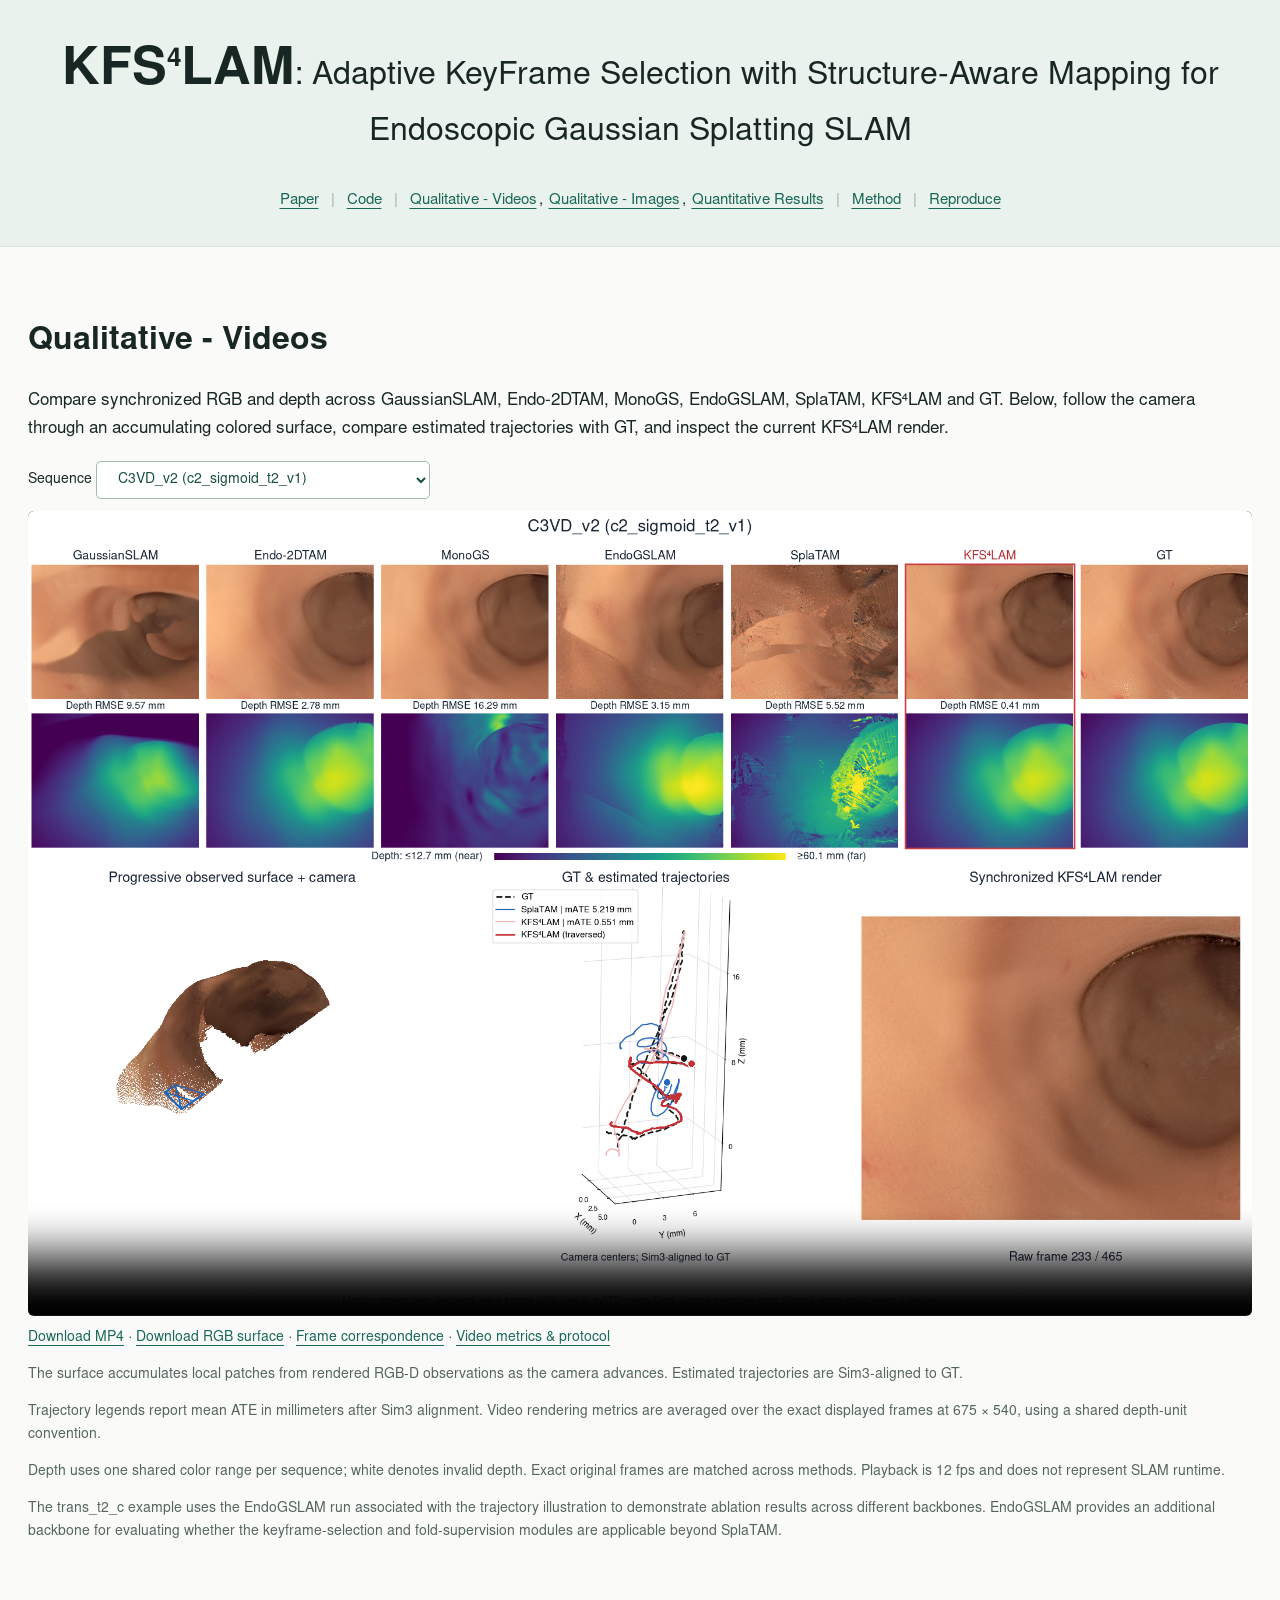
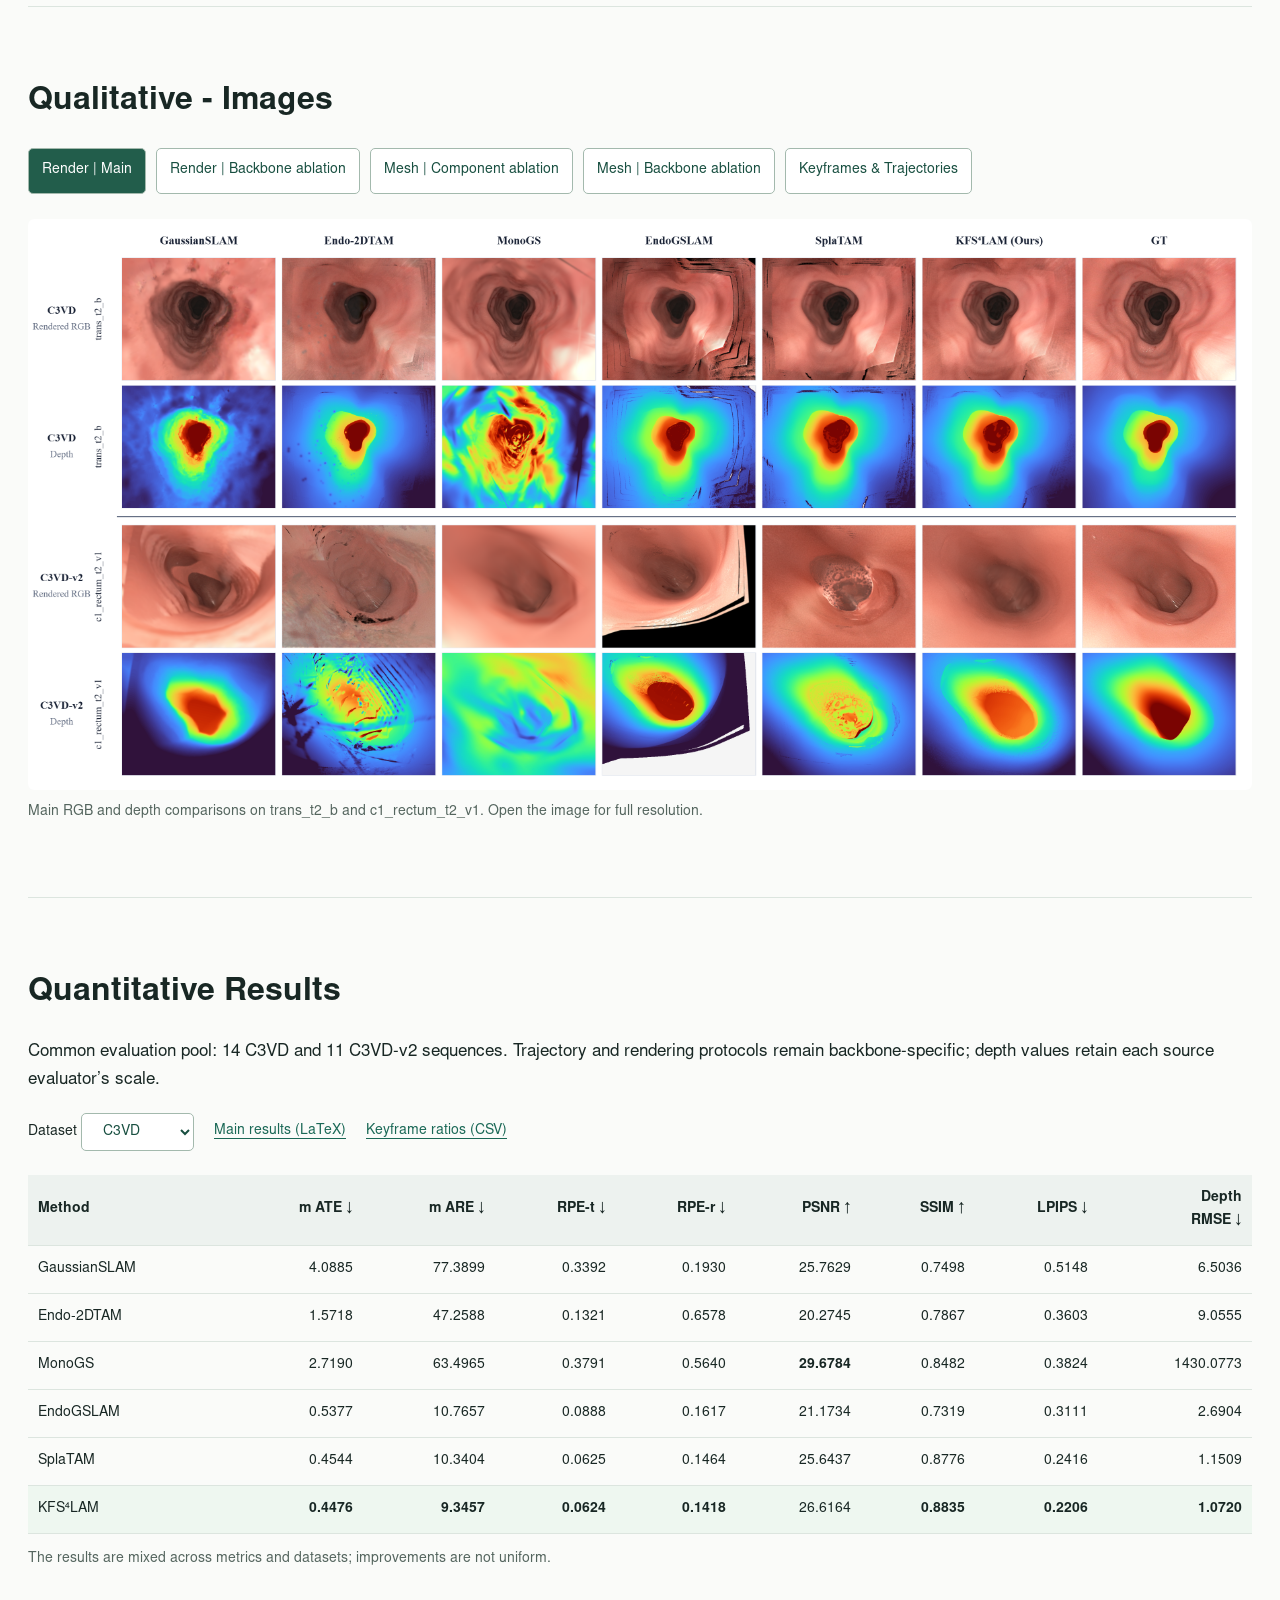
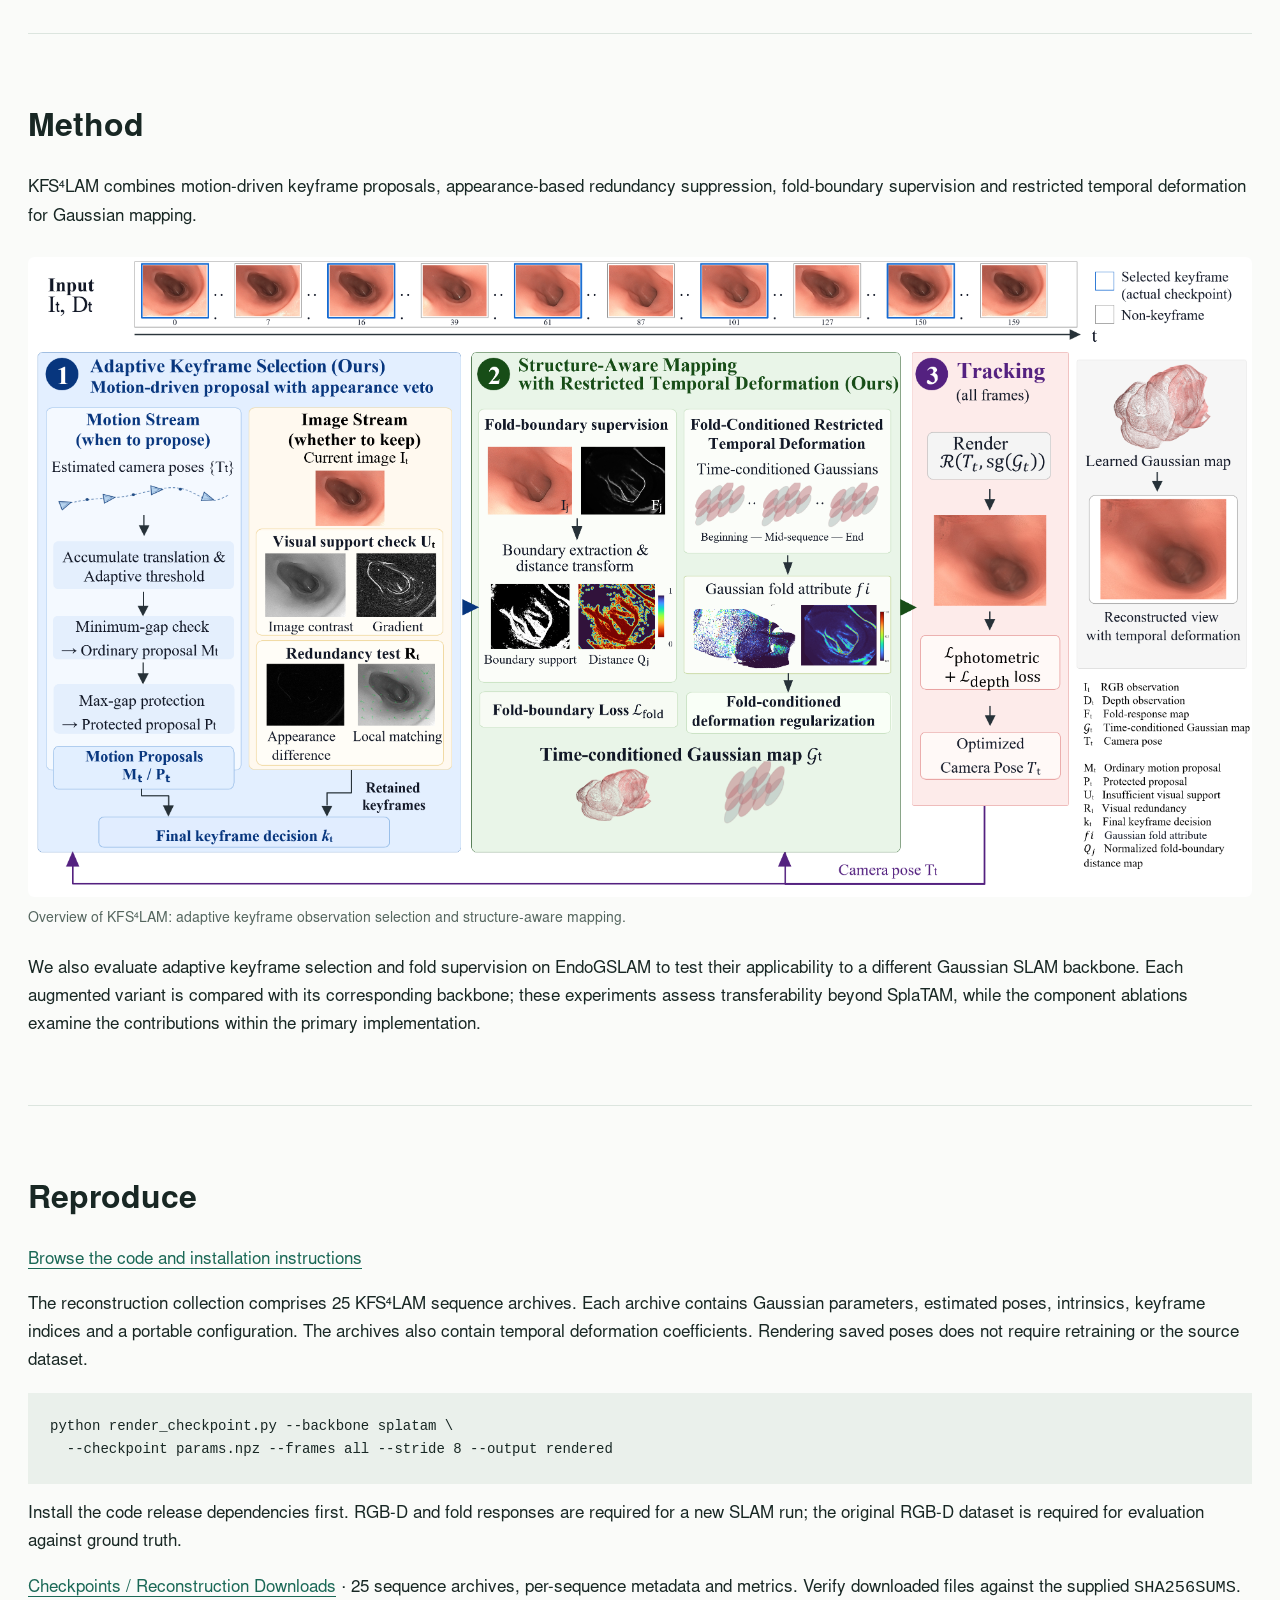
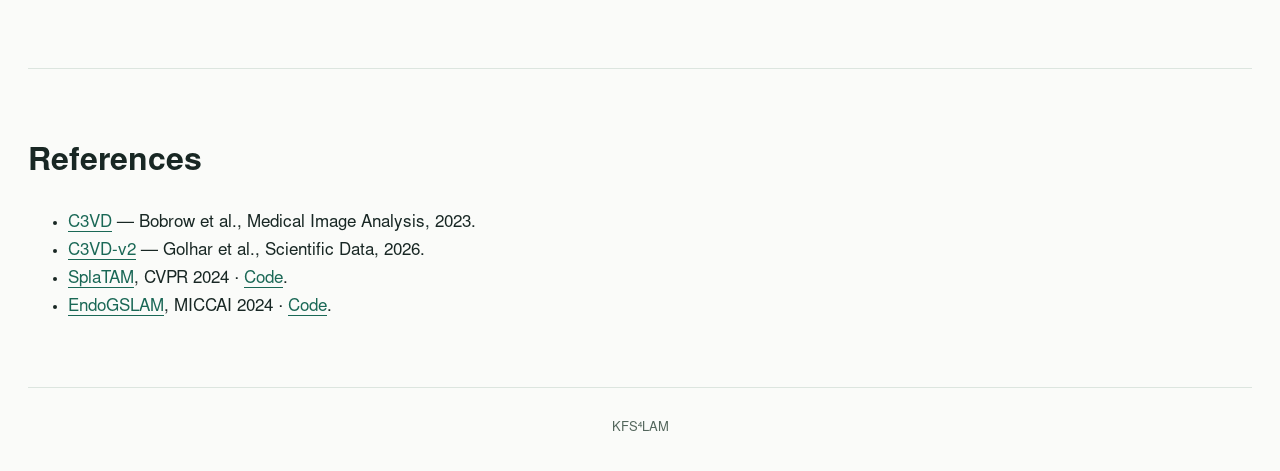
<file: docs/index.html>
<!doctype html><html lang="en"><head><meta charset="utf-8"><meta name="viewport" content="width=device-width,initial-scale=1"><meta name="referrer" content="no-referrer"><title>KFS⁴LAM: Adaptive KeyFrame Selection with Structure-Aware Mapping for Endoscopic Gaussian Splatting SLAM</title><link rel="icon" href="data:,"><link rel="stylesheet" href="style.css?v=20260916-apple"></head><body>
<header><h1><span class="brand">KFS<sup>4</sup>LAM</span><span class="title-rest">: Adaptive KeyFrame Selection with Structure-Aware Mapping for Endoscopic Gaussian Splatting SLAM</span></h1><nav aria-label="Page navigation"><a href="https://arxiv.org/abs/2610.22505" target="_blank" rel="noopener noreferrer">Paper</a><span aria-hidden="true">|</span><a href="https://anonymous.4open.science/r/KFS4LAM/">Code</a><span aria-hidden="true">|</span><a href="#videos">Qualitative - Videos</a><span class="nav-comma" aria-hidden="true">,</span><a href="#qualitative">Qualitative - Images</a><span class="nav-comma" aria-hidden="true">,</span><a href="#results">Quantitative Results</a><span aria-hidden="true">|</span><a href="#method">Method</a><span aria-hidden="true">|</span><a href="#reproduce">Reproduce</a></nav></header><main>
<section id="videos"><h2>Qualitative - Videos</h2><p>Compare synchronized RGB and depth across GaussianSLAM, Endo-2DTAM, MonoGS, EndoGSLAM, SplaTAM, KFS⁴LAM and GT. Below, follow the camera through an accumulating colored surface, compare estimated trajectories with GT, and inspect the current KFS⁴LAM render.</p><div class="controls"><label>Sequence <select id="video-sequence"><option value="c2_sigmoid_t2_v1">C3VD_v2 (c2_sigmoid_t2_v1)</option><option value="trans_t2_b">C3VD (trans_t2_b)</option><option value="trans_t2_c">C3VD (trans_t2_c) · EndoGSLAM backbone</option></select></label></div><figure><video id="splatam-video" controls preload="metadata" playsinline poster="assets/c2_sigmoid_t2_v1__rgbd_surface_preview.png?v=20260916-apple" ><source src="assets/c2_sigmoid_t2_v1__comparison_rgbd_surface.webm?v=20260916-apple" type="video/webm"><source src="assets/c2_sigmoid_t2_v1__comparison_rgbd_surface.mp4?v=20260916-apple" type="video/mp4"></video><figcaption><a id="splatam-download" href="assets/c2_sigmoid_t2_v1__comparison_rgbd_surface.mp4?v=20260916-apple" download>Download MP4</a> · <a id="mesh-download" href="assets/c2_sigmoid_t2_v1__observed_surface.ply?v=20260916-apple" download>Download RGB surface</a> · <a id="video-manifest" href="assets/c2_sigmoid_t2_v1__comparison_rgbd_surface.json?v=20260916-apple">Frame correspondence</a> · <a href="assets/video_metrics.json?v=20260916-apple">Video metrics &amp; protocol</a></figcaption></figure><p class="note">The surface accumulates local patches from rendered RGB-D observations as the camera advances. Estimated trajectories are Sim3-aligned to GT.</p><p class="note">Trajectory legends report mean ATE in millimeters after Sim3 alignment. Video rendering metrics are averaged over the exact displayed frames at 675 × 540, using a shared depth-unit convention.</p><p class="note">Depth uses one shared color range per sequence; white denotes invalid depth. Exact original frames are matched across methods. Playback is 12 fps and does not represent SLAM runtime.</p><p class="note">The trans_t2_c example uses the EndoGSLAM run associated with the trajectory illustration to demonstrate ablation results across different backbones. EndoGSLAM provides an additional backbone for evaluating whether the keyframe-selection and fold-supervision modules are applicable beyond SplaTAM.</p></section>
<section id="qualitative"><h2>Qualitative - Images</h2><div class="tabs"><button class="active" data-img="render_comparison.png">Render | Main</button><button data-img="ablation_render.svg">Render | Backbone ablation</button><button data-img="mesh_comparison.png">Mesh | Component ablation</button><button data-img="mesh_backbone_ablation.png">Mesh | Backbone ablation</button><button data-img="keyframe_trajectories.png">Keyframes &amp; Trajectories</button></div><figure><a id="fullsize" href="assets/render_comparison.png?v=20260916-apple"><img id="comparison" src="assets/render_comparison.png?v=20260916-apple" alt="Main RGB and depth comparison" loading="lazy"></a><figcaption id="comparison-caption">Main RGB and depth comparisons on trans_t2_b and c1_rectum_t2_v1. Open the image for full resolution.</figcaption></figure></section>
<section id="results"><h2>Quantitative Results</h2><p>Common evaluation pool: 14 C3VD and 11 C3VD-v2 sequences. Trajectory and rendering protocols remain backbone-specific; depth values retain each source evaluator’s scale.</p><div class="controls"><label>Dataset <select id="dataset"><option value="0">C3VD</option><option value="8">C3VD-v2</option></select></label><a href="main_results.tex" download>Main results (LaTeX)</a><a href="keyframe_ratios.csv" download>Keyframe ratios (CSV)</a></div><div class="table-wrap"><table><thead><tr><th>Method</th><th>m ATE ↓</th><th>m ARE ↓</th><th>RPE-t ↓</th><th>RPE-r ↓</th><th>PSNR ↑</th><th>SSIM ↑</th><th>LPIPS ↓</th><th>Depth<br>RMSE ↓</th></tr></thead><tbody id="scores"></tbody></table></div><p class="note">The results are mixed across metrics and datasets; improvements are not uniform. </p></section>
<section id="method"><h2>Method</h2><p>KFS⁴LAM combines motion-driven keyframe proposals, appearance-based redundancy suppression, fold-boundary supervision and restricted temporal deformation for Gaussian mapping.</p><figure><a href="assets/pipeline.png?v=20260916-apple"><img src="assets/pipeline.png?v=20260916-apple" alt="Pipeline overview"></a><figcaption>Overview of KFS⁴LAM: adaptive keyframe observation selection and structure-aware mapping.</figcaption></figure><p>We also evaluate adaptive keyframe selection and fold supervision on EndoGSLAM to test their applicability to a different Gaussian SLAM backbone. Each augmented variant is compared with its corresponding backbone; these experiments assess transferability beyond SplaTAM, while the component ablations examine the contributions within the primary implementation.</p></section>
<section id="reproduce"><h2>Reproduce</h2><p><a href="https://anonymous.4open.science/r/KFS4LAM/">Browse the code and installation instructions</a></p><p>The reconstruction collection comprises 25 KFS⁴LAM sequence archives. Each archive contains Gaussian parameters, estimated poses, intrinsics, keyframe indices and a portable configuration. The archives also contain temporal deformation coefficients. Rendering saved poses does not require retraining or the source dataset.</p><pre>python render_checkpoint.py --backbone splatam \
  --checkpoint params.npz --frames all --stride 8 --output rendered</pre><p>Install the code release dependencies first. RGB-D and fold responses are required for a new SLAM run; the original RGB-D dataset is required for evaluation against ground truth.</p><p><a href="https://github.com/XinweiJu/KFSLAM/releases/tag/reconstructions-v1">Checkpoints / Reconstruction Downloads</a> · 25 sequence archives, per-sequence metadata and metrics. Verify downloaded files against the supplied <code>SHA256SUMS</code>.</p></section>
<section id="references"><h2>References</h2><ul><li><a href="https://durrlab.github.io/C3VD/">C3VD</a> — Bobrow et al., Medical Image Analysis, 2023.</li><li><a href="https://durrlab.github.io/C3VDv2/">C3VD-v2</a> — Golhar et al., Scientific Data, 2026.</li><li><a href="https://arxiv.org/abs/2312.02126">SplaTAM</a>, CVPR 2024 · <a href="https://github.com/spla-tam/SplaTAM">Code</a>.</li><li><a href="https://arxiv.org/abs/2403.15124">EndoGSLAM</a>, MICCAI 2024 · <a href="https://github.com/Loping151/EndoGSLAM">Code</a>.</li></ul></section>
</main><footer>KFS⁴LAM</footer><script src="app.js?v=20260916-apple"></script></body></html>
</file>
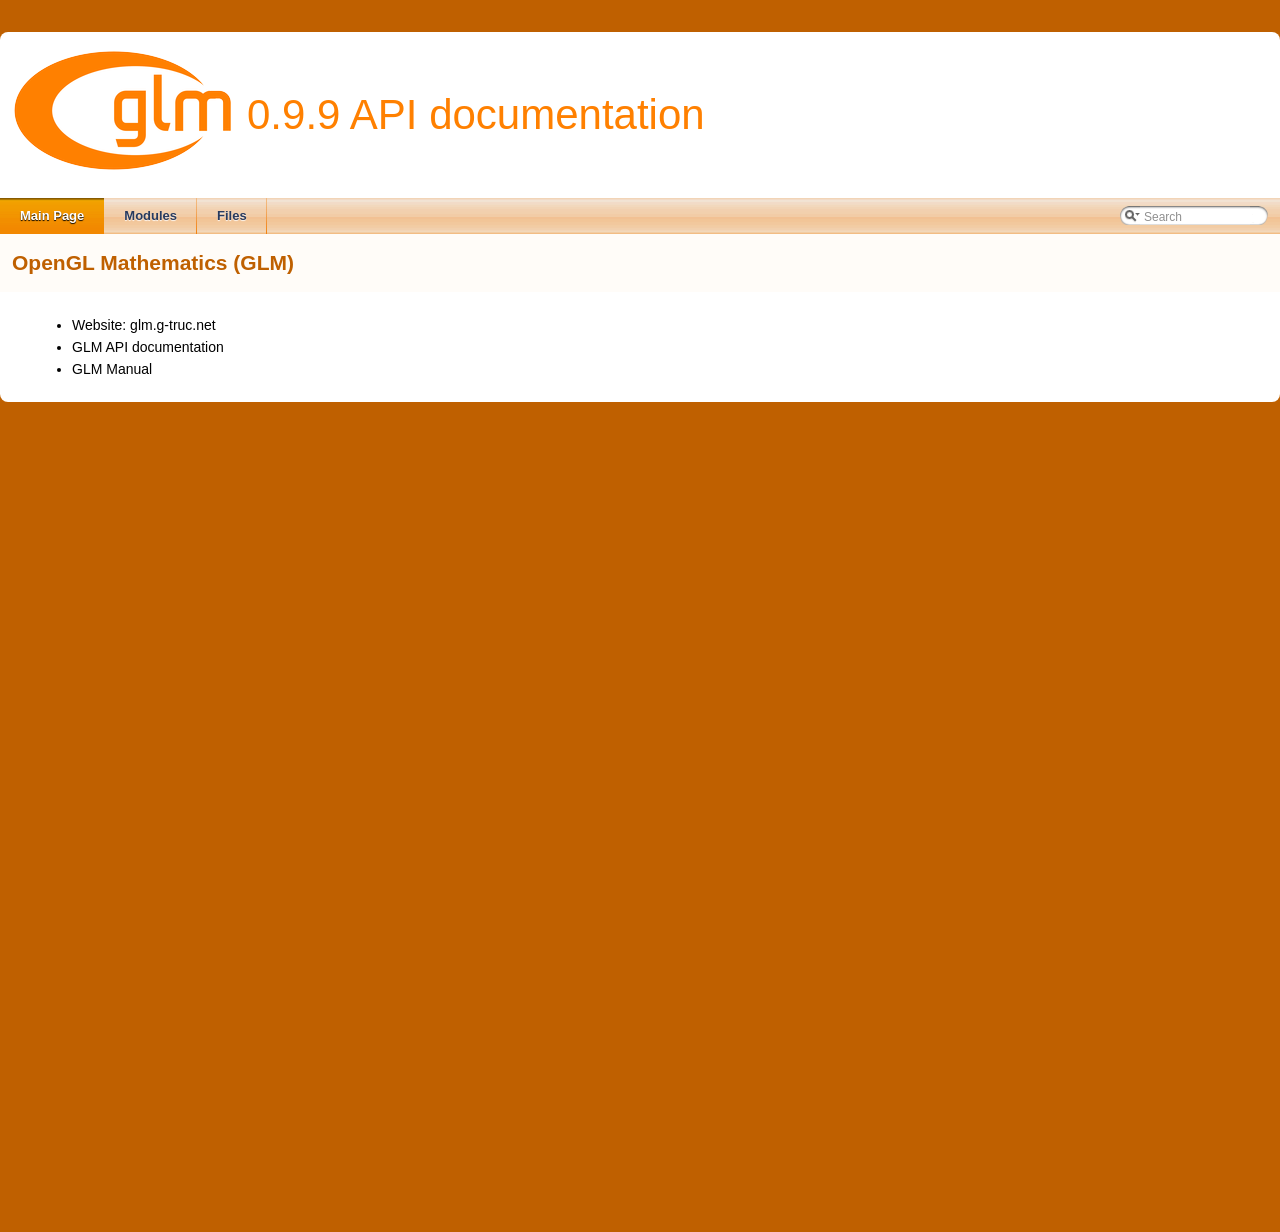
<file: third_party/monogs_rasterizer/third_party/glm/doc/api/index.html>
<!DOCTYPE html PUBLIC "-//W3C//DTD XHTML 1.0 Transitional//EN" "http://www.w3.org/TR/xhtml1/DTD/xhtml1-transitional.dtd">
<html xmlns="http://www.w3.org/1999/xhtml">
<head>
<meta http-equiv="Content-Type" content="text/xhtml;charset=UTF-8"/>
<meta http-equiv="X-UA-Compatible" content="IE=9"/>
<meta name="generator" content="Doxygen 1.8.10"/>
<title>0.9.9 API documentation: OpenGL Mathematics (GLM)</title>
<link href="tabs.css" rel="stylesheet" type="text/css"/>
<script type="text/javascript" src="jquery.js"></script>
<script type="text/javascript" src="dynsections.js"></script>
<link href="search/search.css" rel="stylesheet" type="text/css"/>
<script type="text/javascript" src="search/searchdata.js"></script>
<script type="text/javascript" src="search/search.js"></script>
<script type="text/javascript">
  $(document).ready(function() { init_search(); });
</script>
<link href="doxygen.css" rel="stylesheet" type="text/css" />
</head>
<body>
<div id="top"><!-- do not remove this div, it is closed by doxygen! -->
<div id="titlearea">
<table cellspacing="0" cellpadding="0">
 <tbody>
 <tr style="height: 56px;">
  <td id="projectlogo"><img alt="Logo" src="logo-mini.png"/></td>
  <td id="projectalign" style="padding-left: 0.5em;">
   <div id="projectname">0.9.9 API documentation
   </div>
  </td>
 </tr>
 </tbody>
</table>
</div>
<!-- end header part -->
<!-- Generated by Doxygen 1.8.10 -->
<script type="text/javascript">
var searchBox = new SearchBox("searchBox", "search",false,'Search');
</script>
  <div id="navrow1" class="tabs">
    <ul class="tablist">
      <li class="current"><a href="index.html"><span>Main&#160;Page</span></a></li>
      <li><a href="modules.html"><span>Modules</span></a></li>
      <li><a href="files.html"><span>Files</span></a></li>
      <li>
        <div id="MSearchBox" class="MSearchBoxInactive">
        <span class="left">
          <img id="MSearchSelect" src="search/mag_sel.png"
               onmouseover="return searchBox.OnSearchSelectShow()"
               onmouseout="return searchBox.OnSearchSelectHide()"
               alt=""/>
          <input type="text" id="MSearchField" value="Search" accesskey="S"
               onfocus="searchBox.OnSearchFieldFocus(true)" 
               onblur="searchBox.OnSearchFieldFocus(false)" 
               onkeyup="searchBox.OnSearchFieldChange(event)"/>
          </span><span class="right">
            <a id="MSearchClose" href="javascript:searchBox.CloseResultsWindow()"><img id="MSearchCloseImg" border="0" src="search/close.png" alt=""/></a>
          </span>
        </div>
      </li>
    </ul>
  </div>
</div><!-- top -->
<!-- window showing the filter options -->
<div id="MSearchSelectWindow"
     onmouseover="return searchBox.OnSearchSelectShow()"
     onmouseout="return searchBox.OnSearchSelectHide()"
     onkeydown="return searchBox.OnSearchSelectKey(event)">
</div>

<!-- iframe showing the search results (closed by default) -->
<div id="MSearchResultsWindow">
<iframe src="javascript:void(0)" frameborder="0" 
        name="MSearchResults" id="MSearchResults">
</iframe>
</div>

<div class="header">
  <div class="headertitle">
<div class="title">OpenGL Mathematics (GLM) </div>  </div>
</div><!--header-->
<div class="contents">
<div class="textblock"><ul>
<li>Website: <a href="https://glm.g-truc.net">glm.g-truc.net</a></li>
<li><a href="modules.html">GLM API documentation</a></li>
<li><a href="https://github.com/g-truc/glm/blob/master/manual.md">GLM Manual</a> </li>
</ul>
</div></div><!-- contents -->
<!-- start footer part -->
<hr class="footer"/><address class="footer"><small>
Generated by &#160;<a href="http://www.doxygen.org/index.html">
<img class="footer" src="doxygen.png" alt="doxygen"/>
</a> 1.8.10
</small></address>
</body>
</html>
</file>
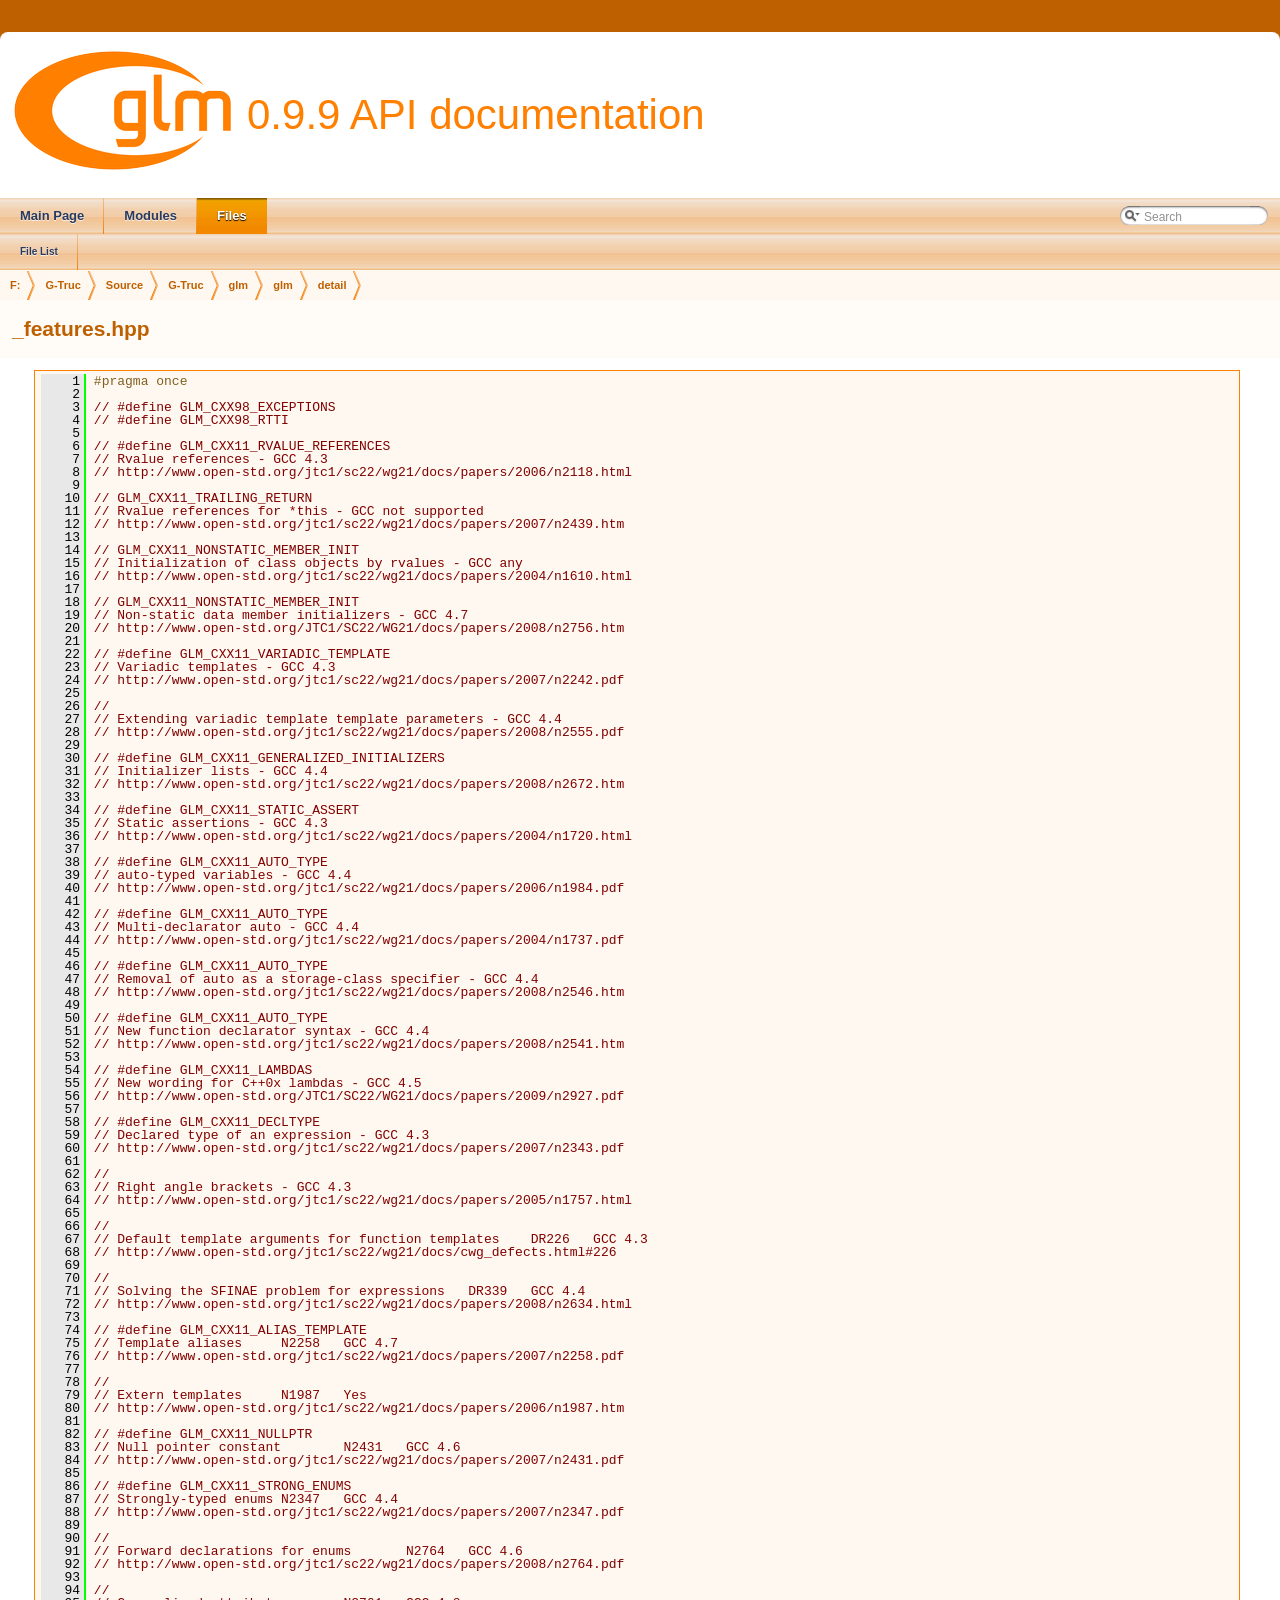
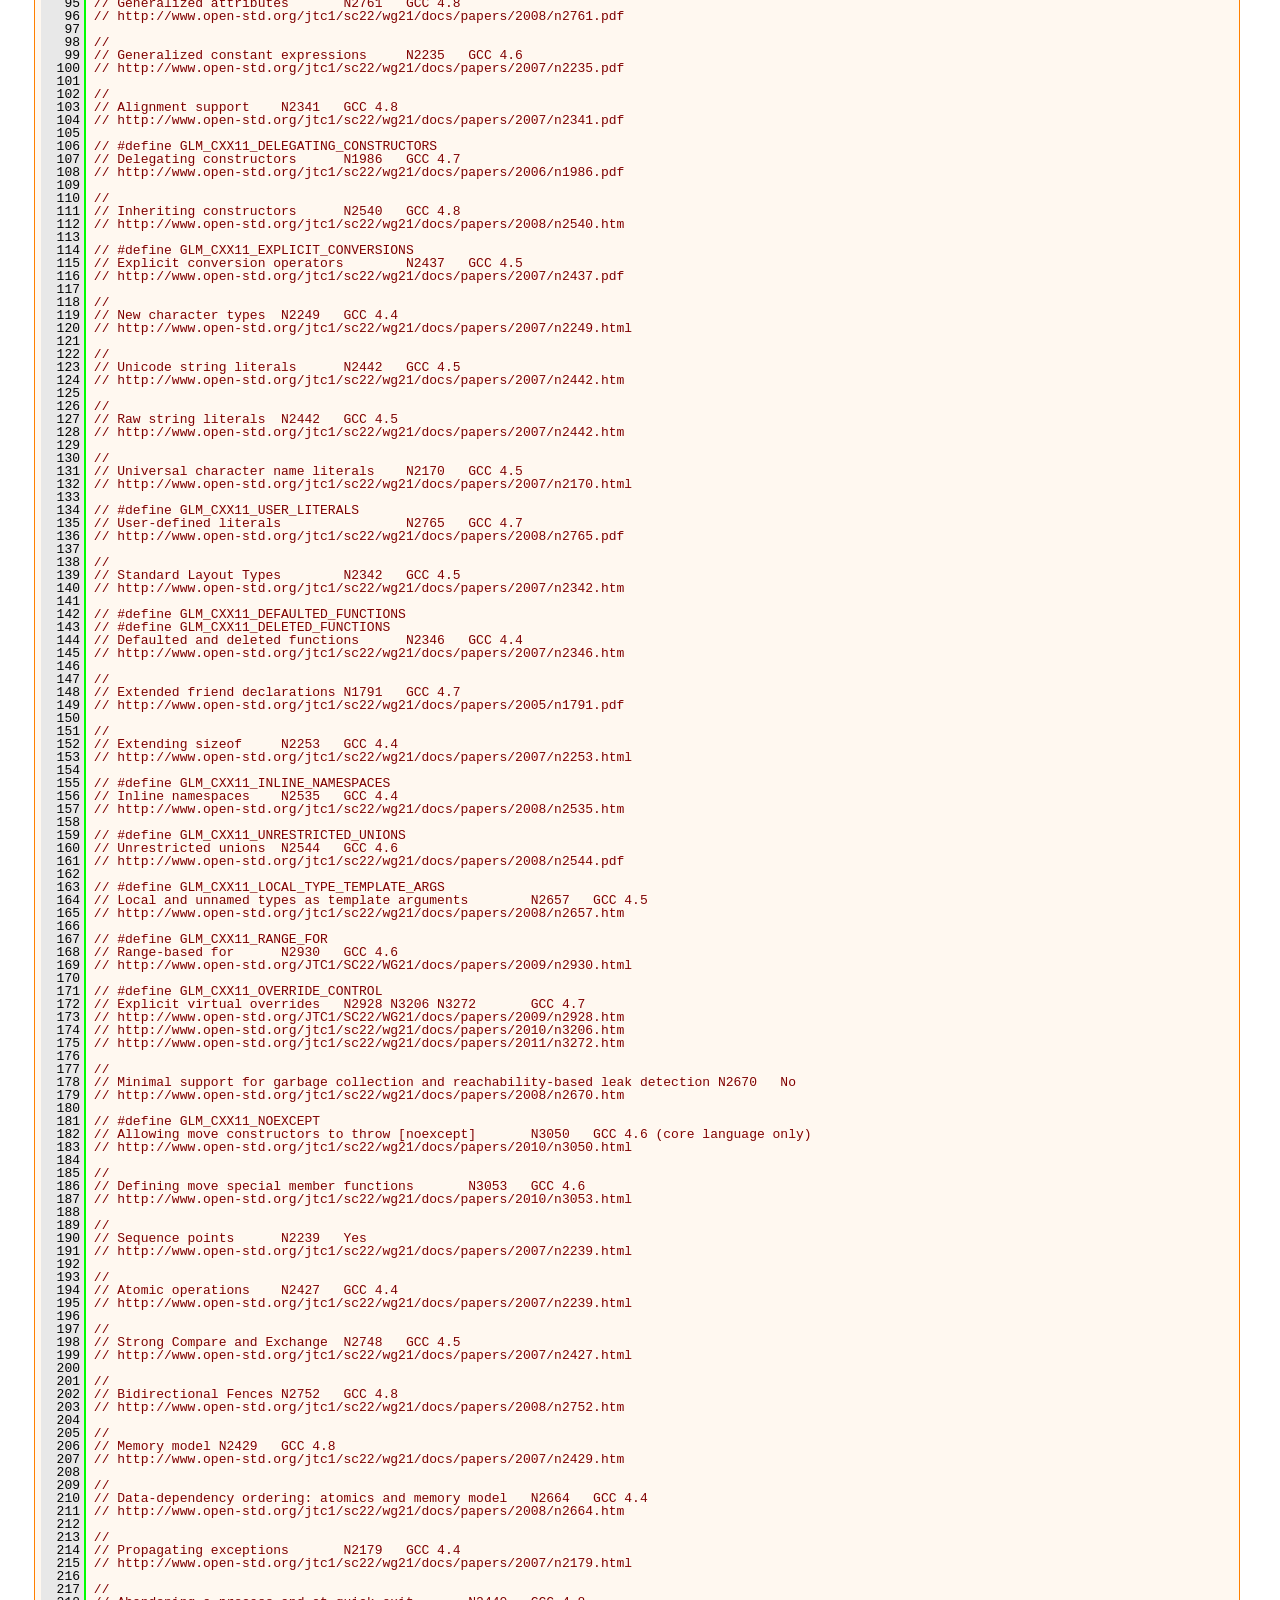
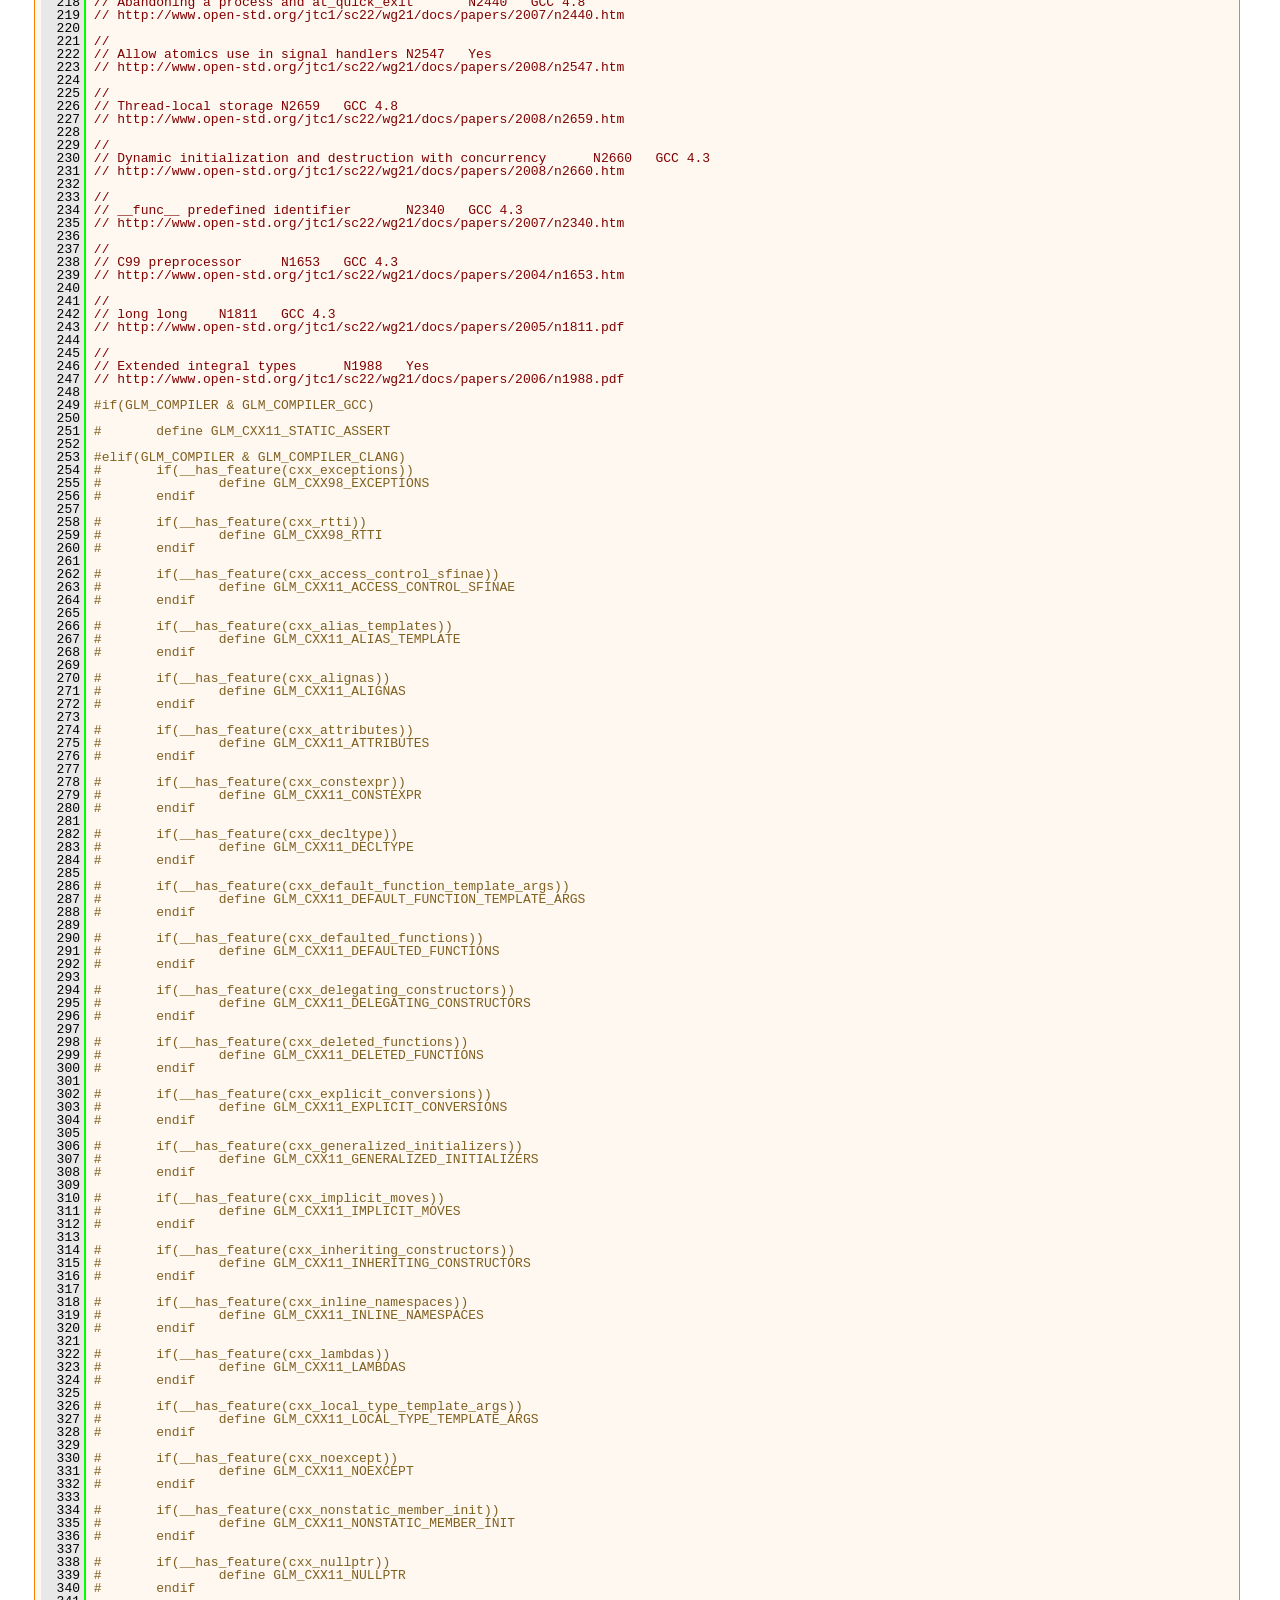
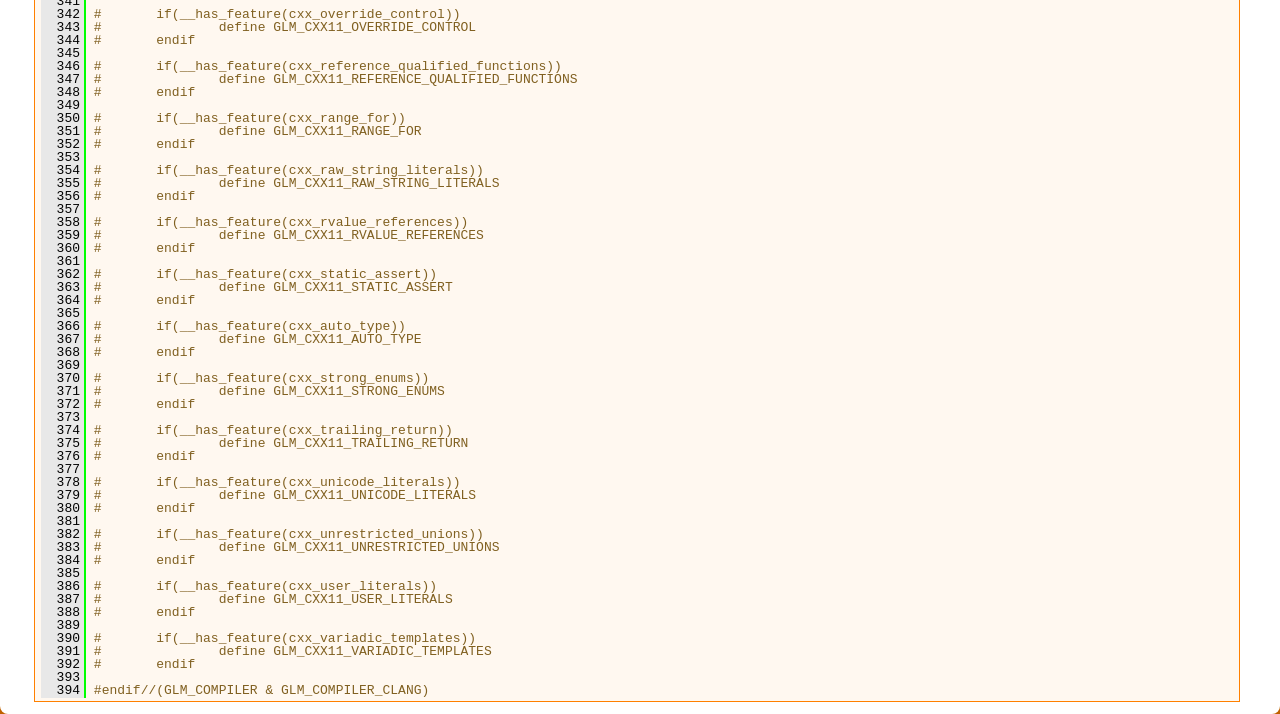
<file: third_party/monogs_rasterizer/third_party/glm/doc/api/a00001_source.html>
<!DOCTYPE html PUBLIC "-//W3C//DTD XHTML 1.0 Transitional//EN" "http://www.w3.org/TR/xhtml1/DTD/xhtml1-transitional.dtd">
<html xmlns="http://www.w3.org/1999/xhtml">
<head>
<meta http-equiv="Content-Type" content="text/xhtml;charset=UTF-8"/>
<meta http-equiv="X-UA-Compatible" content="IE=9"/>
<meta name="generator" content="Doxygen 1.8.10"/>
<title>0.9.9 API documentation: _features.hpp Source File</title>
<link href="tabs.css" rel="stylesheet" type="text/css"/>
<script type="text/javascript" src="jquery.js"></script>
<script type="text/javascript" src="dynsections.js"></script>
<link href="search/search.css" rel="stylesheet" type="text/css"/>
<script type="text/javascript" src="search/searchdata.js"></script>
<script type="text/javascript" src="search/search.js"></script>
<script type="text/javascript">
  $(document).ready(function() { init_search(); });
</script>
<link href="doxygen.css" rel="stylesheet" type="text/css" />
</head>
<body>
<div id="top"><!-- do not remove this div, it is closed by doxygen! -->
<div id="titlearea">
<table cellspacing="0" cellpadding="0">
 <tbody>
 <tr style="height: 56px;">
  <td id="projectlogo"><img alt="Logo" src="logo-mini.png"/></td>
  <td id="projectalign" style="padding-left: 0.5em;">
   <div id="projectname">0.9.9 API documentation
   </div>
  </td>
 </tr>
 </tbody>
</table>
</div>
<!-- end header part -->
<!-- Generated by Doxygen 1.8.10 -->
<script type="text/javascript">
var searchBox = new SearchBox("searchBox", "search",false,'Search');
</script>
  <div id="navrow1" class="tabs">
    <ul class="tablist">
      <li><a href="index.html"><span>Main&#160;Page</span></a></li>
      <li><a href="modules.html"><span>Modules</span></a></li>
      <li class="current"><a href="files.html"><span>Files</span></a></li>
      <li>
        <div id="MSearchBox" class="MSearchBoxInactive">
        <span class="left">
          <img id="MSearchSelect" src="search/mag_sel.png"
               onmouseover="return searchBox.OnSearchSelectShow()"
               onmouseout="return searchBox.OnSearchSelectHide()"
               alt=""/>
          <input type="text" id="MSearchField" value="Search" accesskey="S"
               onfocus="searchBox.OnSearchFieldFocus(true)" 
               onblur="searchBox.OnSearchFieldFocus(false)" 
               onkeyup="searchBox.OnSearchFieldChange(event)"/>
          </span><span class="right">
            <a id="MSearchClose" href="javascript:searchBox.CloseResultsWindow()"><img id="MSearchCloseImg" border="0" src="search/close.png" alt=""/></a>
          </span>
        </div>
      </li>
    </ul>
  </div>
  <div id="navrow2" class="tabs2">
    <ul class="tablist">
      <li><a href="files.html"><span>File&#160;List</span></a></li>
    </ul>
  </div>
<!-- window showing the filter options -->
<div id="MSearchSelectWindow"
     onmouseover="return searchBox.OnSearchSelectShow()"
     onmouseout="return searchBox.OnSearchSelectHide()"
     onkeydown="return searchBox.OnSearchSelectKey(event)">
</div>

<!-- iframe showing the search results (closed by default) -->
<div id="MSearchResultsWindow">
<iframe src="javascript:void(0)" frameborder="0" 
        name="MSearchResults" id="MSearchResults">
</iframe>
</div>

<div id="nav-path" class="navpath">
  <ul>
<li class="navelem"><a class="el" href="dir_3a581ba30d25676e4b797b1f96d53b45.html">F:</a></li><li class="navelem"><a class="el" href="dir_9e5fe034a00e89334fd5186c3e7db156.html">G-Truc</a></li><li class="navelem"><a class="el" href="dir_d9496f0844b48bc7e53b5af8c99b9ab2.html">Source</a></li><li class="navelem"><a class="el" href="dir_a8bee7be44182a33f3820393ae0b105d.html">G-Truc</a></li><li class="navelem"><a class="el" href="dir_44e5e654415abd9ca6fdeaddaff8565e.html">glm</a></li><li class="navelem"><a class="el" href="dir_cef2d71d502cb69a9252bca2297d9549.html">glm</a></li><li class="navelem"><a class="el" href="dir_033f5edb0915b828d2c46ed4804e5503.html">detail</a></li>  </ul>
</div>
</div><!-- top -->
<div class="header">
  <div class="headertitle">
<div class="title">_features.hpp</div>  </div>
</div><!--header-->
<div class="contents">
<div class="fragment"><div class="line"><a name="l00001"></a><span class="lineno">    1</span>&#160;<span class="preprocessor">#pragma once</span></div>
<div class="line"><a name="l00002"></a><span class="lineno">    2</span>&#160;</div>
<div class="line"><a name="l00003"></a><span class="lineno">    3</span>&#160;<span class="comment">// #define GLM_CXX98_EXCEPTIONS</span></div>
<div class="line"><a name="l00004"></a><span class="lineno">    4</span>&#160;<span class="comment">// #define GLM_CXX98_RTTI</span></div>
<div class="line"><a name="l00005"></a><span class="lineno">    5</span>&#160;</div>
<div class="line"><a name="l00006"></a><span class="lineno">    6</span>&#160;<span class="comment">// #define GLM_CXX11_RVALUE_REFERENCES</span></div>
<div class="line"><a name="l00007"></a><span class="lineno">    7</span>&#160;<span class="comment">// Rvalue references - GCC 4.3</span></div>
<div class="line"><a name="l00008"></a><span class="lineno">    8</span>&#160;<span class="comment">// http://www.open-std.org/jtc1/sc22/wg21/docs/papers/2006/n2118.html</span></div>
<div class="line"><a name="l00009"></a><span class="lineno">    9</span>&#160;</div>
<div class="line"><a name="l00010"></a><span class="lineno">   10</span>&#160;<span class="comment">// GLM_CXX11_TRAILING_RETURN</span></div>
<div class="line"><a name="l00011"></a><span class="lineno">   11</span>&#160;<span class="comment">// Rvalue references for *this - GCC not supported</span></div>
<div class="line"><a name="l00012"></a><span class="lineno">   12</span>&#160;<span class="comment">// http://www.open-std.org/jtc1/sc22/wg21/docs/papers/2007/n2439.htm</span></div>
<div class="line"><a name="l00013"></a><span class="lineno">   13</span>&#160;</div>
<div class="line"><a name="l00014"></a><span class="lineno">   14</span>&#160;<span class="comment">// GLM_CXX11_NONSTATIC_MEMBER_INIT</span></div>
<div class="line"><a name="l00015"></a><span class="lineno">   15</span>&#160;<span class="comment">// Initialization of class objects by rvalues - GCC any</span></div>
<div class="line"><a name="l00016"></a><span class="lineno">   16</span>&#160;<span class="comment">// http://www.open-std.org/jtc1/sc22/wg21/docs/papers/2004/n1610.html</span></div>
<div class="line"><a name="l00017"></a><span class="lineno">   17</span>&#160;</div>
<div class="line"><a name="l00018"></a><span class="lineno">   18</span>&#160;<span class="comment">// GLM_CXX11_NONSTATIC_MEMBER_INIT</span></div>
<div class="line"><a name="l00019"></a><span class="lineno">   19</span>&#160;<span class="comment">// Non-static data member initializers - GCC 4.7</span></div>
<div class="line"><a name="l00020"></a><span class="lineno">   20</span>&#160;<span class="comment">// http://www.open-std.org/JTC1/SC22/WG21/docs/papers/2008/n2756.htm</span></div>
<div class="line"><a name="l00021"></a><span class="lineno">   21</span>&#160;</div>
<div class="line"><a name="l00022"></a><span class="lineno">   22</span>&#160;<span class="comment">// #define GLM_CXX11_VARIADIC_TEMPLATE</span></div>
<div class="line"><a name="l00023"></a><span class="lineno">   23</span>&#160;<span class="comment">// Variadic templates - GCC 4.3</span></div>
<div class="line"><a name="l00024"></a><span class="lineno">   24</span>&#160;<span class="comment">// http://www.open-std.org/jtc1/sc22/wg21/docs/papers/2007/n2242.pdf</span></div>
<div class="line"><a name="l00025"></a><span class="lineno">   25</span>&#160;</div>
<div class="line"><a name="l00026"></a><span class="lineno">   26</span>&#160;<span class="comment">//</span></div>
<div class="line"><a name="l00027"></a><span class="lineno">   27</span>&#160;<span class="comment">// Extending variadic template template parameters - GCC 4.4</span></div>
<div class="line"><a name="l00028"></a><span class="lineno">   28</span>&#160;<span class="comment">// http://www.open-std.org/jtc1/sc22/wg21/docs/papers/2008/n2555.pdf</span></div>
<div class="line"><a name="l00029"></a><span class="lineno">   29</span>&#160;</div>
<div class="line"><a name="l00030"></a><span class="lineno">   30</span>&#160;<span class="comment">// #define GLM_CXX11_GENERALIZED_INITIALIZERS</span></div>
<div class="line"><a name="l00031"></a><span class="lineno">   31</span>&#160;<span class="comment">// Initializer lists - GCC 4.4</span></div>
<div class="line"><a name="l00032"></a><span class="lineno">   32</span>&#160;<span class="comment">// http://www.open-std.org/jtc1/sc22/wg21/docs/papers/2008/n2672.htm</span></div>
<div class="line"><a name="l00033"></a><span class="lineno">   33</span>&#160;</div>
<div class="line"><a name="l00034"></a><span class="lineno">   34</span>&#160;<span class="comment">// #define GLM_CXX11_STATIC_ASSERT</span></div>
<div class="line"><a name="l00035"></a><span class="lineno">   35</span>&#160;<span class="comment">// Static assertions - GCC 4.3</span></div>
<div class="line"><a name="l00036"></a><span class="lineno">   36</span>&#160;<span class="comment">// http://www.open-std.org/jtc1/sc22/wg21/docs/papers/2004/n1720.html</span></div>
<div class="line"><a name="l00037"></a><span class="lineno">   37</span>&#160;</div>
<div class="line"><a name="l00038"></a><span class="lineno">   38</span>&#160;<span class="comment">// #define GLM_CXX11_AUTO_TYPE</span></div>
<div class="line"><a name="l00039"></a><span class="lineno">   39</span>&#160;<span class="comment">// auto-typed variables - GCC 4.4</span></div>
<div class="line"><a name="l00040"></a><span class="lineno">   40</span>&#160;<span class="comment">// http://www.open-std.org/jtc1/sc22/wg21/docs/papers/2006/n1984.pdf</span></div>
<div class="line"><a name="l00041"></a><span class="lineno">   41</span>&#160;</div>
<div class="line"><a name="l00042"></a><span class="lineno">   42</span>&#160;<span class="comment">// #define GLM_CXX11_AUTO_TYPE</span></div>
<div class="line"><a name="l00043"></a><span class="lineno">   43</span>&#160;<span class="comment">// Multi-declarator auto - GCC 4.4</span></div>
<div class="line"><a name="l00044"></a><span class="lineno">   44</span>&#160;<span class="comment">// http://www.open-std.org/jtc1/sc22/wg21/docs/papers/2004/n1737.pdf</span></div>
<div class="line"><a name="l00045"></a><span class="lineno">   45</span>&#160;</div>
<div class="line"><a name="l00046"></a><span class="lineno">   46</span>&#160;<span class="comment">// #define GLM_CXX11_AUTO_TYPE</span></div>
<div class="line"><a name="l00047"></a><span class="lineno">   47</span>&#160;<span class="comment">// Removal of auto as a storage-class specifier - GCC 4.4</span></div>
<div class="line"><a name="l00048"></a><span class="lineno">   48</span>&#160;<span class="comment">// http://www.open-std.org/jtc1/sc22/wg21/docs/papers/2008/n2546.htm</span></div>
<div class="line"><a name="l00049"></a><span class="lineno">   49</span>&#160;</div>
<div class="line"><a name="l00050"></a><span class="lineno">   50</span>&#160;<span class="comment">// #define GLM_CXX11_AUTO_TYPE</span></div>
<div class="line"><a name="l00051"></a><span class="lineno">   51</span>&#160;<span class="comment">// New function declarator syntax - GCC 4.4</span></div>
<div class="line"><a name="l00052"></a><span class="lineno">   52</span>&#160;<span class="comment">// http://www.open-std.org/jtc1/sc22/wg21/docs/papers/2008/n2541.htm</span></div>
<div class="line"><a name="l00053"></a><span class="lineno">   53</span>&#160;</div>
<div class="line"><a name="l00054"></a><span class="lineno">   54</span>&#160;<span class="comment">// #define GLM_CXX11_LAMBDAS</span></div>
<div class="line"><a name="l00055"></a><span class="lineno">   55</span>&#160;<span class="comment">// New wording for C++0x lambdas - GCC 4.5</span></div>
<div class="line"><a name="l00056"></a><span class="lineno">   56</span>&#160;<span class="comment">// http://www.open-std.org/JTC1/SC22/WG21/docs/papers/2009/n2927.pdf</span></div>
<div class="line"><a name="l00057"></a><span class="lineno">   57</span>&#160;</div>
<div class="line"><a name="l00058"></a><span class="lineno">   58</span>&#160;<span class="comment">// #define GLM_CXX11_DECLTYPE</span></div>
<div class="line"><a name="l00059"></a><span class="lineno">   59</span>&#160;<span class="comment">// Declared type of an expression - GCC 4.3</span></div>
<div class="line"><a name="l00060"></a><span class="lineno">   60</span>&#160;<span class="comment">// http://www.open-std.org/jtc1/sc22/wg21/docs/papers/2007/n2343.pdf</span></div>
<div class="line"><a name="l00061"></a><span class="lineno">   61</span>&#160;</div>
<div class="line"><a name="l00062"></a><span class="lineno">   62</span>&#160;<span class="comment">//</span></div>
<div class="line"><a name="l00063"></a><span class="lineno">   63</span>&#160;<span class="comment">// Right angle brackets - GCC 4.3</span></div>
<div class="line"><a name="l00064"></a><span class="lineno">   64</span>&#160;<span class="comment">// http://www.open-std.org/jtc1/sc22/wg21/docs/papers/2005/n1757.html</span></div>
<div class="line"><a name="l00065"></a><span class="lineno">   65</span>&#160;</div>
<div class="line"><a name="l00066"></a><span class="lineno">   66</span>&#160;<span class="comment">//</span></div>
<div class="line"><a name="l00067"></a><span class="lineno">   67</span>&#160;<span class="comment">// Default template arguments for function templates    DR226   GCC 4.3</span></div>
<div class="line"><a name="l00068"></a><span class="lineno">   68</span>&#160;<span class="comment">// http://www.open-std.org/jtc1/sc22/wg21/docs/cwg_defects.html#226</span></div>
<div class="line"><a name="l00069"></a><span class="lineno">   69</span>&#160;</div>
<div class="line"><a name="l00070"></a><span class="lineno">   70</span>&#160;<span class="comment">//</span></div>
<div class="line"><a name="l00071"></a><span class="lineno">   71</span>&#160;<span class="comment">// Solving the SFINAE problem for expressions   DR339   GCC 4.4</span></div>
<div class="line"><a name="l00072"></a><span class="lineno">   72</span>&#160;<span class="comment">// http://www.open-std.org/jtc1/sc22/wg21/docs/papers/2008/n2634.html</span></div>
<div class="line"><a name="l00073"></a><span class="lineno">   73</span>&#160;</div>
<div class="line"><a name="l00074"></a><span class="lineno">   74</span>&#160;<span class="comment">// #define GLM_CXX11_ALIAS_TEMPLATE</span></div>
<div class="line"><a name="l00075"></a><span class="lineno">   75</span>&#160;<span class="comment">// Template aliases     N2258   GCC 4.7</span></div>
<div class="line"><a name="l00076"></a><span class="lineno">   76</span>&#160;<span class="comment">// http://www.open-std.org/jtc1/sc22/wg21/docs/papers/2007/n2258.pdf</span></div>
<div class="line"><a name="l00077"></a><span class="lineno">   77</span>&#160;</div>
<div class="line"><a name="l00078"></a><span class="lineno">   78</span>&#160;<span class="comment">//</span></div>
<div class="line"><a name="l00079"></a><span class="lineno">   79</span>&#160;<span class="comment">// Extern templates     N1987   Yes</span></div>
<div class="line"><a name="l00080"></a><span class="lineno">   80</span>&#160;<span class="comment">// http://www.open-std.org/jtc1/sc22/wg21/docs/papers/2006/n1987.htm</span></div>
<div class="line"><a name="l00081"></a><span class="lineno">   81</span>&#160;</div>
<div class="line"><a name="l00082"></a><span class="lineno">   82</span>&#160;<span class="comment">// #define GLM_CXX11_NULLPTR</span></div>
<div class="line"><a name="l00083"></a><span class="lineno">   83</span>&#160;<span class="comment">// Null pointer constant        N2431   GCC 4.6</span></div>
<div class="line"><a name="l00084"></a><span class="lineno">   84</span>&#160;<span class="comment">// http://www.open-std.org/jtc1/sc22/wg21/docs/papers/2007/n2431.pdf</span></div>
<div class="line"><a name="l00085"></a><span class="lineno">   85</span>&#160;</div>
<div class="line"><a name="l00086"></a><span class="lineno">   86</span>&#160;<span class="comment">// #define GLM_CXX11_STRONG_ENUMS</span></div>
<div class="line"><a name="l00087"></a><span class="lineno">   87</span>&#160;<span class="comment">// Strongly-typed enums N2347   GCC 4.4</span></div>
<div class="line"><a name="l00088"></a><span class="lineno">   88</span>&#160;<span class="comment">// http://www.open-std.org/jtc1/sc22/wg21/docs/papers/2007/n2347.pdf</span></div>
<div class="line"><a name="l00089"></a><span class="lineno">   89</span>&#160;</div>
<div class="line"><a name="l00090"></a><span class="lineno">   90</span>&#160;<span class="comment">//</span></div>
<div class="line"><a name="l00091"></a><span class="lineno">   91</span>&#160;<span class="comment">// Forward declarations for enums       N2764   GCC 4.6</span></div>
<div class="line"><a name="l00092"></a><span class="lineno">   92</span>&#160;<span class="comment">// http://www.open-std.org/jtc1/sc22/wg21/docs/papers/2008/n2764.pdf</span></div>
<div class="line"><a name="l00093"></a><span class="lineno">   93</span>&#160;</div>
<div class="line"><a name="l00094"></a><span class="lineno">   94</span>&#160;<span class="comment">//</span></div>
<div class="line"><a name="l00095"></a><span class="lineno">   95</span>&#160;<span class="comment">// Generalized attributes       N2761   GCC 4.8</span></div>
<div class="line"><a name="l00096"></a><span class="lineno">   96</span>&#160;<span class="comment">// http://www.open-std.org/jtc1/sc22/wg21/docs/papers/2008/n2761.pdf</span></div>
<div class="line"><a name="l00097"></a><span class="lineno">   97</span>&#160;</div>
<div class="line"><a name="l00098"></a><span class="lineno">   98</span>&#160;<span class="comment">//</span></div>
<div class="line"><a name="l00099"></a><span class="lineno">   99</span>&#160;<span class="comment">// Generalized constant expressions     N2235   GCC 4.6</span></div>
<div class="line"><a name="l00100"></a><span class="lineno">  100</span>&#160;<span class="comment">// http://www.open-std.org/jtc1/sc22/wg21/docs/papers/2007/n2235.pdf</span></div>
<div class="line"><a name="l00101"></a><span class="lineno">  101</span>&#160;</div>
<div class="line"><a name="l00102"></a><span class="lineno">  102</span>&#160;<span class="comment">//</span></div>
<div class="line"><a name="l00103"></a><span class="lineno">  103</span>&#160;<span class="comment">// Alignment support    N2341   GCC 4.8</span></div>
<div class="line"><a name="l00104"></a><span class="lineno">  104</span>&#160;<span class="comment">// http://www.open-std.org/jtc1/sc22/wg21/docs/papers/2007/n2341.pdf</span></div>
<div class="line"><a name="l00105"></a><span class="lineno">  105</span>&#160;</div>
<div class="line"><a name="l00106"></a><span class="lineno">  106</span>&#160;<span class="comment">// #define GLM_CXX11_DELEGATING_CONSTRUCTORS</span></div>
<div class="line"><a name="l00107"></a><span class="lineno">  107</span>&#160;<span class="comment">// Delegating constructors      N1986   GCC 4.7</span></div>
<div class="line"><a name="l00108"></a><span class="lineno">  108</span>&#160;<span class="comment">// http://www.open-std.org/jtc1/sc22/wg21/docs/papers/2006/n1986.pdf</span></div>
<div class="line"><a name="l00109"></a><span class="lineno">  109</span>&#160;</div>
<div class="line"><a name="l00110"></a><span class="lineno">  110</span>&#160;<span class="comment">//</span></div>
<div class="line"><a name="l00111"></a><span class="lineno">  111</span>&#160;<span class="comment">// Inheriting constructors      N2540   GCC 4.8</span></div>
<div class="line"><a name="l00112"></a><span class="lineno">  112</span>&#160;<span class="comment">// http://www.open-std.org/jtc1/sc22/wg21/docs/papers/2008/n2540.htm</span></div>
<div class="line"><a name="l00113"></a><span class="lineno">  113</span>&#160;</div>
<div class="line"><a name="l00114"></a><span class="lineno">  114</span>&#160;<span class="comment">// #define GLM_CXX11_EXPLICIT_CONVERSIONS</span></div>
<div class="line"><a name="l00115"></a><span class="lineno">  115</span>&#160;<span class="comment">// Explicit conversion operators        N2437   GCC 4.5</span></div>
<div class="line"><a name="l00116"></a><span class="lineno">  116</span>&#160;<span class="comment">// http://www.open-std.org/jtc1/sc22/wg21/docs/papers/2007/n2437.pdf</span></div>
<div class="line"><a name="l00117"></a><span class="lineno">  117</span>&#160;</div>
<div class="line"><a name="l00118"></a><span class="lineno">  118</span>&#160;<span class="comment">//</span></div>
<div class="line"><a name="l00119"></a><span class="lineno">  119</span>&#160;<span class="comment">// New character types  N2249   GCC 4.4</span></div>
<div class="line"><a name="l00120"></a><span class="lineno">  120</span>&#160;<span class="comment">// http://www.open-std.org/jtc1/sc22/wg21/docs/papers/2007/n2249.html</span></div>
<div class="line"><a name="l00121"></a><span class="lineno">  121</span>&#160;</div>
<div class="line"><a name="l00122"></a><span class="lineno">  122</span>&#160;<span class="comment">//</span></div>
<div class="line"><a name="l00123"></a><span class="lineno">  123</span>&#160;<span class="comment">// Unicode string literals      N2442   GCC 4.5</span></div>
<div class="line"><a name="l00124"></a><span class="lineno">  124</span>&#160;<span class="comment">// http://www.open-std.org/jtc1/sc22/wg21/docs/papers/2007/n2442.htm</span></div>
<div class="line"><a name="l00125"></a><span class="lineno">  125</span>&#160;</div>
<div class="line"><a name="l00126"></a><span class="lineno">  126</span>&#160;<span class="comment">//</span></div>
<div class="line"><a name="l00127"></a><span class="lineno">  127</span>&#160;<span class="comment">// Raw string literals  N2442   GCC 4.5</span></div>
<div class="line"><a name="l00128"></a><span class="lineno">  128</span>&#160;<span class="comment">// http://www.open-std.org/jtc1/sc22/wg21/docs/papers/2007/n2442.htm</span></div>
<div class="line"><a name="l00129"></a><span class="lineno">  129</span>&#160;</div>
<div class="line"><a name="l00130"></a><span class="lineno">  130</span>&#160;<span class="comment">//</span></div>
<div class="line"><a name="l00131"></a><span class="lineno">  131</span>&#160;<span class="comment">// Universal character name literals    N2170   GCC 4.5</span></div>
<div class="line"><a name="l00132"></a><span class="lineno">  132</span>&#160;<span class="comment">// http://www.open-std.org/jtc1/sc22/wg21/docs/papers/2007/n2170.html</span></div>
<div class="line"><a name="l00133"></a><span class="lineno">  133</span>&#160;</div>
<div class="line"><a name="l00134"></a><span class="lineno">  134</span>&#160;<span class="comment">// #define GLM_CXX11_USER_LITERALS</span></div>
<div class="line"><a name="l00135"></a><span class="lineno">  135</span>&#160;<span class="comment">// User-defined literals                N2765   GCC 4.7</span></div>
<div class="line"><a name="l00136"></a><span class="lineno">  136</span>&#160;<span class="comment">// http://www.open-std.org/jtc1/sc22/wg21/docs/papers/2008/n2765.pdf</span></div>
<div class="line"><a name="l00137"></a><span class="lineno">  137</span>&#160;</div>
<div class="line"><a name="l00138"></a><span class="lineno">  138</span>&#160;<span class="comment">//</span></div>
<div class="line"><a name="l00139"></a><span class="lineno">  139</span>&#160;<span class="comment">// Standard Layout Types        N2342   GCC 4.5</span></div>
<div class="line"><a name="l00140"></a><span class="lineno">  140</span>&#160;<span class="comment">// http://www.open-std.org/jtc1/sc22/wg21/docs/papers/2007/n2342.htm</span></div>
<div class="line"><a name="l00141"></a><span class="lineno">  141</span>&#160;</div>
<div class="line"><a name="l00142"></a><span class="lineno">  142</span>&#160;<span class="comment">// #define GLM_CXX11_DEFAULTED_FUNCTIONS</span></div>
<div class="line"><a name="l00143"></a><span class="lineno">  143</span>&#160;<span class="comment">// #define GLM_CXX11_DELETED_FUNCTIONS</span></div>
<div class="line"><a name="l00144"></a><span class="lineno">  144</span>&#160;<span class="comment">// Defaulted and deleted functions      N2346   GCC 4.4</span></div>
<div class="line"><a name="l00145"></a><span class="lineno">  145</span>&#160;<span class="comment">// http://www.open-std.org/jtc1/sc22/wg21/docs/papers/2007/n2346.htm</span></div>
<div class="line"><a name="l00146"></a><span class="lineno">  146</span>&#160;</div>
<div class="line"><a name="l00147"></a><span class="lineno">  147</span>&#160;<span class="comment">//</span></div>
<div class="line"><a name="l00148"></a><span class="lineno">  148</span>&#160;<span class="comment">// Extended friend declarations N1791   GCC 4.7</span></div>
<div class="line"><a name="l00149"></a><span class="lineno">  149</span>&#160;<span class="comment">// http://www.open-std.org/jtc1/sc22/wg21/docs/papers/2005/n1791.pdf</span></div>
<div class="line"><a name="l00150"></a><span class="lineno">  150</span>&#160;</div>
<div class="line"><a name="l00151"></a><span class="lineno">  151</span>&#160;<span class="comment">//</span></div>
<div class="line"><a name="l00152"></a><span class="lineno">  152</span>&#160;<span class="comment">// Extending sizeof     N2253   GCC 4.4</span></div>
<div class="line"><a name="l00153"></a><span class="lineno">  153</span>&#160;<span class="comment">// http://www.open-std.org/jtc1/sc22/wg21/docs/papers/2007/n2253.html</span></div>
<div class="line"><a name="l00154"></a><span class="lineno">  154</span>&#160;</div>
<div class="line"><a name="l00155"></a><span class="lineno">  155</span>&#160;<span class="comment">// #define GLM_CXX11_INLINE_NAMESPACES</span></div>
<div class="line"><a name="l00156"></a><span class="lineno">  156</span>&#160;<span class="comment">// Inline namespaces    N2535   GCC 4.4</span></div>
<div class="line"><a name="l00157"></a><span class="lineno">  157</span>&#160;<span class="comment">// http://www.open-std.org/jtc1/sc22/wg21/docs/papers/2008/n2535.htm</span></div>
<div class="line"><a name="l00158"></a><span class="lineno">  158</span>&#160;</div>
<div class="line"><a name="l00159"></a><span class="lineno">  159</span>&#160;<span class="comment">// #define GLM_CXX11_UNRESTRICTED_UNIONS</span></div>
<div class="line"><a name="l00160"></a><span class="lineno">  160</span>&#160;<span class="comment">// Unrestricted unions  N2544   GCC 4.6</span></div>
<div class="line"><a name="l00161"></a><span class="lineno">  161</span>&#160;<span class="comment">// http://www.open-std.org/jtc1/sc22/wg21/docs/papers/2008/n2544.pdf</span></div>
<div class="line"><a name="l00162"></a><span class="lineno">  162</span>&#160;</div>
<div class="line"><a name="l00163"></a><span class="lineno">  163</span>&#160;<span class="comment">// #define GLM_CXX11_LOCAL_TYPE_TEMPLATE_ARGS</span></div>
<div class="line"><a name="l00164"></a><span class="lineno">  164</span>&#160;<span class="comment">// Local and unnamed types as template arguments        N2657   GCC 4.5</span></div>
<div class="line"><a name="l00165"></a><span class="lineno">  165</span>&#160;<span class="comment">// http://www.open-std.org/jtc1/sc22/wg21/docs/papers/2008/n2657.htm</span></div>
<div class="line"><a name="l00166"></a><span class="lineno">  166</span>&#160;</div>
<div class="line"><a name="l00167"></a><span class="lineno">  167</span>&#160;<span class="comment">// #define GLM_CXX11_RANGE_FOR</span></div>
<div class="line"><a name="l00168"></a><span class="lineno">  168</span>&#160;<span class="comment">// Range-based for      N2930   GCC 4.6</span></div>
<div class="line"><a name="l00169"></a><span class="lineno">  169</span>&#160;<span class="comment">// http://www.open-std.org/JTC1/SC22/WG21/docs/papers/2009/n2930.html</span></div>
<div class="line"><a name="l00170"></a><span class="lineno">  170</span>&#160;</div>
<div class="line"><a name="l00171"></a><span class="lineno">  171</span>&#160;<span class="comment">// #define GLM_CXX11_OVERRIDE_CONTROL</span></div>
<div class="line"><a name="l00172"></a><span class="lineno">  172</span>&#160;<span class="comment">// Explicit virtual overrides   N2928 N3206 N3272       GCC 4.7</span></div>
<div class="line"><a name="l00173"></a><span class="lineno">  173</span>&#160;<span class="comment">// http://www.open-std.org/JTC1/SC22/WG21/docs/papers/2009/n2928.htm</span></div>
<div class="line"><a name="l00174"></a><span class="lineno">  174</span>&#160;<span class="comment">// http://www.open-std.org/jtc1/sc22/wg21/docs/papers/2010/n3206.htm</span></div>
<div class="line"><a name="l00175"></a><span class="lineno">  175</span>&#160;<span class="comment">// http://www.open-std.org/jtc1/sc22/wg21/docs/papers/2011/n3272.htm</span></div>
<div class="line"><a name="l00176"></a><span class="lineno">  176</span>&#160;</div>
<div class="line"><a name="l00177"></a><span class="lineno">  177</span>&#160;<span class="comment">//</span></div>
<div class="line"><a name="l00178"></a><span class="lineno">  178</span>&#160;<span class="comment">// Minimal support for garbage collection and reachability-based leak detection N2670   No</span></div>
<div class="line"><a name="l00179"></a><span class="lineno">  179</span>&#160;<span class="comment">// http://www.open-std.org/jtc1/sc22/wg21/docs/papers/2008/n2670.htm</span></div>
<div class="line"><a name="l00180"></a><span class="lineno">  180</span>&#160;</div>
<div class="line"><a name="l00181"></a><span class="lineno">  181</span>&#160;<span class="comment">// #define GLM_CXX11_NOEXCEPT</span></div>
<div class="line"><a name="l00182"></a><span class="lineno">  182</span>&#160;<span class="comment">// Allowing move constructors to throw [noexcept]       N3050   GCC 4.6 (core language only)</span></div>
<div class="line"><a name="l00183"></a><span class="lineno">  183</span>&#160;<span class="comment">// http://www.open-std.org/jtc1/sc22/wg21/docs/papers/2010/n3050.html</span></div>
<div class="line"><a name="l00184"></a><span class="lineno">  184</span>&#160;</div>
<div class="line"><a name="l00185"></a><span class="lineno">  185</span>&#160;<span class="comment">//</span></div>
<div class="line"><a name="l00186"></a><span class="lineno">  186</span>&#160;<span class="comment">// Defining move special member functions       N3053   GCC 4.6</span></div>
<div class="line"><a name="l00187"></a><span class="lineno">  187</span>&#160;<span class="comment">// http://www.open-std.org/jtc1/sc22/wg21/docs/papers/2010/n3053.html</span></div>
<div class="line"><a name="l00188"></a><span class="lineno">  188</span>&#160;</div>
<div class="line"><a name="l00189"></a><span class="lineno">  189</span>&#160;<span class="comment">//</span></div>
<div class="line"><a name="l00190"></a><span class="lineno">  190</span>&#160;<span class="comment">// Sequence points      N2239   Yes</span></div>
<div class="line"><a name="l00191"></a><span class="lineno">  191</span>&#160;<span class="comment">// http://www.open-std.org/jtc1/sc22/wg21/docs/papers/2007/n2239.html</span></div>
<div class="line"><a name="l00192"></a><span class="lineno">  192</span>&#160;</div>
<div class="line"><a name="l00193"></a><span class="lineno">  193</span>&#160;<span class="comment">//</span></div>
<div class="line"><a name="l00194"></a><span class="lineno">  194</span>&#160;<span class="comment">// Atomic operations    N2427   GCC 4.4</span></div>
<div class="line"><a name="l00195"></a><span class="lineno">  195</span>&#160;<span class="comment">// http://www.open-std.org/jtc1/sc22/wg21/docs/papers/2007/n2239.html</span></div>
<div class="line"><a name="l00196"></a><span class="lineno">  196</span>&#160;</div>
<div class="line"><a name="l00197"></a><span class="lineno">  197</span>&#160;<span class="comment">//</span></div>
<div class="line"><a name="l00198"></a><span class="lineno">  198</span>&#160;<span class="comment">// Strong Compare and Exchange  N2748   GCC 4.5</span></div>
<div class="line"><a name="l00199"></a><span class="lineno">  199</span>&#160;<span class="comment">// http://www.open-std.org/jtc1/sc22/wg21/docs/papers/2007/n2427.html</span></div>
<div class="line"><a name="l00200"></a><span class="lineno">  200</span>&#160;</div>
<div class="line"><a name="l00201"></a><span class="lineno">  201</span>&#160;<span class="comment">//</span></div>
<div class="line"><a name="l00202"></a><span class="lineno">  202</span>&#160;<span class="comment">// Bidirectional Fences N2752   GCC 4.8</span></div>
<div class="line"><a name="l00203"></a><span class="lineno">  203</span>&#160;<span class="comment">// http://www.open-std.org/jtc1/sc22/wg21/docs/papers/2008/n2752.htm</span></div>
<div class="line"><a name="l00204"></a><span class="lineno">  204</span>&#160;</div>
<div class="line"><a name="l00205"></a><span class="lineno">  205</span>&#160;<span class="comment">//</span></div>
<div class="line"><a name="l00206"></a><span class="lineno">  206</span>&#160;<span class="comment">// Memory model N2429   GCC 4.8</span></div>
<div class="line"><a name="l00207"></a><span class="lineno">  207</span>&#160;<span class="comment">// http://www.open-std.org/jtc1/sc22/wg21/docs/papers/2007/n2429.htm</span></div>
<div class="line"><a name="l00208"></a><span class="lineno">  208</span>&#160;</div>
<div class="line"><a name="l00209"></a><span class="lineno">  209</span>&#160;<span class="comment">//</span></div>
<div class="line"><a name="l00210"></a><span class="lineno">  210</span>&#160;<span class="comment">// Data-dependency ordering: atomics and memory model   N2664   GCC 4.4</span></div>
<div class="line"><a name="l00211"></a><span class="lineno">  211</span>&#160;<span class="comment">// http://www.open-std.org/jtc1/sc22/wg21/docs/papers/2008/n2664.htm</span></div>
<div class="line"><a name="l00212"></a><span class="lineno">  212</span>&#160;</div>
<div class="line"><a name="l00213"></a><span class="lineno">  213</span>&#160;<span class="comment">//</span></div>
<div class="line"><a name="l00214"></a><span class="lineno">  214</span>&#160;<span class="comment">// Propagating exceptions       N2179   GCC 4.4</span></div>
<div class="line"><a name="l00215"></a><span class="lineno">  215</span>&#160;<span class="comment">// http://www.open-std.org/jtc1/sc22/wg21/docs/papers/2007/n2179.html</span></div>
<div class="line"><a name="l00216"></a><span class="lineno">  216</span>&#160;</div>
<div class="line"><a name="l00217"></a><span class="lineno">  217</span>&#160;<span class="comment">//</span></div>
<div class="line"><a name="l00218"></a><span class="lineno">  218</span>&#160;<span class="comment">// Abandoning a process and at_quick_exit       N2440   GCC 4.8</span></div>
<div class="line"><a name="l00219"></a><span class="lineno">  219</span>&#160;<span class="comment">// http://www.open-std.org/jtc1/sc22/wg21/docs/papers/2007/n2440.htm</span></div>
<div class="line"><a name="l00220"></a><span class="lineno">  220</span>&#160;</div>
<div class="line"><a name="l00221"></a><span class="lineno">  221</span>&#160;<span class="comment">//</span></div>
<div class="line"><a name="l00222"></a><span class="lineno">  222</span>&#160;<span class="comment">// Allow atomics use in signal handlers N2547   Yes</span></div>
<div class="line"><a name="l00223"></a><span class="lineno">  223</span>&#160;<span class="comment">// http://www.open-std.org/jtc1/sc22/wg21/docs/papers/2008/n2547.htm</span></div>
<div class="line"><a name="l00224"></a><span class="lineno">  224</span>&#160;</div>
<div class="line"><a name="l00225"></a><span class="lineno">  225</span>&#160;<span class="comment">//</span></div>
<div class="line"><a name="l00226"></a><span class="lineno">  226</span>&#160;<span class="comment">// Thread-local storage N2659   GCC 4.8</span></div>
<div class="line"><a name="l00227"></a><span class="lineno">  227</span>&#160;<span class="comment">// http://www.open-std.org/jtc1/sc22/wg21/docs/papers/2008/n2659.htm</span></div>
<div class="line"><a name="l00228"></a><span class="lineno">  228</span>&#160;</div>
<div class="line"><a name="l00229"></a><span class="lineno">  229</span>&#160;<span class="comment">//</span></div>
<div class="line"><a name="l00230"></a><span class="lineno">  230</span>&#160;<span class="comment">// Dynamic initialization and destruction with concurrency      N2660   GCC 4.3</span></div>
<div class="line"><a name="l00231"></a><span class="lineno">  231</span>&#160;<span class="comment">// http://www.open-std.org/jtc1/sc22/wg21/docs/papers/2008/n2660.htm</span></div>
<div class="line"><a name="l00232"></a><span class="lineno">  232</span>&#160;</div>
<div class="line"><a name="l00233"></a><span class="lineno">  233</span>&#160;<span class="comment">//</span></div>
<div class="line"><a name="l00234"></a><span class="lineno">  234</span>&#160;<span class="comment">// __func__ predefined identifier       N2340   GCC 4.3</span></div>
<div class="line"><a name="l00235"></a><span class="lineno">  235</span>&#160;<span class="comment">// http://www.open-std.org/jtc1/sc22/wg21/docs/papers/2007/n2340.htm</span></div>
<div class="line"><a name="l00236"></a><span class="lineno">  236</span>&#160;</div>
<div class="line"><a name="l00237"></a><span class="lineno">  237</span>&#160;<span class="comment">//</span></div>
<div class="line"><a name="l00238"></a><span class="lineno">  238</span>&#160;<span class="comment">// C99 preprocessor     N1653   GCC 4.3</span></div>
<div class="line"><a name="l00239"></a><span class="lineno">  239</span>&#160;<span class="comment">// http://www.open-std.org/jtc1/sc22/wg21/docs/papers/2004/n1653.htm</span></div>
<div class="line"><a name="l00240"></a><span class="lineno">  240</span>&#160;</div>
<div class="line"><a name="l00241"></a><span class="lineno">  241</span>&#160;<span class="comment">//</span></div>
<div class="line"><a name="l00242"></a><span class="lineno">  242</span>&#160;<span class="comment">// long long    N1811   GCC 4.3</span></div>
<div class="line"><a name="l00243"></a><span class="lineno">  243</span>&#160;<span class="comment">// http://www.open-std.org/jtc1/sc22/wg21/docs/papers/2005/n1811.pdf</span></div>
<div class="line"><a name="l00244"></a><span class="lineno">  244</span>&#160;</div>
<div class="line"><a name="l00245"></a><span class="lineno">  245</span>&#160;<span class="comment">//</span></div>
<div class="line"><a name="l00246"></a><span class="lineno">  246</span>&#160;<span class="comment">// Extended integral types      N1988   Yes</span></div>
<div class="line"><a name="l00247"></a><span class="lineno">  247</span>&#160;<span class="comment">// http://www.open-std.org/jtc1/sc22/wg21/docs/papers/2006/n1988.pdf</span></div>
<div class="line"><a name="l00248"></a><span class="lineno">  248</span>&#160;</div>
<div class="line"><a name="l00249"></a><span class="lineno">  249</span>&#160;<span class="preprocessor">#if(GLM_COMPILER &amp; GLM_COMPILER_GCC)</span></div>
<div class="line"><a name="l00250"></a><span class="lineno">  250</span>&#160;</div>
<div class="line"><a name="l00251"></a><span class="lineno">  251</span>&#160;<span class="preprocessor">#       define GLM_CXX11_STATIC_ASSERT</span></div>
<div class="line"><a name="l00252"></a><span class="lineno">  252</span>&#160;</div>
<div class="line"><a name="l00253"></a><span class="lineno">  253</span>&#160;<span class="preprocessor">#elif(GLM_COMPILER &amp; GLM_COMPILER_CLANG)</span></div>
<div class="line"><a name="l00254"></a><span class="lineno">  254</span>&#160;<span class="preprocessor">#       if(__has_feature(cxx_exceptions))</span></div>
<div class="line"><a name="l00255"></a><span class="lineno">  255</span>&#160;<span class="preprocessor">#               define GLM_CXX98_EXCEPTIONS</span></div>
<div class="line"><a name="l00256"></a><span class="lineno">  256</span>&#160;<span class="preprocessor">#       endif</span></div>
<div class="line"><a name="l00257"></a><span class="lineno">  257</span>&#160;</div>
<div class="line"><a name="l00258"></a><span class="lineno">  258</span>&#160;<span class="preprocessor">#       if(__has_feature(cxx_rtti))</span></div>
<div class="line"><a name="l00259"></a><span class="lineno">  259</span>&#160;<span class="preprocessor">#               define GLM_CXX98_RTTI</span></div>
<div class="line"><a name="l00260"></a><span class="lineno">  260</span>&#160;<span class="preprocessor">#       endif</span></div>
<div class="line"><a name="l00261"></a><span class="lineno">  261</span>&#160;</div>
<div class="line"><a name="l00262"></a><span class="lineno">  262</span>&#160;<span class="preprocessor">#       if(__has_feature(cxx_access_control_sfinae))</span></div>
<div class="line"><a name="l00263"></a><span class="lineno">  263</span>&#160;<span class="preprocessor">#               define GLM_CXX11_ACCESS_CONTROL_SFINAE</span></div>
<div class="line"><a name="l00264"></a><span class="lineno">  264</span>&#160;<span class="preprocessor">#       endif</span></div>
<div class="line"><a name="l00265"></a><span class="lineno">  265</span>&#160;</div>
<div class="line"><a name="l00266"></a><span class="lineno">  266</span>&#160;<span class="preprocessor">#       if(__has_feature(cxx_alias_templates))</span></div>
<div class="line"><a name="l00267"></a><span class="lineno">  267</span>&#160;<span class="preprocessor">#               define GLM_CXX11_ALIAS_TEMPLATE</span></div>
<div class="line"><a name="l00268"></a><span class="lineno">  268</span>&#160;<span class="preprocessor">#       endif</span></div>
<div class="line"><a name="l00269"></a><span class="lineno">  269</span>&#160;</div>
<div class="line"><a name="l00270"></a><span class="lineno">  270</span>&#160;<span class="preprocessor">#       if(__has_feature(cxx_alignas))</span></div>
<div class="line"><a name="l00271"></a><span class="lineno">  271</span>&#160;<span class="preprocessor">#               define GLM_CXX11_ALIGNAS</span></div>
<div class="line"><a name="l00272"></a><span class="lineno">  272</span>&#160;<span class="preprocessor">#       endif</span></div>
<div class="line"><a name="l00273"></a><span class="lineno">  273</span>&#160;</div>
<div class="line"><a name="l00274"></a><span class="lineno">  274</span>&#160;<span class="preprocessor">#       if(__has_feature(cxx_attributes))</span></div>
<div class="line"><a name="l00275"></a><span class="lineno">  275</span>&#160;<span class="preprocessor">#               define GLM_CXX11_ATTRIBUTES</span></div>
<div class="line"><a name="l00276"></a><span class="lineno">  276</span>&#160;<span class="preprocessor">#       endif</span></div>
<div class="line"><a name="l00277"></a><span class="lineno">  277</span>&#160;</div>
<div class="line"><a name="l00278"></a><span class="lineno">  278</span>&#160;<span class="preprocessor">#       if(__has_feature(cxx_constexpr))</span></div>
<div class="line"><a name="l00279"></a><span class="lineno">  279</span>&#160;<span class="preprocessor">#               define GLM_CXX11_CONSTEXPR</span></div>
<div class="line"><a name="l00280"></a><span class="lineno">  280</span>&#160;<span class="preprocessor">#       endif</span></div>
<div class="line"><a name="l00281"></a><span class="lineno">  281</span>&#160;</div>
<div class="line"><a name="l00282"></a><span class="lineno">  282</span>&#160;<span class="preprocessor">#       if(__has_feature(cxx_decltype))</span></div>
<div class="line"><a name="l00283"></a><span class="lineno">  283</span>&#160;<span class="preprocessor">#               define GLM_CXX11_DECLTYPE</span></div>
<div class="line"><a name="l00284"></a><span class="lineno">  284</span>&#160;<span class="preprocessor">#       endif</span></div>
<div class="line"><a name="l00285"></a><span class="lineno">  285</span>&#160;</div>
<div class="line"><a name="l00286"></a><span class="lineno">  286</span>&#160;<span class="preprocessor">#       if(__has_feature(cxx_default_function_template_args))</span></div>
<div class="line"><a name="l00287"></a><span class="lineno">  287</span>&#160;<span class="preprocessor">#               define GLM_CXX11_DEFAULT_FUNCTION_TEMPLATE_ARGS</span></div>
<div class="line"><a name="l00288"></a><span class="lineno">  288</span>&#160;<span class="preprocessor">#       endif</span></div>
<div class="line"><a name="l00289"></a><span class="lineno">  289</span>&#160;</div>
<div class="line"><a name="l00290"></a><span class="lineno">  290</span>&#160;<span class="preprocessor">#       if(__has_feature(cxx_defaulted_functions))</span></div>
<div class="line"><a name="l00291"></a><span class="lineno">  291</span>&#160;<span class="preprocessor">#               define GLM_CXX11_DEFAULTED_FUNCTIONS</span></div>
<div class="line"><a name="l00292"></a><span class="lineno">  292</span>&#160;<span class="preprocessor">#       endif</span></div>
<div class="line"><a name="l00293"></a><span class="lineno">  293</span>&#160;</div>
<div class="line"><a name="l00294"></a><span class="lineno">  294</span>&#160;<span class="preprocessor">#       if(__has_feature(cxx_delegating_constructors))</span></div>
<div class="line"><a name="l00295"></a><span class="lineno">  295</span>&#160;<span class="preprocessor">#               define GLM_CXX11_DELEGATING_CONSTRUCTORS</span></div>
<div class="line"><a name="l00296"></a><span class="lineno">  296</span>&#160;<span class="preprocessor">#       endif</span></div>
<div class="line"><a name="l00297"></a><span class="lineno">  297</span>&#160;</div>
<div class="line"><a name="l00298"></a><span class="lineno">  298</span>&#160;<span class="preprocessor">#       if(__has_feature(cxx_deleted_functions))</span></div>
<div class="line"><a name="l00299"></a><span class="lineno">  299</span>&#160;<span class="preprocessor">#               define GLM_CXX11_DELETED_FUNCTIONS</span></div>
<div class="line"><a name="l00300"></a><span class="lineno">  300</span>&#160;<span class="preprocessor">#       endif</span></div>
<div class="line"><a name="l00301"></a><span class="lineno">  301</span>&#160;</div>
<div class="line"><a name="l00302"></a><span class="lineno">  302</span>&#160;<span class="preprocessor">#       if(__has_feature(cxx_explicit_conversions))</span></div>
<div class="line"><a name="l00303"></a><span class="lineno">  303</span>&#160;<span class="preprocessor">#               define GLM_CXX11_EXPLICIT_CONVERSIONS</span></div>
<div class="line"><a name="l00304"></a><span class="lineno">  304</span>&#160;<span class="preprocessor">#       endif</span></div>
<div class="line"><a name="l00305"></a><span class="lineno">  305</span>&#160;</div>
<div class="line"><a name="l00306"></a><span class="lineno">  306</span>&#160;<span class="preprocessor">#       if(__has_feature(cxx_generalized_initializers))</span></div>
<div class="line"><a name="l00307"></a><span class="lineno">  307</span>&#160;<span class="preprocessor">#               define GLM_CXX11_GENERALIZED_INITIALIZERS</span></div>
<div class="line"><a name="l00308"></a><span class="lineno">  308</span>&#160;<span class="preprocessor">#       endif</span></div>
<div class="line"><a name="l00309"></a><span class="lineno">  309</span>&#160;</div>
<div class="line"><a name="l00310"></a><span class="lineno">  310</span>&#160;<span class="preprocessor">#       if(__has_feature(cxx_implicit_moves))</span></div>
<div class="line"><a name="l00311"></a><span class="lineno">  311</span>&#160;<span class="preprocessor">#               define GLM_CXX11_IMPLICIT_MOVES</span></div>
<div class="line"><a name="l00312"></a><span class="lineno">  312</span>&#160;<span class="preprocessor">#       endif</span></div>
<div class="line"><a name="l00313"></a><span class="lineno">  313</span>&#160;</div>
<div class="line"><a name="l00314"></a><span class="lineno">  314</span>&#160;<span class="preprocessor">#       if(__has_feature(cxx_inheriting_constructors))</span></div>
<div class="line"><a name="l00315"></a><span class="lineno">  315</span>&#160;<span class="preprocessor">#               define GLM_CXX11_INHERITING_CONSTRUCTORS</span></div>
<div class="line"><a name="l00316"></a><span class="lineno">  316</span>&#160;<span class="preprocessor">#       endif</span></div>
<div class="line"><a name="l00317"></a><span class="lineno">  317</span>&#160;</div>
<div class="line"><a name="l00318"></a><span class="lineno">  318</span>&#160;<span class="preprocessor">#       if(__has_feature(cxx_inline_namespaces))</span></div>
<div class="line"><a name="l00319"></a><span class="lineno">  319</span>&#160;<span class="preprocessor">#               define GLM_CXX11_INLINE_NAMESPACES</span></div>
<div class="line"><a name="l00320"></a><span class="lineno">  320</span>&#160;<span class="preprocessor">#       endif</span></div>
<div class="line"><a name="l00321"></a><span class="lineno">  321</span>&#160;</div>
<div class="line"><a name="l00322"></a><span class="lineno">  322</span>&#160;<span class="preprocessor">#       if(__has_feature(cxx_lambdas))</span></div>
<div class="line"><a name="l00323"></a><span class="lineno">  323</span>&#160;<span class="preprocessor">#               define GLM_CXX11_LAMBDAS</span></div>
<div class="line"><a name="l00324"></a><span class="lineno">  324</span>&#160;<span class="preprocessor">#       endif</span></div>
<div class="line"><a name="l00325"></a><span class="lineno">  325</span>&#160;</div>
<div class="line"><a name="l00326"></a><span class="lineno">  326</span>&#160;<span class="preprocessor">#       if(__has_feature(cxx_local_type_template_args))</span></div>
<div class="line"><a name="l00327"></a><span class="lineno">  327</span>&#160;<span class="preprocessor">#               define GLM_CXX11_LOCAL_TYPE_TEMPLATE_ARGS</span></div>
<div class="line"><a name="l00328"></a><span class="lineno">  328</span>&#160;<span class="preprocessor">#       endif</span></div>
<div class="line"><a name="l00329"></a><span class="lineno">  329</span>&#160;</div>
<div class="line"><a name="l00330"></a><span class="lineno">  330</span>&#160;<span class="preprocessor">#       if(__has_feature(cxx_noexcept))</span></div>
<div class="line"><a name="l00331"></a><span class="lineno">  331</span>&#160;<span class="preprocessor">#               define GLM_CXX11_NOEXCEPT</span></div>
<div class="line"><a name="l00332"></a><span class="lineno">  332</span>&#160;<span class="preprocessor">#       endif</span></div>
<div class="line"><a name="l00333"></a><span class="lineno">  333</span>&#160;</div>
<div class="line"><a name="l00334"></a><span class="lineno">  334</span>&#160;<span class="preprocessor">#       if(__has_feature(cxx_nonstatic_member_init))</span></div>
<div class="line"><a name="l00335"></a><span class="lineno">  335</span>&#160;<span class="preprocessor">#               define GLM_CXX11_NONSTATIC_MEMBER_INIT</span></div>
<div class="line"><a name="l00336"></a><span class="lineno">  336</span>&#160;<span class="preprocessor">#       endif</span></div>
<div class="line"><a name="l00337"></a><span class="lineno">  337</span>&#160;</div>
<div class="line"><a name="l00338"></a><span class="lineno">  338</span>&#160;<span class="preprocessor">#       if(__has_feature(cxx_nullptr))</span></div>
<div class="line"><a name="l00339"></a><span class="lineno">  339</span>&#160;<span class="preprocessor">#               define GLM_CXX11_NULLPTR</span></div>
<div class="line"><a name="l00340"></a><span class="lineno">  340</span>&#160;<span class="preprocessor">#       endif</span></div>
<div class="line"><a name="l00341"></a><span class="lineno">  341</span>&#160;</div>
<div class="line"><a name="l00342"></a><span class="lineno">  342</span>&#160;<span class="preprocessor">#       if(__has_feature(cxx_override_control))</span></div>
<div class="line"><a name="l00343"></a><span class="lineno">  343</span>&#160;<span class="preprocessor">#               define GLM_CXX11_OVERRIDE_CONTROL</span></div>
<div class="line"><a name="l00344"></a><span class="lineno">  344</span>&#160;<span class="preprocessor">#       endif</span></div>
<div class="line"><a name="l00345"></a><span class="lineno">  345</span>&#160;</div>
<div class="line"><a name="l00346"></a><span class="lineno">  346</span>&#160;<span class="preprocessor">#       if(__has_feature(cxx_reference_qualified_functions))</span></div>
<div class="line"><a name="l00347"></a><span class="lineno">  347</span>&#160;<span class="preprocessor">#               define GLM_CXX11_REFERENCE_QUALIFIED_FUNCTIONS</span></div>
<div class="line"><a name="l00348"></a><span class="lineno">  348</span>&#160;<span class="preprocessor">#       endif</span></div>
<div class="line"><a name="l00349"></a><span class="lineno">  349</span>&#160;</div>
<div class="line"><a name="l00350"></a><span class="lineno">  350</span>&#160;<span class="preprocessor">#       if(__has_feature(cxx_range_for))</span></div>
<div class="line"><a name="l00351"></a><span class="lineno">  351</span>&#160;<span class="preprocessor">#               define GLM_CXX11_RANGE_FOR</span></div>
<div class="line"><a name="l00352"></a><span class="lineno">  352</span>&#160;<span class="preprocessor">#       endif</span></div>
<div class="line"><a name="l00353"></a><span class="lineno">  353</span>&#160;</div>
<div class="line"><a name="l00354"></a><span class="lineno">  354</span>&#160;<span class="preprocessor">#       if(__has_feature(cxx_raw_string_literals))</span></div>
<div class="line"><a name="l00355"></a><span class="lineno">  355</span>&#160;<span class="preprocessor">#               define GLM_CXX11_RAW_STRING_LITERALS</span></div>
<div class="line"><a name="l00356"></a><span class="lineno">  356</span>&#160;<span class="preprocessor">#       endif</span></div>
<div class="line"><a name="l00357"></a><span class="lineno">  357</span>&#160;</div>
<div class="line"><a name="l00358"></a><span class="lineno">  358</span>&#160;<span class="preprocessor">#       if(__has_feature(cxx_rvalue_references))</span></div>
<div class="line"><a name="l00359"></a><span class="lineno">  359</span>&#160;<span class="preprocessor">#               define GLM_CXX11_RVALUE_REFERENCES</span></div>
<div class="line"><a name="l00360"></a><span class="lineno">  360</span>&#160;<span class="preprocessor">#       endif</span></div>
<div class="line"><a name="l00361"></a><span class="lineno">  361</span>&#160;</div>
<div class="line"><a name="l00362"></a><span class="lineno">  362</span>&#160;<span class="preprocessor">#       if(__has_feature(cxx_static_assert))</span></div>
<div class="line"><a name="l00363"></a><span class="lineno">  363</span>&#160;<span class="preprocessor">#               define GLM_CXX11_STATIC_ASSERT</span></div>
<div class="line"><a name="l00364"></a><span class="lineno">  364</span>&#160;<span class="preprocessor">#       endif</span></div>
<div class="line"><a name="l00365"></a><span class="lineno">  365</span>&#160;</div>
<div class="line"><a name="l00366"></a><span class="lineno">  366</span>&#160;<span class="preprocessor">#       if(__has_feature(cxx_auto_type))</span></div>
<div class="line"><a name="l00367"></a><span class="lineno">  367</span>&#160;<span class="preprocessor">#               define GLM_CXX11_AUTO_TYPE</span></div>
<div class="line"><a name="l00368"></a><span class="lineno">  368</span>&#160;<span class="preprocessor">#       endif</span></div>
<div class="line"><a name="l00369"></a><span class="lineno">  369</span>&#160;</div>
<div class="line"><a name="l00370"></a><span class="lineno">  370</span>&#160;<span class="preprocessor">#       if(__has_feature(cxx_strong_enums))</span></div>
<div class="line"><a name="l00371"></a><span class="lineno">  371</span>&#160;<span class="preprocessor">#               define GLM_CXX11_STRONG_ENUMS</span></div>
<div class="line"><a name="l00372"></a><span class="lineno">  372</span>&#160;<span class="preprocessor">#       endif</span></div>
<div class="line"><a name="l00373"></a><span class="lineno">  373</span>&#160;</div>
<div class="line"><a name="l00374"></a><span class="lineno">  374</span>&#160;<span class="preprocessor">#       if(__has_feature(cxx_trailing_return))</span></div>
<div class="line"><a name="l00375"></a><span class="lineno">  375</span>&#160;<span class="preprocessor">#               define GLM_CXX11_TRAILING_RETURN</span></div>
<div class="line"><a name="l00376"></a><span class="lineno">  376</span>&#160;<span class="preprocessor">#       endif</span></div>
<div class="line"><a name="l00377"></a><span class="lineno">  377</span>&#160;</div>
<div class="line"><a name="l00378"></a><span class="lineno">  378</span>&#160;<span class="preprocessor">#       if(__has_feature(cxx_unicode_literals))</span></div>
<div class="line"><a name="l00379"></a><span class="lineno">  379</span>&#160;<span class="preprocessor">#               define GLM_CXX11_UNICODE_LITERALS</span></div>
<div class="line"><a name="l00380"></a><span class="lineno">  380</span>&#160;<span class="preprocessor">#       endif</span></div>
<div class="line"><a name="l00381"></a><span class="lineno">  381</span>&#160;</div>
<div class="line"><a name="l00382"></a><span class="lineno">  382</span>&#160;<span class="preprocessor">#       if(__has_feature(cxx_unrestricted_unions))</span></div>
<div class="line"><a name="l00383"></a><span class="lineno">  383</span>&#160;<span class="preprocessor">#               define GLM_CXX11_UNRESTRICTED_UNIONS</span></div>
<div class="line"><a name="l00384"></a><span class="lineno">  384</span>&#160;<span class="preprocessor">#       endif</span></div>
<div class="line"><a name="l00385"></a><span class="lineno">  385</span>&#160;</div>
<div class="line"><a name="l00386"></a><span class="lineno">  386</span>&#160;<span class="preprocessor">#       if(__has_feature(cxx_user_literals))</span></div>
<div class="line"><a name="l00387"></a><span class="lineno">  387</span>&#160;<span class="preprocessor">#               define GLM_CXX11_USER_LITERALS</span></div>
<div class="line"><a name="l00388"></a><span class="lineno">  388</span>&#160;<span class="preprocessor">#       endif</span></div>
<div class="line"><a name="l00389"></a><span class="lineno">  389</span>&#160;</div>
<div class="line"><a name="l00390"></a><span class="lineno">  390</span>&#160;<span class="preprocessor">#       if(__has_feature(cxx_variadic_templates))</span></div>
<div class="line"><a name="l00391"></a><span class="lineno">  391</span>&#160;<span class="preprocessor">#               define GLM_CXX11_VARIADIC_TEMPLATES</span></div>
<div class="line"><a name="l00392"></a><span class="lineno">  392</span>&#160;<span class="preprocessor">#       endif</span></div>
<div class="line"><a name="l00393"></a><span class="lineno">  393</span>&#160;</div>
<div class="line"><a name="l00394"></a><span class="lineno">  394</span>&#160;<span class="preprocessor">#endif//(GLM_COMPILER &amp; GLM_COMPILER_CLANG)</span></div>
</div><!-- fragment --></div><!-- contents -->
<!-- start footer part -->
<hr class="footer"/><address class="footer"><small>
Generated by &#160;<a href="http://www.doxygen.org/index.html">
<img class="footer" src="doxygen.png" alt="doxygen"/>
</a> 1.8.10
</small></address>
</body>
</html>
</file>
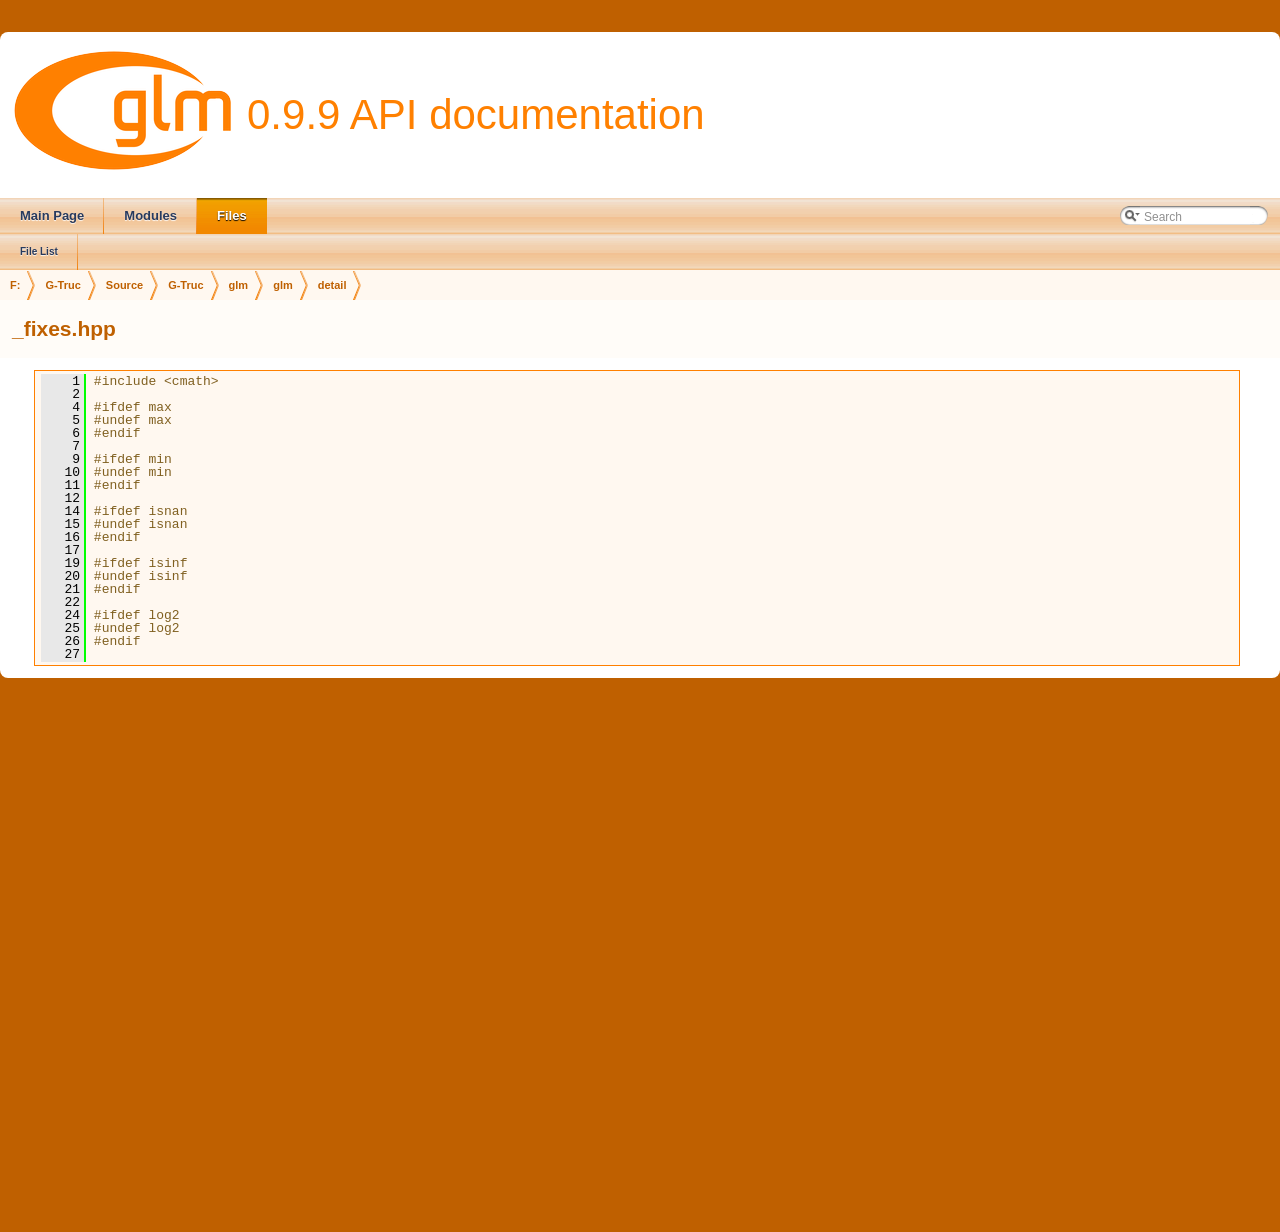
<file: third_party/monogs_rasterizer/third_party/glm/doc/api/a00002_source.html>
<!DOCTYPE html PUBLIC "-//W3C//DTD XHTML 1.0 Transitional//EN" "http://www.w3.org/TR/xhtml1/DTD/xhtml1-transitional.dtd">
<html xmlns="http://www.w3.org/1999/xhtml">
<head>
<meta http-equiv="Content-Type" content="text/xhtml;charset=UTF-8"/>
<meta http-equiv="X-UA-Compatible" content="IE=9"/>
<meta name="generator" content="Doxygen 1.8.10"/>
<title>0.9.9 API documentation: _fixes.hpp Source File</title>
<link href="tabs.css" rel="stylesheet" type="text/css"/>
<script type="text/javascript" src="jquery.js"></script>
<script type="text/javascript" src="dynsections.js"></script>
<link href="search/search.css" rel="stylesheet" type="text/css"/>
<script type="text/javascript" src="search/searchdata.js"></script>
<script type="text/javascript" src="search/search.js"></script>
<script type="text/javascript">
  $(document).ready(function() { init_search(); });
</script>
<link href="doxygen.css" rel="stylesheet" type="text/css" />
</head>
<body>
<div id="top"><!-- do not remove this div, it is closed by doxygen! -->
<div id="titlearea">
<table cellspacing="0" cellpadding="0">
 <tbody>
 <tr style="height: 56px;">
  <td id="projectlogo"><img alt="Logo" src="logo-mini.png"/></td>
  <td id="projectalign" style="padding-left: 0.5em;">
   <div id="projectname">0.9.9 API documentation
   </div>
  </td>
 </tr>
 </tbody>
</table>
</div>
<!-- end header part -->
<!-- Generated by Doxygen 1.8.10 -->
<script type="text/javascript">
var searchBox = new SearchBox("searchBox", "search",false,'Search');
</script>
  <div id="navrow1" class="tabs">
    <ul class="tablist">
      <li><a href="index.html"><span>Main&#160;Page</span></a></li>
      <li><a href="modules.html"><span>Modules</span></a></li>
      <li class="current"><a href="files.html"><span>Files</span></a></li>
      <li>
        <div id="MSearchBox" class="MSearchBoxInactive">
        <span class="left">
          <img id="MSearchSelect" src="search/mag_sel.png"
               onmouseover="return searchBox.OnSearchSelectShow()"
               onmouseout="return searchBox.OnSearchSelectHide()"
               alt=""/>
          <input type="text" id="MSearchField" value="Search" accesskey="S"
               onfocus="searchBox.OnSearchFieldFocus(true)" 
               onblur="searchBox.OnSearchFieldFocus(false)" 
               onkeyup="searchBox.OnSearchFieldChange(event)"/>
          </span><span class="right">
            <a id="MSearchClose" href="javascript:searchBox.CloseResultsWindow()"><img id="MSearchCloseImg" border="0" src="search/close.png" alt=""/></a>
          </span>
        </div>
      </li>
    </ul>
  </div>
  <div id="navrow2" class="tabs2">
    <ul class="tablist">
      <li><a href="files.html"><span>File&#160;List</span></a></li>
    </ul>
  </div>
<!-- window showing the filter options -->
<div id="MSearchSelectWindow"
     onmouseover="return searchBox.OnSearchSelectShow()"
     onmouseout="return searchBox.OnSearchSelectHide()"
     onkeydown="return searchBox.OnSearchSelectKey(event)">
</div>

<!-- iframe showing the search results (closed by default) -->
<div id="MSearchResultsWindow">
<iframe src="javascript:void(0)" frameborder="0" 
        name="MSearchResults" id="MSearchResults">
</iframe>
</div>

<div id="nav-path" class="navpath">
  <ul>
<li class="navelem"><a class="el" href="dir_3a581ba30d25676e4b797b1f96d53b45.html">F:</a></li><li class="navelem"><a class="el" href="dir_9e5fe034a00e89334fd5186c3e7db156.html">G-Truc</a></li><li class="navelem"><a class="el" href="dir_d9496f0844b48bc7e53b5af8c99b9ab2.html">Source</a></li><li class="navelem"><a class="el" href="dir_a8bee7be44182a33f3820393ae0b105d.html">G-Truc</a></li><li class="navelem"><a class="el" href="dir_44e5e654415abd9ca6fdeaddaff8565e.html">glm</a></li><li class="navelem"><a class="el" href="dir_cef2d71d502cb69a9252bca2297d9549.html">glm</a></li><li class="navelem"><a class="el" href="dir_033f5edb0915b828d2c46ed4804e5503.html">detail</a></li>  </ul>
</div>
</div><!-- top -->
<div class="header">
  <div class="headertitle">
<div class="title">_fixes.hpp</div>  </div>
</div><!--header-->
<div class="contents">
<div class="fragment"><div class="line"><a name="l00001"></a><span class="lineno">    1</span>&#160;<span class="preprocessor">#include &lt;cmath&gt;</span></div>
<div class="line"><a name="l00002"></a><span class="lineno">    2</span>&#160;</div>
<div class="line"><a name="l00004"></a><span class="lineno">    4</span>&#160;<span class="preprocessor">#ifdef max</span></div>
<div class="line"><a name="l00005"></a><span class="lineno">    5</span>&#160;<span class="preprocessor">#undef max</span></div>
<div class="line"><a name="l00006"></a><span class="lineno">    6</span>&#160;<span class="preprocessor">#endif</span></div>
<div class="line"><a name="l00007"></a><span class="lineno">    7</span>&#160;</div>
<div class="line"><a name="l00009"></a><span class="lineno">    9</span>&#160;<span class="preprocessor">#ifdef min</span></div>
<div class="line"><a name="l00010"></a><span class="lineno">   10</span>&#160;<span class="preprocessor">#undef min</span></div>
<div class="line"><a name="l00011"></a><span class="lineno">   11</span>&#160;<span class="preprocessor">#endif</span></div>
<div class="line"><a name="l00012"></a><span class="lineno">   12</span>&#160;</div>
<div class="line"><a name="l00014"></a><span class="lineno">   14</span>&#160;<span class="preprocessor">#ifdef isnan</span></div>
<div class="line"><a name="l00015"></a><span class="lineno">   15</span>&#160;<span class="preprocessor">#undef isnan</span></div>
<div class="line"><a name="l00016"></a><span class="lineno">   16</span>&#160;<span class="preprocessor">#endif</span></div>
<div class="line"><a name="l00017"></a><span class="lineno">   17</span>&#160;</div>
<div class="line"><a name="l00019"></a><span class="lineno">   19</span>&#160;<span class="preprocessor">#ifdef isinf</span></div>
<div class="line"><a name="l00020"></a><span class="lineno">   20</span>&#160;<span class="preprocessor">#undef isinf</span></div>
<div class="line"><a name="l00021"></a><span class="lineno">   21</span>&#160;<span class="preprocessor">#endif</span></div>
<div class="line"><a name="l00022"></a><span class="lineno">   22</span>&#160;</div>
<div class="line"><a name="l00024"></a><span class="lineno">   24</span>&#160;<span class="preprocessor">#ifdef log2</span></div>
<div class="line"><a name="l00025"></a><span class="lineno">   25</span>&#160;<span class="preprocessor">#undef log2</span></div>
<div class="line"><a name="l00026"></a><span class="lineno">   26</span>&#160;<span class="preprocessor">#endif</span></div>
<div class="line"><a name="l00027"></a><span class="lineno">   27</span>&#160;</div>
</div><!-- fragment --></div><!-- contents -->
<!-- start footer part -->
<hr class="footer"/><address class="footer"><small>
Generated by &#160;<a href="http://www.doxygen.org/index.html">
<img class="footer" src="doxygen.png" alt="doxygen"/>
</a> 1.8.10
</small></address>
</body>
</html>
</file>
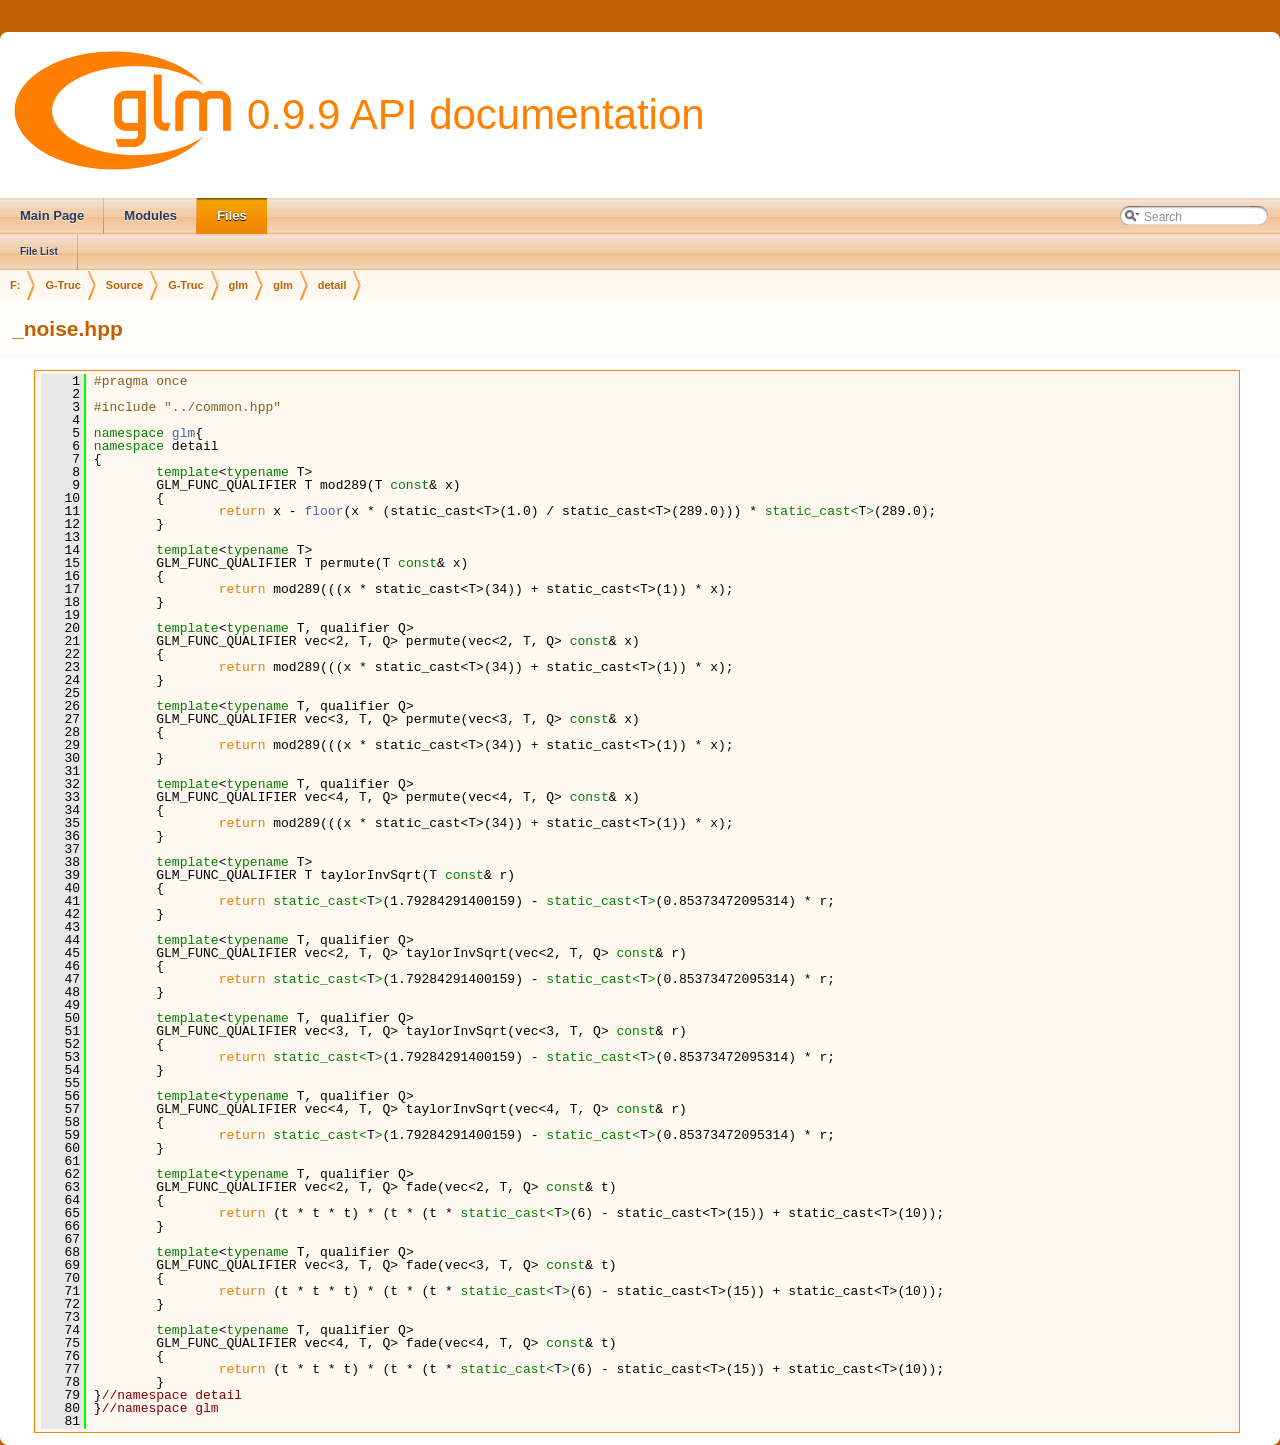
<file: third_party/monogs_rasterizer/third_party/glm/doc/api/a00003_source.html>
<!DOCTYPE html PUBLIC "-//W3C//DTD XHTML 1.0 Transitional//EN" "http://www.w3.org/TR/xhtml1/DTD/xhtml1-transitional.dtd">
<html xmlns="http://www.w3.org/1999/xhtml">
<head>
<meta http-equiv="Content-Type" content="text/xhtml;charset=UTF-8"/>
<meta http-equiv="X-UA-Compatible" content="IE=9"/>
<meta name="generator" content="Doxygen 1.8.10"/>
<title>0.9.9 API documentation: _noise.hpp Source File</title>
<link href="tabs.css" rel="stylesheet" type="text/css"/>
<script type="text/javascript" src="jquery.js"></script>
<script type="text/javascript" src="dynsections.js"></script>
<link href="search/search.css" rel="stylesheet" type="text/css"/>
<script type="text/javascript" src="search/searchdata.js"></script>
<script type="text/javascript" src="search/search.js"></script>
<script type="text/javascript">
  $(document).ready(function() { init_search(); });
</script>
<link href="doxygen.css" rel="stylesheet" type="text/css" />
</head>
<body>
<div id="top"><!-- do not remove this div, it is closed by doxygen! -->
<div id="titlearea">
<table cellspacing="0" cellpadding="0">
 <tbody>
 <tr style="height: 56px;">
  <td id="projectlogo"><img alt="Logo" src="logo-mini.png"/></td>
  <td id="projectalign" style="padding-left: 0.5em;">
   <div id="projectname">0.9.9 API documentation
   </div>
  </td>
 </tr>
 </tbody>
</table>
</div>
<!-- end header part -->
<!-- Generated by Doxygen 1.8.10 -->
<script type="text/javascript">
var searchBox = new SearchBox("searchBox", "search",false,'Search');
</script>
  <div id="navrow1" class="tabs">
    <ul class="tablist">
      <li><a href="index.html"><span>Main&#160;Page</span></a></li>
      <li><a href="modules.html"><span>Modules</span></a></li>
      <li class="current"><a href="files.html"><span>Files</span></a></li>
      <li>
        <div id="MSearchBox" class="MSearchBoxInactive">
        <span class="left">
          <img id="MSearchSelect" src="search/mag_sel.png"
               onmouseover="return searchBox.OnSearchSelectShow()"
               onmouseout="return searchBox.OnSearchSelectHide()"
               alt=""/>
          <input type="text" id="MSearchField" value="Search" accesskey="S"
               onfocus="searchBox.OnSearchFieldFocus(true)" 
               onblur="searchBox.OnSearchFieldFocus(false)" 
               onkeyup="searchBox.OnSearchFieldChange(event)"/>
          </span><span class="right">
            <a id="MSearchClose" href="javascript:searchBox.CloseResultsWindow()"><img id="MSearchCloseImg" border="0" src="search/close.png" alt=""/></a>
          </span>
        </div>
      </li>
    </ul>
  </div>
  <div id="navrow2" class="tabs2">
    <ul class="tablist">
      <li><a href="files.html"><span>File&#160;List</span></a></li>
    </ul>
  </div>
<!-- window showing the filter options -->
<div id="MSearchSelectWindow"
     onmouseover="return searchBox.OnSearchSelectShow()"
     onmouseout="return searchBox.OnSearchSelectHide()"
     onkeydown="return searchBox.OnSearchSelectKey(event)">
</div>

<!-- iframe showing the search results (closed by default) -->
<div id="MSearchResultsWindow">
<iframe src="javascript:void(0)" frameborder="0" 
        name="MSearchResults" id="MSearchResults">
</iframe>
</div>

<div id="nav-path" class="navpath">
  <ul>
<li class="navelem"><a class="el" href="dir_3a581ba30d25676e4b797b1f96d53b45.html">F:</a></li><li class="navelem"><a class="el" href="dir_9e5fe034a00e89334fd5186c3e7db156.html">G-Truc</a></li><li class="navelem"><a class="el" href="dir_d9496f0844b48bc7e53b5af8c99b9ab2.html">Source</a></li><li class="navelem"><a class="el" href="dir_a8bee7be44182a33f3820393ae0b105d.html">G-Truc</a></li><li class="navelem"><a class="el" href="dir_44e5e654415abd9ca6fdeaddaff8565e.html">glm</a></li><li class="navelem"><a class="el" href="dir_cef2d71d502cb69a9252bca2297d9549.html">glm</a></li><li class="navelem"><a class="el" href="dir_033f5edb0915b828d2c46ed4804e5503.html">detail</a></li>  </ul>
</div>
</div><!-- top -->
<div class="header">
  <div class="headertitle">
<div class="title">_noise.hpp</div>  </div>
</div><!--header-->
<div class="contents">
<div class="fragment"><div class="line"><a name="l00001"></a><span class="lineno">    1</span>&#160;<span class="preprocessor">#pragma once</span></div>
<div class="line"><a name="l00002"></a><span class="lineno">    2</span>&#160;</div>
<div class="line"><a name="l00003"></a><span class="lineno">    3</span>&#160;<span class="preprocessor">#include &quot;../common.hpp&quot;</span></div>
<div class="line"><a name="l00004"></a><span class="lineno">    4</span>&#160;</div>
<div class="line"><a name="l00005"></a><span class="lineno">    5</span>&#160;<span class="keyword">namespace </span><a class="code" href="a00236.html">glm</a>{</div>
<div class="line"><a name="l00006"></a><span class="lineno">    6</span>&#160;<span class="keyword">namespace </span>detail</div>
<div class="line"><a name="l00007"></a><span class="lineno">    7</span>&#160;{</div>
<div class="line"><a name="l00008"></a><span class="lineno">    8</span>&#160;        <span class="keyword">template</span>&lt;<span class="keyword">typename</span> T&gt;</div>
<div class="line"><a name="l00009"></a><span class="lineno">    9</span>&#160;        GLM_FUNC_QUALIFIER T mod289(T <span class="keyword">const</span>&amp; x)</div>
<div class="line"><a name="l00010"></a><span class="lineno">   10</span>&#160;        {</div>
<div class="line"><a name="l00011"></a><span class="lineno">   11</span>&#160;                <span class="keywordflow">return</span> x - <a class="code" href="a00241.html#gaa9d0742639e85b29c7c5de11cfd6840d">floor</a>(x * (static_cast&lt;T&gt;(1.0) / static_cast&lt;T&gt;(289.0))) * <span class="keyword">static_cast&lt;</span>T<span class="keyword">&gt;</span>(289.0);</div>
<div class="line"><a name="l00012"></a><span class="lineno">   12</span>&#160;        }</div>
<div class="line"><a name="l00013"></a><span class="lineno">   13</span>&#160;</div>
<div class="line"><a name="l00014"></a><span class="lineno">   14</span>&#160;        <span class="keyword">template</span>&lt;<span class="keyword">typename</span> T&gt;</div>
<div class="line"><a name="l00015"></a><span class="lineno">   15</span>&#160;        GLM_FUNC_QUALIFIER T permute(T <span class="keyword">const</span>&amp; x)</div>
<div class="line"><a name="l00016"></a><span class="lineno">   16</span>&#160;        {</div>
<div class="line"><a name="l00017"></a><span class="lineno">   17</span>&#160;                <span class="keywordflow">return</span> mod289(((x * static_cast&lt;T&gt;(34)) + static_cast&lt;T&gt;(1)) * x);</div>
<div class="line"><a name="l00018"></a><span class="lineno">   18</span>&#160;        }</div>
<div class="line"><a name="l00019"></a><span class="lineno">   19</span>&#160;</div>
<div class="line"><a name="l00020"></a><span class="lineno">   20</span>&#160;        <span class="keyword">template</span>&lt;<span class="keyword">typename</span> T, qualifier Q&gt;</div>
<div class="line"><a name="l00021"></a><span class="lineno">   21</span>&#160;        GLM_FUNC_QUALIFIER vec&lt;2, T, Q&gt; permute(vec&lt;2, T, Q&gt; <span class="keyword">const</span>&amp; x)</div>
<div class="line"><a name="l00022"></a><span class="lineno">   22</span>&#160;        {</div>
<div class="line"><a name="l00023"></a><span class="lineno">   23</span>&#160;                <span class="keywordflow">return</span> mod289(((x * static_cast&lt;T&gt;(34)) + static_cast&lt;T&gt;(1)) * x);</div>
<div class="line"><a name="l00024"></a><span class="lineno">   24</span>&#160;        }</div>
<div class="line"><a name="l00025"></a><span class="lineno">   25</span>&#160;</div>
<div class="line"><a name="l00026"></a><span class="lineno">   26</span>&#160;        <span class="keyword">template</span>&lt;<span class="keyword">typename</span> T, qualifier Q&gt;</div>
<div class="line"><a name="l00027"></a><span class="lineno">   27</span>&#160;        GLM_FUNC_QUALIFIER vec&lt;3, T, Q&gt; permute(vec&lt;3, T, Q&gt; <span class="keyword">const</span>&amp; x)</div>
<div class="line"><a name="l00028"></a><span class="lineno">   28</span>&#160;        {</div>
<div class="line"><a name="l00029"></a><span class="lineno">   29</span>&#160;                <span class="keywordflow">return</span> mod289(((x * static_cast&lt;T&gt;(34)) + static_cast&lt;T&gt;(1)) * x);</div>
<div class="line"><a name="l00030"></a><span class="lineno">   30</span>&#160;        }</div>
<div class="line"><a name="l00031"></a><span class="lineno">   31</span>&#160;</div>
<div class="line"><a name="l00032"></a><span class="lineno">   32</span>&#160;        <span class="keyword">template</span>&lt;<span class="keyword">typename</span> T, qualifier Q&gt;</div>
<div class="line"><a name="l00033"></a><span class="lineno">   33</span>&#160;        GLM_FUNC_QUALIFIER vec&lt;4, T, Q&gt; permute(vec&lt;4, T, Q&gt; <span class="keyword">const</span>&amp; x)</div>
<div class="line"><a name="l00034"></a><span class="lineno">   34</span>&#160;        {</div>
<div class="line"><a name="l00035"></a><span class="lineno">   35</span>&#160;                <span class="keywordflow">return</span> mod289(((x * static_cast&lt;T&gt;(34)) + static_cast&lt;T&gt;(1)) * x);</div>
<div class="line"><a name="l00036"></a><span class="lineno">   36</span>&#160;        }</div>
<div class="line"><a name="l00037"></a><span class="lineno">   37</span>&#160;</div>
<div class="line"><a name="l00038"></a><span class="lineno">   38</span>&#160;        <span class="keyword">template</span>&lt;<span class="keyword">typename</span> T&gt;</div>
<div class="line"><a name="l00039"></a><span class="lineno">   39</span>&#160;        GLM_FUNC_QUALIFIER T taylorInvSqrt(T <span class="keyword">const</span>&amp; r)</div>
<div class="line"><a name="l00040"></a><span class="lineno">   40</span>&#160;        {</div>
<div class="line"><a name="l00041"></a><span class="lineno">   41</span>&#160;                <span class="keywordflow">return</span> <span class="keyword">static_cast&lt;</span>T<span class="keyword">&gt;</span>(1.79284291400159) - <span class="keyword">static_cast&lt;</span>T<span class="keyword">&gt;</span>(0.85373472095314) * r;</div>
<div class="line"><a name="l00042"></a><span class="lineno">   42</span>&#160;        }</div>
<div class="line"><a name="l00043"></a><span class="lineno">   43</span>&#160;</div>
<div class="line"><a name="l00044"></a><span class="lineno">   44</span>&#160;        <span class="keyword">template</span>&lt;<span class="keyword">typename</span> T, qualifier Q&gt;</div>
<div class="line"><a name="l00045"></a><span class="lineno">   45</span>&#160;        GLM_FUNC_QUALIFIER vec&lt;2, T, Q&gt; taylorInvSqrt(vec&lt;2, T, Q&gt; <span class="keyword">const</span>&amp; r)</div>
<div class="line"><a name="l00046"></a><span class="lineno">   46</span>&#160;        {</div>
<div class="line"><a name="l00047"></a><span class="lineno">   47</span>&#160;                <span class="keywordflow">return</span> <span class="keyword">static_cast&lt;</span>T<span class="keyword">&gt;</span>(1.79284291400159) - <span class="keyword">static_cast&lt;</span>T<span class="keyword">&gt;</span>(0.85373472095314) * r;</div>
<div class="line"><a name="l00048"></a><span class="lineno">   48</span>&#160;        }</div>
<div class="line"><a name="l00049"></a><span class="lineno">   49</span>&#160;</div>
<div class="line"><a name="l00050"></a><span class="lineno">   50</span>&#160;        <span class="keyword">template</span>&lt;<span class="keyword">typename</span> T, qualifier Q&gt;</div>
<div class="line"><a name="l00051"></a><span class="lineno">   51</span>&#160;        GLM_FUNC_QUALIFIER vec&lt;3, T, Q&gt; taylorInvSqrt(vec&lt;3, T, Q&gt; <span class="keyword">const</span>&amp; r)</div>
<div class="line"><a name="l00052"></a><span class="lineno">   52</span>&#160;        {</div>
<div class="line"><a name="l00053"></a><span class="lineno">   53</span>&#160;                <span class="keywordflow">return</span> <span class="keyword">static_cast&lt;</span>T<span class="keyword">&gt;</span>(1.79284291400159) - <span class="keyword">static_cast&lt;</span>T<span class="keyword">&gt;</span>(0.85373472095314) * r;</div>
<div class="line"><a name="l00054"></a><span class="lineno">   54</span>&#160;        }</div>
<div class="line"><a name="l00055"></a><span class="lineno">   55</span>&#160;</div>
<div class="line"><a name="l00056"></a><span class="lineno">   56</span>&#160;        <span class="keyword">template</span>&lt;<span class="keyword">typename</span> T, qualifier Q&gt;</div>
<div class="line"><a name="l00057"></a><span class="lineno">   57</span>&#160;        GLM_FUNC_QUALIFIER vec&lt;4, T, Q&gt; taylorInvSqrt(vec&lt;4, T, Q&gt; <span class="keyword">const</span>&amp; r)</div>
<div class="line"><a name="l00058"></a><span class="lineno">   58</span>&#160;        {</div>
<div class="line"><a name="l00059"></a><span class="lineno">   59</span>&#160;                <span class="keywordflow">return</span> <span class="keyword">static_cast&lt;</span>T<span class="keyword">&gt;</span>(1.79284291400159) - <span class="keyword">static_cast&lt;</span>T<span class="keyword">&gt;</span>(0.85373472095314) * r;</div>
<div class="line"><a name="l00060"></a><span class="lineno">   60</span>&#160;        }</div>
<div class="line"><a name="l00061"></a><span class="lineno">   61</span>&#160;</div>
<div class="line"><a name="l00062"></a><span class="lineno">   62</span>&#160;        <span class="keyword">template</span>&lt;<span class="keyword">typename</span> T, qualifier Q&gt;</div>
<div class="line"><a name="l00063"></a><span class="lineno">   63</span>&#160;        GLM_FUNC_QUALIFIER vec&lt;2, T, Q&gt; fade(vec&lt;2, T, Q&gt; <span class="keyword">const</span>&amp; t)</div>
<div class="line"><a name="l00064"></a><span class="lineno">   64</span>&#160;        {</div>
<div class="line"><a name="l00065"></a><span class="lineno">   65</span>&#160;                <span class="keywordflow">return</span> (t * t * t) * (t * (t * <span class="keyword">static_cast&lt;</span>T<span class="keyword">&gt;</span>(6) - static_cast&lt;T&gt;(15)) + static_cast&lt;T&gt;(10));</div>
<div class="line"><a name="l00066"></a><span class="lineno">   66</span>&#160;        }</div>
<div class="line"><a name="l00067"></a><span class="lineno">   67</span>&#160;</div>
<div class="line"><a name="l00068"></a><span class="lineno">   68</span>&#160;        <span class="keyword">template</span>&lt;<span class="keyword">typename</span> T, qualifier Q&gt;</div>
<div class="line"><a name="l00069"></a><span class="lineno">   69</span>&#160;        GLM_FUNC_QUALIFIER vec&lt;3, T, Q&gt; fade(vec&lt;3, T, Q&gt; <span class="keyword">const</span>&amp; t)</div>
<div class="line"><a name="l00070"></a><span class="lineno">   70</span>&#160;        {</div>
<div class="line"><a name="l00071"></a><span class="lineno">   71</span>&#160;                <span class="keywordflow">return</span> (t * t * t) * (t * (t * <span class="keyword">static_cast&lt;</span>T<span class="keyword">&gt;</span>(6) - static_cast&lt;T&gt;(15)) + static_cast&lt;T&gt;(10));</div>
<div class="line"><a name="l00072"></a><span class="lineno">   72</span>&#160;        }</div>
<div class="line"><a name="l00073"></a><span class="lineno">   73</span>&#160;</div>
<div class="line"><a name="l00074"></a><span class="lineno">   74</span>&#160;        <span class="keyword">template</span>&lt;<span class="keyword">typename</span> T, qualifier Q&gt;</div>
<div class="line"><a name="l00075"></a><span class="lineno">   75</span>&#160;        GLM_FUNC_QUALIFIER vec&lt;4, T, Q&gt; fade(vec&lt;4, T, Q&gt; <span class="keyword">const</span>&amp; t)</div>
<div class="line"><a name="l00076"></a><span class="lineno">   76</span>&#160;        {</div>
<div class="line"><a name="l00077"></a><span class="lineno">   77</span>&#160;                <span class="keywordflow">return</span> (t * t * t) * (t * (t * <span class="keyword">static_cast&lt;</span>T<span class="keyword">&gt;</span>(6) - static_cast&lt;T&gt;(15)) + static_cast&lt;T&gt;(10));</div>
<div class="line"><a name="l00078"></a><span class="lineno">   78</span>&#160;        }</div>
<div class="line"><a name="l00079"></a><span class="lineno">   79</span>&#160;}<span class="comment">//namespace detail</span></div>
<div class="line"><a name="l00080"></a><span class="lineno">   80</span>&#160;}<span class="comment">//namespace glm</span></div>
<div class="line"><a name="l00081"></a><span class="lineno">   81</span>&#160;</div>
<div class="ttc" id="a00241_html_gaa9d0742639e85b29c7c5de11cfd6840d"><div class="ttname"><a href="a00241.html#gaa9d0742639e85b29c7c5de11cfd6840d">glm::floor</a></div><div class="ttdeci">GLM_FUNC_DECL vec&lt; L, T, Q &gt; floor(vec&lt; L, T, Q &gt; const &amp;x)</div><div class="ttdoc">Returns a value equal to the nearest integer that is less then or equal to x. </div></div>
<div class="ttc" id="a00236_html"><div class="ttname"><a href="a00236.html">glm</a></div><div class="ttdef"><b>Definition:</b> <a href="a00015_source.html#l00020">common.hpp:20</a></div></div>
</div><!-- fragment --></div><!-- contents -->
<!-- start footer part -->
<hr class="footer"/><address class="footer"><small>
Generated by &#160;<a href="http://www.doxygen.org/index.html">
<img class="footer" src="doxygen.png" alt="doxygen"/>
</a> 1.8.10
</small></address>
</body>
</html>
</file>
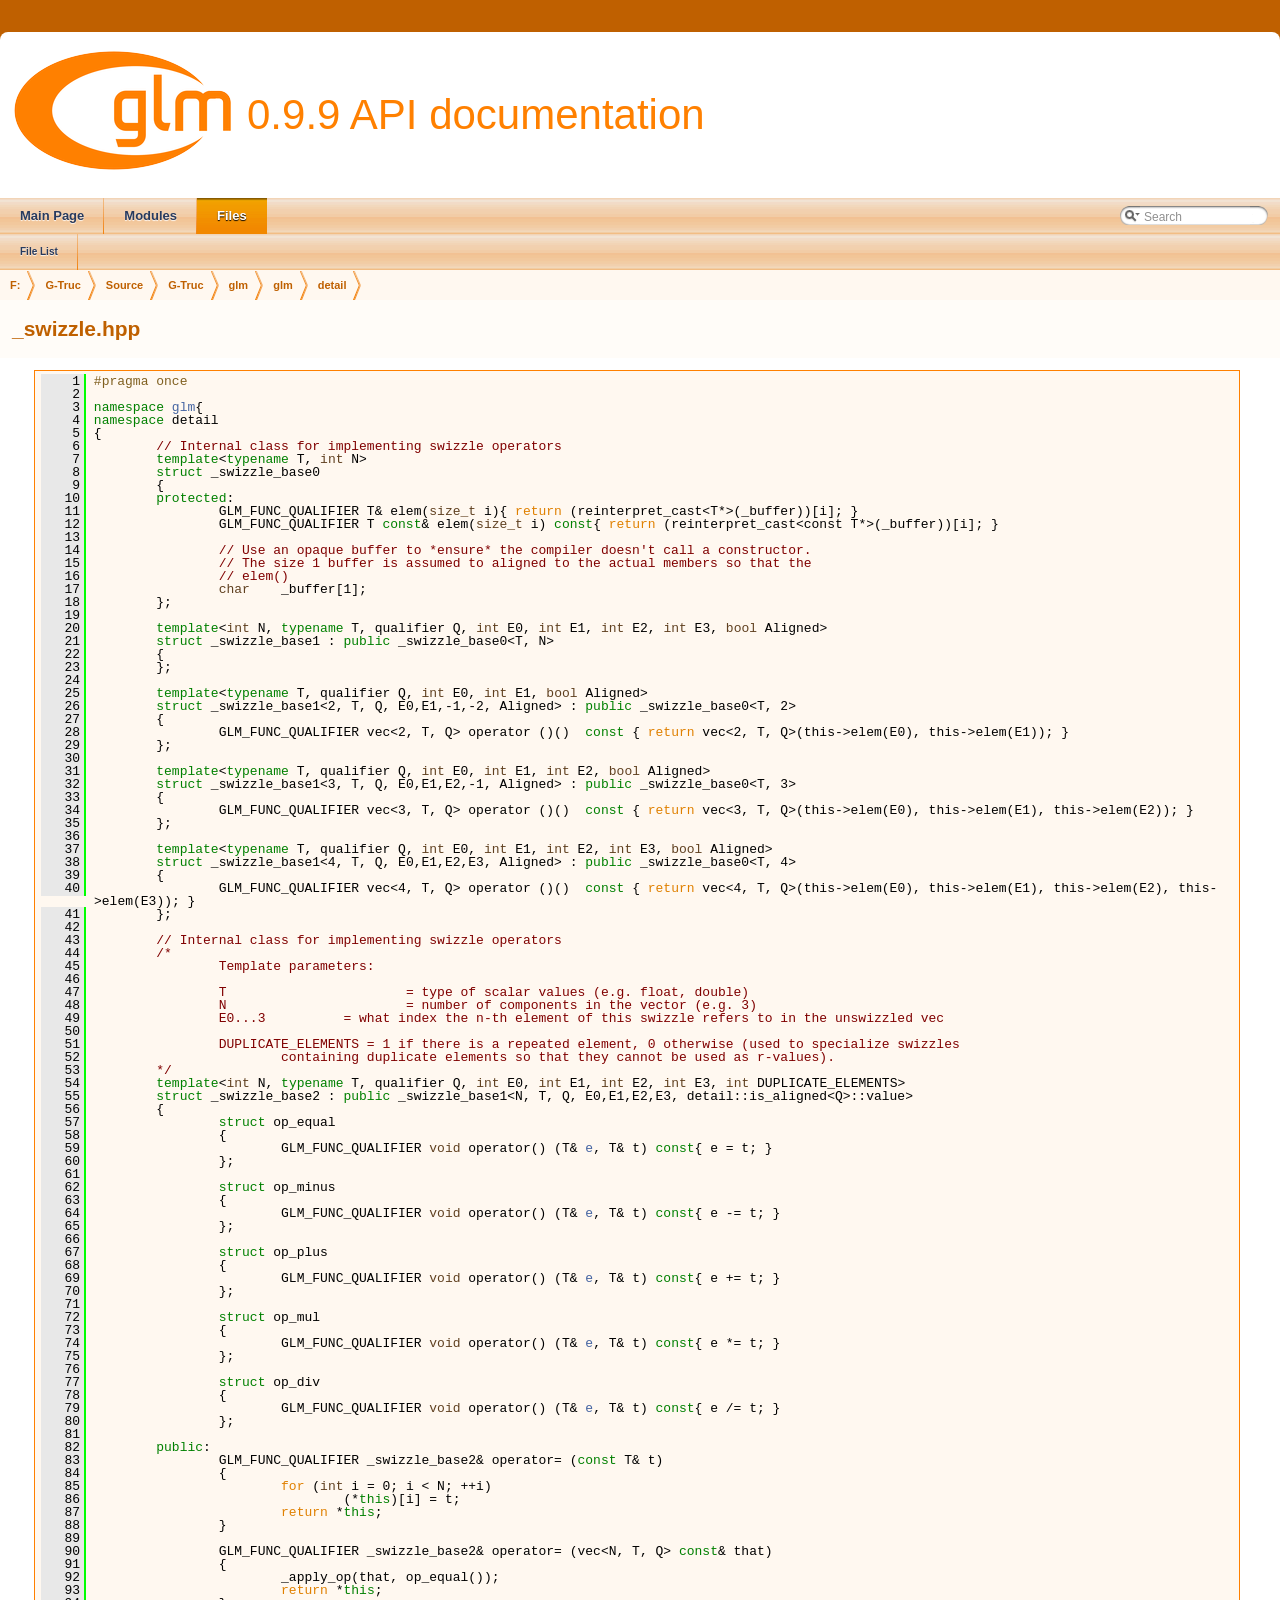
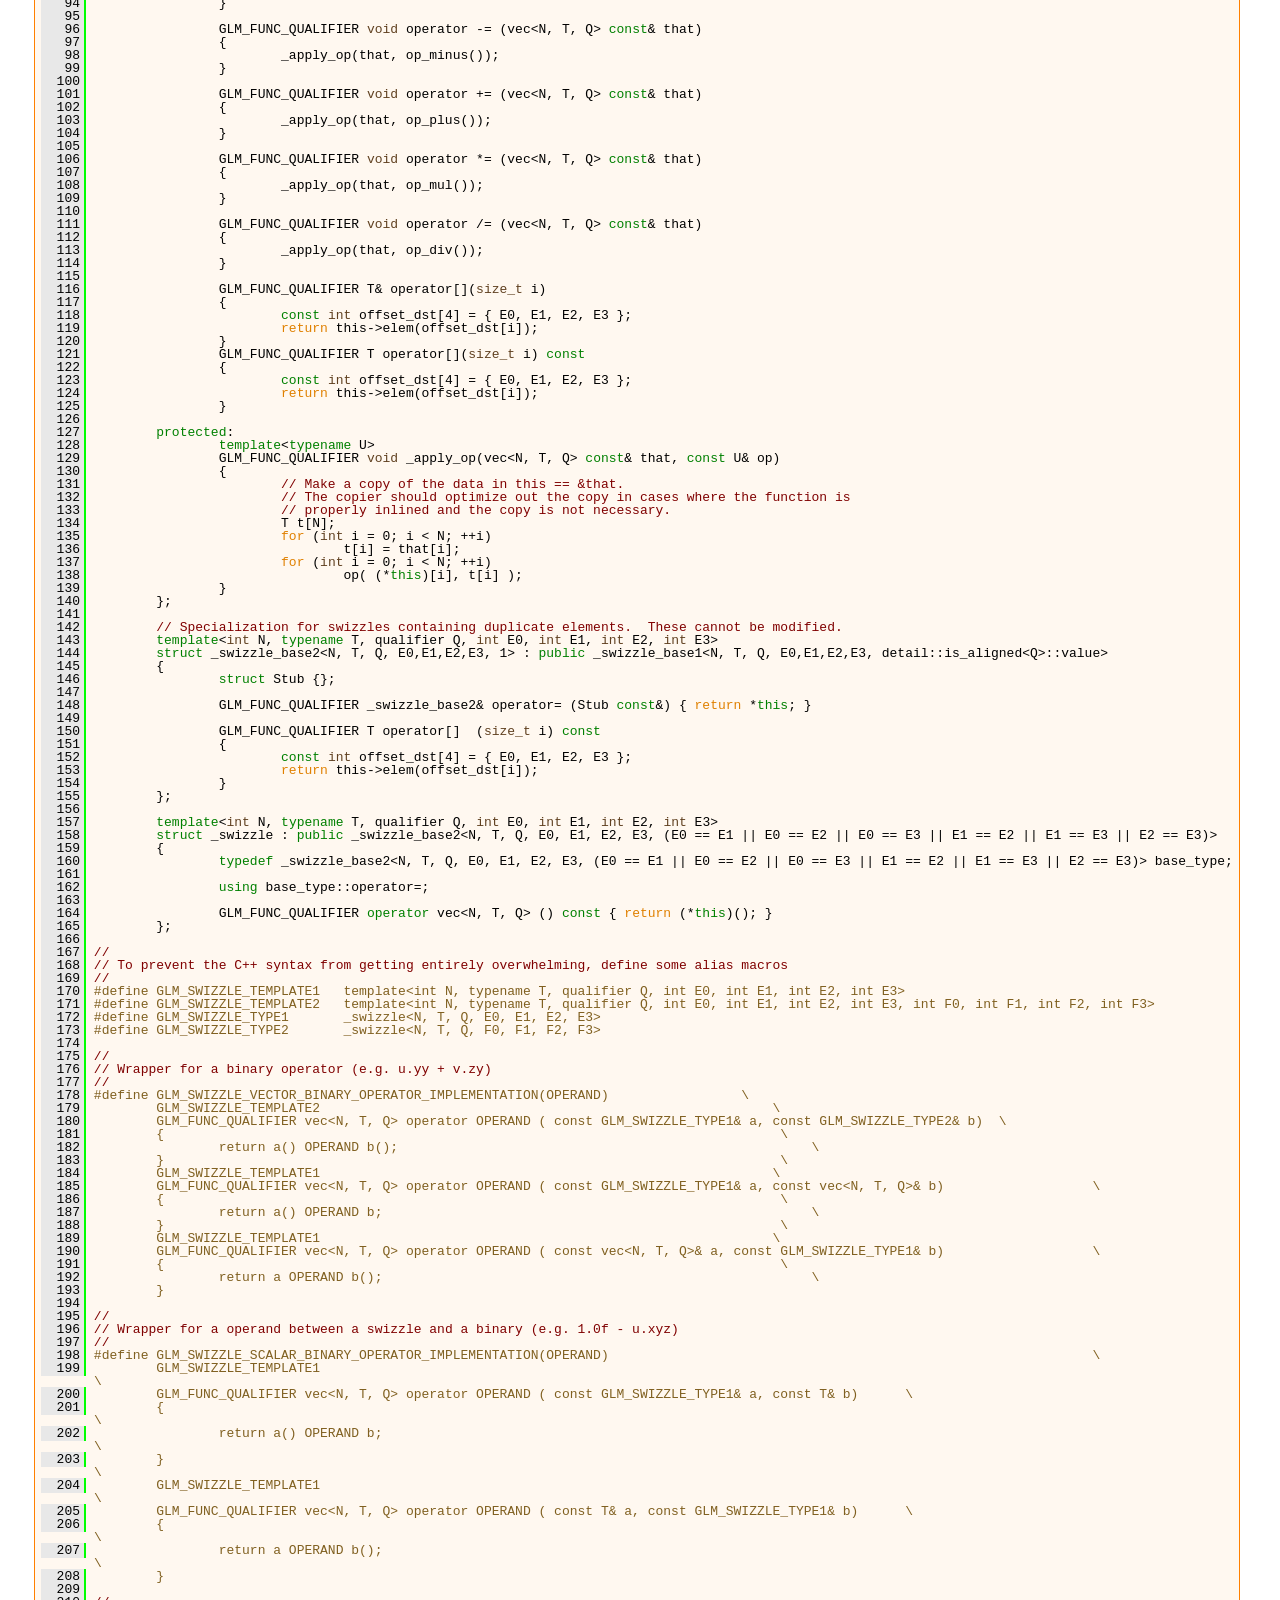
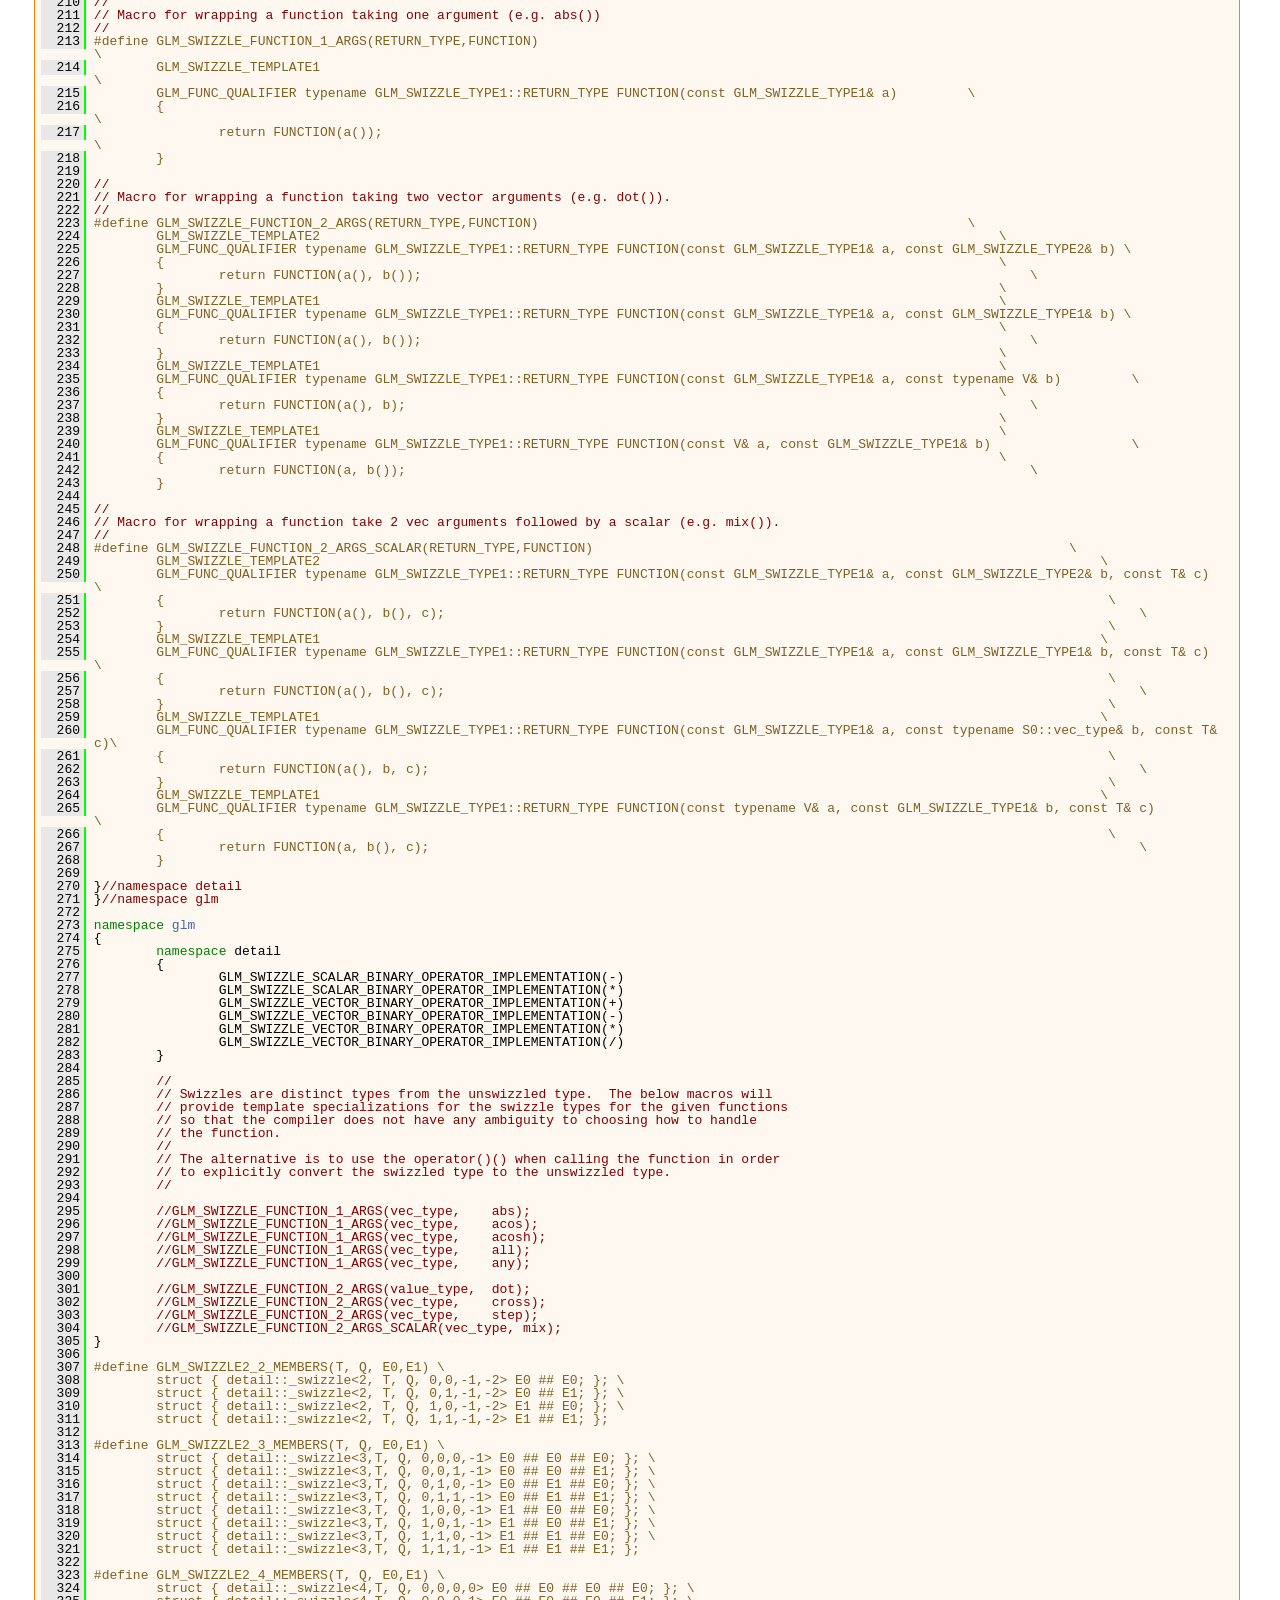
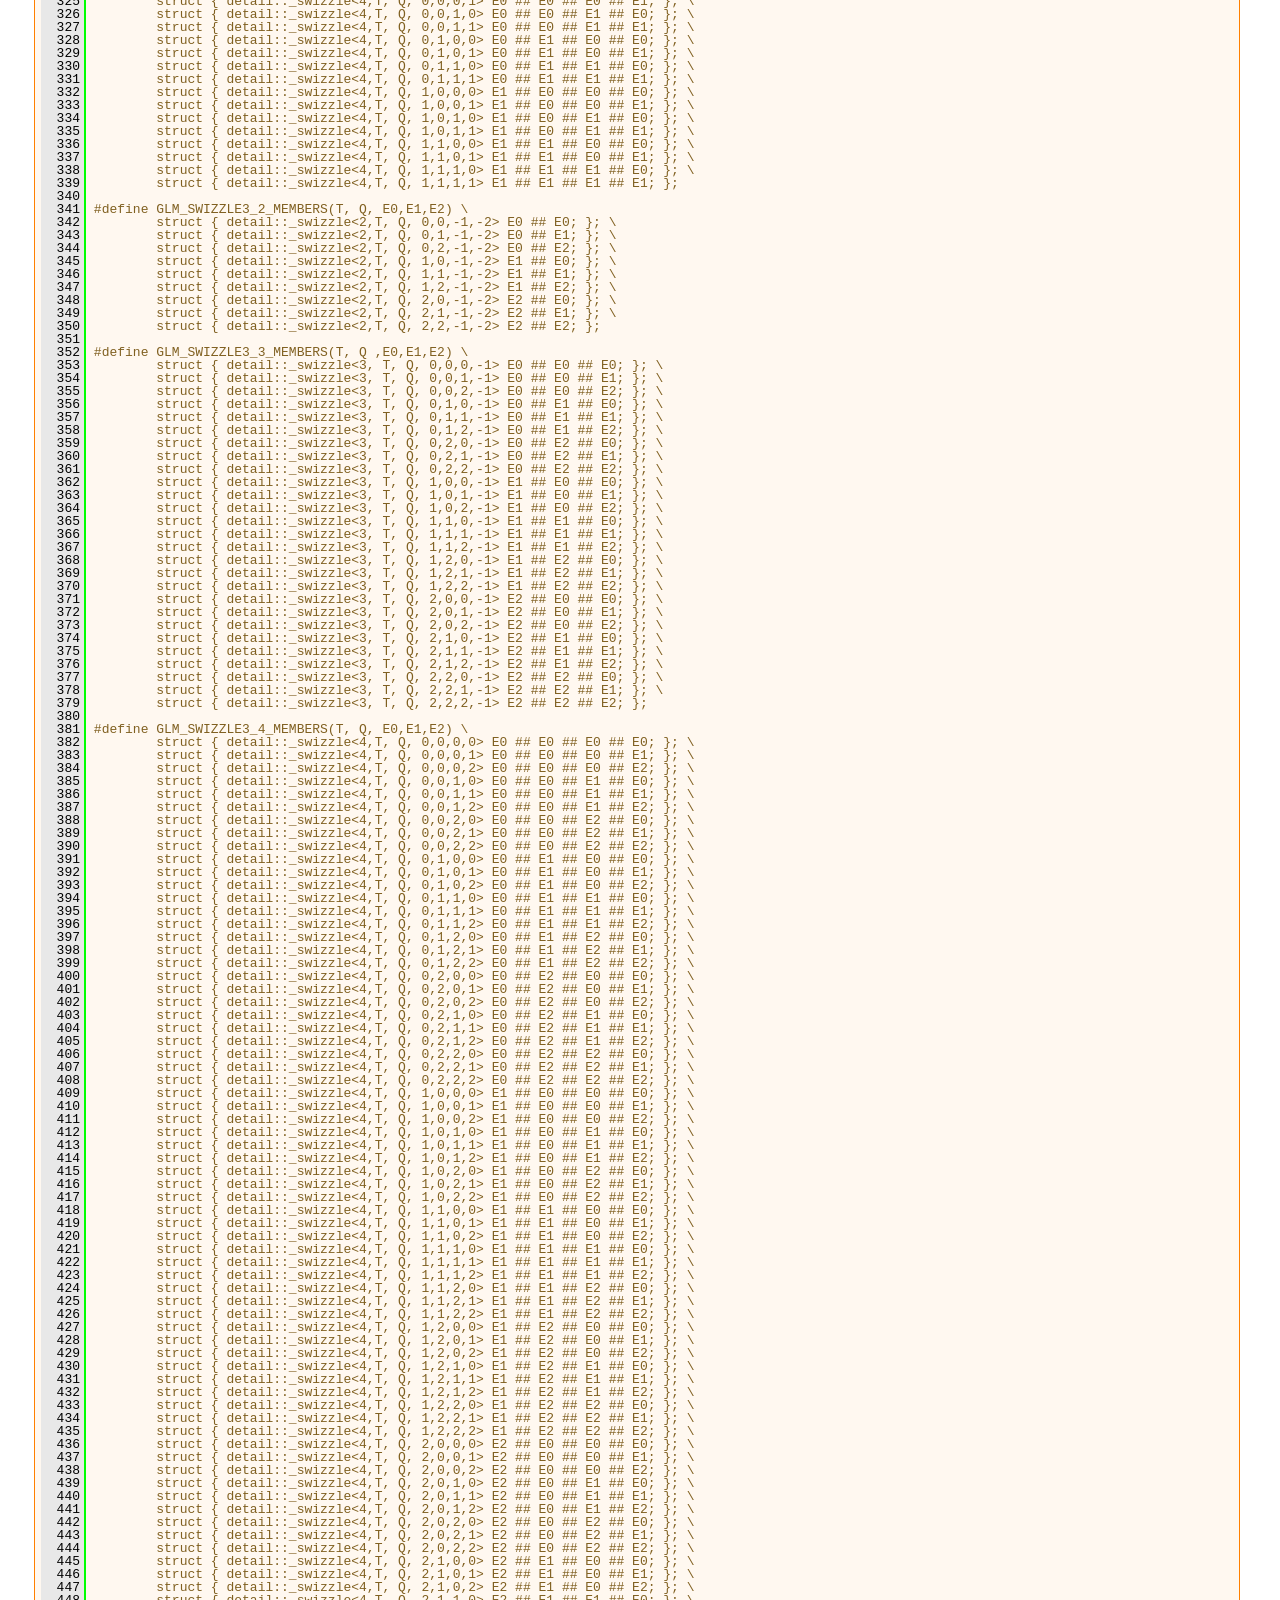
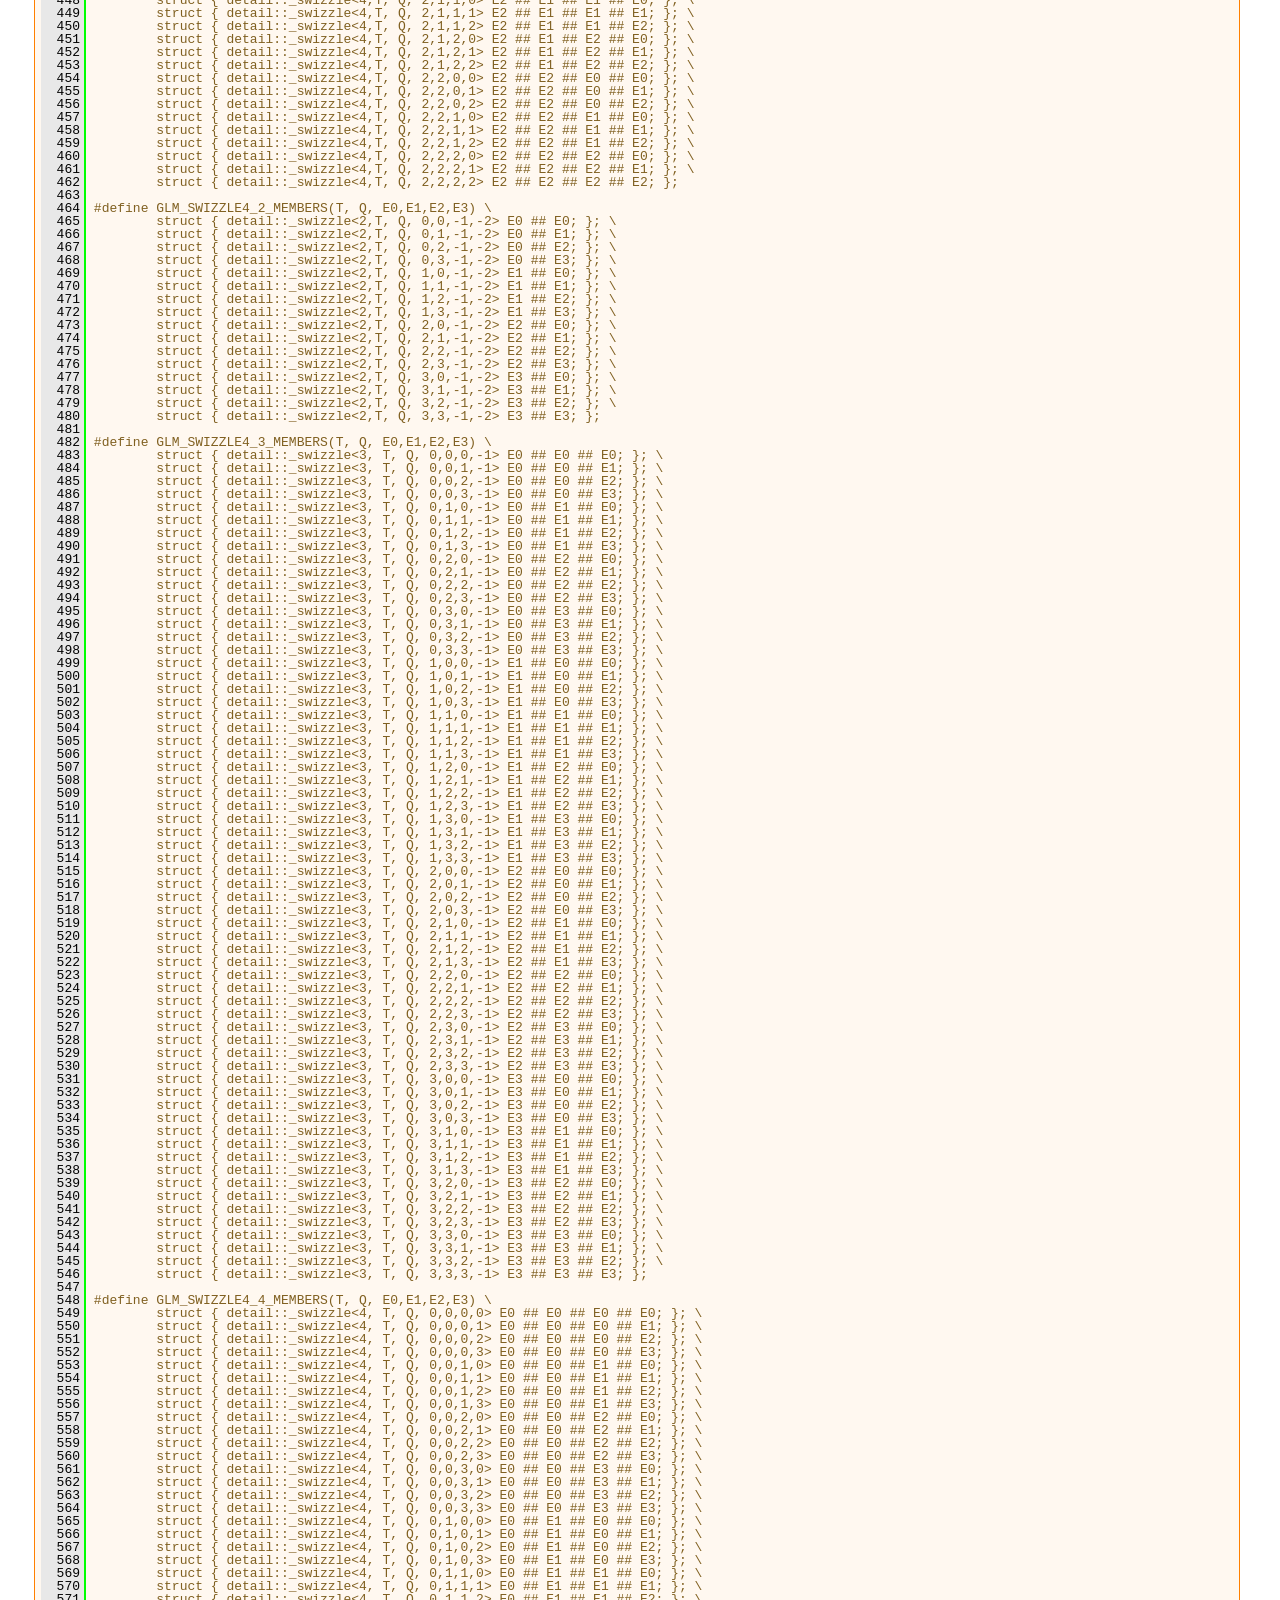
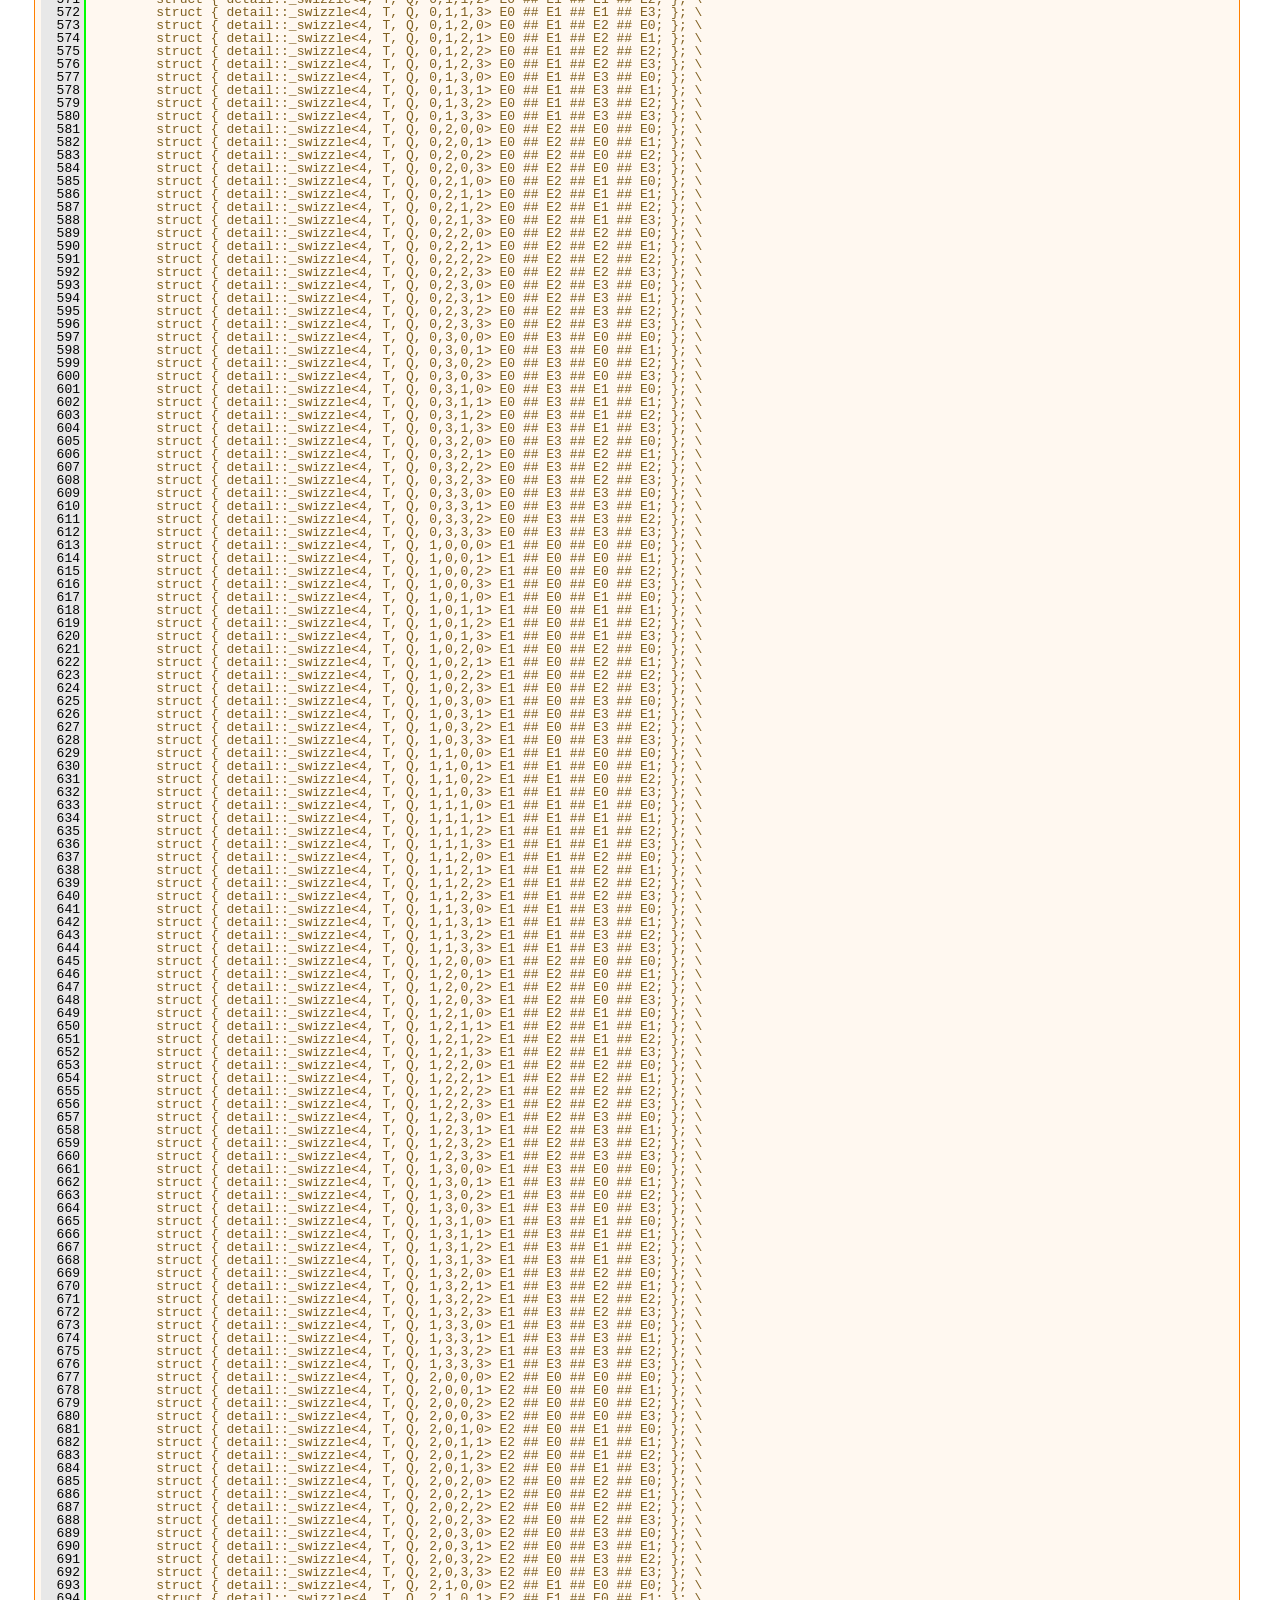
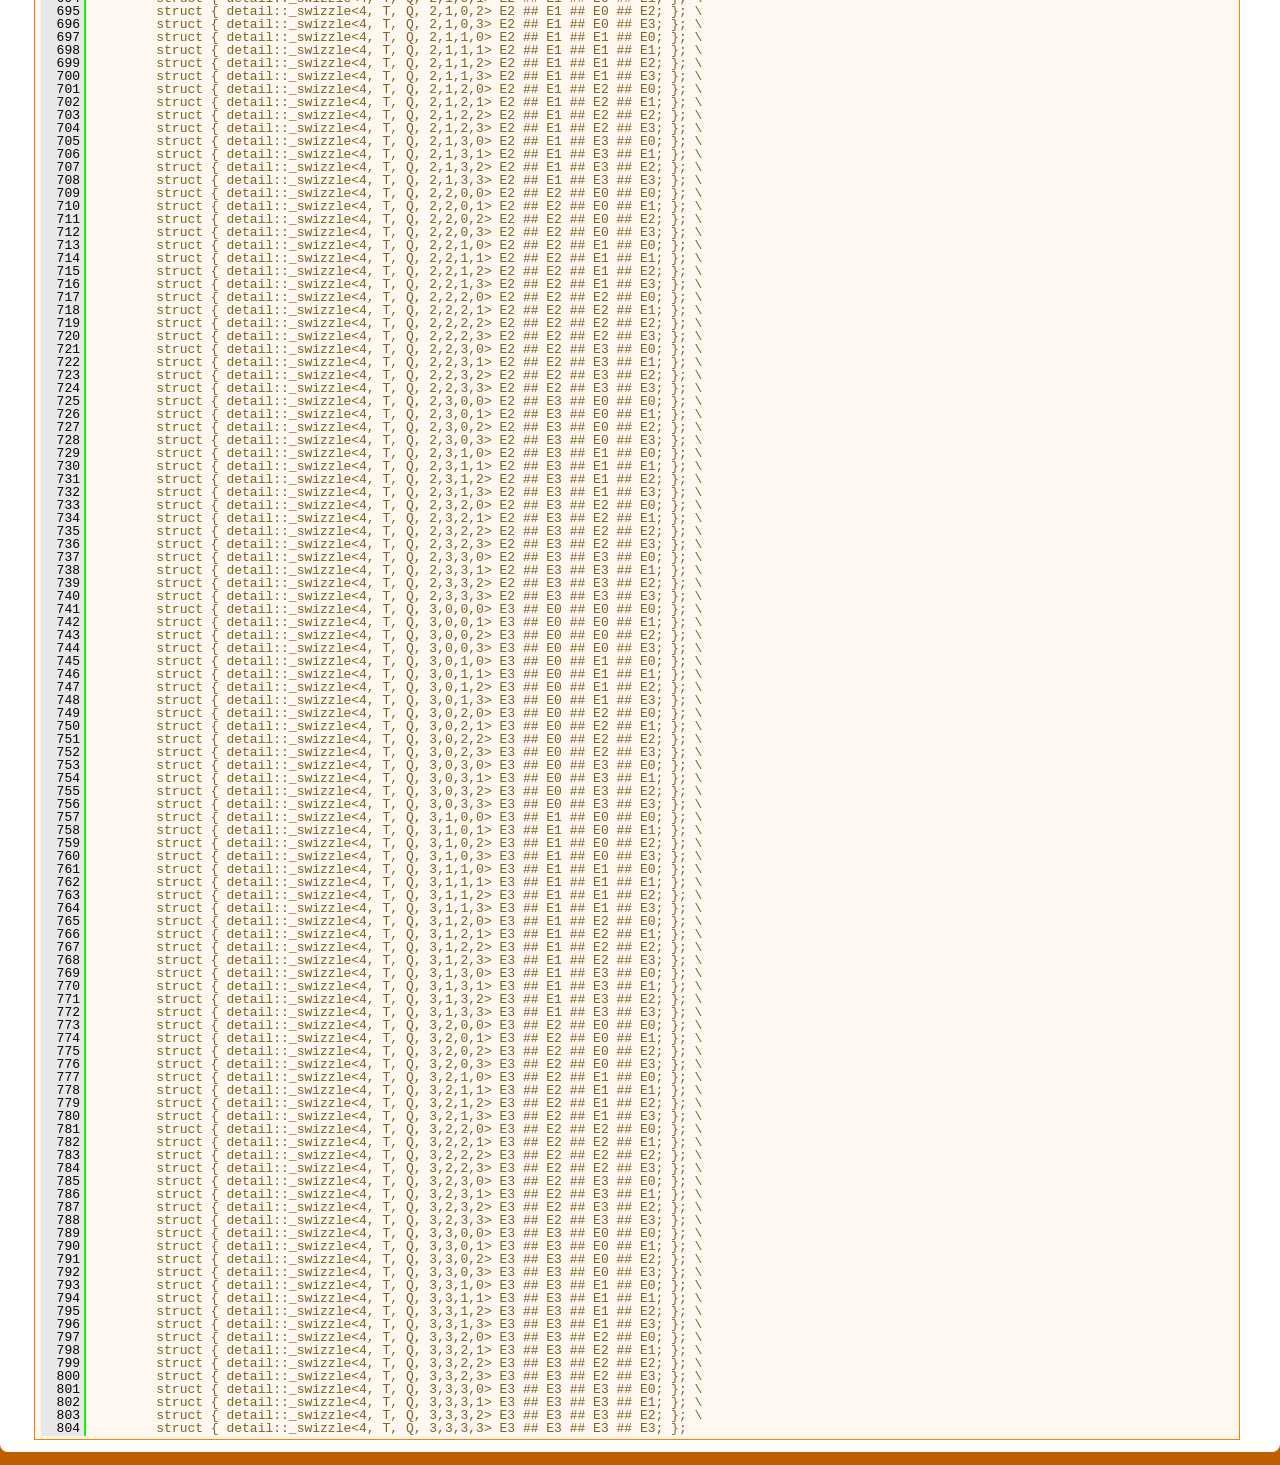
<file: third_party/monogs_rasterizer/third_party/glm/doc/api/a00004_source.html>
<!DOCTYPE html PUBLIC "-//W3C//DTD XHTML 1.0 Transitional//EN" "http://www.w3.org/TR/xhtml1/DTD/xhtml1-transitional.dtd">
<html xmlns="http://www.w3.org/1999/xhtml">
<head>
<meta http-equiv="Content-Type" content="text/xhtml;charset=UTF-8"/>
<meta http-equiv="X-UA-Compatible" content="IE=9"/>
<meta name="generator" content="Doxygen 1.8.10"/>
<title>0.9.9 API documentation: _swizzle.hpp Source File</title>
<link href="tabs.css" rel="stylesheet" type="text/css"/>
<script type="text/javascript" src="jquery.js"></script>
<script type="text/javascript" src="dynsections.js"></script>
<link href="search/search.css" rel="stylesheet" type="text/css"/>
<script type="text/javascript" src="search/searchdata.js"></script>
<script type="text/javascript" src="search/search.js"></script>
<script type="text/javascript">
  $(document).ready(function() { init_search(); });
</script>
<link href="doxygen.css" rel="stylesheet" type="text/css" />
</head>
<body>
<div id="top"><!-- do not remove this div, it is closed by doxygen! -->
<div id="titlearea">
<table cellspacing="0" cellpadding="0">
 <tbody>
 <tr style="height: 56px;">
  <td id="projectlogo"><img alt="Logo" src="logo-mini.png"/></td>
  <td id="projectalign" style="padding-left: 0.5em;">
   <div id="projectname">0.9.9 API documentation
   </div>
  </td>
 </tr>
 </tbody>
</table>
</div>
<!-- end header part -->
<!-- Generated by Doxygen 1.8.10 -->
<script type="text/javascript">
var searchBox = new SearchBox("searchBox", "search",false,'Search');
</script>
  <div id="navrow1" class="tabs">
    <ul class="tablist">
      <li><a href="index.html"><span>Main&#160;Page</span></a></li>
      <li><a href="modules.html"><span>Modules</span></a></li>
      <li class="current"><a href="files.html"><span>Files</span></a></li>
      <li>
        <div id="MSearchBox" class="MSearchBoxInactive">
        <span class="left">
          <img id="MSearchSelect" src="search/mag_sel.png"
               onmouseover="return searchBox.OnSearchSelectShow()"
               onmouseout="return searchBox.OnSearchSelectHide()"
               alt=""/>
          <input type="text" id="MSearchField" value="Search" accesskey="S"
               onfocus="searchBox.OnSearchFieldFocus(true)" 
               onblur="searchBox.OnSearchFieldFocus(false)" 
               onkeyup="searchBox.OnSearchFieldChange(event)"/>
          </span><span class="right">
            <a id="MSearchClose" href="javascript:searchBox.CloseResultsWindow()"><img id="MSearchCloseImg" border="0" src="search/close.png" alt=""/></a>
          </span>
        </div>
      </li>
    </ul>
  </div>
  <div id="navrow2" class="tabs2">
    <ul class="tablist">
      <li><a href="files.html"><span>File&#160;List</span></a></li>
    </ul>
  </div>
<!-- window showing the filter options -->
<div id="MSearchSelectWindow"
     onmouseover="return searchBox.OnSearchSelectShow()"
     onmouseout="return searchBox.OnSearchSelectHide()"
     onkeydown="return searchBox.OnSearchSelectKey(event)">
</div>

<!-- iframe showing the search results (closed by default) -->
<div id="MSearchResultsWindow">
<iframe src="javascript:void(0)" frameborder="0" 
        name="MSearchResults" id="MSearchResults">
</iframe>
</div>

<div id="nav-path" class="navpath">
  <ul>
<li class="navelem"><a class="el" href="dir_3a581ba30d25676e4b797b1f96d53b45.html">F:</a></li><li class="navelem"><a class="el" href="dir_9e5fe034a00e89334fd5186c3e7db156.html">G-Truc</a></li><li class="navelem"><a class="el" href="dir_d9496f0844b48bc7e53b5af8c99b9ab2.html">Source</a></li><li class="navelem"><a class="el" href="dir_a8bee7be44182a33f3820393ae0b105d.html">G-Truc</a></li><li class="navelem"><a class="el" href="dir_44e5e654415abd9ca6fdeaddaff8565e.html">glm</a></li><li class="navelem"><a class="el" href="dir_cef2d71d502cb69a9252bca2297d9549.html">glm</a></li><li class="navelem"><a class="el" href="dir_033f5edb0915b828d2c46ed4804e5503.html">detail</a></li>  </ul>
</div>
</div><!-- top -->
<div class="header">
  <div class="headertitle">
<div class="title">_swizzle.hpp</div>  </div>
</div><!--header-->
<div class="contents">
<div class="fragment"><div class="line"><a name="l00001"></a><span class="lineno">    1</span>&#160;<span class="preprocessor">#pragma once</span></div>
<div class="line"><a name="l00002"></a><span class="lineno">    2</span>&#160;</div>
<div class="line"><a name="l00003"></a><span class="lineno">    3</span>&#160;<span class="keyword">namespace </span><a class="code" href="a00236.html">glm</a>{</div>
<div class="line"><a name="l00004"></a><span class="lineno">    4</span>&#160;<span class="keyword">namespace </span>detail</div>
<div class="line"><a name="l00005"></a><span class="lineno">    5</span>&#160;{</div>
<div class="line"><a name="l00006"></a><span class="lineno">    6</span>&#160;        <span class="comment">// Internal class for implementing swizzle operators</span></div>
<div class="line"><a name="l00007"></a><span class="lineno">    7</span>&#160;        <span class="keyword">template</span>&lt;<span class="keyword">typename</span> T, <span class="keywordtype">int</span> N&gt;</div>
<div class="line"><a name="l00008"></a><span class="lineno">    8</span>&#160;        <span class="keyword">struct </span>_swizzle_base0</div>
<div class="line"><a name="l00009"></a><span class="lineno">    9</span>&#160;        {</div>
<div class="line"><a name="l00010"></a><span class="lineno">   10</span>&#160;        <span class="keyword">protected</span>:</div>
<div class="line"><a name="l00011"></a><span class="lineno">   11</span>&#160;                GLM_FUNC_QUALIFIER T&amp; elem(<span class="keywordtype">size_t</span> i){ <span class="keywordflow">return</span> (reinterpret_cast&lt;T*&gt;(_buffer))[i]; }</div>
<div class="line"><a name="l00012"></a><span class="lineno">   12</span>&#160;                GLM_FUNC_QUALIFIER T <span class="keyword">const</span>&amp; elem(<span class="keywordtype">size_t</span> i)<span class="keyword"> const</span>{ <span class="keywordflow">return</span> (reinterpret_cast&lt;const T*&gt;(_buffer))[i]; }</div>
<div class="line"><a name="l00013"></a><span class="lineno">   13</span>&#160;</div>
<div class="line"><a name="l00014"></a><span class="lineno">   14</span>&#160;                <span class="comment">// Use an opaque buffer to *ensure* the compiler doesn&#39;t call a constructor.</span></div>
<div class="line"><a name="l00015"></a><span class="lineno">   15</span>&#160;                <span class="comment">// The size 1 buffer is assumed to aligned to the actual members so that the</span></div>
<div class="line"><a name="l00016"></a><span class="lineno">   16</span>&#160;                <span class="comment">// elem()</span></div>
<div class="line"><a name="l00017"></a><span class="lineno">   17</span>&#160;                <span class="keywordtype">char</span>    _buffer[1];</div>
<div class="line"><a name="l00018"></a><span class="lineno">   18</span>&#160;        };</div>
<div class="line"><a name="l00019"></a><span class="lineno">   19</span>&#160;</div>
<div class="line"><a name="l00020"></a><span class="lineno">   20</span>&#160;        <span class="keyword">template</span>&lt;<span class="keywordtype">int</span> N, <span class="keyword">typename</span> T, qualifier Q, <span class="keywordtype">int</span> E0, <span class="keywordtype">int</span> E1, <span class="keywordtype">int</span> E2, <span class="keywordtype">int</span> E3, <span class="keywordtype">bool</span> Aligned&gt;</div>
<div class="line"><a name="l00021"></a><span class="lineno">   21</span>&#160;        <span class="keyword">struct </span>_swizzle_base1 : <span class="keyword">public</span> _swizzle_base0&lt;T, N&gt;</div>
<div class="line"><a name="l00022"></a><span class="lineno">   22</span>&#160;        {</div>
<div class="line"><a name="l00023"></a><span class="lineno">   23</span>&#160;        };</div>
<div class="line"><a name="l00024"></a><span class="lineno">   24</span>&#160;</div>
<div class="line"><a name="l00025"></a><span class="lineno">   25</span>&#160;        <span class="keyword">template</span>&lt;<span class="keyword">typename</span> T, qualifier Q, <span class="keywordtype">int</span> E0, <span class="keywordtype">int</span> E1, <span class="keywordtype">bool</span> Aligned&gt;</div>
<div class="line"><a name="l00026"></a><span class="lineno">   26</span>&#160;        <span class="keyword">struct </span>_swizzle_base1&lt;2, T, Q, E0,E1,-1,-2, Aligned&gt; : <span class="keyword">public</span> _swizzle_base0&lt;T, 2&gt;</div>
<div class="line"><a name="l00027"></a><span class="lineno">   27</span>&#160;        {</div>
<div class="line"><a name="l00028"></a><span class="lineno">   28</span>&#160;                GLM_FUNC_QUALIFIER vec&lt;2, T, Q&gt; operator ()()<span class="keyword">  const </span>{ <span class="keywordflow">return</span> vec&lt;2, T, Q&gt;(this-&gt;elem(E0), this-&gt;elem(E1)); }</div>
<div class="line"><a name="l00029"></a><span class="lineno">   29</span>&#160;        };</div>
<div class="line"><a name="l00030"></a><span class="lineno">   30</span>&#160;</div>
<div class="line"><a name="l00031"></a><span class="lineno">   31</span>&#160;        <span class="keyword">template</span>&lt;<span class="keyword">typename</span> T, qualifier Q, <span class="keywordtype">int</span> E0, <span class="keywordtype">int</span> E1, <span class="keywordtype">int</span> E2, <span class="keywordtype">bool</span> Aligned&gt;</div>
<div class="line"><a name="l00032"></a><span class="lineno">   32</span>&#160;        <span class="keyword">struct </span>_swizzle_base1&lt;3, T, Q, E0,E1,E2,-1, Aligned&gt; : <span class="keyword">public</span> _swizzle_base0&lt;T, 3&gt;</div>
<div class="line"><a name="l00033"></a><span class="lineno">   33</span>&#160;        {</div>
<div class="line"><a name="l00034"></a><span class="lineno">   34</span>&#160;                GLM_FUNC_QUALIFIER vec&lt;3, T, Q&gt; operator ()()<span class="keyword">  const </span>{ <span class="keywordflow">return</span> vec&lt;3, T, Q&gt;(this-&gt;elem(E0), this-&gt;elem(E1), this-&gt;elem(E2)); }</div>
<div class="line"><a name="l00035"></a><span class="lineno">   35</span>&#160;        };</div>
<div class="line"><a name="l00036"></a><span class="lineno">   36</span>&#160;</div>
<div class="line"><a name="l00037"></a><span class="lineno">   37</span>&#160;        <span class="keyword">template</span>&lt;<span class="keyword">typename</span> T, qualifier Q, <span class="keywordtype">int</span> E0, <span class="keywordtype">int</span> E1, <span class="keywordtype">int</span> E2, <span class="keywordtype">int</span> E3, <span class="keywordtype">bool</span> Aligned&gt;</div>
<div class="line"><a name="l00038"></a><span class="lineno">   38</span>&#160;        <span class="keyword">struct </span>_swizzle_base1&lt;4, T, Q, E0,E1,E2,E3, Aligned&gt; : <span class="keyword">public</span> _swizzle_base0&lt;T, 4&gt;</div>
<div class="line"><a name="l00039"></a><span class="lineno">   39</span>&#160;        {</div>
<div class="line"><a name="l00040"></a><span class="lineno">   40</span>&#160;                GLM_FUNC_QUALIFIER vec&lt;4, T, Q&gt; operator ()()<span class="keyword">  const </span>{ <span class="keywordflow">return</span> vec&lt;4, T, Q&gt;(this-&gt;elem(E0), this-&gt;elem(E1), this-&gt;elem(E2), this-&gt;elem(E3)); }</div>
<div class="line"><a name="l00041"></a><span class="lineno">   41</span>&#160;        };</div>
<div class="line"><a name="l00042"></a><span class="lineno">   42</span>&#160;</div>
<div class="line"><a name="l00043"></a><span class="lineno">   43</span>&#160;        <span class="comment">// Internal class for implementing swizzle operators</span></div>
<div class="line"><a name="l00044"></a><span class="lineno">   44</span>&#160;        <span class="comment">/*</span></div>
<div class="line"><a name="l00045"></a><span class="lineno">   45</span>&#160;<span class="comment">                Template parameters:</span></div>
<div class="line"><a name="l00046"></a><span class="lineno">   46</span>&#160;<span class="comment"></span></div>
<div class="line"><a name="l00047"></a><span class="lineno">   47</span>&#160;<span class="comment">                T                       = type of scalar values (e.g. float, double)</span></div>
<div class="line"><a name="l00048"></a><span class="lineno">   48</span>&#160;<span class="comment">                N                       = number of components in the vector (e.g. 3)</span></div>
<div class="line"><a name="l00049"></a><span class="lineno">   49</span>&#160;<span class="comment">                E0...3          = what index the n-th element of this swizzle refers to in the unswizzled vec</span></div>
<div class="line"><a name="l00050"></a><span class="lineno">   50</span>&#160;<span class="comment"></span></div>
<div class="line"><a name="l00051"></a><span class="lineno">   51</span>&#160;<span class="comment">                DUPLICATE_ELEMENTS = 1 if there is a repeated element, 0 otherwise (used to specialize swizzles</span></div>
<div class="line"><a name="l00052"></a><span class="lineno">   52</span>&#160;<span class="comment">                        containing duplicate elements so that they cannot be used as r-values).</span></div>
<div class="line"><a name="l00053"></a><span class="lineno">   53</span>&#160;<span class="comment">        */</span></div>
<div class="line"><a name="l00054"></a><span class="lineno">   54</span>&#160;        <span class="keyword">template</span>&lt;<span class="keywordtype">int</span> N, <span class="keyword">typename</span> T, qualifier Q, <span class="keywordtype">int</span> E0, <span class="keywordtype">int</span> E1, <span class="keywordtype">int</span> E2, <span class="keywordtype">int</span> E3, <span class="keywordtype">int</span> DUPLICATE_ELEMENTS&gt;</div>
<div class="line"><a name="l00055"></a><span class="lineno">   55</span>&#160;        <span class="keyword">struct </span>_swizzle_base2 : <span class="keyword">public</span> _swizzle_base1&lt;N, T, Q, E0,E1,E2,E3, detail::is_aligned&lt;Q&gt;::value&gt;</div>
<div class="line"><a name="l00056"></a><span class="lineno">   56</span>&#160;        {</div>
<div class="line"><a name="l00057"></a><span class="lineno">   57</span>&#160;                <span class="keyword">struct </span>op_equal</div>
<div class="line"><a name="l00058"></a><span class="lineno">   58</span>&#160;                {</div>
<div class="line"><a name="l00059"></a><span class="lineno">   59</span>&#160;                        GLM_FUNC_QUALIFIER <span class="keywordtype">void</span> operator() (T&amp; <a class="code" href="a00290.html#ga4b7956eb6e2fbedfc7cf2e46e85c5139">e</a>, T&amp; t)<span class="keyword"> const</span>{ e = t; }</div>
<div class="line"><a name="l00060"></a><span class="lineno">   60</span>&#160;                };</div>
<div class="line"><a name="l00061"></a><span class="lineno">   61</span>&#160;</div>
<div class="line"><a name="l00062"></a><span class="lineno">   62</span>&#160;                <span class="keyword">struct </span>op_minus</div>
<div class="line"><a name="l00063"></a><span class="lineno">   63</span>&#160;                {</div>
<div class="line"><a name="l00064"></a><span class="lineno">   64</span>&#160;                        GLM_FUNC_QUALIFIER <span class="keywordtype">void</span> operator() (T&amp; <a class="code" href="a00290.html#ga4b7956eb6e2fbedfc7cf2e46e85c5139">e</a>, T&amp; t)<span class="keyword"> const</span>{ e -= t; }</div>
<div class="line"><a name="l00065"></a><span class="lineno">   65</span>&#160;                };</div>
<div class="line"><a name="l00066"></a><span class="lineno">   66</span>&#160;</div>
<div class="line"><a name="l00067"></a><span class="lineno">   67</span>&#160;                <span class="keyword">struct </span>op_plus</div>
<div class="line"><a name="l00068"></a><span class="lineno">   68</span>&#160;                {</div>
<div class="line"><a name="l00069"></a><span class="lineno">   69</span>&#160;                        GLM_FUNC_QUALIFIER <span class="keywordtype">void</span> operator() (T&amp; <a class="code" href="a00290.html#ga4b7956eb6e2fbedfc7cf2e46e85c5139">e</a>, T&amp; t)<span class="keyword"> const</span>{ e += t; }</div>
<div class="line"><a name="l00070"></a><span class="lineno">   70</span>&#160;                };</div>
<div class="line"><a name="l00071"></a><span class="lineno">   71</span>&#160;</div>
<div class="line"><a name="l00072"></a><span class="lineno">   72</span>&#160;                <span class="keyword">struct </span>op_mul</div>
<div class="line"><a name="l00073"></a><span class="lineno">   73</span>&#160;                {</div>
<div class="line"><a name="l00074"></a><span class="lineno">   74</span>&#160;                        GLM_FUNC_QUALIFIER <span class="keywordtype">void</span> operator() (T&amp; <a class="code" href="a00290.html#ga4b7956eb6e2fbedfc7cf2e46e85c5139">e</a>, T&amp; t)<span class="keyword"> const</span>{ e *= t; }</div>
<div class="line"><a name="l00075"></a><span class="lineno">   75</span>&#160;                };</div>
<div class="line"><a name="l00076"></a><span class="lineno">   76</span>&#160;</div>
<div class="line"><a name="l00077"></a><span class="lineno">   77</span>&#160;                <span class="keyword">struct </span>op_div</div>
<div class="line"><a name="l00078"></a><span class="lineno">   78</span>&#160;                {</div>
<div class="line"><a name="l00079"></a><span class="lineno">   79</span>&#160;                        GLM_FUNC_QUALIFIER <span class="keywordtype">void</span> operator() (T&amp; <a class="code" href="a00290.html#ga4b7956eb6e2fbedfc7cf2e46e85c5139">e</a>, T&amp; t)<span class="keyword"> const</span>{ e /= t; }</div>
<div class="line"><a name="l00080"></a><span class="lineno">   80</span>&#160;                };</div>
<div class="line"><a name="l00081"></a><span class="lineno">   81</span>&#160;</div>
<div class="line"><a name="l00082"></a><span class="lineno">   82</span>&#160;        <span class="keyword">public</span>:</div>
<div class="line"><a name="l00083"></a><span class="lineno">   83</span>&#160;                GLM_FUNC_QUALIFIER _swizzle_base2&amp; operator= (<span class="keyword">const</span> T&amp; t)</div>
<div class="line"><a name="l00084"></a><span class="lineno">   84</span>&#160;                {</div>
<div class="line"><a name="l00085"></a><span class="lineno">   85</span>&#160;                        <span class="keywordflow">for</span> (<span class="keywordtype">int</span> i = 0; i &lt; N; ++i)</div>
<div class="line"><a name="l00086"></a><span class="lineno">   86</span>&#160;                                (*<span class="keyword">this</span>)[i] = t;</div>
<div class="line"><a name="l00087"></a><span class="lineno">   87</span>&#160;                        <span class="keywordflow">return</span> *<span class="keyword">this</span>;</div>
<div class="line"><a name="l00088"></a><span class="lineno">   88</span>&#160;                }</div>
<div class="line"><a name="l00089"></a><span class="lineno">   89</span>&#160;</div>
<div class="line"><a name="l00090"></a><span class="lineno">   90</span>&#160;                GLM_FUNC_QUALIFIER _swizzle_base2&amp; operator= (vec&lt;N, T, Q&gt; <span class="keyword">const</span>&amp; that)</div>
<div class="line"><a name="l00091"></a><span class="lineno">   91</span>&#160;                {</div>
<div class="line"><a name="l00092"></a><span class="lineno">   92</span>&#160;                        _apply_op(that, op_equal());</div>
<div class="line"><a name="l00093"></a><span class="lineno">   93</span>&#160;                        <span class="keywordflow">return</span> *<span class="keyword">this</span>;</div>
<div class="line"><a name="l00094"></a><span class="lineno">   94</span>&#160;                }</div>
<div class="line"><a name="l00095"></a><span class="lineno">   95</span>&#160;</div>
<div class="line"><a name="l00096"></a><span class="lineno">   96</span>&#160;                GLM_FUNC_QUALIFIER <span class="keywordtype">void</span> operator -= (vec&lt;N, T, Q&gt; <span class="keyword">const</span>&amp; that)</div>
<div class="line"><a name="l00097"></a><span class="lineno">   97</span>&#160;                {</div>
<div class="line"><a name="l00098"></a><span class="lineno">   98</span>&#160;                        _apply_op(that, op_minus());</div>
<div class="line"><a name="l00099"></a><span class="lineno">   99</span>&#160;                }</div>
<div class="line"><a name="l00100"></a><span class="lineno">  100</span>&#160;</div>
<div class="line"><a name="l00101"></a><span class="lineno">  101</span>&#160;                GLM_FUNC_QUALIFIER <span class="keywordtype">void</span> operator += (vec&lt;N, T, Q&gt; <span class="keyword">const</span>&amp; that)</div>
<div class="line"><a name="l00102"></a><span class="lineno">  102</span>&#160;                {</div>
<div class="line"><a name="l00103"></a><span class="lineno">  103</span>&#160;                        _apply_op(that, op_plus());</div>
<div class="line"><a name="l00104"></a><span class="lineno">  104</span>&#160;                }</div>
<div class="line"><a name="l00105"></a><span class="lineno">  105</span>&#160;</div>
<div class="line"><a name="l00106"></a><span class="lineno">  106</span>&#160;                GLM_FUNC_QUALIFIER <span class="keywordtype">void</span> operator *= (vec&lt;N, T, Q&gt; <span class="keyword">const</span>&amp; that)</div>
<div class="line"><a name="l00107"></a><span class="lineno">  107</span>&#160;                {</div>
<div class="line"><a name="l00108"></a><span class="lineno">  108</span>&#160;                        _apply_op(that, op_mul());</div>
<div class="line"><a name="l00109"></a><span class="lineno">  109</span>&#160;                }</div>
<div class="line"><a name="l00110"></a><span class="lineno">  110</span>&#160;</div>
<div class="line"><a name="l00111"></a><span class="lineno">  111</span>&#160;                GLM_FUNC_QUALIFIER <span class="keywordtype">void</span> operator /= (vec&lt;N, T, Q&gt; <span class="keyword">const</span>&amp; that)</div>
<div class="line"><a name="l00112"></a><span class="lineno">  112</span>&#160;                {</div>
<div class="line"><a name="l00113"></a><span class="lineno">  113</span>&#160;                        _apply_op(that, op_div());</div>
<div class="line"><a name="l00114"></a><span class="lineno">  114</span>&#160;                }</div>
<div class="line"><a name="l00115"></a><span class="lineno">  115</span>&#160;</div>
<div class="line"><a name="l00116"></a><span class="lineno">  116</span>&#160;                GLM_FUNC_QUALIFIER T&amp; operator[](<span class="keywordtype">size_t</span> i)</div>
<div class="line"><a name="l00117"></a><span class="lineno">  117</span>&#160;                {</div>
<div class="line"><a name="l00118"></a><span class="lineno">  118</span>&#160;                        <span class="keyword">const</span> <span class="keywordtype">int</span> offset_dst[4] = { E0, E1, E2, E3 };</div>
<div class="line"><a name="l00119"></a><span class="lineno">  119</span>&#160;                        <span class="keywordflow">return</span> this-&gt;elem(offset_dst[i]);</div>
<div class="line"><a name="l00120"></a><span class="lineno">  120</span>&#160;                }</div>
<div class="line"><a name="l00121"></a><span class="lineno">  121</span>&#160;                GLM_FUNC_QUALIFIER T operator[](<span class="keywordtype">size_t</span> i)<span class="keyword"> const</span></div>
<div class="line"><a name="l00122"></a><span class="lineno">  122</span>&#160;<span class="keyword">                </span>{</div>
<div class="line"><a name="l00123"></a><span class="lineno">  123</span>&#160;                        <span class="keyword">const</span> <span class="keywordtype">int</span> offset_dst[4] = { E0, E1, E2, E3 };</div>
<div class="line"><a name="l00124"></a><span class="lineno">  124</span>&#160;                        <span class="keywordflow">return</span> this-&gt;elem(offset_dst[i]);</div>
<div class="line"><a name="l00125"></a><span class="lineno">  125</span>&#160;                }</div>
<div class="line"><a name="l00126"></a><span class="lineno">  126</span>&#160;</div>
<div class="line"><a name="l00127"></a><span class="lineno">  127</span>&#160;        <span class="keyword">protected</span>:</div>
<div class="line"><a name="l00128"></a><span class="lineno">  128</span>&#160;                <span class="keyword">template</span>&lt;<span class="keyword">typename</span> U&gt;</div>
<div class="line"><a name="l00129"></a><span class="lineno">  129</span>&#160;                GLM_FUNC_QUALIFIER <span class="keywordtype">void</span> _apply_op(vec&lt;N, T, Q&gt; <span class="keyword">const</span>&amp; that, <span class="keyword">const</span> U&amp; op)</div>
<div class="line"><a name="l00130"></a><span class="lineno">  130</span>&#160;                {</div>
<div class="line"><a name="l00131"></a><span class="lineno">  131</span>&#160;                        <span class="comment">// Make a copy of the data in this == &amp;that.</span></div>
<div class="line"><a name="l00132"></a><span class="lineno">  132</span>&#160;                        <span class="comment">// The copier should optimize out the copy in cases where the function is</span></div>
<div class="line"><a name="l00133"></a><span class="lineno">  133</span>&#160;                        <span class="comment">// properly inlined and the copy is not necessary.</span></div>
<div class="line"><a name="l00134"></a><span class="lineno">  134</span>&#160;                        T t[N];</div>
<div class="line"><a name="l00135"></a><span class="lineno">  135</span>&#160;                        <span class="keywordflow">for</span> (<span class="keywordtype">int</span> i = 0; i &lt; N; ++i)</div>
<div class="line"><a name="l00136"></a><span class="lineno">  136</span>&#160;                                t[i] = that[i];</div>
<div class="line"><a name="l00137"></a><span class="lineno">  137</span>&#160;                        <span class="keywordflow">for</span> (<span class="keywordtype">int</span> i = 0; i &lt; N; ++i)</div>
<div class="line"><a name="l00138"></a><span class="lineno">  138</span>&#160;                                op( (*<span class="keyword">this</span>)[i], t[i] );</div>
<div class="line"><a name="l00139"></a><span class="lineno">  139</span>&#160;                }</div>
<div class="line"><a name="l00140"></a><span class="lineno">  140</span>&#160;        };</div>
<div class="line"><a name="l00141"></a><span class="lineno">  141</span>&#160;</div>
<div class="line"><a name="l00142"></a><span class="lineno">  142</span>&#160;        <span class="comment">// Specialization for swizzles containing duplicate elements.  These cannot be modified.</span></div>
<div class="line"><a name="l00143"></a><span class="lineno">  143</span>&#160;        <span class="keyword">template</span>&lt;<span class="keywordtype">int</span> N, <span class="keyword">typename</span> T, qualifier Q, <span class="keywordtype">int</span> E0, <span class="keywordtype">int</span> E1, <span class="keywordtype">int</span> E2, <span class="keywordtype">int</span> E3&gt;</div>
<div class="line"><a name="l00144"></a><span class="lineno">  144</span>&#160;        <span class="keyword">struct </span>_swizzle_base2&lt;N, T, Q, E0,E1,E2,E3, 1&gt; : <span class="keyword">public</span> _swizzle_base1&lt;N, T, Q, E0,E1,E2,E3, detail::is_aligned&lt;Q&gt;::value&gt;</div>
<div class="line"><a name="l00145"></a><span class="lineno">  145</span>&#160;        {</div>
<div class="line"><a name="l00146"></a><span class="lineno">  146</span>&#160;                <span class="keyword">struct </span>Stub {};</div>
<div class="line"><a name="l00147"></a><span class="lineno">  147</span>&#160;</div>
<div class="line"><a name="l00148"></a><span class="lineno">  148</span>&#160;                GLM_FUNC_QUALIFIER _swizzle_base2&amp; operator= (Stub <span class="keyword">const</span>&amp;) { <span class="keywordflow">return</span> *<span class="keyword">this</span>; }</div>
<div class="line"><a name="l00149"></a><span class="lineno">  149</span>&#160;</div>
<div class="line"><a name="l00150"></a><span class="lineno">  150</span>&#160;                GLM_FUNC_QUALIFIER T operator[]  (<span class="keywordtype">size_t</span> i)<span class="keyword"> const</span></div>
<div class="line"><a name="l00151"></a><span class="lineno">  151</span>&#160;<span class="keyword">                </span>{</div>
<div class="line"><a name="l00152"></a><span class="lineno">  152</span>&#160;                        <span class="keyword">const</span> <span class="keywordtype">int</span> offset_dst[4] = { E0, E1, E2, E3 };</div>
<div class="line"><a name="l00153"></a><span class="lineno">  153</span>&#160;                        <span class="keywordflow">return</span> this-&gt;elem(offset_dst[i]);</div>
<div class="line"><a name="l00154"></a><span class="lineno">  154</span>&#160;                }</div>
<div class="line"><a name="l00155"></a><span class="lineno">  155</span>&#160;        };</div>
<div class="line"><a name="l00156"></a><span class="lineno">  156</span>&#160;</div>
<div class="line"><a name="l00157"></a><span class="lineno">  157</span>&#160;        <span class="keyword">template</span>&lt;<span class="keywordtype">int</span> N, <span class="keyword">typename</span> T, qualifier Q, <span class="keywordtype">int</span> E0, <span class="keywordtype">int</span> E1, <span class="keywordtype">int</span> E2, <span class="keywordtype">int</span> E3&gt;</div>
<div class="line"><a name="l00158"></a><span class="lineno">  158</span>&#160;        <span class="keyword">struct </span>_swizzle : <span class="keyword">public</span> _swizzle_base2&lt;N, T, Q, E0, E1, E2, E3, (E0 == E1 || E0 == E2 || E0 == E3 || E1 == E2 || E1 == E3 || E2 == E3)&gt;</div>
<div class="line"><a name="l00159"></a><span class="lineno">  159</span>&#160;        {</div>
<div class="line"><a name="l00160"></a><span class="lineno">  160</span>&#160;                <span class="keyword">typedef</span> _swizzle_base2&lt;N, T, Q, E0, E1, E2, E3, (E0 == E1 || E0 == E2 || E0 == E3 || E1 == E2 || E1 == E3 || E2 == E3)&gt; base_type;</div>
<div class="line"><a name="l00161"></a><span class="lineno">  161</span>&#160;</div>
<div class="line"><a name="l00162"></a><span class="lineno">  162</span>&#160;                <span class="keyword">using</span> base_type::operator=;</div>
<div class="line"><a name="l00163"></a><span class="lineno">  163</span>&#160;</div>
<div class="line"><a name="l00164"></a><span class="lineno">  164</span>&#160;                GLM_FUNC_QUALIFIER <span class="keyword">operator</span> vec&lt;N, T, Q&gt; () <span class="keyword">const</span> { <span class="keywordflow">return</span> (*<span class="keyword">this</span>)(); }</div>
<div class="line"><a name="l00165"></a><span class="lineno">  165</span>&#160;        };</div>
<div class="line"><a name="l00166"></a><span class="lineno">  166</span>&#160;</div>
<div class="line"><a name="l00167"></a><span class="lineno">  167</span>&#160;<span class="comment">//</span></div>
<div class="line"><a name="l00168"></a><span class="lineno">  168</span>&#160;<span class="comment">// To prevent the C++ syntax from getting entirely overwhelming, define some alias macros</span></div>
<div class="line"><a name="l00169"></a><span class="lineno">  169</span>&#160;<span class="comment">//</span></div>
<div class="line"><a name="l00170"></a><span class="lineno">  170</span>&#160;<span class="preprocessor">#define GLM_SWIZZLE_TEMPLATE1   template&lt;int N, typename T, qualifier Q, int E0, int E1, int E2, int E3&gt;</span></div>
<div class="line"><a name="l00171"></a><span class="lineno">  171</span>&#160;<span class="preprocessor">#define GLM_SWIZZLE_TEMPLATE2   template&lt;int N, typename T, qualifier Q, int E0, int E1, int E2, int E3, int F0, int F1, int F2, int F3&gt;</span></div>
<div class="line"><a name="l00172"></a><span class="lineno">  172</span>&#160;<span class="preprocessor">#define GLM_SWIZZLE_TYPE1       _swizzle&lt;N, T, Q, E0, E1, E2, E3&gt;</span></div>
<div class="line"><a name="l00173"></a><span class="lineno">  173</span>&#160;<span class="preprocessor">#define GLM_SWIZZLE_TYPE2       _swizzle&lt;N, T, Q, F0, F1, F2, F3&gt;</span></div>
<div class="line"><a name="l00174"></a><span class="lineno">  174</span>&#160;</div>
<div class="line"><a name="l00175"></a><span class="lineno">  175</span>&#160;<span class="comment">//</span></div>
<div class="line"><a name="l00176"></a><span class="lineno">  176</span>&#160;<span class="comment">// Wrapper for a binary operator (e.g. u.yy + v.zy)</span></div>
<div class="line"><a name="l00177"></a><span class="lineno">  177</span>&#160;<span class="comment">//</span></div>
<div class="line"><a name="l00178"></a><span class="lineno">  178</span>&#160;<span class="preprocessor">#define GLM_SWIZZLE_VECTOR_BINARY_OPERATOR_IMPLEMENTATION(OPERAND)                 \</span></div>
<div class="line"><a name="l00179"></a><span class="lineno">  179</span>&#160;<span class="preprocessor">        GLM_SWIZZLE_TEMPLATE2                                                          \</span></div>
<div class="line"><a name="l00180"></a><span class="lineno">  180</span>&#160;<span class="preprocessor">        GLM_FUNC_QUALIFIER vec&lt;N, T, Q&gt; operator OPERAND ( const GLM_SWIZZLE_TYPE1&amp; a, const GLM_SWIZZLE_TYPE2&amp; b)  \</span></div>
<div class="line"><a name="l00181"></a><span class="lineno">  181</span>&#160;<span class="preprocessor">        {                                                                               \</span></div>
<div class="line"><a name="l00182"></a><span class="lineno">  182</span>&#160;<span class="preprocessor">                return a() OPERAND b();                                                     \</span></div>
<div class="line"><a name="l00183"></a><span class="lineno">  183</span>&#160;<span class="preprocessor">        }                                                                               \</span></div>
<div class="line"><a name="l00184"></a><span class="lineno">  184</span>&#160;<span class="preprocessor">        GLM_SWIZZLE_TEMPLATE1                                                          \</span></div>
<div class="line"><a name="l00185"></a><span class="lineno">  185</span>&#160;<span class="preprocessor">        GLM_FUNC_QUALIFIER vec&lt;N, T, Q&gt; operator OPERAND ( const GLM_SWIZZLE_TYPE1&amp; a, const vec&lt;N, T, Q&gt;&amp; b)                   \</span></div>
<div class="line"><a name="l00186"></a><span class="lineno">  186</span>&#160;<span class="preprocessor">        {                                                                               \</span></div>
<div class="line"><a name="l00187"></a><span class="lineno">  187</span>&#160;<span class="preprocessor">                return a() OPERAND b;                                                       \</span></div>
<div class="line"><a name="l00188"></a><span class="lineno">  188</span>&#160;<span class="preprocessor">        }                                                                               \</span></div>
<div class="line"><a name="l00189"></a><span class="lineno">  189</span>&#160;<span class="preprocessor">        GLM_SWIZZLE_TEMPLATE1                                                          \</span></div>
<div class="line"><a name="l00190"></a><span class="lineno">  190</span>&#160;<span class="preprocessor">        GLM_FUNC_QUALIFIER vec&lt;N, T, Q&gt; operator OPERAND ( const vec&lt;N, T, Q&gt;&amp; a, const GLM_SWIZZLE_TYPE1&amp; b)                   \</span></div>
<div class="line"><a name="l00191"></a><span class="lineno">  191</span>&#160;<span class="preprocessor">        {                                                                               \</span></div>
<div class="line"><a name="l00192"></a><span class="lineno">  192</span>&#160;<span class="preprocessor">                return a OPERAND b();                                                       \</span></div>
<div class="line"><a name="l00193"></a><span class="lineno">  193</span>&#160;<span class="preprocessor">        }</span></div>
<div class="line"><a name="l00194"></a><span class="lineno">  194</span>&#160;</div>
<div class="line"><a name="l00195"></a><span class="lineno">  195</span>&#160;<span class="comment">//</span></div>
<div class="line"><a name="l00196"></a><span class="lineno">  196</span>&#160;<span class="comment">// Wrapper for a operand between a swizzle and a binary (e.g. 1.0f - u.xyz)</span></div>
<div class="line"><a name="l00197"></a><span class="lineno">  197</span>&#160;<span class="comment">//</span></div>
<div class="line"><a name="l00198"></a><span class="lineno">  198</span>&#160;<span class="preprocessor">#define GLM_SWIZZLE_SCALAR_BINARY_OPERATOR_IMPLEMENTATION(OPERAND)                                                              \</span></div>
<div class="line"><a name="l00199"></a><span class="lineno">  199</span>&#160;<span class="preprocessor">        GLM_SWIZZLE_TEMPLATE1                                                                                                                                           \</span></div>
<div class="line"><a name="l00200"></a><span class="lineno">  200</span>&#160;<span class="preprocessor">        GLM_FUNC_QUALIFIER vec&lt;N, T, Q&gt; operator OPERAND ( const GLM_SWIZZLE_TYPE1&amp; a, const T&amp; b)      \</span></div>
<div class="line"><a name="l00201"></a><span class="lineno">  201</span>&#160;<span class="preprocessor">        {                                                                                                                                                                                       \</span></div>
<div class="line"><a name="l00202"></a><span class="lineno">  202</span>&#160;<span class="preprocessor">                return a() OPERAND b;                                                                                                                                   \</span></div>
<div class="line"><a name="l00203"></a><span class="lineno">  203</span>&#160;<span class="preprocessor">        }                                                                                                                                                                                       \</span></div>
<div class="line"><a name="l00204"></a><span class="lineno">  204</span>&#160;<span class="preprocessor">        GLM_SWIZZLE_TEMPLATE1                                                                                                                                           \</span></div>
<div class="line"><a name="l00205"></a><span class="lineno">  205</span>&#160;<span class="preprocessor">        GLM_FUNC_QUALIFIER vec&lt;N, T, Q&gt; operator OPERAND ( const T&amp; a, const GLM_SWIZZLE_TYPE1&amp; b)      \</span></div>
<div class="line"><a name="l00206"></a><span class="lineno">  206</span>&#160;<span class="preprocessor">        {                                                                                                                                                                                       \</span></div>
<div class="line"><a name="l00207"></a><span class="lineno">  207</span>&#160;<span class="preprocessor">                return a OPERAND b();                                                                                                                                   \</span></div>
<div class="line"><a name="l00208"></a><span class="lineno">  208</span>&#160;<span class="preprocessor">        }</span></div>
<div class="line"><a name="l00209"></a><span class="lineno">  209</span>&#160;</div>
<div class="line"><a name="l00210"></a><span class="lineno">  210</span>&#160;<span class="comment">//</span></div>
<div class="line"><a name="l00211"></a><span class="lineno">  211</span>&#160;<span class="comment">// Macro for wrapping a function taking one argument (e.g. abs())</span></div>
<div class="line"><a name="l00212"></a><span class="lineno">  212</span>&#160;<span class="comment">//</span></div>
<div class="line"><a name="l00213"></a><span class="lineno">  213</span>&#160;<span class="preprocessor">#define GLM_SWIZZLE_FUNCTION_1_ARGS(RETURN_TYPE,FUNCTION)                                                                                               \</span></div>
<div class="line"><a name="l00214"></a><span class="lineno">  214</span>&#160;<span class="preprocessor">        GLM_SWIZZLE_TEMPLATE1                                                                                                                                                           \</span></div>
<div class="line"><a name="l00215"></a><span class="lineno">  215</span>&#160;<span class="preprocessor">        GLM_FUNC_QUALIFIER typename GLM_SWIZZLE_TYPE1::RETURN_TYPE FUNCTION(const GLM_SWIZZLE_TYPE1&amp; a)         \</span></div>
<div class="line"><a name="l00216"></a><span class="lineno">  216</span>&#160;<span class="preprocessor">        {                                                                                                                                                                                                       \</span></div>
<div class="line"><a name="l00217"></a><span class="lineno">  217</span>&#160;<span class="preprocessor">                return FUNCTION(a());                                                                                                                                                   \</span></div>
<div class="line"><a name="l00218"></a><span class="lineno">  218</span>&#160;<span class="preprocessor">        }</span></div>
<div class="line"><a name="l00219"></a><span class="lineno">  219</span>&#160;</div>
<div class="line"><a name="l00220"></a><span class="lineno">  220</span>&#160;<span class="comment">//</span></div>
<div class="line"><a name="l00221"></a><span class="lineno">  221</span>&#160;<span class="comment">// Macro for wrapping a function taking two vector arguments (e.g. dot()).</span></div>
<div class="line"><a name="l00222"></a><span class="lineno">  222</span>&#160;<span class="comment">//</span></div>
<div class="line"><a name="l00223"></a><span class="lineno">  223</span>&#160;<span class="preprocessor">#define GLM_SWIZZLE_FUNCTION_2_ARGS(RETURN_TYPE,FUNCTION)                                                       \</span></div>
<div class="line"><a name="l00224"></a><span class="lineno">  224</span>&#160;<span class="preprocessor">        GLM_SWIZZLE_TEMPLATE2                                                                                       \</span></div>
<div class="line"><a name="l00225"></a><span class="lineno">  225</span>&#160;<span class="preprocessor">        GLM_FUNC_QUALIFIER typename GLM_SWIZZLE_TYPE1::RETURN_TYPE FUNCTION(const GLM_SWIZZLE_TYPE1&amp; a, const GLM_SWIZZLE_TYPE2&amp; b) \</span></div>
<div class="line"><a name="l00226"></a><span class="lineno">  226</span>&#160;<span class="preprocessor">        {                                                                                                           \</span></div>
<div class="line"><a name="l00227"></a><span class="lineno">  227</span>&#160;<span class="preprocessor">                return FUNCTION(a(), b());                                                                              \</span></div>
<div class="line"><a name="l00228"></a><span class="lineno">  228</span>&#160;<span class="preprocessor">        }                                                                                                           \</span></div>
<div class="line"><a name="l00229"></a><span class="lineno">  229</span>&#160;<span class="preprocessor">        GLM_SWIZZLE_TEMPLATE1                                                                                       \</span></div>
<div class="line"><a name="l00230"></a><span class="lineno">  230</span>&#160;<span class="preprocessor">        GLM_FUNC_QUALIFIER typename GLM_SWIZZLE_TYPE1::RETURN_TYPE FUNCTION(const GLM_SWIZZLE_TYPE1&amp; a, const GLM_SWIZZLE_TYPE1&amp; b) \</span></div>
<div class="line"><a name="l00231"></a><span class="lineno">  231</span>&#160;<span class="preprocessor">        {                                                                                                           \</span></div>
<div class="line"><a name="l00232"></a><span class="lineno">  232</span>&#160;<span class="preprocessor">                return FUNCTION(a(), b());                                                                              \</span></div>
<div class="line"><a name="l00233"></a><span class="lineno">  233</span>&#160;<span class="preprocessor">        }                                                                                                           \</span></div>
<div class="line"><a name="l00234"></a><span class="lineno">  234</span>&#160;<span class="preprocessor">        GLM_SWIZZLE_TEMPLATE1                                                                                       \</span></div>
<div class="line"><a name="l00235"></a><span class="lineno">  235</span>&#160;<span class="preprocessor">        GLM_FUNC_QUALIFIER typename GLM_SWIZZLE_TYPE1::RETURN_TYPE FUNCTION(const GLM_SWIZZLE_TYPE1&amp; a, const typename V&amp; b)         \</span></div>
<div class="line"><a name="l00236"></a><span class="lineno">  236</span>&#160;<span class="preprocessor">        {                                                                                                           \</span></div>
<div class="line"><a name="l00237"></a><span class="lineno">  237</span>&#160;<span class="preprocessor">                return FUNCTION(a(), b);                                                                                \</span></div>
<div class="line"><a name="l00238"></a><span class="lineno">  238</span>&#160;<span class="preprocessor">        }                                                                                                           \</span></div>
<div class="line"><a name="l00239"></a><span class="lineno">  239</span>&#160;<span class="preprocessor">        GLM_SWIZZLE_TEMPLATE1                                                                                       \</span></div>
<div class="line"><a name="l00240"></a><span class="lineno">  240</span>&#160;<span class="preprocessor">        GLM_FUNC_QUALIFIER typename GLM_SWIZZLE_TYPE1::RETURN_TYPE FUNCTION(const V&amp; a, const GLM_SWIZZLE_TYPE1&amp; b)                  \</span></div>
<div class="line"><a name="l00241"></a><span class="lineno">  241</span>&#160;<span class="preprocessor">        {                                                                                                           \</span></div>
<div class="line"><a name="l00242"></a><span class="lineno">  242</span>&#160;<span class="preprocessor">                return FUNCTION(a, b());                                                                                \</span></div>
<div class="line"><a name="l00243"></a><span class="lineno">  243</span>&#160;<span class="preprocessor">        }</span></div>
<div class="line"><a name="l00244"></a><span class="lineno">  244</span>&#160;</div>
<div class="line"><a name="l00245"></a><span class="lineno">  245</span>&#160;<span class="comment">//</span></div>
<div class="line"><a name="l00246"></a><span class="lineno">  246</span>&#160;<span class="comment">// Macro for wrapping a function take 2 vec arguments followed by a scalar (e.g. mix()).</span></div>
<div class="line"><a name="l00247"></a><span class="lineno">  247</span>&#160;<span class="comment">//</span></div>
<div class="line"><a name="l00248"></a><span class="lineno">  248</span>&#160;<span class="preprocessor">#define GLM_SWIZZLE_FUNCTION_2_ARGS_SCALAR(RETURN_TYPE,FUNCTION)                                                             \</span></div>
<div class="line"><a name="l00249"></a><span class="lineno">  249</span>&#160;<span class="preprocessor">        GLM_SWIZZLE_TEMPLATE2                                                                                                    \</span></div>
<div class="line"><a name="l00250"></a><span class="lineno">  250</span>&#160;<span class="preprocessor">        GLM_FUNC_QUALIFIER typename GLM_SWIZZLE_TYPE1::RETURN_TYPE FUNCTION(const GLM_SWIZZLE_TYPE1&amp; a, const GLM_SWIZZLE_TYPE2&amp; b, const T&amp; c)   \</span></div>
<div class="line"><a name="l00251"></a><span class="lineno">  251</span>&#160;<span class="preprocessor">        {                                                                                                                         \</span></div>
<div class="line"><a name="l00252"></a><span class="lineno">  252</span>&#160;<span class="preprocessor">                return FUNCTION(a(), b(), c);                                                                                         \</span></div>
<div class="line"><a name="l00253"></a><span class="lineno">  253</span>&#160;<span class="preprocessor">        }                                                                                                                         \</span></div>
<div class="line"><a name="l00254"></a><span class="lineno">  254</span>&#160;<span class="preprocessor">        GLM_SWIZZLE_TEMPLATE1                                                                                                    \</span></div>
<div class="line"><a name="l00255"></a><span class="lineno">  255</span>&#160;<span class="preprocessor">        GLM_FUNC_QUALIFIER typename GLM_SWIZZLE_TYPE1::RETURN_TYPE FUNCTION(const GLM_SWIZZLE_TYPE1&amp; a, const GLM_SWIZZLE_TYPE1&amp; b, const T&amp; c)   \</span></div>
<div class="line"><a name="l00256"></a><span class="lineno">  256</span>&#160;<span class="preprocessor">        {                                                                                                                         \</span></div>
<div class="line"><a name="l00257"></a><span class="lineno">  257</span>&#160;<span class="preprocessor">                return FUNCTION(a(), b(), c);                                                                                         \</span></div>
<div class="line"><a name="l00258"></a><span class="lineno">  258</span>&#160;<span class="preprocessor">        }                                                                                                                         \</span></div>
<div class="line"><a name="l00259"></a><span class="lineno">  259</span>&#160;<span class="preprocessor">        GLM_SWIZZLE_TEMPLATE1                                                                                                    \</span></div>
<div class="line"><a name="l00260"></a><span class="lineno">  260</span>&#160;<span class="preprocessor">        GLM_FUNC_QUALIFIER typename GLM_SWIZZLE_TYPE1::RETURN_TYPE FUNCTION(const GLM_SWIZZLE_TYPE1&amp; a, const typename S0::vec_type&amp; b, const T&amp; c)\</span></div>
<div class="line"><a name="l00261"></a><span class="lineno">  261</span>&#160;<span class="preprocessor">        {                                                                                                                         \</span></div>
<div class="line"><a name="l00262"></a><span class="lineno">  262</span>&#160;<span class="preprocessor">                return FUNCTION(a(), b, c);                                                                                           \</span></div>
<div class="line"><a name="l00263"></a><span class="lineno">  263</span>&#160;<span class="preprocessor">        }                                                                                                                         \</span></div>
<div class="line"><a name="l00264"></a><span class="lineno">  264</span>&#160;<span class="preprocessor">        GLM_SWIZZLE_TEMPLATE1                                                                                                    \</span></div>
<div class="line"><a name="l00265"></a><span class="lineno">  265</span>&#160;<span class="preprocessor">        GLM_FUNC_QUALIFIER typename GLM_SWIZZLE_TYPE1::RETURN_TYPE FUNCTION(const typename V&amp; a, const GLM_SWIZZLE_TYPE1&amp; b, const T&amp; c)           \</span></div>
<div class="line"><a name="l00266"></a><span class="lineno">  266</span>&#160;<span class="preprocessor">        {                                                                                                                         \</span></div>
<div class="line"><a name="l00267"></a><span class="lineno">  267</span>&#160;<span class="preprocessor">                return FUNCTION(a, b(), c);                                                                                           \</span></div>
<div class="line"><a name="l00268"></a><span class="lineno">  268</span>&#160;<span class="preprocessor">        }</span></div>
<div class="line"><a name="l00269"></a><span class="lineno">  269</span>&#160;</div>
<div class="line"><a name="l00270"></a><span class="lineno">  270</span>&#160;}<span class="comment">//namespace detail</span></div>
<div class="line"><a name="l00271"></a><span class="lineno">  271</span>&#160;}<span class="comment">//namespace glm</span></div>
<div class="line"><a name="l00272"></a><span class="lineno">  272</span>&#160;</div>
<div class="line"><a name="l00273"></a><span class="lineno">  273</span>&#160;<span class="keyword">namespace </span><a class="code" href="a00236.html">glm</a></div>
<div class="line"><a name="l00274"></a><span class="lineno">  274</span>&#160;{</div>
<div class="line"><a name="l00275"></a><span class="lineno">  275</span>&#160;        <span class="keyword">namespace </span>detail</div>
<div class="line"><a name="l00276"></a><span class="lineno">  276</span>&#160;        {</div>
<div class="line"><a name="l00277"></a><span class="lineno">  277</span>&#160;                GLM_SWIZZLE_SCALAR_BINARY_OPERATOR_IMPLEMENTATION(-)</div>
<div class="line"><a name="l00278"></a><span class="lineno">  278</span>&#160;                GLM_SWIZZLE_SCALAR_BINARY_OPERATOR_IMPLEMENTATION(*)</div>
<div class="line"><a name="l00279"></a><span class="lineno">  279</span>&#160;                GLM_SWIZZLE_VECTOR_BINARY_OPERATOR_IMPLEMENTATION(+)</div>
<div class="line"><a name="l00280"></a><span class="lineno">  280</span>&#160;                GLM_SWIZZLE_VECTOR_BINARY_OPERATOR_IMPLEMENTATION(-)</div>
<div class="line"><a name="l00281"></a><span class="lineno">  281</span>&#160;                GLM_SWIZZLE_VECTOR_BINARY_OPERATOR_IMPLEMENTATION(*)</div>
<div class="line"><a name="l00282"></a><span class="lineno">  282</span>&#160;                GLM_SWIZZLE_VECTOR_BINARY_OPERATOR_IMPLEMENTATION(/)</div>
<div class="line"><a name="l00283"></a><span class="lineno">  283</span>&#160;        }</div>
<div class="line"><a name="l00284"></a><span class="lineno">  284</span>&#160;</div>
<div class="line"><a name="l00285"></a><span class="lineno">  285</span>&#160;        <span class="comment">//</span></div>
<div class="line"><a name="l00286"></a><span class="lineno">  286</span>&#160;        <span class="comment">// Swizzles are distinct types from the unswizzled type.  The below macros will</span></div>
<div class="line"><a name="l00287"></a><span class="lineno">  287</span>&#160;        <span class="comment">// provide template specializations for the swizzle types for the given functions</span></div>
<div class="line"><a name="l00288"></a><span class="lineno">  288</span>&#160;        <span class="comment">// so that the compiler does not have any ambiguity to choosing how to handle</span></div>
<div class="line"><a name="l00289"></a><span class="lineno">  289</span>&#160;        <span class="comment">// the function.</span></div>
<div class="line"><a name="l00290"></a><span class="lineno">  290</span>&#160;        <span class="comment">//</span></div>
<div class="line"><a name="l00291"></a><span class="lineno">  291</span>&#160;        <span class="comment">// The alternative is to use the operator()() when calling the function in order</span></div>
<div class="line"><a name="l00292"></a><span class="lineno">  292</span>&#160;        <span class="comment">// to explicitly convert the swizzled type to the unswizzled type.</span></div>
<div class="line"><a name="l00293"></a><span class="lineno">  293</span>&#160;        <span class="comment">//</span></div>
<div class="line"><a name="l00294"></a><span class="lineno">  294</span>&#160;</div>
<div class="line"><a name="l00295"></a><span class="lineno">  295</span>&#160;        <span class="comment">//GLM_SWIZZLE_FUNCTION_1_ARGS(vec_type,    abs);</span></div>
<div class="line"><a name="l00296"></a><span class="lineno">  296</span>&#160;        <span class="comment">//GLM_SWIZZLE_FUNCTION_1_ARGS(vec_type,    acos);</span></div>
<div class="line"><a name="l00297"></a><span class="lineno">  297</span>&#160;        <span class="comment">//GLM_SWIZZLE_FUNCTION_1_ARGS(vec_type,    acosh);</span></div>
<div class="line"><a name="l00298"></a><span class="lineno">  298</span>&#160;        <span class="comment">//GLM_SWIZZLE_FUNCTION_1_ARGS(vec_type,    all);</span></div>
<div class="line"><a name="l00299"></a><span class="lineno">  299</span>&#160;        <span class="comment">//GLM_SWIZZLE_FUNCTION_1_ARGS(vec_type,    any);</span></div>
<div class="line"><a name="l00300"></a><span class="lineno">  300</span>&#160;</div>
<div class="line"><a name="l00301"></a><span class="lineno">  301</span>&#160;        <span class="comment">//GLM_SWIZZLE_FUNCTION_2_ARGS(value_type,  dot);</span></div>
<div class="line"><a name="l00302"></a><span class="lineno">  302</span>&#160;        <span class="comment">//GLM_SWIZZLE_FUNCTION_2_ARGS(vec_type,    cross);</span></div>
<div class="line"><a name="l00303"></a><span class="lineno">  303</span>&#160;        <span class="comment">//GLM_SWIZZLE_FUNCTION_2_ARGS(vec_type,    step);</span></div>
<div class="line"><a name="l00304"></a><span class="lineno">  304</span>&#160;        <span class="comment">//GLM_SWIZZLE_FUNCTION_2_ARGS_SCALAR(vec_type, mix);</span></div>
<div class="line"><a name="l00305"></a><span class="lineno">  305</span>&#160;}</div>
<div class="line"><a name="l00306"></a><span class="lineno">  306</span>&#160;</div>
<div class="line"><a name="l00307"></a><span class="lineno">  307</span>&#160;<span class="preprocessor">#define GLM_SWIZZLE2_2_MEMBERS(T, Q, E0,E1) \</span></div>
<div class="line"><a name="l00308"></a><span class="lineno">  308</span>&#160;<span class="preprocessor">        struct { detail::_swizzle&lt;2, T, Q, 0,0,-1,-2&gt; E0 ## E0; }; \</span></div>
<div class="line"><a name="l00309"></a><span class="lineno">  309</span>&#160;<span class="preprocessor">        struct { detail::_swizzle&lt;2, T, Q, 0,1,-1,-2&gt; E0 ## E1; }; \</span></div>
<div class="line"><a name="l00310"></a><span class="lineno">  310</span>&#160;<span class="preprocessor">        struct { detail::_swizzle&lt;2, T, Q, 1,0,-1,-2&gt; E1 ## E0; }; \</span></div>
<div class="line"><a name="l00311"></a><span class="lineno">  311</span>&#160;<span class="preprocessor">        struct { detail::_swizzle&lt;2, T, Q, 1,1,-1,-2&gt; E1 ## E1; };</span></div>
<div class="line"><a name="l00312"></a><span class="lineno">  312</span>&#160;</div>
<div class="line"><a name="l00313"></a><span class="lineno">  313</span>&#160;<span class="preprocessor">#define GLM_SWIZZLE2_3_MEMBERS(T, Q, E0,E1) \</span></div>
<div class="line"><a name="l00314"></a><span class="lineno">  314</span>&#160;<span class="preprocessor">        struct { detail::_swizzle&lt;3,T, Q, 0,0,0,-1&gt; E0 ## E0 ## E0; }; \</span></div>
<div class="line"><a name="l00315"></a><span class="lineno">  315</span>&#160;<span class="preprocessor">        struct { detail::_swizzle&lt;3,T, Q, 0,0,1,-1&gt; E0 ## E0 ## E1; }; \</span></div>
<div class="line"><a name="l00316"></a><span class="lineno">  316</span>&#160;<span class="preprocessor">        struct { detail::_swizzle&lt;3,T, Q, 0,1,0,-1&gt; E0 ## E1 ## E0; }; \</span></div>
<div class="line"><a name="l00317"></a><span class="lineno">  317</span>&#160;<span class="preprocessor">        struct { detail::_swizzle&lt;3,T, Q, 0,1,1,-1&gt; E0 ## E1 ## E1; }; \</span></div>
<div class="line"><a name="l00318"></a><span class="lineno">  318</span>&#160;<span class="preprocessor">        struct { detail::_swizzle&lt;3,T, Q, 1,0,0,-1&gt; E1 ## E0 ## E0; }; \</span></div>
<div class="line"><a name="l00319"></a><span class="lineno">  319</span>&#160;<span class="preprocessor">        struct { detail::_swizzle&lt;3,T, Q, 1,0,1,-1&gt; E1 ## E0 ## E1; }; \</span></div>
<div class="line"><a name="l00320"></a><span class="lineno">  320</span>&#160;<span class="preprocessor">        struct { detail::_swizzle&lt;3,T, Q, 1,1,0,-1&gt; E1 ## E1 ## E0; }; \</span></div>
<div class="line"><a name="l00321"></a><span class="lineno">  321</span>&#160;<span class="preprocessor">        struct { detail::_swizzle&lt;3,T, Q, 1,1,1,-1&gt; E1 ## E1 ## E1; };</span></div>
<div class="line"><a name="l00322"></a><span class="lineno">  322</span>&#160;</div>
<div class="line"><a name="l00323"></a><span class="lineno">  323</span>&#160;<span class="preprocessor">#define GLM_SWIZZLE2_4_MEMBERS(T, Q, E0,E1) \</span></div>
<div class="line"><a name="l00324"></a><span class="lineno">  324</span>&#160;<span class="preprocessor">        struct { detail::_swizzle&lt;4,T, Q, 0,0,0,0&gt; E0 ## E0 ## E0 ## E0; }; \</span></div>
<div class="line"><a name="l00325"></a><span class="lineno">  325</span>&#160;<span class="preprocessor">        struct { detail::_swizzle&lt;4,T, Q, 0,0,0,1&gt; E0 ## E0 ## E0 ## E1; }; \</span></div>
<div class="line"><a name="l00326"></a><span class="lineno">  326</span>&#160;<span class="preprocessor">        struct { detail::_swizzle&lt;4,T, Q, 0,0,1,0&gt; E0 ## E0 ## E1 ## E0; }; \</span></div>
<div class="line"><a name="l00327"></a><span class="lineno">  327</span>&#160;<span class="preprocessor">        struct { detail::_swizzle&lt;4,T, Q, 0,0,1,1&gt; E0 ## E0 ## E1 ## E1; }; \</span></div>
<div class="line"><a name="l00328"></a><span class="lineno">  328</span>&#160;<span class="preprocessor">        struct { detail::_swizzle&lt;4,T, Q, 0,1,0,0&gt; E0 ## E1 ## E0 ## E0; }; \</span></div>
<div class="line"><a name="l00329"></a><span class="lineno">  329</span>&#160;<span class="preprocessor">        struct { detail::_swizzle&lt;4,T, Q, 0,1,0,1&gt; E0 ## E1 ## E0 ## E1; }; \</span></div>
<div class="line"><a name="l00330"></a><span class="lineno">  330</span>&#160;<span class="preprocessor">        struct { detail::_swizzle&lt;4,T, Q, 0,1,1,0&gt; E0 ## E1 ## E1 ## E0; }; \</span></div>
<div class="line"><a name="l00331"></a><span class="lineno">  331</span>&#160;<span class="preprocessor">        struct { detail::_swizzle&lt;4,T, Q, 0,1,1,1&gt; E0 ## E1 ## E1 ## E1; }; \</span></div>
<div class="line"><a name="l00332"></a><span class="lineno">  332</span>&#160;<span class="preprocessor">        struct { detail::_swizzle&lt;4,T, Q, 1,0,0,0&gt; E1 ## E0 ## E0 ## E0; }; \</span></div>
<div class="line"><a name="l00333"></a><span class="lineno">  333</span>&#160;<span class="preprocessor">        struct { detail::_swizzle&lt;4,T, Q, 1,0,0,1&gt; E1 ## E0 ## E0 ## E1; }; \</span></div>
<div class="line"><a name="l00334"></a><span class="lineno">  334</span>&#160;<span class="preprocessor">        struct { detail::_swizzle&lt;4,T, Q, 1,0,1,0&gt; E1 ## E0 ## E1 ## E0; }; \</span></div>
<div class="line"><a name="l00335"></a><span class="lineno">  335</span>&#160;<span class="preprocessor">        struct { detail::_swizzle&lt;4,T, Q, 1,0,1,1&gt; E1 ## E0 ## E1 ## E1; }; \</span></div>
<div class="line"><a name="l00336"></a><span class="lineno">  336</span>&#160;<span class="preprocessor">        struct { detail::_swizzle&lt;4,T, Q, 1,1,0,0&gt; E1 ## E1 ## E0 ## E0; }; \</span></div>
<div class="line"><a name="l00337"></a><span class="lineno">  337</span>&#160;<span class="preprocessor">        struct { detail::_swizzle&lt;4,T, Q, 1,1,0,1&gt; E1 ## E1 ## E0 ## E1; }; \</span></div>
<div class="line"><a name="l00338"></a><span class="lineno">  338</span>&#160;<span class="preprocessor">        struct { detail::_swizzle&lt;4,T, Q, 1,1,1,0&gt; E1 ## E1 ## E1 ## E0; }; \</span></div>
<div class="line"><a name="l00339"></a><span class="lineno">  339</span>&#160;<span class="preprocessor">        struct { detail::_swizzle&lt;4,T, Q, 1,1,1,1&gt; E1 ## E1 ## E1 ## E1; };</span></div>
<div class="line"><a name="l00340"></a><span class="lineno">  340</span>&#160;</div>
<div class="line"><a name="l00341"></a><span class="lineno">  341</span>&#160;<span class="preprocessor">#define GLM_SWIZZLE3_2_MEMBERS(T, Q, E0,E1,E2) \</span></div>
<div class="line"><a name="l00342"></a><span class="lineno">  342</span>&#160;<span class="preprocessor">        struct { detail::_swizzle&lt;2,T, Q, 0,0,-1,-2&gt; E0 ## E0; }; \</span></div>
<div class="line"><a name="l00343"></a><span class="lineno">  343</span>&#160;<span class="preprocessor">        struct { detail::_swizzle&lt;2,T, Q, 0,1,-1,-2&gt; E0 ## E1; }; \</span></div>
<div class="line"><a name="l00344"></a><span class="lineno">  344</span>&#160;<span class="preprocessor">        struct { detail::_swizzle&lt;2,T, Q, 0,2,-1,-2&gt; E0 ## E2; }; \</span></div>
<div class="line"><a name="l00345"></a><span class="lineno">  345</span>&#160;<span class="preprocessor">        struct { detail::_swizzle&lt;2,T, Q, 1,0,-1,-2&gt; E1 ## E0; }; \</span></div>
<div class="line"><a name="l00346"></a><span class="lineno">  346</span>&#160;<span class="preprocessor">        struct { detail::_swizzle&lt;2,T, Q, 1,1,-1,-2&gt; E1 ## E1; }; \</span></div>
<div class="line"><a name="l00347"></a><span class="lineno">  347</span>&#160;<span class="preprocessor">        struct { detail::_swizzle&lt;2,T, Q, 1,2,-1,-2&gt; E1 ## E2; }; \</span></div>
<div class="line"><a name="l00348"></a><span class="lineno">  348</span>&#160;<span class="preprocessor">        struct { detail::_swizzle&lt;2,T, Q, 2,0,-1,-2&gt; E2 ## E0; }; \</span></div>
<div class="line"><a name="l00349"></a><span class="lineno">  349</span>&#160;<span class="preprocessor">        struct { detail::_swizzle&lt;2,T, Q, 2,1,-1,-2&gt; E2 ## E1; }; \</span></div>
<div class="line"><a name="l00350"></a><span class="lineno">  350</span>&#160;<span class="preprocessor">        struct { detail::_swizzle&lt;2,T, Q, 2,2,-1,-2&gt; E2 ## E2; };</span></div>
<div class="line"><a name="l00351"></a><span class="lineno">  351</span>&#160;</div>
<div class="line"><a name="l00352"></a><span class="lineno">  352</span>&#160;<span class="preprocessor">#define GLM_SWIZZLE3_3_MEMBERS(T, Q ,E0,E1,E2) \</span></div>
<div class="line"><a name="l00353"></a><span class="lineno">  353</span>&#160;<span class="preprocessor">        struct { detail::_swizzle&lt;3, T, Q, 0,0,0,-1&gt; E0 ## E0 ## E0; }; \</span></div>
<div class="line"><a name="l00354"></a><span class="lineno">  354</span>&#160;<span class="preprocessor">        struct { detail::_swizzle&lt;3, T, Q, 0,0,1,-1&gt; E0 ## E0 ## E1; }; \</span></div>
<div class="line"><a name="l00355"></a><span class="lineno">  355</span>&#160;<span class="preprocessor">        struct { detail::_swizzle&lt;3, T, Q, 0,0,2,-1&gt; E0 ## E0 ## E2; }; \</span></div>
<div class="line"><a name="l00356"></a><span class="lineno">  356</span>&#160;<span class="preprocessor">        struct { detail::_swizzle&lt;3, T, Q, 0,1,0,-1&gt; E0 ## E1 ## E0; }; \</span></div>
<div class="line"><a name="l00357"></a><span class="lineno">  357</span>&#160;<span class="preprocessor">        struct { detail::_swizzle&lt;3, T, Q, 0,1,1,-1&gt; E0 ## E1 ## E1; }; \</span></div>
<div class="line"><a name="l00358"></a><span class="lineno">  358</span>&#160;<span class="preprocessor">        struct { detail::_swizzle&lt;3, T, Q, 0,1,2,-1&gt; E0 ## E1 ## E2; }; \</span></div>
<div class="line"><a name="l00359"></a><span class="lineno">  359</span>&#160;<span class="preprocessor">        struct { detail::_swizzle&lt;3, T, Q, 0,2,0,-1&gt; E0 ## E2 ## E0; }; \</span></div>
<div class="line"><a name="l00360"></a><span class="lineno">  360</span>&#160;<span class="preprocessor">        struct { detail::_swizzle&lt;3, T, Q, 0,2,1,-1&gt; E0 ## E2 ## E1; }; \</span></div>
<div class="line"><a name="l00361"></a><span class="lineno">  361</span>&#160;<span class="preprocessor">        struct { detail::_swizzle&lt;3, T, Q, 0,2,2,-1&gt; E0 ## E2 ## E2; }; \</span></div>
<div class="line"><a name="l00362"></a><span class="lineno">  362</span>&#160;<span class="preprocessor">        struct { detail::_swizzle&lt;3, T, Q, 1,0,0,-1&gt; E1 ## E0 ## E0; }; \</span></div>
<div class="line"><a name="l00363"></a><span class="lineno">  363</span>&#160;<span class="preprocessor">        struct { detail::_swizzle&lt;3, T, Q, 1,0,1,-1&gt; E1 ## E0 ## E1; }; \</span></div>
<div class="line"><a name="l00364"></a><span class="lineno">  364</span>&#160;<span class="preprocessor">        struct { detail::_swizzle&lt;3, T, Q, 1,0,2,-1&gt; E1 ## E0 ## E2; }; \</span></div>
<div class="line"><a name="l00365"></a><span class="lineno">  365</span>&#160;<span class="preprocessor">        struct { detail::_swizzle&lt;3, T, Q, 1,1,0,-1&gt; E1 ## E1 ## E0; }; \</span></div>
<div class="line"><a name="l00366"></a><span class="lineno">  366</span>&#160;<span class="preprocessor">        struct { detail::_swizzle&lt;3, T, Q, 1,1,1,-1&gt; E1 ## E1 ## E1; }; \</span></div>
<div class="line"><a name="l00367"></a><span class="lineno">  367</span>&#160;<span class="preprocessor">        struct { detail::_swizzle&lt;3, T, Q, 1,1,2,-1&gt; E1 ## E1 ## E2; }; \</span></div>
<div class="line"><a name="l00368"></a><span class="lineno">  368</span>&#160;<span class="preprocessor">        struct { detail::_swizzle&lt;3, T, Q, 1,2,0,-1&gt; E1 ## E2 ## E0; }; \</span></div>
<div class="line"><a name="l00369"></a><span class="lineno">  369</span>&#160;<span class="preprocessor">        struct { detail::_swizzle&lt;3, T, Q, 1,2,1,-1&gt; E1 ## E2 ## E1; }; \</span></div>
<div class="line"><a name="l00370"></a><span class="lineno">  370</span>&#160;<span class="preprocessor">        struct { detail::_swizzle&lt;3, T, Q, 1,2,2,-1&gt; E1 ## E2 ## E2; }; \</span></div>
<div class="line"><a name="l00371"></a><span class="lineno">  371</span>&#160;<span class="preprocessor">        struct { detail::_swizzle&lt;3, T, Q, 2,0,0,-1&gt; E2 ## E0 ## E0; }; \</span></div>
<div class="line"><a name="l00372"></a><span class="lineno">  372</span>&#160;<span class="preprocessor">        struct { detail::_swizzle&lt;3, T, Q, 2,0,1,-1&gt; E2 ## E0 ## E1; }; \</span></div>
<div class="line"><a name="l00373"></a><span class="lineno">  373</span>&#160;<span class="preprocessor">        struct { detail::_swizzle&lt;3, T, Q, 2,0,2,-1&gt; E2 ## E0 ## E2; }; \</span></div>
<div class="line"><a name="l00374"></a><span class="lineno">  374</span>&#160;<span class="preprocessor">        struct { detail::_swizzle&lt;3, T, Q, 2,1,0,-1&gt; E2 ## E1 ## E0; }; \</span></div>
<div class="line"><a name="l00375"></a><span class="lineno">  375</span>&#160;<span class="preprocessor">        struct { detail::_swizzle&lt;3, T, Q, 2,1,1,-1&gt; E2 ## E1 ## E1; }; \</span></div>
<div class="line"><a name="l00376"></a><span class="lineno">  376</span>&#160;<span class="preprocessor">        struct { detail::_swizzle&lt;3, T, Q, 2,1,2,-1&gt; E2 ## E1 ## E2; }; \</span></div>
<div class="line"><a name="l00377"></a><span class="lineno">  377</span>&#160;<span class="preprocessor">        struct { detail::_swizzle&lt;3, T, Q, 2,2,0,-1&gt; E2 ## E2 ## E0; }; \</span></div>
<div class="line"><a name="l00378"></a><span class="lineno">  378</span>&#160;<span class="preprocessor">        struct { detail::_swizzle&lt;3, T, Q, 2,2,1,-1&gt; E2 ## E2 ## E1; }; \</span></div>
<div class="line"><a name="l00379"></a><span class="lineno">  379</span>&#160;<span class="preprocessor">        struct { detail::_swizzle&lt;3, T, Q, 2,2,2,-1&gt; E2 ## E2 ## E2; };</span></div>
<div class="line"><a name="l00380"></a><span class="lineno">  380</span>&#160;</div>
<div class="line"><a name="l00381"></a><span class="lineno">  381</span>&#160;<span class="preprocessor">#define GLM_SWIZZLE3_4_MEMBERS(T, Q, E0,E1,E2) \</span></div>
<div class="line"><a name="l00382"></a><span class="lineno">  382</span>&#160;<span class="preprocessor">        struct { detail::_swizzle&lt;4,T, Q, 0,0,0,0&gt; E0 ## E0 ## E0 ## E0; }; \</span></div>
<div class="line"><a name="l00383"></a><span class="lineno">  383</span>&#160;<span class="preprocessor">        struct { detail::_swizzle&lt;4,T, Q, 0,0,0,1&gt; E0 ## E0 ## E0 ## E1; }; \</span></div>
<div class="line"><a name="l00384"></a><span class="lineno">  384</span>&#160;<span class="preprocessor">        struct { detail::_swizzle&lt;4,T, Q, 0,0,0,2&gt; E0 ## E0 ## E0 ## E2; }; \</span></div>
<div class="line"><a name="l00385"></a><span class="lineno">  385</span>&#160;<span class="preprocessor">        struct { detail::_swizzle&lt;4,T, Q, 0,0,1,0&gt; E0 ## E0 ## E1 ## E0; }; \</span></div>
<div class="line"><a name="l00386"></a><span class="lineno">  386</span>&#160;<span class="preprocessor">        struct { detail::_swizzle&lt;4,T, Q, 0,0,1,1&gt; E0 ## E0 ## E1 ## E1; }; \</span></div>
<div class="line"><a name="l00387"></a><span class="lineno">  387</span>&#160;<span class="preprocessor">        struct { detail::_swizzle&lt;4,T, Q, 0,0,1,2&gt; E0 ## E0 ## E1 ## E2; }; \</span></div>
<div class="line"><a name="l00388"></a><span class="lineno">  388</span>&#160;<span class="preprocessor">        struct { detail::_swizzle&lt;4,T, Q, 0,0,2,0&gt; E0 ## E0 ## E2 ## E0; }; \</span></div>
<div class="line"><a name="l00389"></a><span class="lineno">  389</span>&#160;<span class="preprocessor">        struct { detail::_swizzle&lt;4,T, Q, 0,0,2,1&gt; E0 ## E0 ## E2 ## E1; }; \</span></div>
<div class="line"><a name="l00390"></a><span class="lineno">  390</span>&#160;<span class="preprocessor">        struct { detail::_swizzle&lt;4,T, Q, 0,0,2,2&gt; E0 ## E0 ## E2 ## E2; }; \</span></div>
<div class="line"><a name="l00391"></a><span class="lineno">  391</span>&#160;<span class="preprocessor">        struct { detail::_swizzle&lt;4,T, Q, 0,1,0,0&gt; E0 ## E1 ## E0 ## E0; }; \</span></div>
<div class="line"><a name="l00392"></a><span class="lineno">  392</span>&#160;<span class="preprocessor">        struct { detail::_swizzle&lt;4,T, Q, 0,1,0,1&gt; E0 ## E1 ## E0 ## E1; }; \</span></div>
<div class="line"><a name="l00393"></a><span class="lineno">  393</span>&#160;<span class="preprocessor">        struct { detail::_swizzle&lt;4,T, Q, 0,1,0,2&gt; E0 ## E1 ## E0 ## E2; }; \</span></div>
<div class="line"><a name="l00394"></a><span class="lineno">  394</span>&#160;<span class="preprocessor">        struct { detail::_swizzle&lt;4,T, Q, 0,1,1,0&gt; E0 ## E1 ## E1 ## E0; }; \</span></div>
<div class="line"><a name="l00395"></a><span class="lineno">  395</span>&#160;<span class="preprocessor">        struct { detail::_swizzle&lt;4,T, Q, 0,1,1,1&gt; E0 ## E1 ## E1 ## E1; }; \</span></div>
<div class="line"><a name="l00396"></a><span class="lineno">  396</span>&#160;<span class="preprocessor">        struct { detail::_swizzle&lt;4,T, Q, 0,1,1,2&gt; E0 ## E1 ## E1 ## E2; }; \</span></div>
<div class="line"><a name="l00397"></a><span class="lineno">  397</span>&#160;<span class="preprocessor">        struct { detail::_swizzle&lt;4,T, Q, 0,1,2,0&gt; E0 ## E1 ## E2 ## E0; }; \</span></div>
<div class="line"><a name="l00398"></a><span class="lineno">  398</span>&#160;<span class="preprocessor">        struct { detail::_swizzle&lt;4,T, Q, 0,1,2,1&gt; E0 ## E1 ## E2 ## E1; }; \</span></div>
<div class="line"><a name="l00399"></a><span class="lineno">  399</span>&#160;<span class="preprocessor">        struct { detail::_swizzle&lt;4,T, Q, 0,1,2,2&gt; E0 ## E1 ## E2 ## E2; }; \</span></div>
<div class="line"><a name="l00400"></a><span class="lineno">  400</span>&#160;<span class="preprocessor">        struct { detail::_swizzle&lt;4,T, Q, 0,2,0,0&gt; E0 ## E2 ## E0 ## E0; }; \</span></div>
<div class="line"><a name="l00401"></a><span class="lineno">  401</span>&#160;<span class="preprocessor">        struct { detail::_swizzle&lt;4,T, Q, 0,2,0,1&gt; E0 ## E2 ## E0 ## E1; }; \</span></div>
<div class="line"><a name="l00402"></a><span class="lineno">  402</span>&#160;<span class="preprocessor">        struct { detail::_swizzle&lt;4,T, Q, 0,2,0,2&gt; E0 ## E2 ## E0 ## E2; }; \</span></div>
<div class="line"><a name="l00403"></a><span class="lineno">  403</span>&#160;<span class="preprocessor">        struct { detail::_swizzle&lt;4,T, Q, 0,2,1,0&gt; E0 ## E2 ## E1 ## E0; }; \</span></div>
<div class="line"><a name="l00404"></a><span class="lineno">  404</span>&#160;<span class="preprocessor">        struct { detail::_swizzle&lt;4,T, Q, 0,2,1,1&gt; E0 ## E2 ## E1 ## E1; }; \</span></div>
<div class="line"><a name="l00405"></a><span class="lineno">  405</span>&#160;<span class="preprocessor">        struct { detail::_swizzle&lt;4,T, Q, 0,2,1,2&gt; E0 ## E2 ## E1 ## E2; }; \</span></div>
<div class="line"><a name="l00406"></a><span class="lineno">  406</span>&#160;<span class="preprocessor">        struct { detail::_swizzle&lt;4,T, Q, 0,2,2,0&gt; E0 ## E2 ## E2 ## E0; }; \</span></div>
<div class="line"><a name="l00407"></a><span class="lineno">  407</span>&#160;<span class="preprocessor">        struct { detail::_swizzle&lt;4,T, Q, 0,2,2,1&gt; E0 ## E2 ## E2 ## E1; }; \</span></div>
<div class="line"><a name="l00408"></a><span class="lineno">  408</span>&#160;<span class="preprocessor">        struct { detail::_swizzle&lt;4,T, Q, 0,2,2,2&gt; E0 ## E2 ## E2 ## E2; }; \</span></div>
<div class="line"><a name="l00409"></a><span class="lineno">  409</span>&#160;<span class="preprocessor">        struct { detail::_swizzle&lt;4,T, Q, 1,0,0,0&gt; E1 ## E0 ## E0 ## E0; }; \</span></div>
<div class="line"><a name="l00410"></a><span class="lineno">  410</span>&#160;<span class="preprocessor">        struct { detail::_swizzle&lt;4,T, Q, 1,0,0,1&gt; E1 ## E0 ## E0 ## E1; }; \</span></div>
<div class="line"><a name="l00411"></a><span class="lineno">  411</span>&#160;<span class="preprocessor">        struct { detail::_swizzle&lt;4,T, Q, 1,0,0,2&gt; E1 ## E0 ## E0 ## E2; }; \</span></div>
<div class="line"><a name="l00412"></a><span class="lineno">  412</span>&#160;<span class="preprocessor">        struct { detail::_swizzle&lt;4,T, Q, 1,0,1,0&gt; E1 ## E0 ## E1 ## E0; }; \</span></div>
<div class="line"><a name="l00413"></a><span class="lineno">  413</span>&#160;<span class="preprocessor">        struct { detail::_swizzle&lt;4,T, Q, 1,0,1,1&gt; E1 ## E0 ## E1 ## E1; }; \</span></div>
<div class="line"><a name="l00414"></a><span class="lineno">  414</span>&#160;<span class="preprocessor">        struct { detail::_swizzle&lt;4,T, Q, 1,0,1,2&gt; E1 ## E0 ## E1 ## E2; }; \</span></div>
<div class="line"><a name="l00415"></a><span class="lineno">  415</span>&#160;<span class="preprocessor">        struct { detail::_swizzle&lt;4,T, Q, 1,0,2,0&gt; E1 ## E0 ## E2 ## E0; }; \</span></div>
<div class="line"><a name="l00416"></a><span class="lineno">  416</span>&#160;<span class="preprocessor">        struct { detail::_swizzle&lt;4,T, Q, 1,0,2,1&gt; E1 ## E0 ## E2 ## E1; }; \</span></div>
<div class="line"><a name="l00417"></a><span class="lineno">  417</span>&#160;<span class="preprocessor">        struct { detail::_swizzle&lt;4,T, Q, 1,0,2,2&gt; E1 ## E0 ## E2 ## E2; }; \</span></div>
<div class="line"><a name="l00418"></a><span class="lineno">  418</span>&#160;<span class="preprocessor">        struct { detail::_swizzle&lt;4,T, Q, 1,1,0,0&gt; E1 ## E1 ## E0 ## E0; }; \</span></div>
<div class="line"><a name="l00419"></a><span class="lineno">  419</span>&#160;<span class="preprocessor">        struct { detail::_swizzle&lt;4,T, Q, 1,1,0,1&gt; E1 ## E1 ## E0 ## E1; }; \</span></div>
<div class="line"><a name="l00420"></a><span class="lineno">  420</span>&#160;<span class="preprocessor">        struct { detail::_swizzle&lt;4,T, Q, 1,1,0,2&gt; E1 ## E1 ## E0 ## E2; }; \</span></div>
<div class="line"><a name="l00421"></a><span class="lineno">  421</span>&#160;<span class="preprocessor">        struct { detail::_swizzle&lt;4,T, Q, 1,1,1,0&gt; E1 ## E1 ## E1 ## E0; }; \</span></div>
<div class="line"><a name="l00422"></a><span class="lineno">  422</span>&#160;<span class="preprocessor">        struct { detail::_swizzle&lt;4,T, Q, 1,1,1,1&gt; E1 ## E1 ## E1 ## E1; }; \</span></div>
<div class="line"><a name="l00423"></a><span class="lineno">  423</span>&#160;<span class="preprocessor">        struct { detail::_swizzle&lt;4,T, Q, 1,1,1,2&gt; E1 ## E1 ## E1 ## E2; }; \</span></div>
<div class="line"><a name="l00424"></a><span class="lineno">  424</span>&#160;<span class="preprocessor">        struct { detail::_swizzle&lt;4,T, Q, 1,1,2,0&gt; E1 ## E1 ## E2 ## E0; }; \</span></div>
<div class="line"><a name="l00425"></a><span class="lineno">  425</span>&#160;<span class="preprocessor">        struct { detail::_swizzle&lt;4,T, Q, 1,1,2,1&gt; E1 ## E1 ## E2 ## E1; }; \</span></div>
<div class="line"><a name="l00426"></a><span class="lineno">  426</span>&#160;<span class="preprocessor">        struct { detail::_swizzle&lt;4,T, Q, 1,1,2,2&gt; E1 ## E1 ## E2 ## E2; }; \</span></div>
<div class="line"><a name="l00427"></a><span class="lineno">  427</span>&#160;<span class="preprocessor">        struct { detail::_swizzle&lt;4,T, Q, 1,2,0,0&gt; E1 ## E2 ## E0 ## E0; }; \</span></div>
<div class="line"><a name="l00428"></a><span class="lineno">  428</span>&#160;<span class="preprocessor">        struct { detail::_swizzle&lt;4,T, Q, 1,2,0,1&gt; E1 ## E2 ## E0 ## E1; }; \</span></div>
<div class="line"><a name="l00429"></a><span class="lineno">  429</span>&#160;<span class="preprocessor">        struct { detail::_swizzle&lt;4,T, Q, 1,2,0,2&gt; E1 ## E2 ## E0 ## E2; }; \</span></div>
<div class="line"><a name="l00430"></a><span class="lineno">  430</span>&#160;<span class="preprocessor">        struct { detail::_swizzle&lt;4,T, Q, 1,2,1,0&gt; E1 ## E2 ## E1 ## E0; }; \</span></div>
<div class="line"><a name="l00431"></a><span class="lineno">  431</span>&#160;<span class="preprocessor">        struct { detail::_swizzle&lt;4,T, Q, 1,2,1,1&gt; E1 ## E2 ## E1 ## E1; }; \</span></div>
<div class="line"><a name="l00432"></a><span class="lineno">  432</span>&#160;<span class="preprocessor">        struct { detail::_swizzle&lt;4,T, Q, 1,2,1,2&gt; E1 ## E2 ## E1 ## E2; }; \</span></div>
<div class="line"><a name="l00433"></a><span class="lineno">  433</span>&#160;<span class="preprocessor">        struct { detail::_swizzle&lt;4,T, Q, 1,2,2,0&gt; E1 ## E2 ## E2 ## E0; }; \</span></div>
<div class="line"><a name="l00434"></a><span class="lineno">  434</span>&#160;<span class="preprocessor">        struct { detail::_swizzle&lt;4,T, Q, 1,2,2,1&gt; E1 ## E2 ## E2 ## E1; }; \</span></div>
<div class="line"><a name="l00435"></a><span class="lineno">  435</span>&#160;<span class="preprocessor">        struct { detail::_swizzle&lt;4,T, Q, 1,2,2,2&gt; E1 ## E2 ## E2 ## E2; }; \</span></div>
<div class="line"><a name="l00436"></a><span class="lineno">  436</span>&#160;<span class="preprocessor">        struct { detail::_swizzle&lt;4,T, Q, 2,0,0,0&gt; E2 ## E0 ## E0 ## E0; }; \</span></div>
<div class="line"><a name="l00437"></a><span class="lineno">  437</span>&#160;<span class="preprocessor">        struct { detail::_swizzle&lt;4,T, Q, 2,0,0,1&gt; E2 ## E0 ## E0 ## E1; }; \</span></div>
<div class="line"><a name="l00438"></a><span class="lineno">  438</span>&#160;<span class="preprocessor">        struct { detail::_swizzle&lt;4,T, Q, 2,0,0,2&gt; E2 ## E0 ## E0 ## E2; }; \</span></div>
<div class="line"><a name="l00439"></a><span class="lineno">  439</span>&#160;<span class="preprocessor">        struct { detail::_swizzle&lt;4,T, Q, 2,0,1,0&gt; E2 ## E0 ## E1 ## E0; }; \</span></div>
<div class="line"><a name="l00440"></a><span class="lineno">  440</span>&#160;<span class="preprocessor">        struct { detail::_swizzle&lt;4,T, Q, 2,0,1,1&gt; E2 ## E0 ## E1 ## E1; }; \</span></div>
<div class="line"><a name="l00441"></a><span class="lineno">  441</span>&#160;<span class="preprocessor">        struct { detail::_swizzle&lt;4,T, Q, 2,0,1,2&gt; E2 ## E0 ## E1 ## E2; }; \</span></div>
<div class="line"><a name="l00442"></a><span class="lineno">  442</span>&#160;<span class="preprocessor">        struct { detail::_swizzle&lt;4,T, Q, 2,0,2,0&gt; E2 ## E0 ## E2 ## E0; }; \</span></div>
<div class="line"><a name="l00443"></a><span class="lineno">  443</span>&#160;<span class="preprocessor">        struct { detail::_swizzle&lt;4,T, Q, 2,0,2,1&gt; E2 ## E0 ## E2 ## E1; }; \</span></div>
<div class="line"><a name="l00444"></a><span class="lineno">  444</span>&#160;<span class="preprocessor">        struct { detail::_swizzle&lt;4,T, Q, 2,0,2,2&gt; E2 ## E0 ## E2 ## E2; }; \</span></div>
<div class="line"><a name="l00445"></a><span class="lineno">  445</span>&#160;<span class="preprocessor">        struct { detail::_swizzle&lt;4,T, Q, 2,1,0,0&gt; E2 ## E1 ## E0 ## E0; }; \</span></div>
<div class="line"><a name="l00446"></a><span class="lineno">  446</span>&#160;<span class="preprocessor">        struct { detail::_swizzle&lt;4,T, Q, 2,1,0,1&gt; E2 ## E1 ## E0 ## E1; }; \</span></div>
<div class="line"><a name="l00447"></a><span class="lineno">  447</span>&#160;<span class="preprocessor">        struct { detail::_swizzle&lt;4,T, Q, 2,1,0,2&gt; E2 ## E1 ## E0 ## E2; }; \</span></div>
<div class="line"><a name="l00448"></a><span class="lineno">  448</span>&#160;<span class="preprocessor">        struct { detail::_swizzle&lt;4,T, Q, 2,1,1,0&gt; E2 ## E1 ## E1 ## E0; }; \</span></div>
<div class="line"><a name="l00449"></a><span class="lineno">  449</span>&#160;<span class="preprocessor">        struct { detail::_swizzle&lt;4,T, Q, 2,1,1,1&gt; E2 ## E1 ## E1 ## E1; }; \</span></div>
<div class="line"><a name="l00450"></a><span class="lineno">  450</span>&#160;<span class="preprocessor">        struct { detail::_swizzle&lt;4,T, Q, 2,1,1,2&gt; E2 ## E1 ## E1 ## E2; }; \</span></div>
<div class="line"><a name="l00451"></a><span class="lineno">  451</span>&#160;<span class="preprocessor">        struct { detail::_swizzle&lt;4,T, Q, 2,1,2,0&gt; E2 ## E1 ## E2 ## E0; }; \</span></div>
<div class="line"><a name="l00452"></a><span class="lineno">  452</span>&#160;<span class="preprocessor">        struct { detail::_swizzle&lt;4,T, Q, 2,1,2,1&gt; E2 ## E1 ## E2 ## E1; }; \</span></div>
<div class="line"><a name="l00453"></a><span class="lineno">  453</span>&#160;<span class="preprocessor">        struct { detail::_swizzle&lt;4,T, Q, 2,1,2,2&gt; E2 ## E1 ## E2 ## E2; }; \</span></div>
<div class="line"><a name="l00454"></a><span class="lineno">  454</span>&#160;<span class="preprocessor">        struct { detail::_swizzle&lt;4,T, Q, 2,2,0,0&gt; E2 ## E2 ## E0 ## E0; }; \</span></div>
<div class="line"><a name="l00455"></a><span class="lineno">  455</span>&#160;<span class="preprocessor">        struct { detail::_swizzle&lt;4,T, Q, 2,2,0,1&gt; E2 ## E2 ## E0 ## E1; }; \</span></div>
<div class="line"><a name="l00456"></a><span class="lineno">  456</span>&#160;<span class="preprocessor">        struct { detail::_swizzle&lt;4,T, Q, 2,2,0,2&gt; E2 ## E2 ## E0 ## E2; }; \</span></div>
<div class="line"><a name="l00457"></a><span class="lineno">  457</span>&#160;<span class="preprocessor">        struct { detail::_swizzle&lt;4,T, Q, 2,2,1,0&gt; E2 ## E2 ## E1 ## E0; }; \</span></div>
<div class="line"><a name="l00458"></a><span class="lineno">  458</span>&#160;<span class="preprocessor">        struct { detail::_swizzle&lt;4,T, Q, 2,2,1,1&gt; E2 ## E2 ## E1 ## E1; }; \</span></div>
<div class="line"><a name="l00459"></a><span class="lineno">  459</span>&#160;<span class="preprocessor">        struct { detail::_swizzle&lt;4,T, Q, 2,2,1,2&gt; E2 ## E2 ## E1 ## E2; }; \</span></div>
<div class="line"><a name="l00460"></a><span class="lineno">  460</span>&#160;<span class="preprocessor">        struct { detail::_swizzle&lt;4,T, Q, 2,2,2,0&gt; E2 ## E2 ## E2 ## E0; }; \</span></div>
<div class="line"><a name="l00461"></a><span class="lineno">  461</span>&#160;<span class="preprocessor">        struct { detail::_swizzle&lt;4,T, Q, 2,2,2,1&gt; E2 ## E2 ## E2 ## E1; }; \</span></div>
<div class="line"><a name="l00462"></a><span class="lineno">  462</span>&#160;<span class="preprocessor">        struct { detail::_swizzle&lt;4,T, Q, 2,2,2,2&gt; E2 ## E2 ## E2 ## E2; };</span></div>
<div class="line"><a name="l00463"></a><span class="lineno">  463</span>&#160;</div>
<div class="line"><a name="l00464"></a><span class="lineno">  464</span>&#160;<span class="preprocessor">#define GLM_SWIZZLE4_2_MEMBERS(T, Q, E0,E1,E2,E3) \</span></div>
<div class="line"><a name="l00465"></a><span class="lineno">  465</span>&#160;<span class="preprocessor">        struct { detail::_swizzle&lt;2,T, Q, 0,0,-1,-2&gt; E0 ## E0; }; \</span></div>
<div class="line"><a name="l00466"></a><span class="lineno">  466</span>&#160;<span class="preprocessor">        struct { detail::_swizzle&lt;2,T, Q, 0,1,-1,-2&gt; E0 ## E1; }; \</span></div>
<div class="line"><a name="l00467"></a><span class="lineno">  467</span>&#160;<span class="preprocessor">        struct { detail::_swizzle&lt;2,T, Q, 0,2,-1,-2&gt; E0 ## E2; }; \</span></div>
<div class="line"><a name="l00468"></a><span class="lineno">  468</span>&#160;<span class="preprocessor">        struct { detail::_swizzle&lt;2,T, Q, 0,3,-1,-2&gt; E0 ## E3; }; \</span></div>
<div class="line"><a name="l00469"></a><span class="lineno">  469</span>&#160;<span class="preprocessor">        struct { detail::_swizzle&lt;2,T, Q, 1,0,-1,-2&gt; E1 ## E0; }; \</span></div>
<div class="line"><a name="l00470"></a><span class="lineno">  470</span>&#160;<span class="preprocessor">        struct { detail::_swizzle&lt;2,T, Q, 1,1,-1,-2&gt; E1 ## E1; }; \</span></div>
<div class="line"><a name="l00471"></a><span class="lineno">  471</span>&#160;<span class="preprocessor">        struct { detail::_swizzle&lt;2,T, Q, 1,2,-1,-2&gt; E1 ## E2; }; \</span></div>
<div class="line"><a name="l00472"></a><span class="lineno">  472</span>&#160;<span class="preprocessor">        struct { detail::_swizzle&lt;2,T, Q, 1,3,-1,-2&gt; E1 ## E3; }; \</span></div>
<div class="line"><a name="l00473"></a><span class="lineno">  473</span>&#160;<span class="preprocessor">        struct { detail::_swizzle&lt;2,T, Q, 2,0,-1,-2&gt; E2 ## E0; }; \</span></div>
<div class="line"><a name="l00474"></a><span class="lineno">  474</span>&#160;<span class="preprocessor">        struct { detail::_swizzle&lt;2,T, Q, 2,1,-1,-2&gt; E2 ## E1; }; \</span></div>
<div class="line"><a name="l00475"></a><span class="lineno">  475</span>&#160;<span class="preprocessor">        struct { detail::_swizzle&lt;2,T, Q, 2,2,-1,-2&gt; E2 ## E2; }; \</span></div>
<div class="line"><a name="l00476"></a><span class="lineno">  476</span>&#160;<span class="preprocessor">        struct { detail::_swizzle&lt;2,T, Q, 2,3,-1,-2&gt; E2 ## E3; }; \</span></div>
<div class="line"><a name="l00477"></a><span class="lineno">  477</span>&#160;<span class="preprocessor">        struct { detail::_swizzle&lt;2,T, Q, 3,0,-1,-2&gt; E3 ## E0; }; \</span></div>
<div class="line"><a name="l00478"></a><span class="lineno">  478</span>&#160;<span class="preprocessor">        struct { detail::_swizzle&lt;2,T, Q, 3,1,-1,-2&gt; E3 ## E1; }; \</span></div>
<div class="line"><a name="l00479"></a><span class="lineno">  479</span>&#160;<span class="preprocessor">        struct { detail::_swizzle&lt;2,T, Q, 3,2,-1,-2&gt; E3 ## E2; }; \</span></div>
<div class="line"><a name="l00480"></a><span class="lineno">  480</span>&#160;<span class="preprocessor">        struct { detail::_swizzle&lt;2,T, Q, 3,3,-1,-2&gt; E3 ## E3; };</span></div>
<div class="line"><a name="l00481"></a><span class="lineno">  481</span>&#160;</div>
<div class="line"><a name="l00482"></a><span class="lineno">  482</span>&#160;<span class="preprocessor">#define GLM_SWIZZLE4_3_MEMBERS(T, Q, E0,E1,E2,E3) \</span></div>
<div class="line"><a name="l00483"></a><span class="lineno">  483</span>&#160;<span class="preprocessor">        struct { detail::_swizzle&lt;3, T, Q, 0,0,0,-1&gt; E0 ## E0 ## E0; }; \</span></div>
<div class="line"><a name="l00484"></a><span class="lineno">  484</span>&#160;<span class="preprocessor">        struct { detail::_swizzle&lt;3, T, Q, 0,0,1,-1&gt; E0 ## E0 ## E1; }; \</span></div>
<div class="line"><a name="l00485"></a><span class="lineno">  485</span>&#160;<span class="preprocessor">        struct { detail::_swizzle&lt;3, T, Q, 0,0,2,-1&gt; E0 ## E0 ## E2; }; \</span></div>
<div class="line"><a name="l00486"></a><span class="lineno">  486</span>&#160;<span class="preprocessor">        struct { detail::_swizzle&lt;3, T, Q, 0,0,3,-1&gt; E0 ## E0 ## E3; }; \</span></div>
<div class="line"><a name="l00487"></a><span class="lineno">  487</span>&#160;<span class="preprocessor">        struct { detail::_swizzle&lt;3, T, Q, 0,1,0,-1&gt; E0 ## E1 ## E0; }; \</span></div>
<div class="line"><a name="l00488"></a><span class="lineno">  488</span>&#160;<span class="preprocessor">        struct { detail::_swizzle&lt;3, T, Q, 0,1,1,-1&gt; E0 ## E1 ## E1; }; \</span></div>
<div class="line"><a name="l00489"></a><span class="lineno">  489</span>&#160;<span class="preprocessor">        struct { detail::_swizzle&lt;3, T, Q, 0,1,2,-1&gt; E0 ## E1 ## E2; }; \</span></div>
<div class="line"><a name="l00490"></a><span class="lineno">  490</span>&#160;<span class="preprocessor">        struct { detail::_swizzle&lt;3, T, Q, 0,1,3,-1&gt; E0 ## E1 ## E3; }; \</span></div>
<div class="line"><a name="l00491"></a><span class="lineno">  491</span>&#160;<span class="preprocessor">        struct { detail::_swizzle&lt;3, T, Q, 0,2,0,-1&gt; E0 ## E2 ## E0; }; \</span></div>
<div class="line"><a name="l00492"></a><span class="lineno">  492</span>&#160;<span class="preprocessor">        struct { detail::_swizzle&lt;3, T, Q, 0,2,1,-1&gt; E0 ## E2 ## E1; }; \</span></div>
<div class="line"><a name="l00493"></a><span class="lineno">  493</span>&#160;<span class="preprocessor">        struct { detail::_swizzle&lt;3, T, Q, 0,2,2,-1&gt; E0 ## E2 ## E2; }; \</span></div>
<div class="line"><a name="l00494"></a><span class="lineno">  494</span>&#160;<span class="preprocessor">        struct { detail::_swizzle&lt;3, T, Q, 0,2,3,-1&gt; E0 ## E2 ## E3; }; \</span></div>
<div class="line"><a name="l00495"></a><span class="lineno">  495</span>&#160;<span class="preprocessor">        struct { detail::_swizzle&lt;3, T, Q, 0,3,0,-1&gt; E0 ## E3 ## E0; }; \</span></div>
<div class="line"><a name="l00496"></a><span class="lineno">  496</span>&#160;<span class="preprocessor">        struct { detail::_swizzle&lt;3, T, Q, 0,3,1,-1&gt; E0 ## E3 ## E1; }; \</span></div>
<div class="line"><a name="l00497"></a><span class="lineno">  497</span>&#160;<span class="preprocessor">        struct { detail::_swizzle&lt;3, T, Q, 0,3,2,-1&gt; E0 ## E3 ## E2; }; \</span></div>
<div class="line"><a name="l00498"></a><span class="lineno">  498</span>&#160;<span class="preprocessor">        struct { detail::_swizzle&lt;3, T, Q, 0,3,3,-1&gt; E0 ## E3 ## E3; }; \</span></div>
<div class="line"><a name="l00499"></a><span class="lineno">  499</span>&#160;<span class="preprocessor">        struct { detail::_swizzle&lt;3, T, Q, 1,0,0,-1&gt; E1 ## E0 ## E0; }; \</span></div>
<div class="line"><a name="l00500"></a><span class="lineno">  500</span>&#160;<span class="preprocessor">        struct { detail::_swizzle&lt;3, T, Q, 1,0,1,-1&gt; E1 ## E0 ## E1; }; \</span></div>
<div class="line"><a name="l00501"></a><span class="lineno">  501</span>&#160;<span class="preprocessor">        struct { detail::_swizzle&lt;3, T, Q, 1,0,2,-1&gt; E1 ## E0 ## E2; }; \</span></div>
<div class="line"><a name="l00502"></a><span class="lineno">  502</span>&#160;<span class="preprocessor">        struct { detail::_swizzle&lt;3, T, Q, 1,0,3,-1&gt; E1 ## E0 ## E3; }; \</span></div>
<div class="line"><a name="l00503"></a><span class="lineno">  503</span>&#160;<span class="preprocessor">        struct { detail::_swizzle&lt;3, T, Q, 1,1,0,-1&gt; E1 ## E1 ## E0; }; \</span></div>
<div class="line"><a name="l00504"></a><span class="lineno">  504</span>&#160;<span class="preprocessor">        struct { detail::_swizzle&lt;3, T, Q, 1,1,1,-1&gt; E1 ## E1 ## E1; }; \</span></div>
<div class="line"><a name="l00505"></a><span class="lineno">  505</span>&#160;<span class="preprocessor">        struct { detail::_swizzle&lt;3, T, Q, 1,1,2,-1&gt; E1 ## E1 ## E2; }; \</span></div>
<div class="line"><a name="l00506"></a><span class="lineno">  506</span>&#160;<span class="preprocessor">        struct { detail::_swizzle&lt;3, T, Q, 1,1,3,-1&gt; E1 ## E1 ## E3; }; \</span></div>
<div class="line"><a name="l00507"></a><span class="lineno">  507</span>&#160;<span class="preprocessor">        struct { detail::_swizzle&lt;3, T, Q, 1,2,0,-1&gt; E1 ## E2 ## E0; }; \</span></div>
<div class="line"><a name="l00508"></a><span class="lineno">  508</span>&#160;<span class="preprocessor">        struct { detail::_swizzle&lt;3, T, Q, 1,2,1,-1&gt; E1 ## E2 ## E1; }; \</span></div>
<div class="line"><a name="l00509"></a><span class="lineno">  509</span>&#160;<span class="preprocessor">        struct { detail::_swizzle&lt;3, T, Q, 1,2,2,-1&gt; E1 ## E2 ## E2; }; \</span></div>
<div class="line"><a name="l00510"></a><span class="lineno">  510</span>&#160;<span class="preprocessor">        struct { detail::_swizzle&lt;3, T, Q, 1,2,3,-1&gt; E1 ## E2 ## E3; }; \</span></div>
<div class="line"><a name="l00511"></a><span class="lineno">  511</span>&#160;<span class="preprocessor">        struct { detail::_swizzle&lt;3, T, Q, 1,3,0,-1&gt; E1 ## E3 ## E0; }; \</span></div>
<div class="line"><a name="l00512"></a><span class="lineno">  512</span>&#160;<span class="preprocessor">        struct { detail::_swizzle&lt;3, T, Q, 1,3,1,-1&gt; E1 ## E3 ## E1; }; \</span></div>
<div class="line"><a name="l00513"></a><span class="lineno">  513</span>&#160;<span class="preprocessor">        struct { detail::_swizzle&lt;3, T, Q, 1,3,2,-1&gt; E1 ## E3 ## E2; }; \</span></div>
<div class="line"><a name="l00514"></a><span class="lineno">  514</span>&#160;<span class="preprocessor">        struct { detail::_swizzle&lt;3, T, Q, 1,3,3,-1&gt; E1 ## E3 ## E3; }; \</span></div>
<div class="line"><a name="l00515"></a><span class="lineno">  515</span>&#160;<span class="preprocessor">        struct { detail::_swizzle&lt;3, T, Q, 2,0,0,-1&gt; E2 ## E0 ## E0; }; \</span></div>
<div class="line"><a name="l00516"></a><span class="lineno">  516</span>&#160;<span class="preprocessor">        struct { detail::_swizzle&lt;3, T, Q, 2,0,1,-1&gt; E2 ## E0 ## E1; }; \</span></div>
<div class="line"><a name="l00517"></a><span class="lineno">  517</span>&#160;<span class="preprocessor">        struct { detail::_swizzle&lt;3, T, Q, 2,0,2,-1&gt; E2 ## E0 ## E2; }; \</span></div>
<div class="line"><a name="l00518"></a><span class="lineno">  518</span>&#160;<span class="preprocessor">        struct { detail::_swizzle&lt;3, T, Q, 2,0,3,-1&gt; E2 ## E0 ## E3; }; \</span></div>
<div class="line"><a name="l00519"></a><span class="lineno">  519</span>&#160;<span class="preprocessor">        struct { detail::_swizzle&lt;3, T, Q, 2,1,0,-1&gt; E2 ## E1 ## E0; }; \</span></div>
<div class="line"><a name="l00520"></a><span class="lineno">  520</span>&#160;<span class="preprocessor">        struct { detail::_swizzle&lt;3, T, Q, 2,1,1,-1&gt; E2 ## E1 ## E1; }; \</span></div>
<div class="line"><a name="l00521"></a><span class="lineno">  521</span>&#160;<span class="preprocessor">        struct { detail::_swizzle&lt;3, T, Q, 2,1,2,-1&gt; E2 ## E1 ## E2; }; \</span></div>
<div class="line"><a name="l00522"></a><span class="lineno">  522</span>&#160;<span class="preprocessor">        struct { detail::_swizzle&lt;3, T, Q, 2,1,3,-1&gt; E2 ## E1 ## E3; }; \</span></div>
<div class="line"><a name="l00523"></a><span class="lineno">  523</span>&#160;<span class="preprocessor">        struct { detail::_swizzle&lt;3, T, Q, 2,2,0,-1&gt; E2 ## E2 ## E0; }; \</span></div>
<div class="line"><a name="l00524"></a><span class="lineno">  524</span>&#160;<span class="preprocessor">        struct { detail::_swizzle&lt;3, T, Q, 2,2,1,-1&gt; E2 ## E2 ## E1; }; \</span></div>
<div class="line"><a name="l00525"></a><span class="lineno">  525</span>&#160;<span class="preprocessor">        struct { detail::_swizzle&lt;3, T, Q, 2,2,2,-1&gt; E2 ## E2 ## E2; }; \</span></div>
<div class="line"><a name="l00526"></a><span class="lineno">  526</span>&#160;<span class="preprocessor">        struct { detail::_swizzle&lt;3, T, Q, 2,2,3,-1&gt; E2 ## E2 ## E3; }; \</span></div>
<div class="line"><a name="l00527"></a><span class="lineno">  527</span>&#160;<span class="preprocessor">        struct { detail::_swizzle&lt;3, T, Q, 2,3,0,-1&gt; E2 ## E3 ## E0; }; \</span></div>
<div class="line"><a name="l00528"></a><span class="lineno">  528</span>&#160;<span class="preprocessor">        struct { detail::_swizzle&lt;3, T, Q, 2,3,1,-1&gt; E2 ## E3 ## E1; }; \</span></div>
<div class="line"><a name="l00529"></a><span class="lineno">  529</span>&#160;<span class="preprocessor">        struct { detail::_swizzle&lt;3, T, Q, 2,3,2,-1&gt; E2 ## E3 ## E2; }; \</span></div>
<div class="line"><a name="l00530"></a><span class="lineno">  530</span>&#160;<span class="preprocessor">        struct { detail::_swizzle&lt;3, T, Q, 2,3,3,-1&gt; E2 ## E3 ## E3; }; \</span></div>
<div class="line"><a name="l00531"></a><span class="lineno">  531</span>&#160;<span class="preprocessor">        struct { detail::_swizzle&lt;3, T, Q, 3,0,0,-1&gt; E3 ## E0 ## E0; }; \</span></div>
<div class="line"><a name="l00532"></a><span class="lineno">  532</span>&#160;<span class="preprocessor">        struct { detail::_swizzle&lt;3, T, Q, 3,0,1,-1&gt; E3 ## E0 ## E1; }; \</span></div>
<div class="line"><a name="l00533"></a><span class="lineno">  533</span>&#160;<span class="preprocessor">        struct { detail::_swizzle&lt;3, T, Q, 3,0,2,-1&gt; E3 ## E0 ## E2; }; \</span></div>
<div class="line"><a name="l00534"></a><span class="lineno">  534</span>&#160;<span class="preprocessor">        struct { detail::_swizzle&lt;3, T, Q, 3,0,3,-1&gt; E3 ## E0 ## E3; }; \</span></div>
<div class="line"><a name="l00535"></a><span class="lineno">  535</span>&#160;<span class="preprocessor">        struct { detail::_swizzle&lt;3, T, Q, 3,1,0,-1&gt; E3 ## E1 ## E0; }; \</span></div>
<div class="line"><a name="l00536"></a><span class="lineno">  536</span>&#160;<span class="preprocessor">        struct { detail::_swizzle&lt;3, T, Q, 3,1,1,-1&gt; E3 ## E1 ## E1; }; \</span></div>
<div class="line"><a name="l00537"></a><span class="lineno">  537</span>&#160;<span class="preprocessor">        struct { detail::_swizzle&lt;3, T, Q, 3,1,2,-1&gt; E3 ## E1 ## E2; }; \</span></div>
<div class="line"><a name="l00538"></a><span class="lineno">  538</span>&#160;<span class="preprocessor">        struct { detail::_swizzle&lt;3, T, Q, 3,1,3,-1&gt; E3 ## E1 ## E3; }; \</span></div>
<div class="line"><a name="l00539"></a><span class="lineno">  539</span>&#160;<span class="preprocessor">        struct { detail::_swizzle&lt;3, T, Q, 3,2,0,-1&gt; E3 ## E2 ## E0; }; \</span></div>
<div class="line"><a name="l00540"></a><span class="lineno">  540</span>&#160;<span class="preprocessor">        struct { detail::_swizzle&lt;3, T, Q, 3,2,1,-1&gt; E3 ## E2 ## E1; }; \</span></div>
<div class="line"><a name="l00541"></a><span class="lineno">  541</span>&#160;<span class="preprocessor">        struct { detail::_swizzle&lt;3, T, Q, 3,2,2,-1&gt; E3 ## E2 ## E2; }; \</span></div>
<div class="line"><a name="l00542"></a><span class="lineno">  542</span>&#160;<span class="preprocessor">        struct { detail::_swizzle&lt;3, T, Q, 3,2,3,-1&gt; E3 ## E2 ## E3; }; \</span></div>
<div class="line"><a name="l00543"></a><span class="lineno">  543</span>&#160;<span class="preprocessor">        struct { detail::_swizzle&lt;3, T, Q, 3,3,0,-1&gt; E3 ## E3 ## E0; }; \</span></div>
<div class="line"><a name="l00544"></a><span class="lineno">  544</span>&#160;<span class="preprocessor">        struct { detail::_swizzle&lt;3, T, Q, 3,3,1,-1&gt; E3 ## E3 ## E1; }; \</span></div>
<div class="line"><a name="l00545"></a><span class="lineno">  545</span>&#160;<span class="preprocessor">        struct { detail::_swizzle&lt;3, T, Q, 3,3,2,-1&gt; E3 ## E3 ## E2; }; \</span></div>
<div class="line"><a name="l00546"></a><span class="lineno">  546</span>&#160;<span class="preprocessor">        struct { detail::_swizzle&lt;3, T, Q, 3,3,3,-1&gt; E3 ## E3 ## E3; };</span></div>
<div class="line"><a name="l00547"></a><span class="lineno">  547</span>&#160;</div>
<div class="line"><a name="l00548"></a><span class="lineno">  548</span>&#160;<span class="preprocessor">#define GLM_SWIZZLE4_4_MEMBERS(T, Q, E0,E1,E2,E3) \</span></div>
<div class="line"><a name="l00549"></a><span class="lineno">  549</span>&#160;<span class="preprocessor">        struct { detail::_swizzle&lt;4, T, Q, 0,0,0,0&gt; E0 ## E0 ## E0 ## E0; }; \</span></div>
<div class="line"><a name="l00550"></a><span class="lineno">  550</span>&#160;<span class="preprocessor">        struct { detail::_swizzle&lt;4, T, Q, 0,0,0,1&gt; E0 ## E0 ## E0 ## E1; }; \</span></div>
<div class="line"><a name="l00551"></a><span class="lineno">  551</span>&#160;<span class="preprocessor">        struct { detail::_swizzle&lt;4, T, Q, 0,0,0,2&gt; E0 ## E0 ## E0 ## E2; }; \</span></div>
<div class="line"><a name="l00552"></a><span class="lineno">  552</span>&#160;<span class="preprocessor">        struct { detail::_swizzle&lt;4, T, Q, 0,0,0,3&gt; E0 ## E0 ## E0 ## E3; }; \</span></div>
<div class="line"><a name="l00553"></a><span class="lineno">  553</span>&#160;<span class="preprocessor">        struct { detail::_swizzle&lt;4, T, Q, 0,0,1,0&gt; E0 ## E0 ## E1 ## E0; }; \</span></div>
<div class="line"><a name="l00554"></a><span class="lineno">  554</span>&#160;<span class="preprocessor">        struct { detail::_swizzle&lt;4, T, Q, 0,0,1,1&gt; E0 ## E0 ## E1 ## E1; }; \</span></div>
<div class="line"><a name="l00555"></a><span class="lineno">  555</span>&#160;<span class="preprocessor">        struct { detail::_swizzle&lt;4, T, Q, 0,0,1,2&gt; E0 ## E0 ## E1 ## E2; }; \</span></div>
<div class="line"><a name="l00556"></a><span class="lineno">  556</span>&#160;<span class="preprocessor">        struct { detail::_swizzle&lt;4, T, Q, 0,0,1,3&gt; E0 ## E0 ## E1 ## E3; }; \</span></div>
<div class="line"><a name="l00557"></a><span class="lineno">  557</span>&#160;<span class="preprocessor">        struct { detail::_swizzle&lt;4, T, Q, 0,0,2,0&gt; E0 ## E0 ## E2 ## E0; }; \</span></div>
<div class="line"><a name="l00558"></a><span class="lineno">  558</span>&#160;<span class="preprocessor">        struct { detail::_swizzle&lt;4, T, Q, 0,0,2,1&gt; E0 ## E0 ## E2 ## E1; }; \</span></div>
<div class="line"><a name="l00559"></a><span class="lineno">  559</span>&#160;<span class="preprocessor">        struct { detail::_swizzle&lt;4, T, Q, 0,0,2,2&gt; E0 ## E0 ## E2 ## E2; }; \</span></div>
<div class="line"><a name="l00560"></a><span class="lineno">  560</span>&#160;<span class="preprocessor">        struct { detail::_swizzle&lt;4, T, Q, 0,0,2,3&gt; E0 ## E0 ## E2 ## E3; }; \</span></div>
<div class="line"><a name="l00561"></a><span class="lineno">  561</span>&#160;<span class="preprocessor">        struct { detail::_swizzle&lt;4, T, Q, 0,0,3,0&gt; E0 ## E0 ## E3 ## E0; }; \</span></div>
<div class="line"><a name="l00562"></a><span class="lineno">  562</span>&#160;<span class="preprocessor">        struct { detail::_swizzle&lt;4, T, Q, 0,0,3,1&gt; E0 ## E0 ## E3 ## E1; }; \</span></div>
<div class="line"><a name="l00563"></a><span class="lineno">  563</span>&#160;<span class="preprocessor">        struct { detail::_swizzle&lt;4, T, Q, 0,0,3,2&gt; E0 ## E0 ## E3 ## E2; }; \</span></div>
<div class="line"><a name="l00564"></a><span class="lineno">  564</span>&#160;<span class="preprocessor">        struct { detail::_swizzle&lt;4, T, Q, 0,0,3,3&gt; E0 ## E0 ## E3 ## E3; }; \</span></div>
<div class="line"><a name="l00565"></a><span class="lineno">  565</span>&#160;<span class="preprocessor">        struct { detail::_swizzle&lt;4, T, Q, 0,1,0,0&gt; E0 ## E1 ## E0 ## E0; }; \</span></div>
<div class="line"><a name="l00566"></a><span class="lineno">  566</span>&#160;<span class="preprocessor">        struct { detail::_swizzle&lt;4, T, Q, 0,1,0,1&gt; E0 ## E1 ## E0 ## E1; }; \</span></div>
<div class="line"><a name="l00567"></a><span class="lineno">  567</span>&#160;<span class="preprocessor">        struct { detail::_swizzle&lt;4, T, Q, 0,1,0,2&gt; E0 ## E1 ## E0 ## E2; }; \</span></div>
<div class="line"><a name="l00568"></a><span class="lineno">  568</span>&#160;<span class="preprocessor">        struct { detail::_swizzle&lt;4, T, Q, 0,1,0,3&gt; E0 ## E1 ## E0 ## E3; }; \</span></div>
<div class="line"><a name="l00569"></a><span class="lineno">  569</span>&#160;<span class="preprocessor">        struct { detail::_swizzle&lt;4, T, Q, 0,1,1,0&gt; E0 ## E1 ## E1 ## E0; }; \</span></div>
<div class="line"><a name="l00570"></a><span class="lineno">  570</span>&#160;<span class="preprocessor">        struct { detail::_swizzle&lt;4, T, Q, 0,1,1,1&gt; E0 ## E1 ## E1 ## E1; }; \</span></div>
<div class="line"><a name="l00571"></a><span class="lineno">  571</span>&#160;<span class="preprocessor">        struct { detail::_swizzle&lt;4, T, Q, 0,1,1,2&gt; E0 ## E1 ## E1 ## E2; }; \</span></div>
<div class="line"><a name="l00572"></a><span class="lineno">  572</span>&#160;<span class="preprocessor">        struct { detail::_swizzle&lt;4, T, Q, 0,1,1,3&gt; E0 ## E1 ## E1 ## E3; }; \</span></div>
<div class="line"><a name="l00573"></a><span class="lineno">  573</span>&#160;<span class="preprocessor">        struct { detail::_swizzle&lt;4, T, Q, 0,1,2,0&gt; E0 ## E1 ## E2 ## E0; }; \</span></div>
<div class="line"><a name="l00574"></a><span class="lineno">  574</span>&#160;<span class="preprocessor">        struct { detail::_swizzle&lt;4, T, Q, 0,1,2,1&gt; E0 ## E1 ## E2 ## E1; }; \</span></div>
<div class="line"><a name="l00575"></a><span class="lineno">  575</span>&#160;<span class="preprocessor">        struct { detail::_swizzle&lt;4, T, Q, 0,1,2,2&gt; E0 ## E1 ## E2 ## E2; }; \</span></div>
<div class="line"><a name="l00576"></a><span class="lineno">  576</span>&#160;<span class="preprocessor">        struct { detail::_swizzle&lt;4, T, Q, 0,1,2,3&gt; E0 ## E1 ## E2 ## E3; }; \</span></div>
<div class="line"><a name="l00577"></a><span class="lineno">  577</span>&#160;<span class="preprocessor">        struct { detail::_swizzle&lt;4, T, Q, 0,1,3,0&gt; E0 ## E1 ## E3 ## E0; }; \</span></div>
<div class="line"><a name="l00578"></a><span class="lineno">  578</span>&#160;<span class="preprocessor">        struct { detail::_swizzle&lt;4, T, Q, 0,1,3,1&gt; E0 ## E1 ## E3 ## E1; }; \</span></div>
<div class="line"><a name="l00579"></a><span class="lineno">  579</span>&#160;<span class="preprocessor">        struct { detail::_swizzle&lt;4, T, Q, 0,1,3,2&gt; E0 ## E1 ## E3 ## E2; }; \</span></div>
<div class="line"><a name="l00580"></a><span class="lineno">  580</span>&#160;<span class="preprocessor">        struct { detail::_swizzle&lt;4, T, Q, 0,1,3,3&gt; E0 ## E1 ## E3 ## E3; }; \</span></div>
<div class="line"><a name="l00581"></a><span class="lineno">  581</span>&#160;<span class="preprocessor">        struct { detail::_swizzle&lt;4, T, Q, 0,2,0,0&gt; E0 ## E2 ## E0 ## E0; }; \</span></div>
<div class="line"><a name="l00582"></a><span class="lineno">  582</span>&#160;<span class="preprocessor">        struct { detail::_swizzle&lt;4, T, Q, 0,2,0,1&gt; E0 ## E2 ## E0 ## E1; }; \</span></div>
<div class="line"><a name="l00583"></a><span class="lineno">  583</span>&#160;<span class="preprocessor">        struct { detail::_swizzle&lt;4, T, Q, 0,2,0,2&gt; E0 ## E2 ## E0 ## E2; }; \</span></div>
<div class="line"><a name="l00584"></a><span class="lineno">  584</span>&#160;<span class="preprocessor">        struct { detail::_swizzle&lt;4, T, Q, 0,2,0,3&gt; E0 ## E2 ## E0 ## E3; }; \</span></div>
<div class="line"><a name="l00585"></a><span class="lineno">  585</span>&#160;<span class="preprocessor">        struct { detail::_swizzle&lt;4, T, Q, 0,2,1,0&gt; E0 ## E2 ## E1 ## E0; }; \</span></div>
<div class="line"><a name="l00586"></a><span class="lineno">  586</span>&#160;<span class="preprocessor">        struct { detail::_swizzle&lt;4, T, Q, 0,2,1,1&gt; E0 ## E2 ## E1 ## E1; }; \</span></div>
<div class="line"><a name="l00587"></a><span class="lineno">  587</span>&#160;<span class="preprocessor">        struct { detail::_swizzle&lt;4, T, Q, 0,2,1,2&gt; E0 ## E2 ## E1 ## E2; }; \</span></div>
<div class="line"><a name="l00588"></a><span class="lineno">  588</span>&#160;<span class="preprocessor">        struct { detail::_swizzle&lt;4, T, Q, 0,2,1,3&gt; E0 ## E2 ## E1 ## E3; }; \</span></div>
<div class="line"><a name="l00589"></a><span class="lineno">  589</span>&#160;<span class="preprocessor">        struct { detail::_swizzle&lt;4, T, Q, 0,2,2,0&gt; E0 ## E2 ## E2 ## E0; }; \</span></div>
<div class="line"><a name="l00590"></a><span class="lineno">  590</span>&#160;<span class="preprocessor">        struct { detail::_swizzle&lt;4, T, Q, 0,2,2,1&gt; E0 ## E2 ## E2 ## E1; }; \</span></div>
<div class="line"><a name="l00591"></a><span class="lineno">  591</span>&#160;<span class="preprocessor">        struct { detail::_swizzle&lt;4, T, Q, 0,2,2,2&gt; E0 ## E2 ## E2 ## E2; }; \</span></div>
<div class="line"><a name="l00592"></a><span class="lineno">  592</span>&#160;<span class="preprocessor">        struct { detail::_swizzle&lt;4, T, Q, 0,2,2,3&gt; E0 ## E2 ## E2 ## E3; }; \</span></div>
<div class="line"><a name="l00593"></a><span class="lineno">  593</span>&#160;<span class="preprocessor">        struct { detail::_swizzle&lt;4, T, Q, 0,2,3,0&gt; E0 ## E2 ## E3 ## E0; }; \</span></div>
<div class="line"><a name="l00594"></a><span class="lineno">  594</span>&#160;<span class="preprocessor">        struct { detail::_swizzle&lt;4, T, Q, 0,2,3,1&gt; E0 ## E2 ## E3 ## E1; }; \</span></div>
<div class="line"><a name="l00595"></a><span class="lineno">  595</span>&#160;<span class="preprocessor">        struct { detail::_swizzle&lt;4, T, Q, 0,2,3,2&gt; E0 ## E2 ## E3 ## E2; }; \</span></div>
<div class="line"><a name="l00596"></a><span class="lineno">  596</span>&#160;<span class="preprocessor">        struct { detail::_swizzle&lt;4, T, Q, 0,2,3,3&gt; E0 ## E2 ## E3 ## E3; }; \</span></div>
<div class="line"><a name="l00597"></a><span class="lineno">  597</span>&#160;<span class="preprocessor">        struct { detail::_swizzle&lt;4, T, Q, 0,3,0,0&gt; E0 ## E3 ## E0 ## E0; }; \</span></div>
<div class="line"><a name="l00598"></a><span class="lineno">  598</span>&#160;<span class="preprocessor">        struct { detail::_swizzle&lt;4, T, Q, 0,3,0,1&gt; E0 ## E3 ## E0 ## E1; }; \</span></div>
<div class="line"><a name="l00599"></a><span class="lineno">  599</span>&#160;<span class="preprocessor">        struct { detail::_swizzle&lt;4, T, Q, 0,3,0,2&gt; E0 ## E3 ## E0 ## E2; }; \</span></div>
<div class="line"><a name="l00600"></a><span class="lineno">  600</span>&#160;<span class="preprocessor">        struct { detail::_swizzle&lt;4, T, Q, 0,3,0,3&gt; E0 ## E3 ## E0 ## E3; }; \</span></div>
<div class="line"><a name="l00601"></a><span class="lineno">  601</span>&#160;<span class="preprocessor">        struct { detail::_swizzle&lt;4, T, Q, 0,3,1,0&gt; E0 ## E3 ## E1 ## E0; }; \</span></div>
<div class="line"><a name="l00602"></a><span class="lineno">  602</span>&#160;<span class="preprocessor">        struct { detail::_swizzle&lt;4, T, Q, 0,3,1,1&gt; E0 ## E3 ## E1 ## E1; }; \</span></div>
<div class="line"><a name="l00603"></a><span class="lineno">  603</span>&#160;<span class="preprocessor">        struct { detail::_swizzle&lt;4, T, Q, 0,3,1,2&gt; E0 ## E3 ## E1 ## E2; }; \</span></div>
<div class="line"><a name="l00604"></a><span class="lineno">  604</span>&#160;<span class="preprocessor">        struct { detail::_swizzle&lt;4, T, Q, 0,3,1,3&gt; E0 ## E3 ## E1 ## E3; }; \</span></div>
<div class="line"><a name="l00605"></a><span class="lineno">  605</span>&#160;<span class="preprocessor">        struct { detail::_swizzle&lt;4, T, Q, 0,3,2,0&gt; E0 ## E3 ## E2 ## E0; }; \</span></div>
<div class="line"><a name="l00606"></a><span class="lineno">  606</span>&#160;<span class="preprocessor">        struct { detail::_swizzle&lt;4, T, Q, 0,3,2,1&gt; E0 ## E3 ## E2 ## E1; }; \</span></div>
<div class="line"><a name="l00607"></a><span class="lineno">  607</span>&#160;<span class="preprocessor">        struct { detail::_swizzle&lt;4, T, Q, 0,3,2,2&gt; E0 ## E3 ## E2 ## E2; }; \</span></div>
<div class="line"><a name="l00608"></a><span class="lineno">  608</span>&#160;<span class="preprocessor">        struct { detail::_swizzle&lt;4, T, Q, 0,3,2,3&gt; E0 ## E3 ## E2 ## E3; }; \</span></div>
<div class="line"><a name="l00609"></a><span class="lineno">  609</span>&#160;<span class="preprocessor">        struct { detail::_swizzle&lt;4, T, Q, 0,3,3,0&gt; E0 ## E3 ## E3 ## E0; }; \</span></div>
<div class="line"><a name="l00610"></a><span class="lineno">  610</span>&#160;<span class="preprocessor">        struct { detail::_swizzle&lt;4, T, Q, 0,3,3,1&gt; E0 ## E3 ## E3 ## E1; }; \</span></div>
<div class="line"><a name="l00611"></a><span class="lineno">  611</span>&#160;<span class="preprocessor">        struct { detail::_swizzle&lt;4, T, Q, 0,3,3,2&gt; E0 ## E3 ## E3 ## E2; }; \</span></div>
<div class="line"><a name="l00612"></a><span class="lineno">  612</span>&#160;<span class="preprocessor">        struct { detail::_swizzle&lt;4, T, Q, 0,3,3,3&gt; E0 ## E3 ## E3 ## E3; }; \</span></div>
<div class="line"><a name="l00613"></a><span class="lineno">  613</span>&#160;<span class="preprocessor">        struct { detail::_swizzle&lt;4, T, Q, 1,0,0,0&gt; E1 ## E0 ## E0 ## E0; }; \</span></div>
<div class="line"><a name="l00614"></a><span class="lineno">  614</span>&#160;<span class="preprocessor">        struct { detail::_swizzle&lt;4, T, Q, 1,0,0,1&gt; E1 ## E0 ## E0 ## E1; }; \</span></div>
<div class="line"><a name="l00615"></a><span class="lineno">  615</span>&#160;<span class="preprocessor">        struct { detail::_swizzle&lt;4, T, Q, 1,0,0,2&gt; E1 ## E0 ## E0 ## E2; }; \</span></div>
<div class="line"><a name="l00616"></a><span class="lineno">  616</span>&#160;<span class="preprocessor">        struct { detail::_swizzle&lt;4, T, Q, 1,0,0,3&gt; E1 ## E0 ## E0 ## E3; }; \</span></div>
<div class="line"><a name="l00617"></a><span class="lineno">  617</span>&#160;<span class="preprocessor">        struct { detail::_swizzle&lt;4, T, Q, 1,0,1,0&gt; E1 ## E0 ## E1 ## E0; }; \</span></div>
<div class="line"><a name="l00618"></a><span class="lineno">  618</span>&#160;<span class="preprocessor">        struct { detail::_swizzle&lt;4, T, Q, 1,0,1,1&gt; E1 ## E0 ## E1 ## E1; }; \</span></div>
<div class="line"><a name="l00619"></a><span class="lineno">  619</span>&#160;<span class="preprocessor">        struct { detail::_swizzle&lt;4, T, Q, 1,0,1,2&gt; E1 ## E0 ## E1 ## E2; }; \</span></div>
<div class="line"><a name="l00620"></a><span class="lineno">  620</span>&#160;<span class="preprocessor">        struct { detail::_swizzle&lt;4, T, Q, 1,0,1,3&gt; E1 ## E0 ## E1 ## E3; }; \</span></div>
<div class="line"><a name="l00621"></a><span class="lineno">  621</span>&#160;<span class="preprocessor">        struct { detail::_swizzle&lt;4, T, Q, 1,0,2,0&gt; E1 ## E0 ## E2 ## E0; }; \</span></div>
<div class="line"><a name="l00622"></a><span class="lineno">  622</span>&#160;<span class="preprocessor">        struct { detail::_swizzle&lt;4, T, Q, 1,0,2,1&gt; E1 ## E0 ## E2 ## E1; }; \</span></div>
<div class="line"><a name="l00623"></a><span class="lineno">  623</span>&#160;<span class="preprocessor">        struct { detail::_swizzle&lt;4, T, Q, 1,0,2,2&gt; E1 ## E0 ## E2 ## E2; }; \</span></div>
<div class="line"><a name="l00624"></a><span class="lineno">  624</span>&#160;<span class="preprocessor">        struct { detail::_swizzle&lt;4, T, Q, 1,0,2,3&gt; E1 ## E0 ## E2 ## E3; }; \</span></div>
<div class="line"><a name="l00625"></a><span class="lineno">  625</span>&#160;<span class="preprocessor">        struct { detail::_swizzle&lt;4, T, Q, 1,0,3,0&gt; E1 ## E0 ## E3 ## E0; }; \</span></div>
<div class="line"><a name="l00626"></a><span class="lineno">  626</span>&#160;<span class="preprocessor">        struct { detail::_swizzle&lt;4, T, Q, 1,0,3,1&gt; E1 ## E0 ## E3 ## E1; }; \</span></div>
<div class="line"><a name="l00627"></a><span class="lineno">  627</span>&#160;<span class="preprocessor">        struct { detail::_swizzle&lt;4, T, Q, 1,0,3,2&gt; E1 ## E0 ## E3 ## E2; }; \</span></div>
<div class="line"><a name="l00628"></a><span class="lineno">  628</span>&#160;<span class="preprocessor">        struct { detail::_swizzle&lt;4, T, Q, 1,0,3,3&gt; E1 ## E0 ## E3 ## E3; }; \</span></div>
<div class="line"><a name="l00629"></a><span class="lineno">  629</span>&#160;<span class="preprocessor">        struct { detail::_swizzle&lt;4, T, Q, 1,1,0,0&gt; E1 ## E1 ## E0 ## E0; }; \</span></div>
<div class="line"><a name="l00630"></a><span class="lineno">  630</span>&#160;<span class="preprocessor">        struct { detail::_swizzle&lt;4, T, Q, 1,1,0,1&gt; E1 ## E1 ## E0 ## E1; }; \</span></div>
<div class="line"><a name="l00631"></a><span class="lineno">  631</span>&#160;<span class="preprocessor">        struct { detail::_swizzle&lt;4, T, Q, 1,1,0,2&gt; E1 ## E1 ## E0 ## E2; }; \</span></div>
<div class="line"><a name="l00632"></a><span class="lineno">  632</span>&#160;<span class="preprocessor">        struct { detail::_swizzle&lt;4, T, Q, 1,1,0,3&gt; E1 ## E1 ## E0 ## E3; }; \</span></div>
<div class="line"><a name="l00633"></a><span class="lineno">  633</span>&#160;<span class="preprocessor">        struct { detail::_swizzle&lt;4, T, Q, 1,1,1,0&gt; E1 ## E1 ## E1 ## E0; }; \</span></div>
<div class="line"><a name="l00634"></a><span class="lineno">  634</span>&#160;<span class="preprocessor">        struct { detail::_swizzle&lt;4, T, Q, 1,1,1,1&gt; E1 ## E1 ## E1 ## E1; }; \</span></div>
<div class="line"><a name="l00635"></a><span class="lineno">  635</span>&#160;<span class="preprocessor">        struct { detail::_swizzle&lt;4, T, Q, 1,1,1,2&gt; E1 ## E1 ## E1 ## E2; }; \</span></div>
<div class="line"><a name="l00636"></a><span class="lineno">  636</span>&#160;<span class="preprocessor">        struct { detail::_swizzle&lt;4, T, Q, 1,1,1,3&gt; E1 ## E1 ## E1 ## E3; }; \</span></div>
<div class="line"><a name="l00637"></a><span class="lineno">  637</span>&#160;<span class="preprocessor">        struct { detail::_swizzle&lt;4, T, Q, 1,1,2,0&gt; E1 ## E1 ## E2 ## E0; }; \</span></div>
<div class="line"><a name="l00638"></a><span class="lineno">  638</span>&#160;<span class="preprocessor">        struct { detail::_swizzle&lt;4, T, Q, 1,1,2,1&gt; E1 ## E1 ## E2 ## E1; }; \</span></div>
<div class="line"><a name="l00639"></a><span class="lineno">  639</span>&#160;<span class="preprocessor">        struct { detail::_swizzle&lt;4, T, Q, 1,1,2,2&gt; E1 ## E1 ## E2 ## E2; }; \</span></div>
<div class="line"><a name="l00640"></a><span class="lineno">  640</span>&#160;<span class="preprocessor">        struct { detail::_swizzle&lt;4, T, Q, 1,1,2,3&gt; E1 ## E1 ## E2 ## E3; }; \</span></div>
<div class="line"><a name="l00641"></a><span class="lineno">  641</span>&#160;<span class="preprocessor">        struct { detail::_swizzle&lt;4, T, Q, 1,1,3,0&gt; E1 ## E1 ## E3 ## E0; }; \</span></div>
<div class="line"><a name="l00642"></a><span class="lineno">  642</span>&#160;<span class="preprocessor">        struct { detail::_swizzle&lt;4, T, Q, 1,1,3,1&gt; E1 ## E1 ## E3 ## E1; }; \</span></div>
<div class="line"><a name="l00643"></a><span class="lineno">  643</span>&#160;<span class="preprocessor">        struct { detail::_swizzle&lt;4, T, Q, 1,1,3,2&gt; E1 ## E1 ## E3 ## E2; }; \</span></div>
<div class="line"><a name="l00644"></a><span class="lineno">  644</span>&#160;<span class="preprocessor">        struct { detail::_swizzle&lt;4, T, Q, 1,1,3,3&gt; E1 ## E1 ## E3 ## E3; }; \</span></div>
<div class="line"><a name="l00645"></a><span class="lineno">  645</span>&#160;<span class="preprocessor">        struct { detail::_swizzle&lt;4, T, Q, 1,2,0,0&gt; E1 ## E2 ## E0 ## E0; }; \</span></div>
<div class="line"><a name="l00646"></a><span class="lineno">  646</span>&#160;<span class="preprocessor">        struct { detail::_swizzle&lt;4, T, Q, 1,2,0,1&gt; E1 ## E2 ## E0 ## E1; }; \</span></div>
<div class="line"><a name="l00647"></a><span class="lineno">  647</span>&#160;<span class="preprocessor">        struct { detail::_swizzle&lt;4, T, Q, 1,2,0,2&gt; E1 ## E2 ## E0 ## E2; }; \</span></div>
<div class="line"><a name="l00648"></a><span class="lineno">  648</span>&#160;<span class="preprocessor">        struct { detail::_swizzle&lt;4, T, Q, 1,2,0,3&gt; E1 ## E2 ## E0 ## E3; }; \</span></div>
<div class="line"><a name="l00649"></a><span class="lineno">  649</span>&#160;<span class="preprocessor">        struct { detail::_swizzle&lt;4, T, Q, 1,2,1,0&gt; E1 ## E2 ## E1 ## E0; }; \</span></div>
<div class="line"><a name="l00650"></a><span class="lineno">  650</span>&#160;<span class="preprocessor">        struct { detail::_swizzle&lt;4, T, Q, 1,2,1,1&gt; E1 ## E2 ## E1 ## E1; }; \</span></div>
<div class="line"><a name="l00651"></a><span class="lineno">  651</span>&#160;<span class="preprocessor">        struct { detail::_swizzle&lt;4, T, Q, 1,2,1,2&gt; E1 ## E2 ## E1 ## E2; }; \</span></div>
<div class="line"><a name="l00652"></a><span class="lineno">  652</span>&#160;<span class="preprocessor">        struct { detail::_swizzle&lt;4, T, Q, 1,2,1,3&gt; E1 ## E2 ## E1 ## E3; }; \</span></div>
<div class="line"><a name="l00653"></a><span class="lineno">  653</span>&#160;<span class="preprocessor">        struct { detail::_swizzle&lt;4, T, Q, 1,2,2,0&gt; E1 ## E2 ## E2 ## E0; }; \</span></div>
<div class="line"><a name="l00654"></a><span class="lineno">  654</span>&#160;<span class="preprocessor">        struct { detail::_swizzle&lt;4, T, Q, 1,2,2,1&gt; E1 ## E2 ## E2 ## E1; }; \</span></div>
<div class="line"><a name="l00655"></a><span class="lineno">  655</span>&#160;<span class="preprocessor">        struct { detail::_swizzle&lt;4, T, Q, 1,2,2,2&gt; E1 ## E2 ## E2 ## E2; }; \</span></div>
<div class="line"><a name="l00656"></a><span class="lineno">  656</span>&#160;<span class="preprocessor">        struct { detail::_swizzle&lt;4, T, Q, 1,2,2,3&gt; E1 ## E2 ## E2 ## E3; }; \</span></div>
<div class="line"><a name="l00657"></a><span class="lineno">  657</span>&#160;<span class="preprocessor">        struct { detail::_swizzle&lt;4, T, Q, 1,2,3,0&gt; E1 ## E2 ## E3 ## E0; }; \</span></div>
<div class="line"><a name="l00658"></a><span class="lineno">  658</span>&#160;<span class="preprocessor">        struct { detail::_swizzle&lt;4, T, Q, 1,2,3,1&gt; E1 ## E2 ## E3 ## E1; }; \</span></div>
<div class="line"><a name="l00659"></a><span class="lineno">  659</span>&#160;<span class="preprocessor">        struct { detail::_swizzle&lt;4, T, Q, 1,2,3,2&gt; E1 ## E2 ## E3 ## E2; }; \</span></div>
<div class="line"><a name="l00660"></a><span class="lineno">  660</span>&#160;<span class="preprocessor">        struct { detail::_swizzle&lt;4, T, Q, 1,2,3,3&gt; E1 ## E2 ## E3 ## E3; }; \</span></div>
<div class="line"><a name="l00661"></a><span class="lineno">  661</span>&#160;<span class="preprocessor">        struct { detail::_swizzle&lt;4, T, Q, 1,3,0,0&gt; E1 ## E3 ## E0 ## E0; }; \</span></div>
<div class="line"><a name="l00662"></a><span class="lineno">  662</span>&#160;<span class="preprocessor">        struct { detail::_swizzle&lt;4, T, Q, 1,3,0,1&gt; E1 ## E3 ## E0 ## E1; }; \</span></div>
<div class="line"><a name="l00663"></a><span class="lineno">  663</span>&#160;<span class="preprocessor">        struct { detail::_swizzle&lt;4, T, Q, 1,3,0,2&gt; E1 ## E3 ## E0 ## E2; }; \</span></div>
<div class="line"><a name="l00664"></a><span class="lineno">  664</span>&#160;<span class="preprocessor">        struct { detail::_swizzle&lt;4, T, Q, 1,3,0,3&gt; E1 ## E3 ## E0 ## E3; }; \</span></div>
<div class="line"><a name="l00665"></a><span class="lineno">  665</span>&#160;<span class="preprocessor">        struct { detail::_swizzle&lt;4, T, Q, 1,3,1,0&gt; E1 ## E3 ## E1 ## E0; }; \</span></div>
<div class="line"><a name="l00666"></a><span class="lineno">  666</span>&#160;<span class="preprocessor">        struct { detail::_swizzle&lt;4, T, Q, 1,3,1,1&gt; E1 ## E3 ## E1 ## E1; }; \</span></div>
<div class="line"><a name="l00667"></a><span class="lineno">  667</span>&#160;<span class="preprocessor">        struct { detail::_swizzle&lt;4, T, Q, 1,3,1,2&gt; E1 ## E3 ## E1 ## E2; }; \</span></div>
<div class="line"><a name="l00668"></a><span class="lineno">  668</span>&#160;<span class="preprocessor">        struct { detail::_swizzle&lt;4, T, Q, 1,3,1,3&gt; E1 ## E3 ## E1 ## E3; }; \</span></div>
<div class="line"><a name="l00669"></a><span class="lineno">  669</span>&#160;<span class="preprocessor">        struct { detail::_swizzle&lt;4, T, Q, 1,3,2,0&gt; E1 ## E3 ## E2 ## E0; }; \</span></div>
<div class="line"><a name="l00670"></a><span class="lineno">  670</span>&#160;<span class="preprocessor">        struct { detail::_swizzle&lt;4, T, Q, 1,3,2,1&gt; E1 ## E3 ## E2 ## E1; }; \</span></div>
<div class="line"><a name="l00671"></a><span class="lineno">  671</span>&#160;<span class="preprocessor">        struct { detail::_swizzle&lt;4, T, Q, 1,3,2,2&gt; E1 ## E3 ## E2 ## E2; }; \</span></div>
<div class="line"><a name="l00672"></a><span class="lineno">  672</span>&#160;<span class="preprocessor">        struct { detail::_swizzle&lt;4, T, Q, 1,3,2,3&gt; E1 ## E3 ## E2 ## E3; }; \</span></div>
<div class="line"><a name="l00673"></a><span class="lineno">  673</span>&#160;<span class="preprocessor">        struct { detail::_swizzle&lt;4, T, Q, 1,3,3,0&gt; E1 ## E3 ## E3 ## E0; }; \</span></div>
<div class="line"><a name="l00674"></a><span class="lineno">  674</span>&#160;<span class="preprocessor">        struct { detail::_swizzle&lt;4, T, Q, 1,3,3,1&gt; E1 ## E3 ## E3 ## E1; }; \</span></div>
<div class="line"><a name="l00675"></a><span class="lineno">  675</span>&#160;<span class="preprocessor">        struct { detail::_swizzle&lt;4, T, Q, 1,3,3,2&gt; E1 ## E3 ## E3 ## E2; }; \</span></div>
<div class="line"><a name="l00676"></a><span class="lineno">  676</span>&#160;<span class="preprocessor">        struct { detail::_swizzle&lt;4, T, Q, 1,3,3,3&gt; E1 ## E3 ## E3 ## E3; }; \</span></div>
<div class="line"><a name="l00677"></a><span class="lineno">  677</span>&#160;<span class="preprocessor">        struct { detail::_swizzle&lt;4, T, Q, 2,0,0,0&gt; E2 ## E0 ## E0 ## E0; }; \</span></div>
<div class="line"><a name="l00678"></a><span class="lineno">  678</span>&#160;<span class="preprocessor">        struct { detail::_swizzle&lt;4, T, Q, 2,0,0,1&gt; E2 ## E0 ## E0 ## E1; }; \</span></div>
<div class="line"><a name="l00679"></a><span class="lineno">  679</span>&#160;<span class="preprocessor">        struct { detail::_swizzle&lt;4, T, Q, 2,0,0,2&gt; E2 ## E0 ## E0 ## E2; }; \</span></div>
<div class="line"><a name="l00680"></a><span class="lineno">  680</span>&#160;<span class="preprocessor">        struct { detail::_swizzle&lt;4, T, Q, 2,0,0,3&gt; E2 ## E0 ## E0 ## E3; }; \</span></div>
<div class="line"><a name="l00681"></a><span class="lineno">  681</span>&#160;<span class="preprocessor">        struct { detail::_swizzle&lt;4, T, Q, 2,0,1,0&gt; E2 ## E0 ## E1 ## E0; }; \</span></div>
<div class="line"><a name="l00682"></a><span class="lineno">  682</span>&#160;<span class="preprocessor">        struct { detail::_swizzle&lt;4, T, Q, 2,0,1,1&gt; E2 ## E0 ## E1 ## E1; }; \</span></div>
<div class="line"><a name="l00683"></a><span class="lineno">  683</span>&#160;<span class="preprocessor">        struct { detail::_swizzle&lt;4, T, Q, 2,0,1,2&gt; E2 ## E0 ## E1 ## E2; }; \</span></div>
<div class="line"><a name="l00684"></a><span class="lineno">  684</span>&#160;<span class="preprocessor">        struct { detail::_swizzle&lt;4, T, Q, 2,0,1,3&gt; E2 ## E0 ## E1 ## E3; }; \</span></div>
<div class="line"><a name="l00685"></a><span class="lineno">  685</span>&#160;<span class="preprocessor">        struct { detail::_swizzle&lt;4, T, Q, 2,0,2,0&gt; E2 ## E0 ## E2 ## E0; }; \</span></div>
<div class="line"><a name="l00686"></a><span class="lineno">  686</span>&#160;<span class="preprocessor">        struct { detail::_swizzle&lt;4, T, Q, 2,0,2,1&gt; E2 ## E0 ## E2 ## E1; }; \</span></div>
<div class="line"><a name="l00687"></a><span class="lineno">  687</span>&#160;<span class="preprocessor">        struct { detail::_swizzle&lt;4, T, Q, 2,0,2,2&gt; E2 ## E0 ## E2 ## E2; }; \</span></div>
<div class="line"><a name="l00688"></a><span class="lineno">  688</span>&#160;<span class="preprocessor">        struct { detail::_swizzle&lt;4, T, Q, 2,0,2,3&gt; E2 ## E0 ## E2 ## E3; }; \</span></div>
<div class="line"><a name="l00689"></a><span class="lineno">  689</span>&#160;<span class="preprocessor">        struct { detail::_swizzle&lt;4, T, Q, 2,0,3,0&gt; E2 ## E0 ## E3 ## E0; }; \</span></div>
<div class="line"><a name="l00690"></a><span class="lineno">  690</span>&#160;<span class="preprocessor">        struct { detail::_swizzle&lt;4, T, Q, 2,0,3,1&gt; E2 ## E0 ## E3 ## E1; }; \</span></div>
<div class="line"><a name="l00691"></a><span class="lineno">  691</span>&#160;<span class="preprocessor">        struct { detail::_swizzle&lt;4, T, Q, 2,0,3,2&gt; E2 ## E0 ## E3 ## E2; }; \</span></div>
<div class="line"><a name="l00692"></a><span class="lineno">  692</span>&#160;<span class="preprocessor">        struct { detail::_swizzle&lt;4, T, Q, 2,0,3,3&gt; E2 ## E0 ## E3 ## E3; }; \</span></div>
<div class="line"><a name="l00693"></a><span class="lineno">  693</span>&#160;<span class="preprocessor">        struct { detail::_swizzle&lt;4, T, Q, 2,1,0,0&gt; E2 ## E1 ## E0 ## E0; }; \</span></div>
<div class="line"><a name="l00694"></a><span class="lineno">  694</span>&#160;<span class="preprocessor">        struct { detail::_swizzle&lt;4, T, Q, 2,1,0,1&gt; E2 ## E1 ## E0 ## E1; }; \</span></div>
<div class="line"><a name="l00695"></a><span class="lineno">  695</span>&#160;<span class="preprocessor">        struct { detail::_swizzle&lt;4, T, Q, 2,1,0,2&gt; E2 ## E1 ## E0 ## E2; }; \</span></div>
<div class="line"><a name="l00696"></a><span class="lineno">  696</span>&#160;<span class="preprocessor">        struct { detail::_swizzle&lt;4, T, Q, 2,1,0,3&gt; E2 ## E1 ## E0 ## E3; }; \</span></div>
<div class="line"><a name="l00697"></a><span class="lineno">  697</span>&#160;<span class="preprocessor">        struct { detail::_swizzle&lt;4, T, Q, 2,1,1,0&gt; E2 ## E1 ## E1 ## E0; }; \</span></div>
<div class="line"><a name="l00698"></a><span class="lineno">  698</span>&#160;<span class="preprocessor">        struct { detail::_swizzle&lt;4, T, Q, 2,1,1,1&gt; E2 ## E1 ## E1 ## E1; }; \</span></div>
<div class="line"><a name="l00699"></a><span class="lineno">  699</span>&#160;<span class="preprocessor">        struct { detail::_swizzle&lt;4, T, Q, 2,1,1,2&gt; E2 ## E1 ## E1 ## E2; }; \</span></div>
<div class="line"><a name="l00700"></a><span class="lineno">  700</span>&#160;<span class="preprocessor">        struct { detail::_swizzle&lt;4, T, Q, 2,1,1,3&gt; E2 ## E1 ## E1 ## E3; }; \</span></div>
<div class="line"><a name="l00701"></a><span class="lineno">  701</span>&#160;<span class="preprocessor">        struct { detail::_swizzle&lt;4, T, Q, 2,1,2,0&gt; E2 ## E1 ## E2 ## E0; }; \</span></div>
<div class="line"><a name="l00702"></a><span class="lineno">  702</span>&#160;<span class="preprocessor">        struct { detail::_swizzle&lt;4, T, Q, 2,1,2,1&gt; E2 ## E1 ## E2 ## E1; }; \</span></div>
<div class="line"><a name="l00703"></a><span class="lineno">  703</span>&#160;<span class="preprocessor">        struct { detail::_swizzle&lt;4, T, Q, 2,1,2,2&gt; E2 ## E1 ## E2 ## E2; }; \</span></div>
<div class="line"><a name="l00704"></a><span class="lineno">  704</span>&#160;<span class="preprocessor">        struct { detail::_swizzle&lt;4, T, Q, 2,1,2,3&gt; E2 ## E1 ## E2 ## E3; }; \</span></div>
<div class="line"><a name="l00705"></a><span class="lineno">  705</span>&#160;<span class="preprocessor">        struct { detail::_swizzle&lt;4, T, Q, 2,1,3,0&gt; E2 ## E1 ## E3 ## E0; }; \</span></div>
<div class="line"><a name="l00706"></a><span class="lineno">  706</span>&#160;<span class="preprocessor">        struct { detail::_swizzle&lt;4, T, Q, 2,1,3,1&gt; E2 ## E1 ## E3 ## E1; }; \</span></div>
<div class="line"><a name="l00707"></a><span class="lineno">  707</span>&#160;<span class="preprocessor">        struct { detail::_swizzle&lt;4, T, Q, 2,1,3,2&gt; E2 ## E1 ## E3 ## E2; }; \</span></div>
<div class="line"><a name="l00708"></a><span class="lineno">  708</span>&#160;<span class="preprocessor">        struct { detail::_swizzle&lt;4, T, Q, 2,1,3,3&gt; E2 ## E1 ## E3 ## E3; }; \</span></div>
<div class="line"><a name="l00709"></a><span class="lineno">  709</span>&#160;<span class="preprocessor">        struct { detail::_swizzle&lt;4, T, Q, 2,2,0,0&gt; E2 ## E2 ## E0 ## E0; }; \</span></div>
<div class="line"><a name="l00710"></a><span class="lineno">  710</span>&#160;<span class="preprocessor">        struct { detail::_swizzle&lt;4, T, Q, 2,2,0,1&gt; E2 ## E2 ## E0 ## E1; }; \</span></div>
<div class="line"><a name="l00711"></a><span class="lineno">  711</span>&#160;<span class="preprocessor">        struct { detail::_swizzle&lt;4, T, Q, 2,2,0,2&gt; E2 ## E2 ## E0 ## E2; }; \</span></div>
<div class="line"><a name="l00712"></a><span class="lineno">  712</span>&#160;<span class="preprocessor">        struct { detail::_swizzle&lt;4, T, Q, 2,2,0,3&gt; E2 ## E2 ## E0 ## E3; }; \</span></div>
<div class="line"><a name="l00713"></a><span class="lineno">  713</span>&#160;<span class="preprocessor">        struct { detail::_swizzle&lt;4, T, Q, 2,2,1,0&gt; E2 ## E2 ## E1 ## E0; }; \</span></div>
<div class="line"><a name="l00714"></a><span class="lineno">  714</span>&#160;<span class="preprocessor">        struct { detail::_swizzle&lt;4, T, Q, 2,2,1,1&gt; E2 ## E2 ## E1 ## E1; }; \</span></div>
<div class="line"><a name="l00715"></a><span class="lineno">  715</span>&#160;<span class="preprocessor">        struct { detail::_swizzle&lt;4, T, Q, 2,2,1,2&gt; E2 ## E2 ## E1 ## E2; }; \</span></div>
<div class="line"><a name="l00716"></a><span class="lineno">  716</span>&#160;<span class="preprocessor">        struct { detail::_swizzle&lt;4, T, Q, 2,2,1,3&gt; E2 ## E2 ## E1 ## E3; }; \</span></div>
<div class="line"><a name="l00717"></a><span class="lineno">  717</span>&#160;<span class="preprocessor">        struct { detail::_swizzle&lt;4, T, Q, 2,2,2,0&gt; E2 ## E2 ## E2 ## E0; }; \</span></div>
<div class="line"><a name="l00718"></a><span class="lineno">  718</span>&#160;<span class="preprocessor">        struct { detail::_swizzle&lt;4, T, Q, 2,2,2,1&gt; E2 ## E2 ## E2 ## E1; }; \</span></div>
<div class="line"><a name="l00719"></a><span class="lineno">  719</span>&#160;<span class="preprocessor">        struct { detail::_swizzle&lt;4, T, Q, 2,2,2,2&gt; E2 ## E2 ## E2 ## E2; }; \</span></div>
<div class="line"><a name="l00720"></a><span class="lineno">  720</span>&#160;<span class="preprocessor">        struct { detail::_swizzle&lt;4, T, Q, 2,2,2,3&gt; E2 ## E2 ## E2 ## E3; }; \</span></div>
<div class="line"><a name="l00721"></a><span class="lineno">  721</span>&#160;<span class="preprocessor">        struct { detail::_swizzle&lt;4, T, Q, 2,2,3,0&gt; E2 ## E2 ## E3 ## E0; }; \</span></div>
<div class="line"><a name="l00722"></a><span class="lineno">  722</span>&#160;<span class="preprocessor">        struct { detail::_swizzle&lt;4, T, Q, 2,2,3,1&gt; E2 ## E2 ## E3 ## E1; }; \</span></div>
<div class="line"><a name="l00723"></a><span class="lineno">  723</span>&#160;<span class="preprocessor">        struct { detail::_swizzle&lt;4, T, Q, 2,2,3,2&gt; E2 ## E2 ## E3 ## E2; }; \</span></div>
<div class="line"><a name="l00724"></a><span class="lineno">  724</span>&#160;<span class="preprocessor">        struct { detail::_swizzle&lt;4, T, Q, 2,2,3,3&gt; E2 ## E2 ## E3 ## E3; }; \</span></div>
<div class="line"><a name="l00725"></a><span class="lineno">  725</span>&#160;<span class="preprocessor">        struct { detail::_swizzle&lt;4, T, Q, 2,3,0,0&gt; E2 ## E3 ## E0 ## E0; }; \</span></div>
<div class="line"><a name="l00726"></a><span class="lineno">  726</span>&#160;<span class="preprocessor">        struct { detail::_swizzle&lt;4, T, Q, 2,3,0,1&gt; E2 ## E3 ## E0 ## E1; }; \</span></div>
<div class="line"><a name="l00727"></a><span class="lineno">  727</span>&#160;<span class="preprocessor">        struct { detail::_swizzle&lt;4, T, Q, 2,3,0,2&gt; E2 ## E3 ## E0 ## E2; }; \</span></div>
<div class="line"><a name="l00728"></a><span class="lineno">  728</span>&#160;<span class="preprocessor">        struct { detail::_swizzle&lt;4, T, Q, 2,3,0,3&gt; E2 ## E3 ## E0 ## E3; }; \</span></div>
<div class="line"><a name="l00729"></a><span class="lineno">  729</span>&#160;<span class="preprocessor">        struct { detail::_swizzle&lt;4, T, Q, 2,3,1,0&gt; E2 ## E3 ## E1 ## E0; }; \</span></div>
<div class="line"><a name="l00730"></a><span class="lineno">  730</span>&#160;<span class="preprocessor">        struct { detail::_swizzle&lt;4, T, Q, 2,3,1,1&gt; E2 ## E3 ## E1 ## E1; }; \</span></div>
<div class="line"><a name="l00731"></a><span class="lineno">  731</span>&#160;<span class="preprocessor">        struct { detail::_swizzle&lt;4, T, Q, 2,3,1,2&gt; E2 ## E3 ## E1 ## E2; }; \</span></div>
<div class="line"><a name="l00732"></a><span class="lineno">  732</span>&#160;<span class="preprocessor">        struct { detail::_swizzle&lt;4, T, Q, 2,3,1,3&gt; E2 ## E3 ## E1 ## E3; }; \</span></div>
<div class="line"><a name="l00733"></a><span class="lineno">  733</span>&#160;<span class="preprocessor">        struct { detail::_swizzle&lt;4, T, Q, 2,3,2,0&gt; E2 ## E3 ## E2 ## E0; }; \</span></div>
<div class="line"><a name="l00734"></a><span class="lineno">  734</span>&#160;<span class="preprocessor">        struct { detail::_swizzle&lt;4, T, Q, 2,3,2,1&gt; E2 ## E3 ## E2 ## E1; }; \</span></div>
<div class="line"><a name="l00735"></a><span class="lineno">  735</span>&#160;<span class="preprocessor">        struct { detail::_swizzle&lt;4, T, Q, 2,3,2,2&gt; E2 ## E3 ## E2 ## E2; }; \</span></div>
<div class="line"><a name="l00736"></a><span class="lineno">  736</span>&#160;<span class="preprocessor">        struct { detail::_swizzle&lt;4, T, Q, 2,3,2,3&gt; E2 ## E3 ## E2 ## E3; }; \</span></div>
<div class="line"><a name="l00737"></a><span class="lineno">  737</span>&#160;<span class="preprocessor">        struct { detail::_swizzle&lt;4, T, Q, 2,3,3,0&gt; E2 ## E3 ## E3 ## E0; }; \</span></div>
<div class="line"><a name="l00738"></a><span class="lineno">  738</span>&#160;<span class="preprocessor">        struct { detail::_swizzle&lt;4, T, Q, 2,3,3,1&gt; E2 ## E3 ## E3 ## E1; }; \</span></div>
<div class="line"><a name="l00739"></a><span class="lineno">  739</span>&#160;<span class="preprocessor">        struct { detail::_swizzle&lt;4, T, Q, 2,3,3,2&gt; E2 ## E3 ## E3 ## E2; }; \</span></div>
<div class="line"><a name="l00740"></a><span class="lineno">  740</span>&#160;<span class="preprocessor">        struct { detail::_swizzle&lt;4, T, Q, 2,3,3,3&gt; E2 ## E3 ## E3 ## E3; }; \</span></div>
<div class="line"><a name="l00741"></a><span class="lineno">  741</span>&#160;<span class="preprocessor">        struct { detail::_swizzle&lt;4, T, Q, 3,0,0,0&gt; E3 ## E0 ## E0 ## E0; }; \</span></div>
<div class="line"><a name="l00742"></a><span class="lineno">  742</span>&#160;<span class="preprocessor">        struct { detail::_swizzle&lt;4, T, Q, 3,0,0,1&gt; E3 ## E0 ## E0 ## E1; }; \</span></div>
<div class="line"><a name="l00743"></a><span class="lineno">  743</span>&#160;<span class="preprocessor">        struct { detail::_swizzle&lt;4, T, Q, 3,0,0,2&gt; E3 ## E0 ## E0 ## E2; }; \</span></div>
<div class="line"><a name="l00744"></a><span class="lineno">  744</span>&#160;<span class="preprocessor">        struct { detail::_swizzle&lt;4, T, Q, 3,0,0,3&gt; E3 ## E0 ## E0 ## E3; }; \</span></div>
<div class="line"><a name="l00745"></a><span class="lineno">  745</span>&#160;<span class="preprocessor">        struct { detail::_swizzle&lt;4, T, Q, 3,0,1,0&gt; E3 ## E0 ## E1 ## E0; }; \</span></div>
<div class="line"><a name="l00746"></a><span class="lineno">  746</span>&#160;<span class="preprocessor">        struct { detail::_swizzle&lt;4, T, Q, 3,0,1,1&gt; E3 ## E0 ## E1 ## E1; }; \</span></div>
<div class="line"><a name="l00747"></a><span class="lineno">  747</span>&#160;<span class="preprocessor">        struct { detail::_swizzle&lt;4, T, Q, 3,0,1,2&gt; E3 ## E0 ## E1 ## E2; }; \</span></div>
<div class="line"><a name="l00748"></a><span class="lineno">  748</span>&#160;<span class="preprocessor">        struct { detail::_swizzle&lt;4, T, Q, 3,0,1,3&gt; E3 ## E0 ## E1 ## E3; }; \</span></div>
<div class="line"><a name="l00749"></a><span class="lineno">  749</span>&#160;<span class="preprocessor">        struct { detail::_swizzle&lt;4, T, Q, 3,0,2,0&gt; E3 ## E0 ## E2 ## E0; }; \</span></div>
<div class="line"><a name="l00750"></a><span class="lineno">  750</span>&#160;<span class="preprocessor">        struct { detail::_swizzle&lt;4, T, Q, 3,0,2,1&gt; E3 ## E0 ## E2 ## E1; }; \</span></div>
<div class="line"><a name="l00751"></a><span class="lineno">  751</span>&#160;<span class="preprocessor">        struct { detail::_swizzle&lt;4, T, Q, 3,0,2,2&gt; E3 ## E0 ## E2 ## E2; }; \</span></div>
<div class="line"><a name="l00752"></a><span class="lineno">  752</span>&#160;<span class="preprocessor">        struct { detail::_swizzle&lt;4, T, Q, 3,0,2,3&gt; E3 ## E0 ## E2 ## E3; }; \</span></div>
<div class="line"><a name="l00753"></a><span class="lineno">  753</span>&#160;<span class="preprocessor">        struct { detail::_swizzle&lt;4, T, Q, 3,0,3,0&gt; E3 ## E0 ## E3 ## E0; }; \</span></div>
<div class="line"><a name="l00754"></a><span class="lineno">  754</span>&#160;<span class="preprocessor">        struct { detail::_swizzle&lt;4, T, Q, 3,0,3,1&gt; E3 ## E0 ## E3 ## E1; }; \</span></div>
<div class="line"><a name="l00755"></a><span class="lineno">  755</span>&#160;<span class="preprocessor">        struct { detail::_swizzle&lt;4, T, Q, 3,0,3,2&gt; E3 ## E0 ## E3 ## E2; }; \</span></div>
<div class="line"><a name="l00756"></a><span class="lineno">  756</span>&#160;<span class="preprocessor">        struct { detail::_swizzle&lt;4, T, Q, 3,0,3,3&gt; E3 ## E0 ## E3 ## E3; }; \</span></div>
<div class="line"><a name="l00757"></a><span class="lineno">  757</span>&#160;<span class="preprocessor">        struct { detail::_swizzle&lt;4, T, Q, 3,1,0,0&gt; E3 ## E1 ## E0 ## E0; }; \</span></div>
<div class="line"><a name="l00758"></a><span class="lineno">  758</span>&#160;<span class="preprocessor">        struct { detail::_swizzle&lt;4, T, Q, 3,1,0,1&gt; E3 ## E1 ## E0 ## E1; }; \</span></div>
<div class="line"><a name="l00759"></a><span class="lineno">  759</span>&#160;<span class="preprocessor">        struct { detail::_swizzle&lt;4, T, Q, 3,1,0,2&gt; E3 ## E1 ## E0 ## E2; }; \</span></div>
<div class="line"><a name="l00760"></a><span class="lineno">  760</span>&#160;<span class="preprocessor">        struct { detail::_swizzle&lt;4, T, Q, 3,1,0,3&gt; E3 ## E1 ## E0 ## E3; }; \</span></div>
<div class="line"><a name="l00761"></a><span class="lineno">  761</span>&#160;<span class="preprocessor">        struct { detail::_swizzle&lt;4, T, Q, 3,1,1,0&gt; E3 ## E1 ## E1 ## E0; }; \</span></div>
<div class="line"><a name="l00762"></a><span class="lineno">  762</span>&#160;<span class="preprocessor">        struct { detail::_swizzle&lt;4, T, Q, 3,1,1,1&gt; E3 ## E1 ## E1 ## E1; }; \</span></div>
<div class="line"><a name="l00763"></a><span class="lineno">  763</span>&#160;<span class="preprocessor">        struct { detail::_swizzle&lt;4, T, Q, 3,1,1,2&gt; E3 ## E1 ## E1 ## E2; }; \</span></div>
<div class="line"><a name="l00764"></a><span class="lineno">  764</span>&#160;<span class="preprocessor">        struct { detail::_swizzle&lt;4, T, Q, 3,1,1,3&gt; E3 ## E1 ## E1 ## E3; }; \</span></div>
<div class="line"><a name="l00765"></a><span class="lineno">  765</span>&#160;<span class="preprocessor">        struct { detail::_swizzle&lt;4, T, Q, 3,1,2,0&gt; E3 ## E1 ## E2 ## E0; }; \</span></div>
<div class="line"><a name="l00766"></a><span class="lineno">  766</span>&#160;<span class="preprocessor">        struct { detail::_swizzle&lt;4, T, Q, 3,1,2,1&gt; E3 ## E1 ## E2 ## E1; }; \</span></div>
<div class="line"><a name="l00767"></a><span class="lineno">  767</span>&#160;<span class="preprocessor">        struct { detail::_swizzle&lt;4, T, Q, 3,1,2,2&gt; E3 ## E1 ## E2 ## E2; }; \</span></div>
<div class="line"><a name="l00768"></a><span class="lineno">  768</span>&#160;<span class="preprocessor">        struct { detail::_swizzle&lt;4, T, Q, 3,1,2,3&gt; E3 ## E1 ## E2 ## E3; }; \</span></div>
<div class="line"><a name="l00769"></a><span class="lineno">  769</span>&#160;<span class="preprocessor">        struct { detail::_swizzle&lt;4, T, Q, 3,1,3,0&gt; E3 ## E1 ## E3 ## E0; }; \</span></div>
<div class="line"><a name="l00770"></a><span class="lineno">  770</span>&#160;<span class="preprocessor">        struct { detail::_swizzle&lt;4, T, Q, 3,1,3,1&gt; E3 ## E1 ## E3 ## E1; }; \</span></div>
<div class="line"><a name="l00771"></a><span class="lineno">  771</span>&#160;<span class="preprocessor">        struct { detail::_swizzle&lt;4, T, Q, 3,1,3,2&gt; E3 ## E1 ## E3 ## E2; }; \</span></div>
<div class="line"><a name="l00772"></a><span class="lineno">  772</span>&#160;<span class="preprocessor">        struct { detail::_swizzle&lt;4, T, Q, 3,1,3,3&gt; E3 ## E1 ## E3 ## E3; }; \</span></div>
<div class="line"><a name="l00773"></a><span class="lineno">  773</span>&#160;<span class="preprocessor">        struct { detail::_swizzle&lt;4, T, Q, 3,2,0,0&gt; E3 ## E2 ## E0 ## E0; }; \</span></div>
<div class="line"><a name="l00774"></a><span class="lineno">  774</span>&#160;<span class="preprocessor">        struct { detail::_swizzle&lt;4, T, Q, 3,2,0,1&gt; E3 ## E2 ## E0 ## E1; }; \</span></div>
<div class="line"><a name="l00775"></a><span class="lineno">  775</span>&#160;<span class="preprocessor">        struct { detail::_swizzle&lt;4, T, Q, 3,2,0,2&gt; E3 ## E2 ## E0 ## E2; }; \</span></div>
<div class="line"><a name="l00776"></a><span class="lineno">  776</span>&#160;<span class="preprocessor">        struct { detail::_swizzle&lt;4, T, Q, 3,2,0,3&gt; E3 ## E2 ## E0 ## E3; }; \</span></div>
<div class="line"><a name="l00777"></a><span class="lineno">  777</span>&#160;<span class="preprocessor">        struct { detail::_swizzle&lt;4, T, Q, 3,2,1,0&gt; E3 ## E2 ## E1 ## E0; }; \</span></div>
<div class="line"><a name="l00778"></a><span class="lineno">  778</span>&#160;<span class="preprocessor">        struct { detail::_swizzle&lt;4, T, Q, 3,2,1,1&gt; E3 ## E2 ## E1 ## E1; }; \</span></div>
<div class="line"><a name="l00779"></a><span class="lineno">  779</span>&#160;<span class="preprocessor">        struct { detail::_swizzle&lt;4, T, Q, 3,2,1,2&gt; E3 ## E2 ## E1 ## E2; }; \</span></div>
<div class="line"><a name="l00780"></a><span class="lineno">  780</span>&#160;<span class="preprocessor">        struct { detail::_swizzle&lt;4, T, Q, 3,2,1,3&gt; E3 ## E2 ## E1 ## E3; }; \</span></div>
<div class="line"><a name="l00781"></a><span class="lineno">  781</span>&#160;<span class="preprocessor">        struct { detail::_swizzle&lt;4, T, Q, 3,2,2,0&gt; E3 ## E2 ## E2 ## E0; }; \</span></div>
<div class="line"><a name="l00782"></a><span class="lineno">  782</span>&#160;<span class="preprocessor">        struct { detail::_swizzle&lt;4, T, Q, 3,2,2,1&gt; E3 ## E2 ## E2 ## E1; }; \</span></div>
<div class="line"><a name="l00783"></a><span class="lineno">  783</span>&#160;<span class="preprocessor">        struct { detail::_swizzle&lt;4, T, Q, 3,2,2,2&gt; E3 ## E2 ## E2 ## E2; }; \</span></div>
<div class="line"><a name="l00784"></a><span class="lineno">  784</span>&#160;<span class="preprocessor">        struct { detail::_swizzle&lt;4, T, Q, 3,2,2,3&gt; E3 ## E2 ## E2 ## E3; }; \</span></div>
<div class="line"><a name="l00785"></a><span class="lineno">  785</span>&#160;<span class="preprocessor">        struct { detail::_swizzle&lt;4, T, Q, 3,2,3,0&gt; E3 ## E2 ## E3 ## E0; }; \</span></div>
<div class="line"><a name="l00786"></a><span class="lineno">  786</span>&#160;<span class="preprocessor">        struct { detail::_swizzle&lt;4, T, Q, 3,2,3,1&gt; E3 ## E2 ## E3 ## E1; }; \</span></div>
<div class="line"><a name="l00787"></a><span class="lineno">  787</span>&#160;<span class="preprocessor">        struct { detail::_swizzle&lt;4, T, Q, 3,2,3,2&gt; E3 ## E2 ## E3 ## E2; }; \</span></div>
<div class="line"><a name="l00788"></a><span class="lineno">  788</span>&#160;<span class="preprocessor">        struct { detail::_swizzle&lt;4, T, Q, 3,2,3,3&gt; E3 ## E2 ## E3 ## E3; }; \</span></div>
<div class="line"><a name="l00789"></a><span class="lineno">  789</span>&#160;<span class="preprocessor">        struct { detail::_swizzle&lt;4, T, Q, 3,3,0,0&gt; E3 ## E3 ## E0 ## E0; }; \</span></div>
<div class="line"><a name="l00790"></a><span class="lineno">  790</span>&#160;<span class="preprocessor">        struct { detail::_swizzle&lt;4, T, Q, 3,3,0,1&gt; E3 ## E3 ## E0 ## E1; }; \</span></div>
<div class="line"><a name="l00791"></a><span class="lineno">  791</span>&#160;<span class="preprocessor">        struct { detail::_swizzle&lt;4, T, Q, 3,3,0,2&gt; E3 ## E3 ## E0 ## E2; }; \</span></div>
<div class="line"><a name="l00792"></a><span class="lineno">  792</span>&#160;<span class="preprocessor">        struct { detail::_swizzle&lt;4, T, Q, 3,3,0,3&gt; E3 ## E3 ## E0 ## E3; }; \</span></div>
<div class="line"><a name="l00793"></a><span class="lineno">  793</span>&#160;<span class="preprocessor">        struct { detail::_swizzle&lt;4, T, Q, 3,3,1,0&gt; E3 ## E3 ## E1 ## E0; }; \</span></div>
<div class="line"><a name="l00794"></a><span class="lineno">  794</span>&#160;<span class="preprocessor">        struct { detail::_swizzle&lt;4, T, Q, 3,3,1,1&gt; E3 ## E3 ## E1 ## E1; }; \</span></div>
<div class="line"><a name="l00795"></a><span class="lineno">  795</span>&#160;<span class="preprocessor">        struct { detail::_swizzle&lt;4, T, Q, 3,3,1,2&gt; E3 ## E3 ## E1 ## E2; }; \</span></div>
<div class="line"><a name="l00796"></a><span class="lineno">  796</span>&#160;<span class="preprocessor">        struct { detail::_swizzle&lt;4, T, Q, 3,3,1,3&gt; E3 ## E3 ## E1 ## E3; }; \</span></div>
<div class="line"><a name="l00797"></a><span class="lineno">  797</span>&#160;<span class="preprocessor">        struct { detail::_swizzle&lt;4, T, Q, 3,3,2,0&gt; E3 ## E3 ## E2 ## E0; }; \</span></div>
<div class="line"><a name="l00798"></a><span class="lineno">  798</span>&#160;<span class="preprocessor">        struct { detail::_swizzle&lt;4, T, Q, 3,3,2,1&gt; E3 ## E3 ## E2 ## E1; }; \</span></div>
<div class="line"><a name="l00799"></a><span class="lineno">  799</span>&#160;<span class="preprocessor">        struct { detail::_swizzle&lt;4, T, Q, 3,3,2,2&gt; E3 ## E3 ## E2 ## E2; }; \</span></div>
<div class="line"><a name="l00800"></a><span class="lineno">  800</span>&#160;<span class="preprocessor">        struct { detail::_swizzle&lt;4, T, Q, 3,3,2,3&gt; E3 ## E3 ## E2 ## E3; }; \</span></div>
<div class="line"><a name="l00801"></a><span class="lineno">  801</span>&#160;<span class="preprocessor">        struct { detail::_swizzle&lt;4, T, Q, 3,3,3,0&gt; E3 ## E3 ## E3 ## E0; }; \</span></div>
<div class="line"><a name="l00802"></a><span class="lineno">  802</span>&#160;<span class="preprocessor">        struct { detail::_swizzle&lt;4, T, Q, 3,3,3,1&gt; E3 ## E3 ## E3 ## E1; }; \</span></div>
<div class="line"><a name="l00803"></a><span class="lineno">  803</span>&#160;<span class="preprocessor">        struct { detail::_swizzle&lt;4, T, Q, 3,3,3,2&gt; E3 ## E3 ## E3 ## E2; }; \</span></div>
<div class="line"><a name="l00804"></a><span class="lineno">  804</span>&#160;<span class="preprocessor">        struct { detail::_swizzle&lt;4, T, Q, 3,3,3,3&gt; E3 ## E3 ## E3 ## E3; };</span></div>
<div class="ttc" id="a00290_html_ga4b7956eb6e2fbedfc7cf2e46e85c5139"><div class="ttname"><a href="a00290.html#ga4b7956eb6e2fbedfc7cf2e46e85c5139">glm::e</a></div><div class="ttdeci">GLM_FUNC_DECL GLM_CONSTEXPR genType e()</div><div class="ttdoc">Return e constant. </div></div>
<div class="ttc" id="a00236_html"><div class="ttname"><a href="a00236.html">glm</a></div><div class="ttdef"><b>Definition:</b> <a href="a00015_source.html#l00020">common.hpp:20</a></div></div>
</div><!-- fragment --></div><!-- contents -->
<!-- start footer part -->
<hr class="footer"/><address class="footer"><small>
Generated by &#160;<a href="http://www.doxygen.org/index.html">
<img class="footer" src="doxygen.png" alt="doxygen"/>
</a> 1.8.10
</small></address>
</body>
</html>
</file>
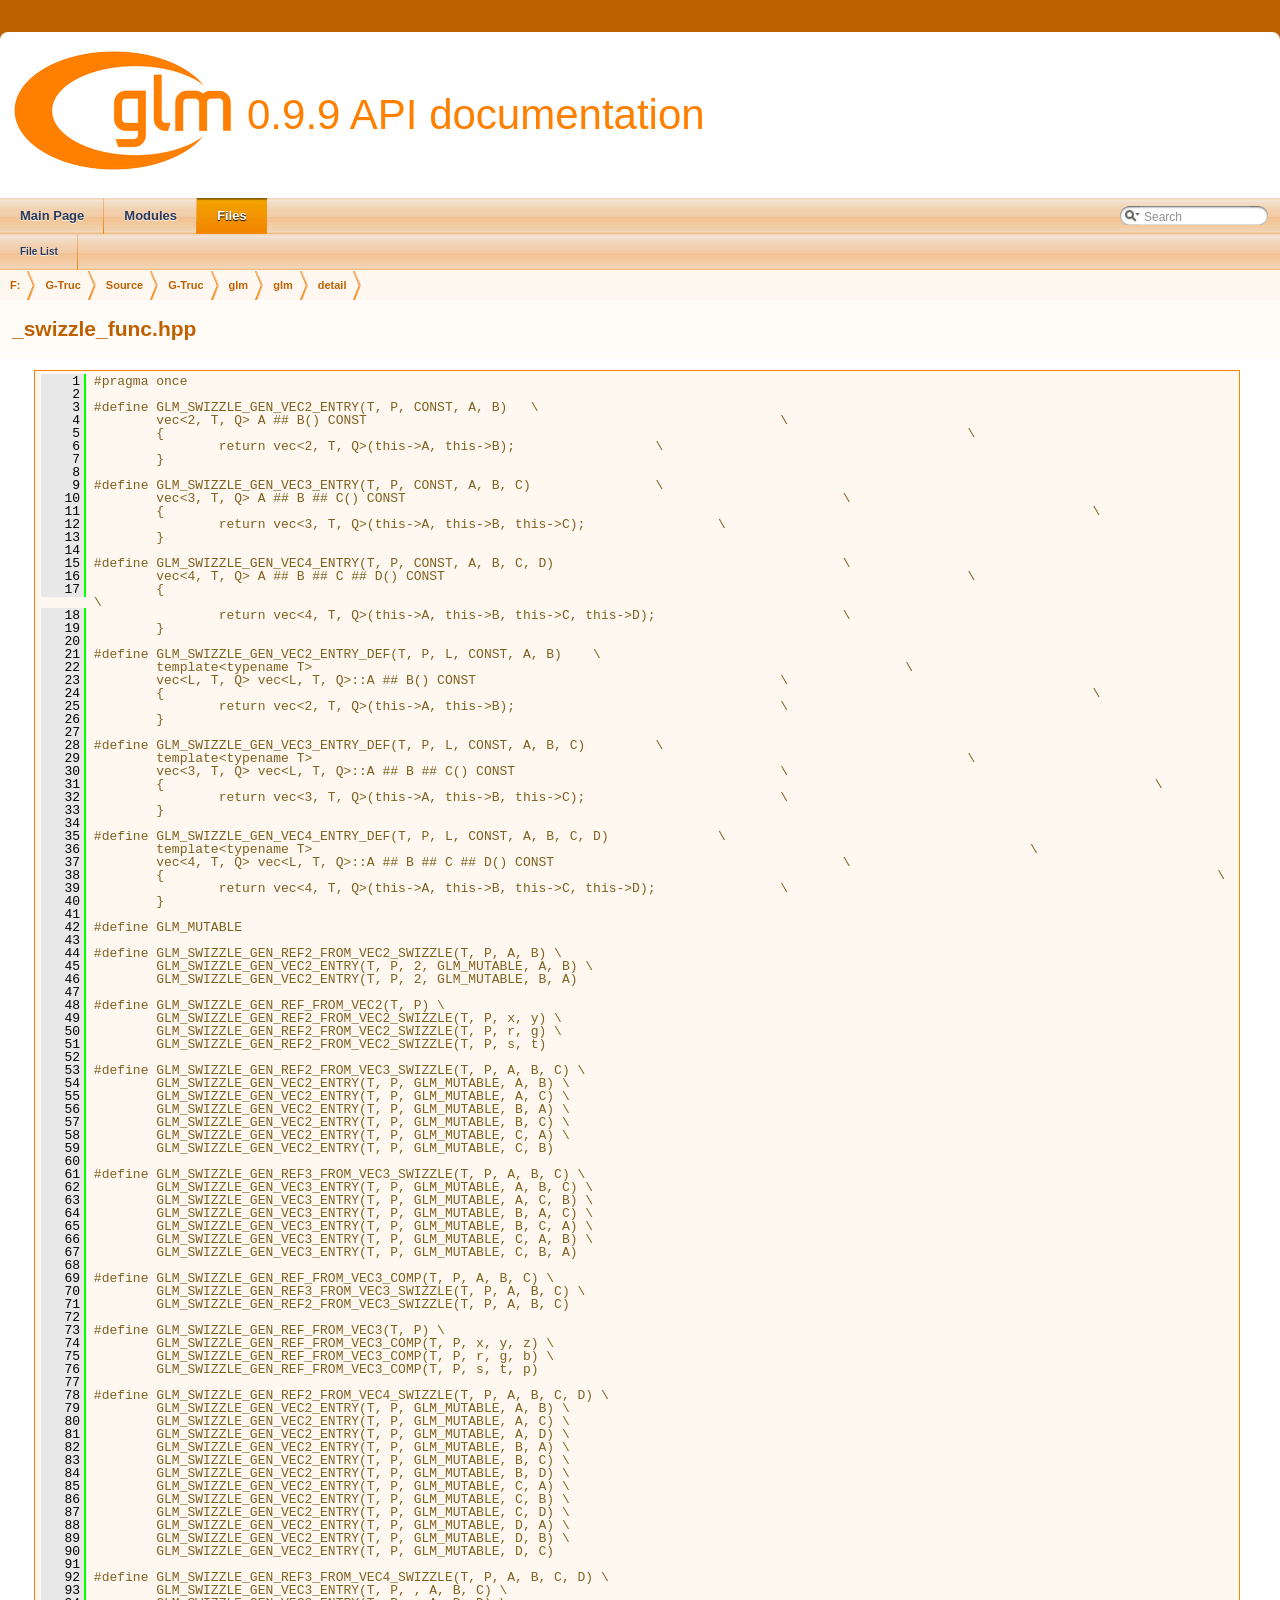
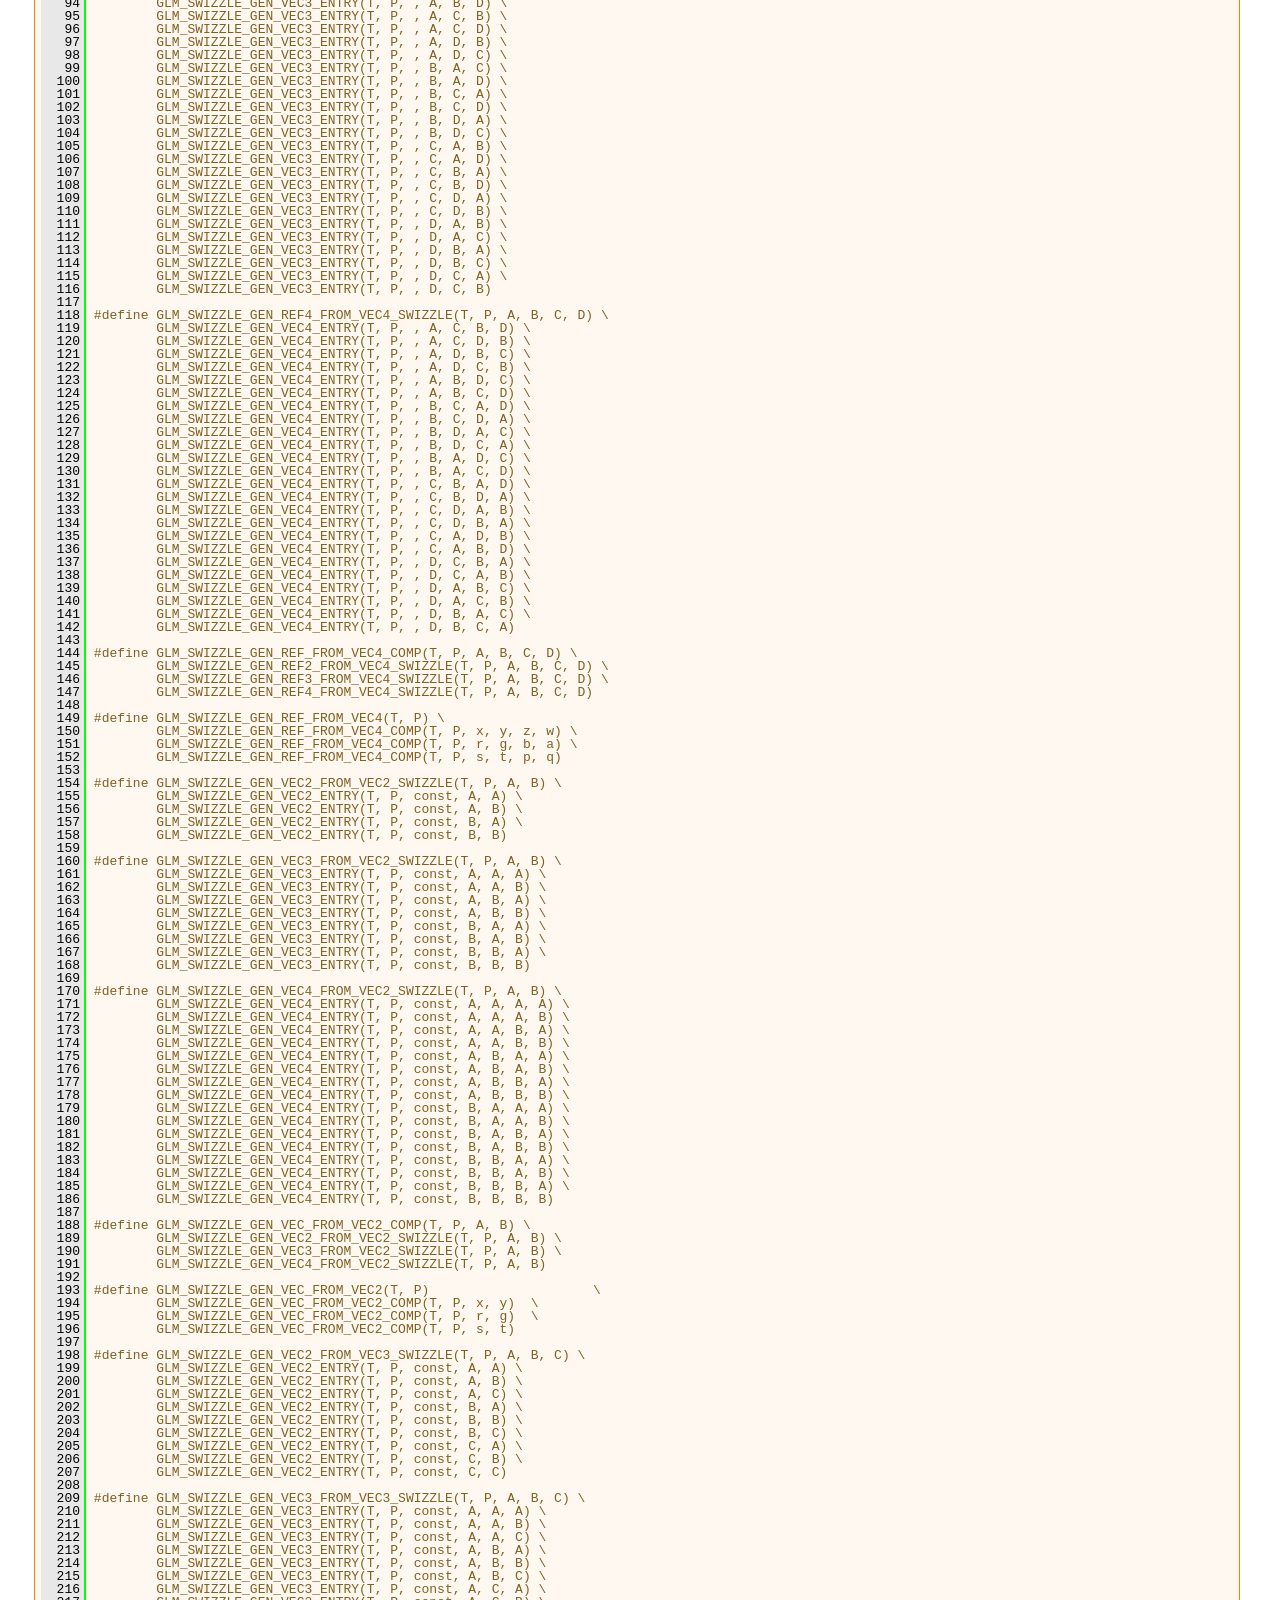
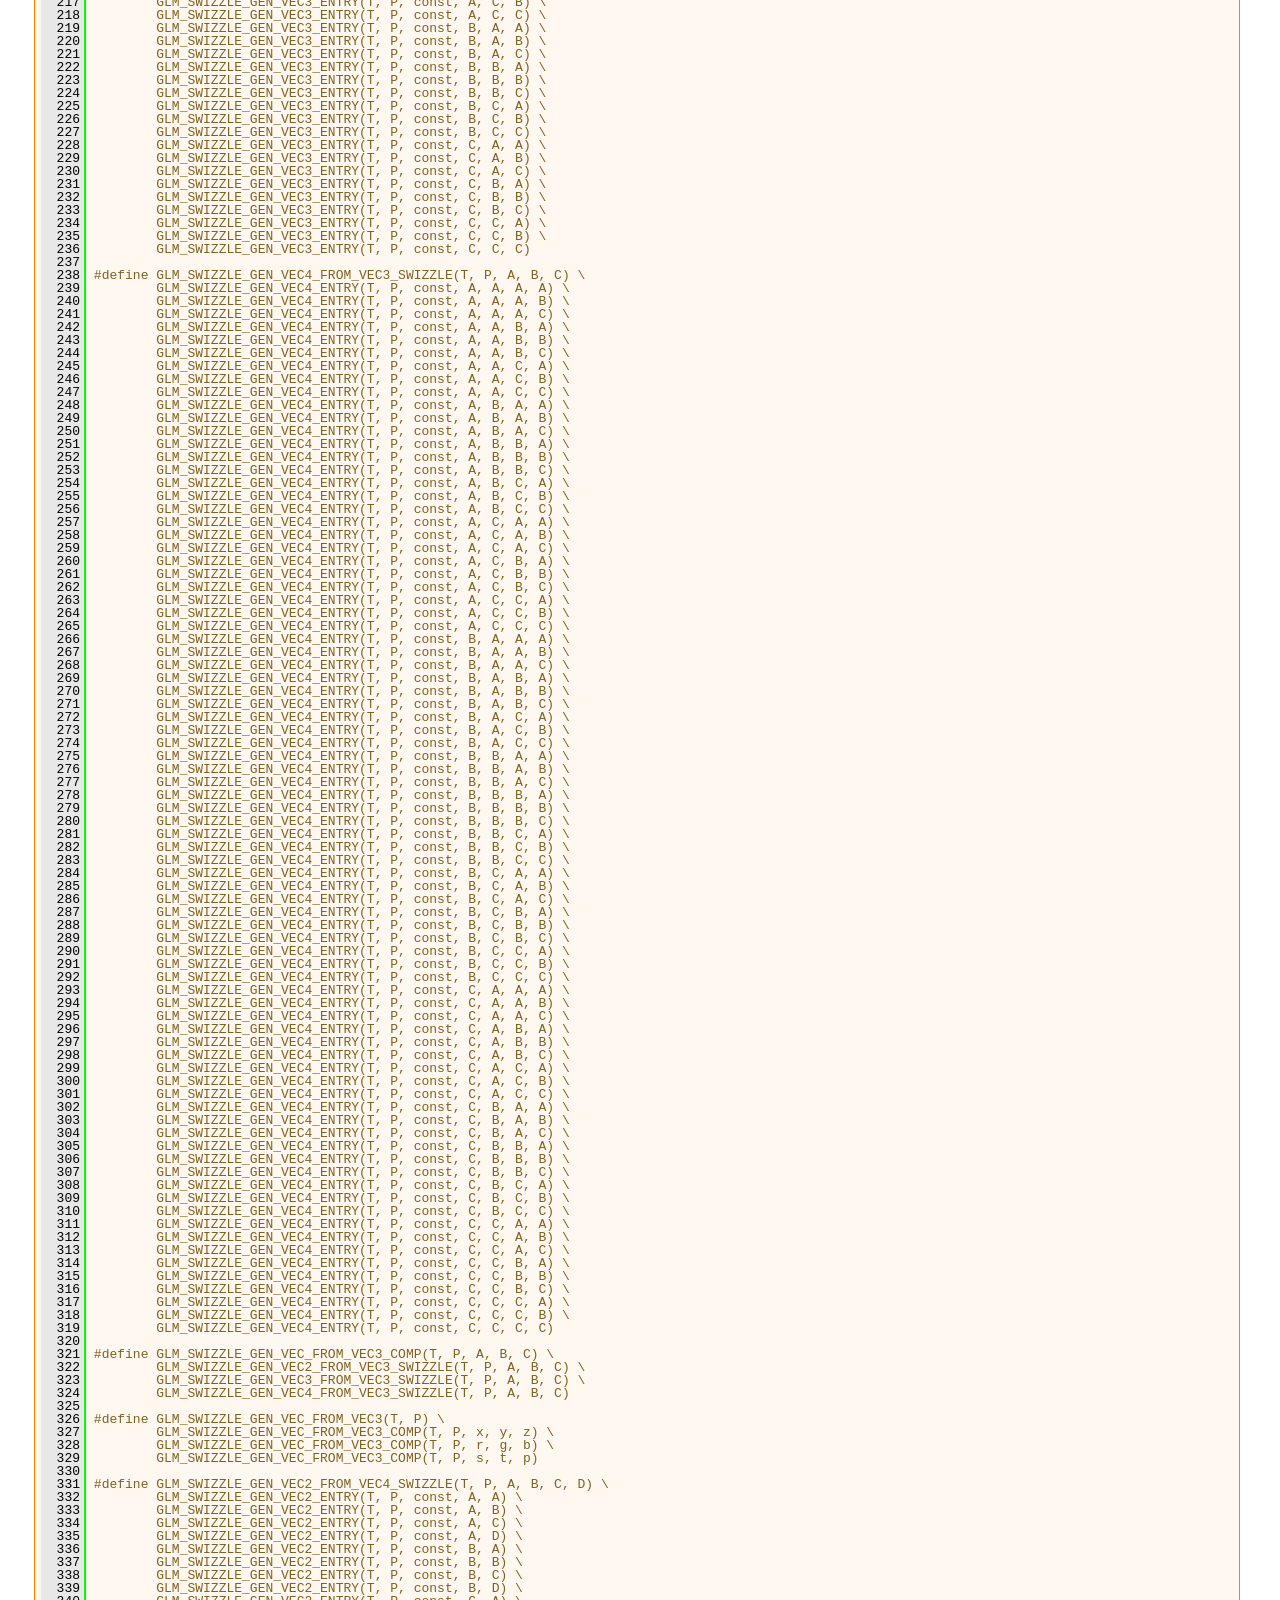
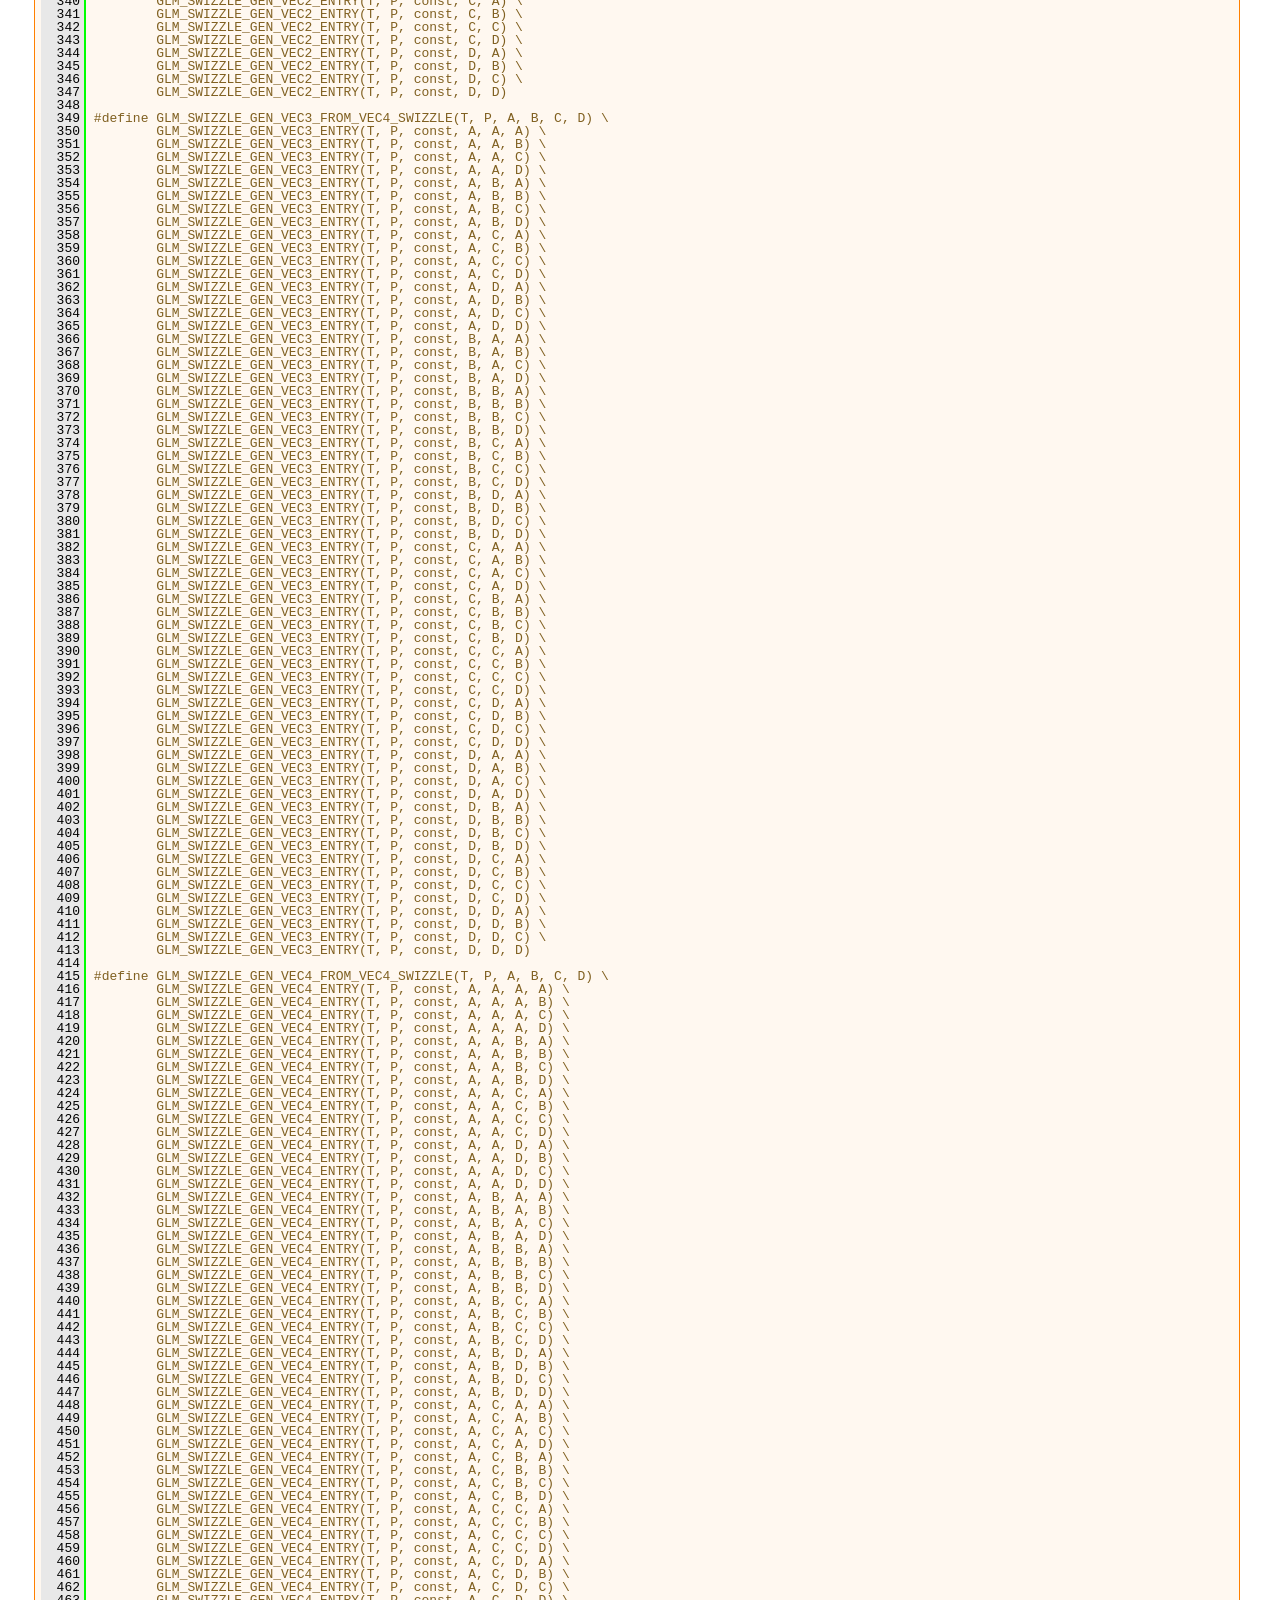
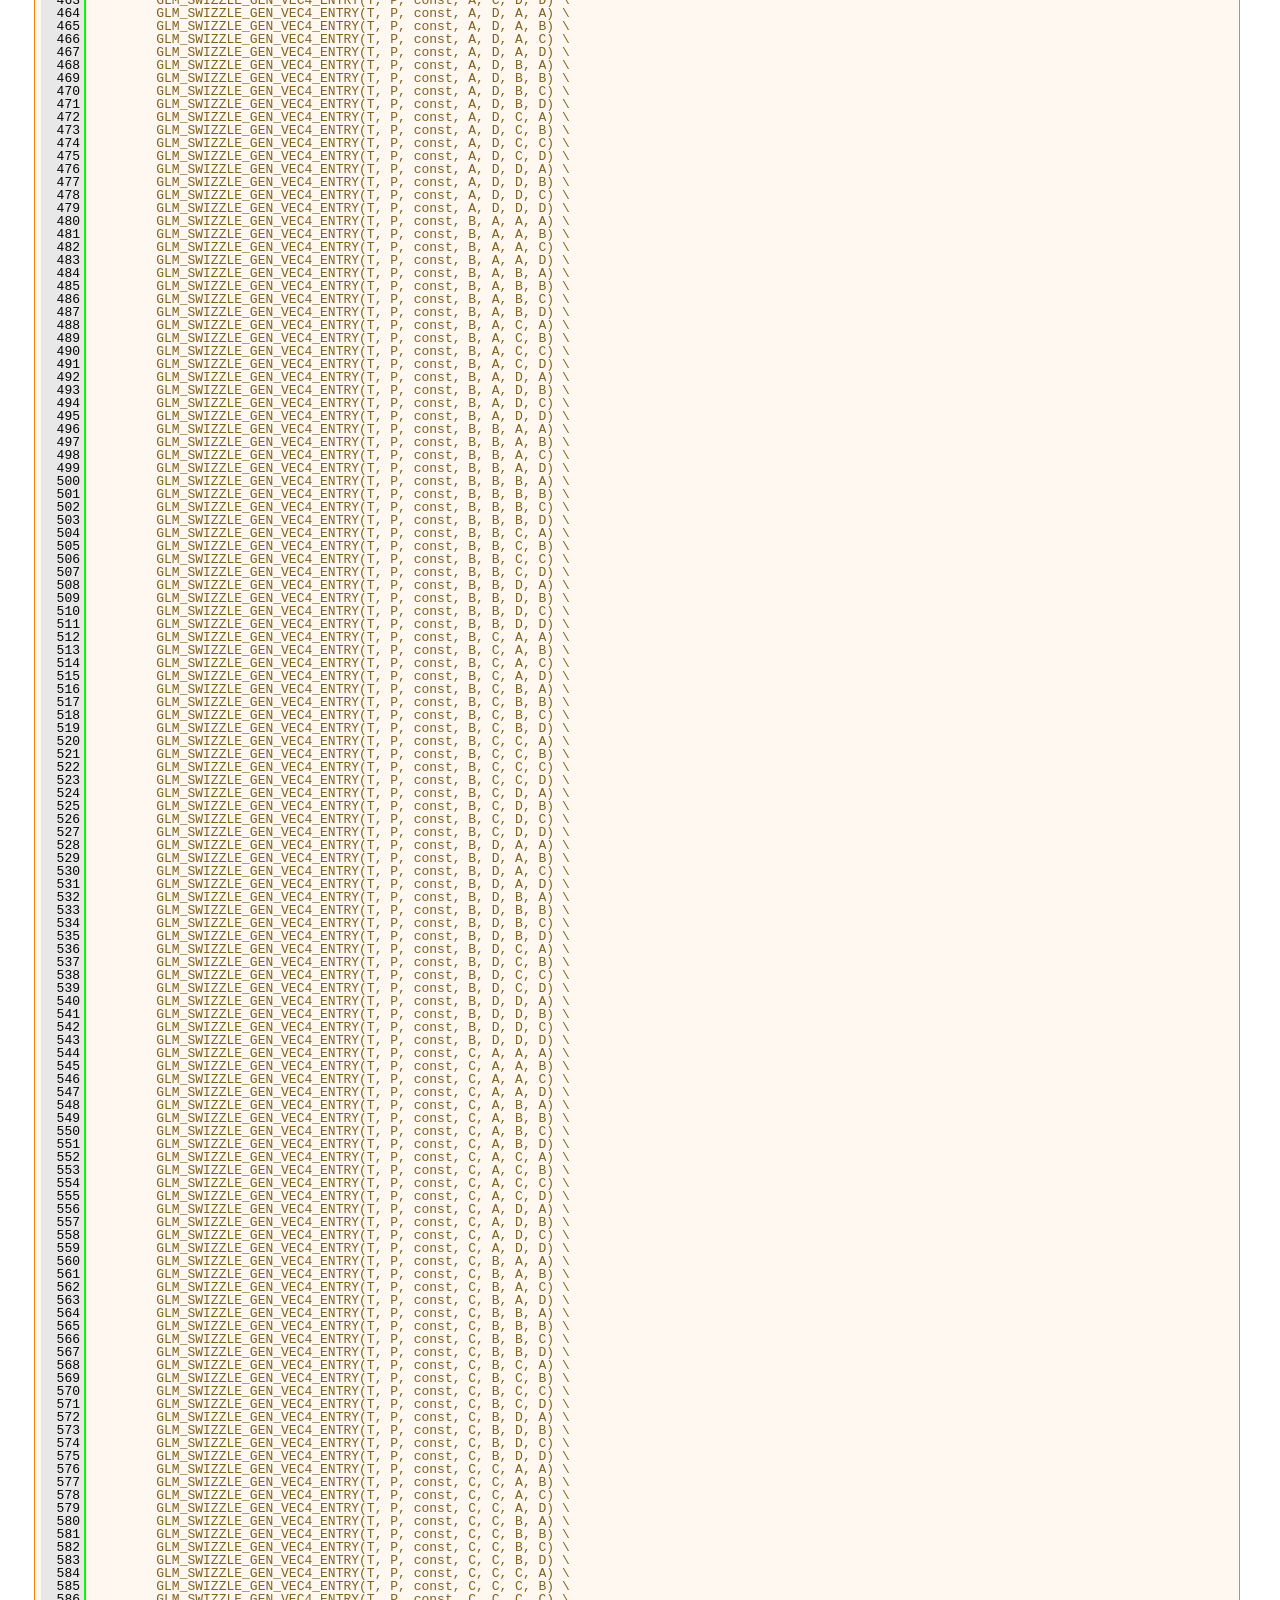
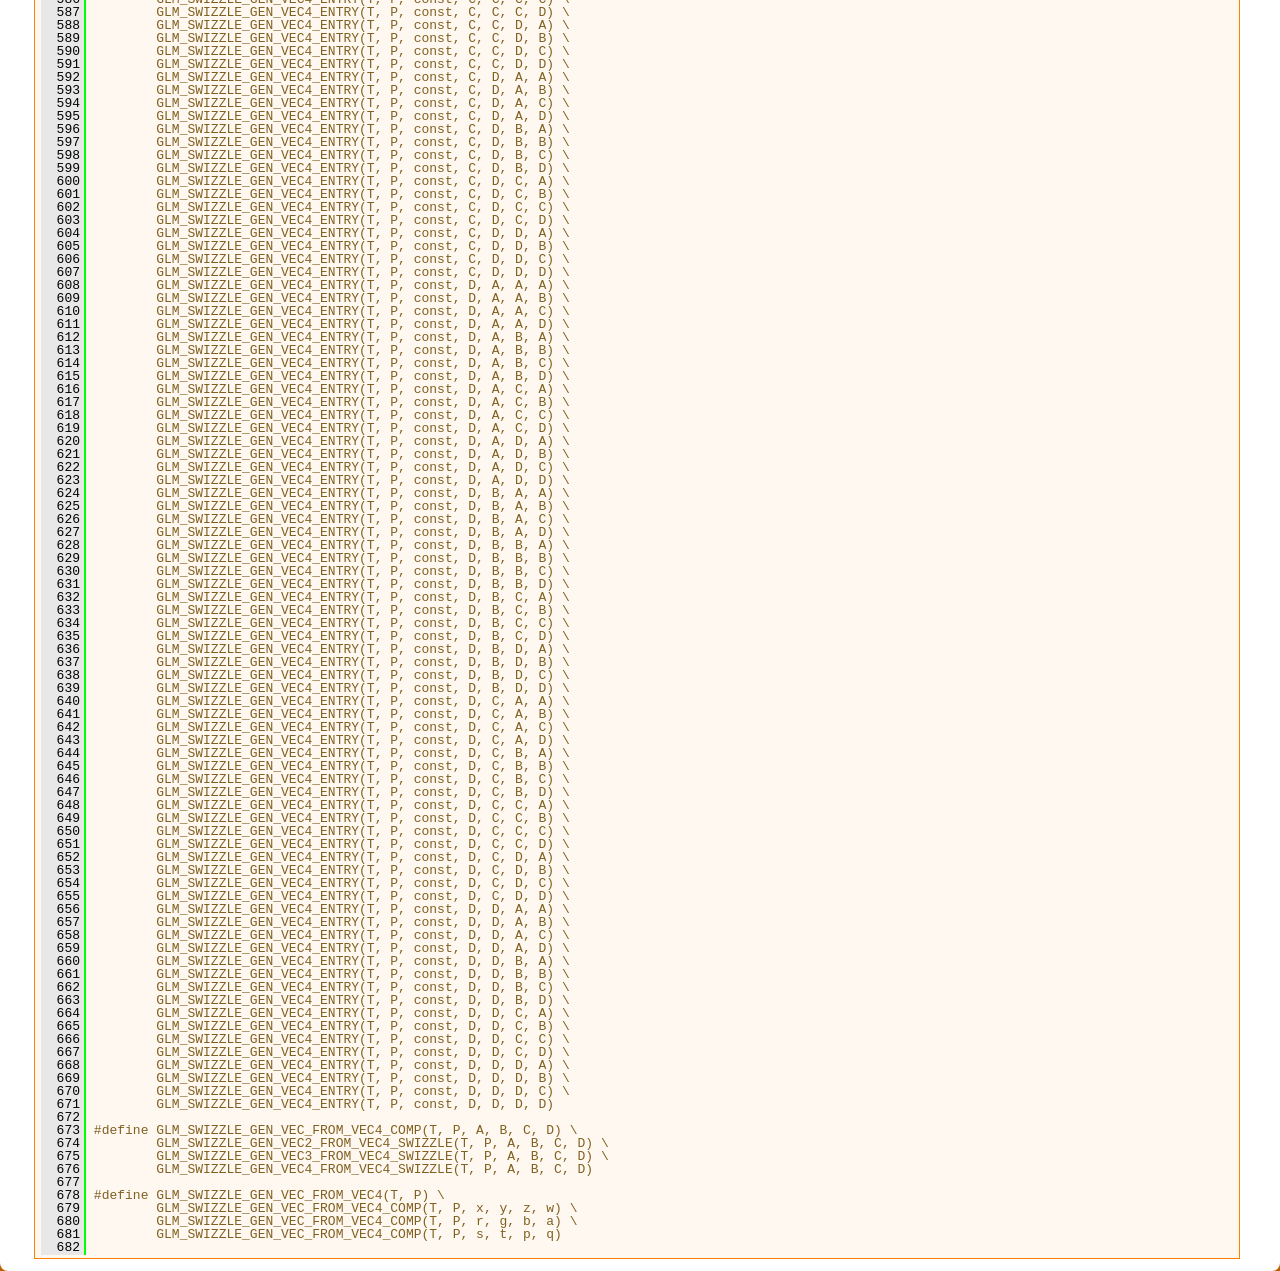
<file: third_party/monogs_rasterizer/third_party/glm/doc/api/a00005_source.html>
<!DOCTYPE html PUBLIC "-//W3C//DTD XHTML 1.0 Transitional//EN" "http://www.w3.org/TR/xhtml1/DTD/xhtml1-transitional.dtd">
<html xmlns="http://www.w3.org/1999/xhtml">
<head>
<meta http-equiv="Content-Type" content="text/xhtml;charset=UTF-8"/>
<meta http-equiv="X-UA-Compatible" content="IE=9"/>
<meta name="generator" content="Doxygen 1.8.10"/>
<title>0.9.9 API documentation: _swizzle_func.hpp Source File</title>
<link href="tabs.css" rel="stylesheet" type="text/css"/>
<script type="text/javascript" src="jquery.js"></script>
<script type="text/javascript" src="dynsections.js"></script>
<link href="search/search.css" rel="stylesheet" type="text/css"/>
<script type="text/javascript" src="search/searchdata.js"></script>
<script type="text/javascript" src="search/search.js"></script>
<script type="text/javascript">
  $(document).ready(function() { init_search(); });
</script>
<link href="doxygen.css" rel="stylesheet" type="text/css" />
</head>
<body>
<div id="top"><!-- do not remove this div, it is closed by doxygen! -->
<div id="titlearea">
<table cellspacing="0" cellpadding="0">
 <tbody>
 <tr style="height: 56px;">
  <td id="projectlogo"><img alt="Logo" src="logo-mini.png"/></td>
  <td id="projectalign" style="padding-left: 0.5em;">
   <div id="projectname">0.9.9 API documentation
   </div>
  </td>
 </tr>
 </tbody>
</table>
</div>
<!-- end header part -->
<!-- Generated by Doxygen 1.8.10 -->
<script type="text/javascript">
var searchBox = new SearchBox("searchBox", "search",false,'Search');
</script>
  <div id="navrow1" class="tabs">
    <ul class="tablist">
      <li><a href="index.html"><span>Main&#160;Page</span></a></li>
      <li><a href="modules.html"><span>Modules</span></a></li>
      <li class="current"><a href="files.html"><span>Files</span></a></li>
      <li>
        <div id="MSearchBox" class="MSearchBoxInactive">
        <span class="left">
          <img id="MSearchSelect" src="search/mag_sel.png"
               onmouseover="return searchBox.OnSearchSelectShow()"
               onmouseout="return searchBox.OnSearchSelectHide()"
               alt=""/>
          <input type="text" id="MSearchField" value="Search" accesskey="S"
               onfocus="searchBox.OnSearchFieldFocus(true)" 
               onblur="searchBox.OnSearchFieldFocus(false)" 
               onkeyup="searchBox.OnSearchFieldChange(event)"/>
          </span><span class="right">
            <a id="MSearchClose" href="javascript:searchBox.CloseResultsWindow()"><img id="MSearchCloseImg" border="0" src="search/close.png" alt=""/></a>
          </span>
        </div>
      </li>
    </ul>
  </div>
  <div id="navrow2" class="tabs2">
    <ul class="tablist">
      <li><a href="files.html"><span>File&#160;List</span></a></li>
    </ul>
  </div>
<!-- window showing the filter options -->
<div id="MSearchSelectWindow"
     onmouseover="return searchBox.OnSearchSelectShow()"
     onmouseout="return searchBox.OnSearchSelectHide()"
     onkeydown="return searchBox.OnSearchSelectKey(event)">
</div>

<!-- iframe showing the search results (closed by default) -->
<div id="MSearchResultsWindow">
<iframe src="javascript:void(0)" frameborder="0" 
        name="MSearchResults" id="MSearchResults">
</iframe>
</div>

<div id="nav-path" class="navpath">
  <ul>
<li class="navelem"><a class="el" href="dir_3a581ba30d25676e4b797b1f96d53b45.html">F:</a></li><li class="navelem"><a class="el" href="dir_9e5fe034a00e89334fd5186c3e7db156.html">G-Truc</a></li><li class="navelem"><a class="el" href="dir_d9496f0844b48bc7e53b5af8c99b9ab2.html">Source</a></li><li class="navelem"><a class="el" href="dir_a8bee7be44182a33f3820393ae0b105d.html">G-Truc</a></li><li class="navelem"><a class="el" href="dir_44e5e654415abd9ca6fdeaddaff8565e.html">glm</a></li><li class="navelem"><a class="el" href="dir_cef2d71d502cb69a9252bca2297d9549.html">glm</a></li><li class="navelem"><a class="el" href="dir_033f5edb0915b828d2c46ed4804e5503.html">detail</a></li>  </ul>
</div>
</div><!-- top -->
<div class="header">
  <div class="headertitle">
<div class="title">_swizzle_func.hpp</div>  </div>
</div><!--header-->
<div class="contents">
<div class="fragment"><div class="line"><a name="l00001"></a><span class="lineno">    1</span>&#160;<span class="preprocessor">#pragma once</span></div>
<div class="line"><a name="l00002"></a><span class="lineno">    2</span>&#160;</div>
<div class="line"><a name="l00003"></a><span class="lineno">    3</span>&#160;<span class="preprocessor">#define GLM_SWIZZLE_GEN_VEC2_ENTRY(T, P, CONST, A, B)   \</span></div>
<div class="line"><a name="l00004"></a><span class="lineno">    4</span>&#160;<span class="preprocessor">        vec&lt;2, T, Q&gt; A ## B() CONST                                                     \</span></div>
<div class="line"><a name="l00005"></a><span class="lineno">    5</span>&#160;<span class="preprocessor">        {                                                                                                       \</span></div>
<div class="line"><a name="l00006"></a><span class="lineno">    6</span>&#160;<span class="preprocessor">                return vec&lt;2, T, Q&gt;(this-&gt;A, this-&gt;B);                  \</span></div>
<div class="line"><a name="l00007"></a><span class="lineno">    7</span>&#160;<span class="preprocessor">        }</span></div>
<div class="line"><a name="l00008"></a><span class="lineno">    8</span>&#160;</div>
<div class="line"><a name="l00009"></a><span class="lineno">    9</span>&#160;<span class="preprocessor">#define GLM_SWIZZLE_GEN_VEC3_ENTRY(T, P, CONST, A, B, C)                \</span></div>
<div class="line"><a name="l00010"></a><span class="lineno">   10</span>&#160;<span class="preprocessor">        vec&lt;3, T, Q&gt; A ## B ## C() CONST                                                        \</span></div>
<div class="line"><a name="l00011"></a><span class="lineno">   11</span>&#160;<span class="preprocessor">        {                                                                                                                       \</span></div>
<div class="line"><a name="l00012"></a><span class="lineno">   12</span>&#160;<span class="preprocessor">                return vec&lt;3, T, Q&gt;(this-&gt;A, this-&gt;B, this-&gt;C);                 \</span></div>
<div class="line"><a name="l00013"></a><span class="lineno">   13</span>&#160;<span class="preprocessor">        }</span></div>
<div class="line"><a name="l00014"></a><span class="lineno">   14</span>&#160;</div>
<div class="line"><a name="l00015"></a><span class="lineno">   15</span>&#160;<span class="preprocessor">#define GLM_SWIZZLE_GEN_VEC4_ENTRY(T, P, CONST, A, B, C, D)                                     \</span></div>
<div class="line"><a name="l00016"></a><span class="lineno">   16</span>&#160;<span class="preprocessor">        vec&lt;4, T, Q&gt; A ## B ## C ## D() CONST                                                                   \</span></div>
<div class="line"><a name="l00017"></a><span class="lineno">   17</span>&#160;<span class="preprocessor">        {                                                                                                                                               \</span></div>
<div class="line"><a name="l00018"></a><span class="lineno">   18</span>&#160;<span class="preprocessor">                return vec&lt;4, T, Q&gt;(this-&gt;A, this-&gt;B, this-&gt;C, this-&gt;D);                        \</span></div>
<div class="line"><a name="l00019"></a><span class="lineno">   19</span>&#160;<span class="preprocessor">        }</span></div>
<div class="line"><a name="l00020"></a><span class="lineno">   20</span>&#160;</div>
<div class="line"><a name="l00021"></a><span class="lineno">   21</span>&#160;<span class="preprocessor">#define GLM_SWIZZLE_GEN_VEC2_ENTRY_DEF(T, P, L, CONST, A, B)    \</span></div>
<div class="line"><a name="l00022"></a><span class="lineno">   22</span>&#160;<span class="preprocessor">        template&lt;typename T&gt;                                                                            \</span></div>
<div class="line"><a name="l00023"></a><span class="lineno">   23</span>&#160;<span class="preprocessor">        vec&lt;L, T, Q&gt; vec&lt;L, T, Q&gt;::A ## B() CONST                                       \</span></div>
<div class="line"><a name="l00024"></a><span class="lineno">   24</span>&#160;<span class="preprocessor">        {                                                                                                                       \</span></div>
<div class="line"><a name="l00025"></a><span class="lineno">   25</span>&#160;<span class="preprocessor">                return vec&lt;2, T, Q&gt;(this-&gt;A, this-&gt;B);                                  \</span></div>
<div class="line"><a name="l00026"></a><span class="lineno">   26</span>&#160;<span class="preprocessor">        }</span></div>
<div class="line"><a name="l00027"></a><span class="lineno">   27</span>&#160;</div>
<div class="line"><a name="l00028"></a><span class="lineno">   28</span>&#160;<span class="preprocessor">#define GLM_SWIZZLE_GEN_VEC3_ENTRY_DEF(T, P, L, CONST, A, B, C)         \</span></div>
<div class="line"><a name="l00029"></a><span class="lineno">   29</span>&#160;<span class="preprocessor">        template&lt;typename T&gt;                                                                                    \</span></div>
<div class="line"><a name="l00030"></a><span class="lineno">   30</span>&#160;<span class="preprocessor">        vec&lt;3, T, Q&gt; vec&lt;L, T, Q&gt;::A ## B ## C() CONST                                  \</span></div>
<div class="line"><a name="l00031"></a><span class="lineno">   31</span>&#160;<span class="preprocessor">        {                                                                                                                               \</span></div>
<div class="line"><a name="l00032"></a><span class="lineno">   32</span>&#160;<span class="preprocessor">                return vec&lt;3, T, Q&gt;(this-&gt;A, this-&gt;B, this-&gt;C);                         \</span></div>
<div class="line"><a name="l00033"></a><span class="lineno">   33</span>&#160;<span class="preprocessor">        }</span></div>
<div class="line"><a name="l00034"></a><span class="lineno">   34</span>&#160;</div>
<div class="line"><a name="l00035"></a><span class="lineno">   35</span>&#160;<span class="preprocessor">#define GLM_SWIZZLE_GEN_VEC4_ENTRY_DEF(T, P, L, CONST, A, B, C, D)              \</span></div>
<div class="line"><a name="l00036"></a><span class="lineno">   36</span>&#160;<span class="preprocessor">        template&lt;typename T&gt;                                                                                            \</span></div>
<div class="line"><a name="l00037"></a><span class="lineno">   37</span>&#160;<span class="preprocessor">        vec&lt;4, T, Q&gt; vec&lt;L, T, Q&gt;::A ## B ## C ## D() CONST                                     \</span></div>
<div class="line"><a name="l00038"></a><span class="lineno">   38</span>&#160;<span class="preprocessor">        {                                                                                                                                       \</span></div>
<div class="line"><a name="l00039"></a><span class="lineno">   39</span>&#160;<span class="preprocessor">                return vec&lt;4, T, Q&gt;(this-&gt;A, this-&gt;B, this-&gt;C, this-&gt;D);                \</span></div>
<div class="line"><a name="l00040"></a><span class="lineno">   40</span>&#160;<span class="preprocessor">        }</span></div>
<div class="line"><a name="l00041"></a><span class="lineno">   41</span>&#160;</div>
<div class="line"><a name="l00042"></a><span class="lineno">   42</span>&#160;<span class="preprocessor">#define GLM_MUTABLE</span></div>
<div class="line"><a name="l00043"></a><span class="lineno">   43</span>&#160;</div>
<div class="line"><a name="l00044"></a><span class="lineno">   44</span>&#160;<span class="preprocessor">#define GLM_SWIZZLE_GEN_REF2_FROM_VEC2_SWIZZLE(T, P, A, B) \</span></div>
<div class="line"><a name="l00045"></a><span class="lineno">   45</span>&#160;<span class="preprocessor">        GLM_SWIZZLE_GEN_VEC2_ENTRY(T, P, 2, GLM_MUTABLE, A, B) \</span></div>
<div class="line"><a name="l00046"></a><span class="lineno">   46</span>&#160;<span class="preprocessor">        GLM_SWIZZLE_GEN_VEC2_ENTRY(T, P, 2, GLM_MUTABLE, B, A)</span></div>
<div class="line"><a name="l00047"></a><span class="lineno">   47</span>&#160;</div>
<div class="line"><a name="l00048"></a><span class="lineno">   48</span>&#160;<span class="preprocessor">#define GLM_SWIZZLE_GEN_REF_FROM_VEC2(T, P) \</span></div>
<div class="line"><a name="l00049"></a><span class="lineno">   49</span>&#160;<span class="preprocessor">        GLM_SWIZZLE_GEN_REF2_FROM_VEC2_SWIZZLE(T, P, x, y) \</span></div>
<div class="line"><a name="l00050"></a><span class="lineno">   50</span>&#160;<span class="preprocessor">        GLM_SWIZZLE_GEN_REF2_FROM_VEC2_SWIZZLE(T, P, r, g) \</span></div>
<div class="line"><a name="l00051"></a><span class="lineno">   51</span>&#160;<span class="preprocessor">        GLM_SWIZZLE_GEN_REF2_FROM_VEC2_SWIZZLE(T, P, s, t)</span></div>
<div class="line"><a name="l00052"></a><span class="lineno">   52</span>&#160;</div>
<div class="line"><a name="l00053"></a><span class="lineno">   53</span>&#160;<span class="preprocessor">#define GLM_SWIZZLE_GEN_REF2_FROM_VEC3_SWIZZLE(T, P, A, B, C) \</span></div>
<div class="line"><a name="l00054"></a><span class="lineno">   54</span>&#160;<span class="preprocessor">        GLM_SWIZZLE_GEN_VEC2_ENTRY(T, P, GLM_MUTABLE, A, B) \</span></div>
<div class="line"><a name="l00055"></a><span class="lineno">   55</span>&#160;<span class="preprocessor">        GLM_SWIZZLE_GEN_VEC2_ENTRY(T, P, GLM_MUTABLE, A, C) \</span></div>
<div class="line"><a name="l00056"></a><span class="lineno">   56</span>&#160;<span class="preprocessor">        GLM_SWIZZLE_GEN_VEC2_ENTRY(T, P, GLM_MUTABLE, B, A) \</span></div>
<div class="line"><a name="l00057"></a><span class="lineno">   57</span>&#160;<span class="preprocessor">        GLM_SWIZZLE_GEN_VEC2_ENTRY(T, P, GLM_MUTABLE, B, C) \</span></div>
<div class="line"><a name="l00058"></a><span class="lineno">   58</span>&#160;<span class="preprocessor">        GLM_SWIZZLE_GEN_VEC2_ENTRY(T, P, GLM_MUTABLE, C, A) \</span></div>
<div class="line"><a name="l00059"></a><span class="lineno">   59</span>&#160;<span class="preprocessor">        GLM_SWIZZLE_GEN_VEC2_ENTRY(T, P, GLM_MUTABLE, C, B)</span></div>
<div class="line"><a name="l00060"></a><span class="lineno">   60</span>&#160;</div>
<div class="line"><a name="l00061"></a><span class="lineno">   61</span>&#160;<span class="preprocessor">#define GLM_SWIZZLE_GEN_REF3_FROM_VEC3_SWIZZLE(T, P, A, B, C) \</span></div>
<div class="line"><a name="l00062"></a><span class="lineno">   62</span>&#160;<span class="preprocessor">        GLM_SWIZZLE_GEN_VEC3_ENTRY(T, P, GLM_MUTABLE, A, B, C) \</span></div>
<div class="line"><a name="l00063"></a><span class="lineno">   63</span>&#160;<span class="preprocessor">        GLM_SWIZZLE_GEN_VEC3_ENTRY(T, P, GLM_MUTABLE, A, C, B) \</span></div>
<div class="line"><a name="l00064"></a><span class="lineno">   64</span>&#160;<span class="preprocessor">        GLM_SWIZZLE_GEN_VEC3_ENTRY(T, P, GLM_MUTABLE, B, A, C) \</span></div>
<div class="line"><a name="l00065"></a><span class="lineno">   65</span>&#160;<span class="preprocessor">        GLM_SWIZZLE_GEN_VEC3_ENTRY(T, P, GLM_MUTABLE, B, C, A) \</span></div>
<div class="line"><a name="l00066"></a><span class="lineno">   66</span>&#160;<span class="preprocessor">        GLM_SWIZZLE_GEN_VEC3_ENTRY(T, P, GLM_MUTABLE, C, A, B) \</span></div>
<div class="line"><a name="l00067"></a><span class="lineno">   67</span>&#160;<span class="preprocessor">        GLM_SWIZZLE_GEN_VEC3_ENTRY(T, P, GLM_MUTABLE, C, B, A)</span></div>
<div class="line"><a name="l00068"></a><span class="lineno">   68</span>&#160;</div>
<div class="line"><a name="l00069"></a><span class="lineno">   69</span>&#160;<span class="preprocessor">#define GLM_SWIZZLE_GEN_REF_FROM_VEC3_COMP(T, P, A, B, C) \</span></div>
<div class="line"><a name="l00070"></a><span class="lineno">   70</span>&#160;<span class="preprocessor">        GLM_SWIZZLE_GEN_REF3_FROM_VEC3_SWIZZLE(T, P, A, B, C) \</span></div>
<div class="line"><a name="l00071"></a><span class="lineno">   71</span>&#160;<span class="preprocessor">        GLM_SWIZZLE_GEN_REF2_FROM_VEC3_SWIZZLE(T, P, A, B, C)</span></div>
<div class="line"><a name="l00072"></a><span class="lineno">   72</span>&#160;</div>
<div class="line"><a name="l00073"></a><span class="lineno">   73</span>&#160;<span class="preprocessor">#define GLM_SWIZZLE_GEN_REF_FROM_VEC3(T, P) \</span></div>
<div class="line"><a name="l00074"></a><span class="lineno">   74</span>&#160;<span class="preprocessor">        GLM_SWIZZLE_GEN_REF_FROM_VEC3_COMP(T, P, x, y, z) \</span></div>
<div class="line"><a name="l00075"></a><span class="lineno">   75</span>&#160;<span class="preprocessor">        GLM_SWIZZLE_GEN_REF_FROM_VEC3_COMP(T, P, r, g, b) \</span></div>
<div class="line"><a name="l00076"></a><span class="lineno">   76</span>&#160;<span class="preprocessor">        GLM_SWIZZLE_GEN_REF_FROM_VEC3_COMP(T, P, s, t, p)</span></div>
<div class="line"><a name="l00077"></a><span class="lineno">   77</span>&#160;</div>
<div class="line"><a name="l00078"></a><span class="lineno">   78</span>&#160;<span class="preprocessor">#define GLM_SWIZZLE_GEN_REF2_FROM_VEC4_SWIZZLE(T, P, A, B, C, D) \</span></div>
<div class="line"><a name="l00079"></a><span class="lineno">   79</span>&#160;<span class="preprocessor">        GLM_SWIZZLE_GEN_VEC2_ENTRY(T, P, GLM_MUTABLE, A, B) \</span></div>
<div class="line"><a name="l00080"></a><span class="lineno">   80</span>&#160;<span class="preprocessor">        GLM_SWIZZLE_GEN_VEC2_ENTRY(T, P, GLM_MUTABLE, A, C) \</span></div>
<div class="line"><a name="l00081"></a><span class="lineno">   81</span>&#160;<span class="preprocessor">        GLM_SWIZZLE_GEN_VEC2_ENTRY(T, P, GLM_MUTABLE, A, D) \</span></div>
<div class="line"><a name="l00082"></a><span class="lineno">   82</span>&#160;<span class="preprocessor">        GLM_SWIZZLE_GEN_VEC2_ENTRY(T, P, GLM_MUTABLE, B, A) \</span></div>
<div class="line"><a name="l00083"></a><span class="lineno">   83</span>&#160;<span class="preprocessor">        GLM_SWIZZLE_GEN_VEC2_ENTRY(T, P, GLM_MUTABLE, B, C) \</span></div>
<div class="line"><a name="l00084"></a><span class="lineno">   84</span>&#160;<span class="preprocessor">        GLM_SWIZZLE_GEN_VEC2_ENTRY(T, P, GLM_MUTABLE, B, D) \</span></div>
<div class="line"><a name="l00085"></a><span class="lineno">   85</span>&#160;<span class="preprocessor">        GLM_SWIZZLE_GEN_VEC2_ENTRY(T, P, GLM_MUTABLE, C, A) \</span></div>
<div class="line"><a name="l00086"></a><span class="lineno">   86</span>&#160;<span class="preprocessor">        GLM_SWIZZLE_GEN_VEC2_ENTRY(T, P, GLM_MUTABLE, C, B) \</span></div>
<div class="line"><a name="l00087"></a><span class="lineno">   87</span>&#160;<span class="preprocessor">        GLM_SWIZZLE_GEN_VEC2_ENTRY(T, P, GLM_MUTABLE, C, D) \</span></div>
<div class="line"><a name="l00088"></a><span class="lineno">   88</span>&#160;<span class="preprocessor">        GLM_SWIZZLE_GEN_VEC2_ENTRY(T, P, GLM_MUTABLE, D, A) \</span></div>
<div class="line"><a name="l00089"></a><span class="lineno">   89</span>&#160;<span class="preprocessor">        GLM_SWIZZLE_GEN_VEC2_ENTRY(T, P, GLM_MUTABLE, D, B) \</span></div>
<div class="line"><a name="l00090"></a><span class="lineno">   90</span>&#160;<span class="preprocessor">        GLM_SWIZZLE_GEN_VEC2_ENTRY(T, P, GLM_MUTABLE, D, C)</span></div>
<div class="line"><a name="l00091"></a><span class="lineno">   91</span>&#160;</div>
<div class="line"><a name="l00092"></a><span class="lineno">   92</span>&#160;<span class="preprocessor">#define GLM_SWIZZLE_GEN_REF3_FROM_VEC4_SWIZZLE(T, P, A, B, C, D) \</span></div>
<div class="line"><a name="l00093"></a><span class="lineno">   93</span>&#160;<span class="preprocessor">        GLM_SWIZZLE_GEN_VEC3_ENTRY(T, P, , A, B, C) \</span></div>
<div class="line"><a name="l00094"></a><span class="lineno">   94</span>&#160;<span class="preprocessor">        GLM_SWIZZLE_GEN_VEC3_ENTRY(T, P, , A, B, D) \</span></div>
<div class="line"><a name="l00095"></a><span class="lineno">   95</span>&#160;<span class="preprocessor">        GLM_SWIZZLE_GEN_VEC3_ENTRY(T, P, , A, C, B) \</span></div>
<div class="line"><a name="l00096"></a><span class="lineno">   96</span>&#160;<span class="preprocessor">        GLM_SWIZZLE_GEN_VEC3_ENTRY(T, P, , A, C, D) \</span></div>
<div class="line"><a name="l00097"></a><span class="lineno">   97</span>&#160;<span class="preprocessor">        GLM_SWIZZLE_GEN_VEC3_ENTRY(T, P, , A, D, B) \</span></div>
<div class="line"><a name="l00098"></a><span class="lineno">   98</span>&#160;<span class="preprocessor">        GLM_SWIZZLE_GEN_VEC3_ENTRY(T, P, , A, D, C) \</span></div>
<div class="line"><a name="l00099"></a><span class="lineno">   99</span>&#160;<span class="preprocessor">        GLM_SWIZZLE_GEN_VEC3_ENTRY(T, P, , B, A, C) \</span></div>
<div class="line"><a name="l00100"></a><span class="lineno">  100</span>&#160;<span class="preprocessor">        GLM_SWIZZLE_GEN_VEC3_ENTRY(T, P, , B, A, D) \</span></div>
<div class="line"><a name="l00101"></a><span class="lineno">  101</span>&#160;<span class="preprocessor">        GLM_SWIZZLE_GEN_VEC3_ENTRY(T, P, , B, C, A) \</span></div>
<div class="line"><a name="l00102"></a><span class="lineno">  102</span>&#160;<span class="preprocessor">        GLM_SWIZZLE_GEN_VEC3_ENTRY(T, P, , B, C, D) \</span></div>
<div class="line"><a name="l00103"></a><span class="lineno">  103</span>&#160;<span class="preprocessor">        GLM_SWIZZLE_GEN_VEC3_ENTRY(T, P, , B, D, A) \</span></div>
<div class="line"><a name="l00104"></a><span class="lineno">  104</span>&#160;<span class="preprocessor">        GLM_SWIZZLE_GEN_VEC3_ENTRY(T, P, , B, D, C) \</span></div>
<div class="line"><a name="l00105"></a><span class="lineno">  105</span>&#160;<span class="preprocessor">        GLM_SWIZZLE_GEN_VEC3_ENTRY(T, P, , C, A, B) \</span></div>
<div class="line"><a name="l00106"></a><span class="lineno">  106</span>&#160;<span class="preprocessor">        GLM_SWIZZLE_GEN_VEC3_ENTRY(T, P, , C, A, D) \</span></div>
<div class="line"><a name="l00107"></a><span class="lineno">  107</span>&#160;<span class="preprocessor">        GLM_SWIZZLE_GEN_VEC3_ENTRY(T, P, , C, B, A) \</span></div>
<div class="line"><a name="l00108"></a><span class="lineno">  108</span>&#160;<span class="preprocessor">        GLM_SWIZZLE_GEN_VEC3_ENTRY(T, P, , C, B, D) \</span></div>
<div class="line"><a name="l00109"></a><span class="lineno">  109</span>&#160;<span class="preprocessor">        GLM_SWIZZLE_GEN_VEC3_ENTRY(T, P, , C, D, A) \</span></div>
<div class="line"><a name="l00110"></a><span class="lineno">  110</span>&#160;<span class="preprocessor">        GLM_SWIZZLE_GEN_VEC3_ENTRY(T, P, , C, D, B) \</span></div>
<div class="line"><a name="l00111"></a><span class="lineno">  111</span>&#160;<span class="preprocessor">        GLM_SWIZZLE_GEN_VEC3_ENTRY(T, P, , D, A, B) \</span></div>
<div class="line"><a name="l00112"></a><span class="lineno">  112</span>&#160;<span class="preprocessor">        GLM_SWIZZLE_GEN_VEC3_ENTRY(T, P, , D, A, C) \</span></div>
<div class="line"><a name="l00113"></a><span class="lineno">  113</span>&#160;<span class="preprocessor">        GLM_SWIZZLE_GEN_VEC3_ENTRY(T, P, , D, B, A) \</span></div>
<div class="line"><a name="l00114"></a><span class="lineno">  114</span>&#160;<span class="preprocessor">        GLM_SWIZZLE_GEN_VEC3_ENTRY(T, P, , D, B, C) \</span></div>
<div class="line"><a name="l00115"></a><span class="lineno">  115</span>&#160;<span class="preprocessor">        GLM_SWIZZLE_GEN_VEC3_ENTRY(T, P, , D, C, A) \</span></div>
<div class="line"><a name="l00116"></a><span class="lineno">  116</span>&#160;<span class="preprocessor">        GLM_SWIZZLE_GEN_VEC3_ENTRY(T, P, , D, C, B)</span></div>
<div class="line"><a name="l00117"></a><span class="lineno">  117</span>&#160;</div>
<div class="line"><a name="l00118"></a><span class="lineno">  118</span>&#160;<span class="preprocessor">#define GLM_SWIZZLE_GEN_REF4_FROM_VEC4_SWIZZLE(T, P, A, B, C, D) \</span></div>
<div class="line"><a name="l00119"></a><span class="lineno">  119</span>&#160;<span class="preprocessor">        GLM_SWIZZLE_GEN_VEC4_ENTRY(T, P, , A, C, B, D) \</span></div>
<div class="line"><a name="l00120"></a><span class="lineno">  120</span>&#160;<span class="preprocessor">        GLM_SWIZZLE_GEN_VEC4_ENTRY(T, P, , A, C, D, B) \</span></div>
<div class="line"><a name="l00121"></a><span class="lineno">  121</span>&#160;<span class="preprocessor">        GLM_SWIZZLE_GEN_VEC4_ENTRY(T, P, , A, D, B, C) \</span></div>
<div class="line"><a name="l00122"></a><span class="lineno">  122</span>&#160;<span class="preprocessor">        GLM_SWIZZLE_GEN_VEC4_ENTRY(T, P, , A, D, C, B) \</span></div>
<div class="line"><a name="l00123"></a><span class="lineno">  123</span>&#160;<span class="preprocessor">        GLM_SWIZZLE_GEN_VEC4_ENTRY(T, P, , A, B, D, C) \</span></div>
<div class="line"><a name="l00124"></a><span class="lineno">  124</span>&#160;<span class="preprocessor">        GLM_SWIZZLE_GEN_VEC4_ENTRY(T, P, , A, B, C, D) \</span></div>
<div class="line"><a name="l00125"></a><span class="lineno">  125</span>&#160;<span class="preprocessor">        GLM_SWIZZLE_GEN_VEC4_ENTRY(T, P, , B, C, A, D) \</span></div>
<div class="line"><a name="l00126"></a><span class="lineno">  126</span>&#160;<span class="preprocessor">        GLM_SWIZZLE_GEN_VEC4_ENTRY(T, P, , B, C, D, A) \</span></div>
<div class="line"><a name="l00127"></a><span class="lineno">  127</span>&#160;<span class="preprocessor">        GLM_SWIZZLE_GEN_VEC4_ENTRY(T, P, , B, D, A, C) \</span></div>
<div class="line"><a name="l00128"></a><span class="lineno">  128</span>&#160;<span class="preprocessor">        GLM_SWIZZLE_GEN_VEC4_ENTRY(T, P, , B, D, C, A) \</span></div>
<div class="line"><a name="l00129"></a><span class="lineno">  129</span>&#160;<span class="preprocessor">        GLM_SWIZZLE_GEN_VEC4_ENTRY(T, P, , B, A, D, C) \</span></div>
<div class="line"><a name="l00130"></a><span class="lineno">  130</span>&#160;<span class="preprocessor">        GLM_SWIZZLE_GEN_VEC4_ENTRY(T, P, , B, A, C, D) \</span></div>
<div class="line"><a name="l00131"></a><span class="lineno">  131</span>&#160;<span class="preprocessor">        GLM_SWIZZLE_GEN_VEC4_ENTRY(T, P, , C, B, A, D) \</span></div>
<div class="line"><a name="l00132"></a><span class="lineno">  132</span>&#160;<span class="preprocessor">        GLM_SWIZZLE_GEN_VEC4_ENTRY(T, P, , C, B, D, A) \</span></div>
<div class="line"><a name="l00133"></a><span class="lineno">  133</span>&#160;<span class="preprocessor">        GLM_SWIZZLE_GEN_VEC4_ENTRY(T, P, , C, D, A, B) \</span></div>
<div class="line"><a name="l00134"></a><span class="lineno">  134</span>&#160;<span class="preprocessor">        GLM_SWIZZLE_GEN_VEC4_ENTRY(T, P, , C, D, B, A) \</span></div>
<div class="line"><a name="l00135"></a><span class="lineno">  135</span>&#160;<span class="preprocessor">        GLM_SWIZZLE_GEN_VEC4_ENTRY(T, P, , C, A, D, B) \</span></div>
<div class="line"><a name="l00136"></a><span class="lineno">  136</span>&#160;<span class="preprocessor">        GLM_SWIZZLE_GEN_VEC4_ENTRY(T, P, , C, A, B, D) \</span></div>
<div class="line"><a name="l00137"></a><span class="lineno">  137</span>&#160;<span class="preprocessor">        GLM_SWIZZLE_GEN_VEC4_ENTRY(T, P, , D, C, B, A) \</span></div>
<div class="line"><a name="l00138"></a><span class="lineno">  138</span>&#160;<span class="preprocessor">        GLM_SWIZZLE_GEN_VEC4_ENTRY(T, P, , D, C, A, B) \</span></div>
<div class="line"><a name="l00139"></a><span class="lineno">  139</span>&#160;<span class="preprocessor">        GLM_SWIZZLE_GEN_VEC4_ENTRY(T, P, , D, A, B, C) \</span></div>
<div class="line"><a name="l00140"></a><span class="lineno">  140</span>&#160;<span class="preprocessor">        GLM_SWIZZLE_GEN_VEC4_ENTRY(T, P, , D, A, C, B) \</span></div>
<div class="line"><a name="l00141"></a><span class="lineno">  141</span>&#160;<span class="preprocessor">        GLM_SWIZZLE_GEN_VEC4_ENTRY(T, P, , D, B, A, C) \</span></div>
<div class="line"><a name="l00142"></a><span class="lineno">  142</span>&#160;<span class="preprocessor">        GLM_SWIZZLE_GEN_VEC4_ENTRY(T, P, , D, B, C, A)</span></div>
<div class="line"><a name="l00143"></a><span class="lineno">  143</span>&#160;</div>
<div class="line"><a name="l00144"></a><span class="lineno">  144</span>&#160;<span class="preprocessor">#define GLM_SWIZZLE_GEN_REF_FROM_VEC4_COMP(T, P, A, B, C, D) \</span></div>
<div class="line"><a name="l00145"></a><span class="lineno">  145</span>&#160;<span class="preprocessor">        GLM_SWIZZLE_GEN_REF2_FROM_VEC4_SWIZZLE(T, P, A, B, C, D) \</span></div>
<div class="line"><a name="l00146"></a><span class="lineno">  146</span>&#160;<span class="preprocessor">        GLM_SWIZZLE_GEN_REF3_FROM_VEC4_SWIZZLE(T, P, A, B, C, D) \</span></div>
<div class="line"><a name="l00147"></a><span class="lineno">  147</span>&#160;<span class="preprocessor">        GLM_SWIZZLE_GEN_REF4_FROM_VEC4_SWIZZLE(T, P, A, B, C, D)</span></div>
<div class="line"><a name="l00148"></a><span class="lineno">  148</span>&#160;</div>
<div class="line"><a name="l00149"></a><span class="lineno">  149</span>&#160;<span class="preprocessor">#define GLM_SWIZZLE_GEN_REF_FROM_VEC4(T, P) \</span></div>
<div class="line"><a name="l00150"></a><span class="lineno">  150</span>&#160;<span class="preprocessor">        GLM_SWIZZLE_GEN_REF_FROM_VEC4_COMP(T, P, x, y, z, w) \</span></div>
<div class="line"><a name="l00151"></a><span class="lineno">  151</span>&#160;<span class="preprocessor">        GLM_SWIZZLE_GEN_REF_FROM_VEC4_COMP(T, P, r, g, b, a) \</span></div>
<div class="line"><a name="l00152"></a><span class="lineno">  152</span>&#160;<span class="preprocessor">        GLM_SWIZZLE_GEN_REF_FROM_VEC4_COMP(T, P, s, t, p, q)</span></div>
<div class="line"><a name="l00153"></a><span class="lineno">  153</span>&#160;</div>
<div class="line"><a name="l00154"></a><span class="lineno">  154</span>&#160;<span class="preprocessor">#define GLM_SWIZZLE_GEN_VEC2_FROM_VEC2_SWIZZLE(T, P, A, B) \</span></div>
<div class="line"><a name="l00155"></a><span class="lineno">  155</span>&#160;<span class="preprocessor">        GLM_SWIZZLE_GEN_VEC2_ENTRY(T, P, const, A, A) \</span></div>
<div class="line"><a name="l00156"></a><span class="lineno">  156</span>&#160;<span class="preprocessor">        GLM_SWIZZLE_GEN_VEC2_ENTRY(T, P, const, A, B) \</span></div>
<div class="line"><a name="l00157"></a><span class="lineno">  157</span>&#160;<span class="preprocessor">        GLM_SWIZZLE_GEN_VEC2_ENTRY(T, P, const, B, A) \</span></div>
<div class="line"><a name="l00158"></a><span class="lineno">  158</span>&#160;<span class="preprocessor">        GLM_SWIZZLE_GEN_VEC2_ENTRY(T, P, const, B, B)</span></div>
<div class="line"><a name="l00159"></a><span class="lineno">  159</span>&#160;</div>
<div class="line"><a name="l00160"></a><span class="lineno">  160</span>&#160;<span class="preprocessor">#define GLM_SWIZZLE_GEN_VEC3_FROM_VEC2_SWIZZLE(T, P, A, B) \</span></div>
<div class="line"><a name="l00161"></a><span class="lineno">  161</span>&#160;<span class="preprocessor">        GLM_SWIZZLE_GEN_VEC3_ENTRY(T, P, const, A, A, A) \</span></div>
<div class="line"><a name="l00162"></a><span class="lineno">  162</span>&#160;<span class="preprocessor">        GLM_SWIZZLE_GEN_VEC3_ENTRY(T, P, const, A, A, B) \</span></div>
<div class="line"><a name="l00163"></a><span class="lineno">  163</span>&#160;<span class="preprocessor">        GLM_SWIZZLE_GEN_VEC3_ENTRY(T, P, const, A, B, A) \</span></div>
<div class="line"><a name="l00164"></a><span class="lineno">  164</span>&#160;<span class="preprocessor">        GLM_SWIZZLE_GEN_VEC3_ENTRY(T, P, const, A, B, B) \</span></div>
<div class="line"><a name="l00165"></a><span class="lineno">  165</span>&#160;<span class="preprocessor">        GLM_SWIZZLE_GEN_VEC3_ENTRY(T, P, const, B, A, A) \</span></div>
<div class="line"><a name="l00166"></a><span class="lineno">  166</span>&#160;<span class="preprocessor">        GLM_SWIZZLE_GEN_VEC3_ENTRY(T, P, const, B, A, B) \</span></div>
<div class="line"><a name="l00167"></a><span class="lineno">  167</span>&#160;<span class="preprocessor">        GLM_SWIZZLE_GEN_VEC3_ENTRY(T, P, const, B, B, A) \</span></div>
<div class="line"><a name="l00168"></a><span class="lineno">  168</span>&#160;<span class="preprocessor">        GLM_SWIZZLE_GEN_VEC3_ENTRY(T, P, const, B, B, B)</span></div>
<div class="line"><a name="l00169"></a><span class="lineno">  169</span>&#160;</div>
<div class="line"><a name="l00170"></a><span class="lineno">  170</span>&#160;<span class="preprocessor">#define GLM_SWIZZLE_GEN_VEC4_FROM_VEC2_SWIZZLE(T, P, A, B) \</span></div>
<div class="line"><a name="l00171"></a><span class="lineno">  171</span>&#160;<span class="preprocessor">        GLM_SWIZZLE_GEN_VEC4_ENTRY(T, P, const, A, A, A, A) \</span></div>
<div class="line"><a name="l00172"></a><span class="lineno">  172</span>&#160;<span class="preprocessor">        GLM_SWIZZLE_GEN_VEC4_ENTRY(T, P, const, A, A, A, B) \</span></div>
<div class="line"><a name="l00173"></a><span class="lineno">  173</span>&#160;<span class="preprocessor">        GLM_SWIZZLE_GEN_VEC4_ENTRY(T, P, const, A, A, B, A) \</span></div>
<div class="line"><a name="l00174"></a><span class="lineno">  174</span>&#160;<span class="preprocessor">        GLM_SWIZZLE_GEN_VEC4_ENTRY(T, P, const, A, A, B, B) \</span></div>
<div class="line"><a name="l00175"></a><span class="lineno">  175</span>&#160;<span class="preprocessor">        GLM_SWIZZLE_GEN_VEC4_ENTRY(T, P, const, A, B, A, A) \</span></div>
<div class="line"><a name="l00176"></a><span class="lineno">  176</span>&#160;<span class="preprocessor">        GLM_SWIZZLE_GEN_VEC4_ENTRY(T, P, const, A, B, A, B) \</span></div>
<div class="line"><a name="l00177"></a><span class="lineno">  177</span>&#160;<span class="preprocessor">        GLM_SWIZZLE_GEN_VEC4_ENTRY(T, P, const, A, B, B, A) \</span></div>
<div class="line"><a name="l00178"></a><span class="lineno">  178</span>&#160;<span class="preprocessor">        GLM_SWIZZLE_GEN_VEC4_ENTRY(T, P, const, A, B, B, B) \</span></div>
<div class="line"><a name="l00179"></a><span class="lineno">  179</span>&#160;<span class="preprocessor">        GLM_SWIZZLE_GEN_VEC4_ENTRY(T, P, const, B, A, A, A) \</span></div>
<div class="line"><a name="l00180"></a><span class="lineno">  180</span>&#160;<span class="preprocessor">        GLM_SWIZZLE_GEN_VEC4_ENTRY(T, P, const, B, A, A, B) \</span></div>
<div class="line"><a name="l00181"></a><span class="lineno">  181</span>&#160;<span class="preprocessor">        GLM_SWIZZLE_GEN_VEC4_ENTRY(T, P, const, B, A, B, A) \</span></div>
<div class="line"><a name="l00182"></a><span class="lineno">  182</span>&#160;<span class="preprocessor">        GLM_SWIZZLE_GEN_VEC4_ENTRY(T, P, const, B, A, B, B) \</span></div>
<div class="line"><a name="l00183"></a><span class="lineno">  183</span>&#160;<span class="preprocessor">        GLM_SWIZZLE_GEN_VEC4_ENTRY(T, P, const, B, B, A, A) \</span></div>
<div class="line"><a name="l00184"></a><span class="lineno">  184</span>&#160;<span class="preprocessor">        GLM_SWIZZLE_GEN_VEC4_ENTRY(T, P, const, B, B, A, B) \</span></div>
<div class="line"><a name="l00185"></a><span class="lineno">  185</span>&#160;<span class="preprocessor">        GLM_SWIZZLE_GEN_VEC4_ENTRY(T, P, const, B, B, B, A) \</span></div>
<div class="line"><a name="l00186"></a><span class="lineno">  186</span>&#160;<span class="preprocessor">        GLM_SWIZZLE_GEN_VEC4_ENTRY(T, P, const, B, B, B, B)</span></div>
<div class="line"><a name="l00187"></a><span class="lineno">  187</span>&#160;</div>
<div class="line"><a name="l00188"></a><span class="lineno">  188</span>&#160;<span class="preprocessor">#define GLM_SWIZZLE_GEN_VEC_FROM_VEC2_COMP(T, P, A, B) \</span></div>
<div class="line"><a name="l00189"></a><span class="lineno">  189</span>&#160;<span class="preprocessor">        GLM_SWIZZLE_GEN_VEC2_FROM_VEC2_SWIZZLE(T, P, A, B) \</span></div>
<div class="line"><a name="l00190"></a><span class="lineno">  190</span>&#160;<span class="preprocessor">        GLM_SWIZZLE_GEN_VEC3_FROM_VEC2_SWIZZLE(T, P, A, B) \</span></div>
<div class="line"><a name="l00191"></a><span class="lineno">  191</span>&#160;<span class="preprocessor">        GLM_SWIZZLE_GEN_VEC4_FROM_VEC2_SWIZZLE(T, P, A, B)</span></div>
<div class="line"><a name="l00192"></a><span class="lineno">  192</span>&#160;</div>
<div class="line"><a name="l00193"></a><span class="lineno">  193</span>&#160;<span class="preprocessor">#define GLM_SWIZZLE_GEN_VEC_FROM_VEC2(T, P)                     \</span></div>
<div class="line"><a name="l00194"></a><span class="lineno">  194</span>&#160;<span class="preprocessor">        GLM_SWIZZLE_GEN_VEC_FROM_VEC2_COMP(T, P, x, y)  \</span></div>
<div class="line"><a name="l00195"></a><span class="lineno">  195</span>&#160;<span class="preprocessor">        GLM_SWIZZLE_GEN_VEC_FROM_VEC2_COMP(T, P, r, g)  \</span></div>
<div class="line"><a name="l00196"></a><span class="lineno">  196</span>&#160;<span class="preprocessor">        GLM_SWIZZLE_GEN_VEC_FROM_VEC2_COMP(T, P, s, t)</span></div>
<div class="line"><a name="l00197"></a><span class="lineno">  197</span>&#160;</div>
<div class="line"><a name="l00198"></a><span class="lineno">  198</span>&#160;<span class="preprocessor">#define GLM_SWIZZLE_GEN_VEC2_FROM_VEC3_SWIZZLE(T, P, A, B, C) \</span></div>
<div class="line"><a name="l00199"></a><span class="lineno">  199</span>&#160;<span class="preprocessor">        GLM_SWIZZLE_GEN_VEC2_ENTRY(T, P, const, A, A) \</span></div>
<div class="line"><a name="l00200"></a><span class="lineno">  200</span>&#160;<span class="preprocessor">        GLM_SWIZZLE_GEN_VEC2_ENTRY(T, P, const, A, B) \</span></div>
<div class="line"><a name="l00201"></a><span class="lineno">  201</span>&#160;<span class="preprocessor">        GLM_SWIZZLE_GEN_VEC2_ENTRY(T, P, const, A, C) \</span></div>
<div class="line"><a name="l00202"></a><span class="lineno">  202</span>&#160;<span class="preprocessor">        GLM_SWIZZLE_GEN_VEC2_ENTRY(T, P, const, B, A) \</span></div>
<div class="line"><a name="l00203"></a><span class="lineno">  203</span>&#160;<span class="preprocessor">        GLM_SWIZZLE_GEN_VEC2_ENTRY(T, P, const, B, B) \</span></div>
<div class="line"><a name="l00204"></a><span class="lineno">  204</span>&#160;<span class="preprocessor">        GLM_SWIZZLE_GEN_VEC2_ENTRY(T, P, const, B, C) \</span></div>
<div class="line"><a name="l00205"></a><span class="lineno">  205</span>&#160;<span class="preprocessor">        GLM_SWIZZLE_GEN_VEC2_ENTRY(T, P, const, C, A) \</span></div>
<div class="line"><a name="l00206"></a><span class="lineno">  206</span>&#160;<span class="preprocessor">        GLM_SWIZZLE_GEN_VEC2_ENTRY(T, P, const, C, B) \</span></div>
<div class="line"><a name="l00207"></a><span class="lineno">  207</span>&#160;<span class="preprocessor">        GLM_SWIZZLE_GEN_VEC2_ENTRY(T, P, const, C, C)</span></div>
<div class="line"><a name="l00208"></a><span class="lineno">  208</span>&#160;</div>
<div class="line"><a name="l00209"></a><span class="lineno">  209</span>&#160;<span class="preprocessor">#define GLM_SWIZZLE_GEN_VEC3_FROM_VEC3_SWIZZLE(T, P, A, B, C) \</span></div>
<div class="line"><a name="l00210"></a><span class="lineno">  210</span>&#160;<span class="preprocessor">        GLM_SWIZZLE_GEN_VEC3_ENTRY(T, P, const, A, A, A) \</span></div>
<div class="line"><a name="l00211"></a><span class="lineno">  211</span>&#160;<span class="preprocessor">        GLM_SWIZZLE_GEN_VEC3_ENTRY(T, P, const, A, A, B) \</span></div>
<div class="line"><a name="l00212"></a><span class="lineno">  212</span>&#160;<span class="preprocessor">        GLM_SWIZZLE_GEN_VEC3_ENTRY(T, P, const, A, A, C) \</span></div>
<div class="line"><a name="l00213"></a><span class="lineno">  213</span>&#160;<span class="preprocessor">        GLM_SWIZZLE_GEN_VEC3_ENTRY(T, P, const, A, B, A) \</span></div>
<div class="line"><a name="l00214"></a><span class="lineno">  214</span>&#160;<span class="preprocessor">        GLM_SWIZZLE_GEN_VEC3_ENTRY(T, P, const, A, B, B) \</span></div>
<div class="line"><a name="l00215"></a><span class="lineno">  215</span>&#160;<span class="preprocessor">        GLM_SWIZZLE_GEN_VEC3_ENTRY(T, P, const, A, B, C) \</span></div>
<div class="line"><a name="l00216"></a><span class="lineno">  216</span>&#160;<span class="preprocessor">        GLM_SWIZZLE_GEN_VEC3_ENTRY(T, P, const, A, C, A) \</span></div>
<div class="line"><a name="l00217"></a><span class="lineno">  217</span>&#160;<span class="preprocessor">        GLM_SWIZZLE_GEN_VEC3_ENTRY(T, P, const, A, C, B) \</span></div>
<div class="line"><a name="l00218"></a><span class="lineno">  218</span>&#160;<span class="preprocessor">        GLM_SWIZZLE_GEN_VEC3_ENTRY(T, P, const, A, C, C) \</span></div>
<div class="line"><a name="l00219"></a><span class="lineno">  219</span>&#160;<span class="preprocessor">        GLM_SWIZZLE_GEN_VEC3_ENTRY(T, P, const, B, A, A) \</span></div>
<div class="line"><a name="l00220"></a><span class="lineno">  220</span>&#160;<span class="preprocessor">        GLM_SWIZZLE_GEN_VEC3_ENTRY(T, P, const, B, A, B) \</span></div>
<div class="line"><a name="l00221"></a><span class="lineno">  221</span>&#160;<span class="preprocessor">        GLM_SWIZZLE_GEN_VEC3_ENTRY(T, P, const, B, A, C) \</span></div>
<div class="line"><a name="l00222"></a><span class="lineno">  222</span>&#160;<span class="preprocessor">        GLM_SWIZZLE_GEN_VEC3_ENTRY(T, P, const, B, B, A) \</span></div>
<div class="line"><a name="l00223"></a><span class="lineno">  223</span>&#160;<span class="preprocessor">        GLM_SWIZZLE_GEN_VEC3_ENTRY(T, P, const, B, B, B) \</span></div>
<div class="line"><a name="l00224"></a><span class="lineno">  224</span>&#160;<span class="preprocessor">        GLM_SWIZZLE_GEN_VEC3_ENTRY(T, P, const, B, B, C) \</span></div>
<div class="line"><a name="l00225"></a><span class="lineno">  225</span>&#160;<span class="preprocessor">        GLM_SWIZZLE_GEN_VEC3_ENTRY(T, P, const, B, C, A) \</span></div>
<div class="line"><a name="l00226"></a><span class="lineno">  226</span>&#160;<span class="preprocessor">        GLM_SWIZZLE_GEN_VEC3_ENTRY(T, P, const, B, C, B) \</span></div>
<div class="line"><a name="l00227"></a><span class="lineno">  227</span>&#160;<span class="preprocessor">        GLM_SWIZZLE_GEN_VEC3_ENTRY(T, P, const, B, C, C) \</span></div>
<div class="line"><a name="l00228"></a><span class="lineno">  228</span>&#160;<span class="preprocessor">        GLM_SWIZZLE_GEN_VEC3_ENTRY(T, P, const, C, A, A) \</span></div>
<div class="line"><a name="l00229"></a><span class="lineno">  229</span>&#160;<span class="preprocessor">        GLM_SWIZZLE_GEN_VEC3_ENTRY(T, P, const, C, A, B) \</span></div>
<div class="line"><a name="l00230"></a><span class="lineno">  230</span>&#160;<span class="preprocessor">        GLM_SWIZZLE_GEN_VEC3_ENTRY(T, P, const, C, A, C) \</span></div>
<div class="line"><a name="l00231"></a><span class="lineno">  231</span>&#160;<span class="preprocessor">        GLM_SWIZZLE_GEN_VEC3_ENTRY(T, P, const, C, B, A) \</span></div>
<div class="line"><a name="l00232"></a><span class="lineno">  232</span>&#160;<span class="preprocessor">        GLM_SWIZZLE_GEN_VEC3_ENTRY(T, P, const, C, B, B) \</span></div>
<div class="line"><a name="l00233"></a><span class="lineno">  233</span>&#160;<span class="preprocessor">        GLM_SWIZZLE_GEN_VEC3_ENTRY(T, P, const, C, B, C) \</span></div>
<div class="line"><a name="l00234"></a><span class="lineno">  234</span>&#160;<span class="preprocessor">        GLM_SWIZZLE_GEN_VEC3_ENTRY(T, P, const, C, C, A) \</span></div>
<div class="line"><a name="l00235"></a><span class="lineno">  235</span>&#160;<span class="preprocessor">        GLM_SWIZZLE_GEN_VEC3_ENTRY(T, P, const, C, C, B) \</span></div>
<div class="line"><a name="l00236"></a><span class="lineno">  236</span>&#160;<span class="preprocessor">        GLM_SWIZZLE_GEN_VEC3_ENTRY(T, P, const, C, C, C)</span></div>
<div class="line"><a name="l00237"></a><span class="lineno">  237</span>&#160;</div>
<div class="line"><a name="l00238"></a><span class="lineno">  238</span>&#160;<span class="preprocessor">#define GLM_SWIZZLE_GEN_VEC4_FROM_VEC3_SWIZZLE(T, P, A, B, C) \</span></div>
<div class="line"><a name="l00239"></a><span class="lineno">  239</span>&#160;<span class="preprocessor">        GLM_SWIZZLE_GEN_VEC4_ENTRY(T, P, const, A, A, A, A) \</span></div>
<div class="line"><a name="l00240"></a><span class="lineno">  240</span>&#160;<span class="preprocessor">        GLM_SWIZZLE_GEN_VEC4_ENTRY(T, P, const, A, A, A, B) \</span></div>
<div class="line"><a name="l00241"></a><span class="lineno">  241</span>&#160;<span class="preprocessor">        GLM_SWIZZLE_GEN_VEC4_ENTRY(T, P, const, A, A, A, C) \</span></div>
<div class="line"><a name="l00242"></a><span class="lineno">  242</span>&#160;<span class="preprocessor">        GLM_SWIZZLE_GEN_VEC4_ENTRY(T, P, const, A, A, B, A) \</span></div>
<div class="line"><a name="l00243"></a><span class="lineno">  243</span>&#160;<span class="preprocessor">        GLM_SWIZZLE_GEN_VEC4_ENTRY(T, P, const, A, A, B, B) \</span></div>
<div class="line"><a name="l00244"></a><span class="lineno">  244</span>&#160;<span class="preprocessor">        GLM_SWIZZLE_GEN_VEC4_ENTRY(T, P, const, A, A, B, C) \</span></div>
<div class="line"><a name="l00245"></a><span class="lineno">  245</span>&#160;<span class="preprocessor">        GLM_SWIZZLE_GEN_VEC4_ENTRY(T, P, const, A, A, C, A) \</span></div>
<div class="line"><a name="l00246"></a><span class="lineno">  246</span>&#160;<span class="preprocessor">        GLM_SWIZZLE_GEN_VEC4_ENTRY(T, P, const, A, A, C, B) \</span></div>
<div class="line"><a name="l00247"></a><span class="lineno">  247</span>&#160;<span class="preprocessor">        GLM_SWIZZLE_GEN_VEC4_ENTRY(T, P, const, A, A, C, C) \</span></div>
<div class="line"><a name="l00248"></a><span class="lineno">  248</span>&#160;<span class="preprocessor">        GLM_SWIZZLE_GEN_VEC4_ENTRY(T, P, const, A, B, A, A) \</span></div>
<div class="line"><a name="l00249"></a><span class="lineno">  249</span>&#160;<span class="preprocessor">        GLM_SWIZZLE_GEN_VEC4_ENTRY(T, P, const, A, B, A, B) \</span></div>
<div class="line"><a name="l00250"></a><span class="lineno">  250</span>&#160;<span class="preprocessor">        GLM_SWIZZLE_GEN_VEC4_ENTRY(T, P, const, A, B, A, C) \</span></div>
<div class="line"><a name="l00251"></a><span class="lineno">  251</span>&#160;<span class="preprocessor">        GLM_SWIZZLE_GEN_VEC4_ENTRY(T, P, const, A, B, B, A) \</span></div>
<div class="line"><a name="l00252"></a><span class="lineno">  252</span>&#160;<span class="preprocessor">        GLM_SWIZZLE_GEN_VEC4_ENTRY(T, P, const, A, B, B, B) \</span></div>
<div class="line"><a name="l00253"></a><span class="lineno">  253</span>&#160;<span class="preprocessor">        GLM_SWIZZLE_GEN_VEC4_ENTRY(T, P, const, A, B, B, C) \</span></div>
<div class="line"><a name="l00254"></a><span class="lineno">  254</span>&#160;<span class="preprocessor">        GLM_SWIZZLE_GEN_VEC4_ENTRY(T, P, const, A, B, C, A) \</span></div>
<div class="line"><a name="l00255"></a><span class="lineno">  255</span>&#160;<span class="preprocessor">        GLM_SWIZZLE_GEN_VEC4_ENTRY(T, P, const, A, B, C, B) \</span></div>
<div class="line"><a name="l00256"></a><span class="lineno">  256</span>&#160;<span class="preprocessor">        GLM_SWIZZLE_GEN_VEC4_ENTRY(T, P, const, A, B, C, C) \</span></div>
<div class="line"><a name="l00257"></a><span class="lineno">  257</span>&#160;<span class="preprocessor">        GLM_SWIZZLE_GEN_VEC4_ENTRY(T, P, const, A, C, A, A) \</span></div>
<div class="line"><a name="l00258"></a><span class="lineno">  258</span>&#160;<span class="preprocessor">        GLM_SWIZZLE_GEN_VEC4_ENTRY(T, P, const, A, C, A, B) \</span></div>
<div class="line"><a name="l00259"></a><span class="lineno">  259</span>&#160;<span class="preprocessor">        GLM_SWIZZLE_GEN_VEC4_ENTRY(T, P, const, A, C, A, C) \</span></div>
<div class="line"><a name="l00260"></a><span class="lineno">  260</span>&#160;<span class="preprocessor">        GLM_SWIZZLE_GEN_VEC4_ENTRY(T, P, const, A, C, B, A) \</span></div>
<div class="line"><a name="l00261"></a><span class="lineno">  261</span>&#160;<span class="preprocessor">        GLM_SWIZZLE_GEN_VEC4_ENTRY(T, P, const, A, C, B, B) \</span></div>
<div class="line"><a name="l00262"></a><span class="lineno">  262</span>&#160;<span class="preprocessor">        GLM_SWIZZLE_GEN_VEC4_ENTRY(T, P, const, A, C, B, C) \</span></div>
<div class="line"><a name="l00263"></a><span class="lineno">  263</span>&#160;<span class="preprocessor">        GLM_SWIZZLE_GEN_VEC4_ENTRY(T, P, const, A, C, C, A) \</span></div>
<div class="line"><a name="l00264"></a><span class="lineno">  264</span>&#160;<span class="preprocessor">        GLM_SWIZZLE_GEN_VEC4_ENTRY(T, P, const, A, C, C, B) \</span></div>
<div class="line"><a name="l00265"></a><span class="lineno">  265</span>&#160;<span class="preprocessor">        GLM_SWIZZLE_GEN_VEC4_ENTRY(T, P, const, A, C, C, C) \</span></div>
<div class="line"><a name="l00266"></a><span class="lineno">  266</span>&#160;<span class="preprocessor">        GLM_SWIZZLE_GEN_VEC4_ENTRY(T, P, const, B, A, A, A) \</span></div>
<div class="line"><a name="l00267"></a><span class="lineno">  267</span>&#160;<span class="preprocessor">        GLM_SWIZZLE_GEN_VEC4_ENTRY(T, P, const, B, A, A, B) \</span></div>
<div class="line"><a name="l00268"></a><span class="lineno">  268</span>&#160;<span class="preprocessor">        GLM_SWIZZLE_GEN_VEC4_ENTRY(T, P, const, B, A, A, C) \</span></div>
<div class="line"><a name="l00269"></a><span class="lineno">  269</span>&#160;<span class="preprocessor">        GLM_SWIZZLE_GEN_VEC4_ENTRY(T, P, const, B, A, B, A) \</span></div>
<div class="line"><a name="l00270"></a><span class="lineno">  270</span>&#160;<span class="preprocessor">        GLM_SWIZZLE_GEN_VEC4_ENTRY(T, P, const, B, A, B, B) \</span></div>
<div class="line"><a name="l00271"></a><span class="lineno">  271</span>&#160;<span class="preprocessor">        GLM_SWIZZLE_GEN_VEC4_ENTRY(T, P, const, B, A, B, C) \</span></div>
<div class="line"><a name="l00272"></a><span class="lineno">  272</span>&#160;<span class="preprocessor">        GLM_SWIZZLE_GEN_VEC4_ENTRY(T, P, const, B, A, C, A) \</span></div>
<div class="line"><a name="l00273"></a><span class="lineno">  273</span>&#160;<span class="preprocessor">        GLM_SWIZZLE_GEN_VEC4_ENTRY(T, P, const, B, A, C, B) \</span></div>
<div class="line"><a name="l00274"></a><span class="lineno">  274</span>&#160;<span class="preprocessor">        GLM_SWIZZLE_GEN_VEC4_ENTRY(T, P, const, B, A, C, C) \</span></div>
<div class="line"><a name="l00275"></a><span class="lineno">  275</span>&#160;<span class="preprocessor">        GLM_SWIZZLE_GEN_VEC4_ENTRY(T, P, const, B, B, A, A) \</span></div>
<div class="line"><a name="l00276"></a><span class="lineno">  276</span>&#160;<span class="preprocessor">        GLM_SWIZZLE_GEN_VEC4_ENTRY(T, P, const, B, B, A, B) \</span></div>
<div class="line"><a name="l00277"></a><span class="lineno">  277</span>&#160;<span class="preprocessor">        GLM_SWIZZLE_GEN_VEC4_ENTRY(T, P, const, B, B, A, C) \</span></div>
<div class="line"><a name="l00278"></a><span class="lineno">  278</span>&#160;<span class="preprocessor">        GLM_SWIZZLE_GEN_VEC4_ENTRY(T, P, const, B, B, B, A) \</span></div>
<div class="line"><a name="l00279"></a><span class="lineno">  279</span>&#160;<span class="preprocessor">        GLM_SWIZZLE_GEN_VEC4_ENTRY(T, P, const, B, B, B, B) \</span></div>
<div class="line"><a name="l00280"></a><span class="lineno">  280</span>&#160;<span class="preprocessor">        GLM_SWIZZLE_GEN_VEC4_ENTRY(T, P, const, B, B, B, C) \</span></div>
<div class="line"><a name="l00281"></a><span class="lineno">  281</span>&#160;<span class="preprocessor">        GLM_SWIZZLE_GEN_VEC4_ENTRY(T, P, const, B, B, C, A) \</span></div>
<div class="line"><a name="l00282"></a><span class="lineno">  282</span>&#160;<span class="preprocessor">        GLM_SWIZZLE_GEN_VEC4_ENTRY(T, P, const, B, B, C, B) \</span></div>
<div class="line"><a name="l00283"></a><span class="lineno">  283</span>&#160;<span class="preprocessor">        GLM_SWIZZLE_GEN_VEC4_ENTRY(T, P, const, B, B, C, C) \</span></div>
<div class="line"><a name="l00284"></a><span class="lineno">  284</span>&#160;<span class="preprocessor">        GLM_SWIZZLE_GEN_VEC4_ENTRY(T, P, const, B, C, A, A) \</span></div>
<div class="line"><a name="l00285"></a><span class="lineno">  285</span>&#160;<span class="preprocessor">        GLM_SWIZZLE_GEN_VEC4_ENTRY(T, P, const, B, C, A, B) \</span></div>
<div class="line"><a name="l00286"></a><span class="lineno">  286</span>&#160;<span class="preprocessor">        GLM_SWIZZLE_GEN_VEC4_ENTRY(T, P, const, B, C, A, C) \</span></div>
<div class="line"><a name="l00287"></a><span class="lineno">  287</span>&#160;<span class="preprocessor">        GLM_SWIZZLE_GEN_VEC4_ENTRY(T, P, const, B, C, B, A) \</span></div>
<div class="line"><a name="l00288"></a><span class="lineno">  288</span>&#160;<span class="preprocessor">        GLM_SWIZZLE_GEN_VEC4_ENTRY(T, P, const, B, C, B, B) \</span></div>
<div class="line"><a name="l00289"></a><span class="lineno">  289</span>&#160;<span class="preprocessor">        GLM_SWIZZLE_GEN_VEC4_ENTRY(T, P, const, B, C, B, C) \</span></div>
<div class="line"><a name="l00290"></a><span class="lineno">  290</span>&#160;<span class="preprocessor">        GLM_SWIZZLE_GEN_VEC4_ENTRY(T, P, const, B, C, C, A) \</span></div>
<div class="line"><a name="l00291"></a><span class="lineno">  291</span>&#160;<span class="preprocessor">        GLM_SWIZZLE_GEN_VEC4_ENTRY(T, P, const, B, C, C, B) \</span></div>
<div class="line"><a name="l00292"></a><span class="lineno">  292</span>&#160;<span class="preprocessor">        GLM_SWIZZLE_GEN_VEC4_ENTRY(T, P, const, B, C, C, C) \</span></div>
<div class="line"><a name="l00293"></a><span class="lineno">  293</span>&#160;<span class="preprocessor">        GLM_SWIZZLE_GEN_VEC4_ENTRY(T, P, const, C, A, A, A) \</span></div>
<div class="line"><a name="l00294"></a><span class="lineno">  294</span>&#160;<span class="preprocessor">        GLM_SWIZZLE_GEN_VEC4_ENTRY(T, P, const, C, A, A, B) \</span></div>
<div class="line"><a name="l00295"></a><span class="lineno">  295</span>&#160;<span class="preprocessor">        GLM_SWIZZLE_GEN_VEC4_ENTRY(T, P, const, C, A, A, C) \</span></div>
<div class="line"><a name="l00296"></a><span class="lineno">  296</span>&#160;<span class="preprocessor">        GLM_SWIZZLE_GEN_VEC4_ENTRY(T, P, const, C, A, B, A) \</span></div>
<div class="line"><a name="l00297"></a><span class="lineno">  297</span>&#160;<span class="preprocessor">        GLM_SWIZZLE_GEN_VEC4_ENTRY(T, P, const, C, A, B, B) \</span></div>
<div class="line"><a name="l00298"></a><span class="lineno">  298</span>&#160;<span class="preprocessor">        GLM_SWIZZLE_GEN_VEC4_ENTRY(T, P, const, C, A, B, C) \</span></div>
<div class="line"><a name="l00299"></a><span class="lineno">  299</span>&#160;<span class="preprocessor">        GLM_SWIZZLE_GEN_VEC4_ENTRY(T, P, const, C, A, C, A) \</span></div>
<div class="line"><a name="l00300"></a><span class="lineno">  300</span>&#160;<span class="preprocessor">        GLM_SWIZZLE_GEN_VEC4_ENTRY(T, P, const, C, A, C, B) \</span></div>
<div class="line"><a name="l00301"></a><span class="lineno">  301</span>&#160;<span class="preprocessor">        GLM_SWIZZLE_GEN_VEC4_ENTRY(T, P, const, C, A, C, C) \</span></div>
<div class="line"><a name="l00302"></a><span class="lineno">  302</span>&#160;<span class="preprocessor">        GLM_SWIZZLE_GEN_VEC4_ENTRY(T, P, const, C, B, A, A) \</span></div>
<div class="line"><a name="l00303"></a><span class="lineno">  303</span>&#160;<span class="preprocessor">        GLM_SWIZZLE_GEN_VEC4_ENTRY(T, P, const, C, B, A, B) \</span></div>
<div class="line"><a name="l00304"></a><span class="lineno">  304</span>&#160;<span class="preprocessor">        GLM_SWIZZLE_GEN_VEC4_ENTRY(T, P, const, C, B, A, C) \</span></div>
<div class="line"><a name="l00305"></a><span class="lineno">  305</span>&#160;<span class="preprocessor">        GLM_SWIZZLE_GEN_VEC4_ENTRY(T, P, const, C, B, B, A) \</span></div>
<div class="line"><a name="l00306"></a><span class="lineno">  306</span>&#160;<span class="preprocessor">        GLM_SWIZZLE_GEN_VEC4_ENTRY(T, P, const, C, B, B, B) \</span></div>
<div class="line"><a name="l00307"></a><span class="lineno">  307</span>&#160;<span class="preprocessor">        GLM_SWIZZLE_GEN_VEC4_ENTRY(T, P, const, C, B, B, C) \</span></div>
<div class="line"><a name="l00308"></a><span class="lineno">  308</span>&#160;<span class="preprocessor">        GLM_SWIZZLE_GEN_VEC4_ENTRY(T, P, const, C, B, C, A) \</span></div>
<div class="line"><a name="l00309"></a><span class="lineno">  309</span>&#160;<span class="preprocessor">        GLM_SWIZZLE_GEN_VEC4_ENTRY(T, P, const, C, B, C, B) \</span></div>
<div class="line"><a name="l00310"></a><span class="lineno">  310</span>&#160;<span class="preprocessor">        GLM_SWIZZLE_GEN_VEC4_ENTRY(T, P, const, C, B, C, C) \</span></div>
<div class="line"><a name="l00311"></a><span class="lineno">  311</span>&#160;<span class="preprocessor">        GLM_SWIZZLE_GEN_VEC4_ENTRY(T, P, const, C, C, A, A) \</span></div>
<div class="line"><a name="l00312"></a><span class="lineno">  312</span>&#160;<span class="preprocessor">        GLM_SWIZZLE_GEN_VEC4_ENTRY(T, P, const, C, C, A, B) \</span></div>
<div class="line"><a name="l00313"></a><span class="lineno">  313</span>&#160;<span class="preprocessor">        GLM_SWIZZLE_GEN_VEC4_ENTRY(T, P, const, C, C, A, C) \</span></div>
<div class="line"><a name="l00314"></a><span class="lineno">  314</span>&#160;<span class="preprocessor">        GLM_SWIZZLE_GEN_VEC4_ENTRY(T, P, const, C, C, B, A) \</span></div>
<div class="line"><a name="l00315"></a><span class="lineno">  315</span>&#160;<span class="preprocessor">        GLM_SWIZZLE_GEN_VEC4_ENTRY(T, P, const, C, C, B, B) \</span></div>
<div class="line"><a name="l00316"></a><span class="lineno">  316</span>&#160;<span class="preprocessor">        GLM_SWIZZLE_GEN_VEC4_ENTRY(T, P, const, C, C, B, C) \</span></div>
<div class="line"><a name="l00317"></a><span class="lineno">  317</span>&#160;<span class="preprocessor">        GLM_SWIZZLE_GEN_VEC4_ENTRY(T, P, const, C, C, C, A) \</span></div>
<div class="line"><a name="l00318"></a><span class="lineno">  318</span>&#160;<span class="preprocessor">        GLM_SWIZZLE_GEN_VEC4_ENTRY(T, P, const, C, C, C, B) \</span></div>
<div class="line"><a name="l00319"></a><span class="lineno">  319</span>&#160;<span class="preprocessor">        GLM_SWIZZLE_GEN_VEC4_ENTRY(T, P, const, C, C, C, C)</span></div>
<div class="line"><a name="l00320"></a><span class="lineno">  320</span>&#160;</div>
<div class="line"><a name="l00321"></a><span class="lineno">  321</span>&#160;<span class="preprocessor">#define GLM_SWIZZLE_GEN_VEC_FROM_VEC3_COMP(T, P, A, B, C) \</span></div>
<div class="line"><a name="l00322"></a><span class="lineno">  322</span>&#160;<span class="preprocessor">        GLM_SWIZZLE_GEN_VEC2_FROM_VEC3_SWIZZLE(T, P, A, B, C) \</span></div>
<div class="line"><a name="l00323"></a><span class="lineno">  323</span>&#160;<span class="preprocessor">        GLM_SWIZZLE_GEN_VEC3_FROM_VEC3_SWIZZLE(T, P, A, B, C) \</span></div>
<div class="line"><a name="l00324"></a><span class="lineno">  324</span>&#160;<span class="preprocessor">        GLM_SWIZZLE_GEN_VEC4_FROM_VEC3_SWIZZLE(T, P, A, B, C)</span></div>
<div class="line"><a name="l00325"></a><span class="lineno">  325</span>&#160;</div>
<div class="line"><a name="l00326"></a><span class="lineno">  326</span>&#160;<span class="preprocessor">#define GLM_SWIZZLE_GEN_VEC_FROM_VEC3(T, P) \</span></div>
<div class="line"><a name="l00327"></a><span class="lineno">  327</span>&#160;<span class="preprocessor">        GLM_SWIZZLE_GEN_VEC_FROM_VEC3_COMP(T, P, x, y, z) \</span></div>
<div class="line"><a name="l00328"></a><span class="lineno">  328</span>&#160;<span class="preprocessor">        GLM_SWIZZLE_GEN_VEC_FROM_VEC3_COMP(T, P, r, g, b) \</span></div>
<div class="line"><a name="l00329"></a><span class="lineno">  329</span>&#160;<span class="preprocessor">        GLM_SWIZZLE_GEN_VEC_FROM_VEC3_COMP(T, P, s, t, p)</span></div>
<div class="line"><a name="l00330"></a><span class="lineno">  330</span>&#160;</div>
<div class="line"><a name="l00331"></a><span class="lineno">  331</span>&#160;<span class="preprocessor">#define GLM_SWIZZLE_GEN_VEC2_FROM_VEC4_SWIZZLE(T, P, A, B, C, D) \</span></div>
<div class="line"><a name="l00332"></a><span class="lineno">  332</span>&#160;<span class="preprocessor">        GLM_SWIZZLE_GEN_VEC2_ENTRY(T, P, const, A, A) \</span></div>
<div class="line"><a name="l00333"></a><span class="lineno">  333</span>&#160;<span class="preprocessor">        GLM_SWIZZLE_GEN_VEC2_ENTRY(T, P, const, A, B) \</span></div>
<div class="line"><a name="l00334"></a><span class="lineno">  334</span>&#160;<span class="preprocessor">        GLM_SWIZZLE_GEN_VEC2_ENTRY(T, P, const, A, C) \</span></div>
<div class="line"><a name="l00335"></a><span class="lineno">  335</span>&#160;<span class="preprocessor">        GLM_SWIZZLE_GEN_VEC2_ENTRY(T, P, const, A, D) \</span></div>
<div class="line"><a name="l00336"></a><span class="lineno">  336</span>&#160;<span class="preprocessor">        GLM_SWIZZLE_GEN_VEC2_ENTRY(T, P, const, B, A) \</span></div>
<div class="line"><a name="l00337"></a><span class="lineno">  337</span>&#160;<span class="preprocessor">        GLM_SWIZZLE_GEN_VEC2_ENTRY(T, P, const, B, B) \</span></div>
<div class="line"><a name="l00338"></a><span class="lineno">  338</span>&#160;<span class="preprocessor">        GLM_SWIZZLE_GEN_VEC2_ENTRY(T, P, const, B, C) \</span></div>
<div class="line"><a name="l00339"></a><span class="lineno">  339</span>&#160;<span class="preprocessor">        GLM_SWIZZLE_GEN_VEC2_ENTRY(T, P, const, B, D) \</span></div>
<div class="line"><a name="l00340"></a><span class="lineno">  340</span>&#160;<span class="preprocessor">        GLM_SWIZZLE_GEN_VEC2_ENTRY(T, P, const, C, A) \</span></div>
<div class="line"><a name="l00341"></a><span class="lineno">  341</span>&#160;<span class="preprocessor">        GLM_SWIZZLE_GEN_VEC2_ENTRY(T, P, const, C, B) \</span></div>
<div class="line"><a name="l00342"></a><span class="lineno">  342</span>&#160;<span class="preprocessor">        GLM_SWIZZLE_GEN_VEC2_ENTRY(T, P, const, C, C) \</span></div>
<div class="line"><a name="l00343"></a><span class="lineno">  343</span>&#160;<span class="preprocessor">        GLM_SWIZZLE_GEN_VEC2_ENTRY(T, P, const, C, D) \</span></div>
<div class="line"><a name="l00344"></a><span class="lineno">  344</span>&#160;<span class="preprocessor">        GLM_SWIZZLE_GEN_VEC2_ENTRY(T, P, const, D, A) \</span></div>
<div class="line"><a name="l00345"></a><span class="lineno">  345</span>&#160;<span class="preprocessor">        GLM_SWIZZLE_GEN_VEC2_ENTRY(T, P, const, D, B) \</span></div>
<div class="line"><a name="l00346"></a><span class="lineno">  346</span>&#160;<span class="preprocessor">        GLM_SWIZZLE_GEN_VEC2_ENTRY(T, P, const, D, C) \</span></div>
<div class="line"><a name="l00347"></a><span class="lineno">  347</span>&#160;<span class="preprocessor">        GLM_SWIZZLE_GEN_VEC2_ENTRY(T, P, const, D, D)</span></div>
<div class="line"><a name="l00348"></a><span class="lineno">  348</span>&#160;</div>
<div class="line"><a name="l00349"></a><span class="lineno">  349</span>&#160;<span class="preprocessor">#define GLM_SWIZZLE_GEN_VEC3_FROM_VEC4_SWIZZLE(T, P, A, B, C, D) \</span></div>
<div class="line"><a name="l00350"></a><span class="lineno">  350</span>&#160;<span class="preprocessor">        GLM_SWIZZLE_GEN_VEC3_ENTRY(T, P, const, A, A, A) \</span></div>
<div class="line"><a name="l00351"></a><span class="lineno">  351</span>&#160;<span class="preprocessor">        GLM_SWIZZLE_GEN_VEC3_ENTRY(T, P, const, A, A, B) \</span></div>
<div class="line"><a name="l00352"></a><span class="lineno">  352</span>&#160;<span class="preprocessor">        GLM_SWIZZLE_GEN_VEC3_ENTRY(T, P, const, A, A, C) \</span></div>
<div class="line"><a name="l00353"></a><span class="lineno">  353</span>&#160;<span class="preprocessor">        GLM_SWIZZLE_GEN_VEC3_ENTRY(T, P, const, A, A, D) \</span></div>
<div class="line"><a name="l00354"></a><span class="lineno">  354</span>&#160;<span class="preprocessor">        GLM_SWIZZLE_GEN_VEC3_ENTRY(T, P, const, A, B, A) \</span></div>
<div class="line"><a name="l00355"></a><span class="lineno">  355</span>&#160;<span class="preprocessor">        GLM_SWIZZLE_GEN_VEC3_ENTRY(T, P, const, A, B, B) \</span></div>
<div class="line"><a name="l00356"></a><span class="lineno">  356</span>&#160;<span class="preprocessor">        GLM_SWIZZLE_GEN_VEC3_ENTRY(T, P, const, A, B, C) \</span></div>
<div class="line"><a name="l00357"></a><span class="lineno">  357</span>&#160;<span class="preprocessor">        GLM_SWIZZLE_GEN_VEC3_ENTRY(T, P, const, A, B, D) \</span></div>
<div class="line"><a name="l00358"></a><span class="lineno">  358</span>&#160;<span class="preprocessor">        GLM_SWIZZLE_GEN_VEC3_ENTRY(T, P, const, A, C, A) \</span></div>
<div class="line"><a name="l00359"></a><span class="lineno">  359</span>&#160;<span class="preprocessor">        GLM_SWIZZLE_GEN_VEC3_ENTRY(T, P, const, A, C, B) \</span></div>
<div class="line"><a name="l00360"></a><span class="lineno">  360</span>&#160;<span class="preprocessor">        GLM_SWIZZLE_GEN_VEC3_ENTRY(T, P, const, A, C, C) \</span></div>
<div class="line"><a name="l00361"></a><span class="lineno">  361</span>&#160;<span class="preprocessor">        GLM_SWIZZLE_GEN_VEC3_ENTRY(T, P, const, A, C, D) \</span></div>
<div class="line"><a name="l00362"></a><span class="lineno">  362</span>&#160;<span class="preprocessor">        GLM_SWIZZLE_GEN_VEC3_ENTRY(T, P, const, A, D, A) \</span></div>
<div class="line"><a name="l00363"></a><span class="lineno">  363</span>&#160;<span class="preprocessor">        GLM_SWIZZLE_GEN_VEC3_ENTRY(T, P, const, A, D, B) \</span></div>
<div class="line"><a name="l00364"></a><span class="lineno">  364</span>&#160;<span class="preprocessor">        GLM_SWIZZLE_GEN_VEC3_ENTRY(T, P, const, A, D, C) \</span></div>
<div class="line"><a name="l00365"></a><span class="lineno">  365</span>&#160;<span class="preprocessor">        GLM_SWIZZLE_GEN_VEC3_ENTRY(T, P, const, A, D, D) \</span></div>
<div class="line"><a name="l00366"></a><span class="lineno">  366</span>&#160;<span class="preprocessor">        GLM_SWIZZLE_GEN_VEC3_ENTRY(T, P, const, B, A, A) \</span></div>
<div class="line"><a name="l00367"></a><span class="lineno">  367</span>&#160;<span class="preprocessor">        GLM_SWIZZLE_GEN_VEC3_ENTRY(T, P, const, B, A, B) \</span></div>
<div class="line"><a name="l00368"></a><span class="lineno">  368</span>&#160;<span class="preprocessor">        GLM_SWIZZLE_GEN_VEC3_ENTRY(T, P, const, B, A, C) \</span></div>
<div class="line"><a name="l00369"></a><span class="lineno">  369</span>&#160;<span class="preprocessor">        GLM_SWIZZLE_GEN_VEC3_ENTRY(T, P, const, B, A, D) \</span></div>
<div class="line"><a name="l00370"></a><span class="lineno">  370</span>&#160;<span class="preprocessor">        GLM_SWIZZLE_GEN_VEC3_ENTRY(T, P, const, B, B, A) \</span></div>
<div class="line"><a name="l00371"></a><span class="lineno">  371</span>&#160;<span class="preprocessor">        GLM_SWIZZLE_GEN_VEC3_ENTRY(T, P, const, B, B, B) \</span></div>
<div class="line"><a name="l00372"></a><span class="lineno">  372</span>&#160;<span class="preprocessor">        GLM_SWIZZLE_GEN_VEC3_ENTRY(T, P, const, B, B, C) \</span></div>
<div class="line"><a name="l00373"></a><span class="lineno">  373</span>&#160;<span class="preprocessor">        GLM_SWIZZLE_GEN_VEC3_ENTRY(T, P, const, B, B, D) \</span></div>
<div class="line"><a name="l00374"></a><span class="lineno">  374</span>&#160;<span class="preprocessor">        GLM_SWIZZLE_GEN_VEC3_ENTRY(T, P, const, B, C, A) \</span></div>
<div class="line"><a name="l00375"></a><span class="lineno">  375</span>&#160;<span class="preprocessor">        GLM_SWIZZLE_GEN_VEC3_ENTRY(T, P, const, B, C, B) \</span></div>
<div class="line"><a name="l00376"></a><span class="lineno">  376</span>&#160;<span class="preprocessor">        GLM_SWIZZLE_GEN_VEC3_ENTRY(T, P, const, B, C, C) \</span></div>
<div class="line"><a name="l00377"></a><span class="lineno">  377</span>&#160;<span class="preprocessor">        GLM_SWIZZLE_GEN_VEC3_ENTRY(T, P, const, B, C, D) \</span></div>
<div class="line"><a name="l00378"></a><span class="lineno">  378</span>&#160;<span class="preprocessor">        GLM_SWIZZLE_GEN_VEC3_ENTRY(T, P, const, B, D, A) \</span></div>
<div class="line"><a name="l00379"></a><span class="lineno">  379</span>&#160;<span class="preprocessor">        GLM_SWIZZLE_GEN_VEC3_ENTRY(T, P, const, B, D, B) \</span></div>
<div class="line"><a name="l00380"></a><span class="lineno">  380</span>&#160;<span class="preprocessor">        GLM_SWIZZLE_GEN_VEC3_ENTRY(T, P, const, B, D, C) \</span></div>
<div class="line"><a name="l00381"></a><span class="lineno">  381</span>&#160;<span class="preprocessor">        GLM_SWIZZLE_GEN_VEC3_ENTRY(T, P, const, B, D, D) \</span></div>
<div class="line"><a name="l00382"></a><span class="lineno">  382</span>&#160;<span class="preprocessor">        GLM_SWIZZLE_GEN_VEC3_ENTRY(T, P, const, C, A, A) \</span></div>
<div class="line"><a name="l00383"></a><span class="lineno">  383</span>&#160;<span class="preprocessor">        GLM_SWIZZLE_GEN_VEC3_ENTRY(T, P, const, C, A, B) \</span></div>
<div class="line"><a name="l00384"></a><span class="lineno">  384</span>&#160;<span class="preprocessor">        GLM_SWIZZLE_GEN_VEC3_ENTRY(T, P, const, C, A, C) \</span></div>
<div class="line"><a name="l00385"></a><span class="lineno">  385</span>&#160;<span class="preprocessor">        GLM_SWIZZLE_GEN_VEC3_ENTRY(T, P, const, C, A, D) \</span></div>
<div class="line"><a name="l00386"></a><span class="lineno">  386</span>&#160;<span class="preprocessor">        GLM_SWIZZLE_GEN_VEC3_ENTRY(T, P, const, C, B, A) \</span></div>
<div class="line"><a name="l00387"></a><span class="lineno">  387</span>&#160;<span class="preprocessor">        GLM_SWIZZLE_GEN_VEC3_ENTRY(T, P, const, C, B, B) \</span></div>
<div class="line"><a name="l00388"></a><span class="lineno">  388</span>&#160;<span class="preprocessor">        GLM_SWIZZLE_GEN_VEC3_ENTRY(T, P, const, C, B, C) \</span></div>
<div class="line"><a name="l00389"></a><span class="lineno">  389</span>&#160;<span class="preprocessor">        GLM_SWIZZLE_GEN_VEC3_ENTRY(T, P, const, C, B, D) \</span></div>
<div class="line"><a name="l00390"></a><span class="lineno">  390</span>&#160;<span class="preprocessor">        GLM_SWIZZLE_GEN_VEC3_ENTRY(T, P, const, C, C, A) \</span></div>
<div class="line"><a name="l00391"></a><span class="lineno">  391</span>&#160;<span class="preprocessor">        GLM_SWIZZLE_GEN_VEC3_ENTRY(T, P, const, C, C, B) \</span></div>
<div class="line"><a name="l00392"></a><span class="lineno">  392</span>&#160;<span class="preprocessor">        GLM_SWIZZLE_GEN_VEC3_ENTRY(T, P, const, C, C, C) \</span></div>
<div class="line"><a name="l00393"></a><span class="lineno">  393</span>&#160;<span class="preprocessor">        GLM_SWIZZLE_GEN_VEC3_ENTRY(T, P, const, C, C, D) \</span></div>
<div class="line"><a name="l00394"></a><span class="lineno">  394</span>&#160;<span class="preprocessor">        GLM_SWIZZLE_GEN_VEC3_ENTRY(T, P, const, C, D, A) \</span></div>
<div class="line"><a name="l00395"></a><span class="lineno">  395</span>&#160;<span class="preprocessor">        GLM_SWIZZLE_GEN_VEC3_ENTRY(T, P, const, C, D, B) \</span></div>
<div class="line"><a name="l00396"></a><span class="lineno">  396</span>&#160;<span class="preprocessor">        GLM_SWIZZLE_GEN_VEC3_ENTRY(T, P, const, C, D, C) \</span></div>
<div class="line"><a name="l00397"></a><span class="lineno">  397</span>&#160;<span class="preprocessor">        GLM_SWIZZLE_GEN_VEC3_ENTRY(T, P, const, C, D, D) \</span></div>
<div class="line"><a name="l00398"></a><span class="lineno">  398</span>&#160;<span class="preprocessor">        GLM_SWIZZLE_GEN_VEC3_ENTRY(T, P, const, D, A, A) \</span></div>
<div class="line"><a name="l00399"></a><span class="lineno">  399</span>&#160;<span class="preprocessor">        GLM_SWIZZLE_GEN_VEC3_ENTRY(T, P, const, D, A, B) \</span></div>
<div class="line"><a name="l00400"></a><span class="lineno">  400</span>&#160;<span class="preprocessor">        GLM_SWIZZLE_GEN_VEC3_ENTRY(T, P, const, D, A, C) \</span></div>
<div class="line"><a name="l00401"></a><span class="lineno">  401</span>&#160;<span class="preprocessor">        GLM_SWIZZLE_GEN_VEC3_ENTRY(T, P, const, D, A, D) \</span></div>
<div class="line"><a name="l00402"></a><span class="lineno">  402</span>&#160;<span class="preprocessor">        GLM_SWIZZLE_GEN_VEC3_ENTRY(T, P, const, D, B, A) \</span></div>
<div class="line"><a name="l00403"></a><span class="lineno">  403</span>&#160;<span class="preprocessor">        GLM_SWIZZLE_GEN_VEC3_ENTRY(T, P, const, D, B, B) \</span></div>
<div class="line"><a name="l00404"></a><span class="lineno">  404</span>&#160;<span class="preprocessor">        GLM_SWIZZLE_GEN_VEC3_ENTRY(T, P, const, D, B, C) \</span></div>
<div class="line"><a name="l00405"></a><span class="lineno">  405</span>&#160;<span class="preprocessor">        GLM_SWIZZLE_GEN_VEC3_ENTRY(T, P, const, D, B, D) \</span></div>
<div class="line"><a name="l00406"></a><span class="lineno">  406</span>&#160;<span class="preprocessor">        GLM_SWIZZLE_GEN_VEC3_ENTRY(T, P, const, D, C, A) \</span></div>
<div class="line"><a name="l00407"></a><span class="lineno">  407</span>&#160;<span class="preprocessor">        GLM_SWIZZLE_GEN_VEC3_ENTRY(T, P, const, D, C, B) \</span></div>
<div class="line"><a name="l00408"></a><span class="lineno">  408</span>&#160;<span class="preprocessor">        GLM_SWIZZLE_GEN_VEC3_ENTRY(T, P, const, D, C, C) \</span></div>
<div class="line"><a name="l00409"></a><span class="lineno">  409</span>&#160;<span class="preprocessor">        GLM_SWIZZLE_GEN_VEC3_ENTRY(T, P, const, D, C, D) \</span></div>
<div class="line"><a name="l00410"></a><span class="lineno">  410</span>&#160;<span class="preprocessor">        GLM_SWIZZLE_GEN_VEC3_ENTRY(T, P, const, D, D, A) \</span></div>
<div class="line"><a name="l00411"></a><span class="lineno">  411</span>&#160;<span class="preprocessor">        GLM_SWIZZLE_GEN_VEC3_ENTRY(T, P, const, D, D, B) \</span></div>
<div class="line"><a name="l00412"></a><span class="lineno">  412</span>&#160;<span class="preprocessor">        GLM_SWIZZLE_GEN_VEC3_ENTRY(T, P, const, D, D, C) \</span></div>
<div class="line"><a name="l00413"></a><span class="lineno">  413</span>&#160;<span class="preprocessor">        GLM_SWIZZLE_GEN_VEC3_ENTRY(T, P, const, D, D, D)</span></div>
<div class="line"><a name="l00414"></a><span class="lineno">  414</span>&#160;</div>
<div class="line"><a name="l00415"></a><span class="lineno">  415</span>&#160;<span class="preprocessor">#define GLM_SWIZZLE_GEN_VEC4_FROM_VEC4_SWIZZLE(T, P, A, B, C, D) \</span></div>
<div class="line"><a name="l00416"></a><span class="lineno">  416</span>&#160;<span class="preprocessor">        GLM_SWIZZLE_GEN_VEC4_ENTRY(T, P, const, A, A, A, A) \</span></div>
<div class="line"><a name="l00417"></a><span class="lineno">  417</span>&#160;<span class="preprocessor">        GLM_SWIZZLE_GEN_VEC4_ENTRY(T, P, const, A, A, A, B) \</span></div>
<div class="line"><a name="l00418"></a><span class="lineno">  418</span>&#160;<span class="preprocessor">        GLM_SWIZZLE_GEN_VEC4_ENTRY(T, P, const, A, A, A, C) \</span></div>
<div class="line"><a name="l00419"></a><span class="lineno">  419</span>&#160;<span class="preprocessor">        GLM_SWIZZLE_GEN_VEC4_ENTRY(T, P, const, A, A, A, D) \</span></div>
<div class="line"><a name="l00420"></a><span class="lineno">  420</span>&#160;<span class="preprocessor">        GLM_SWIZZLE_GEN_VEC4_ENTRY(T, P, const, A, A, B, A) \</span></div>
<div class="line"><a name="l00421"></a><span class="lineno">  421</span>&#160;<span class="preprocessor">        GLM_SWIZZLE_GEN_VEC4_ENTRY(T, P, const, A, A, B, B) \</span></div>
<div class="line"><a name="l00422"></a><span class="lineno">  422</span>&#160;<span class="preprocessor">        GLM_SWIZZLE_GEN_VEC4_ENTRY(T, P, const, A, A, B, C) \</span></div>
<div class="line"><a name="l00423"></a><span class="lineno">  423</span>&#160;<span class="preprocessor">        GLM_SWIZZLE_GEN_VEC4_ENTRY(T, P, const, A, A, B, D) \</span></div>
<div class="line"><a name="l00424"></a><span class="lineno">  424</span>&#160;<span class="preprocessor">        GLM_SWIZZLE_GEN_VEC4_ENTRY(T, P, const, A, A, C, A) \</span></div>
<div class="line"><a name="l00425"></a><span class="lineno">  425</span>&#160;<span class="preprocessor">        GLM_SWIZZLE_GEN_VEC4_ENTRY(T, P, const, A, A, C, B) \</span></div>
<div class="line"><a name="l00426"></a><span class="lineno">  426</span>&#160;<span class="preprocessor">        GLM_SWIZZLE_GEN_VEC4_ENTRY(T, P, const, A, A, C, C) \</span></div>
<div class="line"><a name="l00427"></a><span class="lineno">  427</span>&#160;<span class="preprocessor">        GLM_SWIZZLE_GEN_VEC4_ENTRY(T, P, const, A, A, C, D) \</span></div>
<div class="line"><a name="l00428"></a><span class="lineno">  428</span>&#160;<span class="preprocessor">        GLM_SWIZZLE_GEN_VEC4_ENTRY(T, P, const, A, A, D, A) \</span></div>
<div class="line"><a name="l00429"></a><span class="lineno">  429</span>&#160;<span class="preprocessor">        GLM_SWIZZLE_GEN_VEC4_ENTRY(T, P, const, A, A, D, B) \</span></div>
<div class="line"><a name="l00430"></a><span class="lineno">  430</span>&#160;<span class="preprocessor">        GLM_SWIZZLE_GEN_VEC4_ENTRY(T, P, const, A, A, D, C) \</span></div>
<div class="line"><a name="l00431"></a><span class="lineno">  431</span>&#160;<span class="preprocessor">        GLM_SWIZZLE_GEN_VEC4_ENTRY(T, P, const, A, A, D, D) \</span></div>
<div class="line"><a name="l00432"></a><span class="lineno">  432</span>&#160;<span class="preprocessor">        GLM_SWIZZLE_GEN_VEC4_ENTRY(T, P, const, A, B, A, A) \</span></div>
<div class="line"><a name="l00433"></a><span class="lineno">  433</span>&#160;<span class="preprocessor">        GLM_SWIZZLE_GEN_VEC4_ENTRY(T, P, const, A, B, A, B) \</span></div>
<div class="line"><a name="l00434"></a><span class="lineno">  434</span>&#160;<span class="preprocessor">        GLM_SWIZZLE_GEN_VEC4_ENTRY(T, P, const, A, B, A, C) \</span></div>
<div class="line"><a name="l00435"></a><span class="lineno">  435</span>&#160;<span class="preprocessor">        GLM_SWIZZLE_GEN_VEC4_ENTRY(T, P, const, A, B, A, D) \</span></div>
<div class="line"><a name="l00436"></a><span class="lineno">  436</span>&#160;<span class="preprocessor">        GLM_SWIZZLE_GEN_VEC4_ENTRY(T, P, const, A, B, B, A) \</span></div>
<div class="line"><a name="l00437"></a><span class="lineno">  437</span>&#160;<span class="preprocessor">        GLM_SWIZZLE_GEN_VEC4_ENTRY(T, P, const, A, B, B, B) \</span></div>
<div class="line"><a name="l00438"></a><span class="lineno">  438</span>&#160;<span class="preprocessor">        GLM_SWIZZLE_GEN_VEC4_ENTRY(T, P, const, A, B, B, C) \</span></div>
<div class="line"><a name="l00439"></a><span class="lineno">  439</span>&#160;<span class="preprocessor">        GLM_SWIZZLE_GEN_VEC4_ENTRY(T, P, const, A, B, B, D) \</span></div>
<div class="line"><a name="l00440"></a><span class="lineno">  440</span>&#160;<span class="preprocessor">        GLM_SWIZZLE_GEN_VEC4_ENTRY(T, P, const, A, B, C, A) \</span></div>
<div class="line"><a name="l00441"></a><span class="lineno">  441</span>&#160;<span class="preprocessor">        GLM_SWIZZLE_GEN_VEC4_ENTRY(T, P, const, A, B, C, B) \</span></div>
<div class="line"><a name="l00442"></a><span class="lineno">  442</span>&#160;<span class="preprocessor">        GLM_SWIZZLE_GEN_VEC4_ENTRY(T, P, const, A, B, C, C) \</span></div>
<div class="line"><a name="l00443"></a><span class="lineno">  443</span>&#160;<span class="preprocessor">        GLM_SWIZZLE_GEN_VEC4_ENTRY(T, P, const, A, B, C, D) \</span></div>
<div class="line"><a name="l00444"></a><span class="lineno">  444</span>&#160;<span class="preprocessor">        GLM_SWIZZLE_GEN_VEC4_ENTRY(T, P, const, A, B, D, A) \</span></div>
<div class="line"><a name="l00445"></a><span class="lineno">  445</span>&#160;<span class="preprocessor">        GLM_SWIZZLE_GEN_VEC4_ENTRY(T, P, const, A, B, D, B) \</span></div>
<div class="line"><a name="l00446"></a><span class="lineno">  446</span>&#160;<span class="preprocessor">        GLM_SWIZZLE_GEN_VEC4_ENTRY(T, P, const, A, B, D, C) \</span></div>
<div class="line"><a name="l00447"></a><span class="lineno">  447</span>&#160;<span class="preprocessor">        GLM_SWIZZLE_GEN_VEC4_ENTRY(T, P, const, A, B, D, D) \</span></div>
<div class="line"><a name="l00448"></a><span class="lineno">  448</span>&#160;<span class="preprocessor">        GLM_SWIZZLE_GEN_VEC4_ENTRY(T, P, const, A, C, A, A) \</span></div>
<div class="line"><a name="l00449"></a><span class="lineno">  449</span>&#160;<span class="preprocessor">        GLM_SWIZZLE_GEN_VEC4_ENTRY(T, P, const, A, C, A, B) \</span></div>
<div class="line"><a name="l00450"></a><span class="lineno">  450</span>&#160;<span class="preprocessor">        GLM_SWIZZLE_GEN_VEC4_ENTRY(T, P, const, A, C, A, C) \</span></div>
<div class="line"><a name="l00451"></a><span class="lineno">  451</span>&#160;<span class="preprocessor">        GLM_SWIZZLE_GEN_VEC4_ENTRY(T, P, const, A, C, A, D) \</span></div>
<div class="line"><a name="l00452"></a><span class="lineno">  452</span>&#160;<span class="preprocessor">        GLM_SWIZZLE_GEN_VEC4_ENTRY(T, P, const, A, C, B, A) \</span></div>
<div class="line"><a name="l00453"></a><span class="lineno">  453</span>&#160;<span class="preprocessor">        GLM_SWIZZLE_GEN_VEC4_ENTRY(T, P, const, A, C, B, B) \</span></div>
<div class="line"><a name="l00454"></a><span class="lineno">  454</span>&#160;<span class="preprocessor">        GLM_SWIZZLE_GEN_VEC4_ENTRY(T, P, const, A, C, B, C) \</span></div>
<div class="line"><a name="l00455"></a><span class="lineno">  455</span>&#160;<span class="preprocessor">        GLM_SWIZZLE_GEN_VEC4_ENTRY(T, P, const, A, C, B, D) \</span></div>
<div class="line"><a name="l00456"></a><span class="lineno">  456</span>&#160;<span class="preprocessor">        GLM_SWIZZLE_GEN_VEC4_ENTRY(T, P, const, A, C, C, A) \</span></div>
<div class="line"><a name="l00457"></a><span class="lineno">  457</span>&#160;<span class="preprocessor">        GLM_SWIZZLE_GEN_VEC4_ENTRY(T, P, const, A, C, C, B) \</span></div>
<div class="line"><a name="l00458"></a><span class="lineno">  458</span>&#160;<span class="preprocessor">        GLM_SWIZZLE_GEN_VEC4_ENTRY(T, P, const, A, C, C, C) \</span></div>
<div class="line"><a name="l00459"></a><span class="lineno">  459</span>&#160;<span class="preprocessor">        GLM_SWIZZLE_GEN_VEC4_ENTRY(T, P, const, A, C, C, D) \</span></div>
<div class="line"><a name="l00460"></a><span class="lineno">  460</span>&#160;<span class="preprocessor">        GLM_SWIZZLE_GEN_VEC4_ENTRY(T, P, const, A, C, D, A) \</span></div>
<div class="line"><a name="l00461"></a><span class="lineno">  461</span>&#160;<span class="preprocessor">        GLM_SWIZZLE_GEN_VEC4_ENTRY(T, P, const, A, C, D, B) \</span></div>
<div class="line"><a name="l00462"></a><span class="lineno">  462</span>&#160;<span class="preprocessor">        GLM_SWIZZLE_GEN_VEC4_ENTRY(T, P, const, A, C, D, C) \</span></div>
<div class="line"><a name="l00463"></a><span class="lineno">  463</span>&#160;<span class="preprocessor">        GLM_SWIZZLE_GEN_VEC4_ENTRY(T, P, const, A, C, D, D) \</span></div>
<div class="line"><a name="l00464"></a><span class="lineno">  464</span>&#160;<span class="preprocessor">        GLM_SWIZZLE_GEN_VEC4_ENTRY(T, P, const, A, D, A, A) \</span></div>
<div class="line"><a name="l00465"></a><span class="lineno">  465</span>&#160;<span class="preprocessor">        GLM_SWIZZLE_GEN_VEC4_ENTRY(T, P, const, A, D, A, B) \</span></div>
<div class="line"><a name="l00466"></a><span class="lineno">  466</span>&#160;<span class="preprocessor">        GLM_SWIZZLE_GEN_VEC4_ENTRY(T, P, const, A, D, A, C) \</span></div>
<div class="line"><a name="l00467"></a><span class="lineno">  467</span>&#160;<span class="preprocessor">        GLM_SWIZZLE_GEN_VEC4_ENTRY(T, P, const, A, D, A, D) \</span></div>
<div class="line"><a name="l00468"></a><span class="lineno">  468</span>&#160;<span class="preprocessor">        GLM_SWIZZLE_GEN_VEC4_ENTRY(T, P, const, A, D, B, A) \</span></div>
<div class="line"><a name="l00469"></a><span class="lineno">  469</span>&#160;<span class="preprocessor">        GLM_SWIZZLE_GEN_VEC4_ENTRY(T, P, const, A, D, B, B) \</span></div>
<div class="line"><a name="l00470"></a><span class="lineno">  470</span>&#160;<span class="preprocessor">        GLM_SWIZZLE_GEN_VEC4_ENTRY(T, P, const, A, D, B, C) \</span></div>
<div class="line"><a name="l00471"></a><span class="lineno">  471</span>&#160;<span class="preprocessor">        GLM_SWIZZLE_GEN_VEC4_ENTRY(T, P, const, A, D, B, D) \</span></div>
<div class="line"><a name="l00472"></a><span class="lineno">  472</span>&#160;<span class="preprocessor">        GLM_SWIZZLE_GEN_VEC4_ENTRY(T, P, const, A, D, C, A) \</span></div>
<div class="line"><a name="l00473"></a><span class="lineno">  473</span>&#160;<span class="preprocessor">        GLM_SWIZZLE_GEN_VEC4_ENTRY(T, P, const, A, D, C, B) \</span></div>
<div class="line"><a name="l00474"></a><span class="lineno">  474</span>&#160;<span class="preprocessor">        GLM_SWIZZLE_GEN_VEC4_ENTRY(T, P, const, A, D, C, C) \</span></div>
<div class="line"><a name="l00475"></a><span class="lineno">  475</span>&#160;<span class="preprocessor">        GLM_SWIZZLE_GEN_VEC4_ENTRY(T, P, const, A, D, C, D) \</span></div>
<div class="line"><a name="l00476"></a><span class="lineno">  476</span>&#160;<span class="preprocessor">        GLM_SWIZZLE_GEN_VEC4_ENTRY(T, P, const, A, D, D, A) \</span></div>
<div class="line"><a name="l00477"></a><span class="lineno">  477</span>&#160;<span class="preprocessor">        GLM_SWIZZLE_GEN_VEC4_ENTRY(T, P, const, A, D, D, B) \</span></div>
<div class="line"><a name="l00478"></a><span class="lineno">  478</span>&#160;<span class="preprocessor">        GLM_SWIZZLE_GEN_VEC4_ENTRY(T, P, const, A, D, D, C) \</span></div>
<div class="line"><a name="l00479"></a><span class="lineno">  479</span>&#160;<span class="preprocessor">        GLM_SWIZZLE_GEN_VEC4_ENTRY(T, P, const, A, D, D, D) \</span></div>
<div class="line"><a name="l00480"></a><span class="lineno">  480</span>&#160;<span class="preprocessor">        GLM_SWIZZLE_GEN_VEC4_ENTRY(T, P, const, B, A, A, A) \</span></div>
<div class="line"><a name="l00481"></a><span class="lineno">  481</span>&#160;<span class="preprocessor">        GLM_SWIZZLE_GEN_VEC4_ENTRY(T, P, const, B, A, A, B) \</span></div>
<div class="line"><a name="l00482"></a><span class="lineno">  482</span>&#160;<span class="preprocessor">        GLM_SWIZZLE_GEN_VEC4_ENTRY(T, P, const, B, A, A, C) \</span></div>
<div class="line"><a name="l00483"></a><span class="lineno">  483</span>&#160;<span class="preprocessor">        GLM_SWIZZLE_GEN_VEC4_ENTRY(T, P, const, B, A, A, D) \</span></div>
<div class="line"><a name="l00484"></a><span class="lineno">  484</span>&#160;<span class="preprocessor">        GLM_SWIZZLE_GEN_VEC4_ENTRY(T, P, const, B, A, B, A) \</span></div>
<div class="line"><a name="l00485"></a><span class="lineno">  485</span>&#160;<span class="preprocessor">        GLM_SWIZZLE_GEN_VEC4_ENTRY(T, P, const, B, A, B, B) \</span></div>
<div class="line"><a name="l00486"></a><span class="lineno">  486</span>&#160;<span class="preprocessor">        GLM_SWIZZLE_GEN_VEC4_ENTRY(T, P, const, B, A, B, C) \</span></div>
<div class="line"><a name="l00487"></a><span class="lineno">  487</span>&#160;<span class="preprocessor">        GLM_SWIZZLE_GEN_VEC4_ENTRY(T, P, const, B, A, B, D) \</span></div>
<div class="line"><a name="l00488"></a><span class="lineno">  488</span>&#160;<span class="preprocessor">        GLM_SWIZZLE_GEN_VEC4_ENTRY(T, P, const, B, A, C, A) \</span></div>
<div class="line"><a name="l00489"></a><span class="lineno">  489</span>&#160;<span class="preprocessor">        GLM_SWIZZLE_GEN_VEC4_ENTRY(T, P, const, B, A, C, B) \</span></div>
<div class="line"><a name="l00490"></a><span class="lineno">  490</span>&#160;<span class="preprocessor">        GLM_SWIZZLE_GEN_VEC4_ENTRY(T, P, const, B, A, C, C) \</span></div>
<div class="line"><a name="l00491"></a><span class="lineno">  491</span>&#160;<span class="preprocessor">        GLM_SWIZZLE_GEN_VEC4_ENTRY(T, P, const, B, A, C, D) \</span></div>
<div class="line"><a name="l00492"></a><span class="lineno">  492</span>&#160;<span class="preprocessor">        GLM_SWIZZLE_GEN_VEC4_ENTRY(T, P, const, B, A, D, A) \</span></div>
<div class="line"><a name="l00493"></a><span class="lineno">  493</span>&#160;<span class="preprocessor">        GLM_SWIZZLE_GEN_VEC4_ENTRY(T, P, const, B, A, D, B) \</span></div>
<div class="line"><a name="l00494"></a><span class="lineno">  494</span>&#160;<span class="preprocessor">        GLM_SWIZZLE_GEN_VEC4_ENTRY(T, P, const, B, A, D, C) \</span></div>
<div class="line"><a name="l00495"></a><span class="lineno">  495</span>&#160;<span class="preprocessor">        GLM_SWIZZLE_GEN_VEC4_ENTRY(T, P, const, B, A, D, D) \</span></div>
<div class="line"><a name="l00496"></a><span class="lineno">  496</span>&#160;<span class="preprocessor">        GLM_SWIZZLE_GEN_VEC4_ENTRY(T, P, const, B, B, A, A) \</span></div>
<div class="line"><a name="l00497"></a><span class="lineno">  497</span>&#160;<span class="preprocessor">        GLM_SWIZZLE_GEN_VEC4_ENTRY(T, P, const, B, B, A, B) \</span></div>
<div class="line"><a name="l00498"></a><span class="lineno">  498</span>&#160;<span class="preprocessor">        GLM_SWIZZLE_GEN_VEC4_ENTRY(T, P, const, B, B, A, C) \</span></div>
<div class="line"><a name="l00499"></a><span class="lineno">  499</span>&#160;<span class="preprocessor">        GLM_SWIZZLE_GEN_VEC4_ENTRY(T, P, const, B, B, A, D) \</span></div>
<div class="line"><a name="l00500"></a><span class="lineno">  500</span>&#160;<span class="preprocessor">        GLM_SWIZZLE_GEN_VEC4_ENTRY(T, P, const, B, B, B, A) \</span></div>
<div class="line"><a name="l00501"></a><span class="lineno">  501</span>&#160;<span class="preprocessor">        GLM_SWIZZLE_GEN_VEC4_ENTRY(T, P, const, B, B, B, B) \</span></div>
<div class="line"><a name="l00502"></a><span class="lineno">  502</span>&#160;<span class="preprocessor">        GLM_SWIZZLE_GEN_VEC4_ENTRY(T, P, const, B, B, B, C) \</span></div>
<div class="line"><a name="l00503"></a><span class="lineno">  503</span>&#160;<span class="preprocessor">        GLM_SWIZZLE_GEN_VEC4_ENTRY(T, P, const, B, B, B, D) \</span></div>
<div class="line"><a name="l00504"></a><span class="lineno">  504</span>&#160;<span class="preprocessor">        GLM_SWIZZLE_GEN_VEC4_ENTRY(T, P, const, B, B, C, A) \</span></div>
<div class="line"><a name="l00505"></a><span class="lineno">  505</span>&#160;<span class="preprocessor">        GLM_SWIZZLE_GEN_VEC4_ENTRY(T, P, const, B, B, C, B) \</span></div>
<div class="line"><a name="l00506"></a><span class="lineno">  506</span>&#160;<span class="preprocessor">        GLM_SWIZZLE_GEN_VEC4_ENTRY(T, P, const, B, B, C, C) \</span></div>
<div class="line"><a name="l00507"></a><span class="lineno">  507</span>&#160;<span class="preprocessor">        GLM_SWIZZLE_GEN_VEC4_ENTRY(T, P, const, B, B, C, D) \</span></div>
<div class="line"><a name="l00508"></a><span class="lineno">  508</span>&#160;<span class="preprocessor">        GLM_SWIZZLE_GEN_VEC4_ENTRY(T, P, const, B, B, D, A) \</span></div>
<div class="line"><a name="l00509"></a><span class="lineno">  509</span>&#160;<span class="preprocessor">        GLM_SWIZZLE_GEN_VEC4_ENTRY(T, P, const, B, B, D, B) \</span></div>
<div class="line"><a name="l00510"></a><span class="lineno">  510</span>&#160;<span class="preprocessor">        GLM_SWIZZLE_GEN_VEC4_ENTRY(T, P, const, B, B, D, C) \</span></div>
<div class="line"><a name="l00511"></a><span class="lineno">  511</span>&#160;<span class="preprocessor">        GLM_SWIZZLE_GEN_VEC4_ENTRY(T, P, const, B, B, D, D) \</span></div>
<div class="line"><a name="l00512"></a><span class="lineno">  512</span>&#160;<span class="preprocessor">        GLM_SWIZZLE_GEN_VEC4_ENTRY(T, P, const, B, C, A, A) \</span></div>
<div class="line"><a name="l00513"></a><span class="lineno">  513</span>&#160;<span class="preprocessor">        GLM_SWIZZLE_GEN_VEC4_ENTRY(T, P, const, B, C, A, B) \</span></div>
<div class="line"><a name="l00514"></a><span class="lineno">  514</span>&#160;<span class="preprocessor">        GLM_SWIZZLE_GEN_VEC4_ENTRY(T, P, const, B, C, A, C) \</span></div>
<div class="line"><a name="l00515"></a><span class="lineno">  515</span>&#160;<span class="preprocessor">        GLM_SWIZZLE_GEN_VEC4_ENTRY(T, P, const, B, C, A, D) \</span></div>
<div class="line"><a name="l00516"></a><span class="lineno">  516</span>&#160;<span class="preprocessor">        GLM_SWIZZLE_GEN_VEC4_ENTRY(T, P, const, B, C, B, A) \</span></div>
<div class="line"><a name="l00517"></a><span class="lineno">  517</span>&#160;<span class="preprocessor">        GLM_SWIZZLE_GEN_VEC4_ENTRY(T, P, const, B, C, B, B) \</span></div>
<div class="line"><a name="l00518"></a><span class="lineno">  518</span>&#160;<span class="preprocessor">        GLM_SWIZZLE_GEN_VEC4_ENTRY(T, P, const, B, C, B, C) \</span></div>
<div class="line"><a name="l00519"></a><span class="lineno">  519</span>&#160;<span class="preprocessor">        GLM_SWIZZLE_GEN_VEC4_ENTRY(T, P, const, B, C, B, D) \</span></div>
<div class="line"><a name="l00520"></a><span class="lineno">  520</span>&#160;<span class="preprocessor">        GLM_SWIZZLE_GEN_VEC4_ENTRY(T, P, const, B, C, C, A) \</span></div>
<div class="line"><a name="l00521"></a><span class="lineno">  521</span>&#160;<span class="preprocessor">        GLM_SWIZZLE_GEN_VEC4_ENTRY(T, P, const, B, C, C, B) \</span></div>
<div class="line"><a name="l00522"></a><span class="lineno">  522</span>&#160;<span class="preprocessor">        GLM_SWIZZLE_GEN_VEC4_ENTRY(T, P, const, B, C, C, C) \</span></div>
<div class="line"><a name="l00523"></a><span class="lineno">  523</span>&#160;<span class="preprocessor">        GLM_SWIZZLE_GEN_VEC4_ENTRY(T, P, const, B, C, C, D) \</span></div>
<div class="line"><a name="l00524"></a><span class="lineno">  524</span>&#160;<span class="preprocessor">        GLM_SWIZZLE_GEN_VEC4_ENTRY(T, P, const, B, C, D, A) \</span></div>
<div class="line"><a name="l00525"></a><span class="lineno">  525</span>&#160;<span class="preprocessor">        GLM_SWIZZLE_GEN_VEC4_ENTRY(T, P, const, B, C, D, B) \</span></div>
<div class="line"><a name="l00526"></a><span class="lineno">  526</span>&#160;<span class="preprocessor">        GLM_SWIZZLE_GEN_VEC4_ENTRY(T, P, const, B, C, D, C) \</span></div>
<div class="line"><a name="l00527"></a><span class="lineno">  527</span>&#160;<span class="preprocessor">        GLM_SWIZZLE_GEN_VEC4_ENTRY(T, P, const, B, C, D, D) \</span></div>
<div class="line"><a name="l00528"></a><span class="lineno">  528</span>&#160;<span class="preprocessor">        GLM_SWIZZLE_GEN_VEC4_ENTRY(T, P, const, B, D, A, A) \</span></div>
<div class="line"><a name="l00529"></a><span class="lineno">  529</span>&#160;<span class="preprocessor">        GLM_SWIZZLE_GEN_VEC4_ENTRY(T, P, const, B, D, A, B) \</span></div>
<div class="line"><a name="l00530"></a><span class="lineno">  530</span>&#160;<span class="preprocessor">        GLM_SWIZZLE_GEN_VEC4_ENTRY(T, P, const, B, D, A, C) \</span></div>
<div class="line"><a name="l00531"></a><span class="lineno">  531</span>&#160;<span class="preprocessor">        GLM_SWIZZLE_GEN_VEC4_ENTRY(T, P, const, B, D, A, D) \</span></div>
<div class="line"><a name="l00532"></a><span class="lineno">  532</span>&#160;<span class="preprocessor">        GLM_SWIZZLE_GEN_VEC4_ENTRY(T, P, const, B, D, B, A) \</span></div>
<div class="line"><a name="l00533"></a><span class="lineno">  533</span>&#160;<span class="preprocessor">        GLM_SWIZZLE_GEN_VEC4_ENTRY(T, P, const, B, D, B, B) \</span></div>
<div class="line"><a name="l00534"></a><span class="lineno">  534</span>&#160;<span class="preprocessor">        GLM_SWIZZLE_GEN_VEC4_ENTRY(T, P, const, B, D, B, C) \</span></div>
<div class="line"><a name="l00535"></a><span class="lineno">  535</span>&#160;<span class="preprocessor">        GLM_SWIZZLE_GEN_VEC4_ENTRY(T, P, const, B, D, B, D) \</span></div>
<div class="line"><a name="l00536"></a><span class="lineno">  536</span>&#160;<span class="preprocessor">        GLM_SWIZZLE_GEN_VEC4_ENTRY(T, P, const, B, D, C, A) \</span></div>
<div class="line"><a name="l00537"></a><span class="lineno">  537</span>&#160;<span class="preprocessor">        GLM_SWIZZLE_GEN_VEC4_ENTRY(T, P, const, B, D, C, B) \</span></div>
<div class="line"><a name="l00538"></a><span class="lineno">  538</span>&#160;<span class="preprocessor">        GLM_SWIZZLE_GEN_VEC4_ENTRY(T, P, const, B, D, C, C) \</span></div>
<div class="line"><a name="l00539"></a><span class="lineno">  539</span>&#160;<span class="preprocessor">        GLM_SWIZZLE_GEN_VEC4_ENTRY(T, P, const, B, D, C, D) \</span></div>
<div class="line"><a name="l00540"></a><span class="lineno">  540</span>&#160;<span class="preprocessor">        GLM_SWIZZLE_GEN_VEC4_ENTRY(T, P, const, B, D, D, A) \</span></div>
<div class="line"><a name="l00541"></a><span class="lineno">  541</span>&#160;<span class="preprocessor">        GLM_SWIZZLE_GEN_VEC4_ENTRY(T, P, const, B, D, D, B) \</span></div>
<div class="line"><a name="l00542"></a><span class="lineno">  542</span>&#160;<span class="preprocessor">        GLM_SWIZZLE_GEN_VEC4_ENTRY(T, P, const, B, D, D, C) \</span></div>
<div class="line"><a name="l00543"></a><span class="lineno">  543</span>&#160;<span class="preprocessor">        GLM_SWIZZLE_GEN_VEC4_ENTRY(T, P, const, B, D, D, D) \</span></div>
<div class="line"><a name="l00544"></a><span class="lineno">  544</span>&#160;<span class="preprocessor">        GLM_SWIZZLE_GEN_VEC4_ENTRY(T, P, const, C, A, A, A) \</span></div>
<div class="line"><a name="l00545"></a><span class="lineno">  545</span>&#160;<span class="preprocessor">        GLM_SWIZZLE_GEN_VEC4_ENTRY(T, P, const, C, A, A, B) \</span></div>
<div class="line"><a name="l00546"></a><span class="lineno">  546</span>&#160;<span class="preprocessor">        GLM_SWIZZLE_GEN_VEC4_ENTRY(T, P, const, C, A, A, C) \</span></div>
<div class="line"><a name="l00547"></a><span class="lineno">  547</span>&#160;<span class="preprocessor">        GLM_SWIZZLE_GEN_VEC4_ENTRY(T, P, const, C, A, A, D) \</span></div>
<div class="line"><a name="l00548"></a><span class="lineno">  548</span>&#160;<span class="preprocessor">        GLM_SWIZZLE_GEN_VEC4_ENTRY(T, P, const, C, A, B, A) \</span></div>
<div class="line"><a name="l00549"></a><span class="lineno">  549</span>&#160;<span class="preprocessor">        GLM_SWIZZLE_GEN_VEC4_ENTRY(T, P, const, C, A, B, B) \</span></div>
<div class="line"><a name="l00550"></a><span class="lineno">  550</span>&#160;<span class="preprocessor">        GLM_SWIZZLE_GEN_VEC4_ENTRY(T, P, const, C, A, B, C) \</span></div>
<div class="line"><a name="l00551"></a><span class="lineno">  551</span>&#160;<span class="preprocessor">        GLM_SWIZZLE_GEN_VEC4_ENTRY(T, P, const, C, A, B, D) \</span></div>
<div class="line"><a name="l00552"></a><span class="lineno">  552</span>&#160;<span class="preprocessor">        GLM_SWIZZLE_GEN_VEC4_ENTRY(T, P, const, C, A, C, A) \</span></div>
<div class="line"><a name="l00553"></a><span class="lineno">  553</span>&#160;<span class="preprocessor">        GLM_SWIZZLE_GEN_VEC4_ENTRY(T, P, const, C, A, C, B) \</span></div>
<div class="line"><a name="l00554"></a><span class="lineno">  554</span>&#160;<span class="preprocessor">        GLM_SWIZZLE_GEN_VEC4_ENTRY(T, P, const, C, A, C, C) \</span></div>
<div class="line"><a name="l00555"></a><span class="lineno">  555</span>&#160;<span class="preprocessor">        GLM_SWIZZLE_GEN_VEC4_ENTRY(T, P, const, C, A, C, D) \</span></div>
<div class="line"><a name="l00556"></a><span class="lineno">  556</span>&#160;<span class="preprocessor">        GLM_SWIZZLE_GEN_VEC4_ENTRY(T, P, const, C, A, D, A) \</span></div>
<div class="line"><a name="l00557"></a><span class="lineno">  557</span>&#160;<span class="preprocessor">        GLM_SWIZZLE_GEN_VEC4_ENTRY(T, P, const, C, A, D, B) \</span></div>
<div class="line"><a name="l00558"></a><span class="lineno">  558</span>&#160;<span class="preprocessor">        GLM_SWIZZLE_GEN_VEC4_ENTRY(T, P, const, C, A, D, C) \</span></div>
<div class="line"><a name="l00559"></a><span class="lineno">  559</span>&#160;<span class="preprocessor">        GLM_SWIZZLE_GEN_VEC4_ENTRY(T, P, const, C, A, D, D) \</span></div>
<div class="line"><a name="l00560"></a><span class="lineno">  560</span>&#160;<span class="preprocessor">        GLM_SWIZZLE_GEN_VEC4_ENTRY(T, P, const, C, B, A, A) \</span></div>
<div class="line"><a name="l00561"></a><span class="lineno">  561</span>&#160;<span class="preprocessor">        GLM_SWIZZLE_GEN_VEC4_ENTRY(T, P, const, C, B, A, B) \</span></div>
<div class="line"><a name="l00562"></a><span class="lineno">  562</span>&#160;<span class="preprocessor">        GLM_SWIZZLE_GEN_VEC4_ENTRY(T, P, const, C, B, A, C) \</span></div>
<div class="line"><a name="l00563"></a><span class="lineno">  563</span>&#160;<span class="preprocessor">        GLM_SWIZZLE_GEN_VEC4_ENTRY(T, P, const, C, B, A, D) \</span></div>
<div class="line"><a name="l00564"></a><span class="lineno">  564</span>&#160;<span class="preprocessor">        GLM_SWIZZLE_GEN_VEC4_ENTRY(T, P, const, C, B, B, A) \</span></div>
<div class="line"><a name="l00565"></a><span class="lineno">  565</span>&#160;<span class="preprocessor">        GLM_SWIZZLE_GEN_VEC4_ENTRY(T, P, const, C, B, B, B) \</span></div>
<div class="line"><a name="l00566"></a><span class="lineno">  566</span>&#160;<span class="preprocessor">        GLM_SWIZZLE_GEN_VEC4_ENTRY(T, P, const, C, B, B, C) \</span></div>
<div class="line"><a name="l00567"></a><span class="lineno">  567</span>&#160;<span class="preprocessor">        GLM_SWIZZLE_GEN_VEC4_ENTRY(T, P, const, C, B, B, D) \</span></div>
<div class="line"><a name="l00568"></a><span class="lineno">  568</span>&#160;<span class="preprocessor">        GLM_SWIZZLE_GEN_VEC4_ENTRY(T, P, const, C, B, C, A) \</span></div>
<div class="line"><a name="l00569"></a><span class="lineno">  569</span>&#160;<span class="preprocessor">        GLM_SWIZZLE_GEN_VEC4_ENTRY(T, P, const, C, B, C, B) \</span></div>
<div class="line"><a name="l00570"></a><span class="lineno">  570</span>&#160;<span class="preprocessor">        GLM_SWIZZLE_GEN_VEC4_ENTRY(T, P, const, C, B, C, C) \</span></div>
<div class="line"><a name="l00571"></a><span class="lineno">  571</span>&#160;<span class="preprocessor">        GLM_SWIZZLE_GEN_VEC4_ENTRY(T, P, const, C, B, C, D) \</span></div>
<div class="line"><a name="l00572"></a><span class="lineno">  572</span>&#160;<span class="preprocessor">        GLM_SWIZZLE_GEN_VEC4_ENTRY(T, P, const, C, B, D, A) \</span></div>
<div class="line"><a name="l00573"></a><span class="lineno">  573</span>&#160;<span class="preprocessor">        GLM_SWIZZLE_GEN_VEC4_ENTRY(T, P, const, C, B, D, B) \</span></div>
<div class="line"><a name="l00574"></a><span class="lineno">  574</span>&#160;<span class="preprocessor">        GLM_SWIZZLE_GEN_VEC4_ENTRY(T, P, const, C, B, D, C) \</span></div>
<div class="line"><a name="l00575"></a><span class="lineno">  575</span>&#160;<span class="preprocessor">        GLM_SWIZZLE_GEN_VEC4_ENTRY(T, P, const, C, B, D, D) \</span></div>
<div class="line"><a name="l00576"></a><span class="lineno">  576</span>&#160;<span class="preprocessor">        GLM_SWIZZLE_GEN_VEC4_ENTRY(T, P, const, C, C, A, A) \</span></div>
<div class="line"><a name="l00577"></a><span class="lineno">  577</span>&#160;<span class="preprocessor">        GLM_SWIZZLE_GEN_VEC4_ENTRY(T, P, const, C, C, A, B) \</span></div>
<div class="line"><a name="l00578"></a><span class="lineno">  578</span>&#160;<span class="preprocessor">        GLM_SWIZZLE_GEN_VEC4_ENTRY(T, P, const, C, C, A, C) \</span></div>
<div class="line"><a name="l00579"></a><span class="lineno">  579</span>&#160;<span class="preprocessor">        GLM_SWIZZLE_GEN_VEC4_ENTRY(T, P, const, C, C, A, D) \</span></div>
<div class="line"><a name="l00580"></a><span class="lineno">  580</span>&#160;<span class="preprocessor">        GLM_SWIZZLE_GEN_VEC4_ENTRY(T, P, const, C, C, B, A) \</span></div>
<div class="line"><a name="l00581"></a><span class="lineno">  581</span>&#160;<span class="preprocessor">        GLM_SWIZZLE_GEN_VEC4_ENTRY(T, P, const, C, C, B, B) \</span></div>
<div class="line"><a name="l00582"></a><span class="lineno">  582</span>&#160;<span class="preprocessor">        GLM_SWIZZLE_GEN_VEC4_ENTRY(T, P, const, C, C, B, C) \</span></div>
<div class="line"><a name="l00583"></a><span class="lineno">  583</span>&#160;<span class="preprocessor">        GLM_SWIZZLE_GEN_VEC4_ENTRY(T, P, const, C, C, B, D) \</span></div>
<div class="line"><a name="l00584"></a><span class="lineno">  584</span>&#160;<span class="preprocessor">        GLM_SWIZZLE_GEN_VEC4_ENTRY(T, P, const, C, C, C, A) \</span></div>
<div class="line"><a name="l00585"></a><span class="lineno">  585</span>&#160;<span class="preprocessor">        GLM_SWIZZLE_GEN_VEC4_ENTRY(T, P, const, C, C, C, B) \</span></div>
<div class="line"><a name="l00586"></a><span class="lineno">  586</span>&#160;<span class="preprocessor">        GLM_SWIZZLE_GEN_VEC4_ENTRY(T, P, const, C, C, C, C) \</span></div>
<div class="line"><a name="l00587"></a><span class="lineno">  587</span>&#160;<span class="preprocessor">        GLM_SWIZZLE_GEN_VEC4_ENTRY(T, P, const, C, C, C, D) \</span></div>
<div class="line"><a name="l00588"></a><span class="lineno">  588</span>&#160;<span class="preprocessor">        GLM_SWIZZLE_GEN_VEC4_ENTRY(T, P, const, C, C, D, A) \</span></div>
<div class="line"><a name="l00589"></a><span class="lineno">  589</span>&#160;<span class="preprocessor">        GLM_SWIZZLE_GEN_VEC4_ENTRY(T, P, const, C, C, D, B) \</span></div>
<div class="line"><a name="l00590"></a><span class="lineno">  590</span>&#160;<span class="preprocessor">        GLM_SWIZZLE_GEN_VEC4_ENTRY(T, P, const, C, C, D, C) \</span></div>
<div class="line"><a name="l00591"></a><span class="lineno">  591</span>&#160;<span class="preprocessor">        GLM_SWIZZLE_GEN_VEC4_ENTRY(T, P, const, C, C, D, D) \</span></div>
<div class="line"><a name="l00592"></a><span class="lineno">  592</span>&#160;<span class="preprocessor">        GLM_SWIZZLE_GEN_VEC4_ENTRY(T, P, const, C, D, A, A) \</span></div>
<div class="line"><a name="l00593"></a><span class="lineno">  593</span>&#160;<span class="preprocessor">        GLM_SWIZZLE_GEN_VEC4_ENTRY(T, P, const, C, D, A, B) \</span></div>
<div class="line"><a name="l00594"></a><span class="lineno">  594</span>&#160;<span class="preprocessor">        GLM_SWIZZLE_GEN_VEC4_ENTRY(T, P, const, C, D, A, C) \</span></div>
<div class="line"><a name="l00595"></a><span class="lineno">  595</span>&#160;<span class="preprocessor">        GLM_SWIZZLE_GEN_VEC4_ENTRY(T, P, const, C, D, A, D) \</span></div>
<div class="line"><a name="l00596"></a><span class="lineno">  596</span>&#160;<span class="preprocessor">        GLM_SWIZZLE_GEN_VEC4_ENTRY(T, P, const, C, D, B, A) \</span></div>
<div class="line"><a name="l00597"></a><span class="lineno">  597</span>&#160;<span class="preprocessor">        GLM_SWIZZLE_GEN_VEC4_ENTRY(T, P, const, C, D, B, B) \</span></div>
<div class="line"><a name="l00598"></a><span class="lineno">  598</span>&#160;<span class="preprocessor">        GLM_SWIZZLE_GEN_VEC4_ENTRY(T, P, const, C, D, B, C) \</span></div>
<div class="line"><a name="l00599"></a><span class="lineno">  599</span>&#160;<span class="preprocessor">        GLM_SWIZZLE_GEN_VEC4_ENTRY(T, P, const, C, D, B, D) \</span></div>
<div class="line"><a name="l00600"></a><span class="lineno">  600</span>&#160;<span class="preprocessor">        GLM_SWIZZLE_GEN_VEC4_ENTRY(T, P, const, C, D, C, A) \</span></div>
<div class="line"><a name="l00601"></a><span class="lineno">  601</span>&#160;<span class="preprocessor">        GLM_SWIZZLE_GEN_VEC4_ENTRY(T, P, const, C, D, C, B) \</span></div>
<div class="line"><a name="l00602"></a><span class="lineno">  602</span>&#160;<span class="preprocessor">        GLM_SWIZZLE_GEN_VEC4_ENTRY(T, P, const, C, D, C, C) \</span></div>
<div class="line"><a name="l00603"></a><span class="lineno">  603</span>&#160;<span class="preprocessor">        GLM_SWIZZLE_GEN_VEC4_ENTRY(T, P, const, C, D, C, D) \</span></div>
<div class="line"><a name="l00604"></a><span class="lineno">  604</span>&#160;<span class="preprocessor">        GLM_SWIZZLE_GEN_VEC4_ENTRY(T, P, const, C, D, D, A) \</span></div>
<div class="line"><a name="l00605"></a><span class="lineno">  605</span>&#160;<span class="preprocessor">        GLM_SWIZZLE_GEN_VEC4_ENTRY(T, P, const, C, D, D, B) \</span></div>
<div class="line"><a name="l00606"></a><span class="lineno">  606</span>&#160;<span class="preprocessor">        GLM_SWIZZLE_GEN_VEC4_ENTRY(T, P, const, C, D, D, C) \</span></div>
<div class="line"><a name="l00607"></a><span class="lineno">  607</span>&#160;<span class="preprocessor">        GLM_SWIZZLE_GEN_VEC4_ENTRY(T, P, const, C, D, D, D) \</span></div>
<div class="line"><a name="l00608"></a><span class="lineno">  608</span>&#160;<span class="preprocessor">        GLM_SWIZZLE_GEN_VEC4_ENTRY(T, P, const, D, A, A, A) \</span></div>
<div class="line"><a name="l00609"></a><span class="lineno">  609</span>&#160;<span class="preprocessor">        GLM_SWIZZLE_GEN_VEC4_ENTRY(T, P, const, D, A, A, B) \</span></div>
<div class="line"><a name="l00610"></a><span class="lineno">  610</span>&#160;<span class="preprocessor">        GLM_SWIZZLE_GEN_VEC4_ENTRY(T, P, const, D, A, A, C) \</span></div>
<div class="line"><a name="l00611"></a><span class="lineno">  611</span>&#160;<span class="preprocessor">        GLM_SWIZZLE_GEN_VEC4_ENTRY(T, P, const, D, A, A, D) \</span></div>
<div class="line"><a name="l00612"></a><span class="lineno">  612</span>&#160;<span class="preprocessor">        GLM_SWIZZLE_GEN_VEC4_ENTRY(T, P, const, D, A, B, A) \</span></div>
<div class="line"><a name="l00613"></a><span class="lineno">  613</span>&#160;<span class="preprocessor">        GLM_SWIZZLE_GEN_VEC4_ENTRY(T, P, const, D, A, B, B) \</span></div>
<div class="line"><a name="l00614"></a><span class="lineno">  614</span>&#160;<span class="preprocessor">        GLM_SWIZZLE_GEN_VEC4_ENTRY(T, P, const, D, A, B, C) \</span></div>
<div class="line"><a name="l00615"></a><span class="lineno">  615</span>&#160;<span class="preprocessor">        GLM_SWIZZLE_GEN_VEC4_ENTRY(T, P, const, D, A, B, D) \</span></div>
<div class="line"><a name="l00616"></a><span class="lineno">  616</span>&#160;<span class="preprocessor">        GLM_SWIZZLE_GEN_VEC4_ENTRY(T, P, const, D, A, C, A) \</span></div>
<div class="line"><a name="l00617"></a><span class="lineno">  617</span>&#160;<span class="preprocessor">        GLM_SWIZZLE_GEN_VEC4_ENTRY(T, P, const, D, A, C, B) \</span></div>
<div class="line"><a name="l00618"></a><span class="lineno">  618</span>&#160;<span class="preprocessor">        GLM_SWIZZLE_GEN_VEC4_ENTRY(T, P, const, D, A, C, C) \</span></div>
<div class="line"><a name="l00619"></a><span class="lineno">  619</span>&#160;<span class="preprocessor">        GLM_SWIZZLE_GEN_VEC4_ENTRY(T, P, const, D, A, C, D) \</span></div>
<div class="line"><a name="l00620"></a><span class="lineno">  620</span>&#160;<span class="preprocessor">        GLM_SWIZZLE_GEN_VEC4_ENTRY(T, P, const, D, A, D, A) \</span></div>
<div class="line"><a name="l00621"></a><span class="lineno">  621</span>&#160;<span class="preprocessor">        GLM_SWIZZLE_GEN_VEC4_ENTRY(T, P, const, D, A, D, B) \</span></div>
<div class="line"><a name="l00622"></a><span class="lineno">  622</span>&#160;<span class="preprocessor">        GLM_SWIZZLE_GEN_VEC4_ENTRY(T, P, const, D, A, D, C) \</span></div>
<div class="line"><a name="l00623"></a><span class="lineno">  623</span>&#160;<span class="preprocessor">        GLM_SWIZZLE_GEN_VEC4_ENTRY(T, P, const, D, A, D, D) \</span></div>
<div class="line"><a name="l00624"></a><span class="lineno">  624</span>&#160;<span class="preprocessor">        GLM_SWIZZLE_GEN_VEC4_ENTRY(T, P, const, D, B, A, A) \</span></div>
<div class="line"><a name="l00625"></a><span class="lineno">  625</span>&#160;<span class="preprocessor">        GLM_SWIZZLE_GEN_VEC4_ENTRY(T, P, const, D, B, A, B) \</span></div>
<div class="line"><a name="l00626"></a><span class="lineno">  626</span>&#160;<span class="preprocessor">        GLM_SWIZZLE_GEN_VEC4_ENTRY(T, P, const, D, B, A, C) \</span></div>
<div class="line"><a name="l00627"></a><span class="lineno">  627</span>&#160;<span class="preprocessor">        GLM_SWIZZLE_GEN_VEC4_ENTRY(T, P, const, D, B, A, D) \</span></div>
<div class="line"><a name="l00628"></a><span class="lineno">  628</span>&#160;<span class="preprocessor">        GLM_SWIZZLE_GEN_VEC4_ENTRY(T, P, const, D, B, B, A) \</span></div>
<div class="line"><a name="l00629"></a><span class="lineno">  629</span>&#160;<span class="preprocessor">        GLM_SWIZZLE_GEN_VEC4_ENTRY(T, P, const, D, B, B, B) \</span></div>
<div class="line"><a name="l00630"></a><span class="lineno">  630</span>&#160;<span class="preprocessor">        GLM_SWIZZLE_GEN_VEC4_ENTRY(T, P, const, D, B, B, C) \</span></div>
<div class="line"><a name="l00631"></a><span class="lineno">  631</span>&#160;<span class="preprocessor">        GLM_SWIZZLE_GEN_VEC4_ENTRY(T, P, const, D, B, B, D) \</span></div>
<div class="line"><a name="l00632"></a><span class="lineno">  632</span>&#160;<span class="preprocessor">        GLM_SWIZZLE_GEN_VEC4_ENTRY(T, P, const, D, B, C, A) \</span></div>
<div class="line"><a name="l00633"></a><span class="lineno">  633</span>&#160;<span class="preprocessor">        GLM_SWIZZLE_GEN_VEC4_ENTRY(T, P, const, D, B, C, B) \</span></div>
<div class="line"><a name="l00634"></a><span class="lineno">  634</span>&#160;<span class="preprocessor">        GLM_SWIZZLE_GEN_VEC4_ENTRY(T, P, const, D, B, C, C) \</span></div>
<div class="line"><a name="l00635"></a><span class="lineno">  635</span>&#160;<span class="preprocessor">        GLM_SWIZZLE_GEN_VEC4_ENTRY(T, P, const, D, B, C, D) \</span></div>
<div class="line"><a name="l00636"></a><span class="lineno">  636</span>&#160;<span class="preprocessor">        GLM_SWIZZLE_GEN_VEC4_ENTRY(T, P, const, D, B, D, A) \</span></div>
<div class="line"><a name="l00637"></a><span class="lineno">  637</span>&#160;<span class="preprocessor">        GLM_SWIZZLE_GEN_VEC4_ENTRY(T, P, const, D, B, D, B) \</span></div>
<div class="line"><a name="l00638"></a><span class="lineno">  638</span>&#160;<span class="preprocessor">        GLM_SWIZZLE_GEN_VEC4_ENTRY(T, P, const, D, B, D, C) \</span></div>
<div class="line"><a name="l00639"></a><span class="lineno">  639</span>&#160;<span class="preprocessor">        GLM_SWIZZLE_GEN_VEC4_ENTRY(T, P, const, D, B, D, D) \</span></div>
<div class="line"><a name="l00640"></a><span class="lineno">  640</span>&#160;<span class="preprocessor">        GLM_SWIZZLE_GEN_VEC4_ENTRY(T, P, const, D, C, A, A) \</span></div>
<div class="line"><a name="l00641"></a><span class="lineno">  641</span>&#160;<span class="preprocessor">        GLM_SWIZZLE_GEN_VEC4_ENTRY(T, P, const, D, C, A, B) \</span></div>
<div class="line"><a name="l00642"></a><span class="lineno">  642</span>&#160;<span class="preprocessor">        GLM_SWIZZLE_GEN_VEC4_ENTRY(T, P, const, D, C, A, C) \</span></div>
<div class="line"><a name="l00643"></a><span class="lineno">  643</span>&#160;<span class="preprocessor">        GLM_SWIZZLE_GEN_VEC4_ENTRY(T, P, const, D, C, A, D) \</span></div>
<div class="line"><a name="l00644"></a><span class="lineno">  644</span>&#160;<span class="preprocessor">        GLM_SWIZZLE_GEN_VEC4_ENTRY(T, P, const, D, C, B, A) \</span></div>
<div class="line"><a name="l00645"></a><span class="lineno">  645</span>&#160;<span class="preprocessor">        GLM_SWIZZLE_GEN_VEC4_ENTRY(T, P, const, D, C, B, B) \</span></div>
<div class="line"><a name="l00646"></a><span class="lineno">  646</span>&#160;<span class="preprocessor">        GLM_SWIZZLE_GEN_VEC4_ENTRY(T, P, const, D, C, B, C) \</span></div>
<div class="line"><a name="l00647"></a><span class="lineno">  647</span>&#160;<span class="preprocessor">        GLM_SWIZZLE_GEN_VEC4_ENTRY(T, P, const, D, C, B, D) \</span></div>
<div class="line"><a name="l00648"></a><span class="lineno">  648</span>&#160;<span class="preprocessor">        GLM_SWIZZLE_GEN_VEC4_ENTRY(T, P, const, D, C, C, A) \</span></div>
<div class="line"><a name="l00649"></a><span class="lineno">  649</span>&#160;<span class="preprocessor">        GLM_SWIZZLE_GEN_VEC4_ENTRY(T, P, const, D, C, C, B) \</span></div>
<div class="line"><a name="l00650"></a><span class="lineno">  650</span>&#160;<span class="preprocessor">        GLM_SWIZZLE_GEN_VEC4_ENTRY(T, P, const, D, C, C, C) \</span></div>
<div class="line"><a name="l00651"></a><span class="lineno">  651</span>&#160;<span class="preprocessor">        GLM_SWIZZLE_GEN_VEC4_ENTRY(T, P, const, D, C, C, D) \</span></div>
<div class="line"><a name="l00652"></a><span class="lineno">  652</span>&#160;<span class="preprocessor">        GLM_SWIZZLE_GEN_VEC4_ENTRY(T, P, const, D, C, D, A) \</span></div>
<div class="line"><a name="l00653"></a><span class="lineno">  653</span>&#160;<span class="preprocessor">        GLM_SWIZZLE_GEN_VEC4_ENTRY(T, P, const, D, C, D, B) \</span></div>
<div class="line"><a name="l00654"></a><span class="lineno">  654</span>&#160;<span class="preprocessor">        GLM_SWIZZLE_GEN_VEC4_ENTRY(T, P, const, D, C, D, C) \</span></div>
<div class="line"><a name="l00655"></a><span class="lineno">  655</span>&#160;<span class="preprocessor">        GLM_SWIZZLE_GEN_VEC4_ENTRY(T, P, const, D, C, D, D) \</span></div>
<div class="line"><a name="l00656"></a><span class="lineno">  656</span>&#160;<span class="preprocessor">        GLM_SWIZZLE_GEN_VEC4_ENTRY(T, P, const, D, D, A, A) \</span></div>
<div class="line"><a name="l00657"></a><span class="lineno">  657</span>&#160;<span class="preprocessor">        GLM_SWIZZLE_GEN_VEC4_ENTRY(T, P, const, D, D, A, B) \</span></div>
<div class="line"><a name="l00658"></a><span class="lineno">  658</span>&#160;<span class="preprocessor">        GLM_SWIZZLE_GEN_VEC4_ENTRY(T, P, const, D, D, A, C) \</span></div>
<div class="line"><a name="l00659"></a><span class="lineno">  659</span>&#160;<span class="preprocessor">        GLM_SWIZZLE_GEN_VEC4_ENTRY(T, P, const, D, D, A, D) \</span></div>
<div class="line"><a name="l00660"></a><span class="lineno">  660</span>&#160;<span class="preprocessor">        GLM_SWIZZLE_GEN_VEC4_ENTRY(T, P, const, D, D, B, A) \</span></div>
<div class="line"><a name="l00661"></a><span class="lineno">  661</span>&#160;<span class="preprocessor">        GLM_SWIZZLE_GEN_VEC4_ENTRY(T, P, const, D, D, B, B) \</span></div>
<div class="line"><a name="l00662"></a><span class="lineno">  662</span>&#160;<span class="preprocessor">        GLM_SWIZZLE_GEN_VEC4_ENTRY(T, P, const, D, D, B, C) \</span></div>
<div class="line"><a name="l00663"></a><span class="lineno">  663</span>&#160;<span class="preprocessor">        GLM_SWIZZLE_GEN_VEC4_ENTRY(T, P, const, D, D, B, D) \</span></div>
<div class="line"><a name="l00664"></a><span class="lineno">  664</span>&#160;<span class="preprocessor">        GLM_SWIZZLE_GEN_VEC4_ENTRY(T, P, const, D, D, C, A) \</span></div>
<div class="line"><a name="l00665"></a><span class="lineno">  665</span>&#160;<span class="preprocessor">        GLM_SWIZZLE_GEN_VEC4_ENTRY(T, P, const, D, D, C, B) \</span></div>
<div class="line"><a name="l00666"></a><span class="lineno">  666</span>&#160;<span class="preprocessor">        GLM_SWIZZLE_GEN_VEC4_ENTRY(T, P, const, D, D, C, C) \</span></div>
<div class="line"><a name="l00667"></a><span class="lineno">  667</span>&#160;<span class="preprocessor">        GLM_SWIZZLE_GEN_VEC4_ENTRY(T, P, const, D, D, C, D) \</span></div>
<div class="line"><a name="l00668"></a><span class="lineno">  668</span>&#160;<span class="preprocessor">        GLM_SWIZZLE_GEN_VEC4_ENTRY(T, P, const, D, D, D, A) \</span></div>
<div class="line"><a name="l00669"></a><span class="lineno">  669</span>&#160;<span class="preprocessor">        GLM_SWIZZLE_GEN_VEC4_ENTRY(T, P, const, D, D, D, B) \</span></div>
<div class="line"><a name="l00670"></a><span class="lineno">  670</span>&#160;<span class="preprocessor">        GLM_SWIZZLE_GEN_VEC4_ENTRY(T, P, const, D, D, D, C) \</span></div>
<div class="line"><a name="l00671"></a><span class="lineno">  671</span>&#160;<span class="preprocessor">        GLM_SWIZZLE_GEN_VEC4_ENTRY(T, P, const, D, D, D, D)</span></div>
<div class="line"><a name="l00672"></a><span class="lineno">  672</span>&#160;</div>
<div class="line"><a name="l00673"></a><span class="lineno">  673</span>&#160;<span class="preprocessor">#define GLM_SWIZZLE_GEN_VEC_FROM_VEC4_COMP(T, P, A, B, C, D) \</span></div>
<div class="line"><a name="l00674"></a><span class="lineno">  674</span>&#160;<span class="preprocessor">        GLM_SWIZZLE_GEN_VEC2_FROM_VEC4_SWIZZLE(T, P, A, B, C, D) \</span></div>
<div class="line"><a name="l00675"></a><span class="lineno">  675</span>&#160;<span class="preprocessor">        GLM_SWIZZLE_GEN_VEC3_FROM_VEC4_SWIZZLE(T, P, A, B, C, D) \</span></div>
<div class="line"><a name="l00676"></a><span class="lineno">  676</span>&#160;<span class="preprocessor">        GLM_SWIZZLE_GEN_VEC4_FROM_VEC4_SWIZZLE(T, P, A, B, C, D)</span></div>
<div class="line"><a name="l00677"></a><span class="lineno">  677</span>&#160;</div>
<div class="line"><a name="l00678"></a><span class="lineno">  678</span>&#160;<span class="preprocessor">#define GLM_SWIZZLE_GEN_VEC_FROM_VEC4(T, P) \</span></div>
<div class="line"><a name="l00679"></a><span class="lineno">  679</span>&#160;<span class="preprocessor">        GLM_SWIZZLE_GEN_VEC_FROM_VEC4_COMP(T, P, x, y, z, w) \</span></div>
<div class="line"><a name="l00680"></a><span class="lineno">  680</span>&#160;<span class="preprocessor">        GLM_SWIZZLE_GEN_VEC_FROM_VEC4_COMP(T, P, r, g, b, a) \</span></div>
<div class="line"><a name="l00681"></a><span class="lineno">  681</span>&#160;<span class="preprocessor">        GLM_SWIZZLE_GEN_VEC_FROM_VEC4_COMP(T, P, s, t, p, q)</span></div>
<div class="line"><a name="l00682"></a><span class="lineno">  682</span>&#160;</div>
</div><!-- fragment --></div><!-- contents -->
<!-- start footer part -->
<hr class="footer"/><address class="footer"><small>
Generated by &#160;<a href="http://www.doxygen.org/index.html">
<img class="footer" src="doxygen.png" alt="doxygen"/>
</a> 1.8.10
</small></address>
</body>
</html>
</file>
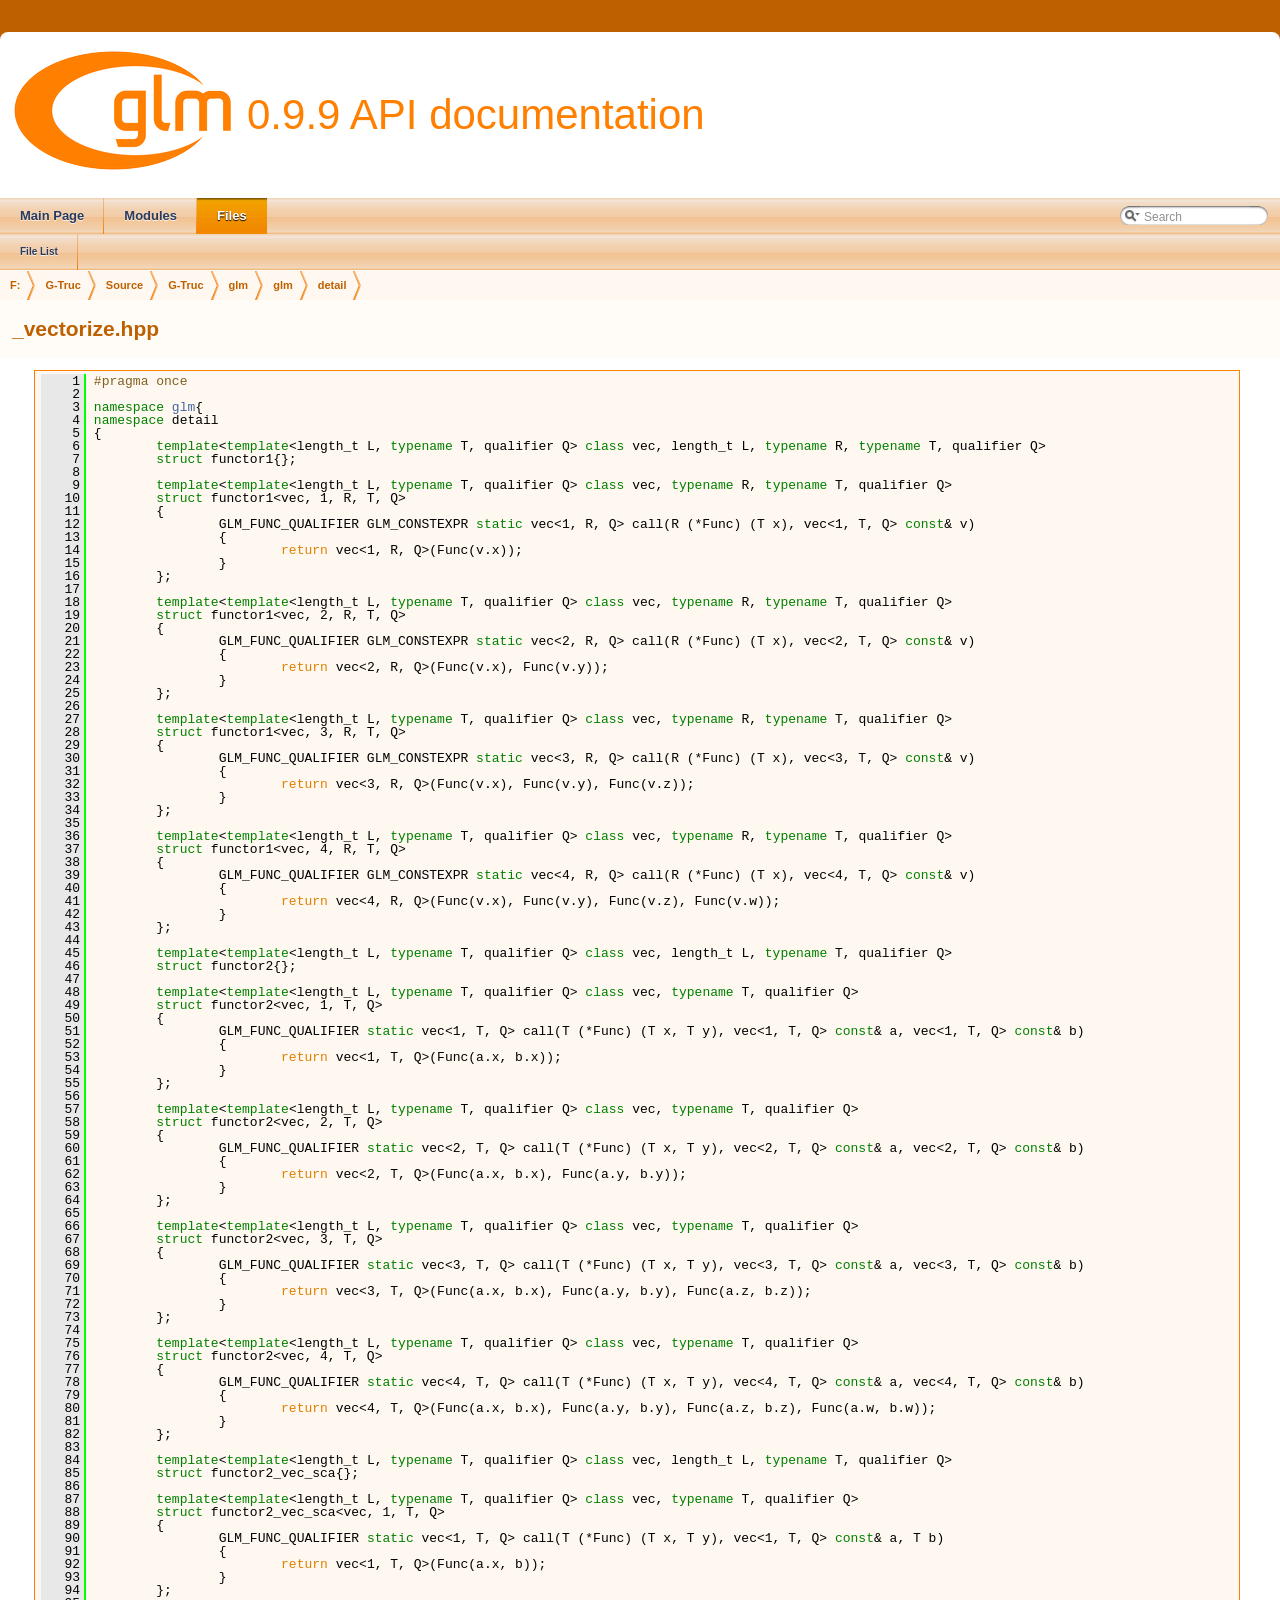
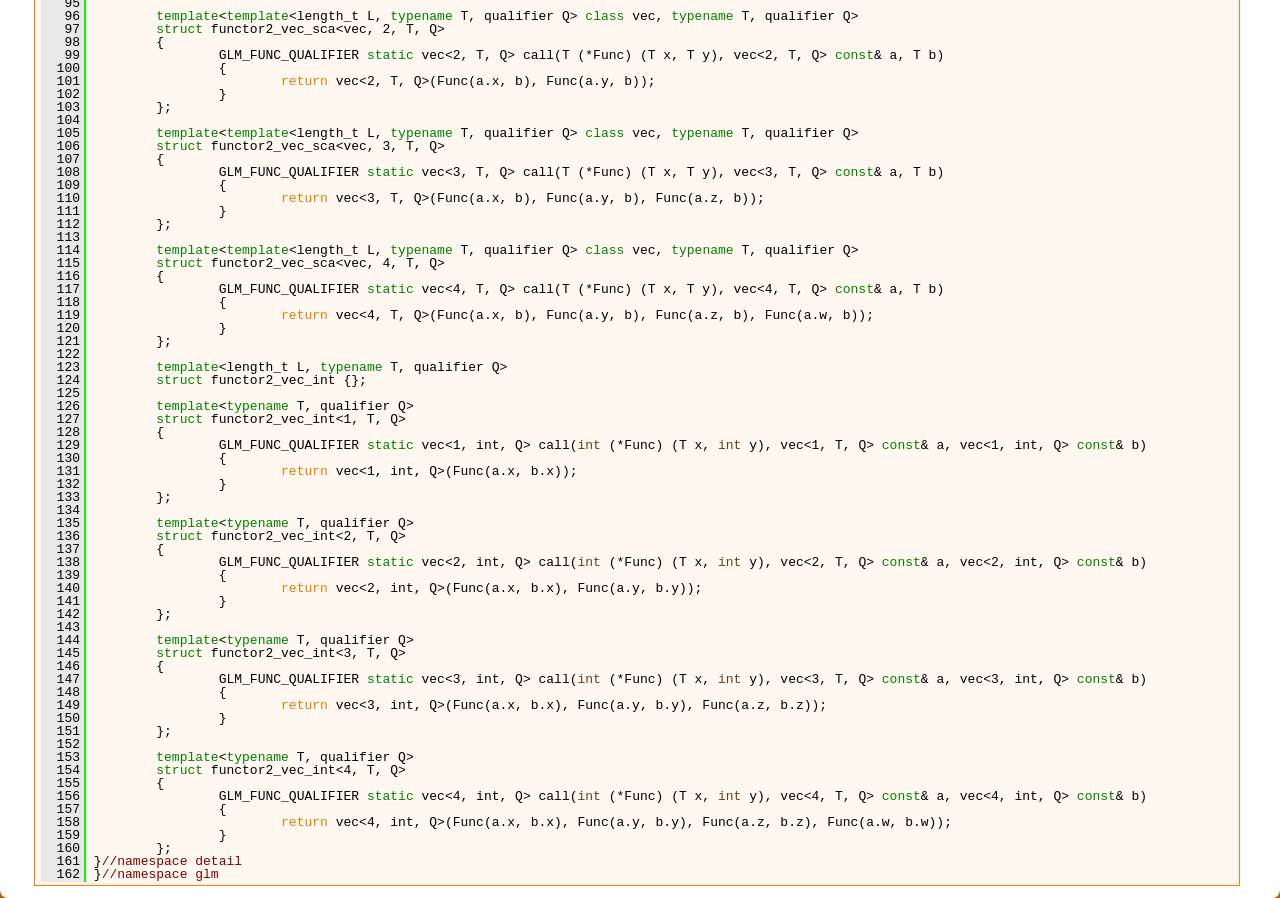
<file: third_party/monogs_rasterizer/third_party/glm/doc/api/a00006_source.html>
<!DOCTYPE html PUBLIC "-//W3C//DTD XHTML 1.0 Transitional//EN" "http://www.w3.org/TR/xhtml1/DTD/xhtml1-transitional.dtd">
<html xmlns="http://www.w3.org/1999/xhtml">
<head>
<meta http-equiv="Content-Type" content="text/xhtml;charset=UTF-8"/>
<meta http-equiv="X-UA-Compatible" content="IE=9"/>
<meta name="generator" content="Doxygen 1.8.10"/>
<title>0.9.9 API documentation: _vectorize.hpp Source File</title>
<link href="tabs.css" rel="stylesheet" type="text/css"/>
<script type="text/javascript" src="jquery.js"></script>
<script type="text/javascript" src="dynsections.js"></script>
<link href="search/search.css" rel="stylesheet" type="text/css"/>
<script type="text/javascript" src="search/searchdata.js"></script>
<script type="text/javascript" src="search/search.js"></script>
<script type="text/javascript">
  $(document).ready(function() { init_search(); });
</script>
<link href="doxygen.css" rel="stylesheet" type="text/css" />
</head>
<body>
<div id="top"><!-- do not remove this div, it is closed by doxygen! -->
<div id="titlearea">
<table cellspacing="0" cellpadding="0">
 <tbody>
 <tr style="height: 56px;">
  <td id="projectlogo"><img alt="Logo" src="logo-mini.png"/></td>
  <td id="projectalign" style="padding-left: 0.5em;">
   <div id="projectname">0.9.9 API documentation
   </div>
  </td>
 </tr>
 </tbody>
</table>
</div>
<!-- end header part -->
<!-- Generated by Doxygen 1.8.10 -->
<script type="text/javascript">
var searchBox = new SearchBox("searchBox", "search",false,'Search');
</script>
  <div id="navrow1" class="tabs">
    <ul class="tablist">
      <li><a href="index.html"><span>Main&#160;Page</span></a></li>
      <li><a href="modules.html"><span>Modules</span></a></li>
      <li class="current"><a href="files.html"><span>Files</span></a></li>
      <li>
        <div id="MSearchBox" class="MSearchBoxInactive">
        <span class="left">
          <img id="MSearchSelect" src="search/mag_sel.png"
               onmouseover="return searchBox.OnSearchSelectShow()"
               onmouseout="return searchBox.OnSearchSelectHide()"
               alt=""/>
          <input type="text" id="MSearchField" value="Search" accesskey="S"
               onfocus="searchBox.OnSearchFieldFocus(true)" 
               onblur="searchBox.OnSearchFieldFocus(false)" 
               onkeyup="searchBox.OnSearchFieldChange(event)"/>
          </span><span class="right">
            <a id="MSearchClose" href="javascript:searchBox.CloseResultsWindow()"><img id="MSearchCloseImg" border="0" src="search/close.png" alt=""/></a>
          </span>
        </div>
      </li>
    </ul>
  </div>
  <div id="navrow2" class="tabs2">
    <ul class="tablist">
      <li><a href="files.html"><span>File&#160;List</span></a></li>
    </ul>
  </div>
<!-- window showing the filter options -->
<div id="MSearchSelectWindow"
     onmouseover="return searchBox.OnSearchSelectShow()"
     onmouseout="return searchBox.OnSearchSelectHide()"
     onkeydown="return searchBox.OnSearchSelectKey(event)">
</div>

<!-- iframe showing the search results (closed by default) -->
<div id="MSearchResultsWindow">
<iframe src="javascript:void(0)" frameborder="0" 
        name="MSearchResults" id="MSearchResults">
</iframe>
</div>

<div id="nav-path" class="navpath">
  <ul>
<li class="navelem"><a class="el" href="dir_3a581ba30d25676e4b797b1f96d53b45.html">F:</a></li><li class="navelem"><a class="el" href="dir_9e5fe034a00e89334fd5186c3e7db156.html">G-Truc</a></li><li class="navelem"><a class="el" href="dir_d9496f0844b48bc7e53b5af8c99b9ab2.html">Source</a></li><li class="navelem"><a class="el" href="dir_a8bee7be44182a33f3820393ae0b105d.html">G-Truc</a></li><li class="navelem"><a class="el" href="dir_44e5e654415abd9ca6fdeaddaff8565e.html">glm</a></li><li class="navelem"><a class="el" href="dir_cef2d71d502cb69a9252bca2297d9549.html">glm</a></li><li class="navelem"><a class="el" href="dir_033f5edb0915b828d2c46ed4804e5503.html">detail</a></li>  </ul>
</div>
</div><!-- top -->
<div class="header">
  <div class="headertitle">
<div class="title">_vectorize.hpp</div>  </div>
</div><!--header-->
<div class="contents">
<div class="fragment"><div class="line"><a name="l00001"></a><span class="lineno">    1</span>&#160;<span class="preprocessor">#pragma once</span></div>
<div class="line"><a name="l00002"></a><span class="lineno">    2</span>&#160;</div>
<div class="line"><a name="l00003"></a><span class="lineno">    3</span>&#160;<span class="keyword">namespace </span><a class="code" href="a00236.html">glm</a>{</div>
<div class="line"><a name="l00004"></a><span class="lineno">    4</span>&#160;<span class="keyword">namespace </span>detail</div>
<div class="line"><a name="l00005"></a><span class="lineno">    5</span>&#160;{</div>
<div class="line"><a name="l00006"></a><span class="lineno">    6</span>&#160;        <span class="keyword">template</span>&lt;<span class="keyword">template</span>&lt;length_t L, <span class="keyword">typename</span> T, qualifier Q&gt; <span class="keyword">class </span>vec, length_t L, <span class="keyword">typename</span> R, <span class="keyword">typename</span> T, qualifier Q&gt;</div>
<div class="line"><a name="l00007"></a><span class="lineno">    7</span>&#160;        <span class="keyword">struct </span>functor1{};</div>
<div class="line"><a name="l00008"></a><span class="lineno">    8</span>&#160;</div>
<div class="line"><a name="l00009"></a><span class="lineno">    9</span>&#160;        <span class="keyword">template</span>&lt;<span class="keyword">template</span>&lt;length_t L, <span class="keyword">typename</span> T, qualifier Q&gt; <span class="keyword">class </span>vec, <span class="keyword">typename</span> R, <span class="keyword">typename</span> T, qualifier Q&gt;</div>
<div class="line"><a name="l00010"></a><span class="lineno">   10</span>&#160;        <span class="keyword">struct </span>functor1&lt;vec, 1, R, T, Q&gt;</div>
<div class="line"><a name="l00011"></a><span class="lineno">   11</span>&#160;        {</div>
<div class="line"><a name="l00012"></a><span class="lineno">   12</span>&#160;                GLM_FUNC_QUALIFIER GLM_CONSTEXPR <span class="keyword">static</span> vec&lt;1, R, Q&gt; call(R (*Func) (T x), vec&lt;1, T, Q&gt; <span class="keyword">const</span>&amp; v)</div>
<div class="line"><a name="l00013"></a><span class="lineno">   13</span>&#160;                {</div>
<div class="line"><a name="l00014"></a><span class="lineno">   14</span>&#160;                        <span class="keywordflow">return</span> vec&lt;1, R, Q&gt;(Func(v.x));</div>
<div class="line"><a name="l00015"></a><span class="lineno">   15</span>&#160;                }</div>
<div class="line"><a name="l00016"></a><span class="lineno">   16</span>&#160;        };</div>
<div class="line"><a name="l00017"></a><span class="lineno">   17</span>&#160;</div>
<div class="line"><a name="l00018"></a><span class="lineno">   18</span>&#160;        <span class="keyword">template</span>&lt;<span class="keyword">template</span>&lt;length_t L, <span class="keyword">typename</span> T, qualifier Q&gt; <span class="keyword">class </span>vec, <span class="keyword">typename</span> R, <span class="keyword">typename</span> T, qualifier Q&gt;</div>
<div class="line"><a name="l00019"></a><span class="lineno">   19</span>&#160;        <span class="keyword">struct </span>functor1&lt;vec, 2, R, T, Q&gt;</div>
<div class="line"><a name="l00020"></a><span class="lineno">   20</span>&#160;        {</div>
<div class="line"><a name="l00021"></a><span class="lineno">   21</span>&#160;                GLM_FUNC_QUALIFIER GLM_CONSTEXPR <span class="keyword">static</span> vec&lt;2, R, Q&gt; call(R (*Func) (T x), vec&lt;2, T, Q&gt; <span class="keyword">const</span>&amp; v)</div>
<div class="line"><a name="l00022"></a><span class="lineno">   22</span>&#160;                {</div>
<div class="line"><a name="l00023"></a><span class="lineno">   23</span>&#160;                        <span class="keywordflow">return</span> vec&lt;2, R, Q&gt;(Func(v.x), Func(v.y));</div>
<div class="line"><a name="l00024"></a><span class="lineno">   24</span>&#160;                }</div>
<div class="line"><a name="l00025"></a><span class="lineno">   25</span>&#160;        };</div>
<div class="line"><a name="l00026"></a><span class="lineno">   26</span>&#160;</div>
<div class="line"><a name="l00027"></a><span class="lineno">   27</span>&#160;        <span class="keyword">template</span>&lt;<span class="keyword">template</span>&lt;length_t L, <span class="keyword">typename</span> T, qualifier Q&gt; <span class="keyword">class </span>vec, <span class="keyword">typename</span> R, <span class="keyword">typename</span> T, qualifier Q&gt;</div>
<div class="line"><a name="l00028"></a><span class="lineno">   28</span>&#160;        <span class="keyword">struct </span>functor1&lt;vec, 3, R, T, Q&gt;</div>
<div class="line"><a name="l00029"></a><span class="lineno">   29</span>&#160;        {</div>
<div class="line"><a name="l00030"></a><span class="lineno">   30</span>&#160;                GLM_FUNC_QUALIFIER GLM_CONSTEXPR <span class="keyword">static</span> vec&lt;3, R, Q&gt; call(R (*Func) (T x), vec&lt;3, T, Q&gt; <span class="keyword">const</span>&amp; v)</div>
<div class="line"><a name="l00031"></a><span class="lineno">   31</span>&#160;                {</div>
<div class="line"><a name="l00032"></a><span class="lineno">   32</span>&#160;                        <span class="keywordflow">return</span> vec&lt;3, R, Q&gt;(Func(v.x), Func(v.y), Func(v.z));</div>
<div class="line"><a name="l00033"></a><span class="lineno">   33</span>&#160;                }</div>
<div class="line"><a name="l00034"></a><span class="lineno">   34</span>&#160;        };</div>
<div class="line"><a name="l00035"></a><span class="lineno">   35</span>&#160;</div>
<div class="line"><a name="l00036"></a><span class="lineno">   36</span>&#160;        <span class="keyword">template</span>&lt;<span class="keyword">template</span>&lt;length_t L, <span class="keyword">typename</span> T, qualifier Q&gt; <span class="keyword">class </span>vec, <span class="keyword">typename</span> R, <span class="keyword">typename</span> T, qualifier Q&gt;</div>
<div class="line"><a name="l00037"></a><span class="lineno">   37</span>&#160;        <span class="keyword">struct </span>functor1&lt;vec, 4, R, T, Q&gt;</div>
<div class="line"><a name="l00038"></a><span class="lineno">   38</span>&#160;        {</div>
<div class="line"><a name="l00039"></a><span class="lineno">   39</span>&#160;                GLM_FUNC_QUALIFIER GLM_CONSTEXPR <span class="keyword">static</span> vec&lt;4, R, Q&gt; call(R (*Func) (T x), vec&lt;4, T, Q&gt; <span class="keyword">const</span>&amp; v)</div>
<div class="line"><a name="l00040"></a><span class="lineno">   40</span>&#160;                {</div>
<div class="line"><a name="l00041"></a><span class="lineno">   41</span>&#160;                        <span class="keywordflow">return</span> vec&lt;4, R, Q&gt;(Func(v.x), Func(v.y), Func(v.z), Func(v.w));</div>
<div class="line"><a name="l00042"></a><span class="lineno">   42</span>&#160;                }</div>
<div class="line"><a name="l00043"></a><span class="lineno">   43</span>&#160;        };</div>
<div class="line"><a name="l00044"></a><span class="lineno">   44</span>&#160;</div>
<div class="line"><a name="l00045"></a><span class="lineno">   45</span>&#160;        <span class="keyword">template</span>&lt;<span class="keyword">template</span>&lt;length_t L, <span class="keyword">typename</span> T, qualifier Q&gt; <span class="keyword">class </span>vec, length_t L, <span class="keyword">typename</span> T, qualifier Q&gt;</div>
<div class="line"><a name="l00046"></a><span class="lineno">   46</span>&#160;        <span class="keyword">struct </span>functor2{};</div>
<div class="line"><a name="l00047"></a><span class="lineno">   47</span>&#160;</div>
<div class="line"><a name="l00048"></a><span class="lineno">   48</span>&#160;        <span class="keyword">template</span>&lt;<span class="keyword">template</span>&lt;length_t L, <span class="keyword">typename</span> T, qualifier Q&gt; <span class="keyword">class </span>vec, <span class="keyword">typename</span> T, qualifier Q&gt;</div>
<div class="line"><a name="l00049"></a><span class="lineno">   49</span>&#160;        <span class="keyword">struct </span>functor2&lt;vec, 1, T, Q&gt;</div>
<div class="line"><a name="l00050"></a><span class="lineno">   50</span>&#160;        {</div>
<div class="line"><a name="l00051"></a><span class="lineno">   51</span>&#160;                GLM_FUNC_QUALIFIER <span class="keyword">static</span> vec&lt;1, T, Q&gt; call(T (*Func) (T x, T y), vec&lt;1, T, Q&gt; <span class="keyword">const</span>&amp; a, vec&lt;1, T, Q&gt; <span class="keyword">const</span>&amp; b)</div>
<div class="line"><a name="l00052"></a><span class="lineno">   52</span>&#160;                {</div>
<div class="line"><a name="l00053"></a><span class="lineno">   53</span>&#160;                        <span class="keywordflow">return</span> vec&lt;1, T, Q&gt;(Func(a.x, b.x));</div>
<div class="line"><a name="l00054"></a><span class="lineno">   54</span>&#160;                }</div>
<div class="line"><a name="l00055"></a><span class="lineno">   55</span>&#160;        };</div>
<div class="line"><a name="l00056"></a><span class="lineno">   56</span>&#160;</div>
<div class="line"><a name="l00057"></a><span class="lineno">   57</span>&#160;        <span class="keyword">template</span>&lt;<span class="keyword">template</span>&lt;length_t L, <span class="keyword">typename</span> T, qualifier Q&gt; <span class="keyword">class </span>vec, <span class="keyword">typename</span> T, qualifier Q&gt;</div>
<div class="line"><a name="l00058"></a><span class="lineno">   58</span>&#160;        <span class="keyword">struct </span>functor2&lt;vec, 2, T, Q&gt;</div>
<div class="line"><a name="l00059"></a><span class="lineno">   59</span>&#160;        {</div>
<div class="line"><a name="l00060"></a><span class="lineno">   60</span>&#160;                GLM_FUNC_QUALIFIER <span class="keyword">static</span> vec&lt;2, T, Q&gt; call(T (*Func) (T x, T y), vec&lt;2, T, Q&gt; <span class="keyword">const</span>&amp; a, vec&lt;2, T, Q&gt; <span class="keyword">const</span>&amp; b)</div>
<div class="line"><a name="l00061"></a><span class="lineno">   61</span>&#160;                {</div>
<div class="line"><a name="l00062"></a><span class="lineno">   62</span>&#160;                        <span class="keywordflow">return</span> vec&lt;2, T, Q&gt;(Func(a.x, b.x), Func(a.y, b.y));</div>
<div class="line"><a name="l00063"></a><span class="lineno">   63</span>&#160;                }</div>
<div class="line"><a name="l00064"></a><span class="lineno">   64</span>&#160;        };</div>
<div class="line"><a name="l00065"></a><span class="lineno">   65</span>&#160;</div>
<div class="line"><a name="l00066"></a><span class="lineno">   66</span>&#160;        <span class="keyword">template</span>&lt;<span class="keyword">template</span>&lt;length_t L, <span class="keyword">typename</span> T, qualifier Q&gt; <span class="keyword">class </span>vec, <span class="keyword">typename</span> T, qualifier Q&gt;</div>
<div class="line"><a name="l00067"></a><span class="lineno">   67</span>&#160;        <span class="keyword">struct </span>functor2&lt;vec, 3, T, Q&gt;</div>
<div class="line"><a name="l00068"></a><span class="lineno">   68</span>&#160;        {</div>
<div class="line"><a name="l00069"></a><span class="lineno">   69</span>&#160;                GLM_FUNC_QUALIFIER <span class="keyword">static</span> vec&lt;3, T, Q&gt; call(T (*Func) (T x, T y), vec&lt;3, T, Q&gt; <span class="keyword">const</span>&amp; a, vec&lt;3, T, Q&gt; <span class="keyword">const</span>&amp; b)</div>
<div class="line"><a name="l00070"></a><span class="lineno">   70</span>&#160;                {</div>
<div class="line"><a name="l00071"></a><span class="lineno">   71</span>&#160;                        <span class="keywordflow">return</span> vec&lt;3, T, Q&gt;(Func(a.x, b.x), Func(a.y, b.y), Func(a.z, b.z));</div>
<div class="line"><a name="l00072"></a><span class="lineno">   72</span>&#160;                }</div>
<div class="line"><a name="l00073"></a><span class="lineno">   73</span>&#160;        };</div>
<div class="line"><a name="l00074"></a><span class="lineno">   74</span>&#160;</div>
<div class="line"><a name="l00075"></a><span class="lineno">   75</span>&#160;        <span class="keyword">template</span>&lt;<span class="keyword">template</span>&lt;length_t L, <span class="keyword">typename</span> T, qualifier Q&gt; <span class="keyword">class </span>vec, <span class="keyword">typename</span> T, qualifier Q&gt;</div>
<div class="line"><a name="l00076"></a><span class="lineno">   76</span>&#160;        <span class="keyword">struct </span>functor2&lt;vec, 4, T, Q&gt;</div>
<div class="line"><a name="l00077"></a><span class="lineno">   77</span>&#160;        {</div>
<div class="line"><a name="l00078"></a><span class="lineno">   78</span>&#160;                GLM_FUNC_QUALIFIER <span class="keyword">static</span> vec&lt;4, T, Q&gt; call(T (*Func) (T x, T y), vec&lt;4, T, Q&gt; <span class="keyword">const</span>&amp; a, vec&lt;4, T, Q&gt; <span class="keyword">const</span>&amp; b)</div>
<div class="line"><a name="l00079"></a><span class="lineno">   79</span>&#160;                {</div>
<div class="line"><a name="l00080"></a><span class="lineno">   80</span>&#160;                        <span class="keywordflow">return</span> vec&lt;4, T, Q&gt;(Func(a.x, b.x), Func(a.y, b.y), Func(a.z, b.z), Func(a.w, b.w));</div>
<div class="line"><a name="l00081"></a><span class="lineno">   81</span>&#160;                }</div>
<div class="line"><a name="l00082"></a><span class="lineno">   82</span>&#160;        };</div>
<div class="line"><a name="l00083"></a><span class="lineno">   83</span>&#160;</div>
<div class="line"><a name="l00084"></a><span class="lineno">   84</span>&#160;        <span class="keyword">template</span>&lt;<span class="keyword">template</span>&lt;length_t L, <span class="keyword">typename</span> T, qualifier Q&gt; <span class="keyword">class </span>vec, length_t L, <span class="keyword">typename</span> T, qualifier Q&gt;</div>
<div class="line"><a name="l00085"></a><span class="lineno">   85</span>&#160;        <span class="keyword">struct </span>functor2_vec_sca{};</div>
<div class="line"><a name="l00086"></a><span class="lineno">   86</span>&#160;</div>
<div class="line"><a name="l00087"></a><span class="lineno">   87</span>&#160;        <span class="keyword">template</span>&lt;<span class="keyword">template</span>&lt;length_t L, <span class="keyword">typename</span> T, qualifier Q&gt; <span class="keyword">class </span>vec, <span class="keyword">typename</span> T, qualifier Q&gt;</div>
<div class="line"><a name="l00088"></a><span class="lineno">   88</span>&#160;        <span class="keyword">struct </span>functor2_vec_sca&lt;vec, 1, T, Q&gt;</div>
<div class="line"><a name="l00089"></a><span class="lineno">   89</span>&#160;        {</div>
<div class="line"><a name="l00090"></a><span class="lineno">   90</span>&#160;                GLM_FUNC_QUALIFIER <span class="keyword">static</span> vec&lt;1, T, Q&gt; call(T (*Func) (T x, T y), vec&lt;1, T, Q&gt; <span class="keyword">const</span>&amp; a, T b)</div>
<div class="line"><a name="l00091"></a><span class="lineno">   91</span>&#160;                {</div>
<div class="line"><a name="l00092"></a><span class="lineno">   92</span>&#160;                        <span class="keywordflow">return</span> vec&lt;1, T, Q&gt;(Func(a.x, b));</div>
<div class="line"><a name="l00093"></a><span class="lineno">   93</span>&#160;                }</div>
<div class="line"><a name="l00094"></a><span class="lineno">   94</span>&#160;        };</div>
<div class="line"><a name="l00095"></a><span class="lineno">   95</span>&#160;</div>
<div class="line"><a name="l00096"></a><span class="lineno">   96</span>&#160;        <span class="keyword">template</span>&lt;<span class="keyword">template</span>&lt;length_t L, <span class="keyword">typename</span> T, qualifier Q&gt; <span class="keyword">class </span>vec, <span class="keyword">typename</span> T, qualifier Q&gt;</div>
<div class="line"><a name="l00097"></a><span class="lineno">   97</span>&#160;        <span class="keyword">struct </span>functor2_vec_sca&lt;vec, 2, T, Q&gt;</div>
<div class="line"><a name="l00098"></a><span class="lineno">   98</span>&#160;        {</div>
<div class="line"><a name="l00099"></a><span class="lineno">   99</span>&#160;                GLM_FUNC_QUALIFIER <span class="keyword">static</span> vec&lt;2, T, Q&gt; call(T (*Func) (T x, T y), vec&lt;2, T, Q&gt; <span class="keyword">const</span>&amp; a, T b)</div>
<div class="line"><a name="l00100"></a><span class="lineno">  100</span>&#160;                {</div>
<div class="line"><a name="l00101"></a><span class="lineno">  101</span>&#160;                        <span class="keywordflow">return</span> vec&lt;2, T, Q&gt;(Func(a.x, b), Func(a.y, b));</div>
<div class="line"><a name="l00102"></a><span class="lineno">  102</span>&#160;                }</div>
<div class="line"><a name="l00103"></a><span class="lineno">  103</span>&#160;        };</div>
<div class="line"><a name="l00104"></a><span class="lineno">  104</span>&#160;</div>
<div class="line"><a name="l00105"></a><span class="lineno">  105</span>&#160;        <span class="keyword">template</span>&lt;<span class="keyword">template</span>&lt;length_t L, <span class="keyword">typename</span> T, qualifier Q&gt; <span class="keyword">class </span>vec, <span class="keyword">typename</span> T, qualifier Q&gt;</div>
<div class="line"><a name="l00106"></a><span class="lineno">  106</span>&#160;        <span class="keyword">struct </span>functor2_vec_sca&lt;vec, 3, T, Q&gt;</div>
<div class="line"><a name="l00107"></a><span class="lineno">  107</span>&#160;        {</div>
<div class="line"><a name="l00108"></a><span class="lineno">  108</span>&#160;                GLM_FUNC_QUALIFIER <span class="keyword">static</span> vec&lt;3, T, Q&gt; call(T (*Func) (T x, T y), vec&lt;3, T, Q&gt; <span class="keyword">const</span>&amp; a, T b)</div>
<div class="line"><a name="l00109"></a><span class="lineno">  109</span>&#160;                {</div>
<div class="line"><a name="l00110"></a><span class="lineno">  110</span>&#160;                        <span class="keywordflow">return</span> vec&lt;3, T, Q&gt;(Func(a.x, b), Func(a.y, b), Func(a.z, b));</div>
<div class="line"><a name="l00111"></a><span class="lineno">  111</span>&#160;                }</div>
<div class="line"><a name="l00112"></a><span class="lineno">  112</span>&#160;        };</div>
<div class="line"><a name="l00113"></a><span class="lineno">  113</span>&#160;</div>
<div class="line"><a name="l00114"></a><span class="lineno">  114</span>&#160;        <span class="keyword">template</span>&lt;<span class="keyword">template</span>&lt;length_t L, <span class="keyword">typename</span> T, qualifier Q&gt; <span class="keyword">class </span>vec, <span class="keyword">typename</span> T, qualifier Q&gt;</div>
<div class="line"><a name="l00115"></a><span class="lineno">  115</span>&#160;        <span class="keyword">struct </span>functor2_vec_sca&lt;vec, 4, T, Q&gt;</div>
<div class="line"><a name="l00116"></a><span class="lineno">  116</span>&#160;        {</div>
<div class="line"><a name="l00117"></a><span class="lineno">  117</span>&#160;                GLM_FUNC_QUALIFIER <span class="keyword">static</span> vec&lt;4, T, Q&gt; call(T (*Func) (T x, T y), vec&lt;4, T, Q&gt; <span class="keyword">const</span>&amp; a, T b)</div>
<div class="line"><a name="l00118"></a><span class="lineno">  118</span>&#160;                {</div>
<div class="line"><a name="l00119"></a><span class="lineno">  119</span>&#160;                        <span class="keywordflow">return</span> vec&lt;4, T, Q&gt;(Func(a.x, b), Func(a.y, b), Func(a.z, b), Func(a.w, b));</div>
<div class="line"><a name="l00120"></a><span class="lineno">  120</span>&#160;                }</div>
<div class="line"><a name="l00121"></a><span class="lineno">  121</span>&#160;        };</div>
<div class="line"><a name="l00122"></a><span class="lineno">  122</span>&#160;</div>
<div class="line"><a name="l00123"></a><span class="lineno">  123</span>&#160;        <span class="keyword">template</span>&lt;length_t L, <span class="keyword">typename</span> T, qualifier Q&gt;</div>
<div class="line"><a name="l00124"></a><span class="lineno">  124</span>&#160;        <span class="keyword">struct </span>functor2_vec_int {};</div>
<div class="line"><a name="l00125"></a><span class="lineno">  125</span>&#160;</div>
<div class="line"><a name="l00126"></a><span class="lineno">  126</span>&#160;        <span class="keyword">template</span>&lt;<span class="keyword">typename</span> T, qualifier Q&gt;</div>
<div class="line"><a name="l00127"></a><span class="lineno">  127</span>&#160;        <span class="keyword">struct </span>functor2_vec_int&lt;1, T, Q&gt;</div>
<div class="line"><a name="l00128"></a><span class="lineno">  128</span>&#160;        {</div>
<div class="line"><a name="l00129"></a><span class="lineno">  129</span>&#160;                GLM_FUNC_QUALIFIER <span class="keyword">static</span> vec&lt;1, int, Q&gt; call(<span class="keywordtype">int</span> (*Func) (T x, <span class="keywordtype">int</span> y), vec&lt;1, T, Q&gt; <span class="keyword">const</span>&amp; a, vec&lt;1, int, Q&gt; <span class="keyword">const</span>&amp; b)</div>
<div class="line"><a name="l00130"></a><span class="lineno">  130</span>&#160;                {</div>
<div class="line"><a name="l00131"></a><span class="lineno">  131</span>&#160;                        <span class="keywordflow">return</span> vec&lt;1, int, Q&gt;(Func(a.x, b.x));</div>
<div class="line"><a name="l00132"></a><span class="lineno">  132</span>&#160;                }</div>
<div class="line"><a name="l00133"></a><span class="lineno">  133</span>&#160;        };</div>
<div class="line"><a name="l00134"></a><span class="lineno">  134</span>&#160;</div>
<div class="line"><a name="l00135"></a><span class="lineno">  135</span>&#160;        <span class="keyword">template</span>&lt;<span class="keyword">typename</span> T, qualifier Q&gt;</div>
<div class="line"><a name="l00136"></a><span class="lineno">  136</span>&#160;        <span class="keyword">struct </span>functor2_vec_int&lt;2, T, Q&gt;</div>
<div class="line"><a name="l00137"></a><span class="lineno">  137</span>&#160;        {</div>
<div class="line"><a name="l00138"></a><span class="lineno">  138</span>&#160;                GLM_FUNC_QUALIFIER <span class="keyword">static</span> vec&lt;2, int, Q&gt; call(<span class="keywordtype">int</span> (*Func) (T x, <span class="keywordtype">int</span> y), vec&lt;2, T, Q&gt; <span class="keyword">const</span>&amp; a, vec&lt;2, int, Q&gt; <span class="keyword">const</span>&amp; b)</div>
<div class="line"><a name="l00139"></a><span class="lineno">  139</span>&#160;                {</div>
<div class="line"><a name="l00140"></a><span class="lineno">  140</span>&#160;                        <span class="keywordflow">return</span> vec&lt;2, int, Q&gt;(Func(a.x, b.x), Func(a.y, b.y));</div>
<div class="line"><a name="l00141"></a><span class="lineno">  141</span>&#160;                }</div>
<div class="line"><a name="l00142"></a><span class="lineno">  142</span>&#160;        };</div>
<div class="line"><a name="l00143"></a><span class="lineno">  143</span>&#160;</div>
<div class="line"><a name="l00144"></a><span class="lineno">  144</span>&#160;        <span class="keyword">template</span>&lt;<span class="keyword">typename</span> T, qualifier Q&gt;</div>
<div class="line"><a name="l00145"></a><span class="lineno">  145</span>&#160;        <span class="keyword">struct </span>functor2_vec_int&lt;3, T, Q&gt;</div>
<div class="line"><a name="l00146"></a><span class="lineno">  146</span>&#160;        {</div>
<div class="line"><a name="l00147"></a><span class="lineno">  147</span>&#160;                GLM_FUNC_QUALIFIER <span class="keyword">static</span> vec&lt;3, int, Q&gt; call(<span class="keywordtype">int</span> (*Func) (T x, <span class="keywordtype">int</span> y), vec&lt;3, T, Q&gt; <span class="keyword">const</span>&amp; a, vec&lt;3, int, Q&gt; <span class="keyword">const</span>&amp; b)</div>
<div class="line"><a name="l00148"></a><span class="lineno">  148</span>&#160;                {</div>
<div class="line"><a name="l00149"></a><span class="lineno">  149</span>&#160;                        <span class="keywordflow">return</span> vec&lt;3, int, Q&gt;(Func(a.x, b.x), Func(a.y, b.y), Func(a.z, b.z));</div>
<div class="line"><a name="l00150"></a><span class="lineno">  150</span>&#160;                }</div>
<div class="line"><a name="l00151"></a><span class="lineno">  151</span>&#160;        };</div>
<div class="line"><a name="l00152"></a><span class="lineno">  152</span>&#160;</div>
<div class="line"><a name="l00153"></a><span class="lineno">  153</span>&#160;        <span class="keyword">template</span>&lt;<span class="keyword">typename</span> T, qualifier Q&gt;</div>
<div class="line"><a name="l00154"></a><span class="lineno">  154</span>&#160;        <span class="keyword">struct </span>functor2_vec_int&lt;4, T, Q&gt;</div>
<div class="line"><a name="l00155"></a><span class="lineno">  155</span>&#160;        {</div>
<div class="line"><a name="l00156"></a><span class="lineno">  156</span>&#160;                GLM_FUNC_QUALIFIER <span class="keyword">static</span> vec&lt;4, int, Q&gt; call(<span class="keywordtype">int</span> (*Func) (T x, <span class="keywordtype">int</span> y), vec&lt;4, T, Q&gt; <span class="keyword">const</span>&amp; a, vec&lt;4, int, Q&gt; <span class="keyword">const</span>&amp; b)</div>
<div class="line"><a name="l00157"></a><span class="lineno">  157</span>&#160;                {</div>
<div class="line"><a name="l00158"></a><span class="lineno">  158</span>&#160;                        <span class="keywordflow">return</span> vec&lt;4, int, Q&gt;(Func(a.x, b.x), Func(a.y, b.y), Func(a.z, b.z), Func(a.w, b.w));</div>
<div class="line"><a name="l00159"></a><span class="lineno">  159</span>&#160;                }</div>
<div class="line"><a name="l00160"></a><span class="lineno">  160</span>&#160;        };</div>
<div class="line"><a name="l00161"></a><span class="lineno">  161</span>&#160;}<span class="comment">//namespace detail</span></div>
<div class="line"><a name="l00162"></a><span class="lineno">  162</span>&#160;}<span class="comment">//namespace glm</span></div>
<div class="ttc" id="a00236_html"><div class="ttname"><a href="a00236.html">glm</a></div><div class="ttdef"><b>Definition:</b> <a href="a00015_source.html#l00020">common.hpp:20</a></div></div>
</div><!-- fragment --></div><!-- contents -->
<!-- start footer part -->
<hr class="footer"/><address class="footer"><small>
Generated by &#160;<a href="http://www.doxygen.org/index.html">
<img class="footer" src="doxygen.png" alt="doxygen"/>
</a> 1.8.10
</small></address>
</body>
</html>
</file>
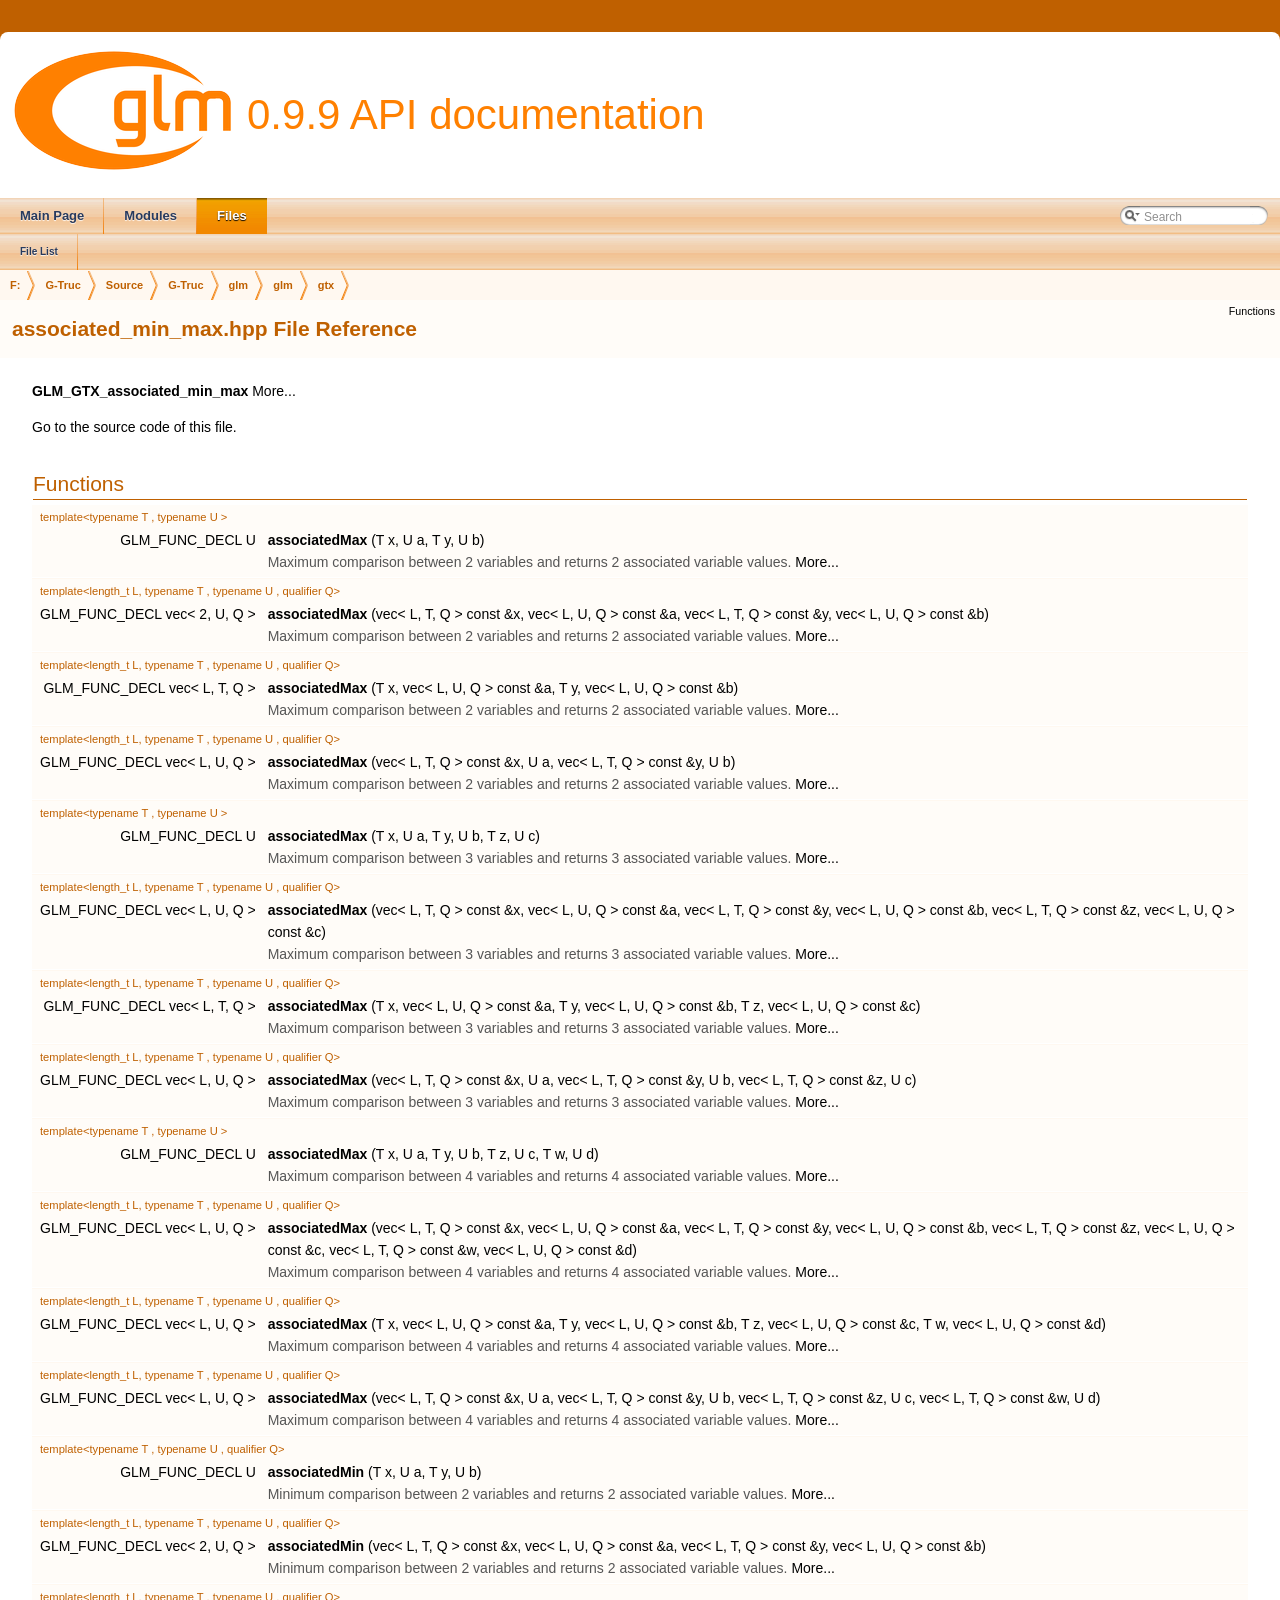
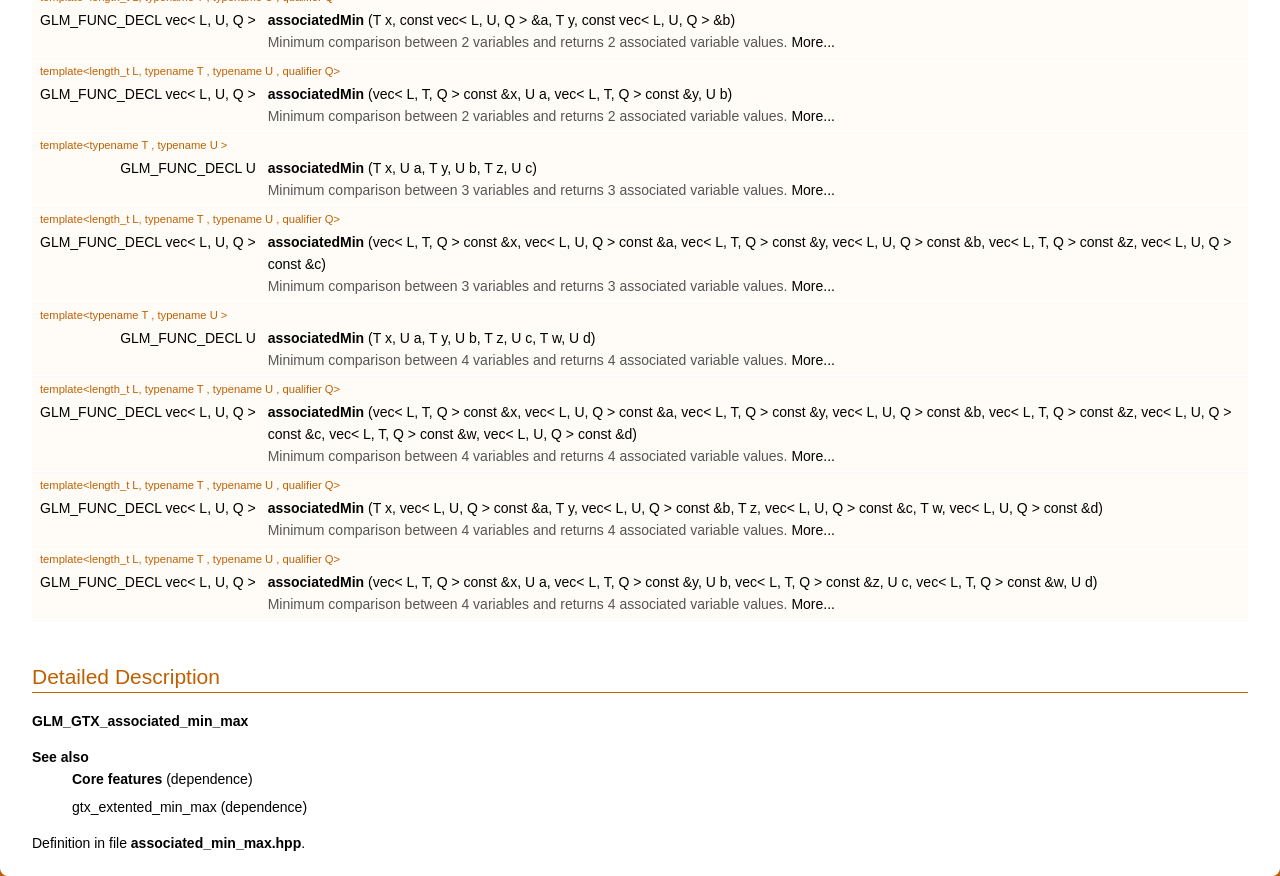
<file: third_party/monogs_rasterizer/third_party/glm/doc/api/a00007.html>
<!DOCTYPE html PUBLIC "-//W3C//DTD XHTML 1.0 Transitional//EN" "http://www.w3.org/TR/xhtml1/DTD/xhtml1-transitional.dtd">
<html xmlns="http://www.w3.org/1999/xhtml">
<head>
<meta http-equiv="Content-Type" content="text/xhtml;charset=UTF-8"/>
<meta http-equiv="X-UA-Compatible" content="IE=9"/>
<meta name="generator" content="Doxygen 1.8.10"/>
<title>0.9.9 API documentation: associated_min_max.hpp File Reference</title>
<link href="tabs.css" rel="stylesheet" type="text/css"/>
<script type="text/javascript" src="jquery.js"></script>
<script type="text/javascript" src="dynsections.js"></script>
<link href="search/search.css" rel="stylesheet" type="text/css"/>
<script type="text/javascript" src="search/searchdata.js"></script>
<script type="text/javascript" src="search/search.js"></script>
<script type="text/javascript">
  $(document).ready(function() { init_search(); });
</script>
<link href="doxygen.css" rel="stylesheet" type="text/css" />
</head>
<body>
<div id="top"><!-- do not remove this div, it is closed by doxygen! -->
<div id="titlearea">
<table cellspacing="0" cellpadding="0">
 <tbody>
 <tr style="height: 56px;">
  <td id="projectlogo"><img alt="Logo" src="logo-mini.png"/></td>
  <td id="projectalign" style="padding-left: 0.5em;">
   <div id="projectname">0.9.9 API documentation
   </div>
  </td>
 </tr>
 </tbody>
</table>
</div>
<!-- end header part -->
<!-- Generated by Doxygen 1.8.10 -->
<script type="text/javascript">
var searchBox = new SearchBox("searchBox", "search",false,'Search');
</script>
  <div id="navrow1" class="tabs">
    <ul class="tablist">
      <li><a href="index.html"><span>Main&#160;Page</span></a></li>
      <li><a href="modules.html"><span>Modules</span></a></li>
      <li class="current"><a href="files.html"><span>Files</span></a></li>
      <li>
        <div id="MSearchBox" class="MSearchBoxInactive">
        <span class="left">
          <img id="MSearchSelect" src="search/mag_sel.png"
               onmouseover="return searchBox.OnSearchSelectShow()"
               onmouseout="return searchBox.OnSearchSelectHide()"
               alt=""/>
          <input type="text" id="MSearchField" value="Search" accesskey="S"
               onfocus="searchBox.OnSearchFieldFocus(true)" 
               onblur="searchBox.OnSearchFieldFocus(false)" 
               onkeyup="searchBox.OnSearchFieldChange(event)"/>
          </span><span class="right">
            <a id="MSearchClose" href="javascript:searchBox.CloseResultsWindow()"><img id="MSearchCloseImg" border="0" src="search/close.png" alt=""/></a>
          </span>
        </div>
      </li>
    </ul>
  </div>
  <div id="navrow2" class="tabs2">
    <ul class="tablist">
      <li><a href="files.html"><span>File&#160;List</span></a></li>
    </ul>
  </div>
<!-- window showing the filter options -->
<div id="MSearchSelectWindow"
     onmouseover="return searchBox.OnSearchSelectShow()"
     onmouseout="return searchBox.OnSearchSelectHide()"
     onkeydown="return searchBox.OnSearchSelectKey(event)">
</div>

<!-- iframe showing the search results (closed by default) -->
<div id="MSearchResultsWindow">
<iframe src="javascript:void(0)" frameborder="0" 
        name="MSearchResults" id="MSearchResults">
</iframe>
</div>

<div id="nav-path" class="navpath">
  <ul>
<li class="navelem"><a class="el" href="dir_3a581ba30d25676e4b797b1f96d53b45.html">F:</a></li><li class="navelem"><a class="el" href="dir_9e5fe034a00e89334fd5186c3e7db156.html">G-Truc</a></li><li class="navelem"><a class="el" href="dir_d9496f0844b48bc7e53b5af8c99b9ab2.html">Source</a></li><li class="navelem"><a class="el" href="dir_a8bee7be44182a33f3820393ae0b105d.html">G-Truc</a></li><li class="navelem"><a class="el" href="dir_44e5e654415abd9ca6fdeaddaff8565e.html">glm</a></li><li class="navelem"><a class="el" href="dir_cef2d71d502cb69a9252bca2297d9549.html">glm</a></li><li class="navelem"><a class="el" href="dir_f35778ec600a1b9bbc4524e62e226aa2.html">gtx</a></li>  </ul>
</div>
</div><!-- top -->
<div class="header">
  <div class="summary">
<a href="#func-members">Functions</a>  </div>
  <div class="headertitle">
<div class="title">associated_min_max.hpp File Reference</div>  </div>
</div><!--header-->
<div class="contents">

<p><a class="el" href="a00308.html">GLM_GTX_associated_min_max</a>  
<a href="#details">More...</a></p>

<p><a href="a00007_source.html">Go to the source code of this file.</a></p>
<table class="memberdecls">
<tr class="heading"><td colspan="2"><h2 class="groupheader"><a name="func-members"></a>
Functions</h2></td></tr>
<tr class="memitem:ga7d9c8785230c8db60f72ec8975f1ba45"><td class="memTemplParams" colspan="2">template&lt;typename T , typename U &gt; </td></tr>
<tr class="memitem:ga7d9c8785230c8db60f72ec8975f1ba45"><td class="memTemplItemLeft" align="right" valign="top">GLM_FUNC_DECL U&#160;</td><td class="memTemplItemRight" valign="bottom"><a class="el" href="a00308.html#ga7d9c8785230c8db60f72ec8975f1ba45">associatedMax</a> (T x, U a, T y, U b)</td></tr>
<tr class="memdesc:ga7d9c8785230c8db60f72ec8975f1ba45"><td class="mdescLeft">&#160;</td><td class="mdescRight">Maximum comparison between 2 variables and returns 2 associated variable values.  <a href="a00308.html#ga7d9c8785230c8db60f72ec8975f1ba45">More...</a><br /></td></tr>
<tr class="separator:ga7d9c8785230c8db60f72ec8975f1ba45"><td class="memSeparator" colspan="2">&#160;</td></tr>
<tr class="memitem:ga5c6758bc50aa7fbe700f87123a045aad"><td class="memTemplParams" colspan="2">template&lt;length_t L, typename T , typename U , qualifier Q&gt; </td></tr>
<tr class="memitem:ga5c6758bc50aa7fbe700f87123a045aad"><td class="memTemplItemLeft" align="right" valign="top">GLM_FUNC_DECL vec&lt; 2, U, Q &gt;&#160;</td><td class="memTemplItemRight" valign="bottom"><a class="el" href="a00308.html#ga5c6758bc50aa7fbe700f87123a045aad">associatedMax</a> (vec&lt; L, T, Q &gt; const &amp;x, vec&lt; L, U, Q &gt; const &amp;a, vec&lt; L, T, Q &gt; const &amp;y, vec&lt; L, U, Q &gt; const &amp;b)</td></tr>
<tr class="memdesc:ga5c6758bc50aa7fbe700f87123a045aad"><td class="mdescLeft">&#160;</td><td class="mdescRight">Maximum comparison between 2 variables and returns 2 associated variable values.  <a href="a00308.html#ga5c6758bc50aa7fbe700f87123a045aad">More...</a><br /></td></tr>
<tr class="separator:ga5c6758bc50aa7fbe700f87123a045aad"><td class="memSeparator" colspan="2">&#160;</td></tr>
<tr class="memitem:ga0d169d6ce26b03248df175f39005d77f"><td class="memTemplParams" colspan="2">template&lt;length_t L, typename T , typename U , qualifier Q&gt; </td></tr>
<tr class="memitem:ga0d169d6ce26b03248df175f39005d77f"><td class="memTemplItemLeft" align="right" valign="top">GLM_FUNC_DECL vec&lt; L, T, Q &gt;&#160;</td><td class="memTemplItemRight" valign="bottom"><a class="el" href="a00308.html#ga0d169d6ce26b03248df175f39005d77f">associatedMax</a> (T x, vec&lt; L, U, Q &gt; const &amp;a, T y, vec&lt; L, U, Q &gt; const &amp;b)</td></tr>
<tr class="memdesc:ga0d169d6ce26b03248df175f39005d77f"><td class="mdescLeft">&#160;</td><td class="mdescRight">Maximum comparison between 2 variables and returns 2 associated variable values.  <a href="a00308.html#ga0d169d6ce26b03248df175f39005d77f">More...</a><br /></td></tr>
<tr class="separator:ga0d169d6ce26b03248df175f39005d77f"><td class="memSeparator" colspan="2">&#160;</td></tr>
<tr class="memitem:ga4086269afabcb81dd7ded33cb3448653"><td class="memTemplParams" colspan="2">template&lt;length_t L, typename T , typename U , qualifier Q&gt; </td></tr>
<tr class="memitem:ga4086269afabcb81dd7ded33cb3448653"><td class="memTemplItemLeft" align="right" valign="top">GLM_FUNC_DECL vec&lt; L, U, Q &gt;&#160;</td><td class="memTemplItemRight" valign="bottom"><a class="el" href="a00308.html#ga4086269afabcb81dd7ded33cb3448653">associatedMax</a> (vec&lt; L, T, Q &gt; const &amp;x, U a, vec&lt; L, T, Q &gt; const &amp;y, U b)</td></tr>
<tr class="memdesc:ga4086269afabcb81dd7ded33cb3448653"><td class="mdescLeft">&#160;</td><td class="mdescRight">Maximum comparison between 2 variables and returns 2 associated variable values.  <a href="a00308.html#ga4086269afabcb81dd7ded33cb3448653">More...</a><br /></td></tr>
<tr class="separator:ga4086269afabcb81dd7ded33cb3448653"><td class="memSeparator" colspan="2">&#160;</td></tr>
<tr class="memitem:gaec891e363d91abbf3a4443cf2f652209"><td class="memTemplParams" colspan="2">template&lt;typename T , typename U &gt; </td></tr>
<tr class="memitem:gaec891e363d91abbf3a4443cf2f652209"><td class="memTemplItemLeft" align="right" valign="top">GLM_FUNC_DECL U&#160;</td><td class="memTemplItemRight" valign="bottom"><a class="el" href="a00308.html#gaec891e363d91abbf3a4443cf2f652209">associatedMax</a> (T x, U a, T y, U b, T z, U c)</td></tr>
<tr class="memdesc:gaec891e363d91abbf3a4443cf2f652209"><td class="mdescLeft">&#160;</td><td class="mdescRight">Maximum comparison between 3 variables and returns 3 associated variable values.  <a href="a00308.html#gaec891e363d91abbf3a4443cf2f652209">More...</a><br /></td></tr>
<tr class="separator:gaec891e363d91abbf3a4443cf2f652209"><td class="memSeparator" colspan="2">&#160;</td></tr>
<tr class="memitem:gab84fdc35016a31e8cd0cbb8296bddf7c"><td class="memTemplParams" colspan="2">template&lt;length_t L, typename T , typename U , qualifier Q&gt; </td></tr>
<tr class="memitem:gab84fdc35016a31e8cd0cbb8296bddf7c"><td class="memTemplItemLeft" align="right" valign="top">GLM_FUNC_DECL vec&lt; L, U, Q &gt;&#160;</td><td class="memTemplItemRight" valign="bottom"><a class="el" href="a00308.html#gab84fdc35016a31e8cd0cbb8296bddf7c">associatedMax</a> (vec&lt; L, T, Q &gt; const &amp;x, vec&lt; L, U, Q &gt; const &amp;a, vec&lt; L, T, Q &gt; const &amp;y, vec&lt; L, U, Q &gt; const &amp;b, vec&lt; L, T, Q &gt; const &amp;z, vec&lt; L, U, Q &gt; const &amp;c)</td></tr>
<tr class="memdesc:gab84fdc35016a31e8cd0cbb8296bddf7c"><td class="mdescLeft">&#160;</td><td class="mdescRight">Maximum comparison between 3 variables and returns 3 associated variable values.  <a href="a00308.html#gab84fdc35016a31e8cd0cbb8296bddf7c">More...</a><br /></td></tr>
<tr class="separator:gab84fdc35016a31e8cd0cbb8296bddf7c"><td class="memSeparator" colspan="2">&#160;</td></tr>
<tr class="memitem:gadd2a2002f4f2144bbc39eb2336dd2fba"><td class="memTemplParams" colspan="2">template&lt;length_t L, typename T , typename U , qualifier Q&gt; </td></tr>
<tr class="memitem:gadd2a2002f4f2144bbc39eb2336dd2fba"><td class="memTemplItemLeft" align="right" valign="top">GLM_FUNC_DECL vec&lt; L, T, Q &gt;&#160;</td><td class="memTemplItemRight" valign="bottom"><a class="el" href="a00308.html#gadd2a2002f4f2144bbc39eb2336dd2fba">associatedMax</a> (T x, vec&lt; L, U, Q &gt; const &amp;a, T y, vec&lt; L, U, Q &gt; const &amp;b, T z, vec&lt; L, U, Q &gt; const &amp;c)</td></tr>
<tr class="memdesc:gadd2a2002f4f2144bbc39eb2336dd2fba"><td class="mdescLeft">&#160;</td><td class="mdescRight">Maximum comparison between 3 variables and returns 3 associated variable values.  <a href="a00308.html#gadd2a2002f4f2144bbc39eb2336dd2fba">More...</a><br /></td></tr>
<tr class="separator:gadd2a2002f4f2144bbc39eb2336dd2fba"><td class="memSeparator" colspan="2">&#160;</td></tr>
<tr class="memitem:ga19f59d1141a51a3b2108a9807af78f7f"><td class="memTemplParams" colspan="2">template&lt;length_t L, typename T , typename U , qualifier Q&gt; </td></tr>
<tr class="memitem:ga19f59d1141a51a3b2108a9807af78f7f"><td class="memTemplItemLeft" align="right" valign="top">GLM_FUNC_DECL vec&lt; L, U, Q &gt;&#160;</td><td class="memTemplItemRight" valign="bottom"><a class="el" href="a00308.html#ga19f59d1141a51a3b2108a9807af78f7f">associatedMax</a> (vec&lt; L, T, Q &gt; const &amp;x, U a, vec&lt; L, T, Q &gt; const &amp;y, U b, vec&lt; L, T, Q &gt; const &amp;z, U c)</td></tr>
<tr class="memdesc:ga19f59d1141a51a3b2108a9807af78f7f"><td class="mdescLeft">&#160;</td><td class="mdescRight">Maximum comparison between 3 variables and returns 3 associated variable values.  <a href="a00308.html#ga19f59d1141a51a3b2108a9807af78f7f">More...</a><br /></td></tr>
<tr class="separator:ga19f59d1141a51a3b2108a9807af78f7f"><td class="memSeparator" colspan="2">&#160;</td></tr>
<tr class="memitem:ga3038ffcb43eaa6af75897a99a5047ccc"><td class="memTemplParams" colspan="2">template&lt;typename T , typename U &gt; </td></tr>
<tr class="memitem:ga3038ffcb43eaa6af75897a99a5047ccc"><td class="memTemplItemLeft" align="right" valign="top">GLM_FUNC_DECL U&#160;</td><td class="memTemplItemRight" valign="bottom"><a class="el" href="a00308.html#ga3038ffcb43eaa6af75897a99a5047ccc">associatedMax</a> (T x, U a, T y, U b, T z, U c, T w, U d)</td></tr>
<tr class="memdesc:ga3038ffcb43eaa6af75897a99a5047ccc"><td class="mdescLeft">&#160;</td><td class="mdescRight">Maximum comparison between 4 variables and returns 4 associated variable values.  <a href="a00308.html#ga3038ffcb43eaa6af75897a99a5047ccc">More...</a><br /></td></tr>
<tr class="separator:ga3038ffcb43eaa6af75897a99a5047ccc"><td class="memSeparator" colspan="2">&#160;</td></tr>
<tr class="memitem:gaf5ab0c428f8d1cd9e3b45fcfbf6423a6"><td class="memTemplParams" colspan="2">template&lt;length_t L, typename T , typename U , qualifier Q&gt; </td></tr>
<tr class="memitem:gaf5ab0c428f8d1cd9e3b45fcfbf6423a6"><td class="memTemplItemLeft" align="right" valign="top">GLM_FUNC_DECL vec&lt; L, U, Q &gt;&#160;</td><td class="memTemplItemRight" valign="bottom"><a class="el" href="a00308.html#gaf5ab0c428f8d1cd9e3b45fcfbf6423a6">associatedMax</a> (vec&lt; L, T, Q &gt; const &amp;x, vec&lt; L, U, Q &gt; const &amp;a, vec&lt; L, T, Q &gt; const &amp;y, vec&lt; L, U, Q &gt; const &amp;b, vec&lt; L, T, Q &gt; const &amp;z, vec&lt; L, U, Q &gt; const &amp;c, vec&lt; L, T, Q &gt; const &amp;w, vec&lt; L, U, Q &gt; const &amp;d)</td></tr>
<tr class="memdesc:gaf5ab0c428f8d1cd9e3b45fcfbf6423a6"><td class="mdescLeft">&#160;</td><td class="mdescRight">Maximum comparison between 4 variables and returns 4 associated variable values.  <a href="a00308.html#gaf5ab0c428f8d1cd9e3b45fcfbf6423a6">More...</a><br /></td></tr>
<tr class="separator:gaf5ab0c428f8d1cd9e3b45fcfbf6423a6"><td class="memSeparator" colspan="2">&#160;</td></tr>
<tr class="memitem:ga11477c2c4b5b0bfd1b72b29df3725a9d"><td class="memTemplParams" colspan="2">template&lt;length_t L, typename T , typename U , qualifier Q&gt; </td></tr>
<tr class="memitem:ga11477c2c4b5b0bfd1b72b29df3725a9d"><td class="memTemplItemLeft" align="right" valign="top">GLM_FUNC_DECL vec&lt; L, U, Q &gt;&#160;</td><td class="memTemplItemRight" valign="bottom"><a class="el" href="a00308.html#ga11477c2c4b5b0bfd1b72b29df3725a9d">associatedMax</a> (T x, vec&lt; L, U, Q &gt; const &amp;a, T y, vec&lt; L, U, Q &gt; const &amp;b, T z, vec&lt; L, U, Q &gt; const &amp;c, T w, vec&lt; L, U, Q &gt; const &amp;d)</td></tr>
<tr class="memdesc:ga11477c2c4b5b0bfd1b72b29df3725a9d"><td class="mdescLeft">&#160;</td><td class="mdescRight">Maximum comparison between 4 variables and returns 4 associated variable values.  <a href="a00308.html#ga11477c2c4b5b0bfd1b72b29df3725a9d">More...</a><br /></td></tr>
<tr class="separator:ga11477c2c4b5b0bfd1b72b29df3725a9d"><td class="memSeparator" colspan="2">&#160;</td></tr>
<tr class="memitem:gab9c3dd74cac899d2c625b5767ea3b3fb"><td class="memTemplParams" colspan="2">template&lt;length_t L, typename T , typename U , qualifier Q&gt; </td></tr>
<tr class="memitem:gab9c3dd74cac899d2c625b5767ea3b3fb"><td class="memTemplItemLeft" align="right" valign="top">GLM_FUNC_DECL vec&lt; L, U, Q &gt;&#160;</td><td class="memTemplItemRight" valign="bottom"><a class="el" href="a00308.html#gab9c3dd74cac899d2c625b5767ea3b3fb">associatedMax</a> (vec&lt; L, T, Q &gt; const &amp;x, U a, vec&lt; L, T, Q &gt; const &amp;y, U b, vec&lt; L, T, Q &gt; const &amp;z, U c, vec&lt; L, T, Q &gt; const &amp;w, U d)</td></tr>
<tr class="memdesc:gab9c3dd74cac899d2c625b5767ea3b3fb"><td class="mdescLeft">&#160;</td><td class="mdescRight">Maximum comparison between 4 variables and returns 4 associated variable values.  <a href="a00308.html#gab9c3dd74cac899d2c625b5767ea3b3fb">More...</a><br /></td></tr>
<tr class="separator:gab9c3dd74cac899d2c625b5767ea3b3fb"><td class="memSeparator" colspan="2">&#160;</td></tr>
<tr class="memitem:gacc01bd272359572fc28437ae214a02df"><td class="memTemplParams" colspan="2">template&lt;typename T , typename U , qualifier Q&gt; </td></tr>
<tr class="memitem:gacc01bd272359572fc28437ae214a02df"><td class="memTemplItemLeft" align="right" valign="top">GLM_FUNC_DECL U&#160;</td><td class="memTemplItemRight" valign="bottom"><a class="el" href="a00308.html#gacc01bd272359572fc28437ae214a02df">associatedMin</a> (T x, U a, T y, U b)</td></tr>
<tr class="memdesc:gacc01bd272359572fc28437ae214a02df"><td class="mdescLeft">&#160;</td><td class="mdescRight">Minimum comparison between 2 variables and returns 2 associated variable values.  <a href="a00308.html#gacc01bd272359572fc28437ae214a02df">More...</a><br /></td></tr>
<tr class="separator:gacc01bd272359572fc28437ae214a02df"><td class="memSeparator" colspan="2">&#160;</td></tr>
<tr class="memitem:gac2f0dff90948f2e44386a5eafd941d1c"><td class="memTemplParams" colspan="2">template&lt;length_t L, typename T , typename U , qualifier Q&gt; </td></tr>
<tr class="memitem:gac2f0dff90948f2e44386a5eafd941d1c"><td class="memTemplItemLeft" align="right" valign="top">GLM_FUNC_DECL vec&lt; 2, U, Q &gt;&#160;</td><td class="memTemplItemRight" valign="bottom"><a class="el" href="a00308.html#gac2f0dff90948f2e44386a5eafd941d1c">associatedMin</a> (vec&lt; L, T, Q &gt; const &amp;x, vec&lt; L, U, Q &gt; const &amp;a, vec&lt; L, T, Q &gt; const &amp;y, vec&lt; L, U, Q &gt; const &amp;b)</td></tr>
<tr class="memdesc:gac2f0dff90948f2e44386a5eafd941d1c"><td class="mdescLeft">&#160;</td><td class="mdescRight">Minimum comparison between 2 variables and returns 2 associated variable values.  <a href="a00308.html#gac2f0dff90948f2e44386a5eafd941d1c">More...</a><br /></td></tr>
<tr class="separator:gac2f0dff90948f2e44386a5eafd941d1c"><td class="memSeparator" colspan="2">&#160;</td></tr>
<tr class="memitem:gacfec519c820331d023ef53a511749319"><td class="memTemplParams" colspan="2">template&lt;length_t L, typename T , typename U , qualifier Q&gt; </td></tr>
<tr class="memitem:gacfec519c820331d023ef53a511749319"><td class="memTemplItemLeft" align="right" valign="top">GLM_FUNC_DECL vec&lt; L, U, Q &gt;&#160;</td><td class="memTemplItemRight" valign="bottom"><a class="el" href="a00308.html#gacfec519c820331d023ef53a511749319">associatedMin</a> (T x, const vec&lt; L, U, Q &gt; &amp;a, T y, const vec&lt; L, U, Q &gt; &amp;b)</td></tr>
<tr class="memdesc:gacfec519c820331d023ef53a511749319"><td class="mdescLeft">&#160;</td><td class="mdescRight">Minimum comparison between 2 variables and returns 2 associated variable values.  <a href="a00308.html#gacfec519c820331d023ef53a511749319">More...</a><br /></td></tr>
<tr class="separator:gacfec519c820331d023ef53a511749319"><td class="memSeparator" colspan="2">&#160;</td></tr>
<tr class="memitem:ga4757c7cab2d809124a8525d0a9deeb37"><td class="memTemplParams" colspan="2">template&lt;length_t L, typename T , typename U , qualifier Q&gt; </td></tr>
<tr class="memitem:ga4757c7cab2d809124a8525d0a9deeb37"><td class="memTemplItemLeft" align="right" valign="top">GLM_FUNC_DECL vec&lt; L, U, Q &gt;&#160;</td><td class="memTemplItemRight" valign="bottom"><a class="el" href="a00308.html#ga4757c7cab2d809124a8525d0a9deeb37">associatedMin</a> (vec&lt; L, T, Q &gt; const &amp;x, U a, vec&lt; L, T, Q &gt; const &amp;y, U b)</td></tr>
<tr class="memdesc:ga4757c7cab2d809124a8525d0a9deeb37"><td class="mdescLeft">&#160;</td><td class="mdescRight">Minimum comparison between 2 variables and returns 2 associated variable values.  <a href="a00308.html#ga4757c7cab2d809124a8525d0a9deeb37">More...</a><br /></td></tr>
<tr class="separator:ga4757c7cab2d809124a8525d0a9deeb37"><td class="memSeparator" colspan="2">&#160;</td></tr>
<tr class="memitem:gad0aa8f86259a26d839d34a3577a923fc"><td class="memTemplParams" colspan="2">template&lt;typename T , typename U &gt; </td></tr>
<tr class="memitem:gad0aa8f86259a26d839d34a3577a923fc"><td class="memTemplItemLeft" align="right" valign="top">GLM_FUNC_DECL U&#160;</td><td class="memTemplItemRight" valign="bottom"><a class="el" href="a00308.html#gad0aa8f86259a26d839d34a3577a923fc">associatedMin</a> (T x, U a, T y, U b, T z, U c)</td></tr>
<tr class="memdesc:gad0aa8f86259a26d839d34a3577a923fc"><td class="mdescLeft">&#160;</td><td class="mdescRight">Minimum comparison between 3 variables and returns 3 associated variable values.  <a href="a00308.html#gad0aa8f86259a26d839d34a3577a923fc">More...</a><br /></td></tr>
<tr class="separator:gad0aa8f86259a26d839d34a3577a923fc"><td class="memSeparator" colspan="2">&#160;</td></tr>
<tr class="memitem:ga723e5411cebc7ffbd5c81ffeec61127d"><td class="memTemplParams" colspan="2">template&lt;length_t L, typename T , typename U , qualifier Q&gt; </td></tr>
<tr class="memitem:ga723e5411cebc7ffbd5c81ffeec61127d"><td class="memTemplItemLeft" align="right" valign="top">GLM_FUNC_DECL vec&lt; L, U, Q &gt;&#160;</td><td class="memTemplItemRight" valign="bottom"><a class="el" href="a00308.html#ga723e5411cebc7ffbd5c81ffeec61127d">associatedMin</a> (vec&lt; L, T, Q &gt; const &amp;x, vec&lt; L, U, Q &gt; const &amp;a, vec&lt; L, T, Q &gt; const &amp;y, vec&lt; L, U, Q &gt; const &amp;b, vec&lt; L, T, Q &gt; const &amp;z, vec&lt; L, U, Q &gt; const &amp;c)</td></tr>
<tr class="memdesc:ga723e5411cebc7ffbd5c81ffeec61127d"><td class="mdescLeft">&#160;</td><td class="mdescRight">Minimum comparison between 3 variables and returns 3 associated variable values.  <a href="a00308.html#ga723e5411cebc7ffbd5c81ffeec61127d">More...</a><br /></td></tr>
<tr class="separator:ga723e5411cebc7ffbd5c81ffeec61127d"><td class="memSeparator" colspan="2">&#160;</td></tr>
<tr class="memitem:ga432224ebe2085eaa2b63a077ecbbbff6"><td class="memTemplParams" colspan="2">template&lt;typename T , typename U &gt; </td></tr>
<tr class="memitem:ga432224ebe2085eaa2b63a077ecbbbff6"><td class="memTemplItemLeft" align="right" valign="top">GLM_FUNC_DECL U&#160;</td><td class="memTemplItemRight" valign="bottom"><a class="el" href="a00308.html#ga432224ebe2085eaa2b63a077ecbbbff6">associatedMin</a> (T x, U a, T y, U b, T z, U c, T w, U d)</td></tr>
<tr class="memdesc:ga432224ebe2085eaa2b63a077ecbbbff6"><td class="mdescLeft">&#160;</td><td class="mdescRight">Minimum comparison between 4 variables and returns 4 associated variable values.  <a href="a00308.html#ga432224ebe2085eaa2b63a077ecbbbff6">More...</a><br /></td></tr>
<tr class="separator:ga432224ebe2085eaa2b63a077ecbbbff6"><td class="memSeparator" colspan="2">&#160;</td></tr>
<tr class="memitem:ga66b08118bc88f0494bcacb7cdb940556"><td class="memTemplParams" colspan="2">template&lt;length_t L, typename T , typename U , qualifier Q&gt; </td></tr>
<tr class="memitem:ga66b08118bc88f0494bcacb7cdb940556"><td class="memTemplItemLeft" align="right" valign="top">GLM_FUNC_DECL vec&lt; L, U, Q &gt;&#160;</td><td class="memTemplItemRight" valign="bottom"><a class="el" href="a00308.html#ga66b08118bc88f0494bcacb7cdb940556">associatedMin</a> (vec&lt; L, T, Q &gt; const &amp;x, vec&lt; L, U, Q &gt; const &amp;a, vec&lt; L, T, Q &gt; const &amp;y, vec&lt; L, U, Q &gt; const &amp;b, vec&lt; L, T, Q &gt; const &amp;z, vec&lt; L, U, Q &gt; const &amp;c, vec&lt; L, T, Q &gt; const &amp;w, vec&lt; L, U, Q &gt; const &amp;d)</td></tr>
<tr class="memdesc:ga66b08118bc88f0494bcacb7cdb940556"><td class="mdescLeft">&#160;</td><td class="mdescRight">Minimum comparison between 4 variables and returns 4 associated variable values.  <a href="a00308.html#ga66b08118bc88f0494bcacb7cdb940556">More...</a><br /></td></tr>
<tr class="separator:ga66b08118bc88f0494bcacb7cdb940556"><td class="memSeparator" colspan="2">&#160;</td></tr>
<tr class="memitem:ga78c28fde1a7080fb7420bd88e68c6c68"><td class="memTemplParams" colspan="2">template&lt;length_t L, typename T , typename U , qualifier Q&gt; </td></tr>
<tr class="memitem:ga78c28fde1a7080fb7420bd88e68c6c68"><td class="memTemplItemLeft" align="right" valign="top">GLM_FUNC_DECL vec&lt; L, U, Q &gt;&#160;</td><td class="memTemplItemRight" valign="bottom"><a class="el" href="a00308.html#ga78c28fde1a7080fb7420bd88e68c6c68">associatedMin</a> (T x, vec&lt; L, U, Q &gt; const &amp;a, T y, vec&lt; L, U, Q &gt; const &amp;b, T z, vec&lt; L, U, Q &gt; const &amp;c, T w, vec&lt; L, U, Q &gt; const &amp;d)</td></tr>
<tr class="memdesc:ga78c28fde1a7080fb7420bd88e68c6c68"><td class="mdescLeft">&#160;</td><td class="mdescRight">Minimum comparison between 4 variables and returns 4 associated variable values.  <a href="a00308.html#ga78c28fde1a7080fb7420bd88e68c6c68">More...</a><br /></td></tr>
<tr class="separator:ga78c28fde1a7080fb7420bd88e68c6c68"><td class="memSeparator" colspan="2">&#160;</td></tr>
<tr class="memitem:ga2db7e351994baee78540a562d4bb6d3b"><td class="memTemplParams" colspan="2">template&lt;length_t L, typename T , typename U , qualifier Q&gt; </td></tr>
<tr class="memitem:ga2db7e351994baee78540a562d4bb6d3b"><td class="memTemplItemLeft" align="right" valign="top">GLM_FUNC_DECL vec&lt; L, U, Q &gt;&#160;</td><td class="memTemplItemRight" valign="bottom"><a class="el" href="a00308.html#ga2db7e351994baee78540a562d4bb6d3b">associatedMin</a> (vec&lt; L, T, Q &gt; const &amp;x, U a, vec&lt; L, T, Q &gt; const &amp;y, U b, vec&lt; L, T, Q &gt; const &amp;z, U c, vec&lt; L, T, Q &gt; const &amp;w, U d)</td></tr>
<tr class="memdesc:ga2db7e351994baee78540a562d4bb6d3b"><td class="mdescLeft">&#160;</td><td class="mdescRight">Minimum comparison between 4 variables and returns 4 associated variable values.  <a href="a00308.html#ga2db7e351994baee78540a562d4bb6d3b">More...</a><br /></td></tr>
<tr class="separator:ga2db7e351994baee78540a562d4bb6d3b"><td class="memSeparator" colspan="2">&#160;</td></tr>
</table>
<a name="details" id="details"></a><h2 class="groupheader">Detailed Description</h2>
<div class="textblock"><p><a class="el" href="a00308.html">GLM_GTX_associated_min_max</a> </p>
<dl class="section see"><dt>See also</dt><dd><a class="el" href="a00280.html" title="Features that implement in C++ the GLSL specification as closely as possible. ">Core features</a> (dependence) </dd>
<dd>
gtx_extented_min_max (dependence) </dd></dl>

<p>Definition in file <a class="el" href="a00007_source.html">associated_min_max.hpp</a>.</p>
</div></div><!-- contents -->
<!-- start footer part -->
<hr class="footer"/><address class="footer"><small>
Generated by &#160;<a href="http://www.doxygen.org/index.html">
<img class="footer" src="doxygen.png" alt="doxygen"/>
</a> 1.8.10
</small></address>
</body>
</html>
</file>
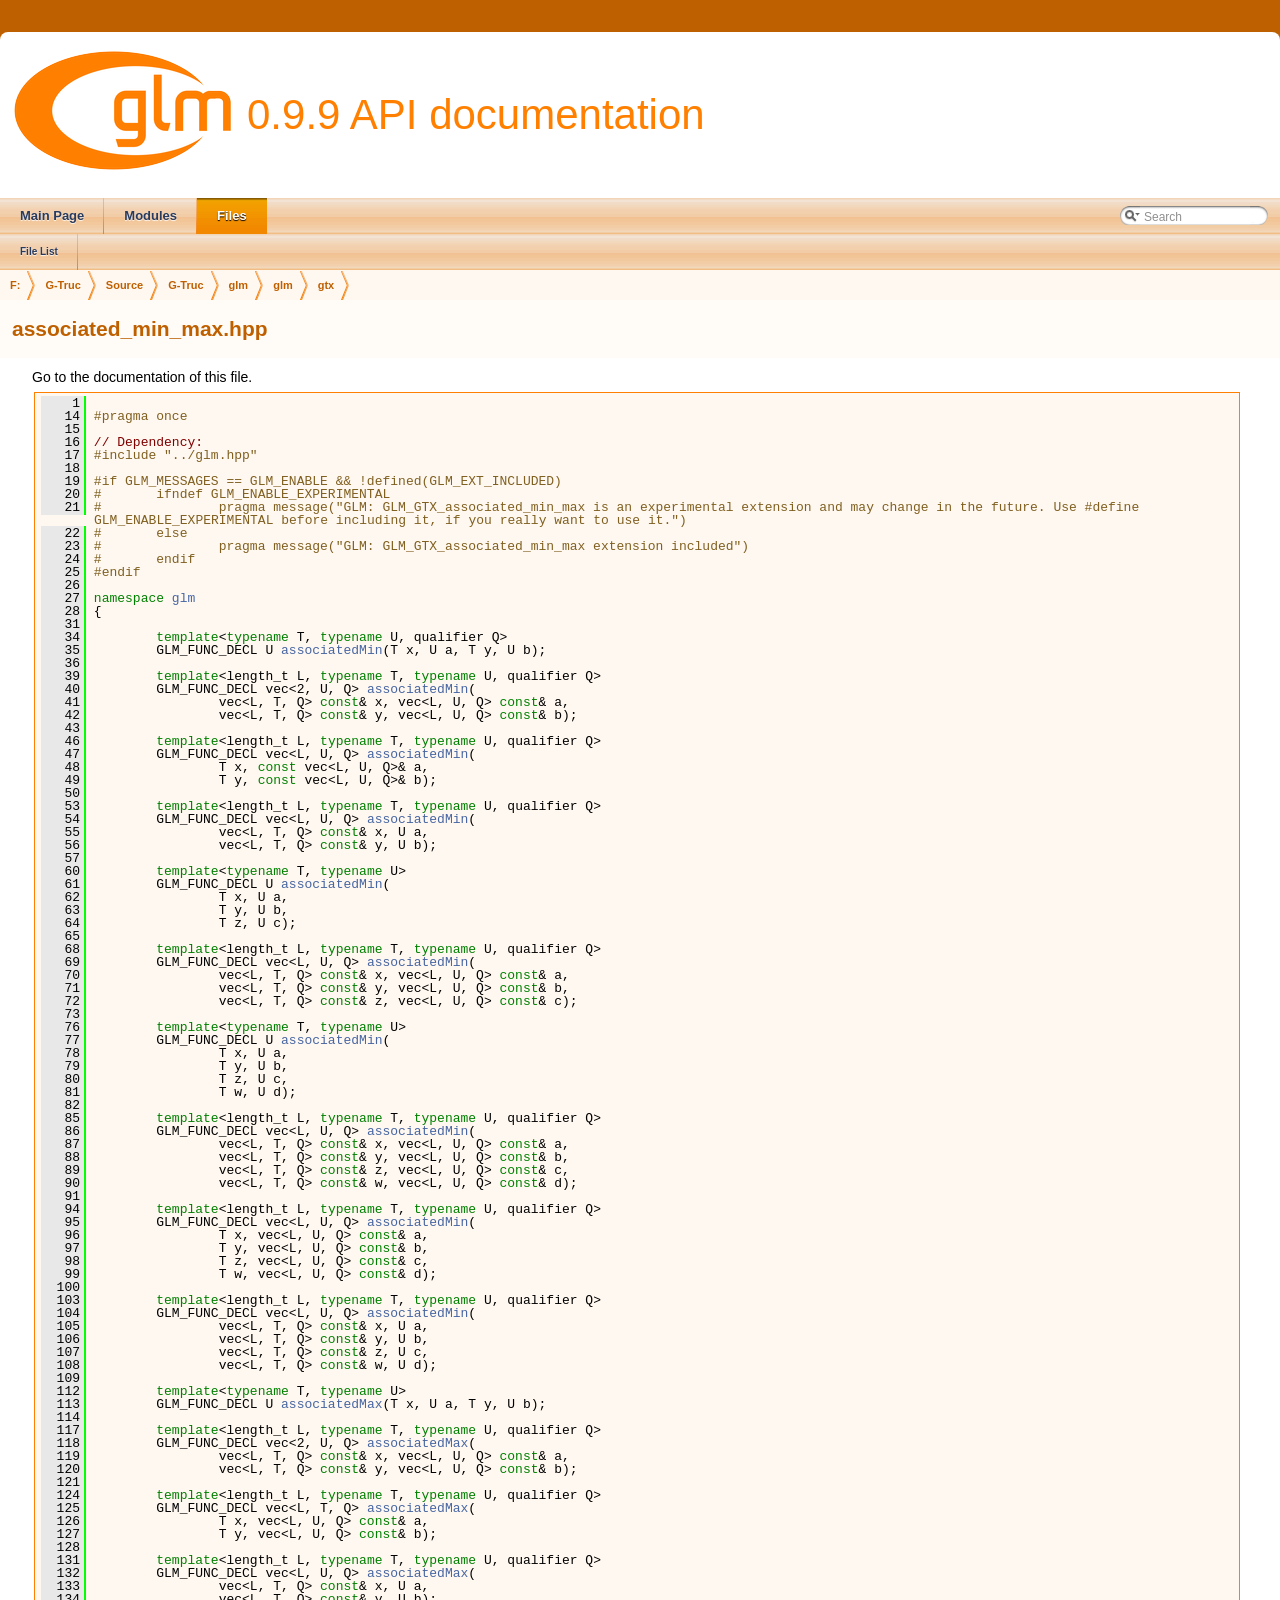
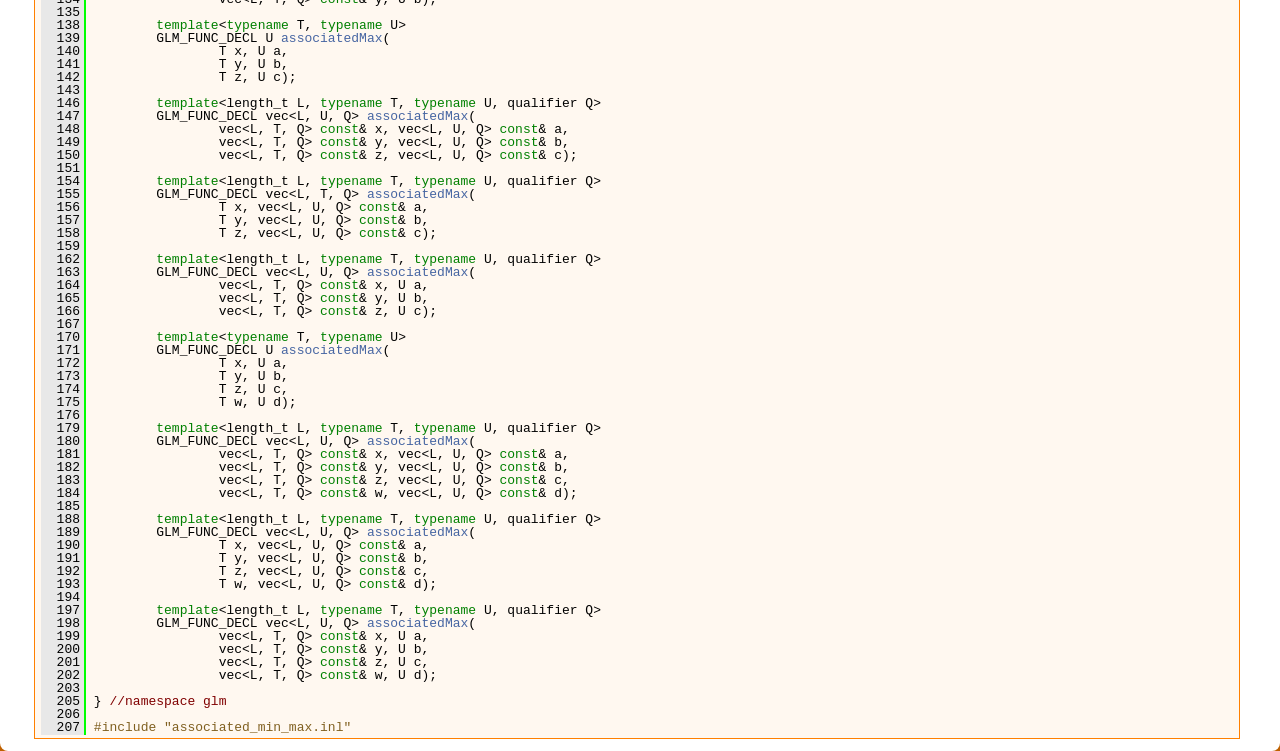
<file: third_party/monogs_rasterizer/third_party/glm/doc/api/a00007_source.html>
<!DOCTYPE html PUBLIC "-//W3C//DTD XHTML 1.0 Transitional//EN" "http://www.w3.org/TR/xhtml1/DTD/xhtml1-transitional.dtd">
<html xmlns="http://www.w3.org/1999/xhtml">
<head>
<meta http-equiv="Content-Type" content="text/xhtml;charset=UTF-8"/>
<meta http-equiv="X-UA-Compatible" content="IE=9"/>
<meta name="generator" content="Doxygen 1.8.10"/>
<title>0.9.9 API documentation: associated_min_max.hpp Source File</title>
<link href="tabs.css" rel="stylesheet" type="text/css"/>
<script type="text/javascript" src="jquery.js"></script>
<script type="text/javascript" src="dynsections.js"></script>
<link href="search/search.css" rel="stylesheet" type="text/css"/>
<script type="text/javascript" src="search/searchdata.js"></script>
<script type="text/javascript" src="search/search.js"></script>
<script type="text/javascript">
  $(document).ready(function() { init_search(); });
</script>
<link href="doxygen.css" rel="stylesheet" type="text/css" />
</head>
<body>
<div id="top"><!-- do not remove this div, it is closed by doxygen! -->
<div id="titlearea">
<table cellspacing="0" cellpadding="0">
 <tbody>
 <tr style="height: 56px;">
  <td id="projectlogo"><img alt="Logo" src="logo-mini.png"/></td>
  <td id="projectalign" style="padding-left: 0.5em;">
   <div id="projectname">0.9.9 API documentation
   </div>
  </td>
 </tr>
 </tbody>
</table>
</div>
<!-- end header part -->
<!-- Generated by Doxygen 1.8.10 -->
<script type="text/javascript">
var searchBox = new SearchBox("searchBox", "search",false,'Search');
</script>
  <div id="navrow1" class="tabs">
    <ul class="tablist">
      <li><a href="index.html"><span>Main&#160;Page</span></a></li>
      <li><a href="modules.html"><span>Modules</span></a></li>
      <li class="current"><a href="files.html"><span>Files</span></a></li>
      <li>
        <div id="MSearchBox" class="MSearchBoxInactive">
        <span class="left">
          <img id="MSearchSelect" src="search/mag_sel.png"
               onmouseover="return searchBox.OnSearchSelectShow()"
               onmouseout="return searchBox.OnSearchSelectHide()"
               alt=""/>
          <input type="text" id="MSearchField" value="Search" accesskey="S"
               onfocus="searchBox.OnSearchFieldFocus(true)" 
               onblur="searchBox.OnSearchFieldFocus(false)" 
               onkeyup="searchBox.OnSearchFieldChange(event)"/>
          </span><span class="right">
            <a id="MSearchClose" href="javascript:searchBox.CloseResultsWindow()"><img id="MSearchCloseImg" border="0" src="search/close.png" alt=""/></a>
          </span>
        </div>
      </li>
    </ul>
  </div>
  <div id="navrow2" class="tabs2">
    <ul class="tablist">
      <li><a href="files.html"><span>File&#160;List</span></a></li>
    </ul>
  </div>
<!-- window showing the filter options -->
<div id="MSearchSelectWindow"
     onmouseover="return searchBox.OnSearchSelectShow()"
     onmouseout="return searchBox.OnSearchSelectHide()"
     onkeydown="return searchBox.OnSearchSelectKey(event)">
</div>

<!-- iframe showing the search results (closed by default) -->
<div id="MSearchResultsWindow">
<iframe src="javascript:void(0)" frameborder="0" 
        name="MSearchResults" id="MSearchResults">
</iframe>
</div>

<div id="nav-path" class="navpath">
  <ul>
<li class="navelem"><a class="el" href="dir_3a581ba30d25676e4b797b1f96d53b45.html">F:</a></li><li class="navelem"><a class="el" href="dir_9e5fe034a00e89334fd5186c3e7db156.html">G-Truc</a></li><li class="navelem"><a class="el" href="dir_d9496f0844b48bc7e53b5af8c99b9ab2.html">Source</a></li><li class="navelem"><a class="el" href="dir_a8bee7be44182a33f3820393ae0b105d.html">G-Truc</a></li><li class="navelem"><a class="el" href="dir_44e5e654415abd9ca6fdeaddaff8565e.html">glm</a></li><li class="navelem"><a class="el" href="dir_cef2d71d502cb69a9252bca2297d9549.html">glm</a></li><li class="navelem"><a class="el" href="dir_f35778ec600a1b9bbc4524e62e226aa2.html">gtx</a></li>  </ul>
</div>
</div><!-- top -->
<div class="header">
  <div class="headertitle">
<div class="title">associated_min_max.hpp</div>  </div>
</div><!--header-->
<div class="contents">
<a href="a00007.html">Go to the documentation of this file.</a><div class="fragment"><div class="line"><a name="l00001"></a><span class="lineno">    1</span>&#160;</div>
<div class="line"><a name="l00014"></a><span class="lineno">   14</span>&#160;<span class="preprocessor">#pragma once</span></div>
<div class="line"><a name="l00015"></a><span class="lineno">   15</span>&#160;</div>
<div class="line"><a name="l00016"></a><span class="lineno">   16</span>&#160;<span class="comment">// Dependency:</span></div>
<div class="line"><a name="l00017"></a><span class="lineno">   17</span>&#160;<span class="preprocessor">#include &quot;../glm.hpp&quot;</span></div>
<div class="line"><a name="l00018"></a><span class="lineno">   18</span>&#160;</div>
<div class="line"><a name="l00019"></a><span class="lineno">   19</span>&#160;<span class="preprocessor">#if GLM_MESSAGES == GLM_ENABLE &amp;&amp; !defined(GLM_EXT_INCLUDED)</span></div>
<div class="line"><a name="l00020"></a><span class="lineno">   20</span>&#160;<span class="preprocessor">#       ifndef GLM_ENABLE_EXPERIMENTAL</span></div>
<div class="line"><a name="l00021"></a><span class="lineno">   21</span>&#160;<span class="preprocessor">#               pragma message(&quot;GLM: GLM_GTX_associated_min_max is an experimental extension and may change in the future. Use #define GLM_ENABLE_EXPERIMENTAL before including it, if you really want to use it.&quot;)</span></div>
<div class="line"><a name="l00022"></a><span class="lineno">   22</span>&#160;<span class="preprocessor">#       else</span></div>
<div class="line"><a name="l00023"></a><span class="lineno">   23</span>&#160;<span class="preprocessor">#               pragma message(&quot;GLM: GLM_GTX_associated_min_max extension included&quot;)</span></div>
<div class="line"><a name="l00024"></a><span class="lineno">   24</span>&#160;<span class="preprocessor">#       endif</span></div>
<div class="line"><a name="l00025"></a><span class="lineno">   25</span>&#160;<span class="preprocessor">#endif</span></div>
<div class="line"><a name="l00026"></a><span class="lineno">   26</span>&#160;</div>
<div class="line"><a name="l00027"></a><span class="lineno">   27</span>&#160;<span class="keyword">namespace </span><a class="code" href="a00236.html">glm</a></div>
<div class="line"><a name="l00028"></a><span class="lineno">   28</span>&#160;{</div>
<div class="line"><a name="l00031"></a><span class="lineno">   31</span>&#160;</div>
<div class="line"><a name="l00034"></a><span class="lineno">   34</span>&#160;        <span class="keyword">template</span>&lt;<span class="keyword">typename</span> T, <span class="keyword">typename</span> U, qualifier Q&gt;</div>
<div class="line"><a name="l00035"></a><span class="lineno">   35</span>&#160;        GLM_FUNC_DECL U <a class="code" href="a00308.html#ga2db7e351994baee78540a562d4bb6d3b">associatedMin</a>(T x, U a, T y, U b);</div>
<div class="line"><a name="l00036"></a><span class="lineno">   36</span>&#160;</div>
<div class="line"><a name="l00039"></a><span class="lineno">   39</span>&#160;        <span class="keyword">template</span>&lt;length_t L, <span class="keyword">typename</span> T, <span class="keyword">typename</span> U, qualifier Q&gt;</div>
<div class="line"><a name="l00040"></a><span class="lineno">   40</span>&#160;        GLM_FUNC_DECL vec&lt;2, U, Q&gt; <a class="code" href="a00308.html#ga2db7e351994baee78540a562d4bb6d3b">associatedMin</a>(</div>
<div class="line"><a name="l00041"></a><span class="lineno">   41</span>&#160;                vec&lt;L, T, Q&gt; <span class="keyword">const</span>&amp; x, vec&lt;L, U, Q&gt; <span class="keyword">const</span>&amp; a,</div>
<div class="line"><a name="l00042"></a><span class="lineno">   42</span>&#160;                vec&lt;L, T, Q&gt; <span class="keyword">const</span>&amp; y, vec&lt;L, U, Q&gt; <span class="keyword">const</span>&amp; b);</div>
<div class="line"><a name="l00043"></a><span class="lineno">   43</span>&#160;</div>
<div class="line"><a name="l00046"></a><span class="lineno">   46</span>&#160;        <span class="keyword">template</span>&lt;length_t L, <span class="keyword">typename</span> T, <span class="keyword">typename</span> U, qualifier Q&gt;</div>
<div class="line"><a name="l00047"></a><span class="lineno">   47</span>&#160;        GLM_FUNC_DECL vec&lt;L, U, Q&gt; <a class="code" href="a00308.html#ga2db7e351994baee78540a562d4bb6d3b">associatedMin</a>(</div>
<div class="line"><a name="l00048"></a><span class="lineno">   48</span>&#160;                T x, <span class="keyword">const</span> vec&lt;L, U, Q&gt;&amp; a,</div>
<div class="line"><a name="l00049"></a><span class="lineno">   49</span>&#160;                T y, <span class="keyword">const</span> vec&lt;L, U, Q&gt;&amp; b);</div>
<div class="line"><a name="l00050"></a><span class="lineno">   50</span>&#160;</div>
<div class="line"><a name="l00053"></a><span class="lineno">   53</span>&#160;        <span class="keyword">template</span>&lt;length_t L, <span class="keyword">typename</span> T, <span class="keyword">typename</span> U, qualifier Q&gt;</div>
<div class="line"><a name="l00054"></a><span class="lineno">   54</span>&#160;        GLM_FUNC_DECL vec&lt;L, U, Q&gt; <a class="code" href="a00308.html#ga2db7e351994baee78540a562d4bb6d3b">associatedMin</a>(</div>
<div class="line"><a name="l00055"></a><span class="lineno">   55</span>&#160;                vec&lt;L, T, Q&gt; <span class="keyword">const</span>&amp; x, U a,</div>
<div class="line"><a name="l00056"></a><span class="lineno">   56</span>&#160;                vec&lt;L, T, Q&gt; <span class="keyword">const</span>&amp; y, U b);</div>
<div class="line"><a name="l00057"></a><span class="lineno">   57</span>&#160;</div>
<div class="line"><a name="l00060"></a><span class="lineno">   60</span>&#160;        <span class="keyword">template</span>&lt;<span class="keyword">typename</span> T, <span class="keyword">typename</span> U&gt;</div>
<div class="line"><a name="l00061"></a><span class="lineno">   61</span>&#160;        GLM_FUNC_DECL U <a class="code" href="a00308.html#ga2db7e351994baee78540a562d4bb6d3b">associatedMin</a>(</div>
<div class="line"><a name="l00062"></a><span class="lineno">   62</span>&#160;                T x, U a,</div>
<div class="line"><a name="l00063"></a><span class="lineno">   63</span>&#160;                T y, U b,</div>
<div class="line"><a name="l00064"></a><span class="lineno">   64</span>&#160;                T z, U c);</div>
<div class="line"><a name="l00065"></a><span class="lineno">   65</span>&#160;</div>
<div class="line"><a name="l00068"></a><span class="lineno">   68</span>&#160;        <span class="keyword">template</span>&lt;length_t L, <span class="keyword">typename</span> T, <span class="keyword">typename</span> U, qualifier Q&gt;</div>
<div class="line"><a name="l00069"></a><span class="lineno">   69</span>&#160;        GLM_FUNC_DECL vec&lt;L, U, Q&gt; <a class="code" href="a00308.html#ga2db7e351994baee78540a562d4bb6d3b">associatedMin</a>(</div>
<div class="line"><a name="l00070"></a><span class="lineno">   70</span>&#160;                vec&lt;L, T, Q&gt; <span class="keyword">const</span>&amp; x, vec&lt;L, U, Q&gt; <span class="keyword">const</span>&amp; a,</div>
<div class="line"><a name="l00071"></a><span class="lineno">   71</span>&#160;                vec&lt;L, T, Q&gt; <span class="keyword">const</span>&amp; y, vec&lt;L, U, Q&gt; <span class="keyword">const</span>&amp; b,</div>
<div class="line"><a name="l00072"></a><span class="lineno">   72</span>&#160;                vec&lt;L, T, Q&gt; <span class="keyword">const</span>&amp; z, vec&lt;L, U, Q&gt; <span class="keyword">const</span>&amp; c);</div>
<div class="line"><a name="l00073"></a><span class="lineno">   73</span>&#160;</div>
<div class="line"><a name="l00076"></a><span class="lineno">   76</span>&#160;        <span class="keyword">template</span>&lt;<span class="keyword">typename</span> T, <span class="keyword">typename</span> U&gt;</div>
<div class="line"><a name="l00077"></a><span class="lineno">   77</span>&#160;        GLM_FUNC_DECL U <a class="code" href="a00308.html#ga2db7e351994baee78540a562d4bb6d3b">associatedMin</a>(</div>
<div class="line"><a name="l00078"></a><span class="lineno">   78</span>&#160;                T x, U a,</div>
<div class="line"><a name="l00079"></a><span class="lineno">   79</span>&#160;                T y, U b,</div>
<div class="line"><a name="l00080"></a><span class="lineno">   80</span>&#160;                T z, U c,</div>
<div class="line"><a name="l00081"></a><span class="lineno">   81</span>&#160;                T w, U d);</div>
<div class="line"><a name="l00082"></a><span class="lineno">   82</span>&#160;</div>
<div class="line"><a name="l00085"></a><span class="lineno">   85</span>&#160;        <span class="keyword">template</span>&lt;length_t L, <span class="keyword">typename</span> T, <span class="keyword">typename</span> U, qualifier Q&gt;</div>
<div class="line"><a name="l00086"></a><span class="lineno">   86</span>&#160;        GLM_FUNC_DECL vec&lt;L, U, Q&gt; <a class="code" href="a00308.html#ga2db7e351994baee78540a562d4bb6d3b">associatedMin</a>(</div>
<div class="line"><a name="l00087"></a><span class="lineno">   87</span>&#160;                vec&lt;L, T, Q&gt; <span class="keyword">const</span>&amp; x, vec&lt;L, U, Q&gt; <span class="keyword">const</span>&amp; a,</div>
<div class="line"><a name="l00088"></a><span class="lineno">   88</span>&#160;                vec&lt;L, T, Q&gt; <span class="keyword">const</span>&amp; y, vec&lt;L, U, Q&gt; <span class="keyword">const</span>&amp; b,</div>
<div class="line"><a name="l00089"></a><span class="lineno">   89</span>&#160;                vec&lt;L, T, Q&gt; <span class="keyword">const</span>&amp; z, vec&lt;L, U, Q&gt; <span class="keyword">const</span>&amp; c,</div>
<div class="line"><a name="l00090"></a><span class="lineno">   90</span>&#160;                vec&lt;L, T, Q&gt; <span class="keyword">const</span>&amp; w, vec&lt;L, U, Q&gt; <span class="keyword">const</span>&amp; d);</div>
<div class="line"><a name="l00091"></a><span class="lineno">   91</span>&#160;</div>
<div class="line"><a name="l00094"></a><span class="lineno">   94</span>&#160;        <span class="keyword">template</span>&lt;length_t L, <span class="keyword">typename</span> T, <span class="keyword">typename</span> U, qualifier Q&gt;</div>
<div class="line"><a name="l00095"></a><span class="lineno">   95</span>&#160;        GLM_FUNC_DECL vec&lt;L, U, Q&gt; <a class="code" href="a00308.html#ga2db7e351994baee78540a562d4bb6d3b">associatedMin</a>(</div>
<div class="line"><a name="l00096"></a><span class="lineno">   96</span>&#160;                T x, vec&lt;L, U, Q&gt; <span class="keyword">const</span>&amp; a,</div>
<div class="line"><a name="l00097"></a><span class="lineno">   97</span>&#160;                T y, vec&lt;L, U, Q&gt; <span class="keyword">const</span>&amp; b,</div>
<div class="line"><a name="l00098"></a><span class="lineno">   98</span>&#160;                T z, vec&lt;L, U, Q&gt; <span class="keyword">const</span>&amp; c,</div>
<div class="line"><a name="l00099"></a><span class="lineno">   99</span>&#160;                T w, vec&lt;L, U, Q&gt; <span class="keyword">const</span>&amp; d);</div>
<div class="line"><a name="l00100"></a><span class="lineno">  100</span>&#160;</div>
<div class="line"><a name="l00103"></a><span class="lineno">  103</span>&#160;        <span class="keyword">template</span>&lt;length_t L, <span class="keyword">typename</span> T, <span class="keyword">typename</span> U, qualifier Q&gt;</div>
<div class="line"><a name="l00104"></a><span class="lineno">  104</span>&#160;        GLM_FUNC_DECL vec&lt;L, U, Q&gt; <a class="code" href="a00308.html#ga2db7e351994baee78540a562d4bb6d3b">associatedMin</a>(</div>
<div class="line"><a name="l00105"></a><span class="lineno">  105</span>&#160;                vec&lt;L, T, Q&gt; <span class="keyword">const</span>&amp; x, U a,</div>
<div class="line"><a name="l00106"></a><span class="lineno">  106</span>&#160;                vec&lt;L, T, Q&gt; <span class="keyword">const</span>&amp; y, U b,</div>
<div class="line"><a name="l00107"></a><span class="lineno">  107</span>&#160;                vec&lt;L, T, Q&gt; <span class="keyword">const</span>&amp; z, U c,</div>
<div class="line"><a name="l00108"></a><span class="lineno">  108</span>&#160;                vec&lt;L, T, Q&gt; <span class="keyword">const</span>&amp; w, U d);</div>
<div class="line"><a name="l00109"></a><span class="lineno">  109</span>&#160;</div>
<div class="line"><a name="l00112"></a><span class="lineno">  112</span>&#160;        <span class="keyword">template</span>&lt;<span class="keyword">typename</span> T, <span class="keyword">typename</span> U&gt;</div>
<div class="line"><a name="l00113"></a><span class="lineno">  113</span>&#160;        GLM_FUNC_DECL U <a class="code" href="a00308.html#gab9c3dd74cac899d2c625b5767ea3b3fb">associatedMax</a>(T x, U a, T y, U b);</div>
<div class="line"><a name="l00114"></a><span class="lineno">  114</span>&#160;</div>
<div class="line"><a name="l00117"></a><span class="lineno">  117</span>&#160;        <span class="keyword">template</span>&lt;length_t L, <span class="keyword">typename</span> T, <span class="keyword">typename</span> U, qualifier Q&gt;</div>
<div class="line"><a name="l00118"></a><span class="lineno">  118</span>&#160;        GLM_FUNC_DECL vec&lt;2, U, Q&gt; <a class="code" href="a00308.html#gab9c3dd74cac899d2c625b5767ea3b3fb">associatedMax</a>(</div>
<div class="line"><a name="l00119"></a><span class="lineno">  119</span>&#160;                vec&lt;L, T, Q&gt; <span class="keyword">const</span>&amp; x, vec&lt;L, U, Q&gt; <span class="keyword">const</span>&amp; a,</div>
<div class="line"><a name="l00120"></a><span class="lineno">  120</span>&#160;                vec&lt;L, T, Q&gt; <span class="keyword">const</span>&amp; y, vec&lt;L, U, Q&gt; <span class="keyword">const</span>&amp; b);</div>
<div class="line"><a name="l00121"></a><span class="lineno">  121</span>&#160;</div>
<div class="line"><a name="l00124"></a><span class="lineno">  124</span>&#160;        <span class="keyword">template</span>&lt;length_t L, <span class="keyword">typename</span> T, <span class="keyword">typename</span> U, qualifier Q&gt;</div>
<div class="line"><a name="l00125"></a><span class="lineno">  125</span>&#160;        GLM_FUNC_DECL vec&lt;L, T, Q&gt; <a class="code" href="a00308.html#gab9c3dd74cac899d2c625b5767ea3b3fb">associatedMax</a>(</div>
<div class="line"><a name="l00126"></a><span class="lineno">  126</span>&#160;                T x, vec&lt;L, U, Q&gt; <span class="keyword">const</span>&amp; a,</div>
<div class="line"><a name="l00127"></a><span class="lineno">  127</span>&#160;                T y, vec&lt;L, U, Q&gt; <span class="keyword">const</span>&amp; b);</div>
<div class="line"><a name="l00128"></a><span class="lineno">  128</span>&#160;</div>
<div class="line"><a name="l00131"></a><span class="lineno">  131</span>&#160;        <span class="keyword">template</span>&lt;length_t L, <span class="keyword">typename</span> T, <span class="keyword">typename</span> U, qualifier Q&gt;</div>
<div class="line"><a name="l00132"></a><span class="lineno">  132</span>&#160;        GLM_FUNC_DECL vec&lt;L, U, Q&gt; <a class="code" href="a00308.html#gab9c3dd74cac899d2c625b5767ea3b3fb">associatedMax</a>(</div>
<div class="line"><a name="l00133"></a><span class="lineno">  133</span>&#160;                vec&lt;L, T, Q&gt; <span class="keyword">const</span>&amp; x, U a,</div>
<div class="line"><a name="l00134"></a><span class="lineno">  134</span>&#160;                vec&lt;L, T, Q&gt; <span class="keyword">const</span>&amp; y, U b);</div>
<div class="line"><a name="l00135"></a><span class="lineno">  135</span>&#160;</div>
<div class="line"><a name="l00138"></a><span class="lineno">  138</span>&#160;        <span class="keyword">template</span>&lt;<span class="keyword">typename</span> T, <span class="keyword">typename</span> U&gt;</div>
<div class="line"><a name="l00139"></a><span class="lineno">  139</span>&#160;        GLM_FUNC_DECL U <a class="code" href="a00308.html#gab9c3dd74cac899d2c625b5767ea3b3fb">associatedMax</a>(</div>
<div class="line"><a name="l00140"></a><span class="lineno">  140</span>&#160;                T x, U a,</div>
<div class="line"><a name="l00141"></a><span class="lineno">  141</span>&#160;                T y, U b,</div>
<div class="line"><a name="l00142"></a><span class="lineno">  142</span>&#160;                T z, U c);</div>
<div class="line"><a name="l00143"></a><span class="lineno">  143</span>&#160;</div>
<div class="line"><a name="l00146"></a><span class="lineno">  146</span>&#160;        <span class="keyword">template</span>&lt;length_t L, <span class="keyword">typename</span> T, <span class="keyword">typename</span> U, qualifier Q&gt;</div>
<div class="line"><a name="l00147"></a><span class="lineno">  147</span>&#160;        GLM_FUNC_DECL vec&lt;L, U, Q&gt; <a class="code" href="a00308.html#gab9c3dd74cac899d2c625b5767ea3b3fb">associatedMax</a>(</div>
<div class="line"><a name="l00148"></a><span class="lineno">  148</span>&#160;                vec&lt;L, T, Q&gt; <span class="keyword">const</span>&amp; x, vec&lt;L, U, Q&gt; <span class="keyword">const</span>&amp; a,</div>
<div class="line"><a name="l00149"></a><span class="lineno">  149</span>&#160;                vec&lt;L, T, Q&gt; <span class="keyword">const</span>&amp; y, vec&lt;L, U, Q&gt; <span class="keyword">const</span>&amp; b,</div>
<div class="line"><a name="l00150"></a><span class="lineno">  150</span>&#160;                vec&lt;L, T, Q&gt; <span class="keyword">const</span>&amp; z, vec&lt;L, U, Q&gt; <span class="keyword">const</span>&amp; c);</div>
<div class="line"><a name="l00151"></a><span class="lineno">  151</span>&#160;</div>
<div class="line"><a name="l00154"></a><span class="lineno">  154</span>&#160;        <span class="keyword">template</span>&lt;length_t L, <span class="keyword">typename</span> T, <span class="keyword">typename</span> U, qualifier Q&gt;</div>
<div class="line"><a name="l00155"></a><span class="lineno">  155</span>&#160;        GLM_FUNC_DECL vec&lt;L, T, Q&gt; <a class="code" href="a00308.html#gab9c3dd74cac899d2c625b5767ea3b3fb">associatedMax</a>(</div>
<div class="line"><a name="l00156"></a><span class="lineno">  156</span>&#160;                T x, vec&lt;L, U, Q&gt; <span class="keyword">const</span>&amp; a,</div>
<div class="line"><a name="l00157"></a><span class="lineno">  157</span>&#160;                T y, vec&lt;L, U, Q&gt; <span class="keyword">const</span>&amp; b,</div>
<div class="line"><a name="l00158"></a><span class="lineno">  158</span>&#160;                T z, vec&lt;L, U, Q&gt; <span class="keyword">const</span>&amp; c);</div>
<div class="line"><a name="l00159"></a><span class="lineno">  159</span>&#160;</div>
<div class="line"><a name="l00162"></a><span class="lineno">  162</span>&#160;        <span class="keyword">template</span>&lt;length_t L, <span class="keyword">typename</span> T, <span class="keyword">typename</span> U, qualifier Q&gt;</div>
<div class="line"><a name="l00163"></a><span class="lineno">  163</span>&#160;        GLM_FUNC_DECL vec&lt;L, U, Q&gt; <a class="code" href="a00308.html#gab9c3dd74cac899d2c625b5767ea3b3fb">associatedMax</a>(</div>
<div class="line"><a name="l00164"></a><span class="lineno">  164</span>&#160;                vec&lt;L, T, Q&gt; <span class="keyword">const</span>&amp; x, U a,</div>
<div class="line"><a name="l00165"></a><span class="lineno">  165</span>&#160;                vec&lt;L, T, Q&gt; <span class="keyword">const</span>&amp; y, U b,</div>
<div class="line"><a name="l00166"></a><span class="lineno">  166</span>&#160;                vec&lt;L, T, Q&gt; <span class="keyword">const</span>&amp; z, U c);</div>
<div class="line"><a name="l00167"></a><span class="lineno">  167</span>&#160;</div>
<div class="line"><a name="l00170"></a><span class="lineno">  170</span>&#160;        <span class="keyword">template</span>&lt;<span class="keyword">typename</span> T, <span class="keyword">typename</span> U&gt;</div>
<div class="line"><a name="l00171"></a><span class="lineno">  171</span>&#160;        GLM_FUNC_DECL U <a class="code" href="a00308.html#gab9c3dd74cac899d2c625b5767ea3b3fb">associatedMax</a>(</div>
<div class="line"><a name="l00172"></a><span class="lineno">  172</span>&#160;                T x, U a,</div>
<div class="line"><a name="l00173"></a><span class="lineno">  173</span>&#160;                T y, U b,</div>
<div class="line"><a name="l00174"></a><span class="lineno">  174</span>&#160;                T z, U c,</div>
<div class="line"><a name="l00175"></a><span class="lineno">  175</span>&#160;                T w, U d);</div>
<div class="line"><a name="l00176"></a><span class="lineno">  176</span>&#160;</div>
<div class="line"><a name="l00179"></a><span class="lineno">  179</span>&#160;        <span class="keyword">template</span>&lt;length_t L, <span class="keyword">typename</span> T, <span class="keyword">typename</span> U, qualifier Q&gt;</div>
<div class="line"><a name="l00180"></a><span class="lineno">  180</span>&#160;        GLM_FUNC_DECL vec&lt;L, U, Q&gt; <a class="code" href="a00308.html#gab9c3dd74cac899d2c625b5767ea3b3fb">associatedMax</a>(</div>
<div class="line"><a name="l00181"></a><span class="lineno">  181</span>&#160;                vec&lt;L, T, Q&gt; <span class="keyword">const</span>&amp; x, vec&lt;L, U, Q&gt; <span class="keyword">const</span>&amp; a,</div>
<div class="line"><a name="l00182"></a><span class="lineno">  182</span>&#160;                vec&lt;L, T, Q&gt; <span class="keyword">const</span>&amp; y, vec&lt;L, U, Q&gt; <span class="keyword">const</span>&amp; b,</div>
<div class="line"><a name="l00183"></a><span class="lineno">  183</span>&#160;                vec&lt;L, T, Q&gt; <span class="keyword">const</span>&amp; z, vec&lt;L, U, Q&gt; <span class="keyword">const</span>&amp; c,</div>
<div class="line"><a name="l00184"></a><span class="lineno">  184</span>&#160;                vec&lt;L, T, Q&gt; <span class="keyword">const</span>&amp; w, vec&lt;L, U, Q&gt; <span class="keyword">const</span>&amp; d);</div>
<div class="line"><a name="l00185"></a><span class="lineno">  185</span>&#160;</div>
<div class="line"><a name="l00188"></a><span class="lineno">  188</span>&#160;        <span class="keyword">template</span>&lt;length_t L, <span class="keyword">typename</span> T, <span class="keyword">typename</span> U, qualifier Q&gt;</div>
<div class="line"><a name="l00189"></a><span class="lineno">  189</span>&#160;        GLM_FUNC_DECL vec&lt;L, U, Q&gt; <a class="code" href="a00308.html#gab9c3dd74cac899d2c625b5767ea3b3fb">associatedMax</a>(</div>
<div class="line"><a name="l00190"></a><span class="lineno">  190</span>&#160;                T x, vec&lt;L, U, Q&gt; <span class="keyword">const</span>&amp; a,</div>
<div class="line"><a name="l00191"></a><span class="lineno">  191</span>&#160;                T y, vec&lt;L, U, Q&gt; <span class="keyword">const</span>&amp; b,</div>
<div class="line"><a name="l00192"></a><span class="lineno">  192</span>&#160;                T z, vec&lt;L, U, Q&gt; <span class="keyword">const</span>&amp; c,</div>
<div class="line"><a name="l00193"></a><span class="lineno">  193</span>&#160;                T w, vec&lt;L, U, Q&gt; <span class="keyword">const</span>&amp; d);</div>
<div class="line"><a name="l00194"></a><span class="lineno">  194</span>&#160;</div>
<div class="line"><a name="l00197"></a><span class="lineno">  197</span>&#160;        <span class="keyword">template</span>&lt;length_t L, <span class="keyword">typename</span> T, <span class="keyword">typename</span> U, qualifier Q&gt;</div>
<div class="line"><a name="l00198"></a><span class="lineno">  198</span>&#160;        GLM_FUNC_DECL vec&lt;L, U, Q&gt; <a class="code" href="a00308.html#gab9c3dd74cac899d2c625b5767ea3b3fb">associatedMax</a>(</div>
<div class="line"><a name="l00199"></a><span class="lineno">  199</span>&#160;                vec&lt;L, T, Q&gt; <span class="keyword">const</span>&amp; x, U a,</div>
<div class="line"><a name="l00200"></a><span class="lineno">  200</span>&#160;                vec&lt;L, T, Q&gt; <span class="keyword">const</span>&amp; y, U b,</div>
<div class="line"><a name="l00201"></a><span class="lineno">  201</span>&#160;                vec&lt;L, T, Q&gt; <span class="keyword">const</span>&amp; z, U c,</div>
<div class="line"><a name="l00202"></a><span class="lineno">  202</span>&#160;                vec&lt;L, T, Q&gt; <span class="keyword">const</span>&amp; w, U d);</div>
<div class="line"><a name="l00203"></a><span class="lineno">  203</span>&#160;</div>
<div class="line"><a name="l00205"></a><span class="lineno">  205</span>&#160;} <span class="comment">//namespace glm</span></div>
<div class="line"><a name="l00206"></a><span class="lineno">  206</span>&#160;</div>
<div class="line"><a name="l00207"></a><span class="lineno">  207</span>&#160;<span class="preprocessor">#include &quot;associated_min_max.inl&quot;</span></div>
<div class="ttc" id="a00308_html_gab9c3dd74cac899d2c625b5767ea3b3fb"><div class="ttname"><a href="a00308.html#gab9c3dd74cac899d2c625b5767ea3b3fb">glm::associatedMax</a></div><div class="ttdeci">GLM_FUNC_DECL vec&lt; L, U, Q &gt; associatedMax(vec&lt; L, T, Q &gt; const &amp;x, U a, vec&lt; L, T, Q &gt; const &amp;y, U b, vec&lt; L, T, Q &gt; const &amp;z, U c, vec&lt; L, T, Q &gt; const &amp;w, U d)</div><div class="ttdoc">Maximum comparison between 4 variables and returns 4 associated variable values. </div></div>
<div class="ttc" id="a00308_html_ga2db7e351994baee78540a562d4bb6d3b"><div class="ttname"><a href="a00308.html#ga2db7e351994baee78540a562d4bb6d3b">glm::associatedMin</a></div><div class="ttdeci">GLM_FUNC_DECL vec&lt; L, U, Q &gt; associatedMin(vec&lt; L, T, Q &gt; const &amp;x, U a, vec&lt; L, T, Q &gt; const &amp;y, U b, vec&lt; L, T, Q &gt; const &amp;z, U c, vec&lt; L, T, Q &gt; const &amp;w, U d)</div><div class="ttdoc">Minimum comparison between 4 variables and returns 4 associated variable values. </div></div>
<div class="ttc" id="a00236_html"><div class="ttname"><a href="a00236.html">glm</a></div><div class="ttdef"><b>Definition:</b> <a href="a00015_source.html#l00020">common.hpp:20</a></div></div>
</div><!-- fragment --></div><!-- contents -->
<!-- start footer part -->
<hr class="footer"/><address class="footer"><small>
Generated by &#160;<a href="http://www.doxygen.org/index.html">
<img class="footer" src="doxygen.png" alt="doxygen"/>
</a> 1.8.10
</small></address>
</body>
</html>
</file>
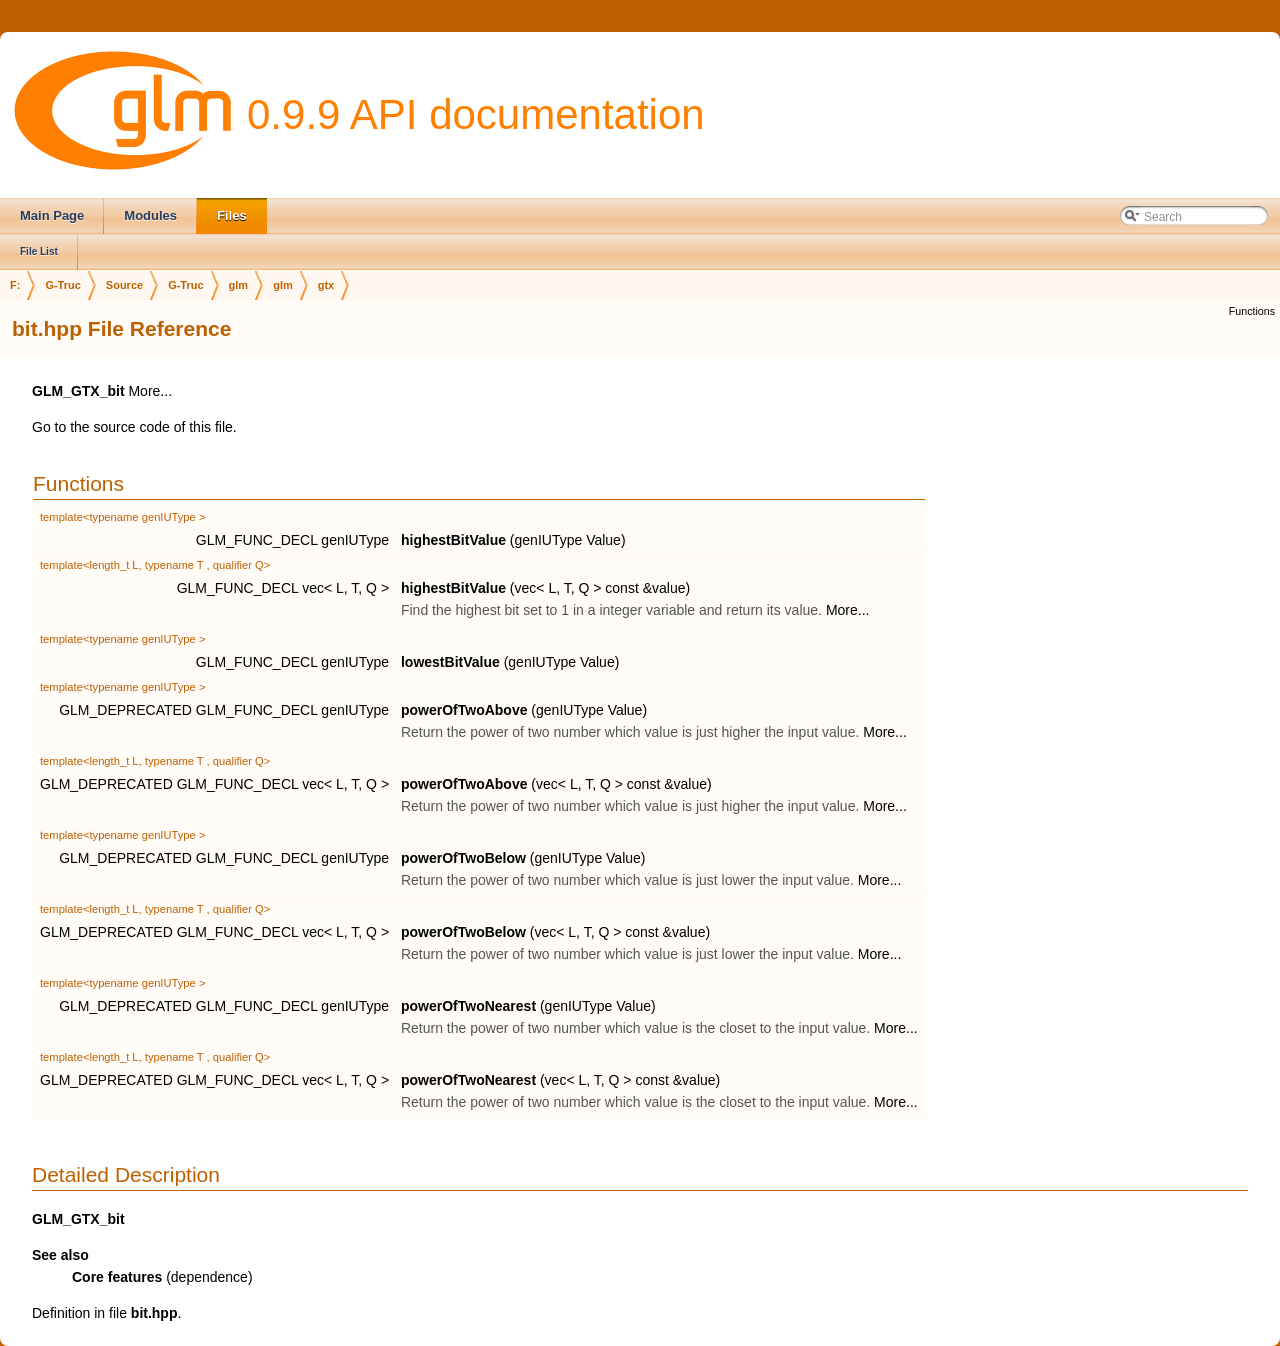
<file: third_party/monogs_rasterizer/third_party/glm/doc/api/a00008.html>
<!DOCTYPE html PUBLIC "-//W3C//DTD XHTML 1.0 Transitional//EN" "http://www.w3.org/TR/xhtml1/DTD/xhtml1-transitional.dtd">
<html xmlns="http://www.w3.org/1999/xhtml">
<head>
<meta http-equiv="Content-Type" content="text/xhtml;charset=UTF-8"/>
<meta http-equiv="X-UA-Compatible" content="IE=9"/>
<meta name="generator" content="Doxygen 1.8.10"/>
<title>0.9.9 API documentation: bit.hpp File Reference</title>
<link href="tabs.css" rel="stylesheet" type="text/css"/>
<script type="text/javascript" src="jquery.js"></script>
<script type="text/javascript" src="dynsections.js"></script>
<link href="search/search.css" rel="stylesheet" type="text/css"/>
<script type="text/javascript" src="search/searchdata.js"></script>
<script type="text/javascript" src="search/search.js"></script>
<script type="text/javascript">
  $(document).ready(function() { init_search(); });
</script>
<link href="doxygen.css" rel="stylesheet" type="text/css" />
</head>
<body>
<div id="top"><!-- do not remove this div, it is closed by doxygen! -->
<div id="titlearea">
<table cellspacing="0" cellpadding="0">
 <tbody>
 <tr style="height: 56px;">
  <td id="projectlogo"><img alt="Logo" src="logo-mini.png"/></td>
  <td id="projectalign" style="padding-left: 0.5em;">
   <div id="projectname">0.9.9 API documentation
   </div>
  </td>
 </tr>
 </tbody>
</table>
</div>
<!-- end header part -->
<!-- Generated by Doxygen 1.8.10 -->
<script type="text/javascript">
var searchBox = new SearchBox("searchBox", "search",false,'Search');
</script>
  <div id="navrow1" class="tabs">
    <ul class="tablist">
      <li><a href="index.html"><span>Main&#160;Page</span></a></li>
      <li><a href="modules.html"><span>Modules</span></a></li>
      <li class="current"><a href="files.html"><span>Files</span></a></li>
      <li>
        <div id="MSearchBox" class="MSearchBoxInactive">
        <span class="left">
          <img id="MSearchSelect" src="search/mag_sel.png"
               onmouseover="return searchBox.OnSearchSelectShow()"
               onmouseout="return searchBox.OnSearchSelectHide()"
               alt=""/>
          <input type="text" id="MSearchField" value="Search" accesskey="S"
               onfocus="searchBox.OnSearchFieldFocus(true)" 
               onblur="searchBox.OnSearchFieldFocus(false)" 
               onkeyup="searchBox.OnSearchFieldChange(event)"/>
          </span><span class="right">
            <a id="MSearchClose" href="javascript:searchBox.CloseResultsWindow()"><img id="MSearchCloseImg" border="0" src="search/close.png" alt=""/></a>
          </span>
        </div>
      </li>
    </ul>
  </div>
  <div id="navrow2" class="tabs2">
    <ul class="tablist">
      <li><a href="files.html"><span>File&#160;List</span></a></li>
    </ul>
  </div>
<!-- window showing the filter options -->
<div id="MSearchSelectWindow"
     onmouseover="return searchBox.OnSearchSelectShow()"
     onmouseout="return searchBox.OnSearchSelectHide()"
     onkeydown="return searchBox.OnSearchSelectKey(event)">
</div>

<!-- iframe showing the search results (closed by default) -->
<div id="MSearchResultsWindow">
<iframe src="javascript:void(0)" frameborder="0" 
        name="MSearchResults" id="MSearchResults">
</iframe>
</div>

<div id="nav-path" class="navpath">
  <ul>
<li class="navelem"><a class="el" href="dir_3a581ba30d25676e4b797b1f96d53b45.html">F:</a></li><li class="navelem"><a class="el" href="dir_9e5fe034a00e89334fd5186c3e7db156.html">G-Truc</a></li><li class="navelem"><a class="el" href="dir_d9496f0844b48bc7e53b5af8c99b9ab2.html">Source</a></li><li class="navelem"><a class="el" href="dir_a8bee7be44182a33f3820393ae0b105d.html">G-Truc</a></li><li class="navelem"><a class="el" href="dir_44e5e654415abd9ca6fdeaddaff8565e.html">glm</a></li><li class="navelem"><a class="el" href="dir_cef2d71d502cb69a9252bca2297d9549.html">glm</a></li><li class="navelem"><a class="el" href="dir_f35778ec600a1b9bbc4524e62e226aa2.html">gtx</a></li>  </ul>
</div>
</div><!-- top -->
<div class="header">
  <div class="summary">
<a href="#func-members">Functions</a>  </div>
  <div class="headertitle">
<div class="title">bit.hpp File Reference</div>  </div>
</div><!--header-->
<div class="contents">

<p><a class="el" href="a00309.html">GLM_GTX_bit</a>  
<a href="#details">More...</a></p>

<p><a href="a00008_source.html">Go to the source code of this file.</a></p>
<table class="memberdecls">
<tr class="heading"><td colspan="2"><h2 class="groupheader"><a name="func-members"></a>
Functions</h2></td></tr>
<tr class="memitem:ga0dcc8fe7c3d3ad60dea409281efa3d05"><td class="memTemplParams" colspan="2">template&lt;typename genIUType &gt; </td></tr>
<tr class="memitem:ga0dcc8fe7c3d3ad60dea409281efa3d05"><td class="memTemplItemLeft" align="right" valign="top">GLM_FUNC_DECL genIUType&#160;</td><td class="memTemplItemRight" valign="bottom"><a class="el" href="a00309.html#ga0dcc8fe7c3d3ad60dea409281efa3d05">highestBitValue</a> (genIUType Value)</td></tr>
<tr class="separator:ga0dcc8fe7c3d3ad60dea409281efa3d05"><td class="memSeparator" colspan="2">&#160;</td></tr>
<tr class="memitem:ga898ef075ccf809a1e480faab48fe96bf"><td class="memTemplParams" colspan="2">template&lt;length_t L, typename T , qualifier Q&gt; </td></tr>
<tr class="memitem:ga898ef075ccf809a1e480faab48fe96bf"><td class="memTemplItemLeft" align="right" valign="top">GLM_FUNC_DECL vec&lt; L, T, Q &gt;&#160;</td><td class="memTemplItemRight" valign="bottom"><a class="el" href="a00309.html#ga898ef075ccf809a1e480faab48fe96bf">highestBitValue</a> (vec&lt; L, T, Q &gt; const &amp;value)</td></tr>
<tr class="memdesc:ga898ef075ccf809a1e480faab48fe96bf"><td class="mdescLeft">&#160;</td><td class="mdescRight">Find the highest bit set to 1 in a integer variable and return its value.  <a href="a00309.html#ga898ef075ccf809a1e480faab48fe96bf">More...</a><br /></td></tr>
<tr class="separator:ga898ef075ccf809a1e480faab48fe96bf"><td class="memSeparator" colspan="2">&#160;</td></tr>
<tr class="memitem:ga2ff6568089f3a9b67f5c30918855fc6f"><td class="memTemplParams" colspan="2">template&lt;typename genIUType &gt; </td></tr>
<tr class="memitem:ga2ff6568089f3a9b67f5c30918855fc6f"><td class="memTemplItemLeft" align="right" valign="top">GLM_FUNC_DECL genIUType&#160;</td><td class="memTemplItemRight" valign="bottom"><a class="el" href="a00309.html#ga2ff6568089f3a9b67f5c30918855fc6f">lowestBitValue</a> (genIUType Value)</td></tr>
<tr class="separator:ga2ff6568089f3a9b67f5c30918855fc6f"><td class="memSeparator" colspan="2">&#160;</td></tr>
<tr class="memitem:ga8cda2459871f574a0aecbe702ac93291"><td class="memTemplParams" colspan="2">template&lt;typename genIUType &gt; </td></tr>
<tr class="memitem:ga8cda2459871f574a0aecbe702ac93291"><td class="memTemplItemLeft" align="right" valign="top">GLM_DEPRECATED GLM_FUNC_DECL genIUType&#160;</td><td class="memTemplItemRight" valign="bottom"><a class="el" href="a00309.html#ga8cda2459871f574a0aecbe702ac93291">powerOfTwoAbove</a> (genIUType Value)</td></tr>
<tr class="memdesc:ga8cda2459871f574a0aecbe702ac93291"><td class="mdescLeft">&#160;</td><td class="mdescRight">Return the power of two number which value is just higher the input value.  <a href="a00309.html#ga8cda2459871f574a0aecbe702ac93291">More...</a><br /></td></tr>
<tr class="separator:ga8cda2459871f574a0aecbe702ac93291"><td class="memSeparator" colspan="2">&#160;</td></tr>
<tr class="memitem:ga2bbded187c5febfefc1e524ba31b3fab"><td class="memTemplParams" colspan="2">template&lt;length_t L, typename T , qualifier Q&gt; </td></tr>
<tr class="memitem:ga2bbded187c5febfefc1e524ba31b3fab"><td class="memTemplItemLeft" align="right" valign="top">GLM_DEPRECATED GLM_FUNC_DECL vec&lt; L, T, Q &gt;&#160;</td><td class="memTemplItemRight" valign="bottom"><a class="el" href="a00309.html#ga2bbded187c5febfefc1e524ba31b3fab">powerOfTwoAbove</a> (vec&lt; L, T, Q &gt; const &amp;value)</td></tr>
<tr class="memdesc:ga2bbded187c5febfefc1e524ba31b3fab"><td class="mdescLeft">&#160;</td><td class="mdescRight">Return the power of two number which value is just higher the input value.  <a href="a00309.html#ga2bbded187c5febfefc1e524ba31b3fab">More...</a><br /></td></tr>
<tr class="separator:ga2bbded187c5febfefc1e524ba31b3fab"><td class="memSeparator" colspan="2">&#160;</td></tr>
<tr class="memitem:ga3de7df63c589325101a2817a56f8e29d"><td class="memTemplParams" colspan="2">template&lt;typename genIUType &gt; </td></tr>
<tr class="memitem:ga3de7df63c589325101a2817a56f8e29d"><td class="memTemplItemLeft" align="right" valign="top">GLM_DEPRECATED GLM_FUNC_DECL genIUType&#160;</td><td class="memTemplItemRight" valign="bottom"><a class="el" href="a00309.html#ga3de7df63c589325101a2817a56f8e29d">powerOfTwoBelow</a> (genIUType Value)</td></tr>
<tr class="memdesc:ga3de7df63c589325101a2817a56f8e29d"><td class="mdescLeft">&#160;</td><td class="mdescRight">Return the power of two number which value is just lower the input value.  <a href="a00309.html#ga3de7df63c589325101a2817a56f8e29d">More...</a><br /></td></tr>
<tr class="separator:ga3de7df63c589325101a2817a56f8e29d"><td class="memSeparator" colspan="2">&#160;</td></tr>
<tr class="memitem:gaf78ddcc4152c051b2a21e68fecb10980"><td class="memTemplParams" colspan="2">template&lt;length_t L, typename T , qualifier Q&gt; </td></tr>
<tr class="memitem:gaf78ddcc4152c051b2a21e68fecb10980"><td class="memTemplItemLeft" align="right" valign="top">GLM_DEPRECATED GLM_FUNC_DECL vec&lt; L, T, Q &gt;&#160;</td><td class="memTemplItemRight" valign="bottom"><a class="el" href="a00309.html#gaf78ddcc4152c051b2a21e68fecb10980">powerOfTwoBelow</a> (vec&lt; L, T, Q &gt; const &amp;value)</td></tr>
<tr class="memdesc:gaf78ddcc4152c051b2a21e68fecb10980"><td class="mdescLeft">&#160;</td><td class="mdescRight">Return the power of two number which value is just lower the input value.  <a href="a00309.html#gaf78ddcc4152c051b2a21e68fecb10980">More...</a><br /></td></tr>
<tr class="separator:gaf78ddcc4152c051b2a21e68fecb10980"><td class="memSeparator" colspan="2">&#160;</td></tr>
<tr class="memitem:ga5f65973a5d2ea38c719e6a663149ead9"><td class="memTemplParams" colspan="2">template&lt;typename genIUType &gt; </td></tr>
<tr class="memitem:ga5f65973a5d2ea38c719e6a663149ead9"><td class="memTemplItemLeft" align="right" valign="top">GLM_DEPRECATED GLM_FUNC_DECL genIUType&#160;</td><td class="memTemplItemRight" valign="bottom"><a class="el" href="a00309.html#ga5f65973a5d2ea38c719e6a663149ead9">powerOfTwoNearest</a> (genIUType Value)</td></tr>
<tr class="memdesc:ga5f65973a5d2ea38c719e6a663149ead9"><td class="mdescLeft">&#160;</td><td class="mdescRight">Return the power of two number which value is the closet to the input value.  <a href="a00309.html#ga5f65973a5d2ea38c719e6a663149ead9">More...</a><br /></td></tr>
<tr class="separator:ga5f65973a5d2ea38c719e6a663149ead9"><td class="memSeparator" colspan="2">&#160;</td></tr>
<tr class="memitem:gac87e65d11e16c3d6b91c3bcfaef7da0b"><td class="memTemplParams" colspan="2">template&lt;length_t L, typename T , qualifier Q&gt; </td></tr>
<tr class="memitem:gac87e65d11e16c3d6b91c3bcfaef7da0b"><td class="memTemplItemLeft" align="right" valign="top">GLM_DEPRECATED GLM_FUNC_DECL vec&lt; L, T, Q &gt;&#160;</td><td class="memTemplItemRight" valign="bottom"><a class="el" href="a00309.html#gac87e65d11e16c3d6b91c3bcfaef7da0b">powerOfTwoNearest</a> (vec&lt; L, T, Q &gt; const &amp;value)</td></tr>
<tr class="memdesc:gac87e65d11e16c3d6b91c3bcfaef7da0b"><td class="mdescLeft">&#160;</td><td class="mdescRight">Return the power of two number which value is the closet to the input value.  <a href="a00309.html#gac87e65d11e16c3d6b91c3bcfaef7da0b">More...</a><br /></td></tr>
<tr class="separator:gac87e65d11e16c3d6b91c3bcfaef7da0b"><td class="memSeparator" colspan="2">&#160;</td></tr>
</table>
<a name="details" id="details"></a><h2 class="groupheader">Detailed Description</h2>
<div class="textblock"><p><a class="el" href="a00309.html">GLM_GTX_bit</a> </p>
<dl class="section see"><dt>See also</dt><dd><a class="el" href="a00280.html" title="Features that implement in C++ the GLSL specification as closely as possible. ">Core features</a> (dependence) </dd></dl>

<p>Definition in file <a class="el" href="a00008_source.html">bit.hpp</a>.</p>
</div></div><!-- contents -->
<!-- start footer part -->
<hr class="footer"/><address class="footer"><small>
Generated by &#160;<a href="http://www.doxygen.org/index.html">
<img class="footer" src="doxygen.png" alt="doxygen"/>
</a> 1.8.10
</small></address>
</body>
</html>
</file>
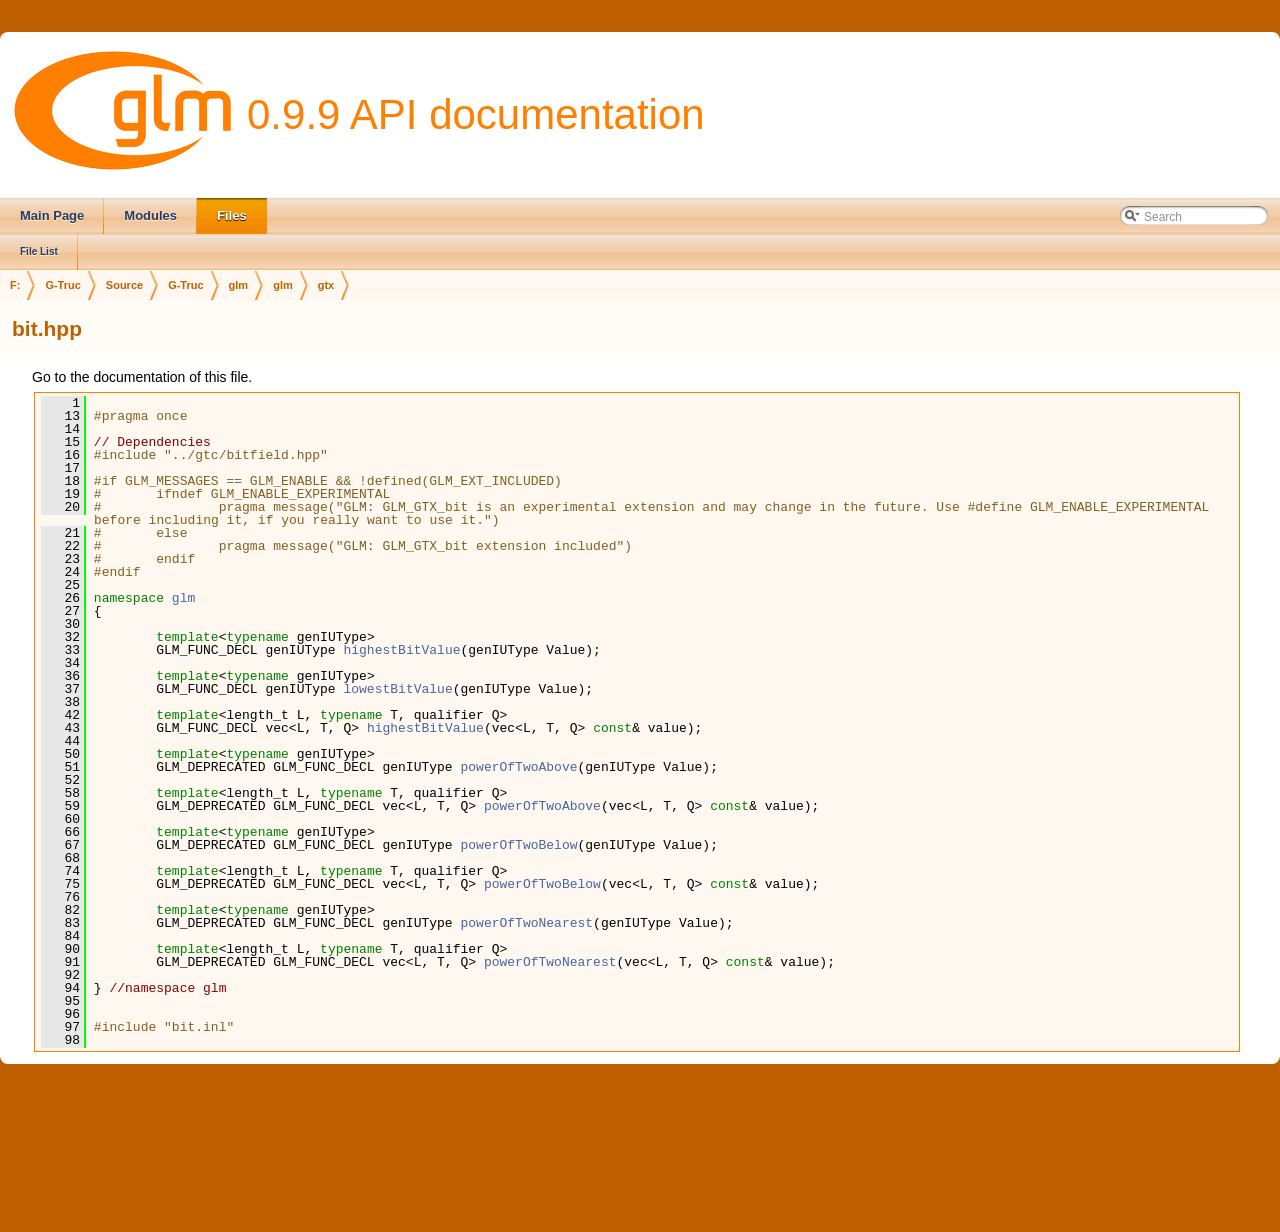
<file: third_party/monogs_rasterizer/third_party/glm/doc/api/a00008_source.html>
<!DOCTYPE html PUBLIC "-//W3C//DTD XHTML 1.0 Transitional//EN" "http://www.w3.org/TR/xhtml1/DTD/xhtml1-transitional.dtd">
<html xmlns="http://www.w3.org/1999/xhtml">
<head>
<meta http-equiv="Content-Type" content="text/xhtml;charset=UTF-8"/>
<meta http-equiv="X-UA-Compatible" content="IE=9"/>
<meta name="generator" content="Doxygen 1.8.10"/>
<title>0.9.9 API documentation: bit.hpp Source File</title>
<link href="tabs.css" rel="stylesheet" type="text/css"/>
<script type="text/javascript" src="jquery.js"></script>
<script type="text/javascript" src="dynsections.js"></script>
<link href="search/search.css" rel="stylesheet" type="text/css"/>
<script type="text/javascript" src="search/searchdata.js"></script>
<script type="text/javascript" src="search/search.js"></script>
<script type="text/javascript">
  $(document).ready(function() { init_search(); });
</script>
<link href="doxygen.css" rel="stylesheet" type="text/css" />
</head>
<body>
<div id="top"><!-- do not remove this div, it is closed by doxygen! -->
<div id="titlearea">
<table cellspacing="0" cellpadding="0">
 <tbody>
 <tr style="height: 56px;">
  <td id="projectlogo"><img alt="Logo" src="logo-mini.png"/></td>
  <td id="projectalign" style="padding-left: 0.5em;">
   <div id="projectname">0.9.9 API documentation
   </div>
  </td>
 </tr>
 </tbody>
</table>
</div>
<!-- end header part -->
<!-- Generated by Doxygen 1.8.10 -->
<script type="text/javascript">
var searchBox = new SearchBox("searchBox", "search",false,'Search');
</script>
  <div id="navrow1" class="tabs">
    <ul class="tablist">
      <li><a href="index.html"><span>Main&#160;Page</span></a></li>
      <li><a href="modules.html"><span>Modules</span></a></li>
      <li class="current"><a href="files.html"><span>Files</span></a></li>
      <li>
        <div id="MSearchBox" class="MSearchBoxInactive">
        <span class="left">
          <img id="MSearchSelect" src="search/mag_sel.png"
               onmouseover="return searchBox.OnSearchSelectShow()"
               onmouseout="return searchBox.OnSearchSelectHide()"
               alt=""/>
          <input type="text" id="MSearchField" value="Search" accesskey="S"
               onfocus="searchBox.OnSearchFieldFocus(true)" 
               onblur="searchBox.OnSearchFieldFocus(false)" 
               onkeyup="searchBox.OnSearchFieldChange(event)"/>
          </span><span class="right">
            <a id="MSearchClose" href="javascript:searchBox.CloseResultsWindow()"><img id="MSearchCloseImg" border="0" src="search/close.png" alt=""/></a>
          </span>
        </div>
      </li>
    </ul>
  </div>
  <div id="navrow2" class="tabs2">
    <ul class="tablist">
      <li><a href="files.html"><span>File&#160;List</span></a></li>
    </ul>
  </div>
<!-- window showing the filter options -->
<div id="MSearchSelectWindow"
     onmouseover="return searchBox.OnSearchSelectShow()"
     onmouseout="return searchBox.OnSearchSelectHide()"
     onkeydown="return searchBox.OnSearchSelectKey(event)">
</div>

<!-- iframe showing the search results (closed by default) -->
<div id="MSearchResultsWindow">
<iframe src="javascript:void(0)" frameborder="0" 
        name="MSearchResults" id="MSearchResults">
</iframe>
</div>

<div id="nav-path" class="navpath">
  <ul>
<li class="navelem"><a class="el" href="dir_3a581ba30d25676e4b797b1f96d53b45.html">F:</a></li><li class="navelem"><a class="el" href="dir_9e5fe034a00e89334fd5186c3e7db156.html">G-Truc</a></li><li class="navelem"><a class="el" href="dir_d9496f0844b48bc7e53b5af8c99b9ab2.html">Source</a></li><li class="navelem"><a class="el" href="dir_a8bee7be44182a33f3820393ae0b105d.html">G-Truc</a></li><li class="navelem"><a class="el" href="dir_44e5e654415abd9ca6fdeaddaff8565e.html">glm</a></li><li class="navelem"><a class="el" href="dir_cef2d71d502cb69a9252bca2297d9549.html">glm</a></li><li class="navelem"><a class="el" href="dir_f35778ec600a1b9bbc4524e62e226aa2.html">gtx</a></li>  </ul>
</div>
</div><!-- top -->
<div class="header">
  <div class="headertitle">
<div class="title">bit.hpp</div>  </div>
</div><!--header-->
<div class="contents">
<a href="a00008.html">Go to the documentation of this file.</a><div class="fragment"><div class="line"><a name="l00001"></a><span class="lineno">    1</span>&#160;</div>
<div class="line"><a name="l00013"></a><span class="lineno">   13</span>&#160;<span class="preprocessor">#pragma once</span></div>
<div class="line"><a name="l00014"></a><span class="lineno">   14</span>&#160;</div>
<div class="line"><a name="l00015"></a><span class="lineno">   15</span>&#160;<span class="comment">// Dependencies</span></div>
<div class="line"><a name="l00016"></a><span class="lineno">   16</span>&#160;<span class="preprocessor">#include &quot;../gtc/bitfield.hpp&quot;</span></div>
<div class="line"><a name="l00017"></a><span class="lineno">   17</span>&#160;</div>
<div class="line"><a name="l00018"></a><span class="lineno">   18</span>&#160;<span class="preprocessor">#if GLM_MESSAGES == GLM_ENABLE &amp;&amp; !defined(GLM_EXT_INCLUDED)</span></div>
<div class="line"><a name="l00019"></a><span class="lineno">   19</span>&#160;<span class="preprocessor">#       ifndef GLM_ENABLE_EXPERIMENTAL</span></div>
<div class="line"><a name="l00020"></a><span class="lineno">   20</span>&#160;<span class="preprocessor">#               pragma message(&quot;GLM: GLM_GTX_bit is an experimental extension and may change in the future. Use #define GLM_ENABLE_EXPERIMENTAL before including it, if you really want to use it.&quot;)</span></div>
<div class="line"><a name="l00021"></a><span class="lineno">   21</span>&#160;<span class="preprocessor">#       else</span></div>
<div class="line"><a name="l00022"></a><span class="lineno">   22</span>&#160;<span class="preprocessor">#               pragma message(&quot;GLM: GLM_GTX_bit extension included&quot;)</span></div>
<div class="line"><a name="l00023"></a><span class="lineno">   23</span>&#160;<span class="preprocessor">#       endif</span></div>
<div class="line"><a name="l00024"></a><span class="lineno">   24</span>&#160;<span class="preprocessor">#endif</span></div>
<div class="line"><a name="l00025"></a><span class="lineno">   25</span>&#160;</div>
<div class="line"><a name="l00026"></a><span class="lineno">   26</span>&#160;<span class="keyword">namespace </span><a class="code" href="a00236.html">glm</a></div>
<div class="line"><a name="l00027"></a><span class="lineno">   27</span>&#160;{</div>
<div class="line"><a name="l00030"></a><span class="lineno">   30</span>&#160;</div>
<div class="line"><a name="l00032"></a><span class="lineno">   32</span>&#160;        <span class="keyword">template</span>&lt;<span class="keyword">typename</span> genIUType&gt;</div>
<div class="line"><a name="l00033"></a><span class="lineno">   33</span>&#160;        GLM_FUNC_DECL genIUType <a class="code" href="a00309.html#ga898ef075ccf809a1e480faab48fe96bf">highestBitValue</a>(genIUType Value);</div>
<div class="line"><a name="l00034"></a><span class="lineno">   34</span>&#160;</div>
<div class="line"><a name="l00036"></a><span class="lineno">   36</span>&#160;        <span class="keyword">template</span>&lt;<span class="keyword">typename</span> genIUType&gt;</div>
<div class="line"><a name="l00037"></a><span class="lineno">   37</span>&#160;        GLM_FUNC_DECL genIUType <a class="code" href="a00309.html#ga2ff6568089f3a9b67f5c30918855fc6f">lowestBitValue</a>(genIUType Value);</div>
<div class="line"><a name="l00038"></a><span class="lineno">   38</span>&#160;</div>
<div class="line"><a name="l00042"></a><span class="lineno">   42</span>&#160;        <span class="keyword">template</span>&lt;length_t L, <span class="keyword">typename</span> T, qualifier Q&gt;</div>
<div class="line"><a name="l00043"></a><span class="lineno">   43</span>&#160;        GLM_FUNC_DECL vec&lt;L, T, Q&gt; <a class="code" href="a00309.html#ga898ef075ccf809a1e480faab48fe96bf">highestBitValue</a>(vec&lt;L, T, Q&gt; <span class="keyword">const</span>&amp; value);</div>
<div class="line"><a name="l00044"></a><span class="lineno">   44</span>&#160;</div>
<div class="line"><a name="l00050"></a><span class="lineno">   50</span>&#160;        <span class="keyword">template</span>&lt;<span class="keyword">typename</span> genIUType&gt;</div>
<div class="line"><a name="l00051"></a><span class="lineno">   51</span>&#160;        GLM_DEPRECATED GLM_FUNC_DECL genIUType <a class="code" href="a00309.html#ga2bbded187c5febfefc1e524ba31b3fab">powerOfTwoAbove</a>(genIUType Value);</div>
<div class="line"><a name="l00052"></a><span class="lineno">   52</span>&#160;</div>
<div class="line"><a name="l00058"></a><span class="lineno">   58</span>&#160;        <span class="keyword">template</span>&lt;length_t L, <span class="keyword">typename</span> T, qualifier Q&gt;</div>
<div class="line"><a name="l00059"></a><span class="lineno">   59</span>&#160;        GLM_DEPRECATED GLM_FUNC_DECL vec&lt;L, T, Q&gt; <a class="code" href="a00309.html#ga2bbded187c5febfefc1e524ba31b3fab">powerOfTwoAbove</a>(vec&lt;L, T, Q&gt; <span class="keyword">const</span>&amp; value);</div>
<div class="line"><a name="l00060"></a><span class="lineno">   60</span>&#160;</div>
<div class="line"><a name="l00066"></a><span class="lineno">   66</span>&#160;        <span class="keyword">template</span>&lt;<span class="keyword">typename</span> genIUType&gt;</div>
<div class="line"><a name="l00067"></a><span class="lineno">   67</span>&#160;        GLM_DEPRECATED GLM_FUNC_DECL genIUType <a class="code" href="a00309.html#gaf78ddcc4152c051b2a21e68fecb10980">powerOfTwoBelow</a>(genIUType Value);</div>
<div class="line"><a name="l00068"></a><span class="lineno">   68</span>&#160;</div>
<div class="line"><a name="l00074"></a><span class="lineno">   74</span>&#160;        <span class="keyword">template</span>&lt;length_t L, <span class="keyword">typename</span> T, qualifier Q&gt;</div>
<div class="line"><a name="l00075"></a><span class="lineno">   75</span>&#160;        GLM_DEPRECATED GLM_FUNC_DECL vec&lt;L, T, Q&gt; <a class="code" href="a00309.html#gaf78ddcc4152c051b2a21e68fecb10980">powerOfTwoBelow</a>(vec&lt;L, T, Q&gt; <span class="keyword">const</span>&amp; value);</div>
<div class="line"><a name="l00076"></a><span class="lineno">   76</span>&#160;</div>
<div class="line"><a name="l00082"></a><span class="lineno">   82</span>&#160;        <span class="keyword">template</span>&lt;<span class="keyword">typename</span> genIUType&gt;</div>
<div class="line"><a name="l00083"></a><span class="lineno">   83</span>&#160;        GLM_DEPRECATED GLM_FUNC_DECL genIUType <a class="code" href="a00309.html#gac87e65d11e16c3d6b91c3bcfaef7da0b">powerOfTwoNearest</a>(genIUType Value);</div>
<div class="line"><a name="l00084"></a><span class="lineno">   84</span>&#160;</div>
<div class="line"><a name="l00090"></a><span class="lineno">   90</span>&#160;        <span class="keyword">template</span>&lt;length_t L, <span class="keyword">typename</span> T, qualifier Q&gt;</div>
<div class="line"><a name="l00091"></a><span class="lineno">   91</span>&#160;        GLM_DEPRECATED GLM_FUNC_DECL vec&lt;L, T, Q&gt; <a class="code" href="a00309.html#gac87e65d11e16c3d6b91c3bcfaef7da0b">powerOfTwoNearest</a>(vec&lt;L, T, Q&gt; <span class="keyword">const</span>&amp; value);</div>
<div class="line"><a name="l00092"></a><span class="lineno">   92</span>&#160;</div>
<div class="line"><a name="l00094"></a><span class="lineno">   94</span>&#160;} <span class="comment">//namespace glm</span></div>
<div class="line"><a name="l00095"></a><span class="lineno">   95</span>&#160;</div>
<div class="line"><a name="l00096"></a><span class="lineno">   96</span>&#160;</div>
<div class="line"><a name="l00097"></a><span class="lineno">   97</span>&#160;<span class="preprocessor">#include &quot;bit.inl&quot;</span></div>
<div class="line"><a name="l00098"></a><span class="lineno">   98</span>&#160;</div>
<div class="ttc" id="a00309_html_ga898ef075ccf809a1e480faab48fe96bf"><div class="ttname"><a href="a00309.html#ga898ef075ccf809a1e480faab48fe96bf">glm::highestBitValue</a></div><div class="ttdeci">GLM_FUNC_DECL vec&lt; L, T, Q &gt; highestBitValue(vec&lt; L, T, Q &gt; const &amp;value)</div><div class="ttdoc">Find the highest bit set to 1 in a integer variable and return its value. </div></div>
<div class="ttc" id="a00309_html_gaf78ddcc4152c051b2a21e68fecb10980"><div class="ttname"><a href="a00309.html#gaf78ddcc4152c051b2a21e68fecb10980">glm::powerOfTwoBelow</a></div><div class="ttdeci">GLM_DEPRECATED GLM_FUNC_DECL vec&lt; L, T, Q &gt; powerOfTwoBelow(vec&lt; L, T, Q &gt; const &amp;value)</div><div class="ttdoc">Return the power of two number which value is just lower the input value. </div></div>
<div class="ttc" id="a00309_html_ga2bbded187c5febfefc1e524ba31b3fab"><div class="ttname"><a href="a00309.html#ga2bbded187c5febfefc1e524ba31b3fab">glm::powerOfTwoAbove</a></div><div class="ttdeci">GLM_DEPRECATED GLM_FUNC_DECL vec&lt; L, T, Q &gt; powerOfTwoAbove(vec&lt; L, T, Q &gt; const &amp;value)</div><div class="ttdoc">Return the power of two number which value is just higher the input value. </div></div>
<div class="ttc" id="a00309_html_gac87e65d11e16c3d6b91c3bcfaef7da0b"><div class="ttname"><a href="a00309.html#gac87e65d11e16c3d6b91c3bcfaef7da0b">glm::powerOfTwoNearest</a></div><div class="ttdeci">GLM_DEPRECATED GLM_FUNC_DECL vec&lt; L, T, Q &gt; powerOfTwoNearest(vec&lt; L, T, Q &gt; const &amp;value)</div><div class="ttdoc">Return the power of two number which value is the closet to the input value. </div></div>
<div class="ttc" id="a00309_html_ga2ff6568089f3a9b67f5c30918855fc6f"><div class="ttname"><a href="a00309.html#ga2ff6568089f3a9b67f5c30918855fc6f">glm::lowestBitValue</a></div><div class="ttdeci">GLM_FUNC_DECL genIUType lowestBitValue(genIUType Value)</div></div>
<div class="ttc" id="a00236_html"><div class="ttname"><a href="a00236.html">glm</a></div><div class="ttdef"><b>Definition:</b> <a href="a00015_source.html#l00020">common.hpp:20</a></div></div>
</div><!-- fragment --></div><!-- contents -->
<!-- start footer part -->
<hr class="footer"/><address class="footer"><small>
Generated by &#160;<a href="http://www.doxygen.org/index.html">
<img class="footer" src="doxygen.png" alt="doxygen"/>
</a> 1.8.10
</small></address>
</body>
</html>
</file>
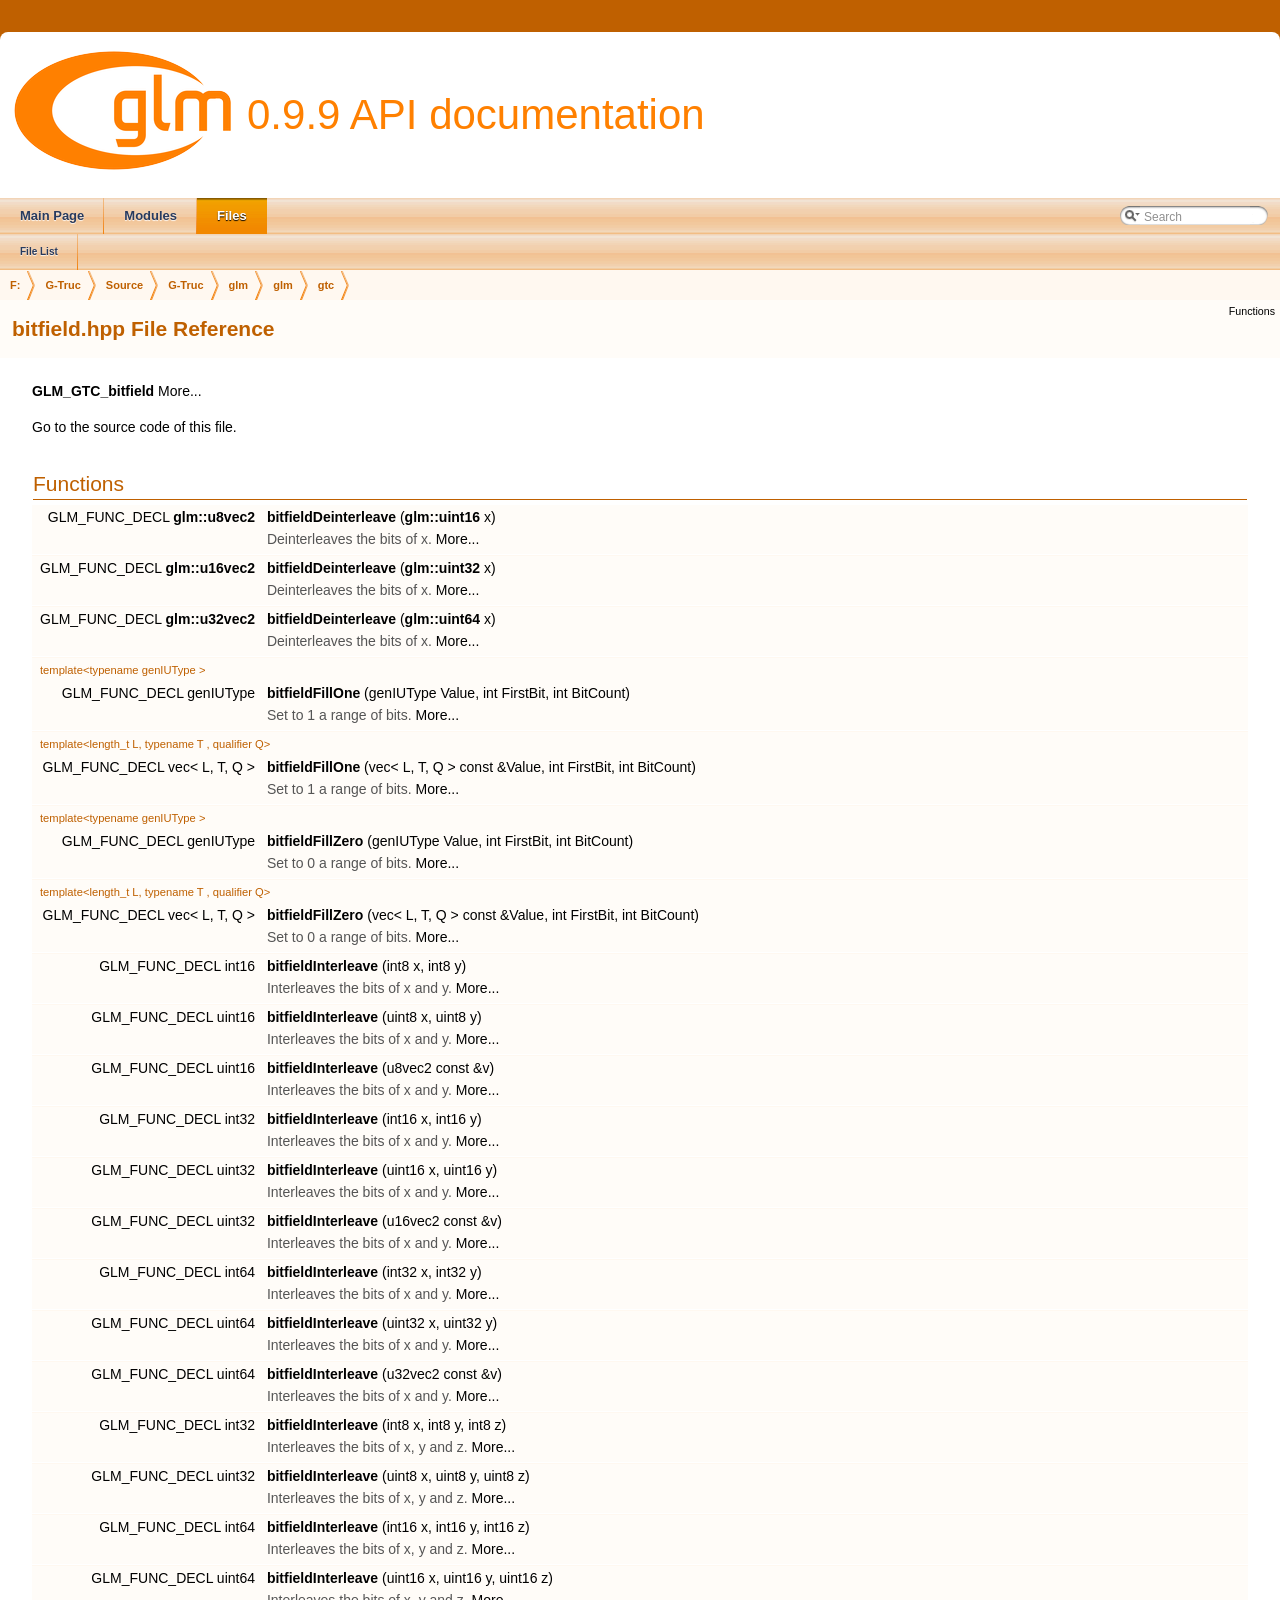
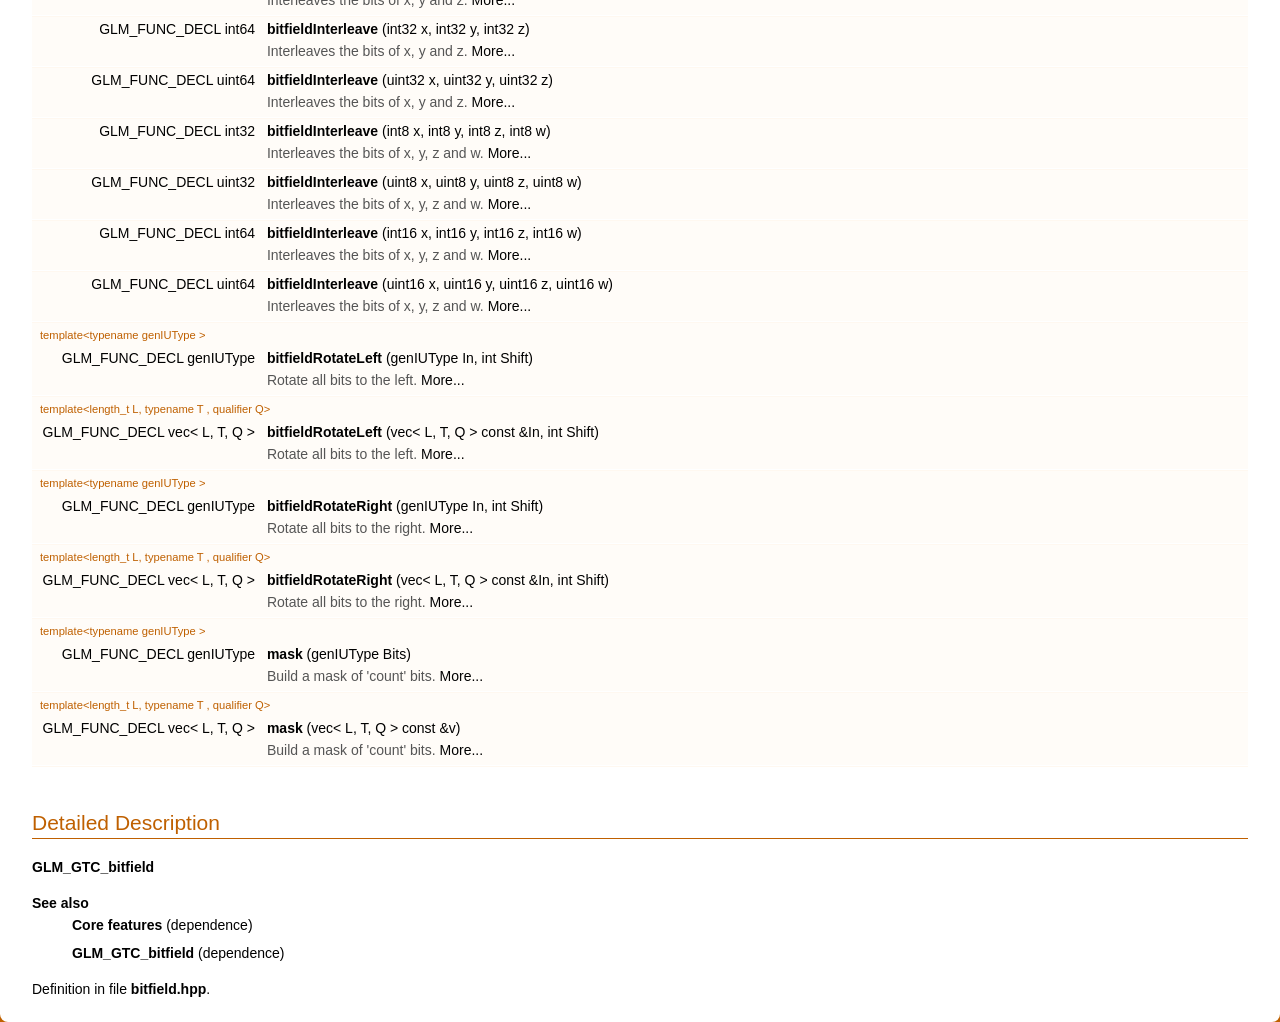
<file: third_party/monogs_rasterizer/third_party/glm/doc/api/a00009.html>
<!DOCTYPE html PUBLIC "-//W3C//DTD XHTML 1.0 Transitional//EN" "http://www.w3.org/TR/xhtml1/DTD/xhtml1-transitional.dtd">
<html xmlns="http://www.w3.org/1999/xhtml">
<head>
<meta http-equiv="Content-Type" content="text/xhtml;charset=UTF-8"/>
<meta http-equiv="X-UA-Compatible" content="IE=9"/>
<meta name="generator" content="Doxygen 1.8.10"/>
<title>0.9.9 API documentation: bitfield.hpp File Reference</title>
<link href="tabs.css" rel="stylesheet" type="text/css"/>
<script type="text/javascript" src="jquery.js"></script>
<script type="text/javascript" src="dynsections.js"></script>
<link href="search/search.css" rel="stylesheet" type="text/css"/>
<script type="text/javascript" src="search/searchdata.js"></script>
<script type="text/javascript" src="search/search.js"></script>
<script type="text/javascript">
  $(document).ready(function() { init_search(); });
</script>
<link href="doxygen.css" rel="stylesheet" type="text/css" />
</head>
<body>
<div id="top"><!-- do not remove this div, it is closed by doxygen! -->
<div id="titlearea">
<table cellspacing="0" cellpadding="0">
 <tbody>
 <tr style="height: 56px;">
  <td id="projectlogo"><img alt="Logo" src="logo-mini.png"/></td>
  <td id="projectalign" style="padding-left: 0.5em;">
   <div id="projectname">0.9.9 API documentation
   </div>
  </td>
 </tr>
 </tbody>
</table>
</div>
<!-- end header part -->
<!-- Generated by Doxygen 1.8.10 -->
<script type="text/javascript">
var searchBox = new SearchBox("searchBox", "search",false,'Search');
</script>
  <div id="navrow1" class="tabs">
    <ul class="tablist">
      <li><a href="index.html"><span>Main&#160;Page</span></a></li>
      <li><a href="modules.html"><span>Modules</span></a></li>
      <li class="current"><a href="files.html"><span>Files</span></a></li>
      <li>
        <div id="MSearchBox" class="MSearchBoxInactive">
        <span class="left">
          <img id="MSearchSelect" src="search/mag_sel.png"
               onmouseover="return searchBox.OnSearchSelectShow()"
               onmouseout="return searchBox.OnSearchSelectHide()"
               alt=""/>
          <input type="text" id="MSearchField" value="Search" accesskey="S"
               onfocus="searchBox.OnSearchFieldFocus(true)" 
               onblur="searchBox.OnSearchFieldFocus(false)" 
               onkeyup="searchBox.OnSearchFieldChange(event)"/>
          </span><span class="right">
            <a id="MSearchClose" href="javascript:searchBox.CloseResultsWindow()"><img id="MSearchCloseImg" border="0" src="search/close.png" alt=""/></a>
          </span>
        </div>
      </li>
    </ul>
  </div>
  <div id="navrow2" class="tabs2">
    <ul class="tablist">
      <li><a href="files.html"><span>File&#160;List</span></a></li>
    </ul>
  </div>
<!-- window showing the filter options -->
<div id="MSearchSelectWindow"
     onmouseover="return searchBox.OnSearchSelectShow()"
     onmouseout="return searchBox.OnSearchSelectHide()"
     onkeydown="return searchBox.OnSearchSelectKey(event)">
</div>

<!-- iframe showing the search results (closed by default) -->
<div id="MSearchResultsWindow">
<iframe src="javascript:void(0)" frameborder="0" 
        name="MSearchResults" id="MSearchResults">
</iframe>
</div>

<div id="nav-path" class="navpath">
  <ul>
<li class="navelem"><a class="el" href="dir_3a581ba30d25676e4b797b1f96d53b45.html">F:</a></li><li class="navelem"><a class="el" href="dir_9e5fe034a00e89334fd5186c3e7db156.html">G-Truc</a></li><li class="navelem"><a class="el" href="dir_d9496f0844b48bc7e53b5af8c99b9ab2.html">Source</a></li><li class="navelem"><a class="el" href="dir_a8bee7be44182a33f3820393ae0b105d.html">G-Truc</a></li><li class="navelem"><a class="el" href="dir_44e5e654415abd9ca6fdeaddaff8565e.html">glm</a></li><li class="navelem"><a class="el" href="dir_cef2d71d502cb69a9252bca2297d9549.html">glm</a></li><li class="navelem"><a class="el" href="dir_4c6bd29c73fa4e5a2509e1c15f846751.html">gtc</a></li>  </ul>
</div>
</div><!-- top -->
<div class="header">
  <div class="summary">
<a href="#func-members">Functions</a>  </div>
  <div class="headertitle">
<div class="title">bitfield.hpp File Reference</div>  </div>
</div><!--header-->
<div class="contents">

<p><a class="el" href="a00288.html">GLM_GTC_bitfield</a>  
<a href="#details">More...</a></p>

<p><a href="a00009_source.html">Go to the source code of this file.</a></p>
<table class="memberdecls">
<tr class="heading"><td colspan="2"><h2 class="groupheader"><a name="func-members"></a>
Functions</h2></td></tr>
<tr class="memitem:ga091d934233a2e121df91b8c7230357c8"><td class="memItemLeft" align="right" valign="top">GLM_FUNC_DECL <a class="el" href="a00304.html#ga518b8d948a6b4ddb72f84d5c3b7b6611">glm::u8vec2</a>&#160;</td><td class="memItemRight" valign="bottom"><a class="el" href="a00288.html#ga091d934233a2e121df91b8c7230357c8">bitfieldDeinterleave</a> (<a class="el" href="a00263.html#ga05f6b0ae8f6a6e135b0e290c25fe0e4e">glm::uint16</a> x)</td></tr>
<tr class="memdesc:ga091d934233a2e121df91b8c7230357c8"><td class="mdescLeft">&#160;</td><td class="mdescRight">Deinterleaves the bits of x.  <a href="a00288.html#ga091d934233a2e121df91b8c7230357c8">More...</a><br /></td></tr>
<tr class="separator:ga091d934233a2e121df91b8c7230357c8"><td class="memSeparator" colspan="2">&#160;</td></tr>
<tr class="memitem:ga7d1cc24dfbcdd932c3a2abbb76235f98"><td class="memItemLeft" align="right" valign="top">GLM_FUNC_DECL <a class="el" href="a00304.html#ga2a78447eb9d66a114b193f4a25899c16">glm::u16vec2</a>&#160;</td><td class="memItemRight" valign="bottom"><a class="el" href="a00288.html#ga7d1cc24dfbcdd932c3a2abbb76235f98">bitfieldDeinterleave</a> (<a class="el" href="a00263.html#ga1134b580f8da4de94ca6b1de4d37975e">glm::uint32</a> x)</td></tr>
<tr class="memdesc:ga7d1cc24dfbcdd932c3a2abbb76235f98"><td class="mdescLeft">&#160;</td><td class="mdescRight">Deinterleaves the bits of x.  <a href="a00288.html#ga7d1cc24dfbcdd932c3a2abbb76235f98">More...</a><br /></td></tr>
<tr class="separator:ga7d1cc24dfbcdd932c3a2abbb76235f98"><td class="memSeparator" colspan="2">&#160;</td></tr>
<tr class="memitem:ga8dbb8c87092f33bd815dd8a840be5d60"><td class="memItemLeft" align="right" valign="top">GLM_FUNC_DECL <a class="el" href="a00304.html#ga2a266e46ee218d0c680f12b35c500cc0">glm::u32vec2</a>&#160;</td><td class="memItemRight" valign="bottom"><a class="el" href="a00288.html#ga8dbb8c87092f33bd815dd8a840be5d60">bitfieldDeinterleave</a> (<a class="el" href="a00263.html#gab630f76c26b50298187f7889104d4b9c">glm::uint64</a> x)</td></tr>
<tr class="memdesc:ga8dbb8c87092f33bd815dd8a840be5d60"><td class="mdescLeft">&#160;</td><td class="mdescRight">Deinterleaves the bits of x.  <a href="a00288.html#ga8dbb8c87092f33bd815dd8a840be5d60">More...</a><br /></td></tr>
<tr class="separator:ga8dbb8c87092f33bd815dd8a840be5d60"><td class="memSeparator" colspan="2">&#160;</td></tr>
<tr class="memitem:ga46f9295abe3b5c7658f5b13c7f819f0a"><td class="memTemplParams" colspan="2">template&lt;typename genIUType &gt; </td></tr>
<tr class="memitem:ga46f9295abe3b5c7658f5b13c7f819f0a"><td class="memTemplItemLeft" align="right" valign="top">GLM_FUNC_DECL genIUType&#160;</td><td class="memTemplItemRight" valign="bottom"><a class="el" href="a00288.html#ga46f9295abe3b5c7658f5b13c7f819f0a">bitfieldFillOne</a> (genIUType Value, int FirstBit, int BitCount)</td></tr>
<tr class="memdesc:ga46f9295abe3b5c7658f5b13c7f819f0a"><td class="mdescLeft">&#160;</td><td class="mdescRight">Set to 1 a range of bits.  <a href="a00288.html#ga46f9295abe3b5c7658f5b13c7f819f0a">More...</a><br /></td></tr>
<tr class="separator:ga46f9295abe3b5c7658f5b13c7f819f0a"><td class="memSeparator" colspan="2">&#160;</td></tr>
<tr class="memitem:ga3e96dd1f0a4bc892f063251ed118c0c1"><td class="memTemplParams" colspan="2">template&lt;length_t L, typename T , qualifier Q&gt; </td></tr>
<tr class="memitem:ga3e96dd1f0a4bc892f063251ed118c0c1"><td class="memTemplItemLeft" align="right" valign="top">GLM_FUNC_DECL vec&lt; L, T, Q &gt;&#160;</td><td class="memTemplItemRight" valign="bottom"><a class="el" href="a00288.html#ga3e96dd1f0a4bc892f063251ed118c0c1">bitfieldFillOne</a> (vec&lt; L, T, Q &gt; const &amp;Value, int FirstBit, int BitCount)</td></tr>
<tr class="memdesc:ga3e96dd1f0a4bc892f063251ed118c0c1"><td class="mdescLeft">&#160;</td><td class="mdescRight">Set to 1 a range of bits.  <a href="a00288.html#ga3e96dd1f0a4bc892f063251ed118c0c1">More...</a><br /></td></tr>
<tr class="separator:ga3e96dd1f0a4bc892f063251ed118c0c1"><td class="memSeparator" colspan="2">&#160;</td></tr>
<tr class="memitem:ga697b86998b7d74ee0a69d8e9f8819fee"><td class="memTemplParams" colspan="2">template&lt;typename genIUType &gt; </td></tr>
<tr class="memitem:ga697b86998b7d74ee0a69d8e9f8819fee"><td class="memTemplItemLeft" align="right" valign="top">GLM_FUNC_DECL genIUType&#160;</td><td class="memTemplItemRight" valign="bottom"><a class="el" href="a00288.html#ga697b86998b7d74ee0a69d8e9f8819fee">bitfieldFillZero</a> (genIUType Value, int FirstBit, int BitCount)</td></tr>
<tr class="memdesc:ga697b86998b7d74ee0a69d8e9f8819fee"><td class="mdescLeft">&#160;</td><td class="mdescRight">Set to 0 a range of bits.  <a href="a00288.html#ga697b86998b7d74ee0a69d8e9f8819fee">More...</a><br /></td></tr>
<tr class="separator:ga697b86998b7d74ee0a69d8e9f8819fee"><td class="memSeparator" colspan="2">&#160;</td></tr>
<tr class="memitem:ga0d16c9acef4be79ea9b47c082a0cf7c2"><td class="memTemplParams" colspan="2">template&lt;length_t L, typename T , qualifier Q&gt; </td></tr>
<tr class="memitem:ga0d16c9acef4be79ea9b47c082a0cf7c2"><td class="memTemplItemLeft" align="right" valign="top">GLM_FUNC_DECL vec&lt; L, T, Q &gt;&#160;</td><td class="memTemplItemRight" valign="bottom"><a class="el" href="a00288.html#ga0d16c9acef4be79ea9b47c082a0cf7c2">bitfieldFillZero</a> (vec&lt; L, T, Q &gt; const &amp;Value, int FirstBit, int BitCount)</td></tr>
<tr class="memdesc:ga0d16c9acef4be79ea9b47c082a0cf7c2"><td class="mdescLeft">&#160;</td><td class="mdescRight">Set to 0 a range of bits.  <a href="a00288.html#ga0d16c9acef4be79ea9b47c082a0cf7c2">More...</a><br /></td></tr>
<tr class="separator:ga0d16c9acef4be79ea9b47c082a0cf7c2"><td class="memSeparator" colspan="2">&#160;</td></tr>
<tr class="memitem:ga24cad0069f9a0450abd80b3e89501adf"><td class="memItemLeft" align="right" valign="top">GLM_FUNC_DECL int16&#160;</td><td class="memItemRight" valign="bottom"><a class="el" href="a00288.html#ga24cad0069f9a0450abd80b3e89501adf">bitfieldInterleave</a> (int8 x, int8 y)</td></tr>
<tr class="memdesc:ga24cad0069f9a0450abd80b3e89501adf"><td class="mdescLeft">&#160;</td><td class="mdescRight">Interleaves the bits of x and y.  <a href="a00288.html#ga24cad0069f9a0450abd80b3e89501adf">More...</a><br /></td></tr>
<tr class="separator:ga24cad0069f9a0450abd80b3e89501adf"><td class="memSeparator" colspan="2">&#160;</td></tr>
<tr class="memitem:ga9a4976a529aec2cee56525e1165da484"><td class="memItemLeft" align="right" valign="top">GLM_FUNC_DECL uint16&#160;</td><td class="memItemRight" valign="bottom"><a class="el" href="a00288.html#ga9a4976a529aec2cee56525e1165da484">bitfieldInterleave</a> (uint8 x, uint8 y)</td></tr>
<tr class="memdesc:ga9a4976a529aec2cee56525e1165da484"><td class="mdescLeft">&#160;</td><td class="mdescRight">Interleaves the bits of x and y.  <a href="a00288.html#ga9a4976a529aec2cee56525e1165da484">More...</a><br /></td></tr>
<tr class="separator:ga9a4976a529aec2cee56525e1165da484"><td class="memSeparator" colspan="2">&#160;</td></tr>
<tr class="memitem:ga4a76bbca39c40153f3203d0a1926e142"><td class="memItemLeft" align="right" valign="top">GLM_FUNC_DECL uint16&#160;</td><td class="memItemRight" valign="bottom"><a class="el" href="a00288.html#ga4a76bbca39c40153f3203d0a1926e142">bitfieldInterleave</a> (u8vec2 const &amp;v)</td></tr>
<tr class="memdesc:ga4a76bbca39c40153f3203d0a1926e142"><td class="mdescLeft">&#160;</td><td class="mdescRight">Interleaves the bits of x and y.  <a href="a00288.html#ga4a76bbca39c40153f3203d0a1926e142">More...</a><br /></td></tr>
<tr class="separator:ga4a76bbca39c40153f3203d0a1926e142"><td class="memSeparator" colspan="2">&#160;</td></tr>
<tr class="memitem:gac51c33a394593f0631fa3aa5bb778809"><td class="memItemLeft" align="right" valign="top">GLM_FUNC_DECL int32&#160;</td><td class="memItemRight" valign="bottom"><a class="el" href="a00288.html#gac51c33a394593f0631fa3aa5bb778809">bitfieldInterleave</a> (int16 x, int16 y)</td></tr>
<tr class="memdesc:gac51c33a394593f0631fa3aa5bb778809"><td class="mdescLeft">&#160;</td><td class="mdescRight">Interleaves the bits of x and y.  <a href="a00288.html#gac51c33a394593f0631fa3aa5bb778809">More...</a><br /></td></tr>
<tr class="separator:gac51c33a394593f0631fa3aa5bb778809"><td class="memSeparator" colspan="2">&#160;</td></tr>
<tr class="memitem:ga94f3646a5667f4be56f8dcf3310e963f"><td class="memItemLeft" align="right" valign="top">GLM_FUNC_DECL uint32&#160;</td><td class="memItemRight" valign="bottom"><a class="el" href="a00288.html#ga94f3646a5667f4be56f8dcf3310e963f">bitfieldInterleave</a> (uint16 x, uint16 y)</td></tr>
<tr class="memdesc:ga94f3646a5667f4be56f8dcf3310e963f"><td class="mdescLeft">&#160;</td><td class="mdescRight">Interleaves the bits of x and y.  <a href="a00288.html#ga94f3646a5667f4be56f8dcf3310e963f">More...</a><br /></td></tr>
<tr class="separator:ga94f3646a5667f4be56f8dcf3310e963f"><td class="memSeparator" colspan="2">&#160;</td></tr>
<tr class="memitem:ga406c4ee56af4ca37a73f449f154eca3e"><td class="memItemLeft" align="right" valign="top">GLM_FUNC_DECL uint32&#160;</td><td class="memItemRight" valign="bottom"><a class="el" href="a00288.html#ga406c4ee56af4ca37a73f449f154eca3e">bitfieldInterleave</a> (u16vec2 const &amp;v)</td></tr>
<tr class="memdesc:ga406c4ee56af4ca37a73f449f154eca3e"><td class="mdescLeft">&#160;</td><td class="mdescRight">Interleaves the bits of x and y.  <a href="a00288.html#ga406c4ee56af4ca37a73f449f154eca3e">More...</a><br /></td></tr>
<tr class="separator:ga406c4ee56af4ca37a73f449f154eca3e"><td class="memSeparator" colspan="2">&#160;</td></tr>
<tr class="memitem:gaebb756a24a0784e3d6fba8bd011ab77a"><td class="memItemLeft" align="right" valign="top">GLM_FUNC_DECL int64&#160;</td><td class="memItemRight" valign="bottom"><a class="el" href="a00288.html#gaebb756a24a0784e3d6fba8bd011ab77a">bitfieldInterleave</a> (int32 x, int32 y)</td></tr>
<tr class="memdesc:gaebb756a24a0784e3d6fba8bd011ab77a"><td class="mdescLeft">&#160;</td><td class="mdescRight">Interleaves the bits of x and y.  <a href="a00288.html#gaebb756a24a0784e3d6fba8bd011ab77a">More...</a><br /></td></tr>
<tr class="separator:gaebb756a24a0784e3d6fba8bd011ab77a"><td class="memSeparator" colspan="2">&#160;</td></tr>
<tr class="memitem:ga2f1e2b3fe699e7d897ae38b2115ddcbd"><td class="memItemLeft" align="right" valign="top">GLM_FUNC_DECL uint64&#160;</td><td class="memItemRight" valign="bottom"><a class="el" href="a00288.html#ga2f1e2b3fe699e7d897ae38b2115ddcbd">bitfieldInterleave</a> (uint32 x, uint32 y)</td></tr>
<tr class="memdesc:ga2f1e2b3fe699e7d897ae38b2115ddcbd"><td class="mdescLeft">&#160;</td><td class="mdescRight">Interleaves the bits of x and y.  <a href="a00288.html#ga2f1e2b3fe699e7d897ae38b2115ddcbd">More...</a><br /></td></tr>
<tr class="separator:ga2f1e2b3fe699e7d897ae38b2115ddcbd"><td class="memSeparator" colspan="2">&#160;</td></tr>
<tr class="memitem:ga8cb17574d60abd6ade84bc57c10e8f78"><td class="memItemLeft" align="right" valign="top">GLM_FUNC_DECL uint64&#160;</td><td class="memItemRight" valign="bottom"><a class="el" href="a00288.html#ga8cb17574d60abd6ade84bc57c10e8f78">bitfieldInterleave</a> (u32vec2 const &amp;v)</td></tr>
<tr class="memdesc:ga8cb17574d60abd6ade84bc57c10e8f78"><td class="mdescLeft">&#160;</td><td class="mdescRight">Interleaves the bits of x and y.  <a href="a00288.html#ga8cb17574d60abd6ade84bc57c10e8f78">More...</a><br /></td></tr>
<tr class="separator:ga8cb17574d60abd6ade84bc57c10e8f78"><td class="memSeparator" colspan="2">&#160;</td></tr>
<tr class="memitem:ga8fdb724dccd4a07d57efc01147102137"><td class="memItemLeft" align="right" valign="top">GLM_FUNC_DECL int32&#160;</td><td class="memItemRight" valign="bottom"><a class="el" href="a00288.html#ga8fdb724dccd4a07d57efc01147102137">bitfieldInterleave</a> (int8 x, int8 y, int8 z)</td></tr>
<tr class="memdesc:ga8fdb724dccd4a07d57efc01147102137"><td class="mdescLeft">&#160;</td><td class="mdescRight">Interleaves the bits of x, y and z.  <a href="a00288.html#ga8fdb724dccd4a07d57efc01147102137">More...</a><br /></td></tr>
<tr class="separator:ga8fdb724dccd4a07d57efc01147102137"><td class="memSeparator" colspan="2">&#160;</td></tr>
<tr class="memitem:ga9fc2a0dd5dcf8b00e113f272a5feca93"><td class="memItemLeft" align="right" valign="top">GLM_FUNC_DECL uint32&#160;</td><td class="memItemRight" valign="bottom"><a class="el" href="a00288.html#ga9fc2a0dd5dcf8b00e113f272a5feca93">bitfieldInterleave</a> (uint8 x, uint8 y, uint8 z)</td></tr>
<tr class="memdesc:ga9fc2a0dd5dcf8b00e113f272a5feca93"><td class="mdescLeft">&#160;</td><td class="mdescRight">Interleaves the bits of x, y and z.  <a href="a00288.html#ga9fc2a0dd5dcf8b00e113f272a5feca93">More...</a><br /></td></tr>
<tr class="separator:ga9fc2a0dd5dcf8b00e113f272a5feca93"><td class="memSeparator" colspan="2">&#160;</td></tr>
<tr class="memitem:gaa901c36a842fa5d126ea650549f17b24"><td class="memItemLeft" align="right" valign="top">GLM_FUNC_DECL int64&#160;</td><td class="memItemRight" valign="bottom"><a class="el" href="a00288.html#gaa901c36a842fa5d126ea650549f17b24">bitfieldInterleave</a> (int16 x, int16 y, int16 z)</td></tr>
<tr class="memdesc:gaa901c36a842fa5d126ea650549f17b24"><td class="mdescLeft">&#160;</td><td class="mdescRight">Interleaves the bits of x, y and z.  <a href="a00288.html#gaa901c36a842fa5d126ea650549f17b24">More...</a><br /></td></tr>
<tr class="separator:gaa901c36a842fa5d126ea650549f17b24"><td class="memSeparator" colspan="2">&#160;</td></tr>
<tr class="memitem:ga3afd6d38881fe3948c53d4214d2197fd"><td class="memItemLeft" align="right" valign="top">GLM_FUNC_DECL uint64&#160;</td><td class="memItemRight" valign="bottom"><a class="el" href="a00288.html#ga3afd6d38881fe3948c53d4214d2197fd">bitfieldInterleave</a> (uint16 x, uint16 y, uint16 z)</td></tr>
<tr class="memdesc:ga3afd6d38881fe3948c53d4214d2197fd"><td class="mdescLeft">&#160;</td><td class="mdescRight">Interleaves the bits of x, y and z.  <a href="a00288.html#ga3afd6d38881fe3948c53d4214d2197fd">More...</a><br /></td></tr>
<tr class="separator:ga3afd6d38881fe3948c53d4214d2197fd"><td class="memSeparator" colspan="2">&#160;</td></tr>
<tr class="memitem:gad2075d96a6640121edaa98ea534102ca"><td class="memItemLeft" align="right" valign="top">GLM_FUNC_DECL int64&#160;</td><td class="memItemRight" valign="bottom"><a class="el" href="a00288.html#gad2075d96a6640121edaa98ea534102ca">bitfieldInterleave</a> (int32 x, int32 y, int32 z)</td></tr>
<tr class="memdesc:gad2075d96a6640121edaa98ea534102ca"><td class="mdescLeft">&#160;</td><td class="mdescRight">Interleaves the bits of x, y and z.  <a href="a00288.html#gad2075d96a6640121edaa98ea534102ca">More...</a><br /></td></tr>
<tr class="separator:gad2075d96a6640121edaa98ea534102ca"><td class="memSeparator" colspan="2">&#160;</td></tr>
<tr class="memitem:gab19fbc739fc0cf7247978602c36f7da8"><td class="memItemLeft" align="right" valign="top">GLM_FUNC_DECL uint64&#160;</td><td class="memItemRight" valign="bottom"><a class="el" href="a00288.html#gab19fbc739fc0cf7247978602c36f7da8">bitfieldInterleave</a> (uint32 x, uint32 y, uint32 z)</td></tr>
<tr class="memdesc:gab19fbc739fc0cf7247978602c36f7da8"><td class="mdescLeft">&#160;</td><td class="mdescRight">Interleaves the bits of x, y and z.  <a href="a00288.html#gab19fbc739fc0cf7247978602c36f7da8">More...</a><br /></td></tr>
<tr class="separator:gab19fbc739fc0cf7247978602c36f7da8"><td class="memSeparator" colspan="2">&#160;</td></tr>
<tr class="memitem:ga8a44ae22f5c953b296c42d067dccbe6d"><td class="memItemLeft" align="right" valign="top">GLM_FUNC_DECL int32&#160;</td><td class="memItemRight" valign="bottom"><a class="el" href="a00288.html#ga8a44ae22f5c953b296c42d067dccbe6d">bitfieldInterleave</a> (int8 x, int8 y, int8 z, int8 w)</td></tr>
<tr class="memdesc:ga8a44ae22f5c953b296c42d067dccbe6d"><td class="mdescLeft">&#160;</td><td class="mdescRight">Interleaves the bits of x, y, z and w.  <a href="a00288.html#ga8a44ae22f5c953b296c42d067dccbe6d">More...</a><br /></td></tr>
<tr class="separator:ga8a44ae22f5c953b296c42d067dccbe6d"><td class="memSeparator" colspan="2">&#160;</td></tr>
<tr class="memitem:ga14bb274d54a3c26f4919dd7ed0dd0c36"><td class="memItemLeft" align="right" valign="top">GLM_FUNC_DECL uint32&#160;</td><td class="memItemRight" valign="bottom"><a class="el" href="a00288.html#ga14bb274d54a3c26f4919dd7ed0dd0c36">bitfieldInterleave</a> (uint8 x, uint8 y, uint8 z, uint8 w)</td></tr>
<tr class="memdesc:ga14bb274d54a3c26f4919dd7ed0dd0c36"><td class="mdescLeft">&#160;</td><td class="mdescRight">Interleaves the bits of x, y, z and w.  <a href="a00288.html#ga14bb274d54a3c26f4919dd7ed0dd0c36">More...</a><br /></td></tr>
<tr class="separator:ga14bb274d54a3c26f4919dd7ed0dd0c36"><td class="memSeparator" colspan="2">&#160;</td></tr>
<tr class="memitem:ga180a63161e1319fbd5a53c84d0429c7a"><td class="memItemLeft" align="right" valign="top">GLM_FUNC_DECL int64&#160;</td><td class="memItemRight" valign="bottom"><a class="el" href="a00288.html#ga180a63161e1319fbd5a53c84d0429c7a">bitfieldInterleave</a> (int16 x, int16 y, int16 z, int16 w)</td></tr>
<tr class="memdesc:ga180a63161e1319fbd5a53c84d0429c7a"><td class="mdescLeft">&#160;</td><td class="mdescRight">Interleaves the bits of x, y, z and w.  <a href="a00288.html#ga180a63161e1319fbd5a53c84d0429c7a">More...</a><br /></td></tr>
<tr class="separator:ga180a63161e1319fbd5a53c84d0429c7a"><td class="memSeparator" colspan="2">&#160;</td></tr>
<tr class="memitem:gafca8768671a14c8016facccb66a89f26"><td class="memItemLeft" align="right" valign="top">GLM_FUNC_DECL uint64&#160;</td><td class="memItemRight" valign="bottom"><a class="el" href="a00288.html#gafca8768671a14c8016facccb66a89f26">bitfieldInterleave</a> (uint16 x, uint16 y, uint16 z, uint16 w)</td></tr>
<tr class="memdesc:gafca8768671a14c8016facccb66a89f26"><td class="mdescLeft">&#160;</td><td class="mdescRight">Interleaves the bits of x, y, z and w.  <a href="a00288.html#gafca8768671a14c8016facccb66a89f26">More...</a><br /></td></tr>
<tr class="separator:gafca8768671a14c8016facccb66a89f26"><td class="memSeparator" colspan="2">&#160;</td></tr>
<tr class="memitem:ga2eb49678a344ce1495bdb5586d9896b9"><td class="memTemplParams" colspan="2">template&lt;typename genIUType &gt; </td></tr>
<tr class="memitem:ga2eb49678a344ce1495bdb5586d9896b9"><td class="memTemplItemLeft" align="right" valign="top">GLM_FUNC_DECL genIUType&#160;</td><td class="memTemplItemRight" valign="bottom"><a class="el" href="a00288.html#ga2eb49678a344ce1495bdb5586d9896b9">bitfieldRotateLeft</a> (genIUType In, int Shift)</td></tr>
<tr class="memdesc:ga2eb49678a344ce1495bdb5586d9896b9"><td class="mdescLeft">&#160;</td><td class="mdescRight">Rotate all bits to the left.  <a href="a00288.html#ga2eb49678a344ce1495bdb5586d9896b9">More...</a><br /></td></tr>
<tr class="separator:ga2eb49678a344ce1495bdb5586d9896b9"><td class="memSeparator" colspan="2">&#160;</td></tr>
<tr class="memitem:gae186317091b1a39214ebf79008d44a1e"><td class="memTemplParams" colspan="2">template&lt;length_t L, typename T , qualifier Q&gt; </td></tr>
<tr class="memitem:gae186317091b1a39214ebf79008d44a1e"><td class="memTemplItemLeft" align="right" valign="top">GLM_FUNC_DECL vec&lt; L, T, Q &gt;&#160;</td><td class="memTemplItemRight" valign="bottom"><a class="el" href="a00288.html#gae186317091b1a39214ebf79008d44a1e">bitfieldRotateLeft</a> (vec&lt; L, T, Q &gt; const &amp;In, int Shift)</td></tr>
<tr class="memdesc:gae186317091b1a39214ebf79008d44a1e"><td class="mdescLeft">&#160;</td><td class="mdescRight">Rotate all bits to the left.  <a href="a00288.html#gae186317091b1a39214ebf79008d44a1e">More...</a><br /></td></tr>
<tr class="separator:gae186317091b1a39214ebf79008d44a1e"><td class="memSeparator" colspan="2">&#160;</td></tr>
<tr class="memitem:ga1c33d075c5fb8bd8dbfd5092bfc851ca"><td class="memTemplParams" colspan="2">template&lt;typename genIUType &gt; </td></tr>
<tr class="memitem:ga1c33d075c5fb8bd8dbfd5092bfc851ca"><td class="memTemplItemLeft" align="right" valign="top">GLM_FUNC_DECL genIUType&#160;</td><td class="memTemplItemRight" valign="bottom"><a class="el" href="a00288.html#ga1c33d075c5fb8bd8dbfd5092bfc851ca">bitfieldRotateRight</a> (genIUType In, int Shift)</td></tr>
<tr class="memdesc:ga1c33d075c5fb8bd8dbfd5092bfc851ca"><td class="mdescLeft">&#160;</td><td class="mdescRight">Rotate all bits to the right.  <a href="a00288.html#ga1c33d075c5fb8bd8dbfd5092bfc851ca">More...</a><br /></td></tr>
<tr class="separator:ga1c33d075c5fb8bd8dbfd5092bfc851ca"><td class="memSeparator" colspan="2">&#160;</td></tr>
<tr class="memitem:ga590488e1fc00a6cfe5d3bcaf93fbfe88"><td class="memTemplParams" colspan="2">template&lt;length_t L, typename T , qualifier Q&gt; </td></tr>
<tr class="memitem:ga590488e1fc00a6cfe5d3bcaf93fbfe88"><td class="memTemplItemLeft" align="right" valign="top">GLM_FUNC_DECL vec&lt; L, T, Q &gt;&#160;</td><td class="memTemplItemRight" valign="bottom"><a class="el" href="a00288.html#ga590488e1fc00a6cfe5d3bcaf93fbfe88">bitfieldRotateRight</a> (vec&lt; L, T, Q &gt; const &amp;In, int Shift)</td></tr>
<tr class="memdesc:ga590488e1fc00a6cfe5d3bcaf93fbfe88"><td class="mdescLeft">&#160;</td><td class="mdescRight">Rotate all bits to the right.  <a href="a00288.html#ga590488e1fc00a6cfe5d3bcaf93fbfe88">More...</a><br /></td></tr>
<tr class="separator:ga590488e1fc00a6cfe5d3bcaf93fbfe88"><td class="memSeparator" colspan="2">&#160;</td></tr>
<tr class="memitem:gad7eba518a0b71662114571ee76939f8a"><td class="memTemplParams" colspan="2">template&lt;typename genIUType &gt; </td></tr>
<tr class="memitem:gad7eba518a0b71662114571ee76939f8a"><td class="memTemplItemLeft" align="right" valign="top">GLM_FUNC_DECL genIUType&#160;</td><td class="memTemplItemRight" valign="bottom"><a class="el" href="a00288.html#gad7eba518a0b71662114571ee76939f8a">mask</a> (genIUType Bits)</td></tr>
<tr class="memdesc:gad7eba518a0b71662114571ee76939f8a"><td class="mdescLeft">&#160;</td><td class="mdescRight">Build a mask of 'count' bits.  <a href="a00288.html#gad7eba518a0b71662114571ee76939f8a">More...</a><br /></td></tr>
<tr class="separator:gad7eba518a0b71662114571ee76939f8a"><td class="memSeparator" colspan="2">&#160;</td></tr>
<tr class="memitem:ga2e64e3b922a296033b825311e7f5fff1"><td class="memTemplParams" colspan="2">template&lt;length_t L, typename T , qualifier Q&gt; </td></tr>
<tr class="memitem:ga2e64e3b922a296033b825311e7f5fff1"><td class="memTemplItemLeft" align="right" valign="top">GLM_FUNC_DECL vec&lt; L, T, Q &gt;&#160;</td><td class="memTemplItemRight" valign="bottom"><a class="el" href="a00288.html#ga2e64e3b922a296033b825311e7f5fff1">mask</a> (vec&lt; L, T, Q &gt; const &amp;v)</td></tr>
<tr class="memdesc:ga2e64e3b922a296033b825311e7f5fff1"><td class="mdescLeft">&#160;</td><td class="mdescRight">Build a mask of 'count' bits.  <a href="a00288.html#ga2e64e3b922a296033b825311e7f5fff1">More...</a><br /></td></tr>
<tr class="separator:ga2e64e3b922a296033b825311e7f5fff1"><td class="memSeparator" colspan="2">&#160;</td></tr>
</table>
<a name="details" id="details"></a><h2 class="groupheader">Detailed Description</h2>
<div class="textblock"><p><a class="el" href="a00288.html">GLM_GTC_bitfield</a> </p>
<dl class="section see"><dt>See also</dt><dd><a class="el" href="a00280.html" title="Features that implement in C++ the GLSL specification as closely as possible. ">Core features</a> (dependence) </dd>
<dd>
<a class="el" href="a00288.html" title="Include <glm/gtc/bitfield.hpp> to use the features of this extension. ">GLM_GTC_bitfield</a> (dependence) </dd></dl>

<p>Definition in file <a class="el" href="a00009_source.html">bitfield.hpp</a>.</p>
</div></div><!-- contents -->
<!-- start footer part -->
<hr class="footer"/><address class="footer"><small>
Generated by &#160;<a href="http://www.doxygen.org/index.html">
<img class="footer" src="doxygen.png" alt="doxygen"/>
</a> 1.8.10
</small></address>
</body>
</html>
</file>
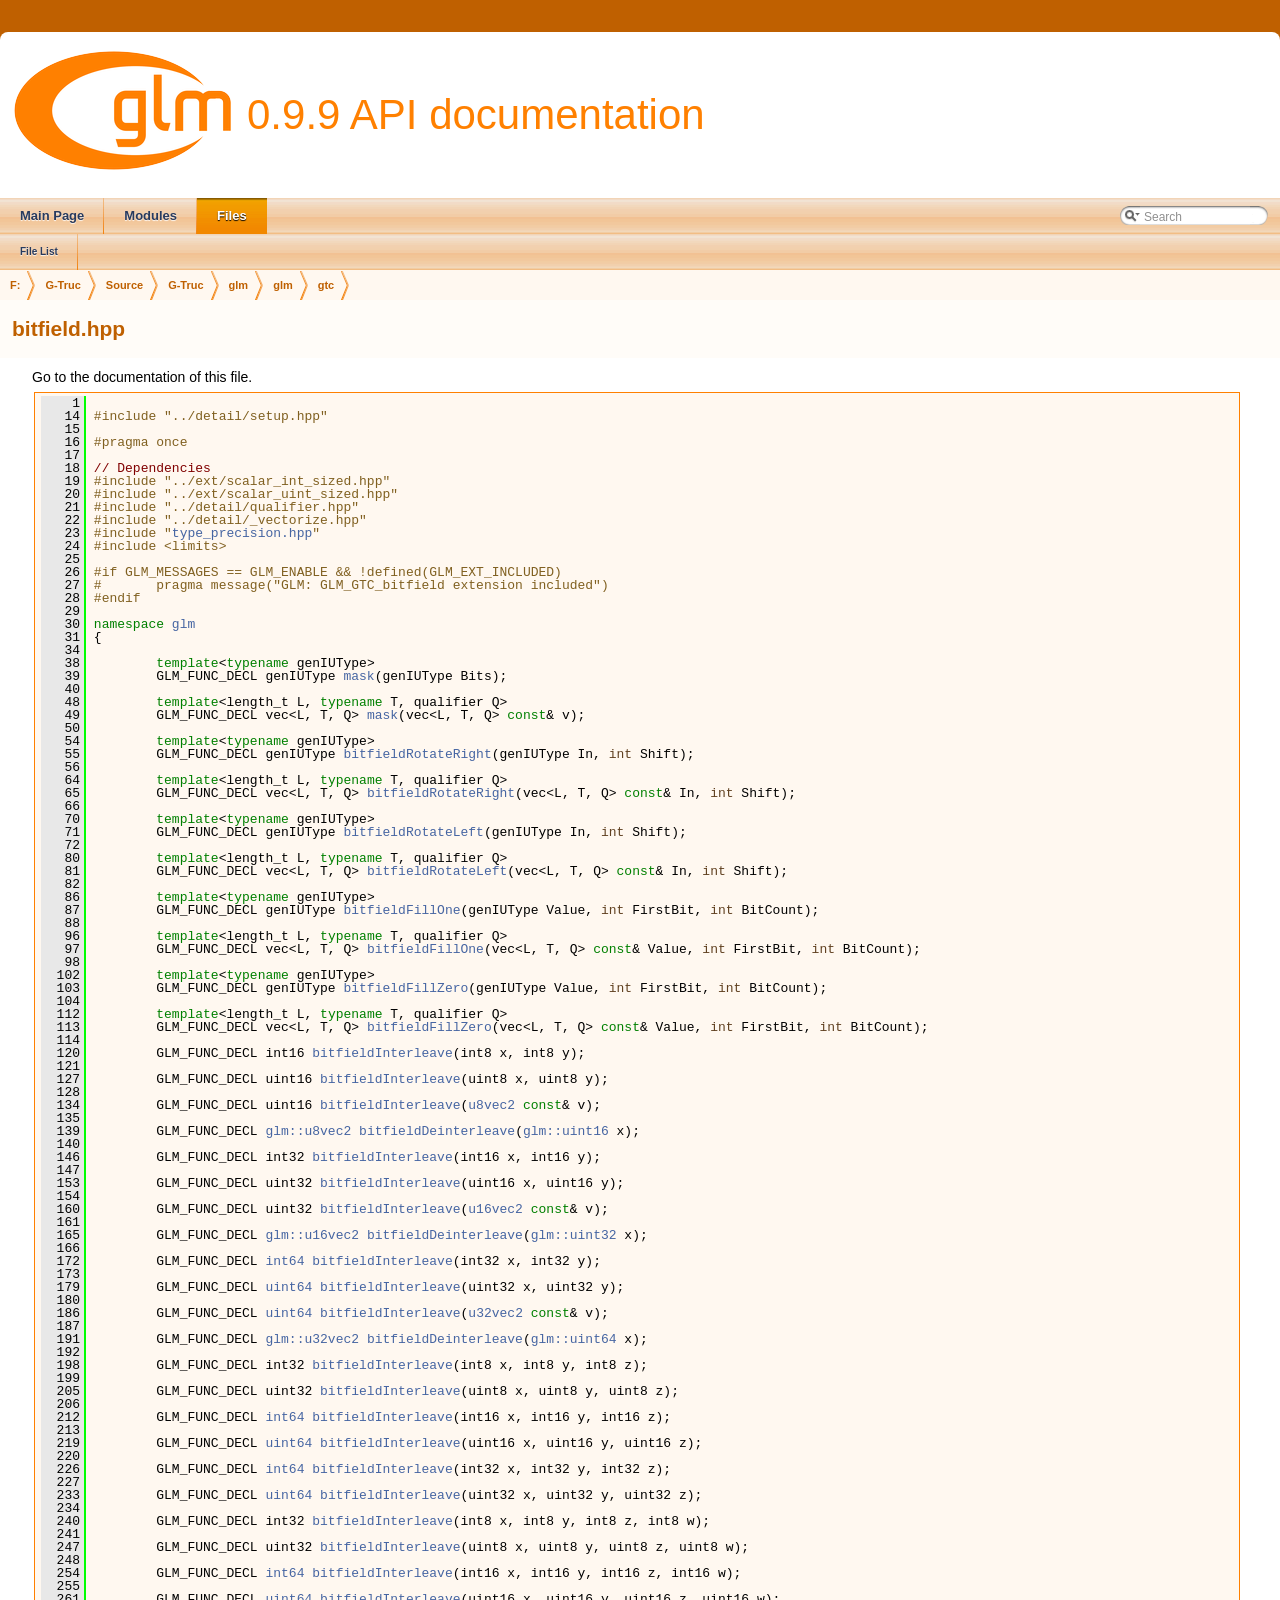
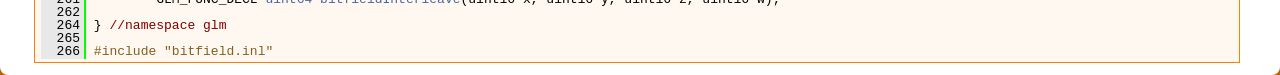
<file: third_party/monogs_rasterizer/third_party/glm/doc/api/a00009_source.html>
<!DOCTYPE html PUBLIC "-//W3C//DTD XHTML 1.0 Transitional//EN" "http://www.w3.org/TR/xhtml1/DTD/xhtml1-transitional.dtd">
<html xmlns="http://www.w3.org/1999/xhtml">
<head>
<meta http-equiv="Content-Type" content="text/xhtml;charset=UTF-8"/>
<meta http-equiv="X-UA-Compatible" content="IE=9"/>
<meta name="generator" content="Doxygen 1.8.10"/>
<title>0.9.9 API documentation: bitfield.hpp Source File</title>
<link href="tabs.css" rel="stylesheet" type="text/css"/>
<script type="text/javascript" src="jquery.js"></script>
<script type="text/javascript" src="dynsections.js"></script>
<link href="search/search.css" rel="stylesheet" type="text/css"/>
<script type="text/javascript" src="search/searchdata.js"></script>
<script type="text/javascript" src="search/search.js"></script>
<script type="text/javascript">
  $(document).ready(function() { init_search(); });
</script>
<link href="doxygen.css" rel="stylesheet" type="text/css" />
</head>
<body>
<div id="top"><!-- do not remove this div, it is closed by doxygen! -->
<div id="titlearea">
<table cellspacing="0" cellpadding="0">
 <tbody>
 <tr style="height: 56px;">
  <td id="projectlogo"><img alt="Logo" src="logo-mini.png"/></td>
  <td id="projectalign" style="padding-left: 0.5em;">
   <div id="projectname">0.9.9 API documentation
   </div>
  </td>
 </tr>
 </tbody>
</table>
</div>
<!-- end header part -->
<!-- Generated by Doxygen 1.8.10 -->
<script type="text/javascript">
var searchBox = new SearchBox("searchBox", "search",false,'Search');
</script>
  <div id="navrow1" class="tabs">
    <ul class="tablist">
      <li><a href="index.html"><span>Main&#160;Page</span></a></li>
      <li><a href="modules.html"><span>Modules</span></a></li>
      <li class="current"><a href="files.html"><span>Files</span></a></li>
      <li>
        <div id="MSearchBox" class="MSearchBoxInactive">
        <span class="left">
          <img id="MSearchSelect" src="search/mag_sel.png"
               onmouseover="return searchBox.OnSearchSelectShow()"
               onmouseout="return searchBox.OnSearchSelectHide()"
               alt=""/>
          <input type="text" id="MSearchField" value="Search" accesskey="S"
               onfocus="searchBox.OnSearchFieldFocus(true)" 
               onblur="searchBox.OnSearchFieldFocus(false)" 
               onkeyup="searchBox.OnSearchFieldChange(event)"/>
          </span><span class="right">
            <a id="MSearchClose" href="javascript:searchBox.CloseResultsWindow()"><img id="MSearchCloseImg" border="0" src="search/close.png" alt=""/></a>
          </span>
        </div>
      </li>
    </ul>
  </div>
  <div id="navrow2" class="tabs2">
    <ul class="tablist">
      <li><a href="files.html"><span>File&#160;List</span></a></li>
    </ul>
  </div>
<!-- window showing the filter options -->
<div id="MSearchSelectWindow"
     onmouseover="return searchBox.OnSearchSelectShow()"
     onmouseout="return searchBox.OnSearchSelectHide()"
     onkeydown="return searchBox.OnSearchSelectKey(event)">
</div>

<!-- iframe showing the search results (closed by default) -->
<div id="MSearchResultsWindow">
<iframe src="javascript:void(0)" frameborder="0" 
        name="MSearchResults" id="MSearchResults">
</iframe>
</div>

<div id="nav-path" class="navpath">
  <ul>
<li class="navelem"><a class="el" href="dir_3a581ba30d25676e4b797b1f96d53b45.html">F:</a></li><li class="navelem"><a class="el" href="dir_9e5fe034a00e89334fd5186c3e7db156.html">G-Truc</a></li><li class="navelem"><a class="el" href="dir_d9496f0844b48bc7e53b5af8c99b9ab2.html">Source</a></li><li class="navelem"><a class="el" href="dir_a8bee7be44182a33f3820393ae0b105d.html">G-Truc</a></li><li class="navelem"><a class="el" href="dir_44e5e654415abd9ca6fdeaddaff8565e.html">glm</a></li><li class="navelem"><a class="el" href="dir_cef2d71d502cb69a9252bca2297d9549.html">glm</a></li><li class="navelem"><a class="el" href="dir_4c6bd29c73fa4e5a2509e1c15f846751.html">gtc</a></li>  </ul>
</div>
</div><!-- top -->
<div class="header">
  <div class="headertitle">
<div class="title">bitfield.hpp</div>  </div>
</div><!--header-->
<div class="contents">
<a href="a00009.html">Go to the documentation of this file.</a><div class="fragment"><div class="line"><a name="l00001"></a><span class="lineno">    1</span>&#160;</div>
<div class="line"><a name="l00014"></a><span class="lineno">   14</span>&#160;<span class="preprocessor">#include &quot;../detail/setup.hpp&quot;</span></div>
<div class="line"><a name="l00015"></a><span class="lineno">   15</span>&#160;</div>
<div class="line"><a name="l00016"></a><span class="lineno">   16</span>&#160;<span class="preprocessor">#pragma once</span></div>
<div class="line"><a name="l00017"></a><span class="lineno">   17</span>&#160;</div>
<div class="line"><a name="l00018"></a><span class="lineno">   18</span>&#160;<span class="comment">// Dependencies</span></div>
<div class="line"><a name="l00019"></a><span class="lineno">   19</span>&#160;<span class="preprocessor">#include &quot;../ext/scalar_int_sized.hpp&quot;</span></div>
<div class="line"><a name="l00020"></a><span class="lineno">   20</span>&#160;<span class="preprocessor">#include &quot;../ext/scalar_uint_sized.hpp&quot;</span></div>
<div class="line"><a name="l00021"></a><span class="lineno">   21</span>&#160;<span class="preprocessor">#include &quot;../detail/qualifier.hpp&quot;</span></div>
<div class="line"><a name="l00022"></a><span class="lineno">   22</span>&#160;<span class="preprocessor">#include &quot;../detail/_vectorize.hpp&quot;</span></div>
<div class="line"><a name="l00023"></a><span class="lineno">   23</span>&#160;<span class="preprocessor">#include &quot;<a class="code" href="a00174.html">type_precision.hpp</a>&quot;</span></div>
<div class="line"><a name="l00024"></a><span class="lineno">   24</span>&#160;<span class="preprocessor">#include &lt;limits&gt;</span></div>
<div class="line"><a name="l00025"></a><span class="lineno">   25</span>&#160;</div>
<div class="line"><a name="l00026"></a><span class="lineno">   26</span>&#160;<span class="preprocessor">#if GLM_MESSAGES == GLM_ENABLE &amp;&amp; !defined(GLM_EXT_INCLUDED)</span></div>
<div class="line"><a name="l00027"></a><span class="lineno">   27</span>&#160;<span class="preprocessor">#       pragma message(&quot;GLM: GLM_GTC_bitfield extension included&quot;)</span></div>
<div class="line"><a name="l00028"></a><span class="lineno">   28</span>&#160;<span class="preprocessor">#endif</span></div>
<div class="line"><a name="l00029"></a><span class="lineno">   29</span>&#160;</div>
<div class="line"><a name="l00030"></a><span class="lineno">   30</span>&#160;<span class="keyword">namespace </span><a class="code" href="a00236.html">glm</a></div>
<div class="line"><a name="l00031"></a><span class="lineno">   31</span>&#160;{</div>
<div class="line"><a name="l00034"></a><span class="lineno">   34</span>&#160;</div>
<div class="line"><a name="l00038"></a><span class="lineno">   38</span>&#160;        <span class="keyword">template</span>&lt;<span class="keyword">typename</span> genIUType&gt;</div>
<div class="line"><a name="l00039"></a><span class="lineno">   39</span>&#160;        GLM_FUNC_DECL genIUType <a class="code" href="a00288.html#ga2e64e3b922a296033b825311e7f5fff1">mask</a>(genIUType Bits);</div>
<div class="line"><a name="l00040"></a><span class="lineno">   40</span>&#160;</div>
<div class="line"><a name="l00048"></a><span class="lineno">   48</span>&#160;        <span class="keyword">template</span>&lt;length_t L, <span class="keyword">typename</span> T, qualifier Q&gt;</div>
<div class="line"><a name="l00049"></a><span class="lineno">   49</span>&#160;        GLM_FUNC_DECL vec&lt;L, T, Q&gt; <a class="code" href="a00288.html#ga2e64e3b922a296033b825311e7f5fff1">mask</a>(vec&lt;L, T, Q&gt; <span class="keyword">const</span>&amp; v);</div>
<div class="line"><a name="l00050"></a><span class="lineno">   50</span>&#160;</div>
<div class="line"><a name="l00054"></a><span class="lineno">   54</span>&#160;        <span class="keyword">template</span>&lt;<span class="keyword">typename</span> genIUType&gt;</div>
<div class="line"><a name="l00055"></a><span class="lineno">   55</span>&#160;        GLM_FUNC_DECL genIUType <a class="code" href="a00288.html#ga590488e1fc00a6cfe5d3bcaf93fbfe88">bitfieldRotateRight</a>(genIUType In, <span class="keywordtype">int</span> Shift);</div>
<div class="line"><a name="l00056"></a><span class="lineno">   56</span>&#160;</div>
<div class="line"><a name="l00064"></a><span class="lineno">   64</span>&#160;        <span class="keyword">template</span>&lt;length_t L, <span class="keyword">typename</span> T, qualifier Q&gt;</div>
<div class="line"><a name="l00065"></a><span class="lineno">   65</span>&#160;        GLM_FUNC_DECL vec&lt;L, T, Q&gt; <a class="code" href="a00288.html#ga590488e1fc00a6cfe5d3bcaf93fbfe88">bitfieldRotateRight</a>(vec&lt;L, T, Q&gt; <span class="keyword">const</span>&amp; In, <span class="keywordtype">int</span> Shift);</div>
<div class="line"><a name="l00066"></a><span class="lineno">   66</span>&#160;</div>
<div class="line"><a name="l00070"></a><span class="lineno">   70</span>&#160;        <span class="keyword">template</span>&lt;<span class="keyword">typename</span> genIUType&gt;</div>
<div class="line"><a name="l00071"></a><span class="lineno">   71</span>&#160;        GLM_FUNC_DECL genIUType <a class="code" href="a00288.html#gae186317091b1a39214ebf79008d44a1e">bitfieldRotateLeft</a>(genIUType In, <span class="keywordtype">int</span> Shift);</div>
<div class="line"><a name="l00072"></a><span class="lineno">   72</span>&#160;</div>
<div class="line"><a name="l00080"></a><span class="lineno">   80</span>&#160;        <span class="keyword">template</span>&lt;length_t L, <span class="keyword">typename</span> T, qualifier Q&gt;</div>
<div class="line"><a name="l00081"></a><span class="lineno">   81</span>&#160;        GLM_FUNC_DECL vec&lt;L, T, Q&gt; <a class="code" href="a00288.html#gae186317091b1a39214ebf79008d44a1e">bitfieldRotateLeft</a>(vec&lt;L, T, Q&gt; <span class="keyword">const</span>&amp; In, <span class="keywordtype">int</span> Shift);</div>
<div class="line"><a name="l00082"></a><span class="lineno">   82</span>&#160;</div>
<div class="line"><a name="l00086"></a><span class="lineno">   86</span>&#160;        <span class="keyword">template</span>&lt;<span class="keyword">typename</span> genIUType&gt;</div>
<div class="line"><a name="l00087"></a><span class="lineno">   87</span>&#160;        GLM_FUNC_DECL genIUType <a class="code" href="a00288.html#ga3e96dd1f0a4bc892f063251ed118c0c1">bitfieldFillOne</a>(genIUType Value, <span class="keywordtype">int</span> FirstBit, <span class="keywordtype">int</span> BitCount);</div>
<div class="line"><a name="l00088"></a><span class="lineno">   88</span>&#160;</div>
<div class="line"><a name="l00096"></a><span class="lineno">   96</span>&#160;        <span class="keyword">template</span>&lt;length_t L, <span class="keyword">typename</span> T, qualifier Q&gt;</div>
<div class="line"><a name="l00097"></a><span class="lineno">   97</span>&#160;        GLM_FUNC_DECL vec&lt;L, T, Q&gt; <a class="code" href="a00288.html#ga3e96dd1f0a4bc892f063251ed118c0c1">bitfieldFillOne</a>(vec&lt;L, T, Q&gt; <span class="keyword">const</span>&amp; Value, <span class="keywordtype">int</span> FirstBit, <span class="keywordtype">int</span> BitCount);</div>
<div class="line"><a name="l00098"></a><span class="lineno">   98</span>&#160;</div>
<div class="line"><a name="l00102"></a><span class="lineno">  102</span>&#160;        <span class="keyword">template</span>&lt;<span class="keyword">typename</span> genIUType&gt;</div>
<div class="line"><a name="l00103"></a><span class="lineno">  103</span>&#160;        GLM_FUNC_DECL genIUType <a class="code" href="a00288.html#ga0d16c9acef4be79ea9b47c082a0cf7c2">bitfieldFillZero</a>(genIUType Value, <span class="keywordtype">int</span> FirstBit, <span class="keywordtype">int</span> BitCount);</div>
<div class="line"><a name="l00104"></a><span class="lineno">  104</span>&#160;</div>
<div class="line"><a name="l00112"></a><span class="lineno">  112</span>&#160;        <span class="keyword">template</span>&lt;length_t L, <span class="keyword">typename</span> T, qualifier Q&gt;</div>
<div class="line"><a name="l00113"></a><span class="lineno">  113</span>&#160;        GLM_FUNC_DECL vec&lt;L, T, Q&gt; <a class="code" href="a00288.html#ga0d16c9acef4be79ea9b47c082a0cf7c2">bitfieldFillZero</a>(vec&lt;L, T, Q&gt; <span class="keyword">const</span>&amp; Value, <span class="keywordtype">int</span> FirstBit, <span class="keywordtype">int</span> BitCount);</div>
<div class="line"><a name="l00114"></a><span class="lineno">  114</span>&#160;</div>
<div class="line"><a name="l00120"></a><span class="lineno">  120</span>&#160;        GLM_FUNC_DECL int16 <a class="code" href="a00288.html#gafca8768671a14c8016facccb66a89f26">bitfieldInterleave</a>(int8 x, int8 y);</div>
<div class="line"><a name="l00121"></a><span class="lineno">  121</span>&#160;</div>
<div class="line"><a name="l00127"></a><span class="lineno">  127</span>&#160;        GLM_FUNC_DECL uint16 <a class="code" href="a00288.html#gafca8768671a14c8016facccb66a89f26">bitfieldInterleave</a>(uint8 x, uint8 y);</div>
<div class="line"><a name="l00128"></a><span class="lineno">  128</span>&#160;</div>
<div class="line"><a name="l00134"></a><span class="lineno">  134</span>&#160;        GLM_FUNC_DECL uint16 <a class="code" href="a00288.html#gafca8768671a14c8016facccb66a89f26">bitfieldInterleave</a>(<a class="code" href="a00304.html#ga518b8d948a6b4ddb72f84d5c3b7b6611">u8vec2</a> <span class="keyword">const</span>&amp; v);</div>
<div class="line"><a name="l00135"></a><span class="lineno">  135</span>&#160;</div>
<div class="line"><a name="l00139"></a><span class="lineno">  139</span>&#160;        GLM_FUNC_DECL <a class="code" href="a00304.html#ga518b8d948a6b4ddb72f84d5c3b7b6611">glm::u8vec2</a> <a class="code" href="a00288.html#ga8dbb8c87092f33bd815dd8a840be5d60">bitfieldDeinterleave</a>(<a class="code" href="a00263.html#ga05f6b0ae8f6a6e135b0e290c25fe0e4e">glm::uint16</a> x);</div>
<div class="line"><a name="l00140"></a><span class="lineno">  140</span>&#160;</div>
<div class="line"><a name="l00146"></a><span class="lineno">  146</span>&#160;        GLM_FUNC_DECL int32 <a class="code" href="a00288.html#gafca8768671a14c8016facccb66a89f26">bitfieldInterleave</a>(int16 x, int16 y);</div>
<div class="line"><a name="l00147"></a><span class="lineno">  147</span>&#160;</div>
<div class="line"><a name="l00153"></a><span class="lineno">  153</span>&#160;        GLM_FUNC_DECL uint32 <a class="code" href="a00288.html#gafca8768671a14c8016facccb66a89f26">bitfieldInterleave</a>(uint16 x, uint16 y);</div>
<div class="line"><a name="l00154"></a><span class="lineno">  154</span>&#160;</div>
<div class="line"><a name="l00160"></a><span class="lineno">  160</span>&#160;        GLM_FUNC_DECL uint32 <a class="code" href="a00288.html#gafca8768671a14c8016facccb66a89f26">bitfieldInterleave</a>(<a class="code" href="a00304.html#ga2a78447eb9d66a114b193f4a25899c16">u16vec2</a> <span class="keyword">const</span>&amp; v);</div>
<div class="line"><a name="l00161"></a><span class="lineno">  161</span>&#160;</div>
<div class="line"><a name="l00165"></a><span class="lineno">  165</span>&#160;        GLM_FUNC_DECL <a class="code" href="a00304.html#ga2a78447eb9d66a114b193f4a25899c16">glm::u16vec2</a> <a class="code" href="a00288.html#ga8dbb8c87092f33bd815dd8a840be5d60">bitfieldDeinterleave</a>(<a class="code" href="a00263.html#ga1134b580f8da4de94ca6b1de4d37975e">glm::uint32</a> x);</div>
<div class="line"><a name="l00166"></a><span class="lineno">  166</span>&#160;</div>
<div class="line"><a name="l00172"></a><span class="lineno">  172</span>&#160;        GLM_FUNC_DECL <a class="code" href="a00260.html#gaff5189f97f9e842d9636a0f240001b2e">int64</a> <a class="code" href="a00288.html#gafca8768671a14c8016facccb66a89f26">bitfieldInterleave</a>(int32 x, int32 y);</div>
<div class="line"><a name="l00173"></a><span class="lineno">  173</span>&#160;</div>
<div class="line"><a name="l00179"></a><span class="lineno">  179</span>&#160;        GLM_FUNC_DECL <a class="code" href="a00263.html#gab630f76c26b50298187f7889104d4b9c">uint64</a> <a class="code" href="a00288.html#gafca8768671a14c8016facccb66a89f26">bitfieldInterleave</a>(uint32 x, uint32 y);</div>
<div class="line"><a name="l00180"></a><span class="lineno">  180</span>&#160;</div>
<div class="line"><a name="l00186"></a><span class="lineno">  186</span>&#160;        GLM_FUNC_DECL <a class="code" href="a00263.html#gab630f76c26b50298187f7889104d4b9c">uint64</a> <a class="code" href="a00288.html#gafca8768671a14c8016facccb66a89f26">bitfieldInterleave</a>(<a class="code" href="a00304.html#ga2a266e46ee218d0c680f12b35c500cc0">u32vec2</a> <span class="keyword">const</span>&amp; v);</div>
<div class="line"><a name="l00187"></a><span class="lineno">  187</span>&#160;</div>
<div class="line"><a name="l00191"></a><span class="lineno">  191</span>&#160;        GLM_FUNC_DECL <a class="code" href="a00304.html#ga2a266e46ee218d0c680f12b35c500cc0">glm::u32vec2</a> <a class="code" href="a00288.html#ga8dbb8c87092f33bd815dd8a840be5d60">bitfieldDeinterleave</a>(<a class="code" href="a00263.html#gab630f76c26b50298187f7889104d4b9c">glm::uint64</a> x);</div>
<div class="line"><a name="l00192"></a><span class="lineno">  192</span>&#160;</div>
<div class="line"><a name="l00198"></a><span class="lineno">  198</span>&#160;        GLM_FUNC_DECL int32 <a class="code" href="a00288.html#gafca8768671a14c8016facccb66a89f26">bitfieldInterleave</a>(int8 x, int8 y, int8 z);</div>
<div class="line"><a name="l00199"></a><span class="lineno">  199</span>&#160;</div>
<div class="line"><a name="l00205"></a><span class="lineno">  205</span>&#160;        GLM_FUNC_DECL uint32 <a class="code" href="a00288.html#gafca8768671a14c8016facccb66a89f26">bitfieldInterleave</a>(uint8 x, uint8 y, uint8 z);</div>
<div class="line"><a name="l00206"></a><span class="lineno">  206</span>&#160;</div>
<div class="line"><a name="l00212"></a><span class="lineno">  212</span>&#160;        GLM_FUNC_DECL <a class="code" href="a00260.html#gaff5189f97f9e842d9636a0f240001b2e">int64</a> <a class="code" href="a00288.html#gafca8768671a14c8016facccb66a89f26">bitfieldInterleave</a>(int16 x, int16 y, int16 z);</div>
<div class="line"><a name="l00213"></a><span class="lineno">  213</span>&#160;</div>
<div class="line"><a name="l00219"></a><span class="lineno">  219</span>&#160;        GLM_FUNC_DECL <a class="code" href="a00263.html#gab630f76c26b50298187f7889104d4b9c">uint64</a> <a class="code" href="a00288.html#gafca8768671a14c8016facccb66a89f26">bitfieldInterleave</a>(uint16 x, uint16 y, uint16 z);</div>
<div class="line"><a name="l00220"></a><span class="lineno">  220</span>&#160;</div>
<div class="line"><a name="l00226"></a><span class="lineno">  226</span>&#160;        GLM_FUNC_DECL <a class="code" href="a00260.html#gaff5189f97f9e842d9636a0f240001b2e">int64</a> <a class="code" href="a00288.html#gafca8768671a14c8016facccb66a89f26">bitfieldInterleave</a>(int32 x, int32 y, int32 z);</div>
<div class="line"><a name="l00227"></a><span class="lineno">  227</span>&#160;</div>
<div class="line"><a name="l00233"></a><span class="lineno">  233</span>&#160;        GLM_FUNC_DECL <a class="code" href="a00263.html#gab630f76c26b50298187f7889104d4b9c">uint64</a> <a class="code" href="a00288.html#gafca8768671a14c8016facccb66a89f26">bitfieldInterleave</a>(uint32 x, uint32 y, uint32 z);</div>
<div class="line"><a name="l00234"></a><span class="lineno">  234</span>&#160;</div>
<div class="line"><a name="l00240"></a><span class="lineno">  240</span>&#160;        GLM_FUNC_DECL int32 <a class="code" href="a00288.html#gafca8768671a14c8016facccb66a89f26">bitfieldInterleave</a>(int8 x, int8 y, int8 z, int8 w);</div>
<div class="line"><a name="l00241"></a><span class="lineno">  241</span>&#160;</div>
<div class="line"><a name="l00247"></a><span class="lineno">  247</span>&#160;        GLM_FUNC_DECL uint32 <a class="code" href="a00288.html#gafca8768671a14c8016facccb66a89f26">bitfieldInterleave</a>(uint8 x, uint8 y, uint8 z, uint8 w);</div>
<div class="line"><a name="l00248"></a><span class="lineno">  248</span>&#160;</div>
<div class="line"><a name="l00254"></a><span class="lineno">  254</span>&#160;        GLM_FUNC_DECL <a class="code" href="a00260.html#gaff5189f97f9e842d9636a0f240001b2e">int64</a> <a class="code" href="a00288.html#gafca8768671a14c8016facccb66a89f26">bitfieldInterleave</a>(int16 x, int16 y, int16 z, int16 w);</div>
<div class="line"><a name="l00255"></a><span class="lineno">  255</span>&#160;</div>
<div class="line"><a name="l00261"></a><span class="lineno">  261</span>&#160;        GLM_FUNC_DECL <a class="code" href="a00263.html#gab630f76c26b50298187f7889104d4b9c">uint64</a> <a class="code" href="a00288.html#gafca8768671a14c8016facccb66a89f26">bitfieldInterleave</a>(uint16 x, uint16 y, uint16 z, uint16 w);</div>
<div class="line"><a name="l00262"></a><span class="lineno">  262</span>&#160;</div>
<div class="line"><a name="l00264"></a><span class="lineno">  264</span>&#160;} <span class="comment">//namespace glm</span></div>
<div class="line"><a name="l00265"></a><span class="lineno">  265</span>&#160;</div>
<div class="line"><a name="l00266"></a><span class="lineno">  266</span>&#160;<span class="preprocessor">#include &quot;bitfield.inl&quot;</span></div>
<div class="ttc" id="a00263_html_ga1134b580f8da4de94ca6b1de4d37975e"><div class="ttname"><a href="a00263.html#ga1134b580f8da4de94ca6b1de4d37975e">glm::uint32</a></div><div class="ttdeci">detail::uint32 uint32</div><div class="ttdoc">32 bit unsigned integer type. </div><div class="ttdef"><b>Definition:</b> <a href="a00151_source.html#l00064">scalar_uint_sized.hpp:64</a></div></div>
<div class="ttc" id="a00288_html_gafca8768671a14c8016facccb66a89f26"><div class="ttname"><a href="a00288.html#gafca8768671a14c8016facccb66a89f26">glm::bitfieldInterleave</a></div><div class="ttdeci">GLM_FUNC_DECL uint64 bitfieldInterleave(uint16 x, uint16 y, uint16 z, uint16 w)</div><div class="ttdoc">Interleaves the bits of x, y, z and w. </div></div>
<div class="ttc" id="a00288_html_ga8dbb8c87092f33bd815dd8a840be5d60"><div class="ttname"><a href="a00288.html#ga8dbb8c87092f33bd815dd8a840be5d60">glm::bitfieldDeinterleave</a></div><div class="ttdeci">GLM_FUNC_DECL glm::u32vec2 bitfieldDeinterleave(glm::uint64 x)</div><div class="ttdoc">Deinterleaves the bits of x. </div></div>
<div class="ttc" id="a00288_html_ga0d16c9acef4be79ea9b47c082a0cf7c2"><div class="ttname"><a href="a00288.html#ga0d16c9acef4be79ea9b47c082a0cf7c2">glm::bitfieldFillZero</a></div><div class="ttdeci">GLM_FUNC_DECL vec&lt; L, T, Q &gt; bitfieldFillZero(vec&lt; L, T, Q &gt; const &amp;Value, int FirstBit, int BitCount)</div><div class="ttdoc">Set to 0 a range of bits. </div></div>
<div class="ttc" id="a00263_html_ga05f6b0ae8f6a6e135b0e290c25fe0e4e"><div class="ttname"><a href="a00263.html#ga05f6b0ae8f6a6e135b0e290c25fe0e4e">glm::uint16</a></div><div class="ttdeci">detail::uint16 uint16</div><div class="ttdoc">16 bit unsigned integer type. </div><div class="ttdef"><b>Definition:</b> <a href="a00151_source.html#l00061">scalar_uint_sized.hpp:61</a></div></div>
<div class="ttc" id="a00304_html_ga518b8d948a6b4ddb72f84d5c3b7b6611"><div class="ttname"><a href="a00304.html#ga518b8d948a6b4ddb72f84d5c3b7b6611">glm::u8vec2</a></div><div class="ttdeci">vec&lt; 2, u8, defaultp &gt; u8vec2</div><div class="ttdoc">Default qualifier 8 bit unsigned integer vector of 2 components type. </div><div class="ttdef"><b>Definition:</b> <a href="a00035_source.html#l00340">fwd.hpp:340</a></div></div>
<div class="ttc" id="a00288_html_gae186317091b1a39214ebf79008d44a1e"><div class="ttname"><a href="a00288.html#gae186317091b1a39214ebf79008d44a1e">glm::bitfieldRotateLeft</a></div><div class="ttdeci">GLM_FUNC_DECL vec&lt; L, T, Q &gt; bitfieldRotateLeft(vec&lt; L, T, Q &gt; const &amp;In, int Shift)</div><div class="ttdoc">Rotate all bits to the left. </div></div>
<div class="ttc" id="a00288_html_ga2e64e3b922a296033b825311e7f5fff1"><div class="ttname"><a href="a00288.html#ga2e64e3b922a296033b825311e7f5fff1">glm::mask</a></div><div class="ttdeci">GLM_FUNC_DECL vec&lt; L, T, Q &gt; mask(vec&lt; L, T, Q &gt; const &amp;v)</div><div class="ttdoc">Build a mask of &#39;count&#39; bits. </div></div>
<div class="ttc" id="a00263_html_gab630f76c26b50298187f7889104d4b9c"><div class="ttname"><a href="a00263.html#gab630f76c26b50298187f7889104d4b9c">glm::uint64</a></div><div class="ttdeci">detail::uint64 uint64</div><div class="ttdoc">64 bit unsigned integer type. </div><div class="ttdef"><b>Definition:</b> <a href="a00151_source.html#l00067">scalar_uint_sized.hpp:67</a></div></div>
<div class="ttc" id="a00288_html_ga3e96dd1f0a4bc892f063251ed118c0c1"><div class="ttname"><a href="a00288.html#ga3e96dd1f0a4bc892f063251ed118c0c1">glm::bitfieldFillOne</a></div><div class="ttdeci">GLM_FUNC_DECL vec&lt; L, T, Q &gt; bitfieldFillOne(vec&lt; L, T, Q &gt; const &amp;Value, int FirstBit, int BitCount)</div><div class="ttdoc">Set to 1 a range of bits. </div></div>
<div class="ttc" id="a00174_html"><div class="ttname"><a href="a00174.html">type_precision.hpp</a></div><div class="ttdoc">GLM_GTC_type_precision </div></div>
<div class="ttc" id="a00260_html_gaff5189f97f9e842d9636a0f240001b2e"><div class="ttname"><a href="a00260.html#gaff5189f97f9e842d9636a0f240001b2e">glm::int64</a></div><div class="ttdeci">detail::int64 int64</div><div class="ttdoc">64 bit signed integer type. </div><div class="ttdef"><b>Definition:</b> <a href="a00146_source.html#l00067">scalar_int_sized.hpp:67</a></div></div>
<div class="ttc" id="a00304_html_ga2a266e46ee218d0c680f12b35c500cc0"><div class="ttname"><a href="a00304.html#ga2a266e46ee218d0c680f12b35c500cc0">glm::u32vec2</a></div><div class="ttdeci">vec&lt; 2, u32, defaultp &gt; u32vec2</div><div class="ttdoc">Default qualifier 32 bit unsigned integer vector of 2 components type. </div><div class="ttdef"><b>Definition:</b> <a href="a00035_source.html#l00380">fwd.hpp:380</a></div></div>
<div class="ttc" id="a00288_html_ga590488e1fc00a6cfe5d3bcaf93fbfe88"><div class="ttname"><a href="a00288.html#ga590488e1fc00a6cfe5d3bcaf93fbfe88">glm::bitfieldRotateRight</a></div><div class="ttdeci">GLM_FUNC_DECL vec&lt; L, T, Q &gt; bitfieldRotateRight(vec&lt; L, T, Q &gt; const &amp;In, int Shift)</div><div class="ttdoc">Rotate all bits to the right. </div></div>
<div class="ttc" id="a00304_html_ga2a78447eb9d66a114b193f4a25899c16"><div class="ttname"><a href="a00304.html#ga2a78447eb9d66a114b193f4a25899c16">glm::u16vec2</a></div><div class="ttdeci">vec&lt; 2, u16, defaultp &gt; u16vec2</div><div class="ttdoc">Default qualifier 16 bit unsigned integer vector of 2 components type. </div><div class="ttdef"><b>Definition:</b> <a href="a00035_source.html#l00360">fwd.hpp:360</a></div></div>
<div class="ttc" id="a00236_html"><div class="ttname"><a href="a00236.html">glm</a></div><div class="ttdef"><b>Definition:</b> <a href="a00015_source.html#l00020">common.hpp:20</a></div></div>
</div><!-- fragment --></div><!-- contents -->
<!-- start footer part -->
<hr class="footer"/><address class="footer"><small>
Generated by &#160;<a href="http://www.doxygen.org/index.html">
<img class="footer" src="doxygen.png" alt="doxygen"/>
</a> 1.8.10
</small></address>
</body>
</html>
</file>
<file: docs/style.css>
*{box-sizing:border-box}html{scroll-behavior:smooth}body{margin:0;background:#fafbf9;color:#182724;font:17px/1.65 system-ui,sans-serif}header{padding:65px 24px 35px;text-align:center;background:#eaf2ee;border-bottom:1px solid #dce5df}.eyebrow{letter-spacing:.18em;font-size:12px;color:#3c6d60}h1{font-size:68px;line-height:1.1;margin:14px 0}h1 sup{font-size:.47em}.lead{font-size:23px;max-width:840px;margin:24px auto}nav,.controls,.tabs{display:flex;gap:20px;flex-wrap:wrap;justify-content:center}a{color:#1a6856;text-underline-offset:4px}main{max-width:1350px;margin:auto;padding:0 28px}section{padding:48px 0;border-bottom:1px solid #dce5df}h2{font-size:32px;line-height:1.25}figure{margin:25px 0}img{width:100%;height:auto;border-radius:6px;background:white}figcaption,.note{font-size:14px;color:#54655e}button,select{padding:10px 17px;border:1px solid #a3b9ad;border-radius:5px;background:white;color:#184f40;cursor:pointer;font:inherit}button.active{background:#225d4b;color:white}.table-wrap{overflow:auto;margin-top:24px}table{border-collapse:collapse;width:100%;font-size:14px;white-space:nowrap}th,td{padding:12px 10px;text-align:right;border-bottom:1px solid #dce5df}th:first-child,td:first-child{text-align:left}thead{background:#edf2ef}.ours{background:#eef7f0}.controls{justify-content:flex-start;align-items:center;font-size:14px}.video-grid{display:grid;grid-template-columns:1fr 1fr;gap:22px}video{width:100%;background:#101915;border-radius:6px}pre{white-space:pre-wrap;padding:22px;background:#eaf0eb;font-size:14px}footer{text-align:center;font-size:13px;color:#53665c;padding:30px}@media(max-width:720px){h1{font-size:52px}.video-grid{grid-template-columns:1fr}main{padding:0 16px}h2{font-size:27px}}
#videos .video-grid{grid-template-columns:1fr}

.project-links{justify-content:center;margin:24px auto}button:disabled{cursor:default;opacity:.65}

#videos .video-grid{display:block}#videos figure{margin:12px 0}#videos video{width:100%;height:auto}

header{padding:36px 20px 25px}header h1{max-width:1160px;margin:0 auto 26px;line-height:1.4;font-size:34px;font-weight:500}header .brand{font-size:52px;font-weight:750;white-space:nowrap}header .brand sup{font-size:.5em}header .title-rest{font-size:32px}header nav{display:flex;flex-wrap:nowrap;gap:12px;justify-content:center;align-items:center;white-space:nowrap;overflow-x:auto;font-size:15px;padding:7px 0}header nav span{color:#93a69b}.tabs{justify-content:flex-start;gap:10px}.tabs button{font-size:14px;padding:10px 13px}details{font-size:14px;color:#54655e}details summary{cursor:pointer}#videos video{max-height:none}section{scroll-margin-top:20px}@media(max-width:900px){header nav{justify-content:flex-start}header h1 .brand{font-size:42px}header .title-rest{font-size:25px}}

header nav .nav-comma{margin-left:-10px;margin-right:-6px;color:inherit}

/* Approved Apple-style typography */
@font-face{font-family:"Project Sans";src:url("fonts/regular.otf");font-weight:400;font-display:swap}
@font-face{font-family:"Project Sans";src:url("fonts/bold.otf");font-weight:700;font-display:swap}
body,button,select,input,table,header,nav{font-family:-apple-system,BlinkMacSystemFont,"Helvetica Neue","Project Sans",sans-serif}
pre,code{font-family:ui-monospace,"SFMono-Regular",Consolas,monospace}
</file>
<file: third_party/monogs_rasterizer/third_party/glm/doc/api/tabs.css>
.tabs, .tabs2, .tabs3 {
    background-image: url('tab_b.png');
    width: 100%;
    z-index: 101;
    font-size: 13px;
    font-family: 'Lucida Grande',Geneva,Helvetica,Arial,sans-serif;
}

.tabs2 {
    font-size: 10px;
}
.tabs3 {
    font-size: 9px;
}

.tablist {
    margin: 0;
    padding: 0;
    display: table;
}

.tablist li {
    float: left;
    display: table-cell;
    background-image: url('tab_b.png');
    line-height: 36px;
    list-style: none;
}

.tablist a {
    display: block;
    padding: 0 20px;
    font-weight: bold;
    background-image:url('tab_s.png');
    background-repeat:no-repeat;
    background-position:right;
    color: #283A5D;
    text-shadow: 0px 1px 1px rgba(255, 255, 255, 0.9);
    text-decoration: none;
    outline: none;
}

.tabs3 .tablist a {
    padding: 0 10px;
}

.tablist a:hover {
    background-image: url('tab_h.png');
    background-repeat:repeat-x;
    color: #fff;
    text-shadow: 0px 1px 1px rgba(0, 0, 0, 1.0);
    text-decoration: none;
}

.tablist li.current a {
    background-image: url('tab_a.png');
    background-repeat:repeat-x;
    color: #fff;
    text-shadow: 0px 1px 1px rgba(0, 0, 0, 1.0);
}
</file>
<file: third_party/monogs_rasterizer/third_party/glm/doc/api/search/search.css>
/*---------------- Search Box */

#FSearchBox {
    float: left;
}

#MSearchBox {
    white-space : nowrap;
    position: absolute;
    float: none;
    display: inline;
    margin-top: 8px;
    right: 0px;
    width: 170px;
    z-index: 102;
    background-color: white;
}

#MSearchBox .left
{
    display:block;
    position:absolute;
    left:10px;
    width:20px;
    height:19px;
    background:url('search_l.png') no-repeat;
    background-position:right;
}

#MSearchSelect {
    display:block;
    position:absolute;
    width:20px;
    height:19px;
}

.left #MSearchSelect {
    left:4px;
}

.right #MSearchSelect {
    right:5px;
}

#MSearchField {
    display:block;
    position:absolute;
    height:19px;
    background:url('search_m.png') repeat-x;
    border:none;
    width:111px;
    margin-left:20px;
    padding-left:4px;
    color: #909090;
    outline: none;
    font: 9pt Arial, Verdana, sans-serif;
}

#FSearchBox #MSearchField {
    margin-left:15px;
}

#MSearchBox .right {
    display:block;
    position:absolute;
    right:10px;
    top:0px;
    width:20px;
    height:19px;
    background:url('search_r.png') no-repeat;
    background-position:left;
}

#MSearchClose {
    display: none;
    position: absolute;
    top: 4px;
    background : none;
    border: none;
    margin: 0px 4px 0px 0px;
    padding: 0px 0px;
    outline: none;
}

.left #MSearchClose {
    left: 6px;
}

.right #MSearchClose {
    right: 2px;
}

.MSearchBoxActive #MSearchField {
    color: #000000;
}

/*---------------- Search filter selection */

#MSearchSelectWindow {
    display: none;
    position: absolute;
    left: 0; top: 0;
    border: 1px solid #90A5CE;
    background-color: #F9FAFC;
    z-index: 1;
    padding-top: 4px;
    padding-bottom: 4px;
    -moz-border-radius: 4px;
    -webkit-border-top-left-radius: 4px;
    -webkit-border-top-right-radius: 4px;
    -webkit-border-bottom-left-radius: 4px;
    -webkit-border-bottom-right-radius: 4px;
    -webkit-box-shadow: 5px 5px 5px rgba(0, 0, 0, 0.15);
}

.SelectItem {
    font: 8pt Arial, Verdana, sans-serif;
    padding-left:  2px;
    padding-right: 12px;
    border: 0px;
}

span.SelectionMark {
    margin-right: 4px;
    font-family: monospace;
    outline-style: none;
    text-decoration: none;
}

a.SelectItem {
    display: block;
    outline-style: none;
    color: #000000; 
    text-decoration: none;
    padding-left:   6px;
    padding-right: 12px;
}

a.SelectItem:focus,
a.SelectItem:active {
    color: #000000; 
    outline-style: none;
    text-decoration: none;
}

a.SelectItem:hover {
    color: #FFFFFF;
    background-color: #3D578C;
    outline-style: none;
    text-decoration: none;
    cursor: pointer;
    display: block;
}

/*---------------- Search results window */

iframe#MSearchResults {
    width: 60ex;
    height: 15em;
}

#MSearchResultsWindow {
    display: none;
    position: absolute;
    left: 0; top: 0;
    border: 1px solid #000;
    background-color: #EEF1F7;
}

/* ----------------------------------- */


#SRIndex {
    clear:both; 
    padding-bottom: 15px;
}

.SREntry {
    font-size: 10pt;
    padding-left: 1ex;
}

.SRPage .SREntry {
    font-size: 8pt;
    padding: 1px 5px;
}

body.SRPage {
    margin: 5px 2px;
}

.SRChildren {
    padding-left: 3ex; padding-bottom: .5em 
}

.SRPage .SRChildren {
    display: none;
}

.SRSymbol {
    font-weight: bold; 
    color: #425E97;
    font-family: Arial, Verdana, sans-serif;
    text-decoration: none;
    outline: none;
}

a.SRScope {
    display: block;
    color: #425E97; 
    font-family: Arial, Verdana, sans-serif;
    text-decoration: none;
    outline: none;
}

a.SRSymbol:focus, a.SRSymbol:active,
a.SRScope:focus, a.SRScope:active {
    text-decoration: underline;
}

span.SRScope {
    padding-left: 4px;
}

.SRPage .SRStatus {
    padding: 2px 5px;
    font-size: 8pt;
    font-style: italic;
}

.SRResult {
    display: none;
}

DIV.searchresults {
    margin-left: 10px;
    margin-right: 10px;
}

/*---------------- External search page results */

.searchresult {
    background-color: #F0F3F8;
}

.pages b {
   color: white;
   padding: 5px 5px 3px 5px;
   background-image: url("../tab_a.png");
   background-repeat: repeat-x;
   text-shadow: 0 1px 1px #000000;
}

.pages {
    line-height: 17px;
    margin-left: 4px;
    text-decoration: none;
}

.hl {
    font-weight: bold;
}

#searchresults {
    margin-bottom: 20px;
}

.searchpages {
    margin-top: 10px;
}
</file>
<file: third_party/monogs_rasterizer/third_party/glm/doc/api/doxygen.css>
/* The standard CSS for doxygen 1.8.10 */

body, table, div, p, dl {
	font: 400 14px/22px Roboto,sans-serif;
}

body
{
	margin:0px;
	padding:0px;
	background-color:#bf6000;
	background-repeat:no-repeat;
	background-position:center center;
	background-attachment:fixed;
	min-height:1200px;
	overflow:auto;
}

/* @group Heading Levels */

h1.groupheader {
	color:#bf6000;
	font-size: 150%;
}

.title {
	color:#bf6000;
	font: 400 14px/28px Roboto,sans-serif;
	font-size: 150%;
	font-weight: bold;
	margin: 10px 2px;
}

h2.groupheader {
	border-bottom: 1px solid #bf6000;
	color:#bf6000;
	font-size: 150%;
	font-weight: normal;
	margin-top: 1.75em;
	padding-top: 8px;
	padding-bottom: 4px;
	width: 100%;
}

h3.groupheader {
	font-size: 100%;
}

h1, h2, h3, h4, h5, h6 {
	-webkit-transition: text-shadow 0.5s linear;
	-moz-transition: text-shadow 0.5s linear;
	-ms-transition: text-shadow 0.5s linear;
	-o-transition: text-shadow 0.5s linear;
	transition: text-shadow 0.5s linear;
	margin-right: 15px;
}

h1.glow, h2.glow, h3.glow, h4.glow, h5.glow, h6.glow {
	text-shadow: 0 0 15px cyan;
}

dt {
	font-weight: bold;
}

div.multicol {
	-moz-column-gap: 1em;
	-webkit-column-gap: 1em;
	-moz-column-count: 3;
	-webkit-column-count: 3;
}

p.startli, p.startdd {
	margin-top: 2px;
}

p.starttd {
	margin-top: 0px;
}

p.endli {
	margin-bottom: 0px;
}

p.enddd {
	margin-bottom: 4px;
}

p.endtd {
	margin-bottom: 2px;
}

/* @end */

caption {
	font-weight: bold;
}

span.legend {
        font-size: 70%;
        text-align: center;
}

h3.version {
        font-size: 90%;
        text-align: center;
}

div.qindex, div.navtab{
	background-color: #FFF8F0;
	border: 1px solid #FF8000;
	text-align: center;
}

div.qindex, div.navpath {
	width: 100%;
	line-height: 140%;
}

div.navtab {
	margin-right: 15px;
}

/* @group Link Styling */

a {
	color: #000000;
	font-weight: normal;
	text-decoration: none;
}

.contents a:visited {
	color: #606060;
}

.contents{
	background-color: #FFFFFF;
	padding-top:8px;
	padding-bottom:8px;
	padding-left:32px; 
	padding-right:32px;
	margin:0px;
	margin-left:auto; 
	margin-right:auto;
	width:1216px;
	border-bottom-left-radius: 8px;
	border-bottom-right-radius: 8px;
}

a:hover {
	text-decoration: underline;
}

a.qindex {
	font-weight: bold;
}

a.qindexHL {
	font-weight: bold;
	background-color: #9CAFD4;
	color: #ffffff;
	border: 1px double #869DCA;
}

.contents a.qindexHL:visited {
        color: #ffffff;
}

a.el {
	font-weight: bold;
}

a.elRef {
}

a.code, a.code:visited, a.line, a.line:visited {
	color: #4665A2; 
}

a.codeRef, a.codeRef:visited, a.lineRef, a.lineRef:visited {
	color: #4665A2; 
}

/* @end */

dl.el {
	margin-left: -1cm;
}

pre.fragment {
        border: 1px solid #FF8000;
        background-color: #FFF8F0;
        padding: 4px 6px;
        margin: 4px 8px 4px 2px;
        overflow: auto;
        word-wrap: break-word;
        font-size:  9pt;
        line-height: 125%;
        font-family: monospace, fixed;
        font-size: 105%;
}

div.fragment {
	padding: 4px 6px;
	margin: 4px 8px 4px 2px;
	background-color: #FFF8F0;
	border: 1px solid #FF8000;
}

div.line {
	font-family: monospace, fixed;
	font-size: 13px;
	min-height: 13px;
	line-height: 1.0;
	text-wrap: unrestricted;
	white-space: -moz-pre-wrap; /* Moz */
	white-space: -pre-wrap;     /* Opera 4-6 */
	white-space: -o-pre-wrap;   /* Opera 7 */
	white-space: pre-wrap;      /* CSS3  */
	word-wrap: break-word;      /* IE 5.5+ */
	text-indent: -53px;
	padding-left: 53px;
	padding-bottom: 0px;
	margin: 0px;
	-webkit-transition-property: background-color, box-shadow;
	-webkit-transition-duration: 0.5s;
	-moz-transition-property: background-color, box-shadow;
	-moz-transition-duration: 0.5s;
	-ms-transition-property: background-color, box-shadow;
	-ms-transition-duration: 0.5s;
	-o-transition-property: background-color, box-shadow;
	-o-transition-duration: 0.5s;
	transition-property: background-color, box-shadow;
	transition-duration: 0.5s;
}

div.line.glow {
	background-color: cyan;
	box-shadow: 0 0 10px cyan;
}


span.lineno {
	padding-right: 4px;
	text-align: right;
	border-right: 2px solid #0F0;
	background-color: #E8E8E8;
	white-space: pre;
}
span.lineno a {
	background-color: #D8D8D8;
}

span.lineno a:hover {
	background-color: #C8C8C8;
}

div.ah, span.ah {
	background-color: black;
	font-weight: bold;
	color: #ffffff;
	margin-bottom: 3px;
	margin-top: 3px;
	padding: 0.2em;
	border: solid thin #333;
	border-radius: 0.5em;
	-webkit-border-radius: .5em;
	-moz-border-radius: .5em;
	box-shadow: 2px 2px 3px #999;
	-webkit-box-shadow: 2px 2px 3px #999;
	-moz-box-shadow: rgba(0, 0, 0, 0.15) 2px 2px 2px;
	background-image: -webkit-gradient(linear, left top, left bottom, from(#eee), to(#000),color-stop(0.3, #444));
	background-image: -moz-linear-gradient(center top, #eee 0%, #444 40%, #000);
}

div.classindex ul {
        list-style: none;
        padding-left: 0;
}

div.classindex span.ai {
        display: inline-block;
}

div.groupHeader {
	margin-left: 16px;
	margin-top: 12px;
	font-weight: bold;
}

div.groupText {
	margin-left: 16px;
	font-style: italic;
}

body {
	color: black;
	margin: 0;
}

td.indexkey {
	background-color: #FFF8F0;
	font-weight: bold;
	border: 1px solid #C4CFE5;
	margin: 2px 0px 2px 0;
	padding: 2px 10px;
	white-space: nowrap;
	vertical-align: top;
}

td.indexvalue {
	background-color: #FFF8F0;
	border: 1px solid #C4CFE5;
	padding: 2px 10px;
	margin: 2px 0px;
}

tr.memlist {
	background-color: #FFF8F0;
}

p.formulaDsp {
	text-align: center;
}

img.formulaDsp {
	
}

img.formulaInl {
	vertical-align: middle;
}

div.center {
	text-align: center;
	margin-top: 0px;
	margin-bottom: 0px;
	padding: 0px;
}

div.center img {
	border: 0px;
}

address.footer {
	display: none;
}

img.footer {
	border: 0px;
	vertical-align: middle;
}

/* @group Code Colorization */

span.keyword {
	color: #008000
}

span.keywordtype {
	color: #604020
}

span.keywordflow {
	color: #e08000
}

span.comment {
	color: #800000
}

span.preprocessor {
	color: #806020
}

span.stringliteral {
	color: #002080
}

span.charliteral {
	color: #008080
}

span.vhdldigit { 
	color: #ff00ff 
}

span.vhdlchar { 
	color: #000000 
}

span.vhdlkeyword { 
	color: #700070 
}

span.vhdllogic { 
	color: #ff0000 
}

blockquote {
        background-color: #F7F8FB;
        border-left: 2px solid #9CAFD4;
        margin: 0 24px 0 4px;
        padding: 0 12px 0 16px;
}

/* @end */

/*
.search {
	color: #003399;
	font-weight: bold;
}

form.search {
	margin-bottom: 0px;
	margin-top: 0px;
}

input.search {
	font-size: 75%;
	color: #000080;
	font-weight: normal;
	background-color: #e8eef2;
}
*/

td.tiny {
	font-size: 75%;
}

.dirtab {
	padding: 4px;
	border-collapse: collapse;
	border: 1px solid #FF8000;
}

th.dirtab {
	background: #EBEFF6;
	font-weight: bold;
}

hr {
	height: 0px;
	border: none;
	border-top: 1px solid #4A6AAA;
}

hr.footer {
	display: none;
}

/* @group Member Descriptions */

table.memberdecls {
	border-spacing: 0px;
	padding: 0px;
}

.memberdecls td, .fieldtable tr {
	-webkit-transition-property: background-color, box-shadow;
	-webkit-transition-duration: 0.5s;
	-moz-transition-property: background-color, box-shadow;
	-moz-transition-duration: 0.5s;
	-ms-transition-property: background-color, box-shadow;
	-ms-transition-duration: 0.5s;
	-o-transition-property: background-color, box-shadow;
	-o-transition-duration: 0.5s;
	transition-property: background-color, box-shadow;
	transition-duration: 0.5s;
}

.memberdecls td.glow, .fieldtable tr.glow {
	background-color: cyan;
	box-shadow: 0 0 15px cyan;
}

.mdescLeft, .mdescRight,
.memItemLeft, .memItemRight,
.memTemplItemLeft, .memTemplItemRight, .memTemplParams {
	background-color: #FFFCF8;
	border: none;
	margin: 4px;
	padding: 1px 0 0 8px;
}

.mdescLeft, .mdescRight {
	padding: 0px 8px 4px 8px;
	color: #555;
}

.memSeparator {
        border-bottom: 1px solid #FFF8F0;
        line-height: 1px;
        margin: 0px;
        padding: 0px;
}

.memItemLeft, .memTemplItemLeft {
        white-space: nowrap;
}

.memItemRight {
	width: 100%;
}

.memTemplParams {
	color: #bf6000;
        white-space: nowrap;
	font-size: 80%;
}

/* @end */

/* @group Member Details */

/* Styles for detailed member documentation */

.memtemplate {
	font-size: 80%;
	color: #4665A2;
	font-weight: normal;
	margin-left: 9px;
}

.memnav {
	background-color: #FFF8F0;
	border: 1px solid #FF8000;
	text-align: center;
	margin: 2px;
	margin-right: 15px;
	padding: 2px;
}

.mempage {
	width: 100%;
}

.memitem {
	padding: 0;
	margin-bottom: 10px;
	margin-right: 5px;
        -webkit-transition: box-shadow 0.5s linear;
        -moz-transition: box-shadow 0.5s linear;
        -ms-transition: box-shadow 0.5s linear;
        -o-transition: box-shadow 0.5s linear;
        transition: box-shadow 0.5s linear;
        display: table !important;
        width: 100%;
}

.memitem.glow {
         box-shadow: 0 0 15px cyan;
}

.memname {
        font-weight: bold;
        margin-left: 6px;
}

.memname td {
	vertical-align: bottom;
}

.memproto, dl.reflist dt {
        border-top: 1px solid #bf6000;
        border-left: 1px solid #bf6000;
        border-right: 1px solid #bf6000;
        padding: 6px 0px 6px 0px;
        /*color: #253555;*/
        font-weight: bold;
        /*text-shadow: 0px 1px 1px rgba(255, 255, 255, 0.9);*/
        /*background-image:url('nav_f.png');*/
        background-repeat:repeat-x;
        background-color: #FFF8F0;
        /* opera specific markup */
        box-shadow: 5px 5px 5px rgba(0, 0, 0, 0.15);
        border-top-right-radius: 4px;
        border-top-left-radius: 4px;
        /* firefox specific markup */
        -moz-box-shadow: rgba(0, 0, 0, 0.15) 5px 5px 5px;
        -moz-border-radius-topright: 4px;
        -moz-border-radius-topleft: 4px;
        /* webkit specific markup */
        -webkit-box-shadow: 5px 5px 5px rgba(0, 0, 0, 0.15);
        -webkit-border-top-right-radius: 4px;
        -webkit-border-top-left-radius: 4px;

}

.memdoc, dl.reflist dd {
        border-bottom: 1px solid #bf6000;      
        border-left: 1px solid #bf6000;      
        border-right: 1px solid #bf6000; 
        padding: 6px 10px 2px 10px;
        border-top-width: 0;
        background-image:url('nav_g.png');
        background-repeat:repeat-x;
        background-color: #FFFDFB;
        /* opera specific markup */
        border-bottom-left-radius: 4px;
        border-bottom-right-radius: 4px;
        box-shadow: 5px 5px 5px rgba(0, 0, 0, 0.15);
        /* firefox specific markup */
        -moz-border-radius-bottomleft: 4px;
        -moz-border-radius-bottomright: 4px;
        -moz-box-shadow: rgba(0, 0, 0, 0.15) 5px 5px 5px;
        /* webkit specific markup */
        -webkit-border-bottom-left-radius: 4px;
        -webkit-border-bottom-right-radius: 4px;
        -webkit-box-shadow: 5px 5px 5px rgba(0, 0, 0, 0.15);
}

dl.reflist dt {
        padding: 5px;
}

dl.reflist dd {
        margin: 0px 0px 10px 0px;
        padding: 5px;
}

.paramkey {
	text-align: right;
}

.paramtype {
	white-space: nowrap;
}

.paramname {
	color: #602020;
	white-space: nowrap;
}
.paramname em {
	font-style: normal;
}
.paramname code {
        line-height: 14px;
}

.params, .retval, .exception, .tparams {
        margin-left: 0px;
        padding-left: 0px;
}       

.params .paramname, .retval .paramname {
        font-weight: bold;
        vertical-align: top;
}
        
.params .paramtype {
        font-style: italic;
        vertical-align: top;
}       
        
.params .paramdir {
        font-family: "courier new",courier,monospace;
        vertical-align: top;
}

table.mlabels {
	border-spacing: 0px;
}

td.mlabels-left {
	width: 100%;
	padding: 0px;
}

td.mlabels-right {
	vertical-align: bottom;
	padding: 0px;
	white-space: nowrap;
}

span.mlabels {
        margin-left: 8px;
}

span.mlabel {
	background-color: #728DC1;
	border-top:1px solid #5373B4;
	border-left:1px solid #5373B4;
	border-right:1px solid #C4CFE5;
	border-bottom:1px solid #C4CFE5;
	text-shadow: none;
	color: white;
	margin-right: 4px;
	padding: 2px 3px;
	border-radius: 3px;
	font-size: 7pt;
	white-space: nowrap;
	vertical-align: middle;
}



/* @end */

/* these are for tree view inside a (index) page */

div.directory {
        margin: 10px 0px;
        border-top: 1px solid #bf6000;
        border-bottom: 1px solid #bf6000;
        width: 100%;
}

.directory table {
        border-collapse:collapse;
}

.directory td {
	margin: 0px;
	padding: 0px;
	vertical-align: top;
}

.directory td.entry {
	white-space: nowrap;
	padding-right: 6px;
	padding-top: 3px;
}

.directory td.entry a {
        outline:none;
}

.directory td.entry a img {
        border: none;
}

.directory td.desc {
	width: 100%;
	padding-left: 6px;
	padding-right: 6px;
	padding-top: 3px;
	border-left: 1px solid rgba(0,0,0,0.05);
}

.directory tr.even {
	padding-left: 6px;
	background-color: #FFFDFB;
}

.directory img {
	vertical-align: -30%;
}

.directory .levels {
        white-space: nowrap;
        width: 100%;
        text-align: right;
        font-size: 9pt;
}

.directory .levels span {
	cursor: pointer;
	padding-left: 2px;
	padding-right: 2px;
	color: #bf6000;
}

.arrow {
    color: #bf6000;
    -webkit-user-select: none;
    -khtml-user-select: none;
    -moz-user-select: none;
    -ms-user-select: none;
    user-select: none;
    cursor: pointer;
    font-size: 80%;
    display: inline-block;
    width: 16px;
    height: 22px;
}

.icon {
    font-family: Arial, Helvetica;
    font-weight: bold;
    font-size: 12px;
    height: 14px;
    width: 16px;
    display: inline-block;
    background-color: #bf6000;
    color: white;
    text-align: center;
    border-radius: 4px;
    margin-left: 2px;
    margin-right: 2px;
}

.icona {
    width: 24px;
    height: 22px;
    display: inline-block;
}

.iconfopen {
    width: 24px;
    height: 18px;
    margin-bottom: 4px;
    background-image:url('folderopen.png');
    background-position: 0px -4px;
    background-repeat: repeat-y;
    vertical-align:top;
    display: inline-block;
}

.iconfclosed {
    width: 24px;
    height: 18px;
    margin-bottom: 4px;
    background-image:url('folderclosed.png');
    background-position: 0px -4px;
    background-repeat: repeat-y;
    vertical-align:top;
    display: inline-block;
}

.icondoc {
    width: 24px;
    height: 18px;
    margin-bottom: 4px;
    background-image:url('doc.png');
    background-position: 0px -4px;
    background-repeat: repeat-y;
    vertical-align:top;
    display: inline-block;
}

table.directory {
    font: 400 14px Roboto,sans-serif;
}

/* @end */

div.dynheader {
	margin-top: 8px;
	-webkit-touch-callout: none;
	-webkit-user-select: none;
	-khtml-user-select: none;
	-moz-user-select: none;
	-ms-user-select: none;
	user-select: none;
}

address {
	font-style: normal;
	color: #2A3D61;
}

table.doxtable {
	border-collapse:collapse;
	margin-top: 4px;
	margin-bottom: 4px;
}

table.doxtable td, table.doxtable th {
	border: 1px solid #2D4068;
	padding: 3px 7px 2px;
}

table.doxtable th {
	background-color: #374F7F;
	color: #FFFFFF;
	font-size: 110%;
	padding-bottom: 4px;
	padding-top: 5px;
}

table.fieldtable {
        /*width: 100%;*/
        margin-bottom: 10px;
        border: 1px solid #A8B8D9;
        border-spacing: 0px;
        -moz-border-radius: 4px;
        -webkit-border-radius: 4px;
        border-radius: 4px;
        -moz-box-shadow: rgba(0, 0, 0, 0.15) 2px 2px 2px;
        -webkit-box-shadow: 2px 2px 2px rgba(0, 0, 0, 0.15);
        box-shadow: 2px 2px 2px rgba(0, 0, 0, 0.15);
}

.fieldtable td, .fieldtable th {
        padding: 3px 7px 2px;
}

.fieldtable td.fieldtype, .fieldtable td.fieldname {
        white-space: nowrap;
        border-right: 1px solid #A8B8D9;
        border-bottom: 1px solid #A8B8D9;
        vertical-align: top;
}

.fieldtable td.fieldname {
        padding-top: 3px;
}

.fieldtable td.fielddoc {
        border-bottom: 1px solid #A8B8D9;
        /*width: 100%;*/
}

.fieldtable td.fielddoc p:first-child {
        margin-top: 0px;
}       
        
.fieldtable td.fielddoc p:last-child {
        margin-bottom: 2px;
}

.fieldtable tr:last-child td {
        border-bottom: none;
}

.fieldtable th {
        background-image:url('nav_f.png');
        background-repeat:repeat-x;
        background-color: #E2E8F2;
        font-size: 90%;
        color: #253555;
        padding-bottom: 4px;
        padding-top: 5px;
        text-align:left;
        -moz-border-radius-topleft: 4px;
        -moz-border-radius-topright: 4px;
        -webkit-border-top-left-radius: 4px;
        -webkit-border-top-right-radius: 4px;
        border-top-left-radius: 4px;
        border-top-right-radius: 4px;
        border-bottom: 1px solid #A8B8D9;
}


.tabsearch {
	top: 0px;
	left: 10px;
	height: 36px;
	background-image: url('tab_b.png');
	z-index: 101;
	overflow: hidden;
	font-size: 13px;
}

.navpath ul
{
	font-size: 11px;
	/*background-image:url('tab_b.png');*/
	background-color: #FFF8F0;
	background-repeat:repeat-x;
	background-position: 0 -5px;
	height:30px;
	line-height:30px;
	color:#bf6000;
	border:solid 0px #C2CDE4;
	overflow:hidden;
	margin:0px;
	padding:0px;
}

.navpath li
{
	list-style-type:none;
	float:left;
	padding-left:10px;
	padding-right:15px;
	background-image:url('bc_s.png');
	background-repeat:no-repeat;
	background-position:right;
	color:#bf6000;
}

.navpath li.navelem a
{
	height:32px;
	display:block;
	text-decoration: none;
	outline: none;
	color: #bf6000;
	font-family: 'Lucida Grande',Geneva,Helvetica,Arial,sans-serif;
	text-decoration: none;        
}

.navpath li.navelem a:hover
{
	color:#6884BD;
}

.navpath li.footer
{
        list-style-type:none;
        float:right;
        padding-left:10px;
        padding-right:15px;
        background-image:none;
        background-repeat:no-repeat;
        background-position:right;
        color:#bf6000;
        font-size: 8pt;
}

div.summary
{
	float: right;
	font-size: 8pt;
	padding-right: 5px;
	width: 50%;
	text-align: right;
}

div.summary a
{
	white-space: nowrap;
}

div.ingroups
{
	font-size: 8pt;
	width: 50%;
	text-align: left;
}

div.ingroups a
{
	white-space: nowrap;
}

div.header
{
	background-repeat:repeat-x;
	background-color: #FFFCF8;

	padding:0px;
	margin:0px;
	margin-left:auto; 
	margin-right:auto;
	width:1280px;
}

div.headertitle
{
	padding: 5px 5px 5px 10px;
}

dl
{
        padding: 0 0 0 10px;
}

/* dl.note, dl.warning, dl.attention, dl.pre, dl.post, dl.invariant, dl.deprecated, dl.todo, dl.test, dl.bug */
dl.section
{
	margin-left: 0px;
	padding-left: 0px;
}

dl.note
{
        margin-left:-7px;
        padding-left: 3px;
        border-left:4px solid;
        border-color: #D0C000;
}

dl.warning, dl.attention
{
        margin-left:-7px;
        padding-left: 3px;
        border-left:4px solid;
        border-color: #FF0000;
}

dl.pre, dl.post, dl.invariant
{
        margin-left:-7px;
        padding-left: 3px;
        border-left:4px solid;
        border-color: #00D000;
}

dl.deprecated
{
        margin-left:-7px;
        padding-left: 3px;
        border-left:4px solid;
        border-color: #505050;
}

dl.todo
{
        margin-left:-7px;
        padding-left: 3px;
        border-left:4px solid;
        border-color: #E0C000;
}

dl.test
{
        margin-left:-7px;
        padding-left: 3px;
        border-left:4px solid;
        border-color: #3030E0;
}

dl.bug
{
        margin-left:-7px;
        padding-left: 3px;
        border-left:4px solid;
        border-color: #C08050;
}

dl.section dd {
	margin-bottom: 6px;
}


#projectlogo
{
	text-align: center;
	vertical-align: bottom;
	border-collapse: separate;
}
 
#projectlogo img
{ 
	border: 0px none;
}
 
#projectalign
{
        vertical-align: middle;
}

#projectname
{
	font: 300% Tahoma, Arial,sans-serif;
	margin: 0px;
	padding: 2px 0px;
	color: #FF8000;
}
    
#projectbrief
{
	font: 120% Tahoma, Arial,sans-serif;
	margin: 0px;
	padding: 0px;
}

#projectnumber
{
	font: 50% Tahoma, Arial,sans-serif;
	margin: 0px;
	padding: 0px;
}

#titlearea
{
	padding: 0px;
	margin: 0px;
	width: 100%;
	border-bottom: 1px solid #5373B4;
}

.image
{
        text-align: center;
}

.dotgraph
{
        text-align: center;
}

.mscgraph
{
        text-align: center;
}

.diagraph
{
        text-align: center;
}

.caption
{
	font-weight: bold;
}

div.zoom
{
	border: 1px solid #90A5CE;
}

dl.citelist {
        margin-bottom:50px;
}

dl.citelist dt {
        color:#334975;
        float:left;
        font-weight:bold;
        margin-right:10px;
        padding:5px;
}

dl.citelist dd {
        margin:2px 0;
        padding:5px 0;
}

div.toc {
        padding: 14px 25px;
        background-color: #F4F6FA;
        border: 1px solid #D8DFEE;
        border-radius: 7px 7px 7px 7px;
        float: right;
        height: auto;
        margin: 0 20px 10px 10px;
        width: 200px;
}

div.toc li {
        background: url("bdwn.png") no-repeat scroll 0 5px transparent;
        font: 10px/1.2 Verdana,DejaVu Sans,Geneva,sans-serif;
        margin-top: 5px;
        padding-left: 10px;
        padding-top: 2px;
}

div.toc h3 {
        font: bold 12px/1.2 Arial,FreeSans,sans-serif;
	color: #4665A2;
        border-bottom: 0 none;
        margin: 0;
}

div.toc ul {
        list-style: none outside none;
        border: medium none;
        padding: 0px;
}       

div.toc li.level1 {
        margin-left: 0px;
}

div.toc li.level2 {
        margin-left: 15px;
}

div.toc li.level3 {
        margin-left: 30px;
}

div.toc li.level4 {
        margin-left: 45px;
}

.inherit_header {
	font-weight: bold;
	color: gray;
	cursor: pointer;
	-webkit-touch-callout: none;
	-webkit-user-select: none;
	-khtml-user-select: none;
	-moz-user-select: none;
	-ms-user-select: none;
	user-select: none;
}

.inherit_header td {
        padding: 6px 0px 2px 5px;
}

.inherit {
        display: none;
}

tr.heading h2 {
        margin-top: 12px;
        margin-bottom: 4px;
}

/* tooltip related style info */

.ttc {
        position: absolute;
        display: none;
}

#powerTip {
	cursor: default;
	white-space: nowrap;
	background-color: white;
	border: 1px solid gray;
	border-radius: 4px 4px 4px 4px;
	box-shadow: 1px 1px 7px gray;
	display: none;
	font-size: smaller;
	max-width: 80%;
	opacity: 0.9;
	padding: 1ex 1em 1em;
	position: absolute;
	z-index: 2147483647;
}

#powerTip div.ttdoc {
        color: grey;
	font-style: italic;
}

#powerTip div.ttname a {
        font-weight: bold;
}

#powerTip div.ttname {
        font-weight: bold;
}

#powerTip div.ttdeci {
        color: #006318;
}

#powerTip div {
        margin: 0px;
        padding: 0px;
        font: 12px/16px Roboto,sans-serif;
}

#powerTip:before, #powerTip:after {
	content: "";
	position: absolute;
	margin: 0px;
}

#powerTip.n:after,  #powerTip.n:before,
#powerTip.s:after,  #powerTip.s:before,
#powerTip.w:after,  #powerTip.w:before,
#powerTip.e:after,  #powerTip.e:before,
#powerTip.ne:after, #powerTip.ne:before,
#powerTip.se:after, #powerTip.se:before,
#powerTip.nw:after, #powerTip.nw:before,
#powerTip.sw:after, #powerTip.sw:before {
	border: solid transparent;
	content: " ";
	height: 0;
	width: 0;
	position: absolute;
}

#powerTip.n:after,  #powerTip.s:after,
#powerTip.w:after,  #powerTip.e:after,
#powerTip.nw:after, #powerTip.ne:after,
#powerTip.sw:after, #powerTip.se:after {
	border-color: rgba(255, 255, 255, 0);
}

#powerTip.n:before,  #powerTip.s:before,
#powerTip.w:before,  #powerTip.e:before,
#powerTip.nw:before, #powerTip.ne:before,
#powerTip.sw:before, #powerTip.se:before {
	border-color: rgba(128, 128, 128, 0);
}

#powerTip.n:after,  #powerTip.n:before,
#powerTip.ne:after, #powerTip.ne:before,
#powerTip.nw:after, #powerTip.nw:before {
	top: 100%;
}

#powerTip.n:after, #powerTip.ne:after, #powerTip.nw:after {
	border-top-color: #ffffff;
	border-width: 10px;
	margin: 0px -10px;
}
#powerTip.n:before {
	border-top-color: #808080;
	border-width: 11px;
	margin: 0px -11px;
}
#powerTip.n:after, #powerTip.n:before {
	left: 50%;
}

#powerTip.nw:after, #powerTip.nw:before {
	right: 14px;
}

#powerTip.ne:after, #powerTip.ne:before {
	left: 14px;
}

#powerTip.s:after,  #powerTip.s:before,
#powerTip.se:after, #powerTip.se:before,
#powerTip.sw:after, #powerTip.sw:before {
	bottom: 100%;
}

#powerTip.s:after, #powerTip.se:after, #powerTip.sw:after {
	border-bottom-color: #ffffff;
	border-width: 10px;
	margin: 0px -10px;
}

#powerTip.s:before, #powerTip.se:before, #powerTip.sw:before {
	border-bottom-color: #808080;
	border-width: 11px;
	margin: 0px -11px;
}

#powerTip.s:after, #powerTip.s:before {
	left: 50%;
}

#powerTip.sw:after, #powerTip.sw:before {
	right: 14px;
}

#powerTip.se:after, #powerTip.se:before {
	left: 14px;
}

#powerTip.e:after, #powerTip.e:before {
	left: 100%;
}
#powerTip.e:after {
	border-left-color: #ffffff;
	border-width: 10px;
	top: 50%;
	margin-top: -10px;
}
#powerTip.e:before {
	border-left-color: #808080;
	border-width: 11px;
	top: 50%;
	margin-top: -11px;
}

#powerTip.w:after, #powerTip.w:before {
	right: 100%;
}
#powerTip.w:after {
	border-right-color: #ffffff;
	border-width: 10px;
	top: 50%;
	margin-top: -10px;
}
#powerTip.w:before {
	border-right-color: #808080;
	border-width: 11px;
	top: 50%;
	margin-top: -11px;
}

#titlearea
{
	margin: 0px;
	padding-top: 8px;
	padding-bottom: 8px;
	margin-top: 32px;
	width: 100%;
	border-bottom: 0px solid #FF8000;
	border-top-left-radius: 8px;
	border-top-right-radius: 8px;
	background-color:#FFFFFF;
}

#top
{
	margin-left:auto; 
	margin-right:auto;
	width:1280px;
}

@media print
{
  #top { display: none; }
  #side-nav { display: none; }
  #nav-path { display: none; }
  body { overflow:visible; }
  h1, h2, h3, h4, h5, h6 { page-break-after: avoid; }
  .summary { display: none; }
  .memitem { page-break-inside: avoid; }
  #doc-content
  {
    margin-left:0 !important;
    height:auto !important;
    width:auto !important;
    overflow:inherit;
    display:inline;
  }
}
</file>
